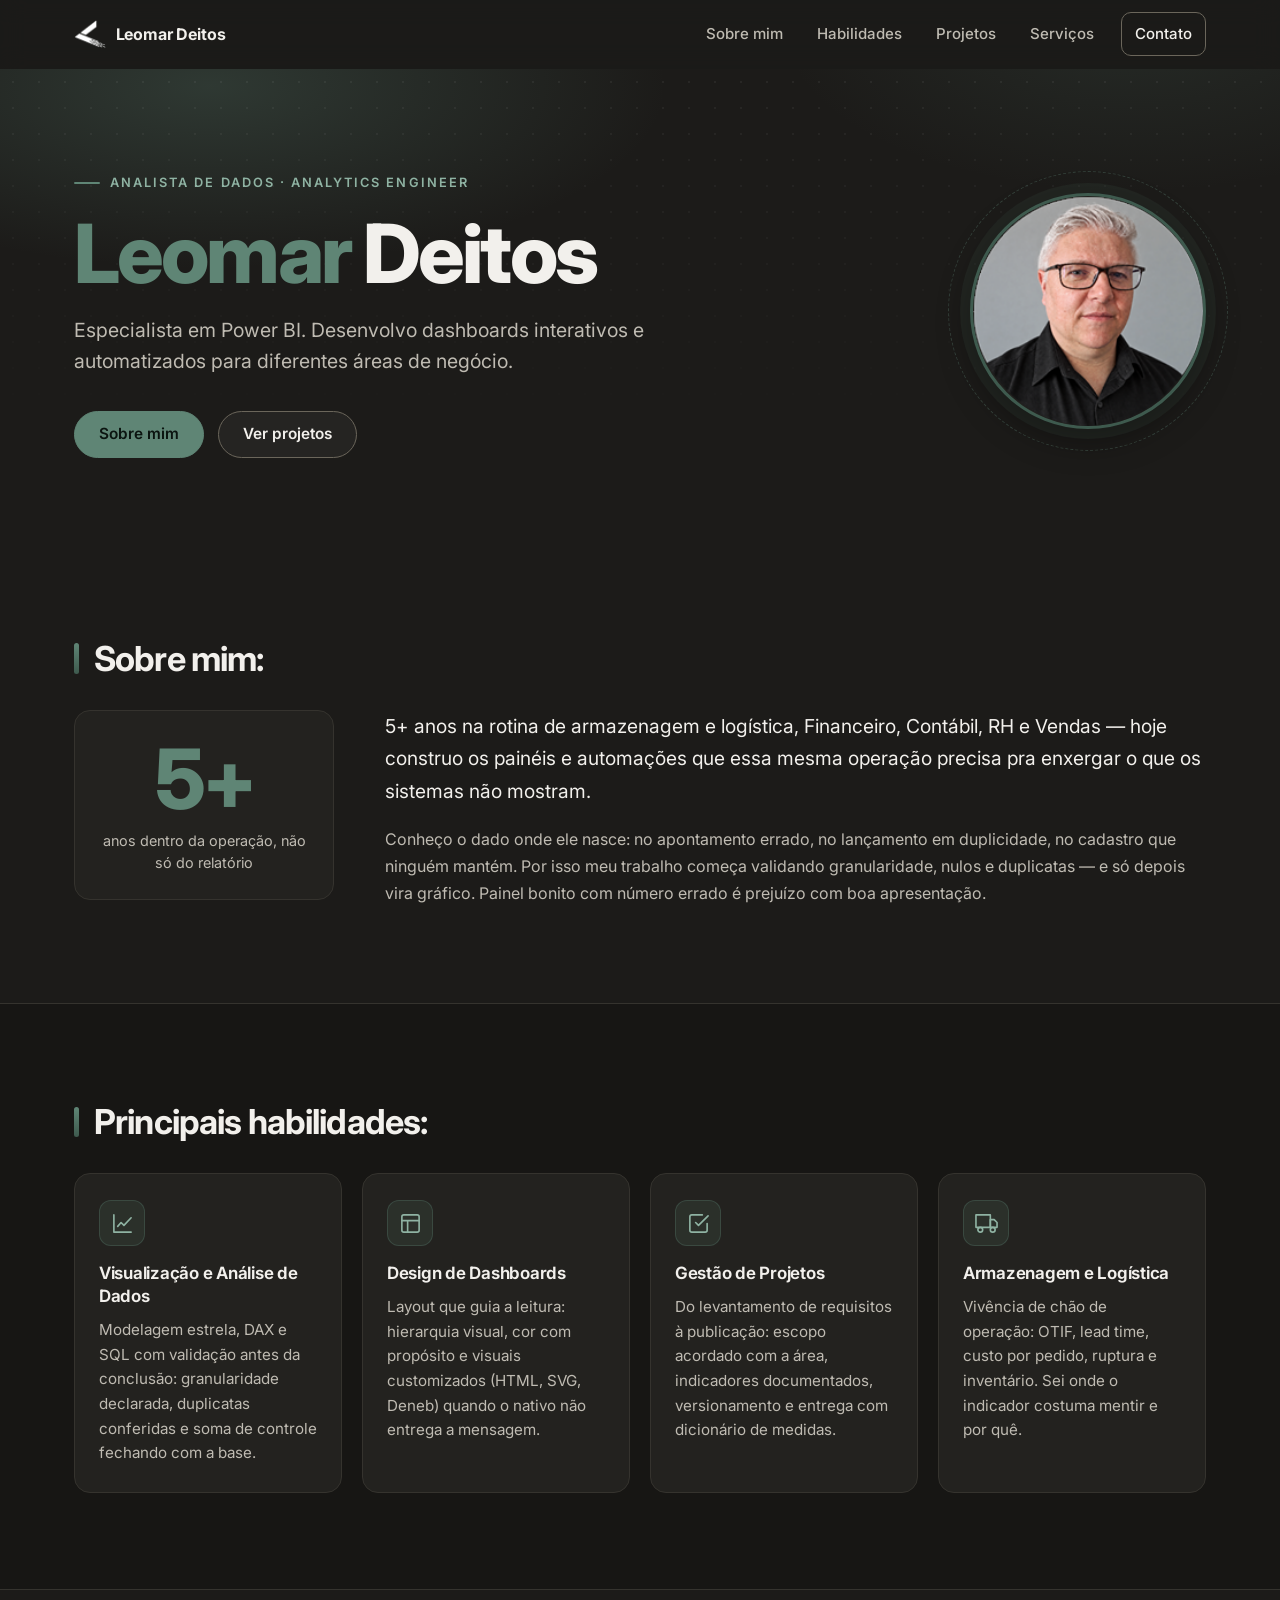
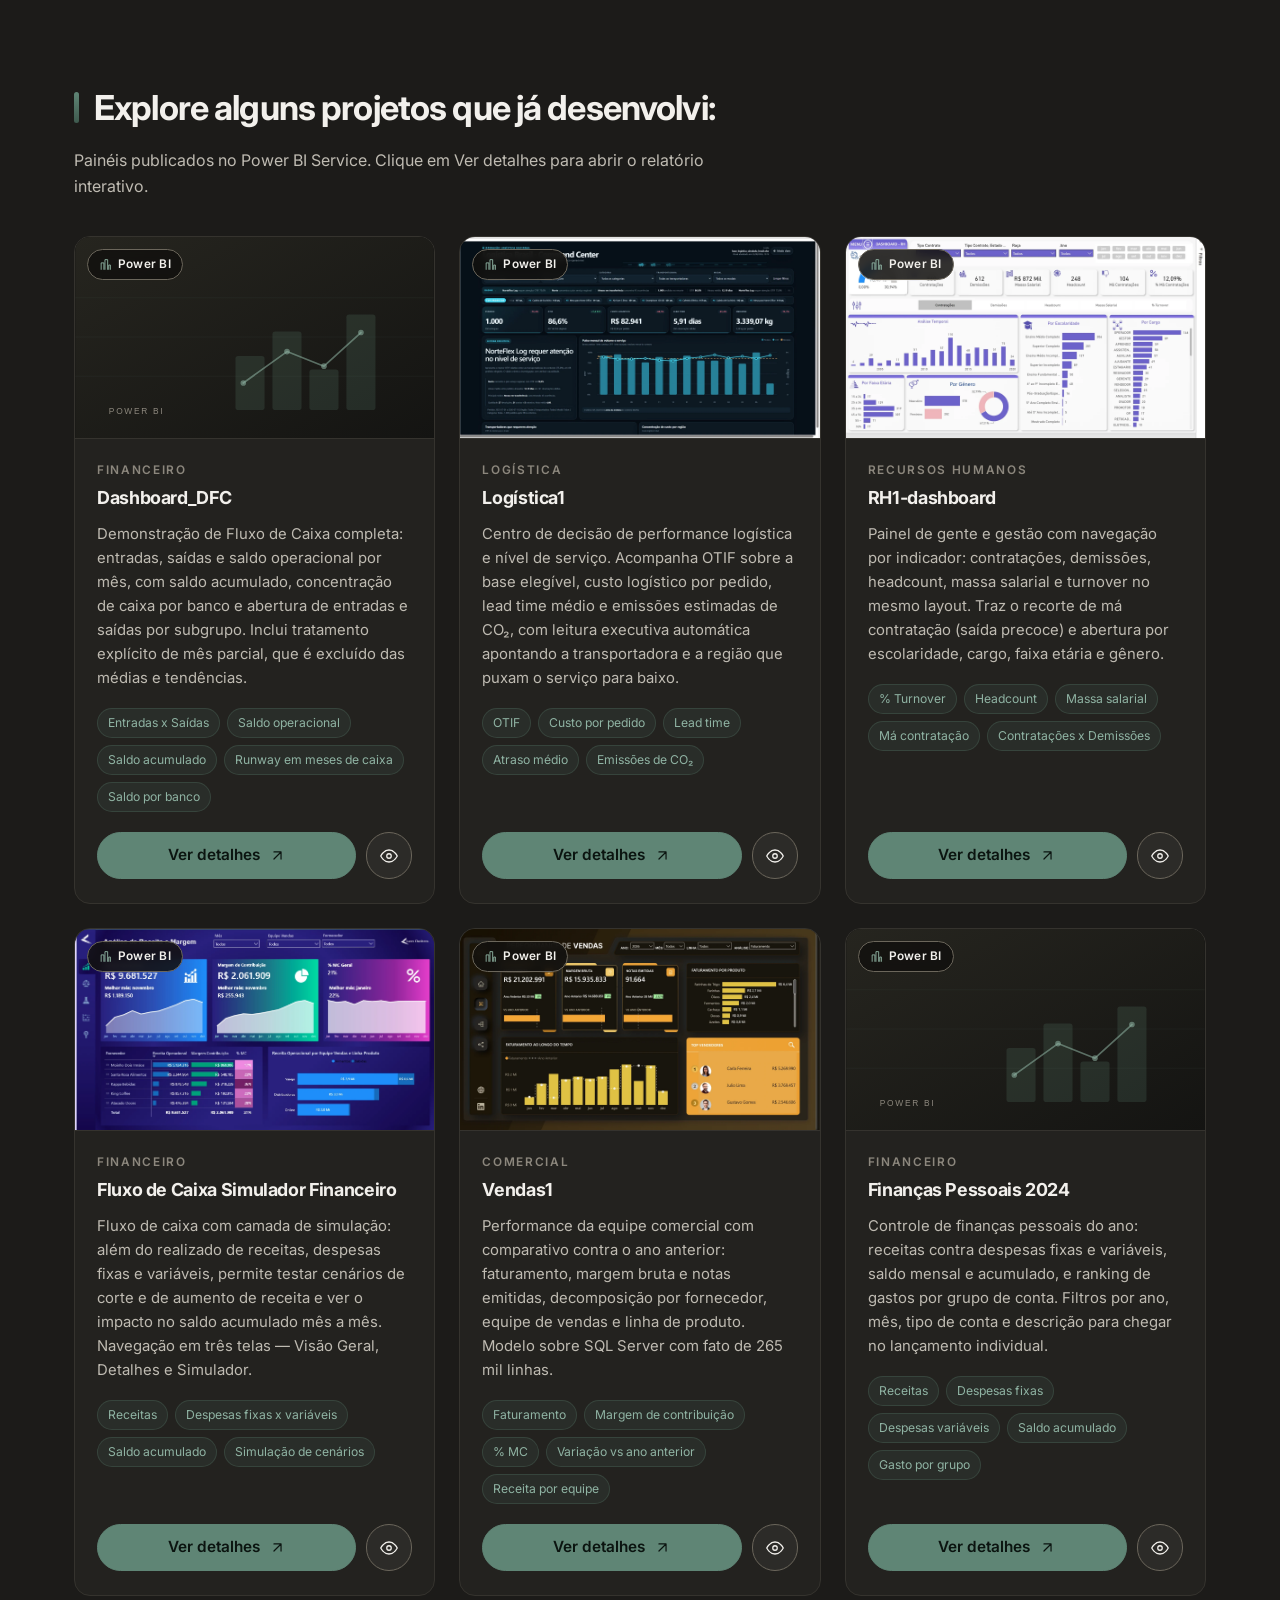
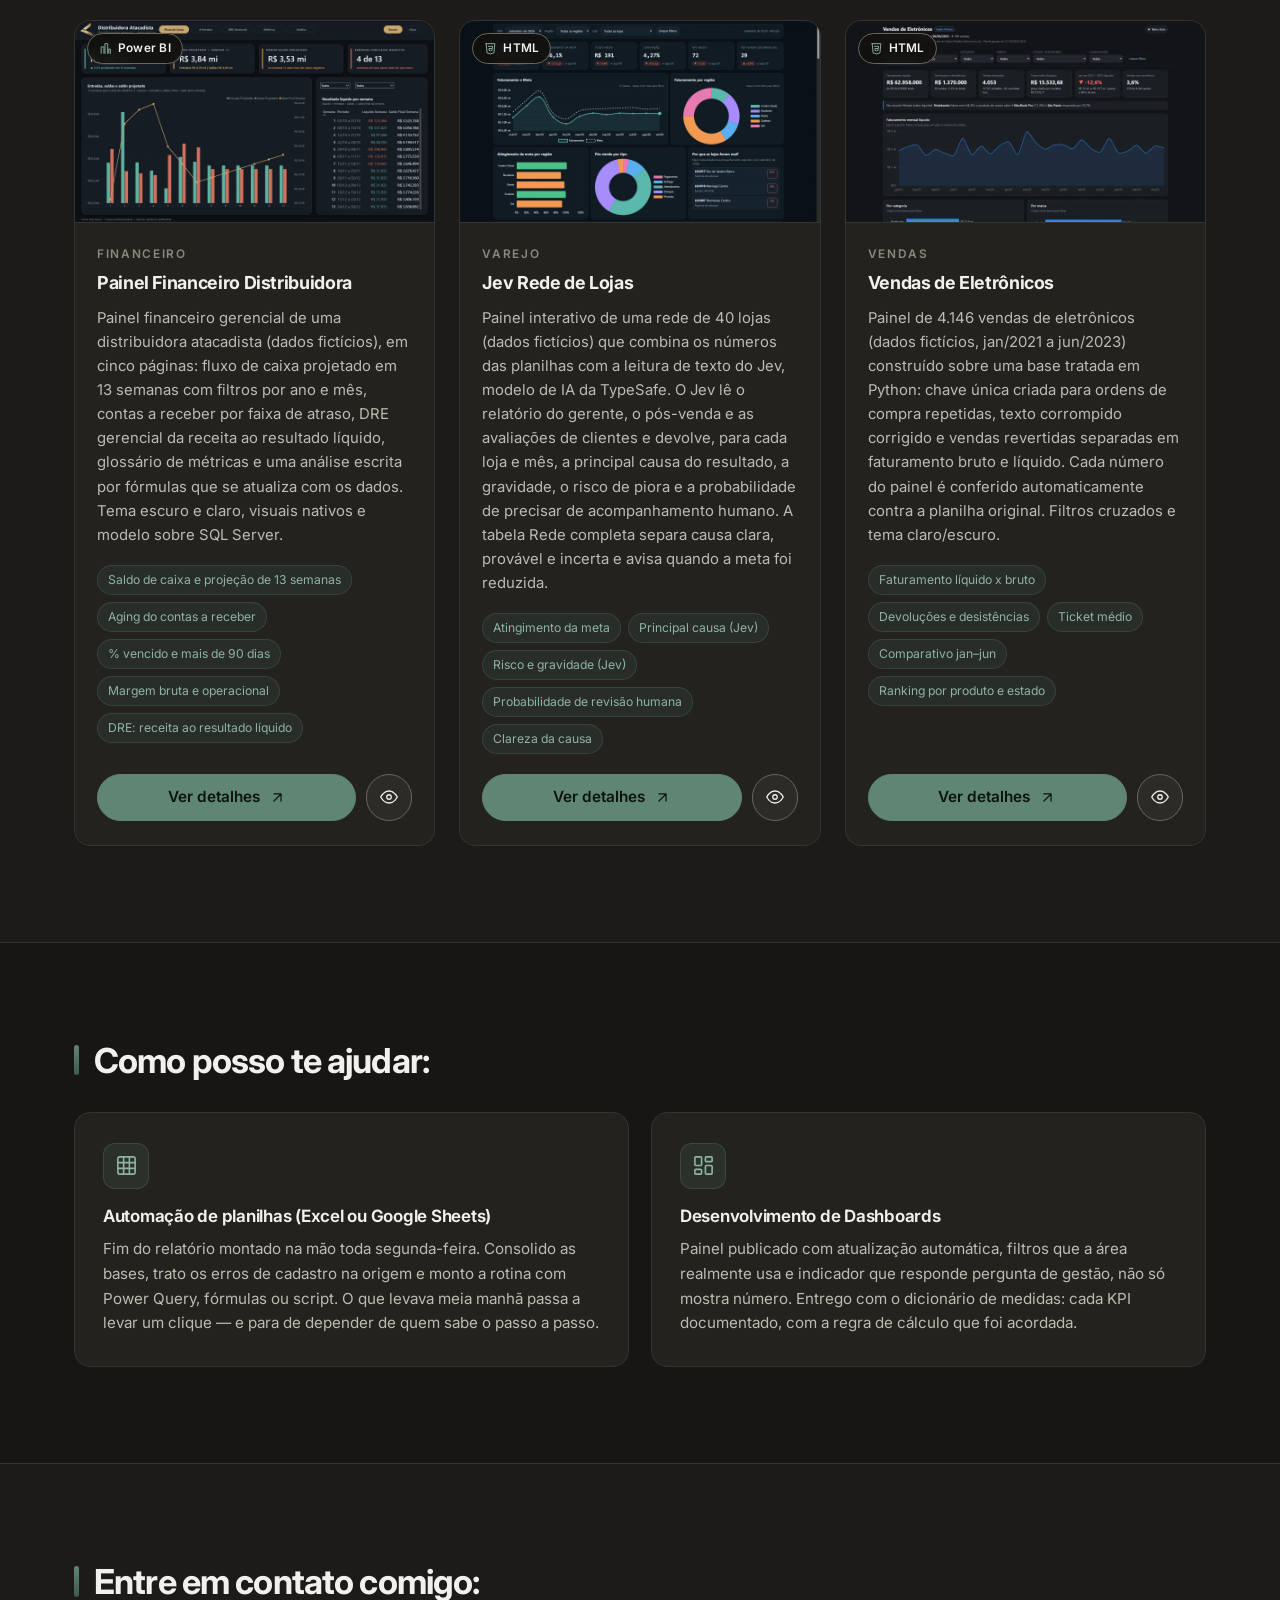
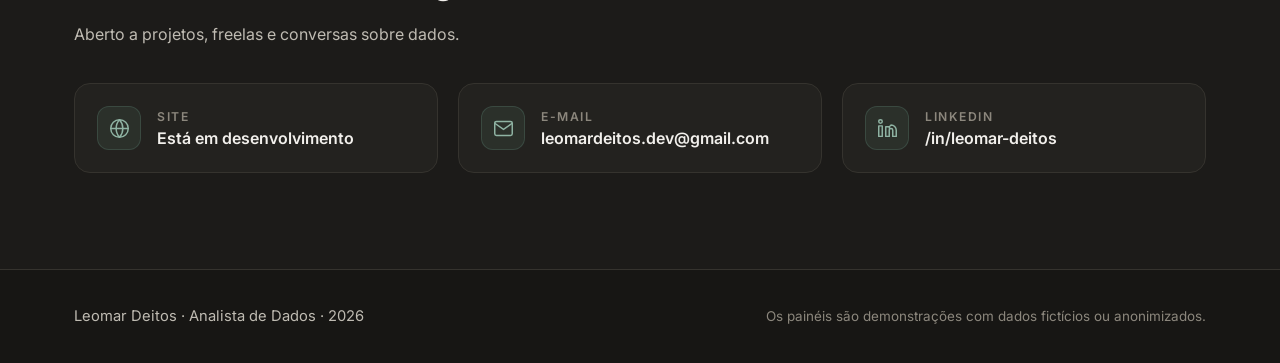
<file: index.html>
<!doctype html>
<html lang="pt-BR">
<head>
<meta charset="utf-8">
<meta name="viewport" content="width=device-width, initial-scale=1">
<title>Leomar Deitos — Analista de Dados e Especialista em Power BI</title>
<meta name="description" content="Especialista em Power BI. Dashboards interativos e automatizados para Financeiro, Logística, RH, Vendas e Contábil.">
<meta name="author" content="Leomar Deitos">
<meta name="theme-color" content="#1C1B19">

<meta property="og:type" content="website">
<meta property="og:title" content="Leomar Deitos — Analista de Dados e Especialista em Power BI">
<meta property="og:description" content="Dashboards interativos e automatizados para diferentes áreas de negócio.">
<meta property="og:image" content="assets/img/logo.png">
<meta name="twitter:card" content="summary_large_image">

<link rel="icon" href="assets/img/logo.png">
<link rel="preconnect" href="https://fonts.googleapis.com">
<link rel="preconnect" href="https://fonts.gstatic.com" crossorigin>
<link rel="stylesheet" href="https://fonts.googleapis.com/css2?family=Inter:wght@400;500;600;700;800&display=swap">
<link rel="stylesheet" href="assets/css/portfolio.css">
</head>
<body>

<a class="pular-link" href="#conteudo">Pular para o conteúdo</a>

<!-- ======================= TOPO ======================= -->
<header class="topo" id="topo">
  <div class="container topo__interno">
    <a class="topo__marca" href="#inicio">
      <img src="assets/img/logo.png" alt="" class="topo__logo" data-bind="site.logo:src">
      <span data-bind="site.nomeMenu">Leomar Deitos</span>
    </a>

    <button class="topo__botao-menu" type="button" aria-expanded="false" aria-controls="menu-principal">
      <span class="sr-only">Abrir menu</span>
      <span class="hamburguer" aria-hidden="true"></span>
    </button>

    <nav class="topo__nav" id="menu-principal" aria-label="Navegação principal">
      <a href="#sobre-mim">Sobre mim</a>
      <a href="#habilidades">Habilidades</a>
      <a href="#projetos">Projetos</a>
      <a href="#ajuda">Serviços</a>
      <a href="#contato" class="topo__cta">Contato</a>
    </nav>
  </div>
</header>

<main id="conteudo">

  <!-- ======================= HERO ======================= -->
  <section class="hero" id="inicio">
    <div class="hero__brilho" aria-hidden="true"></div>
    <div class="hero__grade" aria-hidden="true"></div>

    <div class="container hero__interno">
      <div class="hero__texto">
        <p class="hero__rotulo" data-bind="hero.rotulo">Analista de Dados · Analytics Engineer</p>
        <h1 class="hero__nome">
          <span class="verde" data-bind="hero.nomeDestaque">Leomar</span>
          <span data-bind="hero.nomeResto">Deitos</span>
        </h1>
        <p class="hero__subtitulo" data-bind="hero.subtitulo">
          Especialista em Power BI. Desenvolvo dashboards interativos e automatizados para diferentes áreas de negócio.
        </p>
        <div class="hero__acoes">
          <a class="btn btn--primario" href="#sobre-mim" data-bind="hero.botaoTexto|hero.botaoHref:href">Sobre mim</a>
          <a class="btn btn--secundario" href="#projetos" data-bind="hero.botaoSecundarioTexto|hero.botaoSecundarioHref:href">Ver projetos</a>
        </div>
      </div>

      <div class="hero__foto-area">
        <div class="hero__foto-anel" aria-hidden="true"></div>
        <img class="hero__foto" id="hero-foto" src="assets/img/perfil-2.webp" alt="Foto de Leomar Deitos">
      </div>
    </div>
  </section>

  <!-- ======================= SOBRE MIM ======================= -->
  <section class="secao" id="sobre-mim">
    <div class="container">
      <h2 class="titulo-barra" data-bind="sobre.titulo">Sobre mim:</h2>

      <div class="sobre__grade">
        <div class="sobre__numero-bloco">
          <span class="sobre__numero" data-bind="sobre.numero">5+</span>
          <span class="sobre__numero-legenda" data-bind="sobre.numeroLegenda">anos dentro da operação, não só do relatório</span>
        </div>
        <div class="sobre__texto-bloco">
          <p class="sobre__texto" data-bind="sobre.texto"></p>
          <p class="sobre__texto sobre__texto--secundario" data-bind="sobre.textoComplementar"></p>
        </div>
      </div>
    </div>
  </section>

  <!-- ======================= HABILIDADES ======================= -->
  <section class="secao secao--alt" id="habilidades">
    <div class="container">
      <h2 class="titulo-barra" data-bind="habilidades.titulo">Principais habilidades:</h2>
      <div class="grade-habilidades" id="lista-habilidades"></div>
    </div>
  </section>

  <!-- ======================= PROJETOS ======================= -->
  <section class="secao" id="projetos">
    <div class="container">
      <h2 class="titulo-barra" data-bind="projetos.titulo">Explore alguns projetos que já desenvolvi:</h2>
      <p class="secao__subtitulo" data-bind="projetos.subtitulo"></p>
      <div class="grade-projetos" id="lista-projetos"></div>
    </div>
  </section>

  <!-- ======================= COMO POSSO AJUDAR ======================= -->
  <section class="secao secao--alt" id="ajuda">
    <div class="container">
      <h2 class="titulo-barra" data-bind="ajuda.titulo">Como posso te ajudar:</h2>
      <div class="grade-ajuda" id="lista-ajuda"></div>
    </div>
  </section>

  <!-- ======================= CONTATO ======================= -->
  <section class="secao" id="contato">
    <div class="container">
      <h2 class="titulo-barra" data-bind="contato.titulo">Entre em contato comigo:</h2>
      <p class="secao__subtitulo" data-bind="contato.subtitulo"></p>
      <div class="grade-contato" id="lista-contato"></div>
    </div>
  </section>

</main>

<footer class="rodape">
  <div class="container rodape__interno">
    <p class="rodape__texto"><span data-bind="rodape.texto">Leomar Deitos · Analista de Dados</span> · <span id="ano"></span></p>
    <p class="rodape__nota" data-bind="rodape.nota"></p>
  </div>
</footer>

<!-- ======================= MODAL DE VISUALIZAÇÃO ======================= -->
<div class="modal" id="modal" hidden>
  <div class="modal__fundo" data-fechar-modal></div>
  <div class="modal__caixa" role="dialog" aria-modal="true" aria-labelledby="modal-titulo">
    <div class="modal__topo">
      <h3 class="modal__titulo" id="modal-titulo"></h3>
      <div class="modal__acoes">
        <a class="btn btn--pequeno btn--secundario" id="modal-abrir" href="#" target="_blank" rel="noopener">Abrir em nova aba</a>
        <button class="modal__fechar" type="button" data-fechar-modal aria-label="Fechar">&times;</button>
      </div>
    </div>
    <div class="modal__corpo" id="modal-corpo"></div>
  </div>
</div>

<script src="assets/js/conteudo-padrao.js"></script>
<script src="assets/js/site.js"></script>
</body>
</html>
</file>
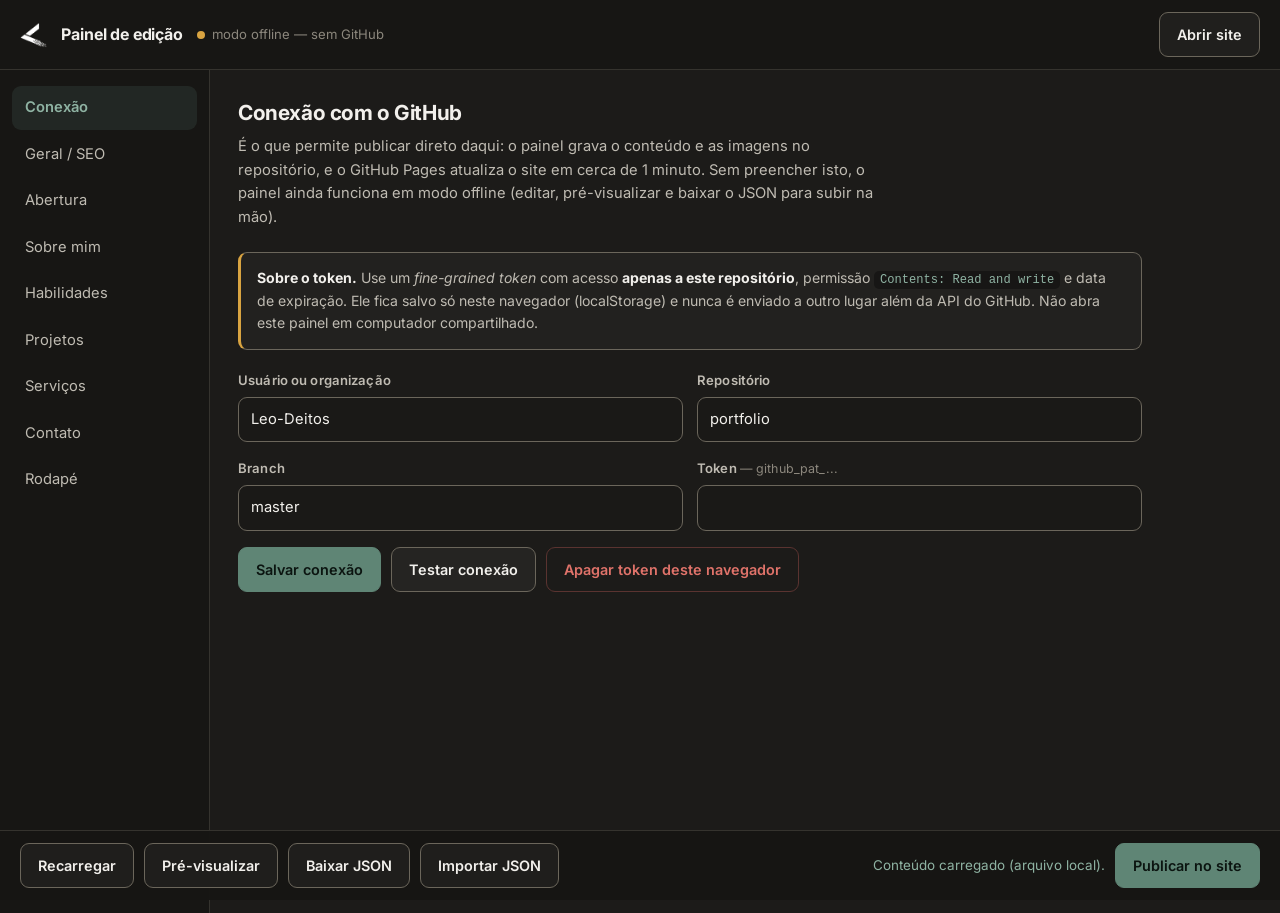
<file: admin.html>
<!doctype html>
<html lang="pt-BR">
<head>
<meta charset="utf-8">
<meta name="viewport" content="width=device-width, initial-scale=1">
<meta name="robots" content="noindex, nofollow">
<title>Painel de edição — Portfólio Leomar Deitos</title>
<link rel="icon" href="assets/img/logo.png">
<link rel="preconnect" href="https://fonts.googleapis.com">
<link rel="preconnect" href="https://fonts.gstatic.com" crossorigin>
<link rel="stylesheet" href="https://fonts.googleapis.com/css2?family=Inter:wght@400;500;600;700&display=swap">
<style>
:root{
  --bg:#1C1B19; --bg-alt:#171614; --card:#23221F; --card-2:#2A2825;
  --linha:#35332E; --linha-forte:#6B665B;
  --txt:#F2F0EC; --txt-2:#BFBBB2; --txt-3:#8C877D;
  --verde:#5F8575; --verde-claro:#8FB3A3; --verde-tinta:#0B1410;
  --erro:#E0736A; --alerta:#D9A441;
  --raio:12px; --fonte:"Inter",system-ui,-apple-system,"Segoe UI",Roboto,Arial,sans-serif;
}
*,*::before,*::after{box-sizing:border-box}
body{margin:0;background:var(--bg);color:var(--txt);font-family:var(--fonte);font-size:15px;line-height:1.6}
a{color:var(--verde-claro)}
:focus-visible{outline:2px solid var(--verde-claro);outline-offset:2px;border-radius:4px}

/* topo */
.painel-topo{position:sticky;top:0;z-index:20;display:flex;align-items:center;gap:14px;flex-wrap:wrap;
  padding:12px 20px;background:rgba(23,22,20,.96);border-bottom:1px solid var(--linha);backdrop-filter:blur(10px)}
.painel-topo img{height:26px}
.painel-topo h1{margin:0;font-size:1rem;font-weight:700;letter-spacing:-.01em}
.painel-topo .espaco{flex:1}
.estado{font-size:.82rem;color:var(--txt-3);display:flex;align-items:center;gap:7px}
.ponto{width:8px;height:8px;border-radius:50%;background:var(--txt-3)}
.ponto.ok{background:var(--verde)} .ponto.erro{background:var(--erro)} .ponto.pend{background:var(--alerta)}

/* layout */
.layout{display:grid;grid-template-columns:210px minmax(0,1fr);gap:0;min-height:calc(100vh - 57px)}
.abas{border-right:1px solid var(--linha);background:var(--bg-alt);padding:16px 12px;display:flex;flex-direction:column;gap:3px}
.abas button{display:block;width:100%;text-align:left;background:transparent;border:0;color:var(--txt-2);
  padding:10px 13px;border-radius:9px;cursor:pointer;font:inherit;font-size:.92rem}
.abas button:hover{background:#ffffff0d;color:var(--txt)}
.abas button.ativa{background:rgba(95,133,117,.16);color:var(--verde-claro);font-weight:600}
.conteudo{padding:26px 28px 90px;max-width:960px}
.painel{display:none} .painel.ativo{display:block}

h2.secao-titulo{margin:0 0 6px;font-size:1.3rem;letter-spacing:-.02em}
p.secao-ajuda{margin:0 0 22px;color:var(--txt-2);font-size:.92rem;max-width:72ch}

/* campos */
.campo{margin-bottom:16px}
.campo label{display:block;font-size:.82rem;font-weight:600;color:var(--txt-2);margin-bottom:6px;letter-spacing:.01em}
.campo .dica{font-weight:400;color:var(--txt-3);font-size:.78rem}
input[type=text],input[type=url],input[type=password],textarea,select{
  width:100%;background:#1A1917;border:1px solid var(--linha-forte);color:var(--txt);
  border-radius:9px;padding:10px 12px;font:inherit;font-size:.92rem}
textarea{min-height:92px;resize:vertical;line-height:1.6}
input:focus,textarea:focus,select:focus{border-color:var(--verde);outline:none}
.linha{display:grid;grid-template-columns:repeat(2,minmax(0,1fr));gap:14px}
.check{display:flex;align-items:center;gap:9px;font-size:.9rem;color:var(--txt-2);margin-bottom:10px}
.check input{width:17px;height:17px;accent-color:var(--verde)}

/* botões */
.btn{display:inline-flex;align-items:center;justify-content:center;gap:8px;border-radius:9px;
  padding:10px 17px;font:inherit;font-size:.9rem;font-weight:600;cursor:pointer;border:1px solid transparent;text-decoration:none}
.btn-primario{background:var(--verde);color:var(--verde-tinta);border-color:var(--verde)}
.btn-primario:hover{background:#6F9785}
.btn-sec{background:#ffffff0a;color:var(--txt);border-color:var(--linha-forte)}
.btn-sec:hover{border-color:var(--verde);color:var(--verde-claro)}
.btn-perigo{background:transparent;color:var(--erro);border-color:#5a3330}
.btn-perigo:hover{background:#e0736a14}
.btn-mini{padding:5px 10px;font-size:.8rem;border-radius:7px}
.btn:disabled{opacity:.5;cursor:not-allowed}

/* blocos de item (listas) */
.item{border:1px solid var(--linha);background:var(--card);border-radius:var(--raio);padding:18px;margin-bottom:14px}
.item__topo{display:flex;align-items:center;gap:10px;margin-bottom:14px}
.item__nome{font-weight:650;flex:1;font-size:.96rem}
.item__ordem{display:flex;gap:5px}

/* preview de imagem */
.img-campo{display:flex;gap:14px;align-items:flex-start;flex-wrap:wrap}
.img-previa{width:150px;aspect-ratio:16/9;object-fit:cover;border-radius:9px;border:1px solid var(--linha-forte);background:#111}
.img-previa.redonda{aspect-ratio:1;width:84px;border-radius:50%}
.img-acoes{flex:1;min-width:230px;display:flex;flex-direction:column;gap:8px}
input[type=file]{font-size:.85rem;color:var(--txt-2)}
input[type=file]::file-selector-button{background:#ffffff0a;color:var(--txt);border:1px solid var(--linha-forte);
  border-radius:7px;padding:7px 12px;margin-right:10px;cursor:pointer;font:inherit;font-size:.85rem}

/* barra de ações fixa */
.barra-acoes{position:fixed;bottom:0;left:0;right:0;z-index:30;display:flex;gap:10px;flex-wrap:wrap;align-items:center;
  padding:12px 20px;background:rgba(23,22,20,.97);border-top:1px solid var(--linha);backdrop-filter:blur(10px)}
.barra-acoes .espaco{flex:1}
.log{font-size:.84rem;color:var(--txt-2)}
.log.ok{color:var(--verde-claro)} .log.erro{color:var(--erro)}

.aviso{border:1px solid var(--linha-forte);background:#ffffff07;border-left:3px solid var(--alerta);
  border-radius:9px;padding:14px 16px;margin-bottom:20px;font-size:.88rem;color:var(--txt-2)}
.aviso strong{color:var(--txt)}
.aviso.verde{border-left-color:var(--verde)}
code{background:#00000055;padding:2px 6px;border-radius:5px;font-size:.86em;color:var(--verde-claro)}

@media (max-width:780px){
  .layout{grid-template-columns:1fr}
  .abas{flex-direction:row;overflow-x:auto;border-right:0;border-bottom:1px solid var(--linha);padding:10px}
  .abas button{white-space:nowrap;width:auto}
  .conteudo{padding:20px 16px 120px}
  .linha{grid-template-columns:1fr}
}
</style>
</head>
<body>

<header class="painel-topo">
  <img src="assets/img/logo.png" alt="">
  <h1>Painel de edição</h1>
  <span class="estado"><span class="ponto" id="ponto-conexao"></span><span id="txt-conexao">sem conexão</span></span>
  <span class="espaco"></span>
  <a class="btn btn-sec" href="index.html" target="_blank" rel="noopener">Abrir site</a>
</header>

<div class="layout">
  <nav class="abas" id="abas" aria-label="Seções do painel"></nav>
  <div class="conteudo" id="conteudo"></div>
</div>

<div class="barra-acoes">
  <button class="btn btn-sec" id="btn-recarregar" type="button">Recarregar</button>
  <button class="btn btn-sec" id="btn-previa" type="button">Pré-visualizar</button>
  <button class="btn btn-sec" id="btn-baixar" type="button">Baixar JSON</button>
  <label class="btn btn-sec" for="importar-json" style="margin:0">Importar JSON</label>
  <input type="file" id="importar-json" accept="application/json,.json" hidden>
  <span class="espaco"></span>
  <span class="log" id="log"></span>
  <button class="btn btn-primario" id="btn-publicar" type="button">Publicar no site</button>
</div>

<script src="assets/js/conteudo-padrao.js"></script>
<script src="assets/js/admin.js"></script>
</body>
</html>
</file>
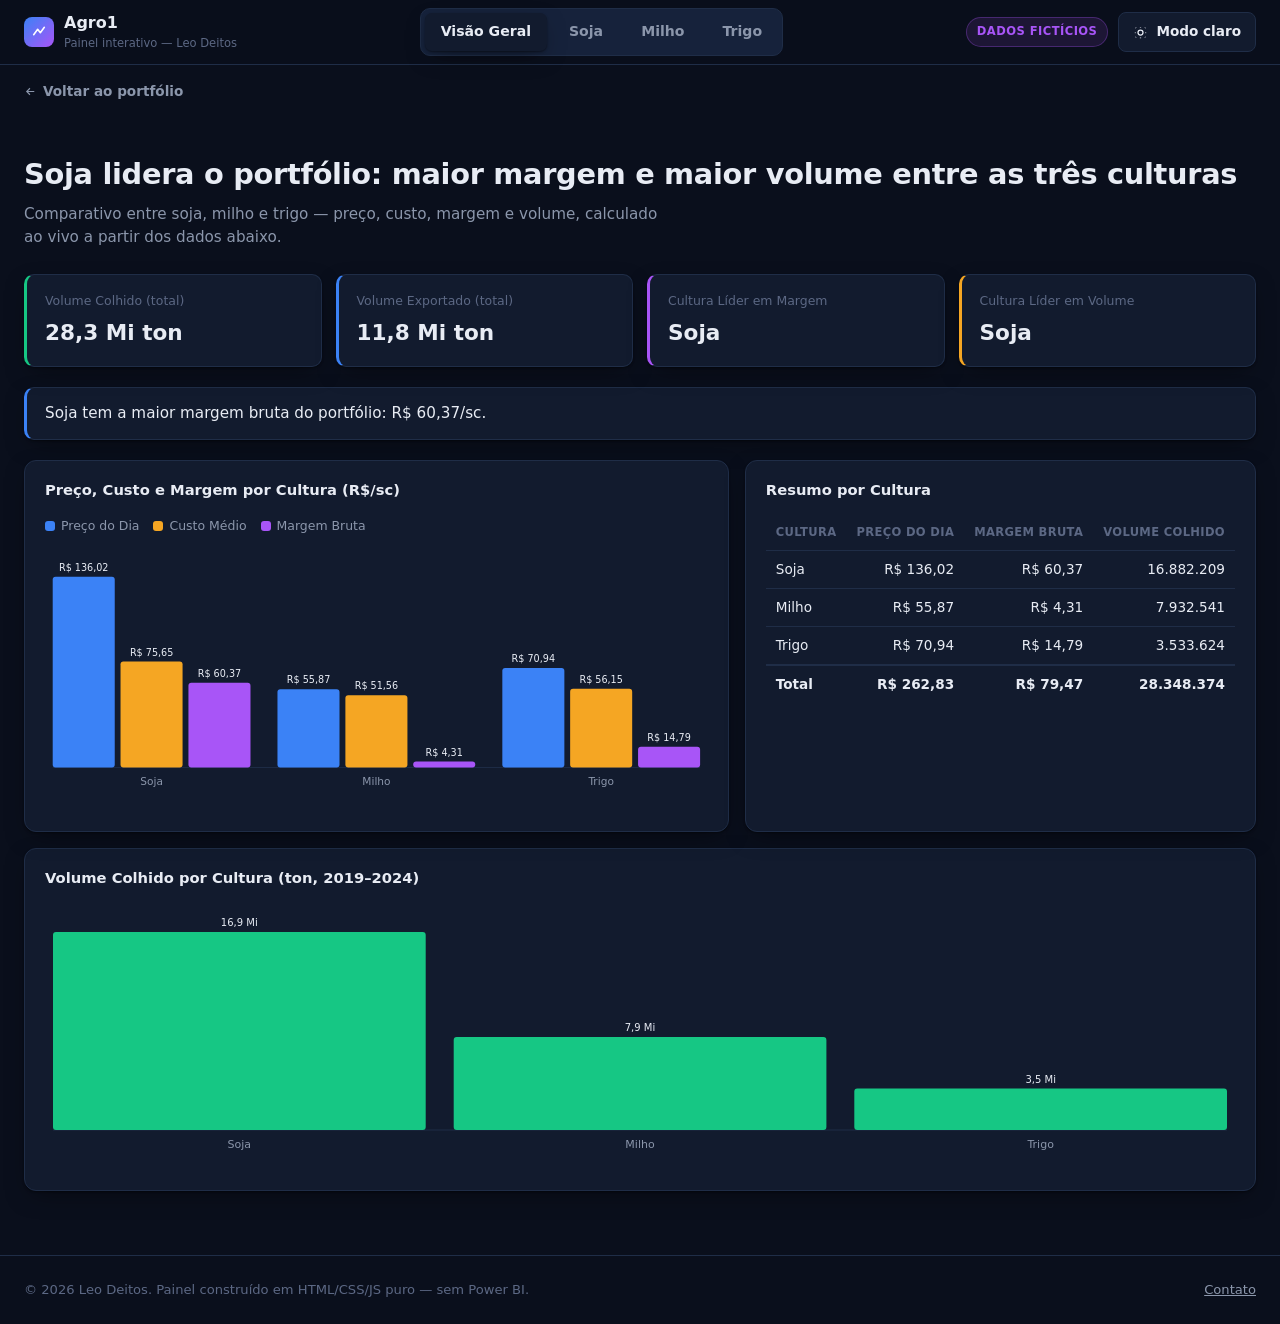
<file: projects/agro1-dashboard.html>
<!doctype html>
<html lang="pt-BR" data-theme="dark">
<head>
<meta charset="UTF-8" />
<meta name="viewport" content="width=device-width, initial-scale=1.0" />
<title>Agro1 — Painel Interativo | Leo Deitos</title>
<meta name="description" content="Painel interativo (HTML/JS, sem Power BI) de cotações de grãos — dados fictícios para portfólio." />
<link rel="icon" href="data:image/svg+xml,<svg xmlns=%22http://www.w3.org/2000/svg%22 viewBox=%220 0 100 100%22><rect width=%22100%22 height=%22100%22 rx=%2220%22 fill=%22%230a0f1c%22/><path d=%22M20 70 L45 30 L60 55 L80 25%22 stroke=%22%233b82f6%22 stroke-width=%228%22 fill=%22none%22 stroke-linecap=%22round%22 stroke-linejoin=%22round%22/></svg>" />
<style>
:root {
  color-scheme: light;
  --bg: #f7f8fa;
  --surface: #ffffff;
  --surface-2: #f1f4f8;
  --border: #e2e8f0;
  --text: #101828;
  --text-muted: #475569;
  --text-faint: #94a3b8;
  --blue: #2563eb;
  --orange: #b45309;
  --purple: #9333ea;
  --green: #0ea45f;
  --shadow: 0 1px 2px rgba(16,24,40,.06), 0 4px 16px -4px rgba(16,24,40,.10);
}
:root[data-theme="dark"] {
  color-scheme: dark;
  --bg: #0a0f1c;
  --surface: #121b2e;
  --surface-2: #16223b;
  --border: #1f2d47;
  --text: #e8ecf4;
  --text-muted: #8b96ab;
  --text-faint: #5c6884;
  --blue: #3b82f6;
  --orange: #f5a623;
  --purple: #a855f7;
  --green: #16c784;
  --shadow: 0 1px 2px rgba(0,0,0,.4), 0 8px 24px -8px rgba(0,0,0,.5);
}
* { box-sizing: border-box; }
html { scroll-behavior: smooth; background: var(--bg); }
body {
  margin: 0; background: var(--bg); color: var(--text);
  font-family: "Segoe UI", "Inter", system-ui, -apple-system, "Helvetica Neue", Arial, sans-serif;
  line-height: 1.55; transition: background .2s ease, color .2s ease;
}
.container { max-width: 1280px; margin: 0 auto; padding: 0 24px; }
a { color: inherit; }
button { font: inherit; cursor: pointer; }
svg text { font-family: inherit; }

/* header */
.topbar {
  position: sticky; top: 0; z-index: 20;
  background: color-mix(in srgb, var(--bg) 85%, transparent);
  backdrop-filter: blur(10px);
  border-bottom: 1px solid var(--border);
}
.topbar .container { display: flex; align-items: center; justify-content: space-between; height: 64px; gap: 16px; flex-wrap: wrap; }
.brand { display: flex; align-items: center; gap: 10px; font-weight: 700; }
.brand-mark { width: 30px; height: 30px; border-radius: 8px; background: linear-gradient(135deg, var(--blue), var(--purple)); display: flex; align-items: center; justify-content: center; flex-shrink: 0; }
.brand-mark svg { width: 16px; height: 16px; }
.brand small { display: block; font-weight: 400; color: var(--text-faint); font-size: .72rem; }

.tabs { display: flex; gap: 6px; background: var(--surface-2); padding: 4px; border-radius: 10px; border: 1px solid var(--border); }
.tab { padding: 8px 16px; border-radius: 7px; border: none; background: transparent; color: var(--text-muted); font-weight: 600; font-size: .88rem; }
.tab.active { background: var(--surface); color: var(--text); box-shadow: var(--shadow); }

.top-actions { display: flex; align-items: center; gap: 10px; }
.theme-btn {
  display: flex; align-items: center; gap: 8px; padding: 8px 14px; border-radius: 8px;
  border: 1px solid var(--border); background: var(--surface); color: var(--text); font-weight: 600; font-size: .85rem;
}
.theme-btn svg { width: 15px; height: 15px; }
.badge-demo {
  font-size: .72rem; font-weight: 700; text-transform: uppercase; letter-spacing: .04em;
  padding: 5px 10px; border-radius: 999px; background: rgba(168,85,247,.12); color: var(--purple);
  border: 1px solid rgba(168,85,247,.3);
}

/* views */
.view { display: none; padding: 32px 0 64px; }
.view.active { display: block; }

.page-head { display: flex; align-items: flex-start; justify-content: space-between; gap: 24px; flex-wrap: wrap; margin-bottom: 24px; }
.page-head h1 { font-size: clamp(1.3rem, 2.6vw, 1.8rem); margin: 0 0 6px; letter-spacing: -.01em; }
.page-head p { margin: 0; color: var(--text-muted); font-size: .95rem; max-width: 640px; }

.year-filter { display: flex; gap: 6px; flex-wrap: wrap; }
.year-btn {
  padding: 7px 14px; border-radius: 999px; border: 1px solid var(--border); background: var(--surface);
  color: var(--text-muted); font-weight: 600; font-size: .85rem;
}
.year-btn.active { background: var(--blue); border-color: var(--blue); color: #fff; }
.year-btn:hover:not(.active) { border-color: var(--blue); color: var(--text); }

/* kpi row */
.kpi-row { display: grid; grid-template-columns: repeat(auto-fit, minmax(220px, 1fr)); gap: 14px; margin-bottom: 20px; }
.kpi-card {
  background: var(--surface); border: 1px solid var(--border); border-left: 3px solid var(--blue);
  border-radius: 10px; padding: 16px 18px; box-shadow: var(--shadow);
}
.kpi-card .label { font-size: .78rem; color: var(--text-faint); margin-bottom: 6px; }
.kpi-card .value { font-size: 1.35rem; font-weight: 700; font-variant-numeric: tabular-nums; }
.kpi-card .delta { font-size: .8rem; margin-top: 4px; font-weight: 600; font-variant-numeric: tabular-nums; }
.kpi-card .delta.up { color: var(--green); }
.kpi-card .delta.down { color: #ef4444; }
.kpi-card .delta.flat { color: var(--text-faint); }

.insight-banner {
  background: var(--surface); border: 1px solid var(--border); border-left: 3px solid var(--blue);
  border-radius: 10px; padding: 14px 18px; margin-bottom: 20px; font-size: .95rem; box-shadow: var(--shadow);
}

/* grid layout */
.grid-2 { display: grid; grid-template-columns: 1.5fr 1fr; gap: 16px; margin-bottom: 16px; }
.grid-1x1 { display: grid; grid-template-columns: 1fr 1fr; gap: 16px; }
@media (max-width: 860px) { .grid-2, .grid-1x1 { grid-template-columns: 1fr; } }

.panel { background: var(--surface); border: 1px solid var(--border); border-radius: 12px; padding: 18px 20px; box-shadow: var(--shadow); }
.panel h3 { margin: 0 0 14px; font-size: .92rem; font-weight: 700; }
.panel .sub { color: var(--text-faint); font-size: .78rem; margin: -10px 0 14px; }

/* table */
table { width: 100%; border-collapse: collapse; font-size: .85rem; }
th, td { text-align: right; padding: 8px 10px; border-bottom: 1px solid var(--border); font-variant-numeric: tabular-nums; white-space: nowrap; }
th:first-child, td:first-child { text-align: left; font-variant-numeric: normal; }
th { color: var(--text-faint); font-weight: 600; font-size: .72rem; text-transform: uppercase; letter-spacing: .03em; }
tbody tr:last-child td { border-bottom: none; }
tbody tr.total td { font-weight: 700; border-top: 2px solid var(--border); }
.table-scroll { overflow-x: auto; max-height: 280px; overflow-y: auto; }

/* legend */
.legend { display: flex; gap: 14px; flex-wrap: wrap; margin-bottom: 10px; font-size: .78rem; color: var(--text-muted); }
.legend span { display: inline-flex; align-items: center; gap: 6px; }
.legend i { width: 10px; height: 10px; border-radius: 3px; display: inline-block; }

footer { border-top: 1px solid var(--border); padding: 24px 0; color: var(--text-faint); font-size: .82rem; }
footer .container { display: flex; justify-content: space-between; flex-wrap: wrap; gap: 8px; }
footer a { color: var(--text-muted); }

.back-link { display: inline-flex; align-items: center; gap: 6px; color: var(--text-muted); font-size: .85rem; font-weight: 600; margin-bottom: 18px; }
.back-link:hover { color: var(--text); }
.back-link svg { width: 13px; height: 13px; }
</style>
</head>
<body>

<header class="topbar">
  <div class="container">
    <div class="brand">
      <span class="brand-mark"><svg viewBox="0 0 24 24" fill="none"><path d="M4 16 L10 8 L14 13 L20 5" stroke="white" stroke-width="2.4" stroke-linecap="round" stroke-linejoin="round"/></svg></span>
      <span>Agro1 <small>Painel interativo — Leo Deitos</small></span>
    </div>
    <nav class="tabs" id="tabs">
      <button class="tab active" data-view="geral">Visão Geral</button>
      <button class="tab" data-view="soja">Soja</button>
      <button class="tab" data-view="milho">Milho</button>
      <button class="tab" data-view="trigo">Trigo</button>
    </nav>
    <div class="top-actions">
      <span class="badge-demo">Dados fictícios</span>
      <button class="theme-btn" id="themeBtn">
        <svg id="themeIcon" viewBox="0 0 24 24" fill="none" stroke="currentColor" stroke-width="2"><path d="M12 3v1M12 20v1M4.2 4.2l.7.7M19.1 19.1l.7.7M3 12h1M20 12h1M4.2 19.8l.7-.7M19.1 4.9l.7-.7"/><circle cx="12" cy="12" r="4"/></svg>
        <span id="themeLabel">Modo claro</span>
      </button>
    </div>
  </div>
</header>

<a class="container" style="display:block;margin-top:16px;" href="../index.html#projetos">
  <span class="back-link"><svg viewBox="0 0 24 24" fill="none" stroke="currentColor" stroke-width="2"><path d="M19 12H5M11 6l-6 6 6 6"/></svg> Voltar ao portfólio</span>
</a>

<!-- ===================== VISÃO GERAL ===================== -->
<section class="view active" id="view-geral">
  <div class="container">
    <div class="page-head">
      <div>
        <h1 id="geralTitle">Carregando…</h1>
        <p>Comparativo entre soja, milho e trigo — preço, custo, margem e volume, calculado ao vivo a partir dos dados abaixo.</p>
      </div>
    </div>

    <div class="kpi-row" id="geralKpis"></div>
    <div class="insight-banner" id="geralInsight"></div>

    <div class="grid-2">
      <div class="panel">
        <h3>Preço, Custo e Margem por Cultura (R$/sc)</h3>
        <div class="legend" id="geralHeroLegend"></div>
        <div id="geralHeroChart"></div>
      </div>
      <div class="panel">
        <h3>Resumo por Cultura</h3>
        <div class="table-scroll"><table id="geralTable"></table></div>
      </div>
    </div>

    <div class="panel">
      <h3>Volume Colhido por Cultura (ton, 2019–2024)</h3>
      <div id="geralVolChart"></div>
    </div>
  </div>
</section>

<!-- ===================== CROP PAGE TEMPLATE (x3, filled by JS) ===================== -->
<section class="view" id="view-soja" data-cultura="Soja"></section>
<section class="view" id="view-milho" data-cultura="Milho"></section>
<section class="view" id="view-trigo" data-cultura="Trigo"></section>

<footer>
  <div class="container">
    <span>© 2026 Leo Deitos. Painel construído em HTML/CSS/JS puro — sem Power BI.</span>
    <a href="../index.html#contato">Contato</a>
  </div>
</footer>

<script id="agro1-data" type="application/json">{"cultura":["Soja","Milho","Trigo"],"safraAnoUF":[{"cultura":"Soja","ano":2019,"uf":"PR","producao":693652,"exportado":379387},{"cultura":"Soja","ano":2019,"uf":"RS","producao":1491662,"exportado":836428},{"cultura":"Soja","ano":2019,"uf":"SC","producao":249635,"exportado":147858},{"cultura":"Soja","ano":2020,"uf":"PR","producao":785495,"exportado":433005},{"cultura":"Soja","ano":2020,"uf":"RS","producao":1675866,"exportado":917158},{"cultura":"Soja","ano":2020,"uf":"SC","producao":265878,"exportado":154308},{"cultura":"Soja","ano":2021,"uf":"PR","producao":724671,"exportado":405119},{"cultura":"Soja","ano":2021,"uf":"RS","producao":1687798,"exportado":984202},{"cultura":"Soja","ano":2021,"uf":"SC","producao":262984,"exportado":154165},{"cultura":"Soja","ano":2022,"uf":"PR","producao":671419,"exportado":366361},{"cultura":"Soja","ano":2022,"uf":"RS","producao":1486295,"exportado":882548},{"cultura":"Soja","ano":2022,"uf":"SC","producao":231009,"exportado":128446},{"cultura":"Soja","ano":2023,"uf":"PR","producao":885237,"exportado":503370},{"cultura":"Soja","ano":2023,"uf":"RS","producao":1829391,"exportado":1009698},{"cultura":"Soja","ano":2023,"uf":"SC","producao":313479,"exportado":184081},{"cultura":"Soja","ano":2024,"uf":"PR","producao":1032767,"exportado":615518},{"cultura":"Soja","ano":2024,"uf":"RS","producao":2238469,"exportado":1372022},{"cultura":"Soja","ano":2024,"uf":"SC","producao":356502,"exportado":208062},{"cultura":"Milho","ano":2019,"uf":"PR","producao":708183,"exportado":158016},{"cultura":"Milho","ano":2019,"uf":"RS","producao":331318,"exportado":73567},{"cultura":"Milho","ano":2019,"uf":"SC","producao":140258,"exportado":29175},{"cultura":"Milho","ano":2020,"uf":"PR","producao":721935,"exportado":154812},{"cultura":"Milho","ano":2020,"uf":"RS","producao":332822,"exportado":70873},{"cultura":"Milho","ano":2020,"uf":"SC","producao":142889,"exportado":30598},{"cultura":"Milho","ano":2021,"uf":"PR","producao":655034,"exportado":141770},{"cultura":"Milho","ano":2021,"uf":"RS","producao":299259,"exportado":63542},{"cultura":"Milho","ano":2021,"uf":"SC","producao":127184,"exportado":29447},{"cultura":"Milho","ano":2022,"uf":"PR","producao":722456,"exportado":161022},{"cultura":"Milho","ano":2022,"uf":"RS","producao":324434,"exportado":73338},{"cultura":"Milho","ano":2022,"uf":"SC","producao":138955,"exportado":30128},{"cultura":"Milho","ano":2023,"uf":"PR","producao":823016,"exportado":184105},{"cultura":"Milho","ano":2023,"uf":"RS","producao":371284,"exportado":83492},{"cultura":"Milho","ano":2023,"uf":"SC","producao":162745,"exportado":36990},{"cultura":"Milho","ano":2024,"uf":"PR","producao":1156379,"exportado":240119},{"cultura":"Milho","ano":2024,"uf":"RS","producao":543456,"exportado":116228},{"cultura":"Milho","ano":2024,"uf":"SC","producao":230934,"exportado":53506},{"cultura":"Trigo","ano":2019,"uf":"PR","producao":95182,"exportado":11168},{"cultura":"Trigo","ano":2019,"uf":"RS","producao":289151,"exportado":34264},{"cultura":"Trigo","ano":2019,"uf":"SC","producao":43393,"exportado":5181},{"cultura":"Trigo","ano":2020,"uf":"PR","producao":103614,"exportado":12056},{"cultura":"Trigo","ano":2020,"uf":"RS","producao":328002,"exportado":38240},{"cultura":"Trigo","ano":2020,"uf":"SC","producao":48325,"exportado":6076},{"cultura":"Trigo","ano":2021,"uf":"PR","producao":111297,"exportado":12906},{"cultura":"Trigo","ano":2021,"uf":"RS","producao":360604,"exportado":43322},{"cultura":"Trigo","ano":2021,"uf":"SC","producao":49331,"exportado":5598},{"cultura":"Trigo","ano":2022,"uf":"PR","producao":83121,"exportado":10127},{"cultura":"Trigo","ano":2022,"uf":"RS","producao":271397,"exportado":32263},{"cultura":"Trigo","ano":2022,"uf":"SC","producao":37638,"exportado":4452},{"cultura":"Trigo","ano":2023,"uf":"PR","producao":128090,"exportado":15425},{"cultura":"Trigo","ano":2023,"uf":"RS","producao":395151,"exportado":49471},{"cultura":"Trigo","ano":2023,"uf":"SC","producao":53811,"exportado":6628},{"cultura":"Trigo","ano":2024,"uf":"PR","producao":256678,"exportado":30938},{"cultura":"Trigo","ano":2024,"uf":"RS","producao":767413,"exportado":93647},{"cultura":"Trigo","ano":2024,"uf":"SC","producao":111426,"exportado":13266}],"safraMesorregiao":[{"cultura":"Soja","mesorregiao":"Noroeste Rio-Grandense","area":739399,"producao":2238469},{"cultura":"Soja","mesorregiao":"Oeste Paranaense","area":189414,"producao":619660},{"cultura":"Soja","mesorregiao":"Sudoeste Paranaense","area":127762,"producao":413107},{"cultura":"Soja","mesorregiao":"Oeste Catarinense","area":121485,"producao":356502},{"cultura":"Milho","mesorregiao":"Noroeste Rio-Grandense","area":84907,"producao":543456},{"cultura":"Milho","mesorregiao":"Oeste Paranaense","area":114287,"producao":693827},{"cultura":"Milho","mesorregiao":"Sudoeste Paranaense","area":67798,"producao":462552},{"cultura":"Milho","mesorregiao":"Oeste Catarinense","area":34064,"producao":230934},{"cultura":"Trigo","mesorregiao":"Noroeste Rio-Grandense","area":299240,"producao":767413},{"cultura":"Trigo","mesorregiao":"Oeste Paranaense","area":56852,"producao":154007},{"cultura":"Trigo","mesorregiao":"Sudoeste Paranaense","area":38080,"producao":102671},{"cultura":"Trigo","mesorregiao":"Oeste Catarinense","area":44520,"producao":111426}],"precoMensal":[{"cultura":"Soja","anoMes":"2019/01","ano":2019,"mes":1,"min":77.52,"med":80.43,"max":83.34,"custo":52.43},{"cultura":"Soja","anoMes":"2019/02","ano":2019,"mes":2,"min":78.33,"med":79.93,"max":81.53,"custo":51.99},{"cultura":"Soja","anoMes":"2019/03","ano":2019,"mes":3,"min":75.02,"med":78.79,"max":82.56,"custo":53.13},{"cultura":"Soja","anoMes":"2019/04","ano":2019,"mes":4,"min":82.18,"med":84.65,"max":87.12,"custo":52.1},{"cultura":"Soja","anoMes":"2019/05","ano":2019,"mes":5,"min":82.75,"med":86.96,"max":91.17,"custo":52.41},{"cultura":"Soja","anoMes":"2019/06","ano":2019,"mes":6,"min":84.83,"med":86.75,"max":88.67,"custo":53.76},{"cultura":"Soja","anoMes":"2019/07","ano":2019,"mes":7,"min":87.29,"med":89.42,"max":91.55,"custo":53.57},{"cultura":"Soja","anoMes":"2019/08","ano":2019,"mes":8,"min":86.22,"med":88.7,"max":91.18,"custo":54.48},{"cultura":"Soja","anoMes":"2019/09","ano":2019,"mes":9,"min":85.38,"med":87.69,"max":90.0,"custo":54.21},{"cultura":"Soja","anoMes":"2019/10","ano":2019,"mes":10,"min":86.11,"med":88.41,"max":90.71,"custo":54.1},{"cultura":"Soja","anoMes":"2019/11","ano":2019,"mes":11,"min":85.21,"med":88.71,"max":92.21,"custo":54.58},{"cultura":"Soja","anoMes":"2019/12","ano":2019,"mes":12,"min":83.42,"med":85.44,"max":87.46,"custo":54.49},{"cultura":"Soja","anoMes":"2020/01","ano":2020,"mes":1,"min":81.16,"med":84.33,"max":87.5,"custo":54.77},{"cultura":"Soja","anoMes":"2020/02","ano":2020,"mes":2,"min":82.46,"med":84.33,"max":86.2,"custo":55.7},{"cultura":"Soja","anoMes":"2020/03","ano":2020,"mes":3,"min":81.72,"med":85.76,"max":89.8,"custo":56.35},{"cultura":"Soja","anoMes":"2020/04","ano":2020,"mes":4,"min":84.49,"med":86.85,"max":89.21,"custo":56.3},{"cultura":"Soja","anoMes":"2020/05","ano":2020,"mes":5,"min":87.57,"med":89.72,"max":91.87,"custo":57.02},{"cultura":"Soja","anoMes":"2020/06","ano":2020,"mes":6,"min":90.37,"med":93.57,"max":96.77,"custo":57.04},{"cultura":"Soja","anoMes":"2020/07","ano":2020,"mes":7,"min":93.69,"med":96.16,"max":98.63,"custo":56.13},{"cultura":"Soja","anoMes":"2020/08","ano":2020,"mes":8,"min":91.35,"med":94.44,"max":97.53,"custo":57.03},{"cultura":"Soja","anoMes":"2020/09","ano":2020,"mes":9,"min":91.87,"med":95.72,"max":99.57,"custo":58.19},{"cultura":"Soja","anoMes":"2020/10","ano":2020,"mes":10,"min":88.26,"med":91.19,"max":94.12,"custo":57.35},{"cultura":"Soja","anoMes":"2020/11","ano":2020,"mes":11,"min":91.68,"med":94.27,"max":96.86,"custo":57.35},{"cultura":"Soja","anoMes":"2020/12","ano":2020,"mes":12,"min":88.12,"med":91.09,"max":94.06,"custo":57.77},{"cultura":"Soja","anoMes":"2021/01","ano":2021,"mes":1,"min":85.48,"med":89.76,"max":94.04,"custo":58.33},{"cultura":"Soja","anoMes":"2021/02","ano":2021,"mes":2,"min":90.32,"med":93.74,"max":97.16,"custo":57.9},{"cultura":"Soja","anoMes":"2021/03","ano":2021,"mes":3,"min":91.68,"med":96.01,"max":100.34,"custo":59.79},{"cultura":"Soja","anoMes":"2021/04","ano":2021,"mes":4,"min":93.29,"med":97.73,"max":102.17,"custo":58.64},{"cultura":"Soja","anoMes":"2021/05","ano":2021,"mes":5,"min":94.89,"med":97.46,"max":100.03,"custo":59.32},{"cultura":"Soja","anoMes":"2021/06","ano":2021,"mes":6,"min":93.84,"med":96.88,"max":99.92,"custo":60.64},{"cultura":"Soja","anoMes":"2021/07","ano":2021,"mes":7,"min":95.07,"med":99.4,"max":103.73,"custo":59.95},{"cultura":"Soja","anoMes":"2021/08","ano":2021,"mes":8,"min":95.84,"med":100.75,"max":105.66,"custo":61.2},{"cultura":"Soja","anoMes":"2021/09","ano":2021,"mes":9,"min":96.89,"med":101.09,"max":105.29,"custo":59.94},{"cultura":"Soja","anoMes":"2021/10","ano":2021,"mes":10,"min":93.62,"med":98.45,"max":103.28,"custo":60.98},{"cultura":"Soja","anoMes":"2021/11","ano":2021,"mes":11,"min":94.44,"med":98.63,"max":102.82,"custo":60.29},{"cultura":"Soja","anoMes":"2021/12","ano":2021,"mes":12,"min":94.46,"med":97.89,"max":101.32,"custo":62.02},{"cultura":"Soja","anoMes":"2022/01","ano":2022,"mes":1,"min":90.47,"med":95.11,"max":99.75,"custo":60.86},{"cultura":"Soja","anoMes":"2022/02","ano":2022,"mes":2,"min":92.26,"med":95.89,"max":99.52,"custo":62.23},{"cultura":"Soja","anoMes":"2022/03","ano":2022,"mes":3,"min":95.38,"med":97.69,"max":100.0,"custo":62.9},{"cultura":"Soja","anoMes":"2022/04","ano":2022,"mes":4,"min":96.11,"med":99.89,"max":103.67,"custo":62.67},{"cultura":"Soja","anoMes":"2022/05","ano":2022,"mes":5,"min":99.43,"med":103.3,"max":107.17,"custo":62.75},{"cultura":"Soja","anoMes":"2022/06","ano":2022,"mes":6,"min":105.79,"med":108.63,"max":111.47,"custo":63.39},{"cultura":"Soja","anoMes":"2022/07","ano":2022,"mes":7,"min":102.18,"med":105.54,"max":108.9,"custo":63.57},{"cultura":"Soja","anoMes":"2022/08","ano":2022,"mes":8,"min":103.19,"med":106.32,"max":109.45,"custo":63.99},{"cultura":"Soja","anoMes":"2022/09","ano":2022,"mes":9,"min":100.81,"med":104.33,"max":107.85,"custo":64.74},{"cultura":"Soja","anoMes":"2022/10","ano":2022,"mes":10,"min":106.62,"med":109.04,"max":111.46,"custo":63.5},{"cultura":"Soja","anoMes":"2022/11","ano":2022,"mes":11,"min":98.08,"med":103.03,"max":107.98,"custo":65.05},{"cultura":"Soja","anoMes":"2022/12","ano":2022,"mes":12,"min":102.48,"med":105.77,"max":109.06,"custo":63.92},{"cultura":"Soja","anoMes":"2023/01","ano":2023,"mes":1,"min":100.82,"med":105.14,"max":109.46,"custo":65.07},{"cultura":"Soja","anoMes":"2023/02","ano":2023,"mes":2,"min":102.52,"med":106.75,"max":110.98,"custo":64.16},{"cultura":"Soja","anoMes":"2023/03","ano":2023,"mes":3,"min":104.21,"med":107.32,"max":110.43,"custo":65.71},{"cultura":"Soja","anoMes":"2023/04","ano":2023,"mes":4,"min":107.77,"med":110.42,"max":113.07,"custo":64.9},{"cultura":"Soja","anoMes":"2023/05","ano":2023,"mes":5,"min":103.54,"med":107.47,"max":111.4,"custo":65.47},{"cultura":"Soja","anoMes":"2023/06","ano":2023,"mes":6,"min":108.24,"med":112.93,"max":117.62,"custo":65.6},{"cultura":"Soja","anoMes":"2023/07","ano":2023,"mes":7,"min":111.33,"med":114.53,"max":117.73,"custo":66.44},{"cultura":"Soja","anoMes":"2023/08","ano":2023,"mes":8,"min":111.48,"med":116.78,"max":122.08,"custo":65.91},{"cultura":"Soja","anoMes":"2023/09","ano":2023,"mes":9,"min":109.7,"med":112.89,"max":116.08,"custo":66.0},{"cultura":"Soja","anoMes":"2023/10","ano":2023,"mes":10,"min":109.48,"med":113.94,"max":118.4,"custo":66.78},{"cultura":"Soja","anoMes":"2023/11","ano":2023,"mes":11,"min":108.12,"med":112.22,"max":116.32,"custo":67.38},{"cultura":"Soja","anoMes":"2023/12","ano":2023,"mes":12,"min":103.86,"med":106.22,"max":108.58,"custo":68.58},{"cultura":"Soja","anoMes":"2024/01","ano":2024,"mes":1,"min":107.63,"med":111.69,"max":115.75,"custo":68.75},{"cultura":"Soja","anoMes":"2024/02","ano":2024,"mes":2,"min":107.55,"med":110.24,"max":112.93,"custo":67.57},{"cultura":"Soja","anoMes":"2024/03","ano":2024,"mes":3,"min":104.91,"med":110.08,"max":115.25,"custo":69.21},{"cultura":"Soja","anoMes":"2024/04","ano":2024,"mes":4,"min":110.73,"med":116.19,"max":121.65,"custo":68.27},{"cultura":"Soja","anoMes":"2024/05","ano":2024,"mes":5,"min":111.93,"med":114.57,"max":117.21,"custo":69.72},{"cultura":"Soja","anoMes":"2024/06","ano":2024,"mes":6,"min":117.4,"med":121.3,"max":125.2,"custo":69.66},{"cultura":"Soja","anoMes":"2024/07","ano":2024,"mes":7,"min":111.9,"med":117.53,"max":123.16,"custo":70.44},{"cultura":"Soja","anoMes":"2024/08","ano":2024,"mes":8,"min":118.34,"med":123.83,"max":129.32,"custo":70.74},{"cultura":"Soja","anoMes":"2024/09","ano":2024,"mes":9,"min":111.42,"med":116.32,"max":121.22,"custo":69.86},{"cultura":"Soja","anoMes":"2024/10","ano":2024,"mes":10,"min":116.05,"med":121.4,"max":126.75,"custo":71.25},{"cultura":"Soja","anoMes":"2024/11","ano":2024,"mes":11,"min":115.58,"med":118.91,"max":122.24,"custo":71.35},{"cultura":"Soja","anoMes":"2024/12","ano":2024,"mes":12,"min":107.54,"med":112.75,"max":117.96,"custo":71.78},{"cultura":"Soja","anoMes":"2025/01","ano":2025,"mes":1,"min":108.08,"med":113.11,"max":118.14,"custo":71.2},{"cultura":"Soja","anoMes":"2025/02","ano":2025,"mes":2,"min":109.32,"med":114.33,"max":119.34,"custo":70.96},{"cultura":"Soja","anoMes":"2025/03","ano":2025,"mes":3,"min":111.11,"med":114.05,"max":116.99,"custo":71.45},{"cultura":"Soja","anoMes":"2025/04","ano":2025,"mes":4,"min":116.49,"med":122.49,"max":128.49,"custo":71.61},{"cultura":"Soja","anoMes":"2025/05","ano":2025,"mes":5,"min":119.67,"med":123.62,"max":127.57,"custo":73.4},{"cultura":"Soja","anoMes":"2025/06","ano":2025,"mes":6,"min":119.16,"med":125.19,"max":131.22,"custo":71.78},{"cultura":"Soja","anoMes":"2025/07","ano":2025,"mes":7,"min":126.68,"med":129.98,"max":133.28,"custo":73.9},{"cultura":"Soja","anoMes":"2025/08","ano":2025,"mes":8,"min":122.09,"med":125.0,"max":127.91,"custo":73.01},{"cultura":"Soja","anoMes":"2025/09","ano":2025,"mes":9,"min":124.03,"med":127.79,"max":131.55,"custo":73.66},{"cultura":"Soja","anoMes":"2025/10","ano":2025,"mes":10,"min":120.73,"med":124.66,"max":128.59,"custo":73.86},{"cultura":"Soja","anoMes":"2025/11","ano":2025,"mes":11,"min":116.05,"med":121.04,"max":126.03,"custo":72.85},{"cultura":"Soja","anoMes":"2025/12","ano":2025,"mes":12,"min":120.09,"med":124.59,"max":129.09,"custo":74.71},{"cultura":"Soja","anoMes":"2026/01","ano":2026,"mes":1,"min":117.84,"med":122.76,"max":127.68,"custo":74.19},{"cultura":"Soja","anoMes":"2026/02","ano":2026,"mes":2,"min":113.79,"med":118.52,"max":123.25,"custo":74.38},{"cultura":"Soja","anoMes":"2026/03","ano":2026,"mes":3,"min":116.52,"med":122.07,"max":127.62,"custo":75.52},{"cultura":"Soja","anoMes":"2026/04","ano":2026,"mes":4,"min":120.86,"med":124.51,"max":128.16,"custo":75.09},{"cultura":"Soja","anoMes":"2026/05","ano":2026,"mes":5,"min":124.38,"med":128.08,"max":131.78,"custo":74.72},{"cultura":"Soja","anoMes":"2026/06","ano":2026,"mes":6,"min":124.35,"med":130.65,"max":136.95,"custo":76.24},{"cultura":"Soja","anoMes":"2026/07","ano":2026,"mes":7,"min":130.79,"med":136.02,"max":141.25,"custo":75.65},{"cultura":"Milho","anoMes":"2019/01","ano":2019,"mes":1,"min":38.5,"med":39.29,"max":40.08,"custo":33.78},{"cultura":"Milho","anoMes":"2019/02","ano":2019,"mes":2,"min":38.23,"med":39.72,"max":41.21,"custo":34.35},{"cultura":"Milho","anoMes":"2019/03","ano":2019,"mes":3,"min":38.88,"med":40.22,"max":41.56,"custo":34.09},{"cultura":"Milho","anoMes":"2019/04","ano":2019,"mes":4,"min":38.39,"med":40.28,"max":42.17,"custo":34.89},{"cultura":"Milho","anoMes":"2019/05","ano":2019,"mes":5,"min":38.38,"med":39.27,"max":40.16,"custo":34.79},{"cultura":"Milho","anoMes":"2019/06","ano":2019,"mes":6,"min":38.71,"med":39.91,"max":41.11,"custo":35.3},{"cultura":"Milho","anoMes":"2019/07","ano":2019,"mes":7,"min":38.11,"med":39.71,"max":41.31,"custo":34.87},{"cultura":"Milho","anoMes":"2019/08","ano":2019,"mes":8,"min":37.33,"med":38.12,"max":38.91,"custo":35.08},{"cultura":"Milho","anoMes":"2019/09","ano":2019,"mes":9,"min":37.02,"med":38.78,"max":40.54,"custo":35.09},{"cultura":"Milho","anoMes":"2019/10","ano":2019,"mes":10,"min":37.52,"med":39.04,"max":40.56,"custo":35.41},{"cultura":"Milho","anoMes":"2019/11","ano":2019,"mes":11,"min":39.04,"med":40.45,"max":41.86,"custo":35.66},{"cultura":"Milho","anoMes":"2019/12","ano":2019,"mes":12,"min":40.46,"med":41.29,"max":42.12,"custo":36.4},{"cultura":"Milho","anoMes":"2020/01","ano":2020,"mes":1,"min":41.53,"med":42.52,"max":43.51,"custo":36.24},{"cultura":"Milho","anoMes":"2020/02","ano":2020,"mes":2,"min":39.73,"med":41.77,"max":43.81,"custo":36.53},{"cultura":"Milho","anoMes":"2020/03","ano":2020,"mes":3,"min":40.71,"med":41.86,"max":43.01,"custo":37.09},{"cultura":"Milho","anoMes":"2020/04","ano":2020,"mes":4,"min":41.05,"med":42.94,"max":44.83,"custo":37.09},{"cultura":"Milho","anoMes":"2020/05","ano":2020,"mes":5,"min":42.32,"med":43.99,"max":45.66,"custo":37.59},{"cultura":"Milho","anoMes":"2020/06","ano":2020,"mes":6,"min":41.55,"med":43.21,"max":44.87,"custo":37.53},{"cultura":"Milho","anoMes":"2020/07","ano":2020,"mes":7,"min":39.84,"med":41.71,"max":43.58,"custo":37.53},{"cultura":"Milho","anoMes":"2020/08","ano":2020,"mes":8,"min":40.56,"med":42.35,"max":44.14,"custo":37.64},{"cultura":"Milho","anoMes":"2020/09","ano":2020,"mes":9,"min":39.66,"med":40.78,"max":41.9,"custo":38.02},{"cultura":"Milho","anoMes":"2020/10","ano":2020,"mes":10,"min":40.95,"med":42.46,"max":43.97,"custo":38.2},{"cultura":"Milho","anoMes":"2020/11","ano":2020,"mes":11,"min":41.04,"med":41.98,"max":42.92,"custo":38.01},{"cultura":"Milho","anoMes":"2020/12","ano":2020,"mes":12,"min":41.67,"med":42.94,"max":44.21,"custo":38.49},{"cultura":"Milho","anoMes":"2021/01","ano":2021,"mes":1,"min":42.38,"med":43.55,"max":44.72,"custo":38.86},{"cultura":"Milho","anoMes":"2021/02","ano":2021,"mes":2,"min":44.86,"med":45.87,"max":46.88,"custo":38.73},{"cultura":"Milho","anoMes":"2021/03","ano":2021,"mes":3,"min":44.36,"med":45.85,"max":47.34,"custo":38.68},{"cultura":"Milho","anoMes":"2021/04","ano":2021,"mes":4,"min":43.39,"med":45.54,"max":47.69,"custo":39.32},{"cultura":"Milho","anoMes":"2021/05","ano":2021,"mes":5,"min":43.84,"med":45.94,"max":48.04,"custo":39.73},{"cultura":"Milho","anoMes":"2021/06","ano":2021,"mes":6,"min":43.63,"med":44.53,"max":45.43,"custo":39.43},{"cultura":"Milho","anoMes":"2021/07","ano":2021,"mes":7,"min":42.9,"med":44.95,"max":47.0,"custo":40.34},{"cultura":"Milho","anoMes":"2021/08","ano":2021,"mes":8,"min":41.85,"med":43.7,"max":45.55,"custo":40.05},{"cultura":"Milho","anoMes":"2021/09","ano":2021,"mes":9,"min":43.0,"med":44.18,"max":45.36,"custo":39.85},{"cultura":"Milho","anoMes":"2021/10","ano":2021,"mes":10,"min":43.25,"med":44.17,"max":45.09,"custo":40.18},{"cultura":"Milho","anoMes":"2021/11","ano":2021,"mes":11,"min":44.15,"med":45.62,"max":47.09,"custo":40.17},{"cultura":"Milho","anoMes":"2021/12","ano":2021,"mes":12,"min":44.97,"med":46.07,"max":47.17,"custo":40.92},{"cultura":"Milho","anoMes":"2022/01","ano":2022,"mes":1,"min":44.39,"med":45.85,"max":47.31,"custo":41.04},{"cultura":"Milho","anoMes":"2022/02","ano":2022,"mes":2,"min":44.82,"med":46.65,"max":48.48,"custo":40.7},{"cultura":"Milho","anoMes":"2022/03","ano":2022,"mes":3,"min":47.31,"med":48.35,"max":49.39,"custo":41.2},{"cultura":"Milho","anoMes":"2022/04","ano":2022,"mes":4,"min":46.2,"med":47.62,"max":49.04,"custo":41.87},{"cultura":"Milho","anoMes":"2022/05","ano":2022,"mes":5,"min":45.7,"med":47.73,"max":49.76,"custo":42.15},{"cultura":"Milho","anoMes":"2022/06","ano":2022,"mes":6,"min":45.72,"med":46.77,"max":47.82,"custo":41.32},{"cultura":"Milho","anoMes":"2022/07","ano":2022,"mes":7,"min":44.62,"med":46.97,"max":49.32,"custo":41.93},{"cultura":"Milho","anoMes":"2022/08","ano":2022,"mes":8,"min":44.84,"med":46.88,"max":48.92,"custo":42.51},{"cultura":"Milho","anoMes":"2022/09","ano":2022,"mes":9,"min":44.87,"med":47.16,"max":49.45,"custo":42.12},{"cultura":"Milho","anoMes":"2022/10","ano":2022,"mes":10,"min":44.42,"med":45.54,"max":46.66,"custo":42.22},{"cultura":"Milho","anoMes":"2022/11","ano":2022,"mes":11,"min":46.42,"med":48.2,"max":49.98,"custo":42.53},{"cultura":"Milho","anoMes":"2022/12","ano":2022,"mes":12,"min":47.25,"med":49.37,"max":51.49,"custo":42.66},{"cultura":"Milho","anoMes":"2023/01","ano":2023,"mes":1,"min":48.06,"med":50.19,"max":52.32,"custo":42.78},{"cultura":"Milho","anoMes":"2023/02","ano":2023,"mes":2,"min":49.16,"med":51.69,"max":54.22,"custo":42.96},{"cultura":"Milho","anoMes":"2023/03","ano":2023,"mes":3,"min":48.26,"med":49.72,"max":51.18,"custo":43.9},{"cultura":"Milho","anoMes":"2023/04","ano":2023,"mes":4,"min":50.9,"med":52.58,"max":54.26,"custo":44.14},{"cultura":"Milho","anoMes":"2023/05","ano":2023,"mes":5,"min":47.45,"med":49.46,"max":51.47,"custo":44.22},{"cultura":"Milho","anoMes":"2023/06","ano":2023,"mes":6,"min":46.79,"med":48.9,"max":51.01,"custo":44.71},{"cultura":"Milho","anoMes":"2023/07","ano":2023,"mes":7,"min":48.56,"med":49.74,"max":50.92,"custo":45.09},{"cultura":"Milho","anoMes":"2023/08","ano":2023,"mes":8,"min":48.32,"med":49.84,"max":51.36,"custo":44.54},{"cultura":"Milho","anoMes":"2023/09","ano":2023,"mes":9,"min":46.89,"med":48.6,"max":50.31,"custo":44.61},{"cultura":"Milho","anoMes":"2023/10","ano":2023,"mes":10,"min":48.22,"med":50.47,"max":52.72,"custo":44.49},{"cultura":"Milho","anoMes":"2023/11","ano":2023,"mes":11,"min":49.67,"med":51.69,"max":53.71,"custo":45.66},{"cultura":"Milho","anoMes":"2023/12","ano":2023,"mes":12,"min":50.33,"med":52.05,"max":53.77,"custo":45.73},{"cultura":"Milho","anoMes":"2024/01","ano":2024,"mes":1,"min":52.48,"med":54.0,"max":55.52,"custo":46.02},{"cultura":"Milho","anoMes":"2024/02","ano":2024,"mes":2,"min":51.7,"med":53.55,"max":55.4,"custo":45.7},{"cultura":"Milho","anoMes":"2024/03","ano":2024,"mes":3,"min":53.11,"med":54.64,"max":56.17,"custo":46.47},{"cultura":"Milho","anoMes":"2024/04","ano":2024,"mes":4,"min":53.7,"med":54.94,"max":56.18,"custo":46.71},{"cultura":"Milho","anoMes":"2024/05","ano":2024,"mes":5,"min":50.82,"med":52.61,"max":54.4,"custo":46.53},{"cultura":"Milho","anoMes":"2024/06","ano":2024,"mes":6,"min":51.25,"med":52.34,"max":53.43,"custo":47.06},{"cultura":"Milho","anoMes":"2024/07","ano":2024,"mes":7,"min":49.68,"med":51.03,"max":52.38,"custo":47.18},{"cultura":"Milho","anoMes":"2024/08","ano":2024,"mes":8,"min":48.69,"med":51.06,"max":53.43,"custo":47.24},{"cultura":"Milho","anoMes":"2024/09","ano":2024,"mes":9,"min":49.79,"med":50.82,"max":51.85,"custo":47.78},{"cultura":"Milho","anoMes":"2024/10","ano":2024,"mes":10,"min":48.58,"med":50.69,"max":52.8,"custo":47.32},{"cultura":"Milho","anoMes":"2024/11","ano":2024,"mes":11,"min":51.51,"med":53.7,"max":55.89,"custo":47.74},{"cultura":"Milho","anoMes":"2024/12","ano":2024,"mes":12,"min":51.65,"med":54.01,"max":56.37,"custo":47.14},{"cultura":"Milho","anoMes":"2025/01","ano":2025,"mes":1,"min":52.08,"med":54.29,"max":56.5,"custo":47.64},{"cultura":"Milho","anoMes":"2025/02","ano":2025,"mes":2,"min":54.47,"med":56.4,"max":58.33,"custo":48.16},{"cultura":"Milho","anoMes":"2025/03","ano":2025,"mes":3,"min":53.97,"med":56.36,"max":58.75,"custo":48.06},{"cultura":"Milho","anoMes":"2025/04","ano":2025,"mes":4,"min":55.66,"med":57.27,"max":58.88,"custo":48.14},{"cultura":"Milho","anoMes":"2025/05","ano":2025,"mes":5,"min":53.41,"med":54.82,"max":56.23,"custo":48.14},{"cultura":"Milho","anoMes":"2025/06","ano":2025,"mes":6,"min":53.09,"med":55.47,"max":57.85,"custo":48.42},{"cultura":"Milho","anoMes":"2025/07","ano":2025,"mes":7,"min":51.82,"med":53.67,"max":55.52,"custo":49.41},{"cultura":"Milho","anoMes":"2025/08","ano":2025,"mes":8,"min":53.66,"med":55.65,"max":57.64,"custo":48.95},{"cultura":"Milho","anoMes":"2025/09","ano":2025,"mes":9,"min":51.4,"med":52.76,"max":54.12,"custo":49.06},{"cultura":"Milho","anoMes":"2025/10","ano":2025,"mes":10,"min":52.39,"med":53.48,"max":54.57,"custo":49.71},{"cultura":"Milho","anoMes":"2025/11","ano":2025,"mes":11,"min":52.02,"med":54.71,"max":57.4,"custo":49.93},{"cultura":"Milho","anoMes":"2025/12","ano":2025,"mes":12,"min":55.98,"med":57.34,"max":58.7,"custo":50.6},{"cultura":"Milho","anoMes":"2026/01","ano":2026,"mes":1,"min":55.18,"med":57.85,"max":60.52,"custo":50.35},{"cultura":"Milho","anoMes":"2026/02","ano":2026,"mes":2,"min":56.78,"med":58.73,"max":60.68,"custo":49.96},{"cultura":"Milho","anoMes":"2026/03","ano":2026,"mes":3,"min":54.95,"med":57.73,"max":60.51,"custo":50.59},{"cultura":"Milho","anoMes":"2026/04","ano":2026,"mes":4,"min":58.49,"med":60.43,"max":62.37,"custo":50.17},{"cultura":"Milho","anoMes":"2026/05","ano":2026,"mes":5,"min":57.95,"med":59.23,"max":60.51,"custo":50.48},{"cultura":"Milho","anoMes":"2026/06","ano":2026,"mes":6,"min":56.51,"med":58.2,"max":59.89,"custo":51.97},{"cultura":"Milho","anoMes":"2026/07","ano":2026,"mes":7,"min":53.47,"med":55.87,"max":58.27,"custo":51.56},{"cultura":"Trigo","anoMes":"2019/01","ano":2019,"mes":1,"min":44.95,"med":46.19,"max":47.43,"custo":36.02},{"cultura":"Trigo","anoMes":"2019/02","ano":2019,"mes":2,"min":43.37,"med":44.86,"max":46.35,"custo":36.61},{"cultura":"Trigo","anoMes":"2019/03","ano":2019,"mes":3,"min":44.89,"med":46.24,"max":47.59,"custo":36.57},{"cultura":"Trigo","anoMes":"2019/04","ano":2019,"mes":4,"min":43.65,"med":45.57,"max":47.49,"custo":37.15},{"cultura":"Trigo","anoMes":"2019/05","ano":2019,"mes":5,"min":44.05,"med":45.24,"max":46.43,"custo":37.05},{"cultura":"Trigo","anoMes":"2019/06","ano":2019,"mes":6,"min":44.96,"med":46.12,"max":47.28,"custo":36.62},{"cultura":"Trigo","anoMes":"2019/07","ano":2019,"mes":7,"min":45.21,"med":46.78,"max":48.35,"custo":37.41},{"cultura":"Trigo","anoMes":"2019/08","ano":2019,"mes":8,"min":47.25,"med":48.56,"max":49.87,"custo":37.76},{"cultura":"Trigo","anoMes":"2019/09","ano":2019,"mes":9,"min":48.71,"med":50.4,"max":52.09,"custo":37.95},{"cultura":"Trigo","anoMes":"2019/10","ano":2019,"mes":10,"min":48.99,"med":51.23,"max":53.47,"custo":38.1},{"cultura":"Trigo","anoMes":"2019/11","ano":2019,"mes":11,"min":47.78,"med":50.19,"max":52.6,"custo":38.09},{"cultura":"Trigo","anoMes":"2019/12","ano":2019,"mes":12,"min":47.35,"med":49.29,"max":51.23,"custo":38.87},{"cultura":"Trigo","anoMes":"2020/01","ano":2020,"mes":1,"min":48.4,"med":49.5,"max":50.6,"custo":38.23},{"cultura":"Trigo","anoMes":"2020/02","ano":2020,"mes":2,"min":45.52,"med":47.54,"max":49.56,"custo":38.91},{"cultura":"Trigo","anoMes":"2020/03","ano":2020,"mes":3,"min":46.27,"med":47.39,"max":48.51,"custo":39.27},{"cultura":"Trigo","anoMes":"2020/04","ano":2020,"mes":4,"min":46.58,"med":48.94,"max":51.3,"custo":39.27},{"cultura":"Trigo","anoMes":"2020/05","ano":2020,"mes":5,"min":48.05,"med":49.15,"max":50.25,"custo":38.94},{"cultura":"Trigo","anoMes":"2020/06","ano":2020,"mes":6,"min":48.57,"med":50.06,"max":51.55,"custo":39.4},{"cultura":"Trigo","anoMes":"2020/07","ano":2020,"mes":7,"min":47.73,"med":50.18,"max":52.63,"custo":40.32},{"cultura":"Trigo","anoMes":"2020/08","ano":2020,"mes":8,"min":50.13,"med":52.69,"max":55.25,"custo":40.74},{"cultura":"Trigo","anoMes":"2020/09","ano":2020,"mes":9,"min":52.13,"med":53.64,"max":55.15,"custo":39.8},{"cultura":"Trigo","anoMes":"2020/10","ano":2020,"mes":10,"min":52.23,"med":54.07,"max":55.91,"custo":40.76},{"cultura":"Trigo","anoMes":"2020/11","ano":2020,"mes":11,"min":52.9,"med":54.28,"max":55.66,"custo":40.9},{"cultura":"Trigo","anoMes":"2020/12","ano":2020,"mes":12,"min":50.96,"med":52.79,"max":54.62,"custo":40.51},{"cultura":"Trigo","anoMes":"2021/01","ano":2021,"mes":1,"min":49.68,"med":51.22,"max":52.76,"custo":41.44},{"cultura":"Trigo","anoMes":"2021/02","ano":2021,"mes":2,"min":50.73,"med":52.29,"max":53.85,"custo":41.69},{"cultura":"Trigo","anoMes":"2021/03","ano":2021,"mes":3,"min":47.98,"med":50.42,"max":52.86,"custo":42.05},{"cultura":"Trigo","anoMes":"2021/04","ano":2021,"mes":4,"min":49.86,"med":51.6,"max":53.34,"custo":41.65},{"cultura":"Trigo","anoMes":"2021/05","ano":2021,"mes":5,"min":49.19,"med":51.73,"max":54.27,"custo":41.98},{"cultura":"Trigo","anoMes":"2021/06","ano":2021,"mes":6,"min":50.83,"med":53.48,"max":56.13,"custo":42.52},{"cultura":"Trigo","anoMes":"2021/07","ano":2021,"mes":7,"min":53.03,"med":54.81,"max":56.59,"custo":42.13},{"cultura":"Trigo","anoMes":"2021/08","ano":2021,"mes":8,"min":52.9,"med":55.26,"max":57.62,"custo":42.91},{"cultura":"Trigo","anoMes":"2021/09","ano":2021,"mes":9,"min":55.77,"med":57.27,"max":58.77,"custo":43.03},{"cultura":"Trigo","anoMes":"2021/10","ano":2021,"mes":10,"min":56.07,"med":57.99,"max":59.91,"custo":43.44},{"cultura":"Trigo","anoMes":"2021/11","ano":2021,"mes":11,"min":52.24,"med":54.94,"max":57.64,"custo":43.55},{"cultura":"Trigo","anoMes":"2021/12","ano":2021,"mes":12,"min":53.35,"med":54.7,"max":56.05,"custo":43.69},{"cultura":"Trigo","anoMes":"2022/01","ano":2022,"mes":1,"min":53.76,"med":55.01,"max":56.26,"custo":44.49},{"cultura":"Trigo","anoMes":"2022/02","ano":2022,"mes":2,"min":53.75,"med":55.63,"max":57.51,"custo":43.55},{"cultura":"Trigo","anoMes":"2022/03","ano":2022,"mes":3,"min":53.3,"med":55.23,"max":57.16,"custo":44.56},{"cultura":"Trigo","anoMes":"2022/04","ano":2022,"mes":4,"min":53.02,"med":54.56,"max":56.1,"custo":44.94},{"cultura":"Trigo","anoMes":"2022/05","ano":2022,"mes":5,"min":55.44,"med":57.0,"max":58.56,"custo":44.78},{"cultura":"Trigo","anoMes":"2022/06","ano":2022,"mes":6,"min":53.53,"med":56.21,"max":58.89,"custo":44.94},{"cultura":"Trigo","anoMes":"2022/07","ano":2022,"mes":7,"min":56.5,"med":59.22,"max":61.94,"custo":44.84},{"cultura":"Trigo","anoMes":"2022/08","ano":2022,"mes":8,"min":58.08,"med":60.03,"max":61.98,"custo":45.96},{"cultura":"Trigo","anoMes":"2022/09","ano":2022,"mes":9,"min":57.05,"med":59.71,"max":62.37,"custo":45.29},{"cultura":"Trigo","anoMes":"2022/10","ano":2022,"mes":10,"min":56.89,"med":59.11,"max":61.33,"custo":46.49},{"cultura":"Trigo","anoMes":"2022/11","ano":2022,"mes":11,"min":57.99,"med":59.44,"max":60.89,"custo":46.07},{"cultura":"Trigo","anoMes":"2022/12","ano":2022,"mes":12,"min":56.09,"med":58.22,"max":60.35,"custo":46.3},{"cultura":"Trigo","anoMes":"2023/01","ano":2023,"mes":1,"min":56.11,"med":57.82,"max":59.53,"custo":46.02},{"cultura":"Trigo","anoMes":"2023/02","ano":2023,"mes":2,"min":55.91,"med":58.07,"max":60.23,"custo":46.3},{"cultura":"Trigo","anoMes":"2023/03","ano":2023,"mes":3,"min":56.93,"med":58.17,"max":59.41,"custo":47.23},{"cultura":"Trigo","anoMes":"2023/04","ano":2023,"mes":4,"min":55.73,"med":58.32,"max":60.91,"custo":46.95},{"cultura":"Trigo","anoMes":"2023/05","ano":2023,"mes":5,"min":56.45,"med":59.09,"max":61.73,"custo":48.01},{"cultura":"Trigo","anoMes":"2023/06","ano":2023,"mes":6,"min":58.5,"med":59.76,"max":61.02,"custo":47.55},{"cultura":"Trigo","anoMes":"2023/07","ano":2023,"mes":7,"min":58.63,"med":61.46,"max":64.29,"custo":48.3},{"cultura":"Trigo","anoMes":"2023/08","ano":2023,"mes":8,"min":59.83,"med":62.05,"max":64.27,"custo":47.92},{"cultura":"Trigo","anoMes":"2023/09","ano":2023,"mes":9,"min":61.76,"med":63.82,"max":65.88,"custo":48.42},{"cultura":"Trigo","anoMes":"2023/10","ano":2023,"mes":10,"min":59.7,"med":61.81,"max":63.92,"custo":49.09},{"cultura":"Trigo","anoMes":"2023/11","ano":2023,"mes":11,"min":59.59,"med":62.12,"max":64.65,"custo":48.85},{"cultura":"Trigo","anoMes":"2023/12","ano":2023,"mes":12,"min":60.4,"med":63.28,"max":66.16,"custo":49.38},{"cultura":"Trigo","anoMes":"2024/01","ano":2024,"mes":1,"min":58.9,"med":60.69,"max":62.48,"custo":49.39},{"cultura":"Trigo","anoMes":"2024/02","ano":2024,"mes":2,"min":58.59,"med":61.43,"max":64.27,"custo":48.6},{"cultura":"Trigo","anoMes":"2024/03","ano":2024,"mes":3,"min":56.45,"med":58.74,"max":61.03,"custo":50.13},{"cultura":"Trigo","anoMes":"2024/04","ano":2024,"mes":4,"min":59.85,"med":62.5,"max":65.15,"custo":49.62},{"cultura":"Trigo","anoMes":"2024/05","ano":2024,"mes":5,"min":57.8,"med":60.15,"max":62.5,"custo":50.5},{"cultura":"Trigo","anoMes":"2024/06","ano":2024,"mes":6,"min":60.18,"med":62.74,"max":65.3,"custo":50.76},{"cultura":"Trigo","anoMes":"2024/07","ano":2024,"mes":7,"min":59.85,"med":62.6,"max":65.35,"custo":50.06},{"cultura":"Trigo","anoMes":"2024/08","ano":2024,"mes":8,"min":63.47,"med":65.06,"max":66.65,"custo":50.64},{"cultura":"Trigo","anoMes":"2024/09","ano":2024,"mes":9,"min":63.63,"med":66.54,"max":69.45,"custo":50.31},{"cultura":"Trigo","anoMes":"2024/10","ano":2024,"mes":10,"min":61.74,"med":64.73,"max":67.72,"custo":51.21},{"cultura":"Trigo","anoMes":"2024/11","ano":2024,"mes":11,"min":61.88,"med":64.96,"max":68.04,"custo":50.7},{"cultura":"Trigo","anoMes":"2024/12","ano":2024,"mes":12,"min":63.22,"med":65.02,"max":66.82,"custo":51.08},{"cultura":"Trigo","anoMes":"2025/01","ano":2025,"mes":1,"min":59.63,"med":62.38,"max":65.13,"custo":52.3},{"cultura":"Trigo","anoMes":"2025/02","ano":2025,"mes":2,"min":62.67,"med":64.26,"max":65.85,"custo":51.81},{"cultura":"Trigo","anoMes":"2025/03","ano":2025,"mes":3,"min":60.43,"med":62.79,"max":65.15,"custo":52.33},{"cultura":"Trigo","anoMes":"2025/04","ano":2025,"mes":4,"min":61.74,"med":63.49,"max":65.24,"custo":52.88},{"cultura":"Trigo","anoMes":"2025/05","ano":2025,"mes":5,"min":61.57,"med":63.58,"max":65.59,"custo":52.52},{"cultura":"Trigo","anoMes":"2025/06","ano":2025,"mes":6,"min":62.66,"med":65.08,"max":67.5,"custo":52.89},{"cultura":"Trigo","anoMes":"2025/07","ano":2025,"mes":7,"min":67.57,"med":69.58,"max":71.59,"custo":53.75},{"cultura":"Trigo","anoMes":"2025/08","ano":2025,"mes":8,"min":67.52,"med":69.48,"max":71.44,"custo":53.31},{"cultura":"Trigo","anoMes":"2025/09","ano":2025,"mes":9,"min":67.37,"med":70.35,"max":73.33,"custo":52.7},{"cultura":"Trigo","anoMes":"2025/10","ano":2025,"mes":10,"min":67.7,"med":70.15,"max":72.6,"custo":54.29},{"cultura":"Trigo","anoMes":"2025/11","ano":2025,"mes":11,"min":65.34,"med":68.35,"max":71.36,"custo":54.03},{"cultura":"Trigo","anoMes":"2025/12","ano":2025,"mes":12,"min":65.12,"med":67.77,"max":70.42,"custo":54.27},{"cultura":"Trigo","anoMes":"2026/01","ano":2026,"mes":1,"min":65.29,"med":68.13,"max":70.97,"custo":54.55},{"cultura":"Trigo","anoMes":"2026/02","ano":2026,"mes":2,"min":65.4,"med":68.04,"max":70.68,"custo":55.17},{"cultura":"Trigo","anoMes":"2026/03","ano":2026,"mes":3,"min":65.08,"med":67.04,"max":69.0,"custo":54.63},{"cultura":"Trigo","anoMes":"2026/04","ano":2026,"mes":4,"min":64.36,"med":67.18,"max":70.0,"custo":54.27},{"cultura":"Trigo","anoMes":"2026/05","ano":2026,"mes":5,"min":64.2,"med":67.04,"max":69.88,"custo":54.63},{"cultura":"Trigo","anoMes":"2026/06","ano":2026,"mes":6,"min":65.31,"med":67.76,"max":70.21,"custo":56.17},{"cultura":"Trigo","anoMes":"2026/07","ano":2026,"mes":7,"min":67.58,"med":70.94,"max":74.3,"custo":56.15}]}</script>
<script>
(function () {
  'use strict';
  const DATA = JSON.parse(document.getElementById('agro1-data').textContent);
  const CROP_COLOR_VAR = { PR: '--orange', RS: '--blue', SC: '--green' };
  const HEX = () => ({
    blue: getCss('--blue'), orange: getCss('--orange'), purple: getCss('--purple'), green: getCss('--green'),
    text: getCss('--text'), muted: getCss('--text-muted'), faint: getCss('--text-faint'), border: getCss('--border')
  });
  function getCss(v) { return getComputedStyle(document.documentElement).getPropertyValue(v).trim(); }

  // ---------- formatting ----------
  const fmtBRL = (n) => 'R$ ' + n.toLocaleString('pt-BR', { minimumFractionDigits: 2, maximumFractionDigits: 2 });
  const fmtPct = (n) => (n == null ? '—' : (n >= 0 ? '▲ +' : '▼ ') + Math.abs(n * 100).toLocaleString('pt-BR', { minimumFractionDigits: 1, maximumFractionDigits: 1 }) + '%');
  const fmtInt = (n) => Math.round(n).toLocaleString('pt-BR');
  const fmtCompact = (n) => {
    if (Math.abs(n) >= 1e6) return (n / 1e6).toLocaleString('pt-BR', { minimumFractionDigits: 1, maximumFractionDigits: 1 }) + ' Mi';
    if (Math.abs(n) >= 1e3) return (n / 1e3).toLocaleString('pt-BR', { minimumFractionDigits: 0, maximumFractionDigits: 0 }) + ' Mil';
    return fmtInt(n);
  };
  const fmtKgHa = (n) => Math.round(n).toLocaleString('pt-BR') + ' kg/ha';

  // ---------- data helpers ----------
  function precoRows(cultura) { return DATA.precoMensal.filter((r) => r.cultura === cultura); }
  function latestPreco(cultura) {
    const rows = precoRows(cultura);
    return rows.reduce((a, b) => (a.anoMes > b.anoMes ? a : b));
  }
  function prevPreco(cultura, anoMes) {
    const rows = precoRows(cultura).filter((r) => r.anoMes < anoMes);
    if (!rows.length) return null;
    return rows.reduce((a, b) => (a.anoMes > b.anoMes ? a : b));
  }
  function cultureStats(cultura) {
    const latest = latestPreco(cultura);
    const prev = prevPreco(cultura, latest.anoMes);
    const margem = latest.med - latest.custo;
    const margemPrev = prev ? prev.med - prev.custo : null;
    return {
      preco: latest.med, custo: latest.custo, margem,
      varPreco: prev ? (latest.med - prev.med) / prev.med : null,
      varCusto: prev ? (latest.custo - prev.custo) / prev.custo : null,
      varMargem: prev ? (margem - margemPrev) / margemPrev : null
    };
  }
  function safraRows(cultura, ano) {
    return DATA.safraAnoUF.filter((r) => r.cultura === cultura && (ano == null || r.ano === ano));
  }
  function volumeStats(cultura, ano) {
    const rows = safraRows(cultura, ano);
    return {
      producao: rows.reduce((s, r) => s + r.producao, 0),
      exportado: rows.reduce((s, r) => s + r.exportado, 0)
    };
  }
  function totalVolume(cultura) { return volumeStats(cultura, null).producao; }
  function leaderMargin() {
    return DATA.cultura.map((c) => ({ c, v: cultureStats(c).margem })).sort((a, b) => b.v - a.v)[0];
  }
  function leaderVolume() {
    return DATA.cultura.map((c) => ({ c, v: totalVolume(c) })).sort((a, b) => b.v - a.v)[0];
  }
  const YEARS = [...new Set(DATA.safraAnoUF.map((r) => r.ano))].sort();

  // ---------- SVG grouped bar chart ----------
  function groupedBarChart(el, { categories, series, valueFmt = fmtInt, height = 260, showLegend = true }) {
    // Hidden containers (display:none ancestors) report clientWidth 0, and a
    // container mid-layout can briefly report a tiny non-zero width — both
    // would otherwise starve the group/bar math into negative rect
    // dimensions, which browsers reject outright. Floor at a sane minimum.
    const W = Math.max(el.clientWidth || 0, 300);
    const H = height;
    const padL = 8, padR = 8, padT = 28, padB = 34;
    const plotW = W - padL - padR, plotH = H - padT - padB;
    const groupCount = categories.length;
    const groupGap = 28;
    const groupW = Math.max((plotW - groupGap * (groupCount - 1)) / groupCount, 12);
    const barGap = 6;
    const barW = Math.max((groupW - barGap * (series.length - 1)) / series.length, 2);
    const maxVal = Math.max(1, ...series.flatMap((s) => s.values));
    const c = HEX();

    let svg = `<svg viewBox="0 0 ${W} ${H}" width="100%" height="${H}" role="img" aria-label="Gráfico de barras">`;
    // baseline
    svg += `<line x1="${padL}" y1="${H - padB}" x2="${W - padR}" y2="${H - padB}" stroke="${c.border}" stroke-width="1"/>`;

    categories.forEach((cat, gi) => {
      const gx = padL + gi * (groupW + groupGap);
      series.forEach((s, si) => {
        const val = s.values[gi] || 0;
        const bh = maxVal > 0 ? (val / maxVal) * plotH : 0;
        const bx = gx + si * (barW + barGap);
        const by = H - padB - bh;
        svg += `<rect x="${bx.toFixed(1)}" y="${by.toFixed(1)}" width="${barW.toFixed(1)}" height="${bh.toFixed(1)}" rx="3" fill="${s.color}"/>`;
        if (val > 0) {
          svg += `<text x="${(bx + barW / 2).toFixed(1)}" y="${(by - 6).toFixed(1)}" font-size="10" fill="${c.text}" text-anchor="middle">${valueFmt(val)}</text>`;
        }
      });
      svg += `<text x="${(gx + groupW / 2).toFixed(1)}" y="${H - padB + 18}" font-size="11" fill="${c.muted}" text-anchor="middle">${cat}</text>`;
    });
    svg += `</svg>`;
    el.innerHTML = svg;

    if (showLegend) {
      const legendId = el.dataset.legend;
      if (legendId) {
        const legendEl = document.getElementById(legendId);
        if (legendEl) {
          legendEl.innerHTML = series.map((s) => `<span><i style="background:${s.color}"></i>${s.name}</span>`).join('');
        }
      }
    }
  }

  // ---------- KPI card ----------
  function kpiCard(label, value, delta, color) {
    const deltaCls = delta == null ? '' : delta > 0.001 ? 'up' : delta < -0.001 ? 'down' : 'flat';
    return `<div class="kpi-card" style="border-left-color:${color}">
      <div class="label">${label}</div>
      <div class="value">${value}</div>
      ${delta != null ? `<div class="delta ${deltaCls}">${fmtPct(delta)} vs. período anterior</div>` : ''}
    </div>`;
  }

  // ---------- Visão Geral ----------
  function renderGeral() {
    const c = HEX();
    const lm = leaderMargin(), lv = leaderVolume();
    document.getElementById('geralTitle').textContent =
      `${lm.c} lidera o portfólio: maior margem e maior volume entre as três culturas`;

    const totalColhido = DATA.cultura.reduce((s, cu) => s + totalVolume(cu), 0);
    const totalExportado = DATA.cultura.reduce((s, cu) => s + volumeStats(cu, null).exportado, 0);

    document.getElementById('geralKpis').innerHTML = [
      kpiCard('Volume Colhido (total)', fmtCompact(totalColhido) + ' ton', null, c.green),
      kpiCard('Volume Exportado (total)', fmtCompact(totalExportado) + ' ton', null, c.blue),
      kpiCard('Cultura Líder em Margem', lm.c, null, c.purple),
      kpiCard('Cultura Líder em Volume', lv.c, null, c.orange)
    ].join('');

    const lmStats = cultureStats(lm.c);
    document.getElementById('geralInsight').textContent =
      `${lm.c} tem a maior margem bruta do portfólio: ${fmtBRL(lmStats.margem)}/sc.`;

    const heroEl = document.getElementById('geralHeroChart');
    heroEl.dataset.legend = 'geralHeroLegend';
    groupedBarChart(heroEl, {
      categories: DATA.cultura,
      series: [
        { name: 'Preço do Dia', color: c.blue, values: DATA.cultura.map((cu) => cultureStats(cu).preco) },
        { name: 'Custo Médio', color: c.orange, values: DATA.cultura.map((cu) => cultureStats(cu).custo) },
        { name: 'Margem Bruta', color: c.purple, values: DATA.cultura.map((cu) => cultureStats(cu).margem) }
      ],
      valueFmt: (v) => fmtBRL(v)
    });

    groupedBarChart(document.getElementById('geralVolChart'), {
      categories: DATA.cultura,
      series: [{ name: 'Volume Colhido', color: c.green, values: DATA.cultura.map((cu) => totalVolume(cu)) }],
      valueFmt: (v) => fmtCompact(v),
      showLegend: false
    });

    const rows = DATA.cultura.map((cu) => {
      const st = cultureStats(cu);
      return { cu, preco: st.preco, margem: st.margem, vol: totalVolume(cu) };
    });
    const totalPreco = rows.reduce((s, r) => s + r.preco, 0);
    const totalMargem = rows.reduce((s, r) => s + r.margem, 0);
    const totalVol = rows.reduce((s, r) => s + r.vol, 0);
    document.getElementById('geralTable').innerHTML = `
      <thead><tr><th>Cultura</th><th>Preço do Dia</th><th>Margem Bruta</th><th>Volume Colhido</th></tr></thead>
      <tbody>
        ${rows.map((r) => `<tr><td>${r.cu}</td><td>${fmtBRL(r.preco)}</td><td>${fmtBRL(r.margem)}</td><td>${fmtInt(r.vol)}</td></tr>`).join('')}
        <tr class="total"><td>Total</td><td>${fmtBRL(totalPreco)}</td><td>${fmtBRL(totalMargem)}</td><td>${fmtInt(totalVol)}</td></tr>
      </tbody>`;
  }

  // ---------- crop pages ----------
  const CROP_TITLES = {
    Soja: 'Soja sustenta a maior margem do portfólio',
    Milho: 'Milho opera com a menor margem entre as culturas',
    Trigo: 'Trigo cresce em produção mas segue com margem intermediária'
  };
  const cropState = { Soja: null, Milho: null, Trigo: null }; // selected year, null = all

  function scaffoldCropPage(cultura) {
    const id = cultura.toLowerCase();
    const el = document.getElementById('view-' + id);
    el.innerHTML = `
      <div class="container">
        <div class="page-head">
          <div>
            <h1>${CROP_TITLES[cultura]}</h1>
            <p>Produção, preço e margem de ${cultura}. Clique em um ano para filtrar a produção.</p>
          </div>
          <div class="year-filter" id="yf-${id}">
            <button class="year-btn" data-year="">Todos</button>
            ${YEARS.map((y) => `<button class="year-btn" data-year="${y}">${y}</button>`).join('')}
          </div>
        </div>
        <div class="kpi-row" id="kpi-${id}"></div>
        <div class="grid-2">
          <div class="panel">
            <h3>Produção por Ano e UF (ton)</h3>
            <div class="legend" id="legend-${id}"></div>
            <div id="chart-${id}"></div>
          </div>
          <div class="panel">
            <h3>Produção por Mesorregião</h3>
            <div class="sub">Safra 2024</div>
            <div class="table-scroll"><table id="meso-${id}"></table></div>
          </div>
        </div>
        <div class="panel" style="margin-bottom:16px;">
          <h3>Preço Mensal (Mín · Méd · Máx)</h3>
          <div class="table-scroll"><table id="preco-${id}"></table></div>
        </div>
        <div class="insight-banner" id="insight-${id}"></div>
      </div>`;

    el.querySelectorAll('.year-btn').forEach((btn) => {
      btn.addEventListener('click', () => {
        cropState[cultura] = btn.dataset.year ? Number(btn.dataset.year) : null;
        renderCropPage(cultura);
      });
    });
  }

  function renderCropPage(cultura) {
    const id = cultura.toLowerCase();
    const c = HEX();
    const selYear = cropState[cultura];

    document.querySelectorAll(`#yf-${id} .year-btn`).forEach((b) => {
      const y = b.dataset.year ? Number(b.dataset.year) : null;
      b.classList.toggle('active', y === selYear);
    });

    const vol = volumeStats(cultura, selYear);
    const volPrevYear = selYear ? volumeStats(cultura, selYear - 1) : null;
    const varVol = volPrevYear && volPrevYear.producao ? (vol.producao - volPrevYear.producao) / volPrevYear.producao : null;
    const varExp = volPrevYear && volPrevYear.exportado ? (vol.exportado - volPrevYear.exportado) / volPrevYear.exportado : null;
    const st = cultureStats(cultura);

    document.getElementById('kpi-' + id).innerHTML = [
      kpiCard('Volume Colhido' + (selYear ? ' · ' + selYear : ''), fmtCompact(vol.producao) + ' ton', varVol, c.green),
      kpiCard('Preço do Dia', fmtBRL(st.preco), st.varPreco, c.blue),
      kpiCard('Volume Exportado' + (selYear ? ' · ' + selYear : ''), fmtCompact(vol.exportado) + ' ton', varExp, c.orange),
      kpiCard('Margem Bruta', fmtBRL(st.margem), st.varMargem, c.purple)
    ].join('');

    const chartEl = document.getElementById('chart-' + id);
    chartEl.dataset.legend = 'legend-' + id;
    const ufs = ['PR', 'RS', 'SC'];
    groupedBarChart(chartEl, {
      categories: YEARS.map(String),
      series: ufs.map((uf) => ({
        name: uf,
        color: getCss(CROP_COLOR_VAR[uf]),
        values: YEARS.map((y) => {
          const row = DATA.safraAnoUF.find((r) => r.cultura === cultura && r.ano === y && r.uf === uf);
          return row ? row.producao : 0;
        })
      })),
      valueFmt: (v) => fmtCompact(v)
    });

    const mesoRows = DATA.safraMesorregiao.filter((r) => r.cultura === cultura).sort((a, b) => b.producao - a.producao);
    const mesoTotalArea = mesoRows.reduce((s, r) => s + r.area, 0);
    const mesoTotalProd = mesoRows.reduce((s, r) => s + r.producao, 0);
    document.getElementById('meso-' + id).innerHTML = `
      <thead><tr><th>Mesorregião</th><th>Área (ha)</th><th>Produção (ton)</th><th>Produtividade</th></tr></thead>
      <tbody>
        ${mesoRows.map((r) => `<tr><td>${r.mesorregiao}</td><td>${fmtInt(r.area)}</td><td>${fmtInt(r.producao)}</td><td>${fmtKgHa((r.producao * 1000) / r.area)}</td></tr>`).join('')}
        <tr class="total"><td>Total</td><td>${fmtInt(mesoTotalArea)}</td><td>${fmtInt(mesoTotalProd)}</td><td>${fmtKgHa((mesoTotalProd * 1000) / mesoTotalArea)}</td></tr>
      </tbody>`;

    const precoRowsDesc = precoRows(cultura).slice().sort((a, b) => (a.anoMes < b.anoMes ? 1 : -1)).slice(0, 6);
    document.getElementById('preco-' + id).innerHTML = `
      <thead><tr><th>AnoMês</th><th>Mínimo</th><th>Médio</th><th>Máximo</th></tr></thead>
      <tbody>
        ${precoRowsDesc.map((r) => `<tr><td>${r.anoMes}</td><td>${fmtBRL(r.min)}</td><td>${fmtBRL(r.med)}</td><td>${fmtBRL(r.max)}</td></tr>`).join('')}
      </tbody>`;

    const direction = st.varPreco == null ? '' : st.varPreco >= 0 ? 'subiu' : 'caiu';
    document.getElementById('insight-' + id).textContent =
      `Margem bruta de ${fmtBRL(st.margem)}/sc, com preço em ${fmtBRL(st.preco)}/sc` +
      (st.varPreco != null ? ` — ${direction} ${Math.abs(st.varPreco * 100).toLocaleString('pt-BR', { maximumFractionDigits: 1 })}% desde o último preço registrado.` : '.');
  }

  // ---------- nav ----------
  const CULTURA_BY_VIEW = { soja: 'Soja', milho: 'Milho', trigo: 'Trigo' };
  function showView(view) {
    document.querySelectorAll('.view').forEach((v) => v.classList.toggle('active', v.id === 'view-' + view));
    document.querySelectorAll('.tab').forEach((t) => t.classList.toggle('active', t.dataset.view === view));
    history.replaceState(null, '', view === 'geral' ? '#' : '#' + view);
    // Re-render charts for the now-visible view: elements hidden via display:none
    // report clientWidth 0, so their charts need a fresh pass once they're on screen.
    if (view === 'geral') renderGeral();
    else if (CULTURA_BY_VIEW[view]) renderCropPage(CULTURA_BY_VIEW[view]);
  }
  document.querySelectorAll('.tab').forEach((t) => {
    t.addEventListener('click', () => showView(t.dataset.view));
  });

  // ---------- theme ----------
  function applyThemeLabel() {
    const isDark = document.documentElement.getAttribute('data-theme') !== 'light';
    document.getElementById('themeLabel').textContent = isDark ? 'Modo claro' : 'Modo escuro';
  }
  document.getElementById('themeBtn').addEventListener('click', () => {
    const root = document.documentElement;
    const next = root.getAttribute('data-theme') === 'light' ? 'dark' : 'light';
    root.setAttribute('data-theme', next);
    try { localStorage.setItem('agro1-theme', next); } catch (e) {}
    applyThemeLabel();
    renderAll();
  });
  (function initTheme() {
    let saved = null;
    try { saved = localStorage.getItem('agro1-theme'); } catch (e) {}
    if (saved) document.documentElement.setAttribute('data-theme', saved);
    applyThemeLabel();
  })();

  // ---------- init ----------
  function renderAll() {
    renderGeral();
    DATA.cultura.forEach(renderCropPage);
  }
  DATA.cultura.forEach(scaffoldCropPage);
  renderAll();

  const initial = location.hash.replace('#', '');
  if (['soja', 'milho', 'trigo'].includes(initial)) showView(initial);

  window.addEventListener('resize', () => {
    clearTimeout(window.__agro1ResizeT);
    window.__agro1ResizeT = setTimeout(renderAll, 150);
  });
})();

</script>
</body>
</html>
</file>
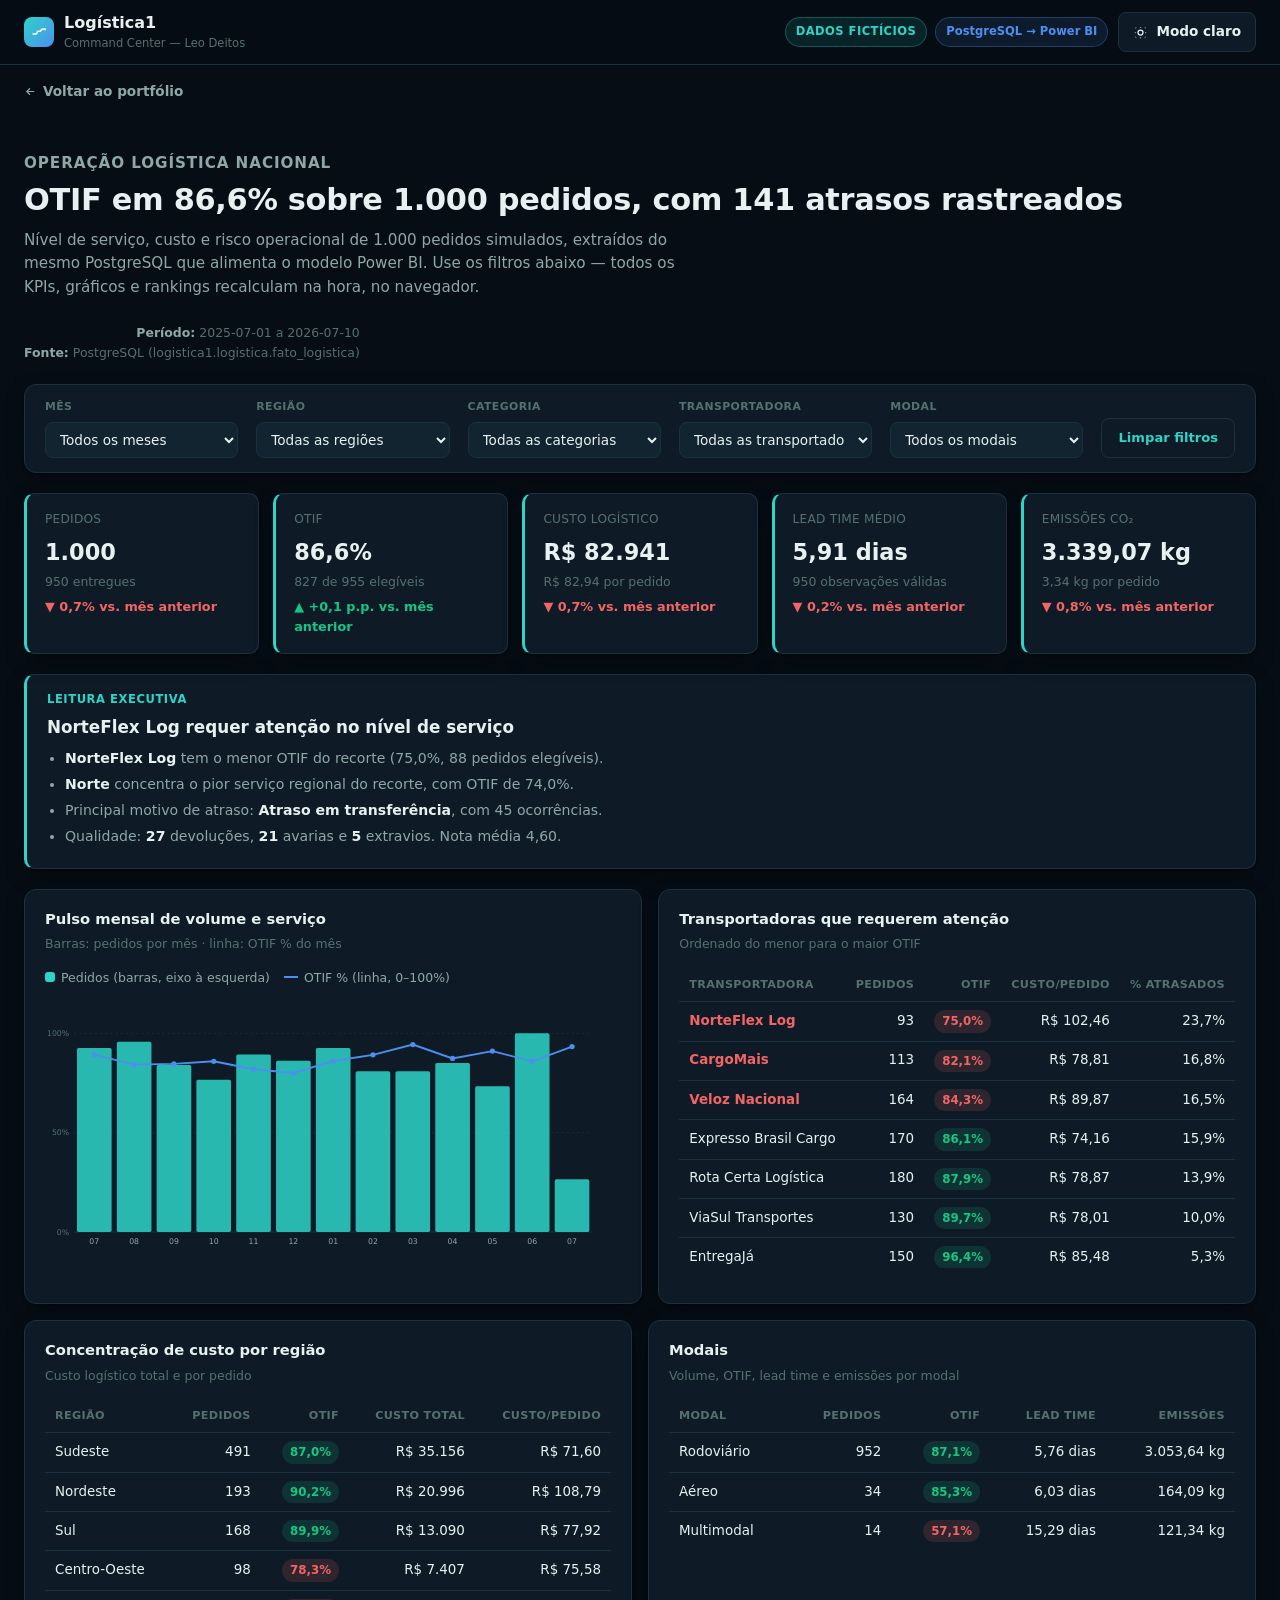
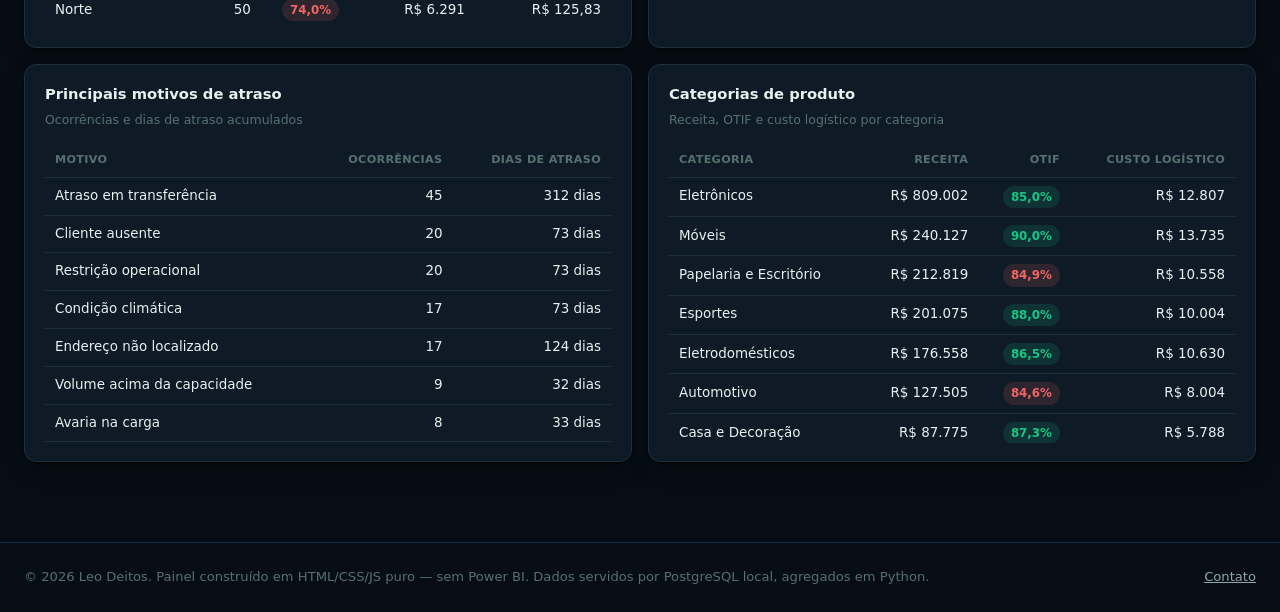
<file: projects/logistica1-dashboard.html>
<!doctype html>
<html lang="pt-BR" data-theme="dark">
<head>
<meta charset="UTF-8" />
<meta name="viewport" content="width=device-width, initial-scale=1.0" />
<title>Logística1 — Painel Interativo | Leo Deitos</title>
<meta name="description" content="Painel interativo (HTML/JS, sem Power BI) de logística — dados fictícios, servidos por PostgreSQL, para portfólio." />
<link rel="icon" href="data:image/svg+xml,<svg xmlns=%22http://www.w3.org/2000/svg%22 viewBox=%220 0 100 100%22><rect width=%22100%22 height=%22100%22 rx=%2220%22 fill=%22%230a0f1c%22/><path d=%22M15 60 L35 60 L40 45 L60 45 L65 35 L85 35%22 stroke=%22%232dd4c8%22 stroke-width=%228%22 fill=%22none%22 stroke-linecap=%22round%22 stroke-linejoin=%22round%22/><circle cx=%2285%22 cy=%2235%22 r=%226%22 fill=%22%232dd4c8%22/></svg>" />
<style>
:root {
  color-scheme: light;
  --bg: #f5f8f8;
  --surface: #ffffff;
  --surface-2: #eef3f3;
  --border: #dbe4e4;
  --text: #0d1b1b;
  --text-muted: #4a5c5c;
  --text-faint: #8a9d9d;
  --teal: #0d9488;
  --blue: #2563eb;
  --orange: #b45309;
  --red: #dc2626;
  --green: #0ea45f;
  --shadow: 0 1px 2px rgba(13,27,27,.06), 0 4px 16px -4px rgba(13,27,27,.10);
}
:root[data-theme="dark"] {
  color-scheme: dark;
  --bg: #060d14;
  --surface: #0e1b26;
  --surface-2: #122430;
  --border: #1c3140;
  --text: #e7f1f1;
  --text-muted: #8fa7a7;
  --text-faint: #56706f;
  --teal: #2dd4c8;
  --blue: #4d8fef;
  --orange: #f5a623;
  --red: #f16565;
  --green: #16c784;
  --shadow: 0 1px 2px rgba(0,0,0,.4), 0 8px 24px -8px rgba(0,0,0,.6);
}
* { box-sizing: border-box; }
html { scroll-behavior: smooth; background: var(--bg); }
body {
  margin: 0; background: var(--bg); color: var(--text);
  font-family: "Segoe UI", "Inter", system-ui, -apple-system, "Helvetica Neue", Arial, sans-serif;
  line-height: 1.55; transition: background .2s ease, color .2s ease;
}
.container { max-width: 1320px; margin: 0 auto; padding: 0 24px; }
a { color: inherit; }
button { font: inherit; cursor: pointer; }
svg text { font-family: inherit; }

.topbar {
  position: sticky; top: 0; z-index: 20;
  background: color-mix(in srgb, var(--bg) 85%, transparent);
  backdrop-filter: blur(10px);
  border-bottom: 1px solid var(--border);
}
.topbar .container { display: flex; align-items: center; justify-content: space-between; height: 64px; gap: 16px; flex-wrap: wrap; }
.brand { display: flex; align-items: center; gap: 10px; font-weight: 700; }
.brand-mark { width: 30px; height: 30px; border-radius: 8px; background: linear-gradient(135deg, var(--teal), var(--blue)); display: flex; align-items: center; justify-content: center; flex-shrink: 0; }
.brand-mark svg { width: 16px; height: 16px; }
.brand small { display: block; font-weight: 400; color: var(--text-faint); font-size: .72rem; }

.top-actions { display: flex; align-items: center; gap: 10px; }
.theme-btn {
  display: flex; align-items: center; gap: 8px; padding: 8px 14px; border-radius: 8px;
  border: 1px solid var(--border); background: var(--surface); color: var(--text); font-weight: 600; font-size: .85rem;
}
.theme-btn svg { width: 15px; height: 15px; }
.badge-demo {
  font-size: .72rem; font-weight: 700; text-transform: uppercase; letter-spacing: .04em;
  padding: 5px 10px; border-radius: 999px; background: rgba(45,212,200,.12); color: var(--teal);
  border: 1px solid rgba(45,212,200,.3);
}
.badge-stack { display: flex; align-items: center; gap: 8px; }
.badge-pg {
  font-size: .72rem; font-weight: 700; padding: 5px 10px; border-radius: 999px;
  background: rgba(77,143,239,.12); color: var(--blue); border: 1px solid rgba(77,143,239,.3);
}

.view { padding: 32px 0 64px; }
.page-head { display: flex; align-items: flex-start; justify-content: space-between; gap: 24px; flex-wrap: wrap; margin-bottom: 22px; }
.eyebrow { font-size: .74rem; font-weight: 700; letter-spacing: .06em; text-transform: uppercase; color: var(--teal); margin: 0 0 8px; }
.page-head h1 { font-size: clamp(1.3rem, 2.6vw, 1.9rem); margin: 0 0 6px; letter-spacing: -.01em; }
.page-head p { margin: 0; color: var(--text-muted); font-size: .95rem; max-width: 680px; }
.page-head .meta { text-align: right; font-size: .78rem; color: var(--text-faint); }
.page-head .meta b { color: var(--text-muted); }

.filters-panel {
  background: var(--surface); border: 1px solid var(--border); border-radius: 12px;
  padding: 14px 20px; margin-bottom: 20px; box-shadow: var(--shadow);
  display: flex; align-items: flex-end; gap: 18px; flex-wrap: wrap;
}
.filter-field { display: flex; flex-direction: column; gap: 6px; min-width: 160px; flex: 1 1 160px; }
.filter-field label { font-size: .68rem; font-weight: 700; text-transform: uppercase; letter-spacing: .04em; color: var(--text-faint); }
.filter-field select {
  font: inherit; padding: 8px 10px; border-radius: 8px; border: 1px solid var(--border);
  background: var(--surface-2); color: var(--text); font-size: .85rem;
}
.clear-btn {
  padding: 9px 16px; border-radius: 8px; border: 1px solid var(--border); background: transparent;
  color: var(--teal); font-weight: 700; font-size: .82rem; flex: 0 0 auto;
}
.clear-btn:hover { background: rgba(45,212,200,.1); }
.empty-state {
  background: var(--surface); border: 1px solid var(--border); border-radius: 12px;
  padding: 48px 24px; text-align: center; color: var(--text-muted); margin-bottom: 20px;
}
.empty-state h2 { margin: 0 0 6px; font-size: 1.1rem; color: var(--text); }

.kpi-row { display: grid; grid-template-columns: repeat(auto-fit, minmax(200px, 1fr)); gap: 14px; margin-bottom: 20px; }
.kpi-card {
  background: var(--surface); border: 1px solid var(--border); border-left: 3px solid var(--teal);
  border-radius: 10px; padding: 16px 18px; box-shadow: var(--shadow);
}
.kpi-card .label { font-size: .76rem; color: var(--text-faint); margin-bottom: 6px; text-transform: uppercase; letter-spacing: .02em; }
.kpi-card .value { font-size: 1.4rem; font-weight: 700; font-variant-numeric: tabular-nums; }
.kpi-card .sub { font-size: .78rem; color: var(--text-faint); margin-top: 2px; }
.kpi-card .delta { font-size: .8rem; margin-top: 6px; font-weight: 600; font-variant-numeric: tabular-nums; }
.kpi-card .delta.up { color: var(--green); }
.kpi-card .delta.down { color: var(--red); }
.kpi-card .delta.flat { color: var(--text-faint); }

.insight-banner {
  background: var(--surface); border: 1px solid var(--border); border-left: 3px solid var(--teal);
  border-radius: 10px; padding: 16px 20px; margin-bottom: 20px; box-shadow: var(--shadow);
}
.insight-banner .tag { font-size: .72rem; font-weight: 700; text-transform: uppercase; letter-spacing: .05em; color: var(--teal); margin-bottom: 6px; }
.insight-banner h2 { margin: 0 0 8px; font-size: 1.05rem; }
.insight-banner ul { margin: 8px 0 0; padding-left: 18px; color: var(--text-muted); font-size: .88rem; }
.insight-banner li { margin-bottom: 4px; }
.insight-banner li b { color: var(--text); }

.grid-2 { display: grid; grid-template-columns: 1.4fr 1fr; gap: 16px; margin-bottom: 16px; }
.grid-1x1 { display: grid; grid-template-columns: 1fr 1fr; gap: 16px; margin-bottom: 16px; }
@media (max-width: 900px) { .grid-2, .grid-1x1 { grid-template-columns: 1fr; } }

.panel { background: var(--surface); border: 1px solid var(--border); border-radius: 12px; padding: 18px 20px; box-shadow: var(--shadow); }
.panel h3 { margin: 0 0 4px; font-size: .92rem; font-weight: 700; }
.panel .sub { color: var(--text-faint); font-size: .78rem; margin: 0 0 14px; }

table { width: 100%; border-collapse: collapse; font-size: .84rem; }
th, td { text-align: right; padding: 8px 10px; border-bottom: 1px solid var(--border); font-variant-numeric: tabular-nums; white-space: nowrap; }
th:first-child, td:first-child { text-align: left; font-variant-numeric: normal; }
th { color: var(--text-faint); font-weight: 600; font-size: .7rem; text-transform: uppercase; letter-spacing: .03em; }
tbody tr:last-child td { border-bottom: none; }
tbody tr.risk td:first-child { color: var(--red); font-weight: 600; }
.table-scroll { overflow-x: auto; max-height: 300px; overflow-y: auto; }

.legend { display: flex; gap: 14px; flex-wrap: wrap; margin-bottom: 10px; font-size: .78rem; color: var(--text-muted); }
.legend span { display: inline-flex; align-items: center; gap: 6px; }
.legend i { width: 10px; height: 10px; border-radius: 3px; display: inline-block; }
.legend i.line { width: 14px; height: 2px; border-radius: 0; }

.pill { display: inline-block; padding: 2px 8px; border-radius: 999px; font-size: .74rem; font-weight: 700; }
.pill.ok { background: rgba(22,199,132,.14); color: var(--green); }
.pill.warn { background: rgba(241,101,101,.14); color: var(--red); }

footer { border-top: 1px solid var(--border); padding: 24px 0; color: var(--text-faint); font-size: .82rem; }
footer .container { display: flex; justify-content: space-between; flex-wrap: wrap; gap: 8px; }
footer a { color: var(--text-muted); }

.back-link { display: inline-flex; align-items: center; gap: 6px; color: var(--text-muted); font-size: .85rem; font-weight: 600; margin-bottom: 18px; }
.back-link:hover { color: var(--text); }
.back-link svg { width: 13px; height: 13px; }
</style>
</head>
<body>

<header class="topbar">
  <div class="container">
    <div class="brand">
      <span class="brand-mark"><svg viewBox="0 0 24 24" fill="none"><path d="M3 15 L8 15 L10 11 L14 11 L16 8 L21 8" stroke="white" stroke-width="2.2" stroke-linecap="round" stroke-linejoin="round"/><circle cx="21" cy="8" r="1.6" fill="white"/></svg></span>
      <span>Logística1 <small>Command Center — Leo Deitos</small></span>
    </div>
    <div class="top-actions">
      <div class="badge-stack">
        <span class="badge-demo">Dados fictícios</span>
        <span class="badge-pg">PostgreSQL → Power BI</span>
      </div>
      <button class="theme-btn" id="themeBtn">
        <svg id="themeIcon" viewBox="0 0 24 24" fill="none" stroke="currentColor" stroke-width="2"><path d="M12 3v1M12 20v1M4.2 4.2l.7.7M19.1 19.1l.7.7M3 12h1M20 12h1M4.2 19.8l.7-.7M19.1 4.9l.7-.7"/><circle cx="12" cy="12" r="4"/></svg>
        <span id="themeLabel">Modo claro</span>
      </button>
    </div>
  </div>
</header>

<a class="container" style="display:block;margin-top:16px;" href="../index.html#projetos">
  <span class="back-link"><svg viewBox="0 0 24 24" fill="none" stroke="currentColor" stroke-width="2"><path d="M19 12H5M11 6l-6 6 6 6"/></svg> Voltar ao portfólio</span>
</a>

<section class="view">
  <div class="container">
    <div class="page-head">
      <div>
        <p class="eyebrow">Operação logística nacional</p>
        <h1 id="pageTitle">Carregando…</h1>
        <p>Nível de serviço, custo e risco operacional de 1.000 pedidos simulados, extraídos do mesmo PostgreSQL que alimenta o modelo Power BI. Use os filtros abaixo — todos os KPIs, gráficos e rankings recalculam na hora, no navegador.</p>
      </div>
      <div class="meta" id="pageMeta"></div>
    </div>

    <div class="filters-panel">
      <div class="filter-field">
        <label for="fMes">Mês</label>
        <select id="fMes"><option value="">Todos os meses</option></select>
      </div>
      <div class="filter-field">
        <label for="fRegiao">Região</label>
        <select id="fRegiao"><option value="">Todas as regiões</option></select>
      </div>
      <div class="filter-field">
        <label for="fCategoria">Categoria</label>
        <select id="fCategoria"><option value="">Todas as categorias</option></select>
      </div>
      <div class="filter-field">
        <label for="fTransportadora">Transportadora</label>
        <select id="fTransportadora"><option value="">Todas as transportadoras</option></select>
      </div>
      <div class="filter-field">
        <label for="fModal">Modal</label>
        <select id="fModal"><option value="">Todos os modais</option></select>
      </div>
      <button class="clear-btn" id="clearFilters" type="button">Limpar filtros</button>
    </div>

    <div id="dashboardBody">
      <div class="kpi-row" id="kpiRow"></div>

      <div class="insight-banner" id="insightBanner"></div>

      <div class="grid-2">
        <div class="panel">
          <h3>Pulso mensal de volume e serviço</h3>
          <p class="sub">Barras: pedidos por mês · linha: OTIF % do mês</p>
          <div class="legend" id="pulseLegend"></div>
          <div id="pulseChart"></div>
        </div>
        <div class="panel">
          <h3>Transportadoras que requerem atenção</h3>
          <p class="sub">Ordenado do menor para o maior OTIF</p>
          <div class="table-scroll"><table id="carrierTable"></table></div>
        </div>
      </div>

      <div class="grid-1x1">
        <div class="panel">
          <h3>Concentração de custo por região</h3>
          <p class="sub">Custo logístico total e por pedido</p>
          <div class="table-scroll"><table id="regionTable"></table></div>
        </div>
        <div class="panel">
          <h3>Modais</h3>
          <p class="sub">Volume, OTIF, lead time e emissões por modal</p>
          <div class="table-scroll"><table id="modalTable"></table></div>
        </div>
      </div>

      <div class="grid-1x1">
        <div class="panel">
          <h3>Principais motivos de atraso</h3>
          <p class="sub">Ocorrências e dias de atraso acumulados</p>
          <div class="table-scroll"><table id="reasonTable"></table></div>
        </div>
        <div class="panel">
          <h3>Categorias de produto</h3>
          <p class="sub">Receita, OTIF e custo logístico por categoria</p>
          <div class="table-scroll"><table id="categoryTable"></table></div>
        </div>
      </div>
    </div>

    <div class="empty-state" id="emptyState" style="display:none;">
      <h2>Sem dados neste recorte</h2>
      <p>Os filtros selecionados não retornaram pedidos. Tente limpar algum filtro.</p>
    </div>
  </div>
</section>

<footer>
  <div class="container">
    <span>© 2026 Leo Deitos. Painel construído em HTML/CSS/JS puro — sem Power BI. Dados servidos por PostgreSQL local, agregados em Python.</span>
    <a href="../index.html#contato">Contato</a>
  </div>
</footer>

<script id="logistica1-data" type="application/json">{"meta":{"periodo":"2025-07-01 a 2026-07-10","dataInicial":"2025-07-01","dataFinal":"2026-07-10","quantidadeMeses":13,"contexto":"Período: completo | Região: Todas | Transportadora: Todas | Modal: Todos | Categoria: Todas","fonteDados":"PostgreSQL (logistica1.logistica.fato_logistica)"},"kpis":{"pedidos":1000,"quantidadeItens":2732.0,"receita":1993279.53,"custoLogistico":82940.8,"custoPorPedido":82.9408,"custoPctReceita":0.04161,"pedidosEntregues":950,"pedidosAtrasados":141,"pctAtrasados":0.141,"pedidosOTIF":827,"otifPct":0.865969,"leadTimeMedio":5.913684,"atrasoMedio":12.191489,"devolucoes":27,"avarias":21,"extravios":5,"emissoesCO2":3339.07,"notaMediaCliente":4.602105,"variacoesMesAnterior":{"pedidosAbs":-69.0,"pedidosPct":-0.734043,"otifPontosPercentuais":0.074359,"otifPct":0.086567,"custoAbs":-5553.61,"custoPct":-0.680929,"leadTimeAbs":-1.423077,"leadTimePct":-0.233684,"emissoesAbs":-342.51,"emissoesPct":-0.757347}},"seriesRankings":{"tendenciaMensal":[{"m":"2025-07","p":87,"q":75,"qe":84,"otifPct":0.892857,"cp":6238.0,"lt":5.714286,"co":193.48},{"m":"2025-08","p":90,"q":75,"qe":89,"otifPct":0.842697,"cp":7780.46,"lt":5.741573,"co":319.77},{"m":"2025-09","p":79,"q":66,"qe":78,"otifPct":0.846154,"cp":6728.67,"lt":6.298701,"co":310.59},{"m":"2025-10","p":72,"q":61,"qe":71,"otifPct":0.859155,"cp":5754.95,"lt":5.901408,"co":186.38},{"m":"2025-11","p":84,"q":68,"qe":83,"otifPct":0.819277,"cp":7374.56,"lt":6.37037,"co":323.65},{"m":"2025-12","p":81,"q":64,"qe":80,"otifPct":0.8,"cp":6598.48,"lt":6.088608,"co":235.0},{"m":"2026-01","p":87,"q":74,"qe":86,"otifPct":0.860465,"cp":7142.68,"lt":6.151163,"co":301.14},{"m":"2026-02","p":76,"q":66,"qe":74,"otifPct":0.891892,"cp":5762.67,"lt":5.864865,"co":190.3},{"m":"2026-03","p":76,"q":67,"qe":71,"otifPct":0.943662,"cp":5882.67,"lt":5.28169,"co":225.21},{"m":"2026-04","p":80,"q":69,"qe":79,"otifPct":0.873418,"cp":6548.92,"lt":5.898734,"co":253.51},{"m":"2026-05","p":69,"q":61,"qe":67,"otifPct":0.910448,"cp":6370.49,"lt":5.712121,"co":238.05},{"m":"2026-06","p":94,"q":67,"qe":78,"otifPct":0.858974,"cp":8155.93,"lt":6.089744,"co":452.25},{"m":"2026-07","p":25,"q":14,"qe":15,"otifPct":0.933333,"cp":2602.32,"lt":4.666667,"co":109.74}],"transportadoras":[{"n":"Rota Certa Logística","p":180,"q":153,"qe":174,"otifPct":0.87931,"cp":14196.58,"custoPorPedido":78.869889,"pctAtrasados":0.138889},{"n":"Expresso Brasil Cargo","p":170,"q":136,"qe":158,"otifPct":0.860759,"cp":12607.46,"custoPorPedido":74.161529,"pctAtrasados":0.158824},{"n":"Veloz Nacional","p":164,"q":134,"qe":159,"otifPct":0.842767,"cp":14738.15,"custoPorPedido":89.866768,"pctAtrasados":0.164634},{"n":"EntregaJá","p":150,"q":133,"qe":138,"otifPct":0.963768,"cp":12821.92,"custoPorPedido":85.479467,"pctAtrasados":0.053333},{"n":"ViaSul Transportes","p":130,"q":113,"qe":126,"otifPct":0.896825,"cp":10141.87,"custoPorPedido":78.014385,"pctAtrasados":0.1},{"n":"CargoMais","p":113,"q":92,"qe":112,"otifPct":0.821429,"cp":8905.79,"custoPorPedido":78.812301,"pctAtrasados":0.168142},{"n":"NorteFlex Log","p":93,"q":66,"qe":88,"otifPct":0.75,"cp":9529.03,"custoPorPedido":102.462688,"pctAtrasados":0.236559}],"regioes":[{"n":"Sudeste","p":491,"q":410,"qe":471,"otifPct":0.870488,"cp":35156.24,"custoPorPedido":71.601303},{"n":"Nordeste","p":193,"q":165,"qe":183,"otifPct":0.901639,"cp":20996.21,"custoPorPedido":108.788653},{"n":"Sul","p":168,"q":143,"qe":159,"otifPct":0.899371,"cp":13090.34,"custoPorPedido":77.91869},{"n":"Centro-Oeste","p":98,"q":72,"qe":92,"otifPct":0.782609,"cp":7406.75,"custoPorPedido":75.579082},{"n":"Norte","p":50,"q":37,"qe":50,"otifPct":0.74,"cp":6291.26,"custoPorPedido":125.8252}],"modais":[{"n":"Rodoviário","p":952,"otifPct":0.871003,"lt":5.763858,"co":3053.64},{"n":"Aéreo","p":34,"otifPct":0.852941,"lt":6.029412,"co":164.09},{"n":"Multimodal","p":14,"otifPct":0.571429,"lt":15.285714,"co":121.34}],"categorias":[{"n":"Eletrônicos","p":176,"qt":467.0,"rc":809001.95,"otifPct":0.850299,"cp":12806.74},{"n":"Móveis","p":106,"qt":301.0,"rc":240127.27,"otifPct":0.9,"cp":13735.18},{"n":"Papelaria e Escritório","p":108,"qt":310.0,"rc":212818.52,"otifPct":0.849057,"cp":10557.64},{"n":"Esportes","p":96,"qt":271.0,"rc":201075.46,"otifPct":0.880435,"cp":10003.77},{"n":"Eletrodomésticos","p":148,"qt":455.0,"rc":176557.74,"otifPct":0.865248,"cp":10629.62},{"n":"Automotivo","p":95,"qt":239.0,"rc":127505.03,"otifPct":0.846154,"cp":8004.4},{"n":"Casa e Decoração","p":84,"qt":235.0,"rc":87774.72,"otifPct":0.873418,"cp":5788.39},{"n":"Moda","p":100,"qt":264.0,"rc":74827.98,"otifPct":0.846939,"cp":6244.35},{"n":"Beleza","p":87,"qt":190.0,"rc":63590.86,"otifPct":0.901235,"cp":5170.71}],"principaisProdutos":[{"n":"Notebook 15 polegadas","p":31,"qt":90.0,"rc":303662.55,"cp":2121.78,"otifPct":0.862069},{"n":"Smartphone 128 GB","p":49,"qt":121.0,"rc":206742.59,"cp":2774.49,"otifPct":0.854167},{"n":"Smart TV 50 polegadas","p":32,"qt":84.0,"rc":197344.94,"cp":3589.31,"otifPct":0.741935},{"n":"Bicicleta Urbana","p":32,"qt":103.0,"rc":151314.5,"cp":4482.71,"otifPct":0.933333},{"n":"Cadeira Gamer","p":41,"qt":104.0,"rc":118338.17,"cp":4970.32,"otifPct":0.9},{"n":"Mesa para Home Office","p":33,"qt":111.0,"rc":106358.75,"cp":5318.38,"otifPct":0.903226},{"n":"Cadeira de Escritório","p":45,"qt":112.0,"rc":85431.03,"cp":4580.04,"otifPct":0.886364},{"n":"Monitor 24 polegadas","p":36,"qt":96.0,"rc":82996.9,"cp":2478.88,"otifPct":0.909091},{"n":"Air Fryer 5 litros","p":42,"qt":151.0,"rc":80419.23,"cp":3434.43,"otifPct":0.769231},{"n":"Impressora Multifuncional","p":30,"qt":99.0,"rc":75365.48,"cp":2346.04,"otifPct":0.758621},{"n":"Pneu Aro 16","p":38,"qt":110.0,"rc":68166.25,"cp":3571.58,"otifPct":0.815789},{"n":"Jogo de Panelas","p":30,"qt":85.0,"rc":57273.09,"cp":2439.26,"otifPct":0.821429},{"n":"Estante Modular","p":28,"qt":78.0,"rc":48337.49,"cp":3836.76,"otifPct":0.92},{"n":"Aspirador Vertical","p":28,"qt":92.0,"rc":42242.27,"cp":2247.22,"otifPct":0.892857},{"n":"Kit de Halteres","p":31,"qt":91.0,"rc":38850.63,"cp":3347.25,"otifPct":0.793103},{"n":"Tênis Esportivo","p":38,"qt":109.0,"rc":34780.19,"cp":2650.44,"otifPct":0.810811},{"n":"Cafeteira Elétrica","p":43,"qt":117.0,"rc":34018.76,"cp":2590.95,"otifPct":0.926829},{"n":"Bateria Automotiva","p":26,"qt":59.0,"rc":33231.96,"cp":2347.08,"otifPct":0.833333},{"n":"Perfume 100 ml","p":37,"qt":78.0,"rc":31797.13,"cp":2117.8,"otifPct":0.911765},{"n":"Kit de Ferramentas","p":31,"qt":70.0,"rc":26106.82,"cp":2085.74,"otifPct":0.896552},{"n":"Jaqueta Corta-Vento","p":37,"qt":100.0,"rc":24827.06,"cp":2185.01,"otifPct":0.864865},{"n":"Secador de Cabelo","p":32,"qt":79.0,"rc":20613.1,"cp":1791.98,"otifPct":0.9},{"n":"Liquidificador","p":35,"qt":95.0,"rc":19877.48,"cp":2357.02,"otifPct":0.878788},{"n":"Caixa de Papel A4","p":37,"qt":107.0,"rc":19114.87,"cp":3241.28,"otifPct":0.864865},{"n":"Fone Bluetooth","p":28,"qt":76.0,"rc":18254.97,"cp":1842.28,"otifPct":0.884615},{"n":"Jogo de Cama Queen","p":28,"qt":72.0,"rc":16185.76,"cp":1709.59,"otifPct":0.92},{"n":"Mochila Executiva","p":25,"qt":55.0,"rc":15220.73,"cp":1408.9,"otifPct":0.875},{"n":"Luminária de Mesa","p":26,"qt":78.0,"rc":14315.87,"cp":1639.54,"otifPct":0.884615},{"n":"Kit de Skincare","p":18,"qt":33.0,"rc":11180.63,"cp":1260.93,"otifPct":0.882353},{"n":"Tapete de Yoga","p":33,"qt":77.0,"rc":10910.33,"cp":2173.81,"otifPct":0.909091}],"motivosAtraso":[{"n":"Atraso em transferência","p":45,"atrasados":45,"diasAtraso":312.0},{"n":"Cliente ausente","p":20,"atrasados":20,"diasAtraso":73.0},{"n":"Restrição operacional","p":20,"atrasados":20,"diasAtraso":73.0},{"n":"Condição climática","p":17,"atrasados":17,"diasAtraso":73.0},{"n":"Endereço não localizado","p":17,"atrasados":17,"diasAtraso":124.0},{"n":"Volume acima da capacidade","p":9,"atrasados":9,"diasAtraso":32.0},{"n":"Avaria na carga","p":8,"atrasados":8,"diasAtraso":33.0},{"n":"Extravio durante o transporte","p":5,"atrasados":5,"diasAtraso":999.0}],"statusEntrega":[{"n":"Entregue","p":923,"e":923,"q":807,"atrasados":108},{"n":"Devolvido","p":27,"e":27,"q":20,"atrasados":7},{"n":"Atrasado","p":21,"e":0,"q":0,"atrasados":21},{"n":"Cancelado","p":21,"e":0,"q":0,"atrasados":0},{"n":"Extraviado","p":5,"e":0,"q":0,"atrasados":5},{"n":"Em trânsito","p":3,"e":0,"q":0,"atrasados":0}]},"filtros":{"meses":["2025-07","2025-08","2025-09","2025-10","2025-11","2025-12","2026-01","2026-02","2026-03","2026-04","2026-05","2026-06","2026-07"],"regioes":["Centro-Oeste","Nordeste","Norte","Sudeste","Sul"],"categorias":["Automotivo","Beleza","Casa e Decoração","Eletrodomésticos","Eletrônicos","Esportes","Moda","Móveis","Papelaria e Escritório"],"transportadoras":["CargoMais","EntregaJá","Expresso Brasil Cargo","NorteFlex Log","Rota Certa Logística","Veloz Nacional","ViaSul Transportes"],"modais":["Aéreo","Multimodal","Rodoviário"]},"baseInterativa":[{"m":"2025-08","r":"Sudeste","t":"Expresso Brasil Cargo","o":"Rodoviário","c":"Papelaria e Escritório","pr":"Caixa de Papel A4","s":"Entregue","ma":null,"qt":2.0,"otif":"Sim","entregue":true,"rc":377.73,"cp":45.71,"lt":4.0,"co":0.98,"atraso":0.0,"dv":false,"av":false,"ex":false,"ns":5.0},{"m":"2026-03","r":"Sudeste","t":"EntregaJá","o":"Rodoviário","c":"Automotivo","pr":"Pneu Aro 16","s":"Entregue","ma":null,"qt":1.0,"otif":"Sim","entregue":true,"rc":586.0,"cp":73.35,"lt":6.0,"co":2.53,"atraso":0.0,"dv":false,"av":false,"ex":false,"ns":4.0},{"m":"2026-04","r":"Sudeste","t":"CargoMais","o":"Rodoviário","c":"Beleza","pr":"Perfume 100 ml","s":"Entregue","ma":"Avaria identificada no transporte","qt":2.0,"otif":"Sim","entregue":true,"rc":851.65,"cp":38.11,"lt":3.0,"co":0.42,"atraso":0.0,"dv":false,"av":true,"ex":false,"ns":4.0},{"m":"2025-08","r":"Sudeste","t":"Expresso Brasil Cargo","o":"Rodoviário","c":"Automotivo","pr":"Pneu Aro 16","s":"Entregue","ma":null,"qt":3.0,"otif":"Sim","entregue":true,"rc":1737.15,"cp":72.97,"lt":5.0,"co":2.86,"atraso":0.0,"dv":false,"av":false,"ex":false,"ns":5.0},{"m":"2026-04","r":"Nordeste","t":"Veloz Nacional","o":"Rodoviário","c":"Móveis","pr":"Cadeira de Escritório","s":"Entregue","ma":null,"qt":1.0,"otif":"Sim","entregue":true,"rc":790.25,"cp":95.41,"lt":10.0,"co":4.37,"atraso":0.0,"dv":false,"av":false,"ex":false,"ns":4.0},{"m":"2025-11","r":"Sudeste","t":"Expresso Brasil Cargo","o":"Rodoviário","c":"Móveis","pr":"Mesa para Home Office","s":"Entregue","ma":null,"qt":1.0,"otif":"Sim","entregue":true,"rc":1018.05,"cp":67.25,"lt":5.0,"co":2.12,"atraso":0.0,"dv":false,"av":false,"ex":false,"ns":5.0},{"m":"2025-11","r":"Sul","t":"ViaSul Transportes","o":"Rodoviário","c":"Eletrodomésticos","pr":"Aspirador Vertical","s":"Entregue","ma":null,"qt":1.0,"otif":"Sim","entregue":true,"rc":454.56,"cp":49.76,"lt":5.0,"co":0.82,"atraso":0.0,"dv":false,"av":false,"ex":false,"ns":5.0},{"m":"2025-08","r":"Sudeste","t":"EntregaJá","o":"Rodoviário","c":"Eletrônicos","pr":"Smartphone 128 GB","s":"Entregue","ma":null,"qt":4.0,"otif":"Não","entregue":true,"rc":6546.5,"cp":37.56,"lt":3.0,"co":0.4,"atraso":0.0,"dv":false,"av":false,"ex":false,"ns":4.0},{"m":"2026-02","r":"Norte","t":"Veloz Nacional","o":"Rodoviário","c":"Eletrônicos","pr":"Fone Bluetooth","s":"Entregue","ma":null,"qt":1.0,"otif":"Sim","entregue":true,"rc":254.3,"cp":76.99,"lt":10.0,"co":0.44,"atraso":0.0,"dv":false,"av":false,"ex":false,"ns":4.0},{"m":"2025-12","r":"Sudeste","t":"EntregaJá","o":"Rodoviário","c":"Esportes","pr":"Kit de Halteres","s":"Entregue","ma":"Atraso em transferência","qt":3.0,"otif":"Não","entregue":true,"rc":1187.19,"cp":91.33,"lt":12.0,"co":4.86,"atraso":7.0,"dv":false,"av":false,"ex":false,"ns":1.0},{"m":"2025-08","r":"Nordeste","t":"EntregaJá","o":"Rodoviário","c":"Eletrônicos","pr":"Smartphone 128 GB","s":"Entregue","ma":null,"qt":1.0,"otif":"Sim","entregue":true,"rc":1641.12,"cp":53.52,"lt":3.0,"co":0.41,"atraso":0.0,"dv":false,"av":false,"ex":false,"ns":5.0},{"m":"2026-05","r":"Nordeste","t":"Veloz Nacional","o":"Rodoviário","c":"Eletrodomésticos","pr":"Cafeteira Elétrica","s":"Entregue","ma":null,"qt":1.0,"otif":"Sim","entregue":true,"rc":263.14,"cp":82.7,"lt":10.0,"co":1.17,"atraso":0.0,"dv":false,"av":false,"ex":false,"ns":5.0},{"m":"2025-10","r":"Sudeste","t":"Expresso Brasil Cargo","o":"Rodoviário","c":"Papelaria e Escritório","pr":"Impressora Multifuncional","s":"Entregue","ma":null,"qt":3.0,"otif":"Sim","entregue":true,"rc":2425.47,"cp":60.61,"lt":5.0,"co":1.92,"atraso":0.0,"dv":false,"av":false,"ex":false,"ns":5.0},{"m":"2025-09","r":"Nordeste","t":"Veloz Nacional","o":"Rodoviário","c":"Esportes","pr":"Kit de Halteres","s":"Entregue","ma":null,"qt":1.0,"otif":"Sim","entregue":true,"rc":395.64,"cp":83.97,"lt":8.0,"co":5.17,"atraso":0.0,"dv":false,"av":false,"ex":false,"ns":5.0},{"m":"2025-09","r":"Sul","t":"ViaSul Transportes","o":"Rodoviário","c":"Eletrodomésticos","pr":"Liquidificador","s":"Entregue","ma":null,"qt":4.0,"otif":"Sim","entregue":true,"rc":774.6,"cp":61.03,"lt":3.0,"co":1.3,"atraso":0.0,"dv":false,"av":false,"ex":false,"ns":4.0},{"m":"2026-01","r":"Sudeste","t":"CargoMais","o":"Rodoviário","c":"Eletrônicos","pr":"Notebook 15 polegadas","s":"Entregue","ma":"Condição climática","qt":4.0,"otif":"Não","entregue":true,"rc":12921.07,"cp":108.22,"lt":24.0,"co":4.86,"atraso":12.0,"dv":false,"av":false,"ex":false,"ns":3.0},{"m":"2026-05","r":"Sul","t":"EntregaJá","o":"Rodoviário","c":"Papelaria e Escritório","pr":"Caixa de Papel A4","s":"Entregue","ma":null,"qt":4.0,"otif":"Sim","entregue":true,"rc":673.68,"cp":59.56,"lt":3.0,"co":0.63,"atraso":0.0,"dv":false,"av":false,"ex":false,"ns":5.0},{"m":"2026-03","r":"Sudeste","t":"Expresso Brasil Cargo","o":"Rodoviário","c":"Móveis","pr":"Cadeira de Escritório","s":"Entregue","ma":null,"qt":1.0,"otif":"Sim","entregue":true,"rc":820.56,"cp":52.25,"lt":4.0,"co":1.12,"atraso":0.0,"dv":false,"av":false,"ex":false,"ns":5.0},{"m":"2025-11","r":"Sul","t":"Rota Certa Logística","o":"Rodoviário","c":"Eletrônicos","pr":"Smart TV 50 polegadas","s":"Entregue","ma":null,"qt":1.0,"otif":"Sim","entregue":true,"rc":2457.71,"cp":43.5,"lt":2.0,"co":0.44,"atraso":0.0,"dv":false,"av":false,"ex":false,"ns":5.0},{"m":"2025-10","r":"Sudeste","t":"Rota Certa Logística","o":"Rodoviário","c":"Eletrônicos","pr":"Smartphone 128 GB","s":"Entregue","ma":null,"qt":1.0,"otif":"Sim","entregue":true,"rc":1835.28,"cp":35.11,"lt":5.0,"co":0.37,"atraso":0.0,"dv":false,"av":false,"ex":false,"ns":4.0},{"m":"2025-11","r":"Centro-Oeste","t":"EntregaJá","o":"Rodoviário","c":"Móveis","pr":"Estante Modular","s":"Entregue","ma":null,"qt":1.0,"otif":"Sim","entregue":true,"rc":626.01,"cp":83.97,"lt":4.0,"co":3.38,"atraso":0.0,"dv":false,"av":false,"ex":false,"ns":4.0},{"m":"2025-11","r":"Norte","t":"NorteFlex Log","o":"Aéreo","c":"Esportes","pr":"Tapete de Yoga","s":"Entregue","ma":"Cliente ausente","qt":1.0,"otif":"Não","entregue":true,"rc":145.62,"cp":267.23,"lt":10.0,"co":3.42,"atraso":2.0,"dv":false,"av":false,"ex":false,"ns":4.0},{"m":"2025-08","r":"Nordeste","t":"Rota Certa Logística","o":"Rodoviário","c":"Esportes","pr":"Bicicleta Urbana","s":"Entregue","ma":null,"qt":1.0,"otif":"Sim","entregue":true,"rc":1322.82,"cp":71.57,"lt":4.0,"co":2.07,"atraso":0.0,"dv":false,"av":false,"ex":false,"ns":5.0},{"m":"2025-11","r":"Sudeste","t":"CargoMais","o":"Rodoviário","c":"Beleza","pr":"Perfume 100 ml","s":"Entregue","ma":null,"qt":2.0,"otif":"Sim","entregue":true,"rc":792.05,"cp":49.67,"lt":4.0,"co":0.51,"atraso":0.0,"dv":false,"av":false,"ex":false,"ns":4.0},{"m":"2025-07","r":"Sudeste","t":"Expresso Brasil Cargo","o":"Rodoviário","c":"Eletrônicos","pr":"Fone Bluetooth","s":"Entregue","ma":null,"qt":1.0,"otif":"Sim","entregue":true,"rc":233.81,"cp":32.55,"lt":1.0,"co":0.36,"atraso":0.0,"dv":false,"av":false,"ex":false,"ns":5.0},{"m":"2026-01","r":"Sudeste","t":"Veloz Nacional","o":"Rodoviário","c":"Móveis","pr":"Mesa para Home Office","s":"Entregue","ma":null,"qt":3.0,"otif":"Sim","entregue":true,"rc":3004.55,"cp":123.88,"lt":4.0,"co":4.5,"atraso":0.0,"dv":false,"av":false,"ex":false,"ns":5.0},{"m":"2026-03","r":"Sudeste","t":"Veloz Nacional","o":"Rodoviário","c":"Moda","pr":"Jaqueta Corta-Vento","s":"Entregue","ma":null,"qt":3.0,"otif":"Sim","entregue":true,"rc":738.17,"cp":42.25,"lt":5.0,"co":0.5,"atraso":0.0,"dv":false,"av":false,"ex":false,"ns":5.0},{"m":"2025-12","r":"Sudeste","t":"Rota Certa Logística","o":"Rodoviário","c":"Casa e Decoração","pr":"Jogo de Panelas","s":"Entregue","ma":null,"qt":2.0,"otif":"Sim","entregue":true,"rc":1412.12,"cp":58.51,"lt":4.0,"co":1.66,"atraso":0.0,"dv":false,"av":false,"ex":false,"ns":5.0},{"m":"2025-12","r":"Sudeste","t":"NorteFlex Log","o":"Rodoviário","c":"Automotivo","pr":"Pneu Aro 16","s":"Entregue","ma":null,"qt":5.0,"otif":"Sim","entregue":true,"rc":3097.33,"cp":107.9,"lt":3.0,"co":4.34,"atraso":0.0,"dv":false,"av":false,"ex":false,"ns":5.0},{"m":"2026-04","r":"Sul","t":"Rota Certa Logística","o":"Rodoviário","c":"Casa e Decoração","pr":"Luminária de Mesa","s":"Entregue","ma":null,"qt":14.0,"otif":"Sim","entregue":true,"rc":2659.81,"cp":86.55,"lt":5.0,"co":2.42,"atraso":0.0,"dv":false,"av":false,"ex":false,"ns":5.0},{"m":"2025-09","r":"Sul","t":"Veloz Nacional","o":"Rodoviário","c":"Moda","pr":"Mochila Executiva","s":"Entregue","ma":"Avaria na carga","qt":1.0,"otif":"Não","entregue":true,"rc":282.34,"cp":52.5,"lt":11.0,"co":0.52,"atraso":4.0,"dv":false,"av":false,"ex":false,"ns":4.0},{"m":"2025-09","r":"Centro-Oeste","t":"CargoMais","o":"Rodoviário","c":"Automotivo","pr":"Pneu Aro 16","s":"Entregue","ma":"Atraso em transferência","qt":4.0,"otif":"Não","entregue":true,"rc":2632.03,"cp":117.84,"lt":13.0,"co":9.0,"atraso":6.0,"dv":false,"av":false,"ex":false,"ns":3.0},{"m":"2025-11","r":"Sul","t":"EntregaJá","o":"Rodoviário","c":"Eletrônicos","pr":"Smart TV 50 polegadas","s":"Entregue","ma":null,"qt":8.0,"otif":"Sim","entregue":true,"rc":18128.19,"cp":236.64,"lt":8.0,"co":16.27,"atraso":0.0,"dv":false,"av":false,"ex":false,"ns":4.0},{"m":"2026-05","r":"Sul","t":"Rota Certa Logística","o":"Rodoviário","c":"Móveis","pr":"Estante Modular","s":"Entregue","ma":null,"qt":2.0,"otif":"Sim","entregue":true,"rc":1306.29,"cp":91.71,"lt":4.0,"co":3.57,"atraso":0.0,"dv":false,"av":false,"ex":false,"ns":5.0},{"m":"2025-07","r":"Nordeste","t":"Veloz Nacional","o":"Rodoviário","c":"Eletrodomésticos","pr":"Cafeteira Elétrica","s":"Entregue","ma":null,"qt":1.0,"otif":"Sim","entregue":true,"rc":275.65,"cp":66.63,"lt":10.0,"co":0.9,"atraso":0.0,"dv":false,"av":false,"ex":false,"ns":4.0},{"m":"2025-08","r":"Sudeste","t":"Expresso Brasil Cargo","o":"Rodoviário","c":"Casa e Decoração","pr":"Jogo de Cama Queen","s":"Entregue","ma":null,"qt":1.0,"otif":"Sim","entregue":true,"rc":220.27,"cp":73.3,"lt":8.0,"co":1.06,"atraso":0.0,"dv":false,"av":false,"ex":false,"ns":4.0},{"m":"2026-06","r":"Nordeste","t":"Expresso Brasil Cargo","o":"Rodoviário","c":"Beleza","pr":"Secador de Cabelo","s":"Entregue","ma":null,"qt":1.0,"otif":"Sim","entregue":true,"rc":255.69,"cp":62.22,"lt":8.0,"co":0.63,"atraso":0.0,"dv":false,"av":false,"ex":false,"ns":5.0},{"m":"2026-03","r":"Nordeste","t":"Veloz Nacional","o":"Rodoviário","c":"Esportes","pr":"Tapete de Yoga","s":"Entregue","ma":null,"qt":4.0,"otif":"Sim","entregue":true,"rc":552.44,"cp":68.32,"lt":7.0,"co":1.52,"atraso":0.0,"dv":false,"av":false,"ex":false,"ns":5.0},{"m":"2025-10","r":"Sul","t":"EntregaJá","o":"Rodoviário","c":"Esportes","pr":"Bicicleta Urbana","s":"Entregue","ma":null,"qt":4.0,"otif":"Sim","entregue":true,"rc":5758.25,"cp":166.45,"lt":5.0,"co":9.02,"atraso":0.0,"dv":false,"av":false,"ex":false,"ns":5.0},{"m":"2025-09","r":"Sudeste","t":"Veloz Nacional","o":"Rodoviário","c":"Eletrodomésticos","pr":"Air Fryer 5 litros","s":"Cancelado","ma":null,"qt":1.0,"otif":"Não aplicável","entregue":false,"rc":485.5,"cp":36.39,"lt":null,"co":0.59,"atraso":null,"dv":false,"av":false,"ex":false,"ns":null},{"m":"2026-04","r":"Centro-Oeste","t":"ViaSul Transportes","o":"Rodoviário","c":"Automotivo","pr":"Bateria Automotiva","s":"Entregue","ma":null,"qt":1.0,"otif":"Sim","entregue":true,"rc":615.28,"cp":66.32,"lt":4.0,"co":2.77,"atraso":0.0,"dv":false,"av":false,"ex":false,"ns":5.0},{"m":"2025-09","r":"Sul","t":"ViaSul Transportes","o":"Rodoviário","c":"Papelaria e Escritório","pr":"Cadeira Gamer","s":"Entregue","ma":null,"qt":2.0,"otif":"Sim","entregue":true,"rc":2244.49,"cp":90.83,"lt":4.0,"co":3.14,"atraso":0.0,"dv":false,"av":false,"ex":false,"ns":5.0},{"m":"2026-02","r":"Sul","t":"EntregaJá","o":"Rodoviário","c":"Eletrodomésticos","pr":"Aspirador Vertical","s":"Entregue","ma":null,"qt":1.0,"otif":"Sim","entregue":true,"rc":483.08,"cp":51.29,"lt":6.0,"co":0.83,"atraso":0.0,"dv":false,"av":false,"ex":false,"ns":5.0},{"m":"2026-01","r":"Sudeste","t":"ViaSul Transportes","o":"Rodoviário","c":"Beleza","pr":"Secador de Cabelo","s":"Entregue","ma":null,"qt":2.0,"otif":"Sim","entregue":true,"rc":532.65,"cp":43.12,"lt":5.0,"co":0.51,"atraso":0.0,"dv":false,"av":false,"ex":false,"ns":5.0},{"m":"2026-06","r":"Sudeste","t":"Expresso Brasil Cargo","o":"Rodoviário","c":"Móveis","pr":"Cadeira de Escritório","s":"Entregue","ma":"Atraso em transferência","qt":1.0,"otif":"Não","entregue":true,"rc":721.86,"cp":54.89,"lt":7.0,"co":1.2,"atraso":1.0,"dv":false,"av":false,"ex":false,"ns":4.0},{"m":"2026-06","r":"Sudeste","t":"Rota Certa Logística","o":"Rodoviário","c":"Esportes","pr":"Tapete de Yoga","s":"Devolvido","ma":"Restrição operacional","qt":5.0,"otif":"Não","entregue":true,"rc":726.92,"cp":50.22,"lt":9.0,"co":0.8,"atraso":4.0,"dv":true,"av":false,"ex":false,"ns":1.0},{"m":"2026-02","r":"Nordeste","t":"Veloz Nacional","o":"Rodoviário","c":"Automotivo","pr":"Kit de Ferramentas","s":"Entregue","ma":null,"qt":1.0,"otif":"Sim","entregue":true,"rc":382.12,"cp":65.62,"lt":8.0,"co":1.81,"atraso":0.0,"dv":false,"av":false,"ex":false,"ns":5.0},{"m":"2026-05","r":"Centro-Oeste","t":"EntregaJá","o":"Rodoviário","c":"Esportes","pr":"Bicicleta Urbana","s":"Devolvido","ma":null,"qt":1.0,"otif":"Sim","entregue":true,"rc":1520.29,"cp":70.07,"lt":3.0,"co":1.99,"atraso":0.0,"dv":true,"av":false,"ex":false,"ns":3.0},{"m":"2026-01","r":"Sul","t":"EntregaJá","o":"Rodoviário","c":"Beleza","pr":"Perfume 100 ml","s":"Entregue","ma":null,"qt":1.0,"otif":"Sim","entregue":true,"rc":433.52,"cp":56.23,"lt":6.0,"co":0.46,"atraso":0.0,"dv":false,"av":false,"ex":false,"ns":5.0},{"m":"2026-04","r":"Sudeste","t":"Expresso Brasil Cargo","o":"Rodoviário","c":"Eletrodomésticos","pr":"Liquidificador","s":"Cancelado","ma":null,"qt":1.0,"otif":"Não aplicável","entregue":false,"rc":220.39,"cp":36.73,"lt":null,"co":0.5,"atraso":null,"dv":false,"av":false,"ex":false,"ns":null},{"m":"2026-02","r":"Nordeste","t":"Veloz Nacional","o":"Rodoviário","c":"Eletrodomésticos","pr":"Air Fryer 5 litros","s":"Entregue","ma":"Volume acima da capacidade","qt":2.0,"otif":"Não","entregue":true,"rc":1046.63,"cp":63.86,"lt":10.0,"co":1.85,"atraso":5.0,"dv":false,"av":false,"ex":false,"ns":4.0},{"m":"2025-07","r":"Sudeste","t":"Expresso Brasil Cargo","o":"Rodoviário","c":"Papelaria e Escritório","pr":"Impressora Multifuncional","s":"Entregue","ma":"Cliente ausente","qt":1.0,"otif":"Não","entregue":true,"rc":745.42,"cp":51.02,"lt":8.0,"co":0.82,"atraso":4.0,"dv":false,"av":false,"ex":false,"ns":2.0},{"m":"2025-08","r":"Nordeste","t":"CargoMais","o":"Rodoviário","c":"Moda","pr":"Mochila Executiva","s":"Entregue","ma":null,"qt":3.0,"otif":"Não","entregue":true,"rc":773.52,"cp":50.28,"lt":4.0,"co":0.62,"atraso":0.0,"dv":false,"av":false,"ex":false,"ns":4.0},{"m":"2026-04","r":"Sudeste","t":"ViaSul Transportes","o":"Rodoviário","c":"Beleza","pr":"Perfume 100 ml","s":"Entregue","ma":null,"qt":4.0,"otif":"Sim","entregue":true,"rc":1720.96,"cp":44.26,"lt":3.0,"co":0.52,"atraso":0.0,"dv":false,"av":false,"ex":false,"ns":4.0},{"m":"2025-11","r":"Sudeste","t":"Expresso Brasil Cargo","o":"Rodoviário","c":"Beleza","pr":"Secador de Cabelo","s":"Entregue","ma":null,"qt":3.0,"otif":"Sim","entregue":true,"rc":790.35,"cp":48.38,"lt":5.0,"co":0.74,"atraso":0.0,"dv":false,"av":false,"ex":false,"ns":4.0},{"m":"2026-04","r":"Sudeste","t":"EntregaJá","o":"Rodoviário","c":"Esportes","pr":"Tapete de Yoga","s":"Entregue","ma":null,"qt":1.0,"otif":"Sim","entregue":true,"rc":150.33,"cp":62.43,"lt":5.0,"co":0.66,"atraso":0.0,"dv":false,"av":false,"ex":false,"ns":5.0},{"m":"2025-12","r":"Nordeste","t":"EntregaJá","o":"Rodoviário","c":"Eletrônicos","pr":"Notebook 15 polegadas","s":"Entregue","ma":null,"qt":1.0,"otif":"Sim","entregue":true,"rc":3169.84,"cp":73.61,"lt":8.0,"co":1.03,"atraso":0.0,"dv":false,"av":false,"ex":false,"ns":5.0},{"m":"2026-03","r":"Nordeste","t":"ViaSul Transportes","o":"Rodoviário","c":"Eletrodomésticos","pr":"Aspirador Vertical","s":"Entregue","ma":null,"qt":1.0,"otif":"Sim","entregue":true,"rc":461.09,"cp":63.34,"lt":6.0,"co":1.05,"atraso":0.0,"dv":false,"av":false,"ex":false,"ns":5.0},{"m":"2025-07","r":"Norte","t":"NorteFlex Log","o":"Rodoviário","c":"Eletrodomésticos","pr":"Liquidificador","s":"Entregue","ma":null,"qt":5.0,"otif":"Sim","entregue":true,"rc":1123.78,"cp":101.55,"lt":9.0,"co":3.16,"atraso":0.0,"dv":false,"av":false,"ex":false,"ns":5.0},{"m":"2026-05","r":"Nordeste","t":"EntregaJá","o":"Rodoviário","c":"Casa e Decoração","pr":"Jogo de Cama Queen","s":"Cancelado","ma":null,"qt":1.0,"otif":"Não aplicável","entregue":false,"rc":242.95,"cp":74.53,"lt":null,"co":0.9,"atraso":null,"dv":false,"av":false,"ex":false,"ns":null},{"m":"2026-01","r":"Centro-Oeste","t":"EntregaJá","o":"Rodoviário","c":"Casa e Decoração","pr":"Jogo de Panelas","s":"Cancelado","ma":null,"qt":2.0,"otif":"Não aplicável","entregue":false,"rc":1387.01,"cp":60.06,"lt":null,"co":1.86,"atraso":null,"dv":false,"av":false,"ex":false,"ns":null},{"m":"2025-08","r":"Centro-Oeste","t":"CargoMais","o":"Rodoviário","c":"Papelaria e Escritório","pr":"Cadeira Gamer","s":"Entregue","ma":null,"qt":1.0,"otif":"Sim","entregue":true,"rc":1127.67,"cp":73.54,"lt":6.0,"co":2.76,"atraso":0.0,"dv":false,"av":false,"ex":false,"ns":5.0},{"m":"2025-12","r":"Sudeste","t":"Veloz Nacional","o":"Rodoviário","c":"Beleza","pr":"Perfume 100 ml","s":"Entregue","ma":"Atraso em transferência","qt":1.0,"otif":"Não","entregue":true,"rc":378.23,"cp":42.55,"lt":9.0,"co":0.42,"atraso":4.0,"dv":false,"av":false,"ex":false,"ns":3.0},{"m":"2025-10","r":"Nordeste","t":"Veloz Nacional","o":"Rodoviário","c":"Beleza","pr":"Secador de Cabelo","s":"Entregue","ma":null,"qt":1.0,"otif":"Sim","entregue":true,"rc":251.57,"cp":59.36,"lt":6.0,"co":0.61,"atraso":0.0,"dv":false,"av":false,"ex":false,"ns":5.0},{"m":"2026-03","r":"Sudeste","t":"Expresso Brasil Cargo","o":"Rodoviário","c":"Papelaria e Escritório","pr":"Cadeira Gamer","s":"Entregue","ma":null,"qt":2.0,"otif":"Sim","entregue":true,"rc":2291.61,"cp":80.68,"lt":4.0,"co":2.73,"atraso":0.0,"dv":false,"av":false,"ex":false,"ns":5.0},{"m":"2026-03","r":"Sudeste","t":"Expresso Brasil Cargo","o":"Rodoviário","c":"Esportes","pr":"Bicicleta Urbana","s":"Entregue","ma":null,"qt":3.0,"otif":"Sim","entregue":true,"rc":4587.31,"cp":100.85,"lt":3.0,"co":3.02,"atraso":0.0,"dv":false,"av":false,"ex":false,"ns":4.0},{"m":"2026-06","r":"Norte","t":"NorteFlex Log","o":"Multimodal","c":"Moda","pr":"Jaqueta Corta-Vento","s":"Entregue","ma":null,"qt":3.0,"otif":"Sim","entregue":true,"rc":768.05,"cp":86.83,"lt":10.0,"co":0.66,"atraso":0.0,"dv":false,"av":false,"ex":false,"ns":5.0},{"m":"2026-02","r":"Sudeste","t":"NorteFlex Log","o":"Rodoviário","c":"Eletrodomésticos","pr":"Air Fryer 5 litros","s":"Cancelado","ma":null,"qt":1.0,"otif":"Não aplicável","entregue":false,"rc":511.73,"cp":41.5,"lt":null,"co":0.6,"atraso":null,"dv":false,"av":false,"ex":false,"ns":null},{"m":"2025-07","r":"Sudeste","t":"Rota Certa Logística","o":"Rodoviário","c":"Eletrônicos","pr":"Smartphone 128 GB","s":"Entregue","ma":null,"qt":1.0,"otif":"Sim","entregue":true,"rc":1754.98,"cp":35.3,"lt":3.0,"co":0.37,"atraso":0.0,"dv":false,"av":false,"ex":false,"ns":5.0},{"m":"2025-09","r":"Sudeste","t":"Expresso Brasil Cargo","o":"Rodoviário","c":"Eletrodomésticos","pr":"Liquidificador","s":"Entregue","ma":null,"qt":1.0,"otif":"Sim","entregue":true,"rc":206.51,"cp":55.02,"lt":7.0,"co":0.79,"atraso":0.0,"dv":false,"av":false,"ex":false,"ns":5.0},{"m":"2025-12","r":"Sul","t":"ViaSul Transportes","o":"Rodoviário","c":"Eletrônicos","pr":"Fone Bluetooth","s":"Entregue","ma":"Restrição operacional","qt":11.0,"otif":"Não","entregue":true,"rc":2494.8,"cp":90.93,"lt":13.0,"co":1.17,"atraso":3.0,"dv":false,"av":false,"ex":false,"ns":4.0},{"m":"2026-03","r":"Sudeste","t":"EntregaJá","o":"Rodoviário","c":"Eletrodomésticos","pr":"Cafeteira Elétrica","s":"Entregue","ma":null,"qt":2.0,"otif":"Sim","entregue":true,"rc":606.3,"cp":44.82,"lt":5.0,"co":0.6,"atraso":0.0,"dv":false,"av":false,"ex":false,"ns":5.0},{"m":"2026-03","r":"Sudeste","t":"Expresso Brasil Cargo","o":"Rodoviário","c":"Eletrônicos","pr":"Monitor 24 polegadas","s":"Entregue","ma":null,"qt":2.0,"otif":"Sim","entregue":true,"rc":1765.03,"cp":49.83,"lt":4.0,"co":1.23,"atraso":0.0,"dv":false,"av":false,"ex":false,"ns":5.0},{"m":"2025-07","r":"Sudeste","t":"Expresso Brasil Cargo","o":"Rodoviário","c":"Papelaria e Escritório","pr":"Caixa de Papel A4","s":"Entregue","ma":null,"qt":10.0,"otif":"Sim","entregue":true,"rc":1946.6,"cp":130.94,"lt":6.0,"co":7.61,"atraso":0.0,"dv":false,"av":false,"ex":false,"ns":5.0},{"m":"2026-06","r":"Sudeste","t":"Rota Certa Logística","o":"Rodoviário","c":"Móveis","pr":"Estante Modular","s":"Entregue","ma":null,"qt":4.0,"otif":"Sim","entregue":true,"rc":2306.0,"cp":135.39,"lt":4.0,"co":4.41,"atraso":0.0,"dv":false,"av":false,"ex":false,"ns":4.0},{"m":"2026-06","r":"Norte","t":"Veloz Nacional","o":"Rodoviário","c":"Casa e Decoração","pr":"Jogo de Cama Queen","s":"Entregue","ma":null,"qt":1.0,"otif":"Sim","entregue":true,"rc":212.23,"cp":74.96,"lt":10.0,"co":1.0,"atraso":0.0,"dv":false,"av":false,"ex":false,"ns":5.0},{"m":"2025-08","r":"Sudeste","t":"NorteFlex Log","o":"Rodoviário","c":"Eletrodomésticos","pr":"Aspirador Vertical","s":"Entregue","ma":null,"qt":18.0,"otif":"Sim","entregue":true,"rc":8129.29,"cp":197.74,"lt":7.0,"co":12.85,"atraso":0.0,"dv":false,"av":false,"ex":false,"ns":5.0},{"m":"2025-11","r":"Norte","t":"NorteFlex Log","o":"Rodoviário","c":"Papelaria e Escritório","pr":"Impressora Multifuncional","s":"Entregue","ma":null,"qt":1.0,"otif":"Sim","entregue":true,"rc":789.28,"cp":93.76,"lt":10.0,"co":2.34,"atraso":0.0,"dv":false,"av":false,"ex":false,"ns":5.0},{"m":"2025-08","r":"Sul","t":"ViaSul Transportes","o":"Rodoviário","c":"Papelaria e Escritório","pr":"Cadeira Gamer","s":"Entregue","ma":"Cliente ausente","qt":1.0,"otif":"Não","entregue":true,"rc":1193.18,"cp":83.74,"lt":8.0,"co":1.95,"atraso":3.0,"dv":false,"av":false,"ex":false,"ns":4.0},{"m":"2026-02","r":"Nordeste","t":"EntregaJá","o":"Rodoviário","c":"Eletrodomésticos","pr":"Cafeteira Elétrica","s":"Entregue","ma":null,"qt":2.0,"otif":"Sim","entregue":true,"rc":591.0,"cp":66.46,"lt":6.0,"co":1.06,"atraso":0.0,"dv":false,"av":false,"ex":false,"ns":5.0},{"m":"2025-09","r":"Sul","t":"ViaSul Transportes","o":"Rodoviário","c":"Eletrônicos","pr":"Smartphone 128 GB","s":"Entregue","ma":null,"qt":1.0,"otif":"Sim","entregue":true,"rc":1658.79,"cp":45.67,"lt":4.0,"co":0.4,"atraso":0.0,"dv":false,"av":false,"ex":false,"ns":5.0},{"m":"2026-02","r":"Nordeste","t":"Veloz Nacional","o":"Rodoviário","c":"Casa e Decoração","pr":"Jogo de Panelas","s":"Entregue","ma":null,"qt":4.0,"otif":"Sim","entregue":true,"rc":2806.21,"cp":75.06,"lt":4.0,"co":2.88,"atraso":0.0,"dv":false,"av":false,"ex":false,"ns":5.0},{"m":"2025-09","r":"Nordeste","t":"NorteFlex Log","o":"Rodoviário","c":"Eletrodomésticos","pr":"Aspirador Vertical","s":"Entregue","ma":null,"qt":2.0,"otif":"Sim","entregue":true,"rc":982.24,"cp":58.13,"lt":5.0,"co":0.93,"atraso":0.0,"dv":false,"av":false,"ex":false,"ns":5.0},{"m":"2025-09","r":"Sul","t":"ViaSul Transportes","o":"Rodoviário","c":"Casa e Decoração","pr":"Jogo de Panelas","s":"Entregue","ma":null,"qt":1.0,"otif":"Sim","entregue":true,"rc":618.88,"cp":45.21,"lt":4.0,"co":0.77,"atraso":0.0,"dv":false,"av":false,"ex":false,"ns":5.0},{"m":"2025-09","r":"Sudeste","t":"Veloz Nacional","o":"Rodoviário","c":"Eletrodomésticos","pr":"Liquidificador","s":"Entregue","ma":"Cliente ausente","qt":7.0,"otif":"Não","entregue":true,"rc":1536.76,"cp":72.98,"lt":9.0,"co":1.75,"atraso":3.0,"dv":false,"av":false,"ex":false,"ns":4.0},{"m":"2025-11","r":"Sudeste","t":"CargoMais","o":"Rodoviário","c":"Eletrônicos","pr":"Smartphone 128 GB","s":"Entregue","ma":"Avaria identificada no transporte","qt":1.0,"otif":"Sim","entregue":true,"rc":1751.23,"cp":36.22,"lt":3.0,"co":0.38,"atraso":0.0,"dv":false,"av":true,"ex":false,"ns":5.0},{"m":"2026-06","r":"Sul","t":"Rota Certa Logística","o":"Rodoviário","c":"Esportes","pr":"Kit de Halteres","s":"Entregue","ma":null,"qt":15.0,"otif":"Sim","entregue":true,"rc":6576.19,"cp":441.21,"lt":10.0,"co":108.63,"atraso":0.0,"dv":false,"av":false,"ex":false,"ns":5.0},{"m":"2025-11","r":"Sudeste","t":"Rota Certa Logística","o":"Rodoviário","c":"Eletrodomésticos","pr":"Air Fryer 5 litros","s":"Entregue","ma":null,"qt":17.0,"otif":"Sim","entregue":true,"rc":9407.81,"cp":141.17,"lt":6.0,"co":2.58,"atraso":0.0,"dv":false,"av":false,"ex":false,"ns":5.0},{"m":"2026-06","r":"Nordeste","t":"Veloz Nacional","o":"Aéreo","c":"Eletrônicos","pr":"Smartphone 128 GB","s":"Entregue","ma":null,"qt":2.0,"otif":"Sim","entregue":true,"rc":3321.89,"cp":144.62,"lt":5.0,"co":1.57,"atraso":0.0,"dv":false,"av":false,"ex":false,"ns":5.0},{"m":"2025-08","r":"Centro-Oeste","t":"NorteFlex Log","o":"Rodoviário","c":"Eletrodomésticos","pr":"Air Fryer 5 litros","s":"Entregue","ma":"Atraso em transferência","qt":15.0,"otif":"Não","entregue":true,"rc":8414.49,"cp":185.42,"lt":10.0,"co":10.91,"atraso":3.0,"dv":false,"av":false,"ex":false,"ns":4.0},{"m":"2026-06","r":"Nordeste","t":"Rota Certa Logística","o":"Rodoviário","c":"Automotivo","pr":"Kit de Ferramentas","s":"Atrasado","ma":"Atraso em transferência","qt":1.0,"otif":"Pendente","entregue":false,"rc":374.19,"cp":51.05,"lt":39.0,"co":0.68,"atraso":35.0,"dv":false,"av":false,"ex":false,"ns":null},{"m":"2026-01","r":"Sudeste","t":"Rota Certa Logística","o":"Rodoviário","c":"Eletrodomésticos","pr":"Air Fryer 5 litros","s":"Entregue","ma":"Cliente ausente","qt":4.0,"otif":"Não","entregue":true,"rc":2192.98,"cp":70.46,"lt":8.0,"co":1.53,"atraso":5.0,"dv":false,"av":false,"ex":false,"ns":4.0},{"m":"2026-05","r":"Sul","t":"EntregaJá","o":"Rodoviário","c":"Móveis","pr":"Cadeira de Escritório","s":"Entregue","ma":null,"qt":2.0,"otif":"Sim","entregue":true,"rc":1406.91,"cp":80.51,"lt":6.0,"co":2.08,"atraso":0.0,"dv":false,"av":false,"ex":false,"ns":5.0},{"m":"2026-06","r":"Sudeste","t":"NorteFlex Log","o":"Rodoviário","c":"Eletrodomésticos","pr":"Aspirador Vertical","s":"Entregue","ma":null,"qt":11.0,"otif":"Sim","entregue":true,"rc":4857.69,"cp":158.88,"lt":6.0,"co":9.92,"atraso":0.0,"dv":false,"av":false,"ex":false,"ns":5.0},{"m":"2026-04","r":"Centro-Oeste","t":"NorteFlex Log","o":"Rodoviário","c":"Eletrônicos","pr":"Monitor 24 polegadas","s":"Entregue","ma":null,"qt":3.0,"otif":"Sim","entregue":true,"rc":2739.74,"cp":71.28,"lt":4.0,"co":2.18,"atraso":0.0,"dv":false,"av":false,"ex":false,"ns":4.0},{"m":"2025-08","r":"Sul","t":"Veloz Nacional","o":"Rodoviário","c":"Beleza","pr":"Secador de Cabelo","s":"Entregue","ma":null,"qt":1.0,"otif":"Sim","entregue":true,"rc":278.14,"cp":53.21,"lt":6.0,"co":0.58,"atraso":0.0,"dv":false,"av":false,"ex":false,"ns":5.0},{"m":"2026-04","r":"Sudeste","t":"Rota Certa Logística","o":"Rodoviário","c":"Papelaria e Escritório","pr":"Impressora Multifuncional","s":"Entregue","ma":"Restrição operacional","qt":4.0,"otif":"Não","entregue":true,"rc":2914.29,"cp":97.96,"lt":9.0,"co":5.73,"atraso":2.0,"dv":false,"av":false,"ex":false,"ns":4.0},{"m":"2025-11","r":"Sudeste","t":"Rota Certa Logística","o":"Rodoviário","c":"Eletrônicos","pr":"Smartphone 128 GB","s":"Entregue","ma":null,"qt":4.0,"otif":"Sim","entregue":true,"rc":7051.25,"cp":49.4,"lt":4.0,"co":0.57,"atraso":0.0,"dv":false,"av":false,"ex":false,"ns":4.0},{"m":"2026-07","r":"Sudeste","t":"EntregaJá","o":"Rodoviário","c":"Móveis","pr":"Mesa para Home Office","s":"Entregue","ma":null,"qt":1.0,"otif":"Sim","entregue":true,"rc":992.61,"cp":108.64,"lt":5.0,"co":5.79,"atraso":0.0,"dv":false,"av":false,"ex":false,"ns":5.0},{"m":"2026-04","r":"Sudeste","t":"Expresso Brasil Cargo","o":"Rodoviário","c":"Eletrônicos","pr":"Fone Bluetooth","s":"Entregue","ma":null,"qt":4.0,"otif":"Sim","entregue":true,"rc":1019.57,"cp":36.93,"lt":4.0,"co":0.39,"atraso":0.0,"dv":false,"av":false,"ex":false,"ns":5.0},{"m":"2026-01","r":"Norte","t":"EntregaJá","o":"Multimodal","c":"Automotivo","pr":"Bateria Automotiva","s":"Entregue","ma":null,"qt":11.0,"otif":"Sim","entregue":true,"rc":5838.82,"cp":446.0,"lt":16.0,"co":40.39,"atraso":0.0,"dv":false,"av":false,"ex":false,"ns":5.0},{"m":"2026-02","r":"Sul","t":"EntregaJá","o":"Rodoviário","c":"Eletrônicos","pr":"Monitor 24 polegadas","s":"Entregue","ma":null,"qt":2.0,"otif":"Sim","entregue":true,"rc":1597.48,"cp":125.17,"lt":11.0,"co":4.93,"atraso":0.0,"dv":false,"av":false,"ex":false,"ns":5.0},{"m":"2025-12","r":"Sul","t":"CargoMais","o":"Rodoviário","c":"Beleza","pr":"Kit de Skincare","s":"Entregue","ma":null,"qt":5.0,"otif":"Sim","entregue":true,"rc":1708.94,"cp":51.94,"lt":6.0,"co":0.77,"atraso":0.0,"dv":false,"av":false,"ex":false,"ns":5.0},{"m":"2025-09","r":"Sul","t":"ViaSul Transportes","o":"Rodoviário","c":"Moda","pr":"Tênis Esportivo","s":"Entregue","ma":null,"qt":1.0,"otif":"Sim","entregue":true,"rc":291.81,"cp":47.38,"lt":5.0,"co":0.49,"atraso":0.0,"dv":false,"av":false,"ex":false,"ns":4.0},{"m":"2025-12","r":"Nordeste","t":"Rota Certa Logística","o":"Rodoviário","c":"Automotivo","pr":"Kit de Ferramentas","s":"Entregue","ma":null,"qt":1.0,"otif":"Sim","entregue":true,"rc":382.9,"cp":69.63,"lt":6.0,"co":1.83,"atraso":0.0,"dv":false,"av":false,"ex":false,"ns":5.0},{"m":"2025-10","r":"Norte","t":"CargoMais","o":"Rodoviário","c":"Eletrônicos","pr":"Notebook 15 polegadas","s":"Entregue","ma":null,"qt":10.0,"otif":"Sim","entregue":true,"rc":35019.21,"cp":125.36,"lt":9.0,"co":8.46,"atraso":0.0,"dv":false,"av":false,"ex":false,"ns":5.0},{"m":"2025-08","r":"Nordeste","t":"NorteFlex Log","o":"Rodoviário","c":"Papelaria e Escritório","pr":"Cadeira Gamer","s":"Entregue","ma":null,"qt":2.0,"otif":"Sim","entregue":true,"rc":2155.92,"cp":133.77,"lt":6.0,"co":7.26,"atraso":0.0,"dv":false,"av":false,"ex":false,"ns":5.0},{"m":"2025-07","r":"Centro-Oeste","t":"CargoMais","o":"Rodoviário","c":"Esportes","pr":"Kit de Halteres","s":"Entregue","ma":null,"qt":1.0,"otif":"Sim","entregue":true,"rc":425.78,"cp":53.02,"lt":4.0,"co":1.92,"atraso":0.0,"dv":false,"av":false,"ex":false,"ns":5.0},{"m":"2025-09","r":"Sudeste","t":"ViaSul Transportes","o":"Rodoviário","c":"Eletrodomésticos","pr":"Liquidificador","s":"Entregue","ma":null,"qt":4.0,"otif":"Sim","entregue":true,"rc":773.98,"cp":49.32,"lt":3.0,"co":0.78,"atraso":0.0,"dv":false,"av":false,"ex":false,"ns":5.0},{"m":"2026-04","r":"Sudeste","t":"Rota Certa Logística","o":"Rodoviário","c":"Casa e Decoração","pr":"Luminária de Mesa","s":"Entregue","ma":null,"qt":1.0,"otif":"Sim","entregue":true,"rc":194.33,"cp":32.76,"lt":3.0,"co":0.38,"atraso":0.0,"dv":false,"av":false,"ex":false,"ns":5.0},{"m":"2025-09","r":"Centro-Oeste","t":"Veloz Nacional","o":"Rodoviário","c":"Eletrodomésticos","pr":"Cafeteira Elétrica","s":"Entregue","ma":null,"qt":1.0,"otif":"Sim","entregue":true,"rc":303.6,"cp":42.84,"lt":5.0,"co":0.56,"atraso":0.0,"dv":false,"av":false,"ex":false,"ns":5.0},{"m":"2026-03","r":"Sudeste","t":"Expresso Brasil Cargo","o":"Rodoviário","c":"Móveis","pr":"Cadeira de Escritório","s":"Entregue","ma":null,"qt":2.0,"otif":"Sim","entregue":true,"rc":1584.62,"cp":80.02,"lt":4.0,"co":2.89,"atraso":0.0,"dv":false,"av":false,"ex":false,"ns":4.0},{"m":"2026-02","r":"Sudeste","t":"ViaSul Transportes","o":"Rodoviário","c":"Papelaria e Escritório","pr":"Caixa de Papel A4","s":"Entregue","ma":null,"qt":3.0,"otif":"Sim","entregue":true,"rc":581.81,"cp":68.07,"lt":4.0,"co":2.99,"atraso":0.0,"dv":false,"av":false,"ex":false,"ns":5.0},{"m":"2026-03","r":"Nordeste","t":"Rota Certa Logística","o":"Aéreo","c":"Eletrodomésticos","pr":"Cafeteira Elétrica","s":"Entregue","ma":null,"qt":1.0,"otif":"Sim","entregue":true,"rc":297.13,"cp":163.19,"lt":5.0,"co":3.41,"atraso":0.0,"dv":false,"av":false,"ex":false,"ns":5.0},{"m":"2025-10","r":"Nordeste","t":"Veloz Nacional","o":"Rodoviário","c":"Eletrônicos","pr":"Smart TV 50 polegadas","s":"Entregue","ma":"Cliente ausente","qt":3.0,"otif":"Não","entregue":true,"rc":7312.41,"cp":126.18,"lt":9.0,"co":7.37,"atraso":3.0,"dv":false,"av":false,"ex":false,"ns":4.0},{"m":"2025-08","r":"Nordeste","t":"EntregaJá","o":"Rodoviário","c":"Eletrodomésticos","pr":"Aspirador Vertical","s":"Entregue","ma":null,"qt":1.0,"otif":"Sim","entregue":true,"rc":472.98,"cp":75.63,"lt":8.0,"co":1.4,"atraso":0.0,"dv":false,"av":false,"ex":false,"ns":5.0},{"m":"2025-09","r":"Sudeste","t":"CargoMais","o":"Rodoviário","c":"Beleza","pr":"Perfume 100 ml","s":"Entregue","ma":null,"qt":1.0,"otif":"Sim","entregue":true,"rc":400.1,"cp":38.68,"lt":5.0,"co":0.39,"atraso":0.0,"dv":false,"av":false,"ex":false,"ns":5.0},{"m":"2025-09","r":"Sudeste","t":"CargoMais","o":"Rodoviário","c":"Automotivo","pr":"Pneu Aro 16","s":"Entregue","ma":"Avaria identificada no transporte","qt":5.0,"otif":"Sim","entregue":true,"rc":3042.15,"cp":114.72,"lt":5.0,"co":7.72,"atraso":0.0,"dv":false,"av":true,"ex":false,"ns":4.0},{"m":"2025-07","r":"Sudeste","t":"Veloz Nacional","o":"Rodoviário","c":"Moda","pr":"Mochila Executiva","s":"Entregue","ma":"Condição climática","qt":1.0,"otif":"Não","entregue":true,"rc":259.64,"cp":48.51,"lt":7.0,"co":0.5,"atraso":2.0,"dv":false,"av":false,"ex":false,"ns":3.0},{"m":"2026-07","r":"Sul","t":"NorteFlex Log","o":"Rodoviário","c":"Eletrodomésticos","pr":"Cafeteira Elétrica","s":"Entregue","ma":null,"qt":5.0,"otif":"Sim","entregue":true,"rc":1482.41,"cp":66.07,"lt":5.0,"co":1.44,"atraso":0.0,"dv":false,"av":false,"ex":false,"ns":5.0},{"m":"2026-05","r":"Nordeste","t":"Veloz Nacional","o":"Rodoviário","c":"Beleza","pr":"Secador de Cabelo","s":"Entregue","ma":null,"qt":2.0,"otif":"Sim","entregue":true,"rc":502.75,"cp":64.58,"lt":8.0,"co":0.94,"atraso":0.0,"dv":false,"av":false,"ex":false,"ns":5.0},{"m":"2025-07","r":"Sudeste","t":"Rota Certa Logística","o":"Rodoviário","c":"Moda","pr":"Mochila Executiva","s":"Entregue","ma":null,"qt":12.0,"otif":"Sim","entregue":true,"rc":3156.46,"cp":77.59,"lt":6.0,"co":1.84,"atraso":0.0,"dv":false,"av":false,"ex":false,"ns":5.0},{"m":"2025-09","r":"Sudeste","t":"Veloz Nacional","o":"Rodoviário","c":"Beleza","pr":"Secador de Cabelo","s":"Entregue","ma":null,"qt":15.0,"otif":"Sim","entregue":true,"rc":3780.09,"cp":79.94,"lt":6.0,"co":2.7,"atraso":0.0,"dv":false,"av":false,"ex":false,"ns":4.0},{"m":"2026-01","r":"Centro-Oeste","t":"NorteFlex Log","o":"Rodoviário","c":"Eletrodomésticos","pr":"Liquidificador","s":"Entregue","ma":null,"qt":2.0,"otif":"Sim","entregue":true,"rc":395.34,"cp":63.74,"lt":5.0,"co":1.12,"atraso":0.0,"dv":false,"av":false,"ex":false,"ns":5.0},{"m":"2026-01","r":"Sudeste","t":"CargoMais","o":"Rodoviário","c":"Eletrônicos","pr":"Smartphone 128 GB","s":"Entregue","ma":null,"qt":1.0,"otif":"Sim","entregue":true,"rc":1682.32,"cp":54.19,"lt":6.0,"co":0.44,"atraso":0.0,"dv":false,"av":false,"ex":false,"ns":4.0},{"m":"2025-07","r":"Sudeste","t":"Expresso Brasil Cargo","o":"Rodoviário","c":"Esportes","pr":"Tapete de Yoga","s":"Entregue","ma":null,"qt":2.0,"otif":"Sim","entregue":true,"rc":294.97,"cp":38.6,"lt":3.0,"co":0.51,"atraso":0.0,"dv":false,"av":false,"ex":false,"ns":5.0},{"m":"2025-11","r":"Sul","t":"Rota Certa Logística","o":"Rodoviário","c":"Eletrodomésticos","pr":"Cafeteira Elétrica","s":"Entregue","ma":"Atraso em transferência","qt":1.0,"otif":"Não","entregue":true,"rc":269.11,"cp":41.09,"lt":9.0,"co":0.52,"atraso":5.0,"dv":false,"av":true,"ex":false,"ns":2.0},{"m":"2026-04","r":"Sudeste","t":"CargoMais","o":"Rodoviário","c":"Eletrodomésticos","pr":"Cafeteira Elétrica","s":"Entregue","ma":null,"qt":1.0,"otif":"Sim","entregue":true,"rc":264.86,"cp":36.9,"lt":1.0,"co":0.46,"atraso":0.0,"dv":false,"av":false,"ex":false,"ns":5.0},{"m":"2026-04","r":"Sul","t":"ViaSul Transportes","o":"Rodoviário","c":"Papelaria e Escritório","pr":"Impressora Multifuncional","s":"Entregue","ma":null,"qt":1.0,"otif":"Sim","entregue":true,"rc":818.62,"cp":43.76,"lt":3.0,"co":0.72,"atraso":0.0,"dv":false,"av":false,"ex":false,"ns":5.0},{"m":"2025-07","r":"Sudeste","t":"Rota Certa Logística","o":"Rodoviário","c":"Casa e Decoração","pr":"Luminária de Mesa","s":"Devolvido","ma":null,"qt":1.0,"otif":"Sim","entregue":true,"rc":186.38,"cp":32.75,"lt":3.0,"co":0.38,"atraso":0.0,"dv":true,"av":false,"ex":false,"ns":4.0},{"m":"2026-05","r":"Sudeste","t":"Rota Certa Logística","o":"Rodoviário","c":"Papelaria e Escritório","pr":"Impressora Multifuncional","s":"Devolvido","ma":null,"qt":4.0,"otif":"Sim","entregue":true,"rc":3182.04,"cp":66.44,"lt":5.0,"co":1.71,"atraso":0.0,"dv":true,"av":false,"ex":false,"ns":3.0},{"m":"2025-09","r":"Nordeste","t":"Veloz Nacional","o":"Rodoviário","c":"Móveis","pr":"Estante Modular","s":"Entregue","ma":null,"qt":17.0,"otif":"Sim","entregue":true,"rc":10778.7,"cp":551.34,"lt":7.0,"co":84.25,"atraso":0.0,"dv":false,"av":false,"ex":false,"ns":4.0},{"m":"2026-01","r":"Centro-Oeste","t":"Veloz Nacional","o":"Rodoviário","c":"Eletrodomésticos","pr":"Cafeteira Elétrica","s":"Entregue","ma":null,"qt":1.0,"otif":"Sim","entregue":true,"rc":296.8,"cp":54.06,"lt":7.0,"co":0.72,"atraso":0.0,"dv":false,"av":false,"ex":false,"ns":5.0},{"m":"2025-07","r":"Sudeste","t":"ViaSul Transportes","o":"Rodoviário","c":"Casa e Decoração","pr":"Luminária de Mesa","s":"Entregue","ma":null,"qt":3.0,"otif":"Sim","entregue":true,"rc":571.49,"cp":59.65,"lt":4.0,"co":1.19,"atraso":0.0,"dv":false,"av":false,"ex":false,"ns":5.0},{"m":"2026-06","r":"Sudeste","t":"Rota Certa Logística","o":"Rodoviário","c":"Eletrodomésticos","pr":"Aspirador Vertical","s":"Entregue","ma":null,"qt":12.0,"otif":"Sim","entregue":true,"rc":5829.29,"cp":110.43,"lt":4.0,"co":3.78,"atraso":0.0,"dv":false,"av":false,"ex":false,"ns":5.0},{"m":"2025-09","r":"Norte","t":"CargoMais","o":"Multimodal","c":"Esportes","pr":"Bicicleta Urbana","s":"Entregue","ma":"Restrição operacional","qt":1.0,"otif":"Não","entregue":true,"rc":1439.95,"cp":124.21,"lt":15.0,"co":3.65,"atraso":2.0,"dv":false,"av":false,"ex":false,"ns":5.0},{"m":"2025-09","r":"Sudeste","t":"Rota Certa Logística","o":"Rodoviário","c":"Casa e Decoração","pr":"Jogo de Cama Queen","s":"Entregue","ma":null,"qt":1.0,"otif":"Sim","entregue":true,"rc":239.83,"cp":54.86,"lt":5.0,"co":0.7,"atraso":0.0,"dv":false,"av":false,"ex":false,"ns":5.0},{"m":"2025-10","r":"Sudeste","t":"Veloz Nacional","o":"Rodoviário","c":"Casa e Decoração","pr":"Luminária de Mesa","s":"Entregue","ma":null,"qt":3.0,"otif":"Sim","entregue":true,"rc":542.4,"cp":44.17,"lt":6.0,"co":0.66,"atraso":0.0,"dv":false,"av":false,"ex":false,"ns":5.0},{"m":"2026-06","r":"Centro-Oeste","t":"CargoMais","o":"Rodoviário","c":"Eletrodomésticos","pr":"Cafeteira Elétrica","s":"Entregue","ma":null,"qt":1.0,"otif":"Sim","entregue":true,"rc":287.07,"cp":51.83,"lt":5.0,"co":0.66,"atraso":0.0,"dv":false,"av":false,"ex":false,"ns":5.0},{"m":"2025-12","r":"Sudeste","t":"Expresso Brasil Cargo","o":"Rodoviário","c":"Eletrônicos","pr":"Monitor 24 polegadas","s":"Entregue","ma":null,"qt":4.0,"otif":"Sim","entregue":true,"rc":3514.72,"cp":70.34,"lt":6.0,"co":2.66,"atraso":0.0,"dv":false,"av":false,"ex":false,"ns":4.0},{"m":"2026-05","r":"Sudeste","t":"Expresso Brasil Cargo","o":"Rodoviário","c":"Eletrônicos","pr":"Smartphone 128 GB","s":"Entregue","ma":null,"qt":1.0,"otif":"Sim","entregue":true,"rc":1592.0,"cp":36.67,"lt":5.0,"co":0.38,"atraso":0.0,"dv":false,"av":false,"ex":false,"ns":5.0},{"m":"2025-10","r":"Sudeste","t":"Rota Certa Logística","o":"Rodoviário","c":"Esportes","pr":"Kit de Halteres","s":"Entregue","ma":null,"qt":1.0,"otif":"Sim","entregue":true,"rc":457.47,"cp":67.48,"lt":5.0,"co":3.28,"atraso":0.0,"dv":false,"av":false,"ex":false,"ns":5.0},{"m":"2026-07","r":"Sudeste","t":"ViaSul Transportes","o":"Rodoviário","c":"Móveis","pr":"Mesa para Home Office","s":"Atrasado","ma":"Atraso em transferência","qt":11.0,"otif":"Pendente","entregue":false,"rc":11013.41,"cp":402.56,"lt":8.0,"co":19.01,"atraso":2.0,"dv":false,"av":false,"ex":false,"ns":null},{"m":"2026-03","r":"Sudeste","t":"Expresso Brasil Cargo","o":"Rodoviário","c":"Esportes","pr":"Bicicleta Urbana","s":"Devolvido","ma":null,"qt":1.0,"otif":"Sim","entregue":true,"rc":1424.96,"cp":61.29,"lt":6.0,"co":1.6,"atraso":0.0,"dv":true,"av":false,"ex":false,"ns":4.0},{"m":"2026-02","r":"Sudeste","t":"ViaSul Transportes","o":"Rodoviário","c":"Moda","pr":"Jaqueta Corta-Vento","s":"Entregue","ma":null,"qt":1.0,"otif":"Sim","entregue":true,"rc":253.64,"cp":36.99,"lt":4.0,"co":0.38,"atraso":0.0,"dv":false,"av":false,"ex":false,"ns":4.0},{"m":"2026-06","r":"Nordeste","t":"EntregaJá","o":"Rodoviário","c":"Automotivo","pr":"Bateria Automotiva","s":"Atrasado","ma":"Restrição operacional","qt":3.0,"otif":"Pendente","entregue":false,"rc":1658.14,"cp":128.2,"lt":19.0,"co":9.84,"atraso":12.0,"dv":false,"av":false,"ex":false,"ns":null},{"m":"2026-05","r":"Sudeste","t":"Rota Certa Logística","o":"Rodoviário","c":"Eletrodomésticos","pr":"Aspirador Vertical","s":"Entregue","ma":null,"qt":2.0,"otif":"Sim","entregue":true,"rc":844.58,"cp":57.01,"lt":4.0,"co":1.43,"atraso":0.0,"dv":false,"av":false,"ex":false,"ns":4.0},{"m":"2026-07","r":"Nordeste","t":"NorteFlex Log","o":"Aéreo","c":"Eletrodomésticos","pr":"Aspirador Vertical","s":"Entregue","ma":null,"qt":2.0,"otif":"Sim","entregue":true,"rc":950.36,"cp":198.38,"lt":5.0,"co":10.31,"atraso":0.0,"dv":false,"av":false,"ex":false,"ns":5.0},{"m":"2025-11","r":"Sul","t":"ViaSul Transportes","o":"Rodoviário","c":"Esportes","pr":"Kit de Halteres","s":"Entregue","ma":null,"qt":1.0,"otif":"Sim","entregue":true,"rc":423.52,"cp":59.48,"lt":6.0,"co":2.16,"atraso":0.0,"dv":false,"av":false,"ex":false,"ns":5.0},{"m":"2026-02","r":"Sudeste","t":"Veloz Nacional","o":"Rodoviário","c":"Móveis","pr":"Estante Modular","s":"Entregue","ma":null,"qt":2.0,"otif":"Sim","entregue":true,"rc":1252.0,"cp":126.7,"lt":6.0,"co":9.89,"atraso":0.0,"dv":false,"av":false,"ex":false,"ns":4.0},{"m":"2026-02","r":"Sudeste","t":"Veloz Nacional","o":"Rodoviário","c":"Beleza","pr":"Perfume 100 ml","s":"Entregue","ma":null,"qt":5.0,"otif":"Sim","entregue":true,"rc":1945.08,"cp":43.64,"lt":5.0,"co":0.53,"atraso":0.0,"dv":false,"av":false,"ex":false,"ns":5.0},{"m":"2025-09","r":"Sul","t":"Veloz Nacional","o":"Rodoviário","c":"Automotivo","pr":"Bateria Automotiva","s":"Entregue","ma":"Atraso em transferência","qt":1.0,"otif":"Não","entregue":true,"rc":551.86,"cp":55.54,"lt":7.0,"co":2.25,"atraso":2.0,"dv":false,"av":false,"ex":false,"ns":3.0},{"m":"2026-03","r":"Sul","t":"CargoMais","o":"Rodoviário","c":"Esportes","pr":"Tapete de Yoga","s":"Entregue","ma":null,"qt":1.0,"otif":"Sim","entregue":true,"rc":142.86,"cp":46.34,"lt":6.0,"co":0.51,"atraso":0.0,"dv":false,"av":false,"ex":false,"ns":5.0},{"m":"2025-09","r":"Nordeste","t":"Veloz Nacional","o":"Rodoviário","c":"Papelaria e Escritório","pr":"Cadeira Gamer","s":"Entregue","ma":"Atraso em transferência","qt":2.0,"otif":"Não","entregue":true,"rc":2465.96,"cp":137.21,"lt":16.0,"co":10.6,"atraso":6.0,"dv":false,"av":false,"ex":false,"ns":3.0},{"m":"2025-11","r":"Nordeste","t":"EntregaJá","o":"Rodoviário","c":"Móveis","pr":"Estante Modular","s":"Entregue","ma":null,"qt":2.0,"otif":"Sim","entregue":true,"rc":1322.68,"cp":150.05,"lt":10.0,"co":9.92,"atraso":0.0,"dv":false,"av":false,"ex":false,"ns":5.0},{"m":"2025-08","r":"Sudeste","t":"CargoMais","o":"Rodoviário","c":"Automotivo","pr":"Pneu Aro 16","s":"Entregue","ma":null,"qt":1.0,"otif":"Sim","entregue":true,"rc":617.03,"cp":50.52,"lt":4.0,"co":1.18,"atraso":0.0,"dv":false,"av":false,"ex":false,"ns":5.0},{"m":"2025-11","r":"Nordeste","t":"Veloz Nacional","o":"Rodoviário","c":"Eletrônicos","pr":"Smart TV 50 polegadas","s":"Entregue","ma":"Atraso em transferência","qt":14.0,"otif":"Não","entregue":true,"rc":33285.44,"cp":379.96,"lt":16.0,"co":44.25,"atraso":7.0,"dv":false,"av":false,"ex":false,"ns":2.0},{"m":"2026-01","r":"Sudeste","t":"Rota Certa Logística","o":"Rodoviário","c":"Eletrônicos","pr":"Smart TV 50 polegadas","s":"Entregue","ma":null,"qt":1.0,"otif":"Sim","entregue":true,"rc":2232.2,"cp":53.85,"lt":4.0,"co":1.19,"atraso":0.0,"dv":false,"av":false,"ex":false,"ns":5.0},{"m":"2026-03","r":"Centro-Oeste","t":"CargoMais","o":"Rodoviário","c":"Papelaria e Escritório","pr":"Caixa de Papel A4","s":"Entregue","ma":null,"qt":1.0,"otif":"Sim","entregue":true,"rc":193.89,"cp":42.31,"lt":3.0,"co":0.98,"atraso":0.0,"dv":false,"av":false,"ex":false,"ns":5.0},{"m":"2025-09","r":"Sul","t":"CargoMais","o":"Rodoviário","c":"Eletrodomésticos","pr":"Air Fryer 5 litros","s":"Entregue","ma":null,"qt":4.0,"otif":"Sim","entregue":true,"rc":2031.8,"cp":71.85,"lt":4.0,"co":2.56,"atraso":0.0,"dv":false,"av":false,"ex":false,"ns":5.0},{"m":"2025-08","r":"Centro-Oeste","t":"CargoMais","o":"Rodoviário","c":"Eletrodomésticos","pr":"Cafeteira Elétrica","s":"Entregue","ma":"Avaria identificada no transporte","qt":1.0,"otif":"Sim","entregue":true,"rc":264.32,"cp":58.58,"lt":7.0,"co":0.75,"atraso":0.0,"dv":false,"av":true,"ex":false,"ns":4.0},{"m":"2026-06","r":"Sudeste","t":"ViaSul Transportes","o":"Rodoviário","c":"Eletrônicos","pr":"Smart TV 50 polegadas","s":"Entregue","ma":null,"qt":2.0,"otif":"Sim","entregue":true,"rc":4545.56,"cp":76.23,"lt":4.0,"co":2.13,"atraso":0.0,"dv":false,"av":false,"ex":false,"ns":5.0},{"m":"2025-07","r":"Sul","t":"Rota Certa Logística","o":"Rodoviário","c":"Eletrodomésticos","pr":"Air Fryer 5 litros","s":"Entregue","ma":null,"qt":1.0,"otif":"Sim","entregue":true,"rc":544.53,"cp":53.92,"lt":6.0,"co":1.03,"atraso":0.0,"dv":false,"av":false,"ex":false,"ns":4.0},{"m":"2025-10","r":"Sudeste","t":"ViaSul Transportes","o":"Rodoviário","c":"Móveis","pr":"Mesa para Home Office","s":"Entregue","ma":null,"qt":13.0,"otif":"Sim","entregue":true,"rc":11492.27,"cp":402.82,"lt":5.0,"co":9.26,"atraso":0.0,"dv":false,"av":false,"ex":false,"ns":5.0},{"m":"2025-11","r":"Sudeste","t":"Rota Certa Logística","o":"Rodoviário","c":"Móveis","pr":"Cadeira de Escritório","s":"Entregue","ma":null,"qt":1.0,"otif":"Sim","entregue":true,"rc":785.03,"cp":63.76,"lt":6.0,"co":1.9,"atraso":0.0,"dv":false,"av":false,"ex":false,"ns":5.0},{"m":"2026-06","r":"Centro-Oeste","t":"Expresso Brasil Cargo","o":"Rodoviário","c":"Móveis","pr":"Mesa para Home Office","s":"Entregue","ma":null,"qt":5.0,"otif":"Sim","entregue":true,"rc":4665.3,"cp":206.81,"lt":5.0,"co":10.67,"atraso":0.0,"dv":false,"av":false,"ex":false,"ns":4.0},{"m":"2025-07","r":"Centro-Oeste","t":"CargoMais","o":"Rodoviário","c":"Eletrônicos","pr":"Monitor 24 polegadas","s":"Entregue","ma":null,"qt":2.0,"otif":"Sim","entregue":true,"rc":1792.3,"cp":59.65,"lt":5.0,"co":1.74,"atraso":0.0,"dv":false,"av":false,"ex":false,"ns":5.0},{"m":"2025-10","r":"Nordeste","t":"Veloz Nacional","o":"Rodoviário","c":"Eletrodomésticos","pr":"Cafeteira Elétrica","s":"Entregue","ma":null,"qt":2.0,"otif":"Sim","entregue":true,"rc":557.67,"cp":53.94,"lt":5.0,"co":0.89,"atraso":0.0,"dv":false,"av":false,"ex":false,"ns":5.0},{"m":"2026-01","r":"Sudeste","t":"Expresso Brasil Cargo","o":"Rodoviário","c":"Móveis","pr":"Cadeira de Escritório","s":"Entregue","ma":null,"qt":4.0,"otif":"Sim","entregue":true,"rc":2849.35,"cp":140.07,"lt":5.0,"co":8.5,"atraso":0.0,"dv":false,"av":false,"ex":false,"ns":5.0},{"m":"2025-08","r":"Sul","t":"ViaSul Transportes","o":"Rodoviário","c":"Eletrônicos","pr":"Notebook 15 polegadas","s":"Entregue","ma":null,"qt":1.0,"otif":"Sim","entregue":true,"rc":3155.52,"cp":48.04,"lt":4.0,"co":0.64,"atraso":0.0,"dv":false,"av":false,"ex":false,"ns":5.0},{"m":"2025-08","r":"Sudeste","t":"NorteFlex Log","o":"Rodoviário","c":"Eletrônicos","pr":"Fone Bluetooth","s":"Entregue","ma":null,"qt":1.0,"otif":"Sim","entregue":true,"rc":231.9,"cp":59.45,"lt":6.0,"co":0.4,"atraso":0.0,"dv":false,"av":false,"ex":false,"ns":4.0},{"m":"2025-12","r":"Sudeste","t":"Expresso Brasil Cargo","o":"Rodoviário","c":"Móveis","pr":"Estante Modular","s":"Entregue","ma":null,"qt":1.0,"otif":"Sim","entregue":true,"rc":653.61,"cp":87.84,"lt":6.0,"co":4.57,"atraso":0.0,"dv":false,"av":false,"ex":false,"ns":5.0},{"m":"2025-07","r":"Centro-Oeste","t":"Expresso Brasil Cargo","o":"Rodoviário","c":"Esportes","pr":"Tapete de Yoga","s":"Entregue","ma":null,"qt":1.0,"otif":"Sim","entregue":true,"rc":136.51,"cp":46.74,"lt":5.0,"co":0.54,"atraso":0.0,"dv":false,"av":false,"ex":false,"ns":4.0},{"m":"2025-10","r":"Sudeste","t":"CargoMais","o":"Rodoviário","c":"Casa e Decoração","pr":"Luminária de Mesa","s":"Entregue","ma":"Atraso em transferência","qt":2.0,"otif":"Não","entregue":true,"rc":362.89,"cp":42.98,"lt":6.0,"co":0.59,"atraso":1.0,"dv":false,"av":false,"ex":false,"ns":4.0},{"m":"2026-06","r":"Sul","t":"Rota Certa Logística","o":"Rodoviário","c":"Eletrônicos","pr":"Notebook 15 polegadas","s":"Atrasado","ma":"Condição climática","qt":4.0,"otif":"Pendente","entregue":false,"rc":13118.77,"cp":52.11,"lt":23.0,"co":1.08,"atraso":18.0,"dv":false,"av":false,"ex":false,"ns":null},{"m":"2026-06","r":"Sul","t":"ViaSul Transportes","o":"Rodoviário","c":"Eletrodomésticos","pr":"Cafeteira Elétrica","s":"Entregue","ma":null,"qt":1.0,"otif":"Sim","entregue":true,"rc":300.06,"cp":50.27,"lt":3.0,"co":0.64,"atraso":0.0,"dv":false,"av":false,"ex":false,"ns":5.0},{"m":"2025-09","r":"Nordeste","t":"NorteFlex Log","o":"Rodoviário","c":"Casa e Decoração","pr":"Jogo de Panelas","s":"Entregue","ma":null,"qt":1.0,"otif":"Sim","entregue":true,"rc":652.84,"cp":102.31,"lt":8.0,"co":2.94,"atraso":0.0,"dv":false,"av":false,"ex":false,"ns":5.0},{"m":"2025-09","r":"Sudeste","t":"Expresso Brasil Cargo","o":"Rodoviário","c":"Casa e Decoração","pr":"Jogo de Panelas","s":"Entregue","ma":null,"qt":2.0,"otif":"Sim","entregue":true,"rc":1236.72,"cp":60.64,"lt":5.0,"co":1.98,"atraso":0.0,"dv":false,"av":false,"ex":false,"ns":5.0},{"m":"2025-07","r":"Centro-Oeste","t":"CargoMais","o":"Rodoviário","c":"Moda","pr":"Tênis Esportivo","s":"Cancelado","ma":null,"qt":2.0,"otif":"Não aplicável","entregue":false,"rc":648.99,"cp":42.66,"lt":null,"co":0.57,"atraso":null,"dv":false,"av":false,"ex":false,"ns":null},{"m":"2025-10","r":"Sul","t":"CargoMais","o":"Rodoviário","c":"Móveis","pr":"Cadeira de Escritório","s":"Entregue","ma":null,"qt":1.0,"otif":"Sim","entregue":true,"rc":704.81,"cp":53.89,"lt":3.0,"co":1.18,"atraso":0.0,"dv":false,"av":false,"ex":false,"ns":5.0},{"m":"2026-06","r":"Sudeste","t":"EntregaJá","o":"Rodoviário","c":"Eletrônicos","pr":"Smart TV 50 polegadas","s":"Atrasado","ma":"Atraso em transferência","qt":3.0,"otif":"Pendente","entregue":false,"rc":7073.92,"cp":97.56,"lt":39.0,"co":2.91,"atraso":34.0,"dv":false,"av":false,"ex":false,"ns":null},{"m":"2026-05","r":"Sul","t":"EntregaJá","o":"Rodoviário","c":"Automotivo","pr":"Bateria Automotiva","s":"Entregue","ma":null,"qt":1.0,"otif":"Sim","entregue":true,"rc":590.76,"cp":58.66,"lt":4.0,"co":1.95,"atraso":0.0,"dv":false,"av":false,"ex":false,"ns":5.0},{"m":"2026-04","r":"Nordeste","t":"CargoMais","o":"Aéreo","c":"Eletrodomésticos","pr":"Air Fryer 5 litros","s":"Entregue","ma":"Avaria na carga","qt":2.0,"otif":"Não","entregue":true,"rc":1096.11,"cp":231.02,"lt":8.0,"co":18.26,"atraso":1.0,"dv":false,"av":false,"ex":false,"ns":4.0},{"m":"2026-05","r":"Sudeste","t":"Rota Certa Logística","o":"Rodoviário","c":"Casa e Decoração","pr":"Jogo de Panelas","s":"Entregue","ma":null,"qt":1.0,"otif":"Sim","entregue":true,"rc":650.92,"cp":45.23,"lt":3.0,"co":0.9,"atraso":0.0,"dv":false,"av":false,"ex":false,"ns":5.0},{"m":"2026-06","r":"Sudeste","t":"NorteFlex Log","o":"Rodoviário","c":"Eletrônicos","pr":"Fone Bluetooth","s":"Entregue","ma":null,"qt":1.0,"otif":"Sim","entregue":true,"rc":255.76,"cp":36.24,"lt":3.0,"co":0.36,"atraso":0.0,"dv":false,"av":false,"ex":false,"ns":5.0},{"m":"2025-10","r":"Sudeste","t":"Veloz Nacional","o":"Rodoviário","c":"Eletrodomésticos","pr":"Cafeteira Elétrica","s":"Entregue","ma":null,"qt":1.0,"otif":"Sim","entregue":true,"rc":296.07,"cp":36.04,"lt":3.0,"co":0.46,"atraso":0.0,"dv":false,"av":false,"ex":false,"ns":5.0},{"m":"2025-12","r":"Sudeste","t":"EntregaJá","o":"Rodoviário","c":"Eletrônicos","pr":"Monitor 24 polegadas","s":"Entregue","ma":null,"qt":5.0,"otif":"Sim","entregue":true,"rc":4165.75,"cp":65.13,"lt":3.0,"co":1.6,"atraso":0.0,"dv":false,"av":false,"ex":false,"ns":5.0},{"m":"2025-08","r":"Sudeste","t":"EntregaJá","o":"Rodoviário","c":"Esportes","pr":"Tapete de Yoga","s":"Entregue","ma":null,"qt":14.0,"otif":"Sim","entregue":true,"rc":1877.31,"cp":74.72,"lt":4.0,"co":1.04,"atraso":0.0,"dv":false,"av":false,"ex":false,"ns":5.0},{"m":"2026-03","r":"Sudeste","t":"ViaSul Transportes","o":"Rodoviário","c":"Eletrodomésticos","pr":"Cafeteira Elétrica","s":"Entregue","ma":null,"qt":5.0,"otif":"Sim","entregue":true,"rc":1409.39,"cp":66.71,"lt":4.0,"co":1.8,"atraso":0.0,"dv":false,"av":false,"ex":false,"ns":5.0},{"m":"2026-06","r":"Sudeste","t":"Expresso Brasil Cargo","o":"Rodoviário","c":"Esportes","pr":"Kit de Halteres","s":"Cancelado","ma":null,"qt":1.0,"otif":"Não aplicável","entregue":false,"rc":462.3,"cp":46.97,"lt":null,"co":1.54,"atraso":null,"dv":false,"av":false,"ex":false,"ns":null},{"m":"2026-06","r":"Sudeste","t":"ViaSul Transportes","o":"Rodoviário","c":"Papelaria e Escritório","pr":"Impressora Multifuncional","s":"Entregue","ma":null,"qt":2.0,"otif":"Sim","entregue":true,"rc":1549.96,"cp":64.54,"lt":6.0,"co":1.82,"atraso":0.0,"dv":false,"av":false,"ex":false,"ns":4.0},{"m":"2026-07","r":"Sudeste","t":"CargoMais","o":"Rodoviário","c":"Eletrônicos","pr":"Smart TV 50 polegadas","s":"Entregue","ma":null,"qt":2.0,"otif":"Sim","entregue":true,"rc":4959.2,"cp":74.71,"lt":3.0,"co":2.48,"atraso":0.0,"dv":false,"av":false,"ex":false,"ns":5.0},{"m":"2026-01","r":"Nordeste","t":"Veloz Nacional","o":"Rodoviário","c":"Automotivo","pr":"Pneu Aro 16","s":"Entregue","ma":null,"qt":3.0,"otif":"Sim","entregue":true,"rc":1803.17,"cp":93.07,"lt":4.0,"co":5.5,"atraso":0.0,"dv":false,"av":false,"ex":false,"ns":5.0},{"m":"2026-05","r":"Sul","t":"ViaSul Transportes","o":"Rodoviário","c":"Papelaria e Escritório","pr":"Cadeira Gamer","s":"Entregue","ma":null,"qt":2.0,"otif":"Sim","entregue":true,"rc":2358.93,"cp":102.57,"lt":5.0,"co":4.96,"atraso":0.0,"dv":false,"av":false,"ex":false,"ns":5.0},{"m":"2025-12","r":"Sudeste","t":"Rota Certa Logística","o":"Rodoviário","c":"Móveis","pr":"Cadeira de Escritório","s":"Entregue","ma":null,"qt":1.0,"otif":"Sim","entregue":true,"rc":767.51,"cp":67.91,"lt":5.0,"co":2.2,"atraso":0.0,"dv":false,"av":false,"ex":false,"ns":5.0},{"m":"2026-02","r":"Sudeste","t":"Expresso Brasil Cargo","o":"Rodoviário","c":"Moda","pr":"Jaqueta Corta-Vento","s":"Entregue","ma":null,"qt":3.0,"otif":"Sim","entregue":true,"rc":761.53,"cp":53.68,"lt":5.0,"co":0.67,"atraso":0.0,"dv":false,"av":false,"ex":false,"ns":5.0},{"m":"2026-06","r":"Norte","t":"NorteFlex Log","o":"Rodoviário","c":"Móveis","pr":"Estante Modular","s":"Entregue","ma":null,"qt":4.0,"otif":"Sim","entregue":true,"rc":2574.64,"cp":272.72,"lt":11.0,"co":24.86,"atraso":0.0,"dv":false,"av":false,"ex":false,"ns":5.0},{"m":"2025-10","r":"Sul","t":"EntregaJá","o":"Rodoviário","c":"Papelaria e Escritório","pr":"Impressora Multifuncional","s":"Entregue","ma":null,"qt":2.0,"otif":"Sim","entregue":true,"rc":1480.72,"cp":62.67,"lt":4.0,"co":1.81,"atraso":0.0,"dv":false,"av":false,"ex":false,"ns":4.0},{"m":"2026-05","r":"Sudeste","t":"EntregaJá","o":"Rodoviário","c":"Papelaria e Escritório","pr":"Caixa de Papel A4","s":"Entregue","ma":null,"qt":14.0,"otif":"Sim","entregue":true,"rc":2420.64,"cp":183.11,"lt":5.0,"co":12.76,"atraso":0.0,"dv":false,"av":false,"ex":false,"ns":5.0},{"m":"2026-05","r":"Sudeste","t":"EntregaJá","o":"Rodoviário","c":"Eletrodomésticos","pr":"Liquidificador","s":"Entregue","ma":null,"qt":1.0,"otif":"Sim","entregue":true,"rc":222.29,"cp":52.87,"lt":5.0,"co":0.66,"atraso":0.0,"dv":false,"av":false,"ex":false,"ns":5.0},{"m":"2025-11","r":"Centro-Oeste","t":"CargoMais","o":"Rodoviário","c":"Eletrodomésticos","pr":"Air Fryer 5 litros","s":"Entregue","ma":null,"qt":1.0,"otif":"Sim","entregue":true,"rc":515.64,"cp":50.84,"lt":3.0,"co":0.93,"atraso":0.0,"dv":false,"av":false,"ex":false,"ns":5.0},{"m":"2026-05","r":"Nordeste","t":"Rota Certa Logística","o":"Rodoviário","c":"Automotivo","pr":"Pneu Aro 16","s":"Entregue","ma":null,"qt":4.0,"otif":"Sim","entregue":true,"rc":2436.99,"cp":141.58,"lt":9.0,"co":11.43,"atraso":0.0,"dv":false,"av":false,"ex":false,"ns":5.0},{"m":"2025-09","r":"Sul","t":"EntregaJá","o":"Rodoviário","c":"Eletrônicos","pr":"Fone Bluetooth","s":"Entregue","ma":null,"qt":3.0,"otif":"Sim","entregue":true,"rc":674.34,"cp":49.17,"lt":4.0,"co":0.44,"atraso":0.0,"dv":false,"av":false,"ex":false,"ns":5.0},{"m":"2025-08","r":"Nordeste","t":"CargoMais","o":"Rodoviário","c":"Automotivo","pr":"Pneu Aro 16","s":"Entregue","ma":null,"qt":2.0,"otif":"Sim","entregue":true,"rc":1227.89,"cp":84.72,"lt":8.0,"co":4.08,"atraso":0.0,"dv":false,"av":false,"ex":false,"ns":4.0},{"m":"2025-10","r":"Nordeste","t":"Veloz Nacional","o":"Rodoviário","c":"Moda","pr":"Jaqueta Corta-Vento","s":"Entregue","ma":null,"qt":1.0,"otif":"Sim","entregue":true,"rc":258.99,"cp":83.74,"lt":12.0,"co":0.63,"atraso":0.0,"dv":false,"av":false,"ex":false,"ns":5.0},{"m":"2026-01","r":"Sudeste","t":"CargoMais","o":"Rodoviário","c":"Móveis","pr":"Estante Modular","s":"Entregue","ma":null,"qt":5.0,"otif":"Sim","entregue":true,"rc":2962.28,"cp":147.87,"lt":1.0,"co":3.72,"atraso":0.0,"dv":false,"av":false,"ex":false,"ns":5.0},{"m":"2026-05","r":"Centro-Oeste","t":"CargoMais","o":"Rodoviário","c":"Eletrônicos","pr":"Notebook 15 polegadas","s":"Entregue","ma":null,"qt":3.0,"otif":"Sim","entregue":true,"rc":10455.44,"cp":59.39,"lt":4.0,"co":1.53,"atraso":0.0,"dv":false,"av":false,"ex":false,"ns":5.0},{"m":"2026-06","r":"Sudeste","t":"EntregaJá","o":"Rodoviário","c":"Moda","pr":"Tênis Esportivo","s":"Entregue","ma":null,"qt":4.0,"otif":"Sim","entregue":true,"rc":1281.51,"cp":51.51,"lt":4.0,"co":0.71,"atraso":0.0,"dv":false,"av":false,"ex":false,"ns":5.0},{"m":"2025-09","r":"Centro-Oeste","t":"Rota Certa Logística","o":"Rodoviário","c":"Eletrônicos","pr":"Monitor 24 polegadas","s":"Entregue","ma":null,"qt":2.0,"otif":"Sim","entregue":true,"rc":1747.59,"cp":50.11,"lt":4.0,"co":1.1,"atraso":0.0,"dv":false,"av":false,"ex":false,"ns":5.0},{"m":"2026-04","r":"Sudeste","t":"Expresso Brasil Cargo","o":"Rodoviário","c":"Eletrônicos","pr":"Notebook 15 polegadas","s":"Entregue","ma":null,"qt":2.0,"otif":"Sim","entregue":true,"rc":7137.75,"cp":41.65,"lt":3.0,"co":0.71,"atraso":0.0,"dv":false,"av":false,"ex":false,"ns":5.0},{"m":"2025-10","r":"Centro-Oeste","t":"Rota Certa Logística","o":"Rodoviário","c":"Moda","pr":"Mochila Executiva","s":"Entregue","ma":null,"qt":1.0,"otif":"Sim","entregue":true,"rc":282.3,"cp":33.77,"lt":3.0,"co":0.38,"atraso":0.0,"dv":false,"av":false,"ex":false,"ns":5.0},{"m":"2026-05","r":"Nordeste","t":"Expresso Brasil Cargo","o":"Rodoviário","c":"Eletrônicos","pr":"Notebook 15 polegadas","s":"Entregue","ma":"Cliente ausente","qt":2.0,"otif":"Não","entregue":true,"rc":6426.23,"cp":66.06,"lt":6.0,"co":1.22,"atraso":1.0,"dv":false,"av":false,"ex":false,"ns":5.0},{"m":"2026-06","r":"Sudeste","t":"Rota Certa Logística","o":"Rodoviário","c":"Moda","pr":"Mochila Executiva","s":"Entregue","ma":null,"qt":1.0,"otif":"Sim","entregue":true,"rc":275.54,"cp":40.06,"lt":5.0,"co":0.42,"atraso":0.0,"dv":false,"av":false,"ex":false,"ns":5.0},{"m":"2025-11","r":"Sudeste","t":"EntregaJá","o":"Rodoviário","c":"Eletrônicos","pr":"Monitor 24 polegadas","s":"Cancelado","ma":null,"qt":1.0,"otif":"Não aplicável","entregue":false,"rc":915.77,"cp":42.52,"lt":null,"co":0.7,"atraso":null,"dv":false,"av":false,"ex":false,"ns":null},{"m":"2026-03","r":"Sul","t":"ViaSul Transportes","o":"Rodoviário","c":"Móveis","pr":"Mesa para Home Office","s":"Entregue","ma":null,"qt":1.0,"otif":"Sim","entregue":true,"rc":974.3,"cp":72.87,"lt":5.0,"co":2.18,"atraso":0.0,"dv":false,"av":false,"ex":false,"ns":5.0},{"m":"2026-04","r":"Sudeste","t":"Expresso Brasil Cargo","o":"Rodoviário","c":"Papelaria e Escritório","pr":"Cadeira Gamer","s":"Entregue","ma":null,"qt":2.0,"otif":"Sim","entregue":true,"rc":2331.78,"cp":87.78,"lt":5.0,"co":3.5,"atraso":0.0,"dv":false,"av":false,"ex":false,"ns":5.0},{"m":"2026-01","r":"Sul","t":"ViaSul Transportes","o":"Rodoviário","c":"Eletrônicos","pr":"Smartphone 128 GB","s":"Entregue","ma":null,"qt":1.0,"otif":"Sim","entregue":true,"rc":1794.82,"cp":43.22,"lt":5.0,"co":0.39,"atraso":0.0,"dv":false,"av":false,"ex":false,"ns":4.0},{"m":"2025-08","r":"Sudeste","t":"Rota Certa Logística","o":"Rodoviário","c":"Eletrônicos","pr":"Smartphone 128 GB","s":"Entregue","ma":null,"qt":3.0,"otif":"Não","entregue":true,"rc":5459.28,"cp":38.93,"lt":2.0,"co":0.42,"atraso":0.0,"dv":false,"av":false,"ex":false,"ns":4.0},{"m":"2025-12","r":"Sudeste","t":"Expresso Brasil Cargo","o":"Rodoviário","c":"Esportes","pr":"Kit de Halteres","s":"Entregue","ma":null,"qt":1.0,"otif":"Sim","entregue":true,"rc":395.84,"cp":68.58,"lt":5.0,"co":3.76,"atraso":0.0,"dv":false,"av":false,"ex":false,"ns":5.0},{"m":"2026-06","r":"Sudeste","t":"Veloz Nacional","o":"Rodoviário","c":"Eletrodomésticos","pr":"Aspirador Vertical","s":"Entregue","ma":null,"qt":1.0,"otif":"Sim","entregue":true,"rc":475.12,"cp":36.78,"lt":4.0,"co":0.49,"atraso":0.0,"dv":false,"av":false,"ex":false,"ns":4.0},{"m":"2025-08","r":"Sudeste","t":"Rota Certa Logística","o":"Rodoviário","c":"Eletrônicos","pr":"Smart TV 50 polegadas","s":"Entregue","ma":null,"qt":2.0,"otif":"Sim","entregue":true,"rc":5039.62,"cp":76.06,"lt":5.0,"co":2.36,"atraso":0.0,"dv":false,"av":false,"ex":false,"ns":4.0},{"m":"2025-07","r":"Sudeste","t":"EntregaJá","o":"Rodoviário","c":"Eletrodomésticos","pr":"Liquidificador","s":"Entregue","ma":null,"qt":2.0,"otif":"Sim","entregue":true,"rc":407.86,"cp":44.84,"lt":3.0,"co":0.64,"atraso":0.0,"dv":false,"av":false,"ex":false,"ns":5.0},{"m":"2026-07","r":"Nordeste","t":"Rota Certa Logística","o":"Rodoviário","c":"Casa e Decoração","pr":"Jogo de Panelas","s":"Em trânsito","ma":null,"qt":4.0,"otif":"Pendente","entregue":false,"rc":2583.88,"cp":120.02,"lt":8.0,"co":8.22,"atraso":0.0,"dv":false,"av":false,"ex":false,"ns":null},{"m":"2026-03","r":"Sudeste","t":"EntregaJá","o":"Rodoviário","c":"Automotivo","pr":"Pneu Aro 16","s":"Entregue","ma":null,"qt":3.0,"otif":"Sim","entregue":true,"rc":1897.79,"cp":73.04,"lt":3.0,"co":2.21,"atraso":0.0,"dv":false,"av":false,"ex":false,"ns":5.0},{"m":"2026-03","r":"Sul","t":"NorteFlex Log","o":"Rodoviário","c":"Automotivo","pr":"Pneu Aro 16","s":"Entregue","ma":null,"qt":2.0,"otif":"Sim","entregue":true,"rc":1292.89,"cp":131.42,"lt":10.0,"co":7.68,"atraso":0.0,"dv":false,"av":false,"ex":false,"ns":5.0},{"m":"2025-11","r":"Sudeste","t":"Veloz Nacional","o":"Rodoviário","c":"Beleza","pr":"Perfume 100 ml","s":"Entregue","ma":"Volume acima da capacidade","qt":7.0,"otif":"Não","entregue":true,"rc":2813.22,"cp":65.1,"lt":8.0,"co":1.15,"atraso":1.0,"dv":false,"av":false,"ex":false,"ns":4.0},{"m":"2026-06","r":"Nordeste","t":"NorteFlex Log","o":"Rodoviário","c":"Automotivo","pr":"Bateria Automotiva","s":"Atrasado","ma":"Endereço não localizado","qt":10.0,"otif":"Pendente","entregue":false,"rc":5637.4,"cp":250.06,"lt":18.0,"co":26.3,"atraso":12.0,"dv":false,"av":false,"ex":false,"ns":null},{"m":"2026-01","r":"Sul","t":"ViaSul Transportes","o":"Rodoviário","c":"Papelaria e Escritório","pr":"Caixa de Papel A4","s":"Devolvido","ma":"Avaria na carga","qt":1.0,"otif":"Não","entregue":true,"rc":190.97,"cp":59.21,"lt":11.0,"co":1.88,"atraso":5.0,"dv":true,"av":false,"ex":false,"ns":3.0},{"m":"2026-05","r":"Sul","t":"ViaSul Transportes","o":"Aéreo","c":"Moda","pr":"Tênis Esportivo","s":"Entregue","ma":"Endereço não localizado","qt":1.0,"otif":"Não","entregue":true,"rc":312.68,"cp":235.09,"lt":14.0,"co":2.7,"atraso":9.0,"dv":false,"av":false,"ex":false,"ns":3.0},{"m":"2025-10","r":"Sudeste","t":"Expresso Brasil Cargo","o":"Rodoviário","c":"Beleza","pr":"Kit de Skincare","s":"Entregue","ma":null,"qt":1.0,"otif":"Sim","entregue":true,"rc":331.63,"cp":49.18,"lt":4.0,"co":0.47,"atraso":0.0,"dv":false,"av":false,"ex":false,"ns":5.0},{"m":"2026-06","r":"Sul","t":"CargoMais","o":"Rodoviário","c":"Beleza","pr":"Kit de Skincare","s":"Entregue","ma":null,"qt":1.0,"otif":"Sim","entregue":true,"rc":348.3,"cp":71.07,"lt":7.0,"co":0.61,"atraso":0.0,"dv":false,"av":false,"ex":false,"ns":5.0},{"m":"2025-11","r":"Centro-Oeste","t":"CargoMais","o":"Rodoviário","c":"Automotivo","pr":"Bateria Automotiva","s":"Entregue","ma":null,"qt":1.0,"otif":"Sim","entregue":true,"rc":589.34,"cp":63.89,"lt":6.0,"co":2.82,"atraso":0.0,"dv":false,"av":false,"ex":false,"ns":5.0},{"m":"2026-07","r":"Sudeste","t":"ViaSul Transportes","o":"Rodoviário","c":"Eletrônicos","pr":"Smart TV 50 polegadas","s":"Entregue","ma":null,"qt":1.0,"otif":"Sim","entregue":true,"rc":2236.72,"cp":62.2,"lt":3.0,"co":1.69,"atraso":0.0,"dv":false,"av":false,"ex":false,"ns":5.0},{"m":"2025-10","r":"Nordeste","t":"Rota Certa Logística","o":"Rodoviário","c":"Moda","pr":"Jaqueta Corta-Vento","s":"Entregue","ma":null,"qt":2.0,"otif":"Sim","entregue":true,"rc":470.71,"cp":66.1,"lt":7.0,"co":0.69,"atraso":0.0,"dv":false,"av":false,"ex":false,"ns":5.0},{"m":"2025-08","r":"Nordeste","t":"CargoMais","o":"Rodoviário","c":"Automotivo","pr":"Pneu Aro 16","s":"Entregue","ma":null,"qt":9.0,"otif":"Sim","entregue":true,"rc":5807.05,"cp":151.76,"lt":4.0,"co":8.4,"atraso":0.0,"dv":false,"av":false,"ex":false,"ns":4.0},{"m":"2026-07","r":"Nordeste","t":"NorteFlex Log","o":"Rodoviário","c":"Eletrônicos","pr":"Fone Bluetooth","s":"Atrasado","ma":"Restrição operacional","qt":3.0,"otif":"Pendente","entregue":false,"rc":735.89,"cp":95.12,"lt":14.0,"co":0.6,"atraso":4.0,"dv":false,"av":false,"ex":false,"ns":null},{"m":"2025-11","r":"Centro-Oeste","t":"CargoMais","o":"Rodoviário","c":"Papelaria e Escritório","pr":"Impressora Multifuncional","s":"Entregue","ma":null,"qt":1.0,"otif":"Sim","entregue":true,"rc":759.6,"cp":34.93,"lt":2.0,"co":0.39,"atraso":0.0,"dv":false,"av":false,"ex":false,"ns":5.0},{"m":"2026-04","r":"Sudeste","t":"Expresso Brasil Cargo","o":"Rodoviário","c":"Papelaria e Escritório","pr":"Caixa de Papel A4","s":"Entregue","ma":null,"qt":3.0,"otif":"Sim","entregue":true,"rc":577.36,"cp":116.97,"lt":9.0,"co":10.79,"atraso":0.0,"dv":false,"av":false,"ex":false,"ns":5.0},{"m":"2025-11","r":"Nordeste","t":"ViaSul Transportes","o":"Rodoviário","c":"Eletrônicos","pr":"Smart TV 50 polegadas","s":"Entregue","ma":"Avaria na carga","qt":1.0,"otif":"Não","entregue":true,"rc":2332.81,"cp":116.75,"lt":18.0,"co":5.43,"atraso":6.0,"dv":false,"av":false,"ex":false,"ns":4.0},{"m":"2025-11","r":"Nordeste","t":"Veloz Nacional","o":"Rodoviário","c":"Moda","pr":"Tênis Esportivo","s":"Entregue","ma":"Endereço não localizado","qt":2.0,"otif":"Não","entregue":true,"rc":592.67,"cp":70.28,"lt":10.0,"co":0.81,"atraso":1.0,"dv":false,"av":false,"ex":false,"ns":4.0},{"m":"2025-08","r":"Sudeste","t":"Expresso Brasil Cargo","o":"Rodoviário","c":"Moda","pr":"Tênis Esportivo","s":"Entregue","ma":null,"qt":1.0,"otif":"Sim","entregue":true,"rc":337.98,"cp":38.79,"lt":3.0,"co":0.44,"atraso":0.0,"dv":false,"av":false,"ex":false,"ns":5.0},{"m":"2026-04","r":"Centro-Oeste","t":"Veloz Nacional","o":"Rodoviário","c":"Eletrônicos","pr":"Fone Bluetooth","s":"Entregue","ma":null,"qt":1.0,"otif":"Sim","entregue":true,"rc":255.42,"cp":41.76,"lt":5.0,"co":0.38,"atraso":0.0,"dv":false,"av":false,"ex":false,"ns":5.0},{"m":"2025-10","r":"Sul","t":"Rota Certa Logística","o":"Rodoviário","c":"Beleza","pr":"Secador de Cabelo","s":"Entregue","ma":null,"qt":1.0,"otif":"Sim","entregue":true,"rc":251.83,"cp":32.41,"lt":2.0,"co":0.35,"atraso":0.0,"dv":false,"av":false,"ex":false,"ns":4.0},{"m":"2025-07","r":"Nordeste","t":"ViaSul Transportes","o":"Rodoviário","c":"Móveis","pr":"Mesa para Home Office","s":"Entregue","ma":null,"qt":1.0,"otif":"Sim","entregue":true,"rc":936.77,"cp":108.63,"lt":6.0,"co":5.81,"atraso":0.0,"dv":false,"av":false,"ex":false,"ns":5.0},{"m":"2025-11","r":"Nordeste","t":"Rota Certa Logística","o":"Rodoviário","c":"Automotivo","pr":"Pneu Aro 16","s":"Entregue","ma":null,"qt":4.0,"otif":"Sim","entregue":true,"rc":2588.34,"cp":149.39,"lt":10.0,"co":12.48,"atraso":0.0,"dv":false,"av":false,"ex":false,"ns":5.0},{"m":"2025-12","r":"Sul","t":"EntregaJá","o":"Rodoviário","c":"Papelaria e Escritório","pr":"Cadeira Gamer","s":"Entregue","ma":null,"qt":4.0,"otif":"Sim","entregue":true,"rc":4827.74,"cp":142.21,"lt":4.0,"co":6.18,"atraso":0.0,"dv":false,"av":false,"ex":false,"ns":4.0},{"m":"2025-12","r":"Sul","t":"EntregaJá","o":"Rodoviário","c":"Eletrodomésticos","pr":"Liquidificador","s":"Entregue","ma":null,"qt":1.0,"otif":"Sim","entregue":true,"rc":217.64,"cp":50.01,"lt":6.0,"co":0.63,"atraso":0.0,"dv":false,"av":false,"ex":false,"ns":4.0},{"m":"2026-06","r":"Sudeste","t":"Veloz Nacional","o":"Rodoviário","c":"Eletrodomésticos","pr":"Cafeteira Elétrica","s":"Entregue","ma":null,"qt":2.0,"otif":"Sim","entregue":true,"rc":575.03,"cp":48.73,"lt":5.0,"co":0.88,"atraso":0.0,"dv":false,"av":false,"ex":false,"ns":4.0},{"m":"2025-07","r":"Sudeste","t":"ViaSul Transportes","o":"Rodoviário","c":"Beleza","pr":"Secador de Cabelo","s":"Entregue","ma":null,"qt":3.0,"otif":"Sim","entregue":true,"rc":767.86,"cp":41.39,"lt":4.0,"co":0.53,"atraso":0.0,"dv":false,"av":false,"ex":false,"ns":5.0},{"m":"2025-11","r":"Centro-Oeste","t":"NorteFlex Log","o":"Rodoviário","c":"Eletrodomésticos","pr":"Air Fryer 5 litros","s":"Entregue","ma":"Cliente ausente","qt":1.0,"otif":"Não","entregue":true,"rc":527.08,"cp":62.4,"lt":7.0,"co":0.96,"atraso":2.0,"dv":false,"av":true,"ex":false,"ns":3.0},{"m":"2025-12","r":"Sudeste","t":"Rota Certa Logística","o":"Rodoviário","c":"Casa e Decoração","pr":"Jogo de Panelas","s":"Entregue","ma":null,"qt":1.0,"otif":"Sim","entregue":true,"rc":714.92,"cp":64.18,"lt":6.0,"co":1.67,"atraso":0.0,"dv":false,"av":false,"ex":false,"ns":5.0},{"m":"2026-02","r":"Sudeste","t":"Expresso Brasil Cargo","o":"Rodoviário","c":"Esportes","pr":"Bicicleta Urbana","s":"Entregue","ma":null,"qt":17.0,"otif":"Sim","entregue":true,"rc":25577.99,"cp":401.09,"lt":3.0,"co":11.32,"atraso":0.0,"dv":false,"av":false,"ex":false,"ns":4.0},{"m":"2026-02","r":"Centro-Oeste","t":"Rota Certa Logística","o":"Rodoviário","c":"Papelaria e Escritório","pr":"Impressora Multifuncional","s":"Entregue","ma":null,"qt":9.0,"otif":"Sim","entregue":true,"rc":7157.11,"cp":131.26,"lt":6.0,"co":8.0,"atraso":0.0,"dv":false,"av":false,"ex":false,"ns":5.0},{"m":"2026-05","r":"Nordeste","t":"Rota Certa Logística","o":"Rodoviário","c":"Beleza","pr":"Perfume 100 ml","s":"Entregue","ma":null,"qt":1.0,"otif":"Sim","entregue":true,"rc":410.81,"cp":59.18,"lt":8.0,"co":0.45,"atraso":0.0,"dv":false,"av":false,"ex":false,"ns":4.0},{"m":"2025-11","r":"Sul","t":"Rota Certa Logística","o":"Rodoviário","c":"Eletrônicos","pr":"Smartphone 128 GB","s":"Entregue","ma":null,"qt":3.0,"otif":"Sim","entregue":true,"rc":5112.71,"cp":43.27,"lt":5.0,"co":0.46,"atraso":0.0,"dv":false,"av":false,"ex":false,"ns":5.0},{"m":"2026-07","r":"Sudeste","t":"Rota Certa Logística","o":"Rodoviário","c":"Eletrodomésticos","pr":"Air Fryer 5 litros","s":"Entregue","ma":null,"qt":1.0,"otif":"Sim","entregue":true,"rc":537.83,"cp":45.27,"lt":5.0,"co":0.79,"atraso":0.0,"dv":false,"av":false,"ex":false,"ns":4.0},{"m":"2025-08","r":"Sudeste","t":"CargoMais","o":"Rodoviário","c":"Esportes","pr":"Kit de Halteres","s":"Entregue","ma":null,"qt":12.0,"otif":"Sim","entregue":true,"rc":5053.39,"cp":201.67,"lt":5.0,"co":12.88,"atraso":0.0,"dv":false,"av":false,"ex":false,"ns":4.0},{"m":"2026-01","r":"Sul","t":"Expresso Brasil Cargo","o":"Rodoviário","c":"Eletrônicos","pr":"Smartphone 128 GB","s":"Entregue","ma":null,"qt":2.0,"otif":"Sim","entregue":true,"rc":3515.54,"cp":37.77,"lt":5.0,"co":0.4,"atraso":0.0,"dv":false,"av":false,"ex":false,"ns":5.0},{"m":"2026-06","r":"Sudeste","t":"EntregaJá","o":"Rodoviário","c":"Papelaria e Escritório","pr":"Cadeira Gamer","s":"Entregue","ma":null,"qt":2.0,"otif":"Sim","entregue":true,"rc":2297.22,"cp":80.82,"lt":3.0,"co":1.76,"atraso":0.0,"dv":false,"av":false,"ex":false,"ns":5.0},{"m":"2025-12","r":"Sudeste","t":"Expresso Brasil Cargo","o":"Rodoviário","c":"Eletrônicos","pr":"Fone Bluetooth","s":"Entregue","ma":null,"qt":1.0,"otif":"Sim","entregue":true,"rc":227.04,"cp":39.15,"lt":5.0,"co":0.37,"atraso":0.0,"dv":false,"av":false,"ex":false,"ns":5.0},{"m":"2025-09","r":"Sudeste","t":"Expresso Brasil Cargo","o":"Rodoviário","c":"Automotivo","pr":"Bateria Automotiva","s":"Entregue","ma":null,"qt":1.0,"otif":"Sim","entregue":true,"rc":529.15,"cp":45.34,"lt":3.0,"co":1.16,"atraso":0.0,"dv":false,"av":false,"ex":false,"ns":5.0},{"m":"2025-11","r":"Centro-Oeste","t":"EntregaJá","o":"Rodoviário","c":"Papelaria e Escritório","pr":"Cadeira Gamer","s":"Entregue","ma":null,"qt":2.0,"otif":"Sim","entregue":true,"rc":2419.44,"cp":114.44,"lt":5.0,"co":6.01,"atraso":0.0,"dv":false,"av":false,"ex":false,"ns":5.0},{"m":"2026-01","r":"Centro-Oeste","t":"CargoMais","o":"Rodoviário","c":"Beleza","pr":"Secador de Cabelo","s":"Entregue","ma":null,"qt":1.0,"otif":"Sim","entregue":true,"rc":282.44,"cp":65.73,"lt":6.0,"co":0.67,"atraso":0.0,"dv":false,"av":false,"ex":false,"ns":5.0},{"m":"2025-07","r":"Sudeste","t":"Rota Certa Logística","o":"Rodoviário","c":"Beleza","pr":"Perfume 100 ml","s":"Entregue","ma":null,"qt":2.0,"otif":"Sim","entregue":true,"rc":759.34,"cp":87.26,"lt":11.0,"co":0.8,"atraso":0.0,"dv":false,"av":false,"ex":false,"ns":5.0},{"m":"2026-02","r":"Sudeste","t":"Veloz Nacional","o":"Rodoviário","c":"Eletrodomésticos","pr":"Air Fryer 5 litros","s":"Entregue","ma":null,"qt":3.0,"otif":"Sim","entregue":true,"rc":1617.05,"cp":52.17,"lt":5.0,"co":0.96,"atraso":0.0,"dv":false,"av":false,"ex":false,"ns":5.0},{"m":"2026-05","r":"Sudeste","t":"CargoMais","o":"Rodoviário","c":"Casa e Decoração","pr":"Luminária de Mesa","s":"Entregue","ma":null,"qt":4.0,"otif":"Sim","entregue":true,"rc":747.74,"cp":55.65,"lt":4.0,"co":1.13,"atraso":0.0,"dv":false,"av":false,"ex":false,"ns":4.0},{"m":"2026-02","r":"Sul","t":"EntregaJá","o":"Rodoviário","c":"Eletrodomésticos","pr":"Liquidificador","s":"Entregue","ma":null,"qt":1.0,"otif":"Sim","entregue":true,"rc":208.16,"cp":60.65,"lt":5.0,"co":0.78,"atraso":0.0,"dv":false,"av":false,"ex":false,"ns":4.0},{"m":"2026-05","r":"Sudeste","t":"NorteFlex Log","o":"Rodoviário","c":"Esportes","pr":"Bicicleta Urbana","s":"Entregue","ma":null,"qt":18.0,"otif":"Sim","entregue":true,"rc":27028.46,"cp":558.11,"lt":5.0,"co":43.07,"atraso":0.0,"dv":false,"av":false,"ex":false,"ns":5.0},{"m":"2025-08","r":"Sudeste","t":"Veloz Nacional","o":"Aéreo","c":"Eletrônicos","pr":"Smartphone 128 GB","s":"Entregue","ma":null,"qt":1.0,"otif":"Sim","entregue":true,"rc":1604.9,"cp":125.05,"lt":4.0,"co":0.89,"atraso":0.0,"dv":false,"av":false,"ex":false,"ns":5.0},{"m":"2025-12","r":"Sudeste","t":"Rota Certa Logística","o":"Rodoviário","c":"Automotivo","pr":"Kit de Ferramentas","s":"Entregue","ma":"Atraso em transferência","qt":1.0,"otif":"Não","entregue":true,"rc":390.53,"cp":41.5,"lt":6.0,"co":0.78,"atraso":1.0,"dv":false,"av":false,"ex":false,"ns":4.0},{"m":"2026-06","r":"Sudeste","t":"Rota Certa Logística","o":"Rodoviário","c":"Papelaria e Escritório","pr":"Impressora Multifuncional","s":"Atrasado","ma":"Atraso em transferência","qt":1.0,"otif":"Pendente","entregue":false,"rc":802.08,"cp":49.46,"lt":21.0,"co":0.62,"atraso":17.0,"dv":false,"av":false,"ex":false,"ns":null},{"m":"2025-11","r":"Sudeste","t":"NorteFlex Log","o":"Rodoviário","c":"Móveis","pr":"Mesa para Home Office","s":"Entregue","ma":null,"qt":2.0,"otif":"Não","entregue":true,"rc":2022.06,"cp":167.06,"lt":7.0,"co":12.1,"atraso":0.0,"dv":false,"av":false,"ex":false,"ns":5.0},{"m":"2026-06","r":"Sul","t":"ViaSul Transportes","o":"Rodoviário","c":"Casa e Decoração","pr":"Jogo de Panelas","s":"Entregue","ma":null,"qt":1.0,"otif":"Sim","entregue":true,"rc":653.93,"cp":52.96,"lt":4.0,"co":1.22,"atraso":0.0,"dv":false,"av":false,"ex":false,"ns":5.0},{"m":"2025-11","r":"Centro-Oeste","t":"ViaSul Transportes","o":"Rodoviário","c":"Esportes","pr":"Bicicleta Urbana","s":"Entregue","ma":null,"qt":1.0,"otif":"Sim","entregue":true,"rc":1492.76,"cp":71.5,"lt":4.0,"co":2.24,"atraso":0.0,"dv":false,"av":false,"ex":false,"ns":5.0},{"m":"2026-06","r":"Norte","t":"NorteFlex Log","o":"Rodoviário","c":"Eletrodomésticos","pr":"Air Fryer 5 litros","s":"Entregue","ma":null,"qt":2.0,"otif":"Sim","entregue":true,"rc":995.11,"cp":123.1,"lt":12.0,"co":4.49,"atraso":0.0,"dv":false,"av":false,"ex":false,"ns":5.0},{"m":"2025-10","r":"Norte","t":"NorteFlex Log","o":"Rodoviário","c":"Casa e Decoração","pr":"Luminária de Mesa","s":"Entregue","ma":null,"qt":4.0,"otif":"Sim","entregue":true,"rc":767.28,"cp":113.21,"lt":12.0,"co":3.01,"atraso":0.0,"dv":false,"av":false,"ex":false,"ns":5.0},{"m":"2026-04","r":"Sul","t":"ViaSul Transportes","o":"Rodoviário","c":"Eletrônicos","pr":"Smart TV 50 polegadas","s":"Entregue","ma":null,"qt":1.0,"otif":"Sim","entregue":true,"rc":2473.06,"cp":67.19,"lt":6.0,"co":1.93,"atraso":0.0,"dv":false,"av":false,"ex":false,"ns":5.0},{"m":"2025-12","r":"Sudeste","t":"Expresso Brasil Cargo","o":"Aéreo","c":"Moda","pr":"Jaqueta Corta-Vento","s":"Entregue","ma":null,"qt":5.0,"otif":"Sim","entregue":true,"rc":1224.05,"cp":147.42,"lt":5.0,"co":4.4,"atraso":0.0,"dv":false,"av":false,"ex":false,"ns":5.0},{"m":"2026-01","r":"Sul","t":"Expresso Brasil Cargo","o":"Rodoviário","c":"Moda","pr":"Tênis Esportivo","s":"Entregue","ma":null,"qt":15.0,"otif":"Sim","entregue":true,"rc":4916.58,"cp":75.58,"lt":4.0,"co":1.91,"atraso":0.0,"dv":false,"av":false,"ex":false,"ns":5.0},{"m":"2025-07","r":"Sul","t":"Rota Certa Logística","o":"Aéreo","c":"Eletrônicos","pr":"Fone Bluetooth","s":"Devolvido","ma":null,"qt":2.0,"otif":"Sim","entregue":true,"rc":478.04,"cp":132.51,"lt":5.0,"co":0.89,"atraso":0.0,"dv":true,"av":false,"ex":false,"ns":4.0},{"m":"2026-02","r":"Sudeste","t":"Rota Certa Logística","o":"Rodoviário","c":"Eletrodomésticos","pr":"Cafeteira Elétrica","s":"Entregue","ma":"Atraso em transferência","qt":15.0,"otif":"Não","entregue":true,"rc":4302.21,"cp":89.68,"lt":7.0,"co":2.26,"atraso":2.0,"dv":false,"av":false,"ex":false,"ns":4.0},{"m":"2025-11","r":"Nordeste","t":"Veloz Nacional","o":"Rodoviário","c":"Automotivo","pr":"Pneu Aro 16","s":"Entregue","ma":"Cliente ausente","qt":1.0,"otif":"Não","entregue":true,"rc":660.82,"cp":73.22,"lt":6.0,"co":2.22,"atraso":1.0,"dv":false,"av":false,"ex":false,"ns":4.0},{"m":"2025-12","r":"Sudeste","t":"Rota Certa Logística","o":"Rodoviário","c":"Esportes","pr":"Bicicleta Urbana","s":"Entregue","ma":null,"qt":2.0,"otif":"Sim","entregue":true,"rc":2847.67,"cp":90.67,"lt":4.0,"co":3.11,"atraso":0.0,"dv":false,"av":false,"ex":false,"ns":5.0},{"m":"2025-11","r":"Sudeste","t":"EntregaJá","o":"Rodoviário","c":"Móveis","pr":"Cadeira de Escritório","s":"Entregue","ma":null,"qt":4.0,"otif":"Sim","entregue":true,"rc":3032.33,"cp":174.58,"lt":6.0,"co":12.9,"atraso":0.0,"dv":false,"av":false,"ex":false,"ns":5.0},{"m":"2025-10","r":"Sudeste","t":"EntregaJá","o":"Rodoviário","c":"Eletrodomésticos","pr":"Cafeteira Elétrica","s":"Entregue","ma":null,"qt":2.0,"otif":"Sim","entregue":true,"rc":588.0,"cp":40.72,"lt":2.0,"co":0.52,"atraso":0.0,"dv":false,"av":false,"ex":false,"ns":5.0},{"m":"2025-10","r":"Sudeste","t":"CargoMais","o":"Rodoviário","c":"Eletrônicos","pr":"Fone Bluetooth","s":"Entregue","ma":null,"qt":1.0,"otif":"Sim","entregue":true,"rc":250.52,"cp":88.01,"lt":11.0,"co":0.47,"atraso":0.0,"dv":false,"av":false,"ex":false,"ns":5.0},{"m":"2026-01","r":"Sudeste","t":"Rota Certa Logística","o":"Rodoviário","c":"Automotivo","pr":"Bateria Automotiva","s":"Entregue","ma":null,"qt":2.0,"otif":"Sim","entregue":true,"rc":1124.62,"cp":73.84,"lt":4.0,"co":4.3,"atraso":0.0,"dv":false,"av":false,"ex":false,"ns":5.0},{"m":"2026-07","r":"Nordeste","t":"Veloz Nacional","o":"Rodoviário","c":"Eletrônicos","pr":"Notebook 15 polegadas","s":"Entregue","ma":"Atraso em transferência","qt":1.0,"otif":"Não","entregue":true,"rc":3379.27,"cp":64.51,"lt":12.0,"co":0.94,"atraso":4.0,"dv":false,"av":false,"ex":false,"ns":3.0},{"m":"2026-02","r":"Sudeste","t":"Expresso Brasil Cargo","o":"Rodoviário","c":"Eletrônicos","pr":"Monitor 24 polegadas","s":"Entregue","ma":null,"qt":1.0,"otif":"Sim","entregue":true,"rc":861.14,"cp":38.38,"lt":4.0,"co":0.61,"atraso":0.0,"dv":false,"av":false,"ex":false,"ns":4.0},{"m":"2025-11","r":"Norte","t":"EntregaJá","o":"Rodoviário","c":"Automotivo","pr":"Pneu Aro 16","s":"Extraviado","ma":"Extravio durante o transporte","qt":2.0,"otif":"Não","entregue":false,"rc":1271.07,"cp":128.99,"lt":null,"co":7.19,"atraso":220.0,"dv":false,"av":false,"ex":true,"ns":null},{"m":"2025-11","r":"Sul","t":"Expresso Brasil Cargo","o":"Rodoviário","c":"Casa e Decoração","pr":"Jogo de Cama Queen","s":"Entregue","ma":null,"qt":1.0,"otif":"Sim","entregue":true,"rc":218.16,"cp":40.35,"lt":4.0,"co":0.5,"atraso":0.0,"dv":false,"av":false,"ex":false,"ns":5.0},{"m":"2026-01","r":"Sudeste","t":"EntregaJá","o":"Rodoviário","c":"Móveis","pr":"Mesa para Home Office","s":"Entregue","ma":null,"qt":1.0,"otif":"Sim","entregue":true,"rc":945.06,"cp":73.82,"lt":5.0,"co":2.11,"atraso":0.0,"dv":false,"av":false,"ex":false,"ns":4.0},{"m":"2025-08","r":"Norte","t":"EntregaJá","o":"Rodoviário","c":"Móveis","pr":"Cadeira de Escritório","s":"Entregue","ma":null,"qt":4.0,"otif":"Sim","entregue":true,"rc":3236.78,"cp":150.03,"lt":7.0,"co":7.79,"atraso":0.0,"dv":false,"av":false,"ex":false,"ns":5.0},{"m":"2025-12","r":"Sudeste","t":"Expresso Brasil Cargo","o":"Rodoviário","c":"Móveis","pr":"Mesa para Home Office","s":"Entregue","ma":null,"qt":5.0,"otif":"Sim","entregue":true,"rc":4709.73,"cp":168.66,"lt":2.0,"co":1.61,"atraso":0.0,"dv":false,"av":false,"ex":false,"ns":5.0},{"m":"2026-03","r":"Sudeste","t":"ViaSul Transportes","o":"Rodoviário","c":"Beleza","pr":"Perfume 100 ml","s":"Cancelado","ma":null,"qt":1.0,"otif":"Não aplicável","entregue":false,"rc":437.2,"cp":75.79,"lt":null,"co":0.55,"atraso":null,"dv":false,"av":false,"ex":false,"ns":null},{"m":"2026-05","r":"Centro-Oeste","t":"EntregaJá","o":"Rodoviário","c":"Esportes","pr":"Kit de Halteres","s":"Entregue","ma":null,"qt":1.0,"otif":"Sim","entregue":true,"rc":397.91,"cp":63.34,"lt":5.0,"co":2.46,"atraso":0.0,"dv":false,"av":false,"ex":false,"ns":5.0},{"m":"2025-08","r":"Sudeste","t":"Rota Certa Logística","o":"Rodoviário","c":"Eletrônicos","pr":"Fone Bluetooth","s":"Entregue","ma":null,"qt":1.0,"otif":"Sim","entregue":true,"rc":239.33,"cp":80.36,"lt":9.0,"co":0.44,"atraso":0.0,"dv":false,"av":false,"ex":false,"ns":5.0},{"m":"2025-09","r":"Sudeste","t":"EntregaJá","o":"Rodoviário","c":"Moda","pr":"Jaqueta Corta-Vento","s":"Entregue","ma":null,"qt":1.0,"otif":"Sim","entregue":true,"rc":257.52,"cp":57.17,"lt":6.0,"co":0.48,"atraso":0.0,"dv":false,"av":false,"ex":false,"ns":5.0},{"m":"2025-08","r":"Sudeste","t":"CargoMais","o":"Rodoviário","c":"Papelaria e Escritório","pr":"Impressora Multifuncional","s":"Entregue","ma":"Endereço não localizado","qt":16.0,"otif":"Não","entregue":true,"rc":12200.87,"cp":249.6,"lt":8.0,"co":24.85,"atraso":1.0,"dv":false,"av":false,"ex":false,"ns":3.0},{"m":"2025-07","r":"Nordeste","t":"Expresso Brasil Cargo","o":"Rodoviário","c":"Beleza","pr":"Perfume 100 ml","s":"Entregue","ma":null,"qt":1.0,"otif":"Sim","entregue":true,"rc":430.36,"cp":64.42,"lt":7.0,"co":0.5,"atraso":0.0,"dv":false,"av":false,"ex":false,"ns":5.0},{"m":"2025-09","r":"Nordeste","t":"Veloz Nacional","o":"Rodoviário","c":"Eletrodomésticos","pr":"Liquidificador","s":"Entregue","ma":null,"qt":1.0,"otif":"Sim","entregue":true,"rc":222.74,"cp":52.74,"lt":5.0,"co":0.68,"atraso":0.0,"dv":false,"av":false,"ex":false,"ns":5.0},{"m":"2025-07","r":"Sul","t":"ViaSul Transportes","o":"Rodoviário","c":"Eletrodomésticos","pr":"Cafeteira Elétrica","s":"Entregue","ma":null,"qt":1.0,"otif":"Sim","entregue":true,"rc":265.07,"cp":37.95,"lt":3.0,"co":0.43,"atraso":0.0,"dv":false,"av":false,"ex":false,"ns":4.0},{"m":"2025-10","r":"Sul","t":"CargoMais","o":"Rodoviário","c":"Papelaria e Escritório","pr":"Caixa de Papel A4","s":"Entregue","ma":null,"qt":1.0,"otif":"Sim","entregue":true,"rc":185.82,"cp":55.44,"lt":5.0,"co":1.82,"atraso":0.0,"dv":false,"av":false,"ex":false,"ns":4.0},{"m":"2025-09","r":"Sudeste","t":"Veloz Nacional","o":"Rodoviário","c":"Móveis","pr":"Cadeira de Escritório","s":"Entregue","ma":null,"qt":2.0,"otif":"Sim","entregue":true,"rc":1522.88,"cp":82.44,"lt":2.0,"co":3.4,"atraso":0.0,"dv":false,"av":false,"ex":false,"ns":5.0},{"m":"2025-07","r":"Sudeste","t":"Veloz Nacional","o":"Rodoviário","c":"Beleza","pr":"Secador de Cabelo","s":"Entregue","ma":null,"qt":1.0,"otif":"Sim","entregue":true,"rc":279.67,"cp":55.92,"lt":6.0,"co":0.62,"atraso":0.0,"dv":false,"av":false,"ex":false,"ns":5.0},{"m":"2025-08","r":"Sudeste","t":"Expresso Brasil Cargo","o":"Rodoviário","c":"Papelaria e Escritório","pr":"Impressora Multifuncional","s":"Entregue","ma":null,"qt":2.0,"otif":"Sim","entregue":true,"rc":1476.38,"cp":63.24,"lt":6.0,"co":2.07,"atraso":0.0,"dv":false,"av":false,"ex":false,"ns":5.0},{"m":"2026-04","r":"Nordeste","t":"Veloz Nacional","o":"Rodoviário","c":"Eletrônicos","pr":"Monitor 24 polegadas","s":"Entregue","ma":null,"qt":2.0,"otif":"Sim","entregue":true,"rc":1812.1,"cp":53.25,"lt":6.0,"co":1.08,"atraso":0.0,"dv":false,"av":false,"ex":false,"ns":5.0},{"m":"2025-10","r":"Sudeste","t":"Rota Certa Logística","o":"Rodoviário","c":"Moda","pr":"Jaqueta Corta-Vento","s":"Entregue","ma":null,"qt":1.0,"otif":"Sim","entregue":true,"rc":229.11,"cp":49.15,"lt":5.0,"co":0.46,"atraso":0.0,"dv":false,"av":false,"ex":false,"ns":5.0},{"m":"2026-05","r":"Sudeste","t":"NorteFlex Log","o":"Rodoviário","c":"Moda","pr":"Mochila Executiva","s":"Entregue","ma":null,"qt":3.0,"otif":"Sim","entregue":true,"rc":872.91,"cp":43.69,"lt":4.0,"co":0.49,"atraso":0.0,"dv":false,"av":false,"ex":false,"ns":5.0},{"m":"2025-10","r":"Sudeste","t":"NorteFlex Log","o":"Rodoviário","c":"Casa e Decoração","pr":"Jogo de Panelas","s":"Entregue","ma":null,"qt":1.0,"otif":"Sim","entregue":true,"rc":646.55,"cp":50.77,"lt":4.0,"co":0.89,"atraso":0.0,"dv":false,"av":false,"ex":false,"ns":5.0},{"m":"2026-03","r":"Sudeste","t":"Expresso Brasil Cargo","o":"Rodoviário","c":"Esportes","pr":"Kit de Halteres","s":"Cancelado","ma":null,"qt":2.0,"otif":"Não aplicável","entregue":false,"rc":904.55,"cp":62.41,"lt":null,"co":2.74,"atraso":null,"dv":false,"av":false,"ex":false,"ns":null},{"m":"2026-02","r":"Centro-Oeste","t":"CargoMais","o":"Rodoviário","c":"Papelaria e Escritório","pr":"Impressora Multifuncional","s":"Entregue","ma":null,"qt":1.0,"otif":"Sim","entregue":true,"rc":729.16,"cp":49.19,"lt":4.0,"co":0.94,"atraso":0.0,"dv":false,"av":false,"ex":false,"ns":5.0},{"m":"2026-03","r":"Sudeste","t":"Veloz Nacional","o":"Rodoviário","c":"Eletrodomésticos","pr":"Air Fryer 5 litros","s":"Entregue","ma":null,"qt":1.0,"otif":"Sim","entregue":true,"rc":537.61,"cp":58.91,"lt":8.0,"co":1.31,"atraso":0.0,"dv":false,"av":false,"ex":false,"ns":5.0},{"m":"2026-02","r":"Sul","t":"Expresso Brasil Cargo","o":"Rodoviário","c":"Casa e Decoração","pr":"Jogo de Panelas","s":"Entregue","ma":null,"qt":1.0,"otif":"Sim","entregue":true,"rc":685.89,"cp":51.92,"lt":7.0,"co":1.19,"atraso":0.0,"dv":false,"av":false,"ex":false,"ns":5.0},{"m":"2026-01","r":"Sudeste","t":"CargoMais","o":"Rodoviário","c":"Móveis","pr":"Mesa para Home Office","s":"Entregue","ma":"Condição climática","qt":2.0,"otif":"Não","entregue":true,"rc":1869.04,"cp":97.22,"lt":7.0,"co":2.91,"atraso":2.0,"dv":false,"av":false,"ex":false,"ns":5.0},{"m":"2026-02","r":"Nordeste","t":"Veloz Nacional","o":"Rodoviário","c":"Beleza","pr":"Perfume 100 ml","s":"Entregue","ma":null,"qt":1.0,"otif":"Sim","entregue":true,"rc":386.0,"cp":51.03,"lt":5.0,"co":0.43,"atraso":0.0,"dv":false,"av":false,"ex":false,"ns":5.0},{"m":"2025-07","r":"Nordeste","t":"Veloz Nacional","o":"Rodoviário","c":"Automotivo","pr":"Kit de Ferramentas","s":"Cancelado","ma":null,"qt":2.0,"otif":"Não aplicável","entregue":false,"rc":685.45,"cp":51.78,"lt":null,"co":1.47,"atraso":null,"dv":false,"av":false,"ex":false,"ns":null},{"m":"2025-10","r":"Sul","t":"ViaSul Transportes","o":"Rodoviário","c":"Móveis","pr":"Cadeira de Escritório","s":"Entregue","ma":"Avaria identificada no transporte","qt":1.0,"otif":"Sim","entregue":true,"rc":712.4,"cp":54.24,"lt":2.0,"co":1.06,"atraso":0.0,"dv":false,"av":true,"ex":false,"ns":4.0},{"m":"2026-04","r":"Nordeste","t":"EntregaJá","o":"Rodoviário","c":"Papelaria e Escritório","pr":"Impressora Multifuncional","s":"Entregue","ma":null,"qt":1.0,"otif":"Sim","entregue":true,"rc":746.66,"cp":71.25,"lt":8.0,"co":1.58,"atraso":0.0,"dv":false,"av":false,"ex":false,"ns":4.0},{"m":"2025-09","r":"Sudeste","t":"ViaSul Transportes","o":"Rodoviário","c":"Eletrodomésticos","pr":"Liquidificador","s":"Entregue","ma":null,"qt":1.0,"otif":"Sim","entregue":true,"rc":216.75,"cp":38.58,"lt":4.0,"co":0.45,"atraso":0.0,"dv":false,"av":false,"ex":false,"ns":5.0},{"m":"2026-03","r":"Sudeste","t":"Expresso Brasil Cargo","o":"Rodoviário","c":"Móveis","pr":"Estante Modular","s":"Entregue","ma":null,"qt":2.0,"otif":"Sim","entregue":true,"rc":1169.33,"cp":82.8,"lt":4.0,"co":2.28,"atraso":0.0,"dv":false,"av":false,"ex":false,"ns":5.0},{"m":"2025-08","r":"Sul","t":"ViaSul Transportes","o":"Rodoviário","c":"Móveis","pr":"Cadeira de Escritório","s":"Entregue","ma":null,"qt":1.0,"otif":"Sim","entregue":true,"rc":785.46,"cp":70.77,"lt":6.0,"co":2.29,"atraso":0.0,"dv":false,"av":false,"ex":false,"ns":5.0},{"m":"2026-06","r":"Sudeste","t":"EntregaJá","o":"Rodoviário","c":"Beleza","pr":"Kit de Skincare","s":"Entregue","ma":null,"qt":1.0,"otif":"Sim","entregue":true,"rc":344.98,"cp":37.88,"lt":5.0,"co":0.4,"atraso":0.0,"dv":false,"av":false,"ex":false,"ns":5.0},{"m":"2025-08","r":"Norte","t":"Veloz Nacional","o":"Aéreo","c":"Eletrodomésticos","pr":"Liquidificador","s":"Entregue","ma":"Restrição operacional","qt":1.0,"otif":"Não","entregue":true,"rc":197.04,"cp":151.43,"lt":9.0,"co":3.38,"atraso":1.0,"dv":false,"av":false,"ex":false,"ns":4.0},{"m":"2025-10","r":"Sudeste","t":"NorteFlex Log","o":"Rodoviário","c":"Eletrônicos","pr":"Smart TV 50 polegadas","s":"Entregue","ma":"Condição climática","qt":1.0,"otif":"Não","entregue":true,"rc":2253.36,"cp":61.19,"lt":6.0,"co":1.27,"atraso":1.0,"dv":false,"av":false,"ex":false,"ns":4.0},{"m":"2025-07","r":"Sudeste","t":"Rota Certa Logística","o":"Rodoviário","c":"Automotivo","pr":"Pneu Aro 16","s":"Entregue","ma":null,"qt":2.0,"otif":"Sim","entregue":true,"rc":1205.19,"cp":66.97,"lt":4.0,"co":2.59,"atraso":0.0,"dv":false,"av":false,"ex":false,"ns":5.0},{"m":"2025-12","r":"Sudeste","t":"Expresso Brasil Cargo","o":"Rodoviário","c":"Moda","pr":"Mochila Executiva","s":"Entregue","ma":null,"qt":1.0,"otif":"Sim","entregue":true,"rc":295.18,"cp":32.35,"lt":2.0,"co":0.36,"atraso":0.0,"dv":false,"av":false,"ex":false,"ns":5.0},{"m":"2025-09","r":"Sul","t":"ViaSul Transportes","o":"Rodoviário","c":"Papelaria e Escritório","pr":"Cadeira Gamer","s":"Entregue","ma":null,"qt":1.0,"otif":"Sim","entregue":true,"rc":1221.42,"cp":72.49,"lt":6.0,"co":2.29,"atraso":0.0,"dv":false,"av":false,"ex":false,"ns":5.0},{"m":"2026-02","r":"Sudeste","t":"Expresso Brasil Cargo","o":"Rodoviário","c":"Eletrônicos","pr":"Smartphone 128 GB","s":"Entregue","ma":null,"qt":2.0,"otif":"Sim","entregue":true,"rc":3229.04,"cp":35.03,"lt":4.0,"co":0.39,"atraso":0.0,"dv":false,"av":false,"ex":false,"ns":5.0},{"m":"2025-11","r":"Centro-Oeste","t":"ViaSul Transportes","o":"Rodoviário","c":"Casa e Decoração","pr":"Jogo de Cama Queen","s":"Entregue","ma":null,"qt":3.0,"otif":"Não","entregue":true,"rc":645.87,"cp":50.41,"lt":6.0,"co":0.9,"atraso":0.0,"dv":false,"av":false,"ex":false,"ns":3.0},{"m":"2025-07","r":"Sudeste","t":"NorteFlex Log","o":"Rodoviário","c":"Automotivo","pr":"Bateria Automotiva","s":"Entregue","ma":"Condição climática","qt":3.0,"otif":"Não","entregue":true,"rc":1743.02,"cp":69.52,"lt":10.0,"co":2.27,"atraso":5.0,"dv":false,"av":false,"ex":false,"ns":4.0},{"m":"2026-04","r":"Sudeste","t":"Rota Certa Logística","o":"Rodoviário","c":"Papelaria e Escritório","pr":"Cadeira Gamer","s":"Entregue","ma":null,"qt":2.0,"otif":"Sim","entregue":true,"rc":2380.54,"cp":85.3,"lt":3.0,"co":2.78,"atraso":0.0,"dv":false,"av":false,"ex":false,"ns":4.0},{"m":"2025-07","r":"Sul","t":"ViaSul Transportes","o":"Rodoviário","c":"Esportes","pr":"Bicicleta Urbana","s":"Entregue","ma":null,"qt":2.0,"otif":"Sim","entregue":true,"rc":2848.28,"cp":109.68,"lt":5.0,"co":4.98,"atraso":0.0,"dv":false,"av":false,"ex":false,"ns":5.0},{"m":"2026-04","r":"Sul","t":"Rota Certa Logística","o":"Rodoviário","c":"Papelaria e Escritório","pr":"Caixa de Papel A4","s":"Entregue","ma":null,"qt":12.0,"otif":"Sim","entregue":true,"rc":2004.88,"cp":202.32,"lt":6.0,"co":21.3,"atraso":0.0,"dv":false,"av":false,"ex":false,"ns":4.0},{"m":"2026-02","r":"Sudeste","t":"Expresso Brasil Cargo","o":"Rodoviário","c":"Beleza","pr":"Perfume 100 ml","s":"Entregue","ma":null,"qt":1.0,"otif":"Sim","entregue":true,"rc":440.45,"cp":39.12,"lt":5.0,"co":0.39,"atraso":0.0,"dv":false,"av":false,"ex":false,"ns":4.0},{"m":"2026-03","r":"Sul","t":"Veloz Nacional","o":"Rodoviário","c":"Móveis","pr":"Estante Modular","s":"Entregue","ma":null,"qt":3.0,"otif":"Sim","entregue":true,"rc":1792.47,"cp":105.08,"lt":3.0,"co":3.83,"atraso":0.0,"dv":false,"av":false,"ex":false,"ns":4.0},{"m":"2026-03","r":"Centro-Oeste","t":"ViaSul Transportes","o":"Rodoviário","c":"Papelaria e Escritório","pr":"Caixa de Papel A4","s":"Devolvido","ma":"Atraso em transferência","qt":1.0,"otif":"Não","entregue":true,"rc":167.27,"cp":66.92,"lt":8.0,"co":2.42,"atraso":2.0,"dv":true,"av":false,"ex":false,"ns":3.0},{"m":"2026-03","r":"Norte","t":"Rota Certa Logística","o":"Rodoviário","c":"Moda","pr":"Mochila Executiva","s":"Entregue","ma":null,"qt":1.0,"otif":"Sim","entregue":true,"rc":261.42,"cp":59.52,"lt":10.0,"co":0.53,"atraso":0.0,"dv":false,"av":false,"ex":false,"ns":5.0},{"m":"2025-12","r":"Centro-Oeste","t":"EntregaJá","o":"Rodoviário","c":"Esportes","pr":"Bicicleta Urbana","s":"Entregue","ma":null,"qt":1.0,"otif":"Sim","entregue":true,"rc":1397.39,"cp":84.33,"lt":5.0,"co":3.03,"atraso":0.0,"dv":false,"av":false,"ex":false,"ns":5.0},{"m":"2025-12","r":"Sul","t":"ViaSul Transportes","o":"Aéreo","c":"Eletrônicos","pr":"Smartphone 128 GB","s":"Entregue","ma":null,"qt":2.0,"otif":"Sim","entregue":true,"rc":3473.33,"cp":253.55,"lt":6.0,"co":2.74,"atraso":0.0,"dv":false,"av":false,"ex":false,"ns":4.0},{"m":"2025-11","r":"Sudeste","t":"Expresso Brasil Cargo","o":"Rodoviário","c":"Eletrodomésticos","pr":"Aspirador Vertical","s":"Entregue","ma":null,"qt":2.0,"otif":"Sim","entregue":true,"rc":909.3,"cp":69.95,"lt":7.0,"co":2.07,"atraso":0.0,"dv":false,"av":false,"ex":false,"ns":5.0},{"m":"2026-06","r":"Centro-Oeste","t":"EntregaJá","o":"Rodoviário","c":"Eletrodomésticos","pr":"Air Fryer 5 litros","s":"Entregue","ma":null,"qt":1.0,"otif":"Sim","entregue":true,"rc":513.83,"cp":61.74,"lt":6.0,"co":1.26,"atraso":0.0,"dv":false,"av":false,"ex":false,"ns":5.0},{"m":"2025-12","r":"Centro-Oeste","t":"Veloz Nacional","o":"Rodoviário","c":"Moda","pr":"Tênis Esportivo","s":"Entregue","ma":"Cliente ausente","qt":2.0,"otif":"Não","entregue":true,"rc":606.13,"cp":53.5,"lt":14.0,"co":0.62,"atraso":9.0,"dv":false,"av":false,"ex":false,"ns":3.0},{"m":"2026-06","r":"Centro-Oeste","t":"Rota Certa Logística","o":"Rodoviário","c":"Casa e Decoração","pr":"Jogo de Cama Queen","s":"Atrasado","ma":"Atraso em transferência","qt":2.0,"otif":"Pendente","entregue":false,"rc":437.19,"cp":50.43,"lt":20.0,"co":0.86,"atraso":15.0,"dv":false,"av":false,"ex":false,"ns":null},{"m":"2025-12","r":"Nordeste","t":"ViaSul Transportes","o":"Rodoviário","c":"Esportes","pr":"Tapete de Yoga","s":"Entregue","ma":null,"qt":2.0,"otif":"Sim","entregue":true,"rc":263.91,"cp":62.18,"lt":5.0,"co":0.84,"atraso":0.0,"dv":false,"av":false,"ex":false,"ns":5.0},{"m":"2025-10","r":"Sudeste","t":"EntregaJá","o":"Rodoviário","c":"Eletrodomésticos","pr":"Aspirador Vertical","s":"Entregue","ma":null,"qt":1.0,"otif":"Sim","entregue":true,"rc":441.35,"cp":43.55,"lt":3.0,"co":0.62,"atraso":0.0,"dv":false,"av":false,"ex":false,"ns":5.0},{"m":"2026-06","r":"Sudeste","t":"Expresso Brasil Cargo","o":"Rodoviário","c":"Móveis","pr":"Cadeira de Escritório","s":"Entregue","ma":null,"qt":3.0,"otif":"Não","entregue":true,"rc":2225.52,"cp":85.59,"lt":3.0,"co":1.28,"atraso":0.0,"dv":false,"av":false,"ex":false,"ns":3.0},{"m":"2026-06","r":"Sul","t":"ViaSul Transportes","o":"Rodoviário","c":"Automotivo","pr":"Bateria Automotiva","s":"Entregue","ma":null,"qt":4.0,"otif":"Sim","entregue":true,"rc":2300.65,"cp":99.39,"lt":3.0,"co":6.88,"atraso":0.0,"dv":false,"av":false,"ex":false,"ns":5.0},{"m":"2026-04","r":"Norte","t":"NorteFlex Log","o":"Rodoviário","c":"Casa e Decoração","pr":"Jogo de Cama Queen","s":"Entregue","ma":null,"qt":2.0,"otif":"Sim","entregue":true,"rc":489.48,"cp":100.65,"lt":11.0,"co":1.88,"atraso":0.0,"dv":false,"av":false,"ex":false,"ns":4.0},{"m":"2026-06","r":"Sudeste","t":"Expresso Brasil Cargo","o":"Rodoviário","c":"Papelaria e Escritório","pr":"Cadeira Gamer","s":"Entregue","ma":null,"qt":3.0,"otif":"Sim","entregue":true,"rc":3549.71,"cp":101.22,"lt":5.0,"co":2.68,"atraso":0.0,"dv":false,"av":false,"ex":false,"ns":5.0},{"m":"2026-03","r":"Sul","t":"ViaSul Transportes","o":"Rodoviário","c":"Moda","pr":"Jaqueta Corta-Vento","s":"Entregue","ma":"Atraso em transferência","qt":5.0,"otif":"Não","entregue":true,"rc":1235.56,"cp":55.07,"lt":9.0,"co":0.77,"atraso":4.0,"dv":false,"av":false,"ex":false,"ns":4.0},{"m":"2025-11","r":"Sudeste","t":"ViaSul Transportes","o":"Rodoviário","c":"Eletrodomésticos","pr":"Cafeteira Elétrica","s":"Entregue","ma":null,"qt":2.0,"otif":"Sim","entregue":true,"rc":575.79,"cp":47.61,"lt":5.0,"co":0.73,"atraso":0.0,"dv":false,"av":false,"ex":false,"ns":5.0},{"m":"2026-06","r":"Nordeste","t":"Rota Certa Logística","o":"Rodoviário","c":"Móveis","pr":"Cadeira de Escritório","s":"Entregue","ma":"Cliente ausente","qt":1.0,"otif":"Não","entregue":true,"rc":735.3,"cp":122.83,"lt":14.0,"co":4.81,"atraso":4.0,"dv":false,"av":false,"ex":false,"ns":3.0},{"m":"2026-05","r":"Sudeste","t":"EntregaJá","o":"Rodoviário","c":"Eletrodomésticos","pr":"Cafeteira Elétrica","s":"Entregue","ma":null,"qt":3.0,"otif":"Sim","entregue":true,"rc":839.47,"cp":62.62,"lt":5.0,"co":1.33,"atraso":0.0,"dv":false,"av":false,"ex":false,"ns":5.0},{"m":"2026-03","r":"Sudeste","t":"EntregaJá","o":"Rodoviário","c":"Beleza","pr":"Perfume 100 ml","s":"Entregue","ma":null,"qt":3.0,"otif":"Sim","entregue":true,"rc":1193.97,"cp":42.13,"lt":3.0,"co":0.44,"atraso":0.0,"dv":false,"av":false,"ex":false,"ns":5.0},{"m":"2025-11","r":"Sul","t":"EntregaJá","o":"Rodoviário","c":"Papelaria e Escritório","pr":"Caixa de Papel A4","s":"Entregue","ma":null,"qt":3.0,"otif":"Sim","entregue":true,"rc":532.91,"cp":91.57,"lt":5.0,"co":5.99,"atraso":0.0,"dv":false,"av":false,"ex":false,"ns":5.0},{"m":"2026-03","r":"Nordeste","t":"Veloz Nacional","o":"Aéreo","c":"Moda","pr":"Tênis Esportivo","s":"Entregue","ma":null,"qt":1.0,"otif":"Sim","entregue":true,"rc":324.57,"cp":152.64,"lt":4.0,"co":1.98,"atraso":0.0,"dv":false,"av":false,"ex":false,"ns":5.0},{"m":"2025-07","r":"Nordeste","t":"EntregaJá","o":"Rodoviário","c":"Papelaria e Escritório","pr":"Caixa de Papel A4","s":"Devolvido","ma":null,"qt":1.0,"otif":"Sim","entregue":true,"rc":183.04,"cp":81.4,"lt":7.0,"co":3.21,"atraso":0.0,"dv":true,"av":true,"ex":false,"ns":4.0},{"m":"2025-08","r":"Sudeste","t":"EntregaJá","o":"Rodoviário","c":"Papelaria e Escritório","pr":"Impressora Multifuncional","s":"Entregue","ma":null,"qt":1.0,"otif":"Sim","entregue":true,"rc":772.02,"cp":49.95,"lt":3.0,"co":0.92,"atraso":0.0,"dv":false,"av":false,"ex":false,"ns":5.0},{"m":"2025-12","r":"Sudeste","t":"NorteFlex Log","o":"Rodoviário","c":"Beleza","pr":"Perfume 100 ml","s":"Entregue","ma":"Atraso em transferência","qt":4.0,"otif":"Não","entregue":true,"rc":1530.74,"cp":37.06,"lt":5.0,"co":0.38,"atraso":1.0,"dv":false,"av":false,"ex":false,"ns":4.0},{"m":"2025-09","r":"Nordeste","t":"Veloz Nacional","o":"Rodoviário","c":"Automotivo","pr":"Pneu Aro 16","s":"Entregue","ma":"Restrição operacional","qt":1.0,"otif":"Não","entregue":true,"rc":601.1,"cp":69.67,"lt":8.0,"co":2.41,"atraso":1.0,"dv":false,"av":false,"ex":false,"ns":4.0},{"m":"2026-03","r":"Sudeste","t":"CargoMais","o":"Rodoviário","c":"Automotivo","pr":"Kit de Ferramentas","s":"Entregue","ma":null,"qt":1.0,"otif":"Sim","entregue":true,"rc":362.63,"cp":44.53,"lt":5.0,"co":0.91,"atraso":0.0,"dv":false,"av":false,"ex":false,"ns":5.0},{"m":"2025-12","r":"Nordeste","t":"EntregaJá","o":"Rodoviário","c":"Eletrodomésticos","pr":"Liquidificador","s":"Entregue","ma":null,"qt":5.0,"otif":"Sim","entregue":true,"rc":1109.06,"cp":77.21,"lt":4.0,"co":2.12,"atraso":0.0,"dv":false,"av":false,"ex":false,"ns":5.0},{"m":"2026-01","r":"Centro-Oeste","t":"ViaSul Transportes","o":"Rodoviário","c":"Papelaria e Escritório","pr":"Impressora Multifuncional","s":"Entregue","ma":null,"qt":1.0,"otif":"Sim","entregue":true,"rc":764.52,"cp":43.13,"lt":3.0,"co":0.7,"atraso":0.0,"dv":false,"av":false,"ex":false,"ns":5.0},{"m":"2026-01","r":"Nordeste","t":"Veloz Nacional","o":"Rodoviário","c":"Papelaria e Escritório","pr":"Cadeira Gamer","s":"Entregue","ma":null,"qt":2.0,"otif":"Sim","entregue":true,"rc":2175.33,"cp":105.41,"lt":5.0,"co":6.21,"atraso":0.0,"dv":false,"av":false,"ex":false,"ns":5.0},{"m":"2026-06","r":"Nordeste","t":"EntregaJá","o":"Rodoviário","c":"Casa e Decoração","pr":"Luminária de Mesa","s":"Entregue","ma":null,"qt":2.0,"otif":"Sim","entregue":true,"rc":346.51,"cp":69.8,"lt":6.0,"co":1.11,"atraso":0.0,"dv":false,"av":false,"ex":false,"ns":5.0},{"m":"2026-06","r":"Sudeste","t":"Veloz Nacional","o":"Rodoviário","c":"Eletrodomésticos","pr":"Cafeteira Elétrica","s":"Entregue","ma":null,"qt":2.0,"otif":"Sim","entregue":true,"rc":589.79,"cp":45.47,"lt":3.0,"co":0.78,"atraso":0.0,"dv":false,"av":false,"ex":false,"ns":5.0},{"m":"2025-07","r":"Centro-Oeste","t":"Expresso Brasil Cargo","o":"Rodoviário","c":"Papelaria e Escritório","pr":"Impressora Multifuncional","s":"Entregue","ma":"Atraso em transferência","qt":2.0,"otif":"Não","entregue":true,"rc":1635.78,"cp":67.19,"lt":9.0,"co":2.57,"atraso":4.0,"dv":false,"av":false,"ex":false,"ns":3.0},{"m":"2025-12","r":"Sul","t":"Expresso Brasil Cargo","o":"Rodoviário","c":"Eletrodomésticos","pr":"Liquidificador","s":"Entregue","ma":null,"qt":1.0,"otif":"Sim","entregue":true,"rc":198.95,"cp":97.6,"lt":12.0,"co":1.47,"atraso":0.0,"dv":false,"av":false,"ex":false,"ns":4.0},{"m":"2026-01","r":"Sudeste","t":"Expresso Brasil Cargo","o":"Rodoviário","c":"Automotivo","pr":"Kit de Ferramentas","s":"Entregue","ma":"Condição climática","qt":1.0,"otif":"Não","entregue":true,"rc":352.69,"cp":40.92,"lt":8.0,"co":0.81,"atraso":4.0,"dv":false,"av":false,"ex":false,"ns":3.0},{"m":"2025-08","r":"Nordeste","t":"Rota Certa Logística","o":"Rodoviário","c":"Casa e Decoração","pr":"Jogo de Cama Queen","s":"Entregue","ma":null,"qt":3.0,"otif":"Sim","entregue":true,"rc":719.61,"cp":65.85,"lt":8.0,"co":1.41,"atraso":0.0,"dv":false,"av":false,"ex":false,"ns":5.0},{"m":"2025-11","r":"Nordeste","t":"Veloz Nacional","o":"Rodoviário","c":"Papelaria e Escritório","pr":"Cadeira Gamer","s":"Entregue","ma":null,"qt":1.0,"otif":"Sim","entregue":true,"rc":1108.2,"cp":100.66,"lt":10.0,"co":5.39,"atraso":0.0,"dv":false,"av":false,"ex":false,"ns":5.0},{"m":"2025-07","r":"Nordeste","t":"EntregaJá","o":"Rodoviário","c":"Esportes","pr":"Tapete de Yoga","s":"Entregue","ma":null,"qt":1.0,"otif":"Sim","entregue":true,"rc":147.53,"cp":81.11,"lt":9.0,"co":0.77,"atraso":0.0,"dv":false,"av":false,"ex":false,"ns":5.0},{"m":"2026-01","r":"Sudeste","t":"Rota Certa Logística","o":"Rodoviário","c":"Beleza","pr":"Kit de Skincare","s":"Entregue","ma":null,"qt":3.0,"otif":"Sim","entregue":true,"rc":962.79,"cp":54.66,"lt":6.0,"co":0.72,"atraso":0.0,"dv":false,"av":false,"ex":false,"ns":5.0},{"m":"2025-12","r":"Sudeste","t":"Expresso Brasil Cargo","o":"Rodoviário","c":"Eletrodomésticos","pr":"Cafeteira Elétrica","s":"Entregue","ma":null,"qt":14.0,"otif":"Sim","entregue":true,"rc":4165.51,"cp":82.46,"lt":2.0,"co":1.86,"atraso":0.0,"dv":false,"av":false,"ex":false,"ns":5.0},{"m":"2026-03","r":"Sudeste","t":"Rota Certa Logística","o":"Rodoviário","c":"Esportes","pr":"Bicicleta Urbana","s":"Entregue","ma":null,"qt":3.0,"otif":"Sim","entregue":true,"rc":4620.03,"cp":106.05,"lt":4.0,"co":2.39,"atraso":0.0,"dv":false,"av":false,"ex":false,"ns":5.0},{"m":"2026-01","r":"Centro-Oeste","t":"CargoMais","o":"Rodoviário","c":"Automotivo","pr":"Bateria Automotiva","s":"Entregue","ma":null,"qt":1.0,"otif":"Sim","entregue":true,"rc":568.04,"cp":54.56,"lt":4.0,"co":1.98,"atraso":0.0,"dv":false,"av":false,"ex":false,"ns":5.0},{"m":"2025-08","r":"Sudeste","t":"NorteFlex Log","o":"Rodoviário","c":"Esportes","pr":"Kit de Halteres","s":"Entregue","ma":"Restrição operacional","qt":3.0,"otif":"Não","entregue":true,"rc":1345.33,"cp":88.74,"lt":8.0,"co":3.95,"atraso":4.0,"dv":false,"av":false,"ex":false,"ns":3.0},{"m":"2026-05","r":"Sudeste","t":"Rota Certa Logística","o":"Rodoviário","c":"Beleza","pr":"Perfume 100 ml","s":"Entregue","ma":null,"qt":2.0,"otif":"Sim","entregue":true,"rc":811.77,"cp":45.34,"lt":4.0,"co":0.47,"atraso":0.0,"dv":false,"av":false,"ex":false,"ns":5.0},{"m":"2026-01","r":"Centro-Oeste","t":"CargoMais","o":"Rodoviário","c":"Casa e Decoração","pr":"Jogo de Panelas","s":"Entregue","ma":"Cliente ausente","qt":3.0,"otif":"Não","entregue":true,"rc":1942.67,"cp":57.47,"lt":10.0,"co":0.5,"atraso":7.0,"dv":false,"av":false,"ex":false,"ns":2.0},{"m":"2025-09","r":"Sudeste","t":"Expresso Brasil Cargo","o":"Rodoviário","c":"Beleza","pr":"Secador de Cabelo","s":"Entregue","ma":null,"qt":2.0,"otif":"Sim","entregue":true,"rc":546.65,"cp":37.33,"lt":3.0,"co":0.48,"atraso":0.0,"dv":false,"av":false,"ex":false,"ns":5.0},{"m":"2025-07","r":"Nordeste","t":"Veloz Nacional","o":"Rodoviário","c":"Eletrônicos","pr":"Smartphone 128 GB","s":"Entregue","ma":null,"qt":2.0,"otif":"Sim","entregue":true,"rc":3625.2,"cp":58.38,"lt":7.0,"co":0.54,"atraso":0.0,"dv":false,"av":false,"ex":false,"ns":5.0},{"m":"2026-06","r":"Sudeste","t":"Rota Certa Logística","o":"Rodoviário","c":"Móveis","pr":"Estante Modular","s":"Entregue","ma":"Endereço não localizado","qt":3.0,"otif":"Não","entregue":true,"rc":1916.6,"cp":191.0,"lt":17.0,"co":15.16,"atraso":9.0,"dv":false,"av":false,"ex":false,"ns":2.0},{"m":"2025-08","r":"Centro-Oeste","t":"CargoMais","o":"Rodoviário","c":"Móveis","pr":"Estante Modular","s":"Entregue","ma":null,"qt":3.0,"otif":"Sim","entregue":true,"rc":1857.92,"cp":136.91,"lt":3.0,"co":8.09,"atraso":0.0,"dv":false,"av":false,"ex":false,"ns":5.0},{"m":"2026-02","r":"Sudeste","t":"EntregaJá","o":"Rodoviário","c":"Casa e Decoração","pr":"Luminária de Mesa","s":"Entregue","ma":null,"qt":1.0,"otif":"Sim","entregue":true,"rc":177.69,"cp":49.2,"lt":6.0,"co":0.57,"atraso":0.0,"dv":false,"av":false,"ex":false,"ns":5.0},{"m":"2026-01","r":"Sudeste","t":"CargoMais","o":"Rodoviário","c":"Eletrônicos","pr":"Smartphone 128 GB","s":"Entregue","ma":null,"qt":1.0,"otif":"Sim","entregue":true,"rc":1828.77,"cp":35.85,"lt":3.0,"co":0.38,"atraso":0.0,"dv":false,"av":false,"ex":false,"ns":5.0},{"m":"2025-10","r":"Sul","t":"ViaSul Transportes","o":"Rodoviário","c":"Papelaria e Escritório","pr":"Caixa de Papel A4","s":"Entregue","ma":null,"qt":1.0,"otif":"Sim","entregue":true,"rc":168.22,"cp":59.0,"lt":5.0,"co":1.87,"atraso":0.0,"dv":false,"av":false,"ex":false,"ns":5.0},{"m":"2025-08","r":"Centro-Oeste","t":"CargoMais","o":"Rodoviário","c":"Casa e Decoração","pr":"Jogo de Cama Queen","s":"Entregue","ma":null,"qt":1.0,"otif":"Sim","entregue":true,"rc":230.22,"cp":41.63,"lt":4.0,"co":0.53,"atraso":0.0,"dv":false,"av":false,"ex":false,"ns":5.0},{"m":"2026-05","r":"Nordeste","t":"Veloz Nacional","o":"Rodoviário","c":"Moda","pr":"Mochila Executiva","s":"Entregue","ma":null,"qt":2.0,"otif":"Sim","entregue":true,"rc":538.25,"cp":48.65,"lt":4.0,"co":0.53,"atraso":0.0,"dv":false,"av":false,"ex":false,"ns":5.0},{"m":"2026-03","r":"Nordeste","t":"Expresso Brasil Cargo","o":"Rodoviário","c":"Móveis","pr":"Cadeira de Escritório","s":"Entregue","ma":null,"qt":2.0,"otif":"Sim","entregue":true,"rc":1541.5,"cp":105.82,"lt":7.0,"co":5.9,"atraso":0.0,"dv":false,"av":false,"ex":false,"ns":5.0},{"m":"2026-06","r":"Sudeste","t":"Rota Certa Logística","o":"Rodoviário","c":"Eletrônicos","pr":"Monitor 24 polegadas","s":"Entregue","ma":null,"qt":2.0,"otif":"Sim","entregue":true,"rc":1806.19,"cp":49.84,"lt":7.0,"co":1.0,"atraso":0.0,"dv":false,"av":false,"ex":false,"ns":5.0},{"m":"2025-11","r":"Sul","t":"ViaSul Transportes","o":"Rodoviário","c":"Eletrônicos","pr":"Notebook 15 polegadas","s":"Entregue","ma":null,"qt":3.0,"otif":"Sim","entregue":true,"rc":9728.7,"cp":59.85,"lt":5.0,"co":1.47,"atraso":0.0,"dv":false,"av":false,"ex":false,"ns":5.0},{"m":"2026-06","r":"Sul","t":"Expresso Brasil Cargo","o":"Rodoviário","c":"Esportes","pr":"Bicicleta Urbana","s":"Atrasado","ma":"Endereço não localizado","qt":1.0,"otif":"Pendente","entregue":false,"rc":1541.38,"cp":60.7,"lt":18.0,"co":1.76,"atraso":14.0,"dv":false,"av":false,"ex":false,"ns":null},{"m":"2026-05","r":"Centro-Oeste","t":"Veloz Nacional","o":"Rodoviário","c":"Beleza","pr":"Secador de Cabelo","s":"Cancelado","ma":null,"qt":1.0,"otif":"Não aplicável","entregue":false,"rc":270.26,"cp":54.27,"lt":null,"co":0.62,"atraso":null,"dv":false,"av":false,"ex":false,"ns":null},{"m":"2026-07","r":"Centro-Oeste","t":"EntregaJá","o":"Rodoviário","c":"Esportes","pr":"Kit de Halteres","s":"Entregue","ma":null,"qt":1.0,"otif":"Sim","entregue":true,"rc":436.61,"cp":57.44,"lt":3.0,"co":2.03,"atraso":0.0,"dv":false,"av":false,"ex":false,"ns":5.0},{"m":"2026-05","r":"Sudeste","t":"Expresso Brasil Cargo","o":"Rodoviário","c":"Eletrônicos","pr":"Smartphone 128 GB","s":"Entregue","ma":null,"qt":3.0,"otif":"Sim","entregue":true,"rc":5191.95,"cp":75.31,"lt":9.0,"co":0.82,"atraso":0.0,"dv":false,"av":false,"ex":false,"ns":5.0},{"m":"2025-11","r":"Sudeste","t":"Rota Certa Logística","o":"Rodoviário","c":"Móveis","pr":"Mesa para Home Office","s":"Entregue","ma":null,"qt":4.0,"otif":"Sim","entregue":true,"rc":3598.7,"cp":252.55,"lt":8.0,"co":26.25,"atraso":0.0,"dv":false,"av":false,"ex":false,"ns":4.0},{"m":"2026-01","r":"Sul","t":"ViaSul Transportes","o":"Aéreo","c":"Papelaria e Escritório","pr":"Caixa de Papel A4","s":"Entregue","ma":null,"qt":1.0,"otif":"Sim","entregue":true,"rc":183.97,"cp":207.68,"lt":5.0,"co":17.67,"atraso":0.0,"dv":false,"av":false,"ex":false,"ns":5.0},{"m":"2025-09","r":"Centro-Oeste","t":"NorteFlex Log","o":"Rodoviário","c":"Móveis","pr":"Cadeira de Escritório","s":"Entregue","ma":null,"qt":2.0,"otif":"Sim","entregue":true,"rc":1627.85,"cp":118.68,"lt":7.0,"co":5.76,"atraso":0.0,"dv":false,"av":false,"ex":false,"ns":5.0},{"m":"2025-09","r":"Norte","t":"NorteFlex Log","o":"Multimodal","c":"Eletrônicos","pr":"Smartphone 128 GB","s":"Entregue","ma":null,"qt":1.0,"otif":"Sim","entregue":true,"rc":1658.62,"cp":104.29,"lt":13.0,"co":0.46,"atraso":0.0,"dv":false,"av":false,"ex":false,"ns":5.0},{"m":"2025-11","r":"Centro-Oeste","t":"CargoMais","o":"Rodoviário","c":"Casa e Decoração","pr":"Jogo de Cama Queen","s":"Entregue","ma":null,"qt":2.0,"otif":"Sim","entregue":true,"rc":437.54,"cp":51.14,"lt":3.0,"co":0.88,"atraso":0.0,"dv":false,"av":false,"ex":false,"ns":4.0},{"m":"2026-04","r":"Centro-Oeste","t":"Veloz Nacional","o":"Rodoviário","c":"Eletrodomésticos","pr":"Cafeteira Elétrica","s":"Entregue","ma":null,"qt":1.0,"otif":"Sim","entregue":true,"rc":293.21,"cp":53.82,"lt":7.0,"co":0.74,"atraso":0.0,"dv":false,"av":false,"ex":false,"ns":5.0},{"m":"2026-07","r":"Sul","t":"EntregaJá","o":"Rodoviário","c":"Papelaria e Escritório","pr":"Cadeira Gamer","s":"Em trânsito","ma":null,"qt":2.0,"otif":"Pendente","entregue":false,"rc":2369.48,"cp":184.52,"lt":5.0,"co":15.79,"atraso":0.0,"dv":false,"av":false,"ex":false,"ns":null},{"m":"2025-07","r":"Sudeste","t":"Rota Certa Logística","o":"Aéreo","c":"Beleza","pr":"Kit de Skincare","s":"Entregue","ma":null,"qt":1.0,"otif":"Sim","entregue":true,"rc":350.35,"cp":168.18,"lt":6.0,"co":1.54,"atraso":0.0,"dv":false,"av":false,"ex":false,"ns":5.0},{"m":"2025-08","r":"Sudeste","t":"Expresso Brasil Cargo","o":"Rodoviário","c":"Papelaria e Escritório","pr":"Impressora Multifuncional","s":"Entregue","ma":null,"qt":2.0,"otif":"Sim","entregue":true,"rc":1610.53,"cp":48.69,"lt":4.0,"co":1.11,"atraso":0.0,"dv":false,"av":false,"ex":false,"ns":5.0},{"m":"2026-04","r":"Nordeste","t":"Veloz Nacional","o":"Rodoviário","c":"Móveis","pr":"Cadeira de Escritório","s":"Entregue","ma":null,"qt":5.0,"otif":"Sim","entregue":true,"rc":3976.46,"cp":192.36,"lt":9.0,"co":15.64,"atraso":0.0,"dv":false,"av":false,"ex":false,"ns":4.0},{"m":"2025-07","r":"Sudeste","t":"Expresso Brasil Cargo","o":"Rodoviário","c":"Eletrônicos","pr":"Monitor 24 polegadas","s":"Entregue","ma":null,"qt":1.0,"otif":"Sim","entregue":true,"rc":802.54,"cp":38.25,"lt":4.0,"co":0.59,"atraso":0.0,"dv":false,"av":false,"ex":false,"ns":5.0},{"m":"2026-02","r":"Sul","t":"Rota Certa Logística","o":"Rodoviário","c":"Eletrônicos","pr":"Smartphone 128 GB","s":"Entregue","ma":null,"qt":2.0,"otif":"Sim","entregue":true,"rc":3266.87,"cp":44.38,"lt":4.0,"co":0.45,"atraso":0.0,"dv":false,"av":false,"ex":false,"ns":5.0},{"m":"2025-08","r":"Sudeste","t":"Rota Certa Logística","o":"Rodoviário","c":"Eletrônicos","pr":"Smart TV 50 polegadas","s":"Entregue","ma":null,"qt":9.0,"otif":"Sim","entregue":true,"rc":21749.61,"cp":210.02,"lt":5.0,"co":10.52,"atraso":0.0,"dv":false,"av":false,"ex":false,"ns":5.0},{"m":"2025-11","r":"Centro-Oeste","t":"Veloz Nacional","o":"Rodoviário","c":"Automotivo","pr":"Kit de Ferramentas","s":"Entregue","ma":null,"qt":5.0,"otif":"Sim","entregue":true,"rc":1970.33,"cp":94.2,"lt":5.0,"co":6.97,"atraso":0.0,"dv":false,"av":false,"ex":false,"ns":5.0},{"m":"2026-04","r":"Norte","t":"Rota Certa Logística","o":"Rodoviário","c":"Eletrônicos","pr":"Notebook 15 polegadas","s":"Entregue","ma":null,"qt":1.0,"otif":"Sim","entregue":true,"rc":3328.46,"cp":63.76,"lt":6.0,"co":0.92,"atraso":0.0,"dv":false,"av":false,"ex":false,"ns":5.0},{"m":"2026-04","r":"Sul","t":"CargoMais","o":"Rodoviário","c":"Eletrodomésticos","pr":"Liquidificador","s":"Entregue","ma":null,"qt":1.0,"otif":"Sim","entregue":true,"rc":200.35,"cp":64.14,"lt":6.0,"co":0.89,"atraso":0.0,"dv":false,"av":false,"ex":false,"ns":5.0},{"m":"2025-11","r":"Centro-Oeste","t":"CargoMais","o":"Rodoviário","c":"Automotivo","pr":"Pneu Aro 16","s":"Entregue","ma":"Endereço não localizado","qt":1.0,"otif":"Não","entregue":true,"rc":575.95,"cp":79.98,"lt":9.0,"co":2.63,"atraso":3.0,"dv":false,"av":false,"ex":false,"ns":5.0},{"m":"2026-05","r":"Sudeste","t":"Expresso Brasil Cargo","o":"Rodoviário","c":"Beleza","pr":"Secador de Cabelo","s":"Entregue","ma":null,"qt":1.0,"otif":"Sim","entregue":true,"rc":258.55,"cp":60.87,"lt":7.0,"co":0.67,"atraso":0.0,"dv":false,"av":false,"ex":false,"ns":5.0},{"m":"2025-10","r":"Sul","t":"NorteFlex Log","o":"Rodoviário","c":"Esportes","pr":"Tapete de Yoga","s":"Entregue","ma":"Condição climática","qt":1.0,"otif":"Não","entregue":true,"rc":147.38,"cp":54.95,"lt":7.0,"co":0.57,"atraso":2.0,"dv":false,"av":false,"ex":false,"ns":4.0},{"m":"2026-03","r":"Nordeste","t":"Veloz Nacional","o":"Rodoviário","c":"Papelaria e Escritório","pr":"Caixa de Papel A4","s":"Devolvido","ma":null,"qt":3.0,"otif":"Sim","entregue":true,"rc":505.75,"cp":98.3,"lt":9.0,"co":7.71,"atraso":0.0,"dv":true,"av":false,"ex":false,"ns":3.0},{"m":"2025-12","r":"Sul","t":"Rota Certa Logística","o":"Rodoviário","c":"Esportes","pr":"Bicicleta Urbana","s":"Entregue","ma":null,"qt":2.0,"otif":"Sim","entregue":true,"rc":2700.97,"cp":105.83,"lt":5.0,"co":5.26,"atraso":0.0,"dv":false,"av":false,"ex":false,"ns":4.0},{"m":"2026-04","r":"Sul","t":"NorteFlex Log","o":"Rodoviário","c":"Esportes","pr":"Kit de Halteres","s":"Entregue","ma":null,"qt":2.0,"otif":"Sim","entregue":true,"rc":923.53,"cp":93.34,"lt":5.0,"co":5.56,"atraso":0.0,"dv":false,"av":false,"ex":false,"ns":5.0},{"m":"2025-12","r":"Centro-Oeste","t":"EntregaJá","o":"Rodoviário","c":"Moda","pr":"Jaqueta Corta-Vento","s":"Extraviado","ma":"Extravio durante o transporte","qt":1.0,"otif":"Não","entregue":false,"rc":247.88,"cp":41.38,"lt":null,"co":0.35,"atraso":212.0,"dv":false,"av":false,"ex":true,"ns":null},{"m":"2025-10","r":"Sul","t":"ViaSul Transportes","o":"Rodoviário","c":"Móveis","pr":"Cadeira de Escritório","s":"Entregue","ma":null,"qt":3.0,"otif":"Sim","entregue":true,"rc":2439.39,"cp":108.54,"lt":5.0,"co":4.37,"atraso":0.0,"dv":false,"av":false,"ex":false,"ns":4.0},{"m":"2026-04","r":"Sul","t":"Rota Certa Logística","o":"Rodoviário","c":"Casa e Decoração","pr":"Luminária de Mesa","s":"Entregue","ma":"Atraso em transferência","qt":1.0,"otif":"Não","entregue":true,"rc":171.64,"cp":46.2,"lt":18.0,"co":0.55,"atraso":12.0,"dv":false,"av":false,"ex":false,"ns":2.0},{"m":"2025-07","r":"Nordeste","t":"ViaSul Transportes","o":"Rodoviário","c":"Eletrônicos","pr":"Notebook 15 polegadas","s":"Entregue","ma":null,"qt":2.0,"otif":"Sim","entregue":true,"rc":6518.82,"cp":71.04,"lt":6.0,"co":1.48,"atraso":0.0,"dv":false,"av":false,"ex":false,"ns":5.0},{"m":"2025-12","r":"Sudeste","t":"Expresso Brasil Cargo","o":"Rodoviário","c":"Moda","pr":"Jaqueta Corta-Vento","s":"Entregue","ma":null,"qt":1.0,"otif":"Sim","entregue":true,"rc":259.65,"cp":40.86,"lt":5.0,"co":0.41,"atraso":0.0,"dv":false,"av":false,"ex":false,"ns":5.0},{"m":"2026-01","r":"Sul","t":"Rota Certa Logística","o":"Rodoviário","c":"Moda","pr":"Jaqueta Corta-Vento","s":"Entregue","ma":null,"qt":5.0,"otif":"Sim","entregue":true,"rc":1187.42,"cp":47.59,"lt":4.0,"co":0.64,"atraso":0.0,"dv":false,"av":false,"ex":false,"ns":4.0},{"m":"2025-11","r":"Sul","t":"ViaSul Transportes","o":"Rodoviário","c":"Eletrodomésticos","pr":"Cafeteira Elétrica","s":"Entregue","ma":null,"qt":2.0,"otif":"Sim","entregue":true,"rc":582.56,"cp":70.8,"lt":7.0,"co":1.34,"atraso":0.0,"dv":false,"av":false,"ex":false,"ns":4.0},{"m":"2025-12","r":"Sudeste","t":"Expresso Brasil Cargo","o":"Rodoviário","c":"Beleza","pr":"Secador de Cabelo","s":"Entregue","ma":null,"qt":3.0,"otif":"Sim","entregue":true,"rc":808.98,"cp":61.17,"lt":4.0,"co":1.11,"atraso":0.0,"dv":false,"av":false,"ex":false,"ns":4.0},{"m":"2026-03","r":"Sudeste","t":"Veloz Nacional","o":"Rodoviário","c":"Papelaria e Escritório","pr":"Cadeira Gamer","s":"Entregue","ma":null,"qt":1.0,"otif":"Sim","entregue":true,"rc":1084.17,"cp":65.11,"lt":6.0,"co":2.31,"atraso":0.0,"dv":false,"av":false,"ex":false,"ns":5.0},{"m":"2026-02","r":"Nordeste","t":"Rota Certa Logística","o":"Rodoviário","c":"Moda","pr":"Mochila Executiva","s":"Entregue","ma":null,"qt":2.0,"otif":"Sim","entregue":true,"rc":583.1,"cp":76.73,"lt":7.0,"co":0.93,"atraso":0.0,"dv":false,"av":false,"ex":false,"ns":5.0},{"m":"2025-11","r":"Sul","t":"NorteFlex Log","o":"Rodoviário","c":"Casa e Decoração","pr":"Jogo de Cama Queen","s":"Entregue","ma":null,"qt":2.0,"otif":"Sim","entregue":true,"rc":424.72,"cp":59.47,"lt":5.0,"co":0.93,"atraso":0.0,"dv":false,"av":false,"ex":false,"ns":5.0},{"m":"2026-02","r":"Nordeste","t":"EntregaJá","o":"Aéreo","c":"Moda","pr":"Tênis Esportivo","s":"Entregue","ma":null,"qt":1.0,"otif":"Sim","entregue":true,"rc":296.95,"cp":175.39,"lt":7.0,"co":1.86,"atraso":0.0,"dv":false,"av":false,"ex":false,"ns":5.0},{"m":"2025-12","r":"Sudeste","t":"Expresso Brasil Cargo","o":"Rodoviário","c":"Esportes","pr":"Tapete de Yoga","s":"Entregue","ma":null,"qt":2.0,"otif":"Sim","entregue":true,"rc":296.87,"cp":47.61,"lt":5.0,"co":0.71,"atraso":0.0,"dv":false,"av":false,"ex":false,"ns":5.0},{"m":"2025-07","r":"Sudeste","t":"Rota Certa Logística","o":"Rodoviário","c":"Eletrônicos","pr":"Smartphone 128 GB","s":"Entregue","ma":null,"qt":2.0,"otif":"Sim","entregue":true,"rc":3508.81,"cp":33.41,"lt":3.0,"co":0.37,"atraso":0.0,"dv":false,"av":false,"ex":false,"ns":5.0},{"m":"2026-04","r":"Nordeste","t":"Veloz Nacional","o":"Rodoviário","c":"Eletrônicos","pr":"Smartphone 128 GB","s":"Entregue","ma":null,"qt":5.0,"otif":"Sim","entregue":true,"rc":9115.67,"cp":78.85,"lt":9.0,"co":1.07,"atraso":0.0,"dv":false,"av":false,"ex":false,"ns":5.0},{"m":"2025-11","r":"Sudeste","t":"ViaSul Transportes","o":"Rodoviário","c":"Esportes","pr":"Tapete de Yoga","s":"Entregue","ma":null,"qt":4.0,"otif":"Sim","entregue":true,"rc":594.84,"cp":52.22,"lt":5.0,"co":0.8,"atraso":0.0,"dv":false,"av":false,"ex":false,"ns":5.0},{"m":"2026-04","r":"Centro-Oeste","t":"NorteFlex Log","o":"Rodoviário","c":"Papelaria e Escritório","pr":"Cadeira Gamer","s":"Entregue","ma":null,"qt":2.0,"otif":"Sim","entregue":true,"rc":2324.75,"cp":110.7,"lt":6.0,"co":4.8,"atraso":0.0,"dv":false,"av":false,"ex":false,"ns":5.0},{"m":"2026-06","r":"Sudeste","t":"Rota Certa Logística","o":"Rodoviário","c":"Casa e Decoração","pr":"Jogo de Panelas","s":"Entregue","ma":null,"qt":4.0,"otif":"Sim","entregue":true,"rc":2642.74,"cp":83.49,"lt":6.0,"co":3.81,"atraso":0.0,"dv":false,"av":false,"ex":false,"ns":5.0},{"m":"2026-06","r":"Sul","t":"Expresso Brasil Cargo","o":"Rodoviário","c":"Beleza","pr":"Perfume 100 ml","s":"Entregue","ma":null,"qt":3.0,"otif":"Sim","entregue":true,"rc":1305.97,"cp":41.28,"lt":3.0,"co":0.49,"atraso":0.0,"dv":false,"av":false,"ex":false,"ns":4.0},{"m":"2025-11","r":"Sudeste","t":"ViaSul Transportes","o":"Rodoviário","c":"Automotivo","pr":"Bateria Automotiva","s":"Entregue","ma":null,"qt":1.0,"otif":"Sim","entregue":true,"rc":570.24,"cp":42.28,"lt":4.0,"co":0.73,"atraso":0.0,"dv":false,"av":false,"ex":false,"ns":4.0},{"m":"2026-06","r":"Nordeste","t":"Expresso Brasil Cargo","o":"Rodoviário","c":"Móveis","pr":"Estante Modular","s":"Atrasado","ma":"Atraso em transferência","qt":2.0,"otif":"Pendente","entregue":false,"rc":1323.74,"cp":139.27,"lt":20.0,"co":10.77,"atraso":12.0,"dv":false,"av":false,"ex":false,"ns":null},{"m":"2025-12","r":"Centro-Oeste","t":"CargoMais","o":"Rodoviário","c":"Eletrodomésticos","pr":"Air Fryer 5 litros","s":"Entregue","ma":"Atraso em transferência","qt":15.0,"otif":"Não","entregue":true,"rc":7801.74,"cp":169.74,"lt":7.0,"co":11.75,"atraso":2.0,"dv":false,"av":false,"ex":false,"ns":4.0},{"m":"2026-07","r":"Sudeste","t":"Expresso Brasil Cargo","o":"Rodoviário","c":"Móveis","pr":"Estante Modular","s":"Em trânsito","ma":null,"qt":1.0,"otif":"Pendente","entregue":false,"rc":639.28,"cp":75.19,"lt":5.0,"co":2.95,"atraso":0.0,"dv":false,"av":false,"ex":false,"ns":null},{"m":"2025-11","r":"Nordeste","t":"ViaSul Transportes","o":"Rodoviário","c":"Esportes","pr":"Tapete de Yoga","s":"Entregue","ma":null,"qt":2.0,"otif":"Sim","entregue":true,"rc":273.61,"cp":75.33,"lt":8.0,"co":1.05,"atraso":0.0,"dv":false,"av":false,"ex":false,"ns":5.0},{"m":"2025-07","r":"Centro-Oeste","t":"CargoMais","o":"Rodoviário","c":"Eletrônicos","pr":"Smartphone 128 GB","s":"Entregue","ma":null,"qt":2.0,"otif":"Sim","entregue":true,"rc":3561.14,"cp":45.38,"lt":5.0,"co":0.45,"atraso":0.0,"dv":false,"av":false,"ex":false,"ns":5.0},{"m":"2025-11","r":"Sudeste","t":"NorteFlex Log","o":"Rodoviário","c":"Moda","pr":"Mochila Executiva","s":"Entregue","ma":null,"qt":3.0,"otif":"Sim","entregue":true,"rc":838.18,"cp":44.47,"lt":4.0,"co":0.48,"atraso":0.0,"dv":false,"av":false,"ex":false,"ns":5.0},{"m":"2026-07","r":"Sudeste","t":"ViaSul Transportes","o":"Rodoviário","c":"Eletrodomésticos","pr":"Aspirador Vertical","s":"Entregue","ma":null,"qt":1.0,"otif":"Sim","entregue":true,"rc":471.17,"cp":59.14,"lt":6.0,"co":1.07,"atraso":0.0,"dv":false,"av":false,"ex":false,"ns":4.0},{"m":"2025-07","r":"Sudeste","t":"Expresso Brasil Cargo","o":"Rodoviário","c":"Automotivo","pr":"Bateria Automotiva","s":"Entregue","ma":"Restrição operacional","qt":1.0,"otif":"Não","entregue":true,"rc":588.51,"cp":45.27,"lt":7.0,"co":1.31,"atraso":3.0,"dv":false,"av":false,"ex":false,"ns":4.0},{"m":"2025-09","r":"Nordeste","t":"EntregaJá","o":"Aéreo","c":"Casa e Decoração","pr":"Luminária de Mesa","s":"Entregue","ma":null,"qt":1.0,"otif":"Sim","entregue":true,"rc":167.45,"cp":196.03,"lt":7.0,"co":3.4,"atraso":0.0,"dv":false,"av":false,"ex":false,"ns":5.0},{"m":"2025-11","r":"Sul","t":"Expresso Brasil Cargo","o":"Rodoviário","c":"Papelaria e Escritório","pr":"Caixa de Papel A4","s":"Entregue","ma":null,"qt":1.0,"otif":"Sim","entregue":true,"rc":183.86,"cp":44.99,"lt":5.0,"co":1.1,"atraso":0.0,"dv":false,"av":false,"ex":false,"ns":5.0},{"m":"2026-05","r":"Nordeste","t":"Veloz Nacional","o":"Rodoviário","c":"Moda","pr":"Jaqueta Corta-Vento","s":"Entregue","ma":"Endereço não localizado","qt":17.0,"otif":"Não","entregue":true,"rc":4288.42,"cp":102.47,"lt":10.0,"co":2.76,"atraso":2.0,"dv":false,"av":false,"ex":false,"ns":3.0},{"m":"2025-10","r":"Sudeste","t":"EntregaJá","o":"Rodoviário","c":"Móveis","pr":"Mesa para Home Office","s":"Entregue","ma":null,"qt":1.0,"otif":"Sim","entregue":true,"rc":898.82,"cp":72.02,"lt":4.0,"co":1.95,"atraso":0.0,"dv":false,"av":false,"ex":false,"ns":5.0},{"m":"2026-06","r":"Sudeste","t":"Expresso Brasil Cargo","o":"Rodoviário","c":"Esportes","pr":"Kit de Halteres","s":"Entregue","ma":"Endereço não localizado","qt":1.0,"otif":"Não","entregue":true,"rc":454.04,"cp":113.5,"lt":10.0,"co":7.13,"atraso":1.0,"dv":false,"av":false,"ex":false,"ns":5.0},{"m":"2026-03","r":"Sul","t":"NorteFlex Log","o":"Rodoviário","c":"Papelaria e Escritório","pr":"Cadeira Gamer","s":"Entregue","ma":null,"qt":1.0,"otif":"Sim","entregue":true,"rc":1102.28,"cp":58.81,"lt":2.0,"co":1.0,"atraso":0.0,"dv":false,"av":false,"ex":false,"ns":4.0},{"m":"2025-11","r":"Nordeste","t":"Veloz Nacional","o":"Rodoviário","c":"Automotivo","pr":"Kit de Ferramentas","s":"Entregue","ma":null,"qt":1.0,"otif":"Sim","entregue":true,"rc":344.95,"cp":62.28,"lt":8.0,"co":1.67,"atraso":0.0,"dv":false,"av":false,"ex":false,"ns":4.0},{"m":"2026-06","r":"Sudeste","t":"Rota Certa Logística","o":"Rodoviário","c":"Eletrodomésticos","pr":"Air Fryer 5 litros","s":"Entregue","ma":null,"qt":1.0,"otif":"Sim","entregue":true,"rc":562.24,"cp":46.27,"lt":5.0,"co":0.82,"atraso":0.0,"dv":false,"av":false,"ex":false,"ns":5.0},{"m":"2026-03","r":"Sudeste","t":"Veloz Nacional","o":"Rodoviário","c":"Moda","pr":"Tênis Esportivo","s":"Entregue","ma":null,"qt":4.0,"otif":"Sim","entregue":true,"rc":1189.47,"cp":45.07,"lt":3.0,"co":0.7,"atraso":0.0,"dv":false,"av":false,"ex":false,"ns":5.0},{"m":"2026-04","r":"Sudeste","t":"Rota Certa Logística","o":"Rodoviário","c":"Papelaria e Escritório","pr":"Caixa de Papel A4","s":"Entregue","ma":null,"qt":3.0,"otif":"Sim","entregue":true,"rc":527.02,"cp":67.23,"lt":5.0,"co":2.83,"atraso":0.0,"dv":false,"av":false,"ex":false,"ns":5.0},{"m":"2026-05","r":"Sul","t":"ViaSul Transportes","o":"Rodoviário","c":"Moda","pr":"Tênis Esportivo","s":"Entregue","ma":null,"qt":2.0,"otif":"Sim","entregue":true,"rc":619.05,"cp":47.08,"lt":3.0,"co":0.55,"atraso":0.0,"dv":false,"av":false,"ex":false,"ns":5.0},{"m":"2026-05","r":"Sudeste","t":"NorteFlex Log","o":"Rodoviário","c":"Eletrodomésticos","pr":"Liquidificador","s":"Entregue","ma":null,"qt":1.0,"otif":"Sim","entregue":true,"rc":201.66,"cp":44.76,"lt":5.0,"co":0.51,"atraso":0.0,"dv":false,"av":false,"ex":false,"ns":4.0},{"m":"2025-12","r":"Nordeste","t":"Expresso Brasil Cargo","o":"Rodoviário","c":"Esportes","pr":"Kit de Halteres","s":"Entregue","ma":null,"qt":17.0,"otif":"Sim","entregue":true,"rc":7057.43,"cp":277.64,"lt":6.0,"co":26.35,"atraso":0.0,"dv":false,"av":false,"ex":false,"ns":4.0},{"m":"2025-08","r":"Sul","t":"ViaSul Transportes","o":"Rodoviário","c":"Eletrodomésticos","pr":"Air Fryer 5 litros","s":"Cancelado","ma":null,"qt":1.0,"otif":"Não aplicável","entregue":false,"rc":550.52,"cp":57.51,"lt":null,"co":1.2,"atraso":null,"dv":false,"av":false,"ex":false,"ns":null},{"m":"2025-07","r":"Sul","t":"ViaSul Transportes","o":"Rodoviário","c":"Esportes","pr":"Kit de Halteres","s":"Entregue","ma":null,"qt":1.0,"otif":"Sim","entregue":true,"rc":426.1,"cp":53.34,"lt":3.0,"co":1.59,"atraso":0.0,"dv":false,"av":false,"ex":false,"ns":4.0},{"m":"2026-06","r":"Sul","t":"ViaSul Transportes","o":"Rodoviário","c":"Eletrodomésticos","pr":"Liquidificador","s":"Entregue","ma":null,"qt":2.0,"otif":"Sim","entregue":true,"rc":410.85,"cp":49.82,"lt":5.0,"co":0.74,"atraso":0.0,"dv":false,"av":false,"ex":false,"ns":5.0},{"m":"2025-07","r":"Sudeste","t":"EntregaJá","o":"Rodoviário","c":"Móveis","pr":"Cadeira de Escritório","s":"Entregue","ma":null,"qt":1.0,"otif":"Sim","entregue":true,"rc":728.57,"cp":57.11,"lt":3.0,"co":1.06,"atraso":0.0,"dv":false,"av":false,"ex":false,"ns":5.0},{"m":"2026-02","r":"Sul","t":"ViaSul Transportes","o":"Rodoviário","c":"Casa e Decoração","pr":"Jogo de Panelas","s":"Entregue","ma":null,"qt":1.0,"otif":"Sim","entregue":true,"rc":667.01,"cp":62.95,"lt":5.0,"co":1.68,"atraso":0.0,"dv":false,"av":false,"ex":false,"ns":5.0},{"m":"2025-12","r":"Sudeste","t":"Expresso Brasil Cargo","o":"Rodoviário","c":"Casa e Decoração","pr":"Jogo de Panelas","s":"Entregue","ma":"Endereço não localizado","qt":1.0,"otif":"Não","entregue":true,"rc":698.25,"cp":51.59,"lt":7.0,"co":0.91,"atraso":3.0,"dv":false,"av":false,"ex":false,"ns":4.0},{"m":"2025-11","r":"Norte","t":"EntregaJá","o":"Rodoviário","c":"Eletrodomésticos","pr":"Aspirador Vertical","s":"Entregue","ma":null,"qt":2.0,"otif":"Sim","entregue":true,"rc":924.49,"cp":118.24,"lt":12.0,"co":3.91,"atraso":0.0,"dv":false,"av":false,"ex":false,"ns":5.0},{"m":"2025-09","r":"Centro-Oeste","t":"ViaSul Transportes","o":"Rodoviário","c":"Beleza","pr":"Perfume 100 ml","s":"Entregue","ma":null,"qt":1.0,"otif":"Sim","entregue":true,"rc":386.15,"cp":65.24,"lt":8.0,"co":0.48,"atraso":0.0,"dv":false,"av":false,"ex":false,"ns":5.0},{"m":"2025-10","r":"Nordeste","t":"Veloz Nacional","o":"Rodoviário","c":"Esportes","pr":"Bicicleta Urbana","s":"Entregue","ma":null,"qt":4.0,"otif":"Sim","entregue":true,"rc":6101.03,"cp":209.65,"lt":10.0,"co":20.67,"atraso":0.0,"dv":false,"av":false,"ex":false,"ns":5.0},{"m":"2026-01","r":"Sudeste","t":"Rota Certa Logística","o":"Rodoviário","c":"Eletrodomésticos","pr":"Liquidificador","s":"Entregue","ma":"Atraso em transferência","qt":2.0,"otif":"Não","entregue":true,"rc":414.24,"cp":42.73,"lt":10.0,"co":0.58,"atraso":6.0,"dv":false,"av":false,"ex":false,"ns":3.0},{"m":"2025-07","r":"Sudeste","t":"ViaSul Transportes","o":"Rodoviário","c":"Papelaria e Escritório","pr":"Cadeira Gamer","s":"Entregue","ma":null,"qt":10.0,"otif":"Sim","entregue":true,"rc":10773.08,"cp":297.95,"lt":4.0,"co":17.27,"atraso":0.0,"dv":false,"av":false,"ex":false,"ns":5.0},{"m":"2025-08","r":"Sudeste","t":"CargoMais","o":"Rodoviário","c":"Móveis","pr":"Cadeira de Escritório","s":"Entregue","ma":null,"qt":5.0,"otif":"Sim","entregue":true,"rc":3954.38,"cp":144.6,"lt":4.0,"co":5.36,"atraso":0.0,"dv":false,"av":false,"ex":false,"ns":5.0},{"m":"2025-11","r":"Nordeste","t":"Expresso Brasil Cargo","o":"Aéreo","c":"Moda","pr":"Mochila Executiva","s":"Entregue","ma":null,"qt":2.0,"otif":"Sim","entregue":true,"rc":570.34,"cp":178.11,"lt":6.0,"co":3.6,"atraso":0.0,"dv":false,"av":false,"ex":false,"ns":5.0},{"m":"2026-06","r":"Centro-Oeste","t":"EntregaJá","o":"Rodoviário","c":"Beleza","pr":"Perfume 100 ml","s":"Entregue","ma":null,"qt":2.0,"otif":"Sim","entregue":true,"rc":817.36,"cp":62.42,"lt":6.0,"co":0.59,"atraso":0.0,"dv":false,"av":false,"ex":false,"ns":4.0},{"m":"2025-08","r":"Sudeste","t":"Rota Certa Logística","o":"Rodoviário","c":"Eletrônicos","pr":"Monitor 24 polegadas","s":"Entregue","ma":null,"qt":2.0,"otif":"Sim","entregue":true,"rc":1773.11,"cp":54.8,"lt":4.0,"co":1.38,"atraso":0.0,"dv":false,"av":false,"ex":false,"ns":5.0},{"m":"2026-02","r":"Centro-Oeste","t":"CargoMais","o":"Rodoviário","c":"Eletrônicos","pr":"Notebook 15 polegadas","s":"Entregue","ma":null,"qt":3.0,"otif":"Sim","entregue":true,"rc":10214.7,"cp":53.56,"lt":4.0,"co":1.22,"atraso":0.0,"dv":false,"av":false,"ex":false,"ns":5.0},{"m":"2026-02","r":"Sudeste","t":"ViaSul Transportes","o":"Rodoviário","c":"Automotivo","pr":"Pneu Aro 16","s":"Entregue","ma":null,"qt":3.0,"otif":"Sim","entregue":true,"rc":1762.43,"cp":65.95,"lt":4.0,"co":1.58,"atraso":0.0,"dv":false,"av":false,"ex":false,"ns":5.0},{"m":"2025-12","r":"Sudeste","t":"ViaSul Transportes","o":"Rodoviário","c":"Eletrônicos","pr":"Smartphone 128 GB","s":"Entregue","ma":null,"qt":9.0,"otif":"Sim","entregue":true,"rc":14479.29,"cp":53.3,"lt":6.0,"co":0.64,"atraso":0.0,"dv":false,"av":false,"ex":false,"ns":4.0},{"m":"2025-11","r":"Nordeste","t":"Veloz Nacional","o":"Rodoviário","c":"Esportes","pr":"Tapete de Yoga","s":"Entregue","ma":null,"qt":3.0,"otif":"Sim","entregue":true,"rc":423.71,"cp":58.39,"lt":4.0,"co":0.98,"atraso":0.0,"dv":false,"av":false,"ex":false,"ns":5.0},{"m":"2026-04","r":"Sudeste","t":"Expresso Brasil Cargo","o":"Rodoviário","c":"Moda","pr":"Jaqueta Corta-Vento","s":"Entregue","ma":null,"qt":1.0,"otif":"Sim","entregue":true,"rc":236.68,"cp":33.89,"lt":3.0,"co":0.37,"atraso":0.0,"dv":false,"av":false,"ex":false,"ns":5.0},{"m":"2026-05","r":"Centro-Oeste","t":"NorteFlex Log","o":"Rodoviário","c":"Eletrônicos","pr":"Monitor 24 polegadas","s":"Entregue","ma":null,"qt":4.0,"otif":"Sim","entregue":true,"rc":3335.91,"cp":94.37,"lt":8.0,"co":3.98,"atraso":0.0,"dv":false,"av":false,"ex":false,"ns":5.0},{"m":"2025-11","r":"Sudeste","t":"ViaSul Transportes","o":"Rodoviário","c":"Casa e Decoração","pr":"Luminária de Mesa","s":"Entregue","ma":null,"qt":3.0,"otif":"Sim","entregue":true,"rc":501.59,"cp":40.48,"lt":4.0,"co":0.44,"atraso":0.0,"dv":false,"av":false,"ex":false,"ns":4.0},{"m":"2025-12","r":"Sudeste","t":"CargoMais","o":"Rodoviário","c":"Moda","pr":"Mochila Executiva","s":"Entregue","ma":null,"qt":1.0,"otif":"Sim","entregue":true,"rc":256.85,"cp":44.66,"lt":5.0,"co":0.47,"atraso":0.0,"dv":false,"av":false,"ex":false,"ns":5.0},{"m":"2025-11","r":"Sul","t":"Expresso Brasil Cargo","o":"Rodoviário","c":"Eletrônicos","pr":"Smart TV 50 polegadas","s":"Extraviado","ma":"Extravio durante o transporte","qt":1.0,"otif":"Não","entregue":false,"rc":2485.72,"cp":67.14,"lt":null,"co":2.31,"atraso":226.0,"dv":false,"av":false,"ex":true,"ns":null},{"m":"2025-08","r":"Nordeste","t":"Veloz Nacional","o":"Rodoviário","c":"Moda","pr":"Tênis Esportivo","s":"Entregue","ma":null,"qt":1.0,"otif":"Sim","entregue":true,"rc":328.71,"cp":48.73,"lt":5.0,"co":0.5,"atraso":0.0,"dv":false,"av":false,"ex":false,"ns":5.0},{"m":"2026-02","r":"Sudeste","t":"Veloz Nacional","o":"Rodoviário","c":"Papelaria e Escritório","pr":"Cadeira Gamer","s":"Entregue","ma":null,"qt":1.0,"otif":"Sim","entregue":true,"rc":1170.01,"cp":55.97,"lt":5.0,"co":1.37,"atraso":0.0,"dv":false,"av":false,"ex":false,"ns":4.0},{"m":"2026-06","r":"Sul","t":"ViaSul Transportes","o":"Rodoviário","c":"Casa e Decoração","pr":"Luminária de Mesa","s":"Entregue","ma":"Avaria identificada no transporte","qt":1.0,"otif":"Sim","entregue":true,"rc":192.69,"cp":47.11,"lt":6.0,"co":0.55,"atraso":0.0,"dv":false,"av":true,"ex":false,"ns":4.0},{"m":"2025-12","r":"Sudeste","t":"Rota Certa Logística","o":"Rodoviário","c":"Eletrodomésticos","pr":"Cafeteira Elétrica","s":"Entregue","ma":null,"qt":2.0,"otif":"Sim","entregue":true,"rc":586.5,"cp":48.23,"lt":4.0,"co":0.8,"atraso":0.0,"dv":false,"av":false,"ex":false,"ns":5.0},{"m":"2026-03","r":"Sudeste","t":"Veloz Nacional","o":"Rodoviário","c":"Papelaria e Escritório","pr":"Cadeira Gamer","s":"Entregue","ma":null,"qt":5.0,"otif":"Sim","entregue":true,"rc":5527.44,"cp":202.75,"lt":7.0,"co":18.58,"atraso":0.0,"dv":false,"av":false,"ex":false,"ns":5.0},{"m":"2026-01","r":"Sul","t":"ViaSul Transportes","o":"Rodoviário","c":"Beleza","pr":"Perfume 100 ml","s":"Entregue","ma":null,"qt":1.0,"otif":"Sim","entregue":true,"rc":411.73,"cp":32.11,"lt":3.0,"co":0.36,"atraso":0.0,"dv":false,"av":false,"ex":false,"ns":4.0},{"m":"2026-06","r":"Sudeste","t":"NorteFlex Log","o":"Rodoviário","c":"Eletrônicos","pr":"Fone Bluetooth","s":"Entregue","ma":null,"qt":2.0,"otif":"Sim","entregue":true,"rc":470.3,"cp":38.45,"lt":3.0,"co":0.37,"atraso":0.0,"dv":false,"av":false,"ex":false,"ns":5.0},{"m":"2026-05","r":"Nordeste","t":"ViaSul Transportes","o":"Rodoviário","c":"Casa e Decoração","pr":"Jogo de Cama Queen","s":"Entregue","ma":null,"qt":1.0,"otif":"Sim","entregue":true,"rc":236.22,"cp":64.03,"lt":8.0,"co":0.77,"atraso":0.0,"dv":false,"av":false,"ex":false,"ns":5.0},{"m":"2026-04","r":"Sudeste","t":"EntregaJá","o":"Rodoviário","c":"Esportes","pr":"Tapete de Yoga","s":"Entregue","ma":null,"qt":1.0,"otif":"Sim","entregue":true,"rc":149.29,"cp":35.89,"lt":3.0,"co":0.4,"atraso":0.0,"dv":false,"av":false,"ex":false,"ns":4.0},{"m":"2026-02","r":"Sul","t":"Rota Certa Logística","o":"Rodoviário","c":"Papelaria e Escritório","pr":"Cadeira Gamer","s":"Entregue","ma":null,"qt":1.0,"otif":"Sim","entregue":true,"rc":1132.53,"cp":67.52,"lt":4.0,"co":2.18,"atraso":0.0,"dv":false,"av":false,"ex":false,"ns":5.0},{"m":"2026-01","r":"Sudeste","t":"CargoMais","o":"Rodoviário","c":"Móveis","pr":"Cadeira de Escritório","s":"Entregue","ma":null,"qt":8.0,"otif":"Sim","entregue":true,"rc":5803.07,"cp":182.14,"lt":3.0,"co":2.89,"atraso":0.0,"dv":false,"av":false,"ex":false,"ns":5.0},{"m":"2026-05","r":"Centro-Oeste","t":"Expresso Brasil Cargo","o":"Rodoviário","c":"Beleza","pr":"Perfume 100 ml","s":"Entregue","ma":null,"qt":1.0,"otif":"Sim","entregue":true,"rc":387.33,"cp":35.39,"lt":5.0,"co":0.38,"atraso":0.0,"dv":false,"av":false,"ex":false,"ns":5.0},{"m":"2026-06","r":"Sudeste","t":"Veloz Nacional","o":"Rodoviário","c":"Casa e Decoração","pr":"Jogo de Cama Queen","s":"Entregue","ma":null,"qt":1.0,"otif":"Sim","entregue":true,"rc":228.65,"cp":35.05,"lt":4.0,"co":0.42,"atraso":0.0,"dv":false,"av":false,"ex":false,"ns":4.0},{"m":"2025-12","r":"Sudeste","t":"Rota Certa Logística","o":"Rodoviário","c":"Papelaria e Escritório","pr":"Caixa de Papel A4","s":"Entregue","ma":null,"qt":1.0,"otif":"Sim","entregue":true,"rc":186.49,"cp":59.29,"lt":5.0,"co":2.14,"atraso":0.0,"dv":false,"av":false,"ex":false,"ns":5.0},{"m":"2025-10","r":"Sudeste","t":"Rota Certa Logística","o":"Rodoviário","c":"Automotivo","pr":"Kit de Ferramentas","s":"Entregue","ma":null,"qt":4.0,"otif":"Sim","entregue":true,"rc":1529.13,"cp":66.65,"lt":5.0,"co":2.58,"atraso":0.0,"dv":false,"av":false,"ex":false,"ns":5.0},{"m":"2026-04","r":"Sudeste","t":"EntregaJá","o":"Rodoviário","c":"Papelaria e Escritório","pr":"Caixa de Papel A4","s":"Entregue","ma":null,"qt":2.0,"otif":"Sim","entregue":true,"rc":387.68,"cp":72.86,"lt":6.0,"co":3.56,"atraso":0.0,"dv":false,"av":false,"ex":false,"ns":5.0},{"m":"2026-03","r":"Sudeste","t":"EntregaJá","o":"Rodoviário","c":"Casa e Decoração","pr":"Luminária de Mesa","s":"Entregue","ma":null,"qt":2.0,"otif":"Sim","entregue":true,"rc":366.4,"cp":44.31,"lt":4.0,"co":0.56,"atraso":0.0,"dv":false,"av":false,"ex":false,"ns":5.0},{"m":"2026-03","r":"Sudeste","t":"CargoMais","o":"Rodoviário","c":"Casa e Decoração","pr":"Jogo de Panelas","s":"Entregue","ma":null,"qt":4.0,"otif":"Sim","entregue":true,"rc":2839.49,"cp":101.38,"lt":4.0,"co":6.55,"atraso":0.0,"dv":false,"av":false,"ex":false,"ns":4.0},{"m":"2025-12","r":"Sudeste","t":"Expresso Brasil Cargo","o":"Rodoviário","c":"Automotivo","pr":"Pneu Aro 16","s":"Entregue","ma":null,"qt":6.0,"otif":"Sim","entregue":true,"rc":3957.31,"cp":114.22,"lt":5.0,"co":6.94,"atraso":0.0,"dv":false,"av":false,"ex":false,"ns":5.0},{"m":"2025-11","r":"Nordeste","t":"Veloz Nacional","o":"Rodoviário","c":"Casa e Decoração","pr":"Jogo de Panelas","s":"Entregue","ma":null,"qt":1.0,"otif":"Sim","entregue":true,"rc":649.91,"cp":61.34,"lt":4.0,"co":1.6,"atraso":0.0,"dv":false,"av":false,"ex":false,"ns":5.0},{"m":"2026-02","r":"Sul","t":"ViaSul Transportes","o":"Rodoviário","c":"Eletrônicos","pr":"Notebook 15 polegadas","s":"Entregue","ma":null,"qt":1.0,"otif":"Sim","entregue":true,"rc":3233.61,"cp":37.79,"lt":4.0,"co":0.48,"atraso":0.0,"dv":false,"av":false,"ex":false,"ns":5.0},{"m":"2026-01","r":"Sudeste","t":"Expresso Brasil Cargo","o":"Rodoviário","c":"Móveis","pr":"Cadeira de Escritório","s":"Entregue","ma":"Condição climática","qt":1.0,"otif":"Não","entregue":true,"rc":820.03,"cp":52.67,"lt":6.0,"co":1.19,"atraso":2.0,"dv":false,"av":false,"ex":false,"ns":5.0},{"m":"2025-09","r":"Nordeste","t":"Veloz Nacional","o":"Rodoviário","c":"Casa e Decoração","pr":"Jogo de Panelas","s":"Entregue","ma":null,"qt":14.0,"otif":"Sim","entregue":true,"rc":9906.33,"cp":203.13,"lt":8.0,"co":19.09,"atraso":0.0,"dv":false,"av":false,"ex":false,"ns":5.0},{"m":"2026-04","r":"Sudeste","t":"Expresso Brasil Cargo","o":"Rodoviário","c":"Moda","pr":"Tênis Esportivo","s":"Entregue","ma":null,"qt":1.0,"otif":"Sim","entregue":true,"rc":308.76,"cp":32.38,"lt":3.0,"co":0.37,"atraso":0.0,"dv":false,"av":false,"ex":false,"ns":4.0},{"m":"2025-07","r":"Sudeste","t":"Expresso Brasil Cargo","o":"Rodoviário","c":"Eletrodomésticos","pr":"Aspirador Vertical","s":"Entregue","ma":null,"qt":2.0,"otif":"Sim","entregue":true,"rc":892.26,"cp":42.61,"lt":5.0,"co":0.63,"atraso":0.0,"dv":false,"av":false,"ex":false,"ns":5.0},{"m":"2026-02","r":"Nordeste","t":"Veloz Nacional","o":"Aéreo","c":"Eletrodomésticos","pr":"Air Fryer 5 litros","s":"Entregue","ma":null,"qt":2.0,"otif":"Sim","entregue":true,"rc":1070.01,"cp":165.69,"lt":4.0,"co":11.97,"atraso":0.0,"dv":false,"av":false,"ex":false,"ns":5.0},{"m":"2026-01","r":"Sudeste","t":"EntregaJá","o":"Rodoviário","c":"Beleza","pr":"Perfume 100 ml","s":"Entregue","ma":null,"qt":1.0,"otif":"Sim","entregue":true,"rc":435.48,"cp":37.69,"lt":3.0,"co":0.38,"atraso":0.0,"dv":false,"av":false,"ex":false,"ns":5.0},{"m":"2026-01","r":"Nordeste","t":"EntregaJá","o":"Rodoviário","c":"Beleza","pr":"Secador de Cabelo","s":"Entregue","ma":null,"qt":3.0,"otif":"Sim","entregue":true,"rc":839.47,"cp":86.9,"lt":9.0,"co":1.48,"atraso":0.0,"dv":false,"av":false,"ex":false,"ns":5.0},{"m":"2026-03","r":"Sudeste","t":"ViaSul Transportes","o":"Rodoviário","c":"Eletrônicos","pr":"Smartphone 128 GB","s":"Entregue","ma":null,"qt":2.0,"otif":"Sim","entregue":true,"rc":3693.36,"cp":44.28,"lt":5.0,"co":0.44,"atraso":0.0,"dv":false,"av":false,"ex":false,"ns":4.0},{"m":"2025-08","r":"Sudeste","t":"EntregaJá","o":"Rodoviário","c":"Beleza","pr":"Secador de Cabelo","s":"Entregue","ma":null,"qt":4.0,"otif":"Sim","entregue":true,"rc":986.59,"cp":41.85,"lt":3.0,"co":0.47,"atraso":0.0,"dv":false,"av":false,"ex":false,"ns":5.0},{"m":"2025-12","r":"Sudeste","t":"Veloz Nacional","o":"Rodoviário","c":"Papelaria e Escritório","pr":"Caixa de Papel A4","s":"Entregue","ma":null,"qt":10.0,"otif":"Sim","entregue":true,"rc":1700.89,"cp":130.82,"lt":5.0,"co":8.7,"atraso":0.0,"dv":false,"av":false,"ex":false,"ns":4.0},{"m":"2026-03","r":"Sudeste","t":"Expresso Brasil Cargo","o":"Rodoviário","c":"Eletrodomésticos","pr":"Cafeteira Elétrica","s":"Cancelado","ma":null,"qt":4.0,"otif":"Não aplicável","entregue":false,"rc":1160.97,"cp":52.47,"lt":null,"co":1.26,"atraso":null,"dv":false,"av":false,"ex":false,"ns":null},{"m":"2026-06","r":"Sul","t":"EntregaJá","o":"Rodoviário","c":"Papelaria e Escritório","pr":"Cadeira Gamer","s":"Devolvido","ma":null,"qt":2.0,"otif":"Sim","entregue":true,"rc":2366.52,"cp":110.89,"lt":6.0,"co":5.59,"atraso":0.0,"dv":true,"av":false,"ex":false,"ns":5.0},{"m":"2026-01","r":"Nordeste","t":"Veloz Nacional","o":"Rodoviário","c":"Automotivo","pr":"Bateria Automotiva","s":"Entregue","ma":null,"qt":1.0,"otif":"Sim","entregue":true,"rc":555.76,"cp":65.37,"lt":6.0,"co":2.66,"atraso":0.0,"dv":false,"av":false,"ex":false,"ns":4.0},{"m":"2025-12","r":"Sudeste","t":"Veloz Nacional","o":"Rodoviário","c":"Moda","pr":"Tênis Esportivo","s":"Entregue","ma":"Cliente ausente","qt":1.0,"otif":"Não","entregue":true,"rc":303.96,"cp":44.71,"lt":6.0,"co":0.42,"atraso":1.0,"dv":false,"av":false,"ex":false,"ns":4.0},{"m":"2025-07","r":"Sudeste","t":"Veloz Nacional","o":"Rodoviário","c":"Eletrodomésticos","pr":"Aspirador Vertical","s":"Entregue","ma":"Condição climática","qt":1.0,"otif":"Não","entregue":true,"rc":425.11,"cp":38.03,"lt":9.0,"co":0.47,"atraso":3.0,"dv":false,"av":false,"ex":false,"ns":4.0},{"m":"2025-11","r":"Sudeste","t":"Expresso Brasil Cargo","o":"Rodoviário","c":"Moda","pr":"Tênis Esportivo","s":"Entregue","ma":null,"qt":1.0,"otif":"Sim","entregue":true,"rc":315.0,"cp":38.7,"lt":7.0,"co":0.43,"atraso":0.0,"dv":false,"av":false,"ex":false,"ns":4.0},{"m":"2026-01","r":"Norte","t":"NorteFlex Log","o":"Multimodal","c":"Eletrônicos","pr":"Fone Bluetooth","s":"Entregue","ma":"Atraso em transferência","qt":17.0,"otif":"Não","entregue":true,"rc":4342.37,"cp":107.97,"lt":12.0,"co":1.01,"atraso":1.0,"dv":false,"av":false,"ex":false,"ns":4.0},{"m":"2025-11","r":"Sul","t":"Veloz Nacional","o":"Rodoviário","c":"Eletrônicos","pr":"Notebook 15 polegadas","s":"Entregue","ma":null,"qt":12.0,"otif":"Sim","entregue":true,"rc":42308.78,"cp":90.34,"lt":7.0,"co":4.25,"atraso":0.0,"dv":false,"av":false,"ex":false,"ns":4.0},{"m":"2025-10","r":"Centro-Oeste","t":"CargoMais","o":"Rodoviário","c":"Eletrodomésticos","pr":"Liquidificador","s":"Entregue","ma":null,"qt":3.0,"otif":"Sim","entregue":true,"rc":633.97,"cp":63.6,"lt":4.0,"co":1.56,"atraso":0.0,"dv":false,"av":false,"ex":false,"ns":4.0},{"m":"2025-09","r":"Nordeste","t":"Expresso Brasil Cargo","o":"Rodoviário","c":"Casa e Decoração","pr":"Jogo de Panelas","s":"Entregue","ma":null,"qt":2.0,"otif":"Sim","entregue":true,"rc":1249.53,"cp":97.25,"lt":10.0,"co":4.88,"atraso":0.0,"dv":false,"av":false,"ex":false,"ns":5.0},{"m":"2025-08","r":"Sudeste","t":"ViaSul Transportes","o":"Rodoviário","c":"Móveis","pr":"Cadeira de Escritório","s":"Entregue","ma":null,"qt":2.0,"otif":"Sim","entregue":true,"rc":1423.65,"cp":70.0,"lt":4.0,"co":1.25,"atraso":0.0,"dv":false,"av":false,"ex":false,"ns":5.0},{"m":"2025-07","r":"Sul","t":"EntregaJá","o":"Rodoviário","c":"Eletrodomésticos","pr":"Air Fryer 5 litros","s":"Entregue","ma":null,"qt":1.0,"otif":"Sim","entregue":true,"rc":499.03,"cp":50.33,"lt":4.0,"co":0.9,"atraso":0.0,"dv":false,"av":false,"ex":false,"ns":4.0},{"m":"2025-07","r":"Sul","t":"EntregaJá","o":"Rodoviário","c":"Eletrônicos","pr":"Notebook 15 polegadas","s":"Cancelado","ma":null,"qt":1.0,"otif":"Não aplicável","entregue":false,"rc":3283.91,"cp":61.53,"lt":null,"co":0.93,"atraso":null,"dv":false,"av":false,"ex":false,"ns":null},{"m":"2026-05","r":"Sudeste","t":"ViaSul Transportes","o":"Rodoviário","c":"Eletrônicos","pr":"Smart TV 50 polegadas","s":"Entregue","ma":null,"qt":1.0,"otif":"Sim","entregue":true,"rc":2454.91,"cp":65.75,"lt":5.0,"co":1.93,"atraso":0.0,"dv":false,"av":false,"ex":false,"ns":5.0},{"m":"2025-10","r":"Sudeste","t":"Rota Certa Logística","o":"Rodoviário","c":"Esportes","pr":"Tapete de Yoga","s":"Entregue","ma":null,"qt":4.0,"otif":"Sim","entregue":true,"rc":606.66,"cp":47.4,"lt":4.0,"co":0.73,"atraso":0.0,"dv":false,"av":false,"ex":false,"ns":5.0},{"m":"2025-07","r":"Centro-Oeste","t":"Rota Certa Logística","o":"Rodoviário","c":"Automotivo","pr":"Bateria Automotiva","s":"Entregue","ma":null,"qt":1.0,"otif":"Sim","entregue":true,"rc":591.48,"cp":64.78,"lt":4.0,"co":2.75,"atraso":0.0,"dv":false,"av":false,"ex":false,"ns":5.0},{"m":"2025-09","r":"Sudeste","t":"ViaSul Transportes","o":"Rodoviário","c":"Móveis","pr":"Estante Modular","s":"Entregue","ma":null,"qt":5.0,"otif":"Sim","entregue":true,"rc":3092.11,"cp":210.69,"lt":5.0,"co":15.31,"atraso":0.0,"dv":false,"av":false,"ex":false,"ns":5.0},{"m":"2026-01","r":"Nordeste","t":"Rota Certa Logística","o":"Rodoviário","c":"Eletrônicos","pr":"Fone Bluetooth","s":"Entregue","ma":null,"qt":2.0,"otif":"Sim","entregue":true,"rc":501.63,"cp":49.08,"lt":5.0,"co":0.4,"atraso":0.0,"dv":false,"av":false,"ex":false,"ns":4.0},{"m":"2025-10","r":"Nordeste","t":"CargoMais","o":"Rodoviário","c":"Móveis","pr":"Cadeira de Escritório","s":"Entregue","ma":null,"qt":1.0,"otif":"Sim","entregue":true,"rc":801.75,"cp":118.78,"lt":9.0,"co":5.77,"atraso":0.0,"dv":false,"av":false,"ex":false,"ns":5.0},{"m":"2026-05","r":"Nordeste","t":"CargoMais","o":"Aéreo","c":"Eletrônicos","pr":"Fone Bluetooth","s":"Entregue","ma":null,"qt":1.0,"otif":"Sim","entregue":true,"rc":247.61,"cp":169.14,"lt":6.0,"co":0.75,"atraso":0.0,"dv":false,"av":false,"ex":false,"ns":4.0},{"m":"2025-11","r":"Nordeste","t":"Rota Certa Logística","o":"Rodoviário","c":"Eletrodomésticos","pr":"Cafeteira Elétrica","s":"Entregue","ma":null,"qt":1.0,"otif":"Sim","entregue":true,"rc":299.48,"cp":87.62,"lt":11.0,"co":1.16,"atraso":0.0,"dv":false,"av":false,"ex":false,"ns":5.0},{"m":"2025-08","r":"Nordeste","t":"EntregaJá","o":"Rodoviário","c":"Moda","pr":"Tênis Esportivo","s":"Entregue","ma":null,"qt":2.0,"otif":"Sim","entregue":true,"rc":647.25,"cp":90.93,"lt":9.0,"co":1.09,"atraso":0.0,"dv":false,"av":false,"ex":false,"ns":5.0},{"m":"2025-09","r":"Sudeste","t":"Rota Certa Logística","o":"Rodoviário","c":"Beleza","pr":"Kit de Skincare","s":"Entregue","ma":null,"qt":1.0,"otif":"Sim","entregue":true,"rc":350.94,"cp":36.57,"lt":4.0,"co":0.39,"atraso":0.0,"dv":false,"av":false,"ex":false,"ns":5.0},{"m":"2026-04","r":"Norte","t":"NorteFlex Log","o":"Rodoviário","c":"Casa e Decoração","pr":"Jogo de Panelas","s":"Entregue","ma":null,"qt":6.0,"otif":"Não","entregue":true,"rc":4194.08,"cp":194.33,"lt":13.0,"co":16.34,"atraso":0.0,"dv":false,"av":false,"ex":false,"ns":4.0},{"m":"2026-03","r":"Sul","t":"Veloz Nacional","o":"Rodoviário","c":"Papelaria e Escritório","pr":"Impressora Multifuncional","s":"Entregue","ma":null,"qt":1.0,"otif":"Sim","entregue":true,"rc":733.64,"cp":74.4,"lt":8.0,"co":2.29,"atraso":0.0,"dv":false,"av":false,"ex":false,"ns":5.0},{"m":"2026-03","r":"Sudeste","t":"Rota Certa Logística","o":"Rodoviário","c":"Eletrônicos","pr":"Smart TV 50 polegadas","s":"Entregue","ma":null,"qt":3.0,"otif":"Sim","entregue":true,"rc":6686.96,"cp":93.16,"lt":4.0,"co":3.38,"atraso":0.0,"dv":false,"av":false,"ex":false,"ns":5.0},{"m":"2026-06","r":"Sudeste","t":"Rota Certa Logística","o":"Rodoviário","c":"Esportes","pr":"Tapete de Yoga","s":"Entregue","ma":"Avaria identificada no transporte","qt":1.0,"otif":"Sim","entregue":true,"rc":143.18,"cp":38.24,"lt":3.0,"co":0.44,"atraso":0.0,"dv":false,"av":true,"ex":false,"ns":4.0},{"m":"2026-05","r":"Centro-Oeste","t":"ViaSul Transportes","o":"Rodoviário","c":"Moda","pr":"Tênis Esportivo","s":"Entregue","ma":null,"qt":1.0,"otif":"Sim","entregue":true,"rc":300.24,"cp":57.65,"lt":7.0,"co":0.55,"atraso":0.0,"dv":false,"av":false,"ex":false,"ns":5.0},{"m":"2026-05","r":"Nordeste","t":"EntregaJá","o":"Rodoviário","c":"Casa e Decoração","pr":"Luminária de Mesa","s":"Entregue","ma":null,"qt":2.0,"otif":"Sim","entregue":true,"rc":364.25,"cp":49.86,"lt":3.0,"co":0.59,"atraso":0.0,"dv":false,"av":false,"ex":false,"ns":4.0},{"m":"2026-05","r":"Nordeste","t":"NorteFlex Log","o":"Rodoviário","c":"Eletrônicos","pr":"Smart TV 50 polegadas","s":"Entregue","ma":null,"qt":5.0,"otif":"Sim","entregue":true,"rc":11471.28,"cp":194.94,"lt":8.0,"co":13.45,"atraso":0.0,"dv":false,"av":false,"ex":false,"ns":5.0},{"m":"2026-06","r":"Sudeste","t":"Rota Certa Logística","o":"Rodoviário","c":"Papelaria e Escritório","pr":"Cadeira Gamer","s":"Entregue","ma":null,"qt":1.0,"otif":"Sim","entregue":true,"rc":1159.06,"cp":56.15,"lt":2.0,"co":1.22,"atraso":0.0,"dv":false,"av":false,"ex":false,"ns":5.0},{"m":"2026-01","r":"Sudeste","t":"Rota Certa Logística","o":"Rodoviário","c":"Moda","pr":"Tênis Esportivo","s":"Entregue","ma":null,"qt":1.0,"otif":"Sim","entregue":true,"rc":325.04,"cp":36.67,"lt":2.0,"co":0.4,"atraso":0.0,"dv":false,"av":false,"ex":false,"ns":5.0},{"m":"2025-09","r":"Sudeste","t":"CargoMais","o":"Rodoviário","c":"Eletrodomésticos","pr":"Air Fryer 5 litros","s":"Entregue","ma":"Atraso em transferência","qt":2.0,"otif":"Não","entregue":true,"rc":1098.91,"cp":54.91,"lt":16.0,"co":1.36,"atraso":12.0,"dv":false,"av":false,"ex":false,"ns":2.0},{"m":"2026-05","r":"Nordeste","t":"Veloz Nacional","o":"Rodoviário","c":"Móveis","pr":"Estante Modular","s":"Entregue","ma":null,"qt":1.0,"otif":"Sim","entregue":true,"rc":663.49,"cp":102.78,"lt":9.0,"co":5.77,"atraso":0.0,"dv":false,"av":false,"ex":false,"ns":4.0},{"m":"2026-05","r":"Sudeste","t":"Expresso Brasil Cargo","o":"Rodoviário","c":"Eletrodomésticos","pr":"Liquidificador","s":"Entregue","ma":null,"qt":14.0,"otif":"Sim","entregue":true,"rc":2868.36,"cp":88.08,"lt":5.0,"co":2.33,"atraso":0.0,"dv":false,"av":false,"ex":false,"ns":5.0},{"m":"2025-11","r":"Nordeste","t":"ViaSul Transportes","o":"Rodoviário","c":"Esportes","pr":"Tapete de Yoga","s":"Entregue","ma":null,"qt":3.0,"otif":"Sim","entregue":true,"rc":449.89,"cp":71.62,"lt":7.0,"co":1.19,"atraso":0.0,"dv":false,"av":false,"ex":false,"ns":5.0},{"m":"2026-04","r":"Nordeste","t":"EntregaJá","o":"Rodoviário","c":"Móveis","pr":"Estante Modular","s":"Entregue","ma":null,"qt":4.0,"otif":"Sim","entregue":true,"rc":2296.95,"cp":226.81,"lt":9.0,"co":19.92,"atraso":0.0,"dv":false,"av":false,"ex":false,"ns":5.0},{"m":"2026-04","r":"Sul","t":"ViaSul Transportes","o":"Rodoviário","c":"Eletrodomésticos","pr":"Air Fryer 5 litros","s":"Entregue","ma":null,"qt":7.0,"otif":"Sim","entregue":true,"rc":3834.85,"cp":132.62,"lt":7.0,"co":8.56,"atraso":0.0,"dv":false,"av":false,"ex":false,"ns":5.0},{"m":"2025-08","r":"Nordeste","t":"Veloz Nacional","o":"Rodoviário","c":"Moda","pr":"Mochila Executiva","s":"Entregue","ma":null,"qt":1.0,"otif":"Sim","entregue":true,"rc":291.11,"cp":51.08,"lt":6.0,"co":0.49,"atraso":0.0,"dv":false,"av":false,"ex":false,"ns":5.0},{"m":"2025-08","r":"Sul","t":"CargoMais","o":"Rodoviário","c":"Eletrodomésticos","pr":"Air Fryer 5 litros","s":"Entregue","ma":null,"qt":16.0,"otif":"Sim","entregue":true,"rc":8391.93,"cp":263.48,"lt":10.0,"co":29.85,"atraso":0.0,"dv":false,"av":false,"ex":false,"ns":5.0},{"m":"2026-05","r":"Sudeste","t":"CargoMais","o":"Rodoviário","c":"Automotivo","pr":"Kit de Ferramentas","s":"Entregue","ma":null,"qt":1.0,"otif":"Sim","entregue":true,"rc":365.83,"cp":35.6,"lt":3.0,"co":0.53,"atraso":0.0,"dv":false,"av":false,"ex":false,"ns":5.0},{"m":"2026-01","r":"Sudeste","t":"CargoMais","o":"Rodoviário","c":"Eletrodomésticos","pr":"Air Fryer 5 litros","s":"Entregue","ma":null,"qt":1.0,"otif":"Sim","entregue":true,"rc":554.35,"cp":55.97,"lt":6.0,"co":1.14,"atraso":0.0,"dv":false,"av":false,"ex":false,"ns":5.0},{"m":"2026-01","r":"Sudeste","t":"Expresso Brasil Cargo","o":"Rodoviário","c":"Papelaria e Escritório","pr":"Cadeira Gamer","s":"Entregue","ma":"Condição climática","qt":1.0,"otif":"Não","entregue":true,"rc":1058.06,"cp":56.18,"lt":9.0,"co":1.4,"atraso":4.0,"dv":false,"av":false,"ex":false,"ns":2.0},{"m":"2026-04","r":"Sul","t":"ViaSul Transportes","o":"Rodoviário","c":"Moda","pr":"Mochila Executiva","s":"Entregue","ma":null,"qt":3.0,"otif":"Sim","entregue":true,"rc":844.39,"cp":57.93,"lt":6.0,"co":0.76,"atraso":0.0,"dv":false,"av":false,"ex":false,"ns":5.0},{"m":"2026-05","r":"Sudeste","t":"Veloz Nacional","o":"Rodoviário","c":"Moda","pr":"Jaqueta Corta-Vento","s":"Entregue","ma":null,"qt":4.0,"otif":"Sim","entregue":true,"rc":999.56,"cp":40.23,"lt":4.0,"co":0.47,"atraso":0.0,"dv":false,"av":false,"ex":false,"ns":5.0},{"m":"2025-11","r":"Sudeste","t":"EntregaJá","o":"Rodoviário","c":"Móveis","pr":"Mesa para Home Office","s":"Entregue","ma":null,"qt":2.0,"otif":"Sim","entregue":true,"rc":2049.57,"cp":132.41,"lt":5.0,"co":7.54,"atraso":0.0,"dv":false,"av":false,"ex":false,"ns":5.0},{"m":"2025-09","r":"Nordeste","t":"Expresso Brasil Cargo","o":"Rodoviário","c":"Eletrônicos","pr":"Smartphone 128 GB","s":"Devolvido","ma":null,"qt":7.0,"otif":"Sim","entregue":true,"rc":11323.34,"cp":76.42,"lt":8.0,"co":1.19,"atraso":0.0,"dv":true,"av":true,"ex":false,"ns":4.0},{"m":"2026-05","r":"Nordeste","t":"Expresso Brasil Cargo","o":"Aéreo","c":"Eletrônicos","pr":"Fone Bluetooth","s":"Entregue","ma":null,"qt":1.0,"otif":"Sim","entregue":true,"rc":227.2,"cp":160.3,"lt":7.0,"co":0.73,"atraso":0.0,"dv":false,"av":false,"ex":false,"ns":4.0},{"m":"2026-02","r":"Sudeste","t":"NorteFlex Log","o":"Rodoviário","c":"Eletrônicos","pr":"Monitor 24 polegadas","s":"Entregue","ma":"Restrição operacional","qt":1.0,"otif":"Não","entregue":true,"rc":834.7,"cp":38.36,"lt":8.0,"co":0.48,"atraso":5.0,"dv":false,"av":false,"ex":false,"ns":3.0},{"m":"2025-08","r":"Sudeste","t":"EntregaJá","o":"Rodoviário","c":"Beleza","pr":"Secador de Cabelo","s":"Entregue","ma":null,"qt":12.0,"otif":"Sim","entregue":true,"rc":3162.43,"cp":81.29,"lt":6.0,"co":2.33,"atraso":0.0,"dv":false,"av":false,"ex":false,"ns":5.0},{"m":"2025-09","r":"Centro-Oeste","t":"ViaSul Transportes","o":"Rodoviário","c":"Eletrodomésticos","pr":"Cafeteira Elétrica","s":"Entregue","ma":null,"qt":1.0,"otif":"Sim","entregue":true,"rc":305.83,"cp":52.21,"lt":6.0,"co":0.65,"atraso":0.0,"dv":false,"av":false,"ex":false,"ns":5.0},{"m":"2026-02","r":"Nordeste","t":"EntregaJá","o":"Rodoviário","c":"Esportes","pr":"Tapete de Yoga","s":"Entregue","ma":null,"qt":3.0,"otif":"Sim","entregue":true,"rc":454.41,"cp":83.39,"lt":8.0,"co":1.51,"atraso":0.0,"dv":false,"av":false,"ex":false,"ns":5.0},{"m":"2026-03","r":"Sudeste","t":"Rota Certa Logística","o":"Rodoviário","c":"Moda","pr":"Mochila Executiva","s":"Entregue","ma":null,"qt":3.0,"otif":"Sim","entregue":true,"rc":886.17,"cp":39.64,"lt":3.0,"co":0.47,"atraso":0.0,"dv":false,"av":false,"ex":false,"ns":5.0},{"m":"2026-01","r":"Sul","t":"EntregaJá","o":"Rodoviário","c":"Papelaria e Escritório","pr":"Impressora Multifuncional","s":"Entregue","ma":null,"qt":2.0,"otif":"Sim","entregue":true,"rc":1437.8,"cp":66.22,"lt":5.0,"co":2.0,"atraso":0.0,"dv":false,"av":false,"ex":false,"ns":5.0},{"m":"2025-08","r":"Centro-Oeste","t":"CargoMais","o":"Rodoviário","c":"Casa e Decoração","pr":"Jogo de Panelas","s":"Entregue","ma":"Volume acima da capacidade","qt":1.0,"otif":"Não","entregue":true,"rc":693.78,"cp":56.25,"lt":8.0,"co":1.45,"atraso":3.0,"dv":false,"av":false,"ex":false,"ns":5.0},{"m":"2025-12","r":"Sudeste","t":"Expresso Brasil Cargo","o":"Rodoviário","c":"Moda","pr":"Tênis Esportivo","s":"Devolvido","ma":"Cliente ausente","qt":1.0,"otif":"Não","entregue":true,"rc":336.72,"cp":41.68,"lt":11.0,"co":0.4,"atraso":7.0,"dv":true,"av":false,"ex":false,"ns":1.0},{"m":"2025-12","r":"Sul","t":"Veloz Nacional","o":"Rodoviário","c":"Eletrodomésticos","pr":"Cafeteira Elétrica","s":"Entregue","ma":null,"qt":1.0,"otif":"Sim","entregue":true,"rc":291.33,"cp":42.84,"lt":4.0,"co":0.58,"atraso":0.0,"dv":false,"av":false,"ex":false,"ns":5.0},{"m":"2026-01","r":"Sul","t":"ViaSul Transportes","o":"Rodoviário","c":"Automotivo","pr":"Kit de Ferramentas","s":"Entregue","ma":null,"qt":2.0,"otif":"Sim","entregue":true,"rc":737.82,"cp":49.24,"lt":5.0,"co":1.2,"atraso":0.0,"dv":false,"av":false,"ex":false,"ns":5.0},{"m":"2026-06","r":"Norte","t":"Rota Certa Logística","o":"Rodoviário","c":"Moda","pr":"Jaqueta Corta-Vento","s":"Entregue","ma":null,"qt":1.0,"otif":"Sim","entregue":true,"rc":239.91,"cp":68.78,"lt":8.0,"co":0.53,"atraso":0.0,"dv":false,"av":false,"ex":false,"ns":5.0},{"m":"2025-12","r":"Sul","t":"Expresso Brasil Cargo","o":"Rodoviário","c":"Eletrodomésticos","pr":"Liquidificador","s":"Entregue","ma":null,"qt":1.0,"otif":"Sim","entregue":true,"rc":220.53,"cp":44.54,"lt":2.0,"co":0.6,"atraso":0.0,"dv":false,"av":false,"ex":false,"ns":5.0},{"m":"2025-09","r":"Sudeste","t":"EntregaJá","o":"Rodoviário","c":"Casa e Decoração","pr":"Jogo de Cama Queen","s":"Entregue","ma":null,"qt":3.0,"otif":"Sim","entregue":true,"rc":658.81,"cp":65.91,"lt":8.0,"co":1.42,"atraso":0.0,"dv":false,"av":false,"ex":false,"ns":5.0},{"m":"2026-06","r":"Nordeste","t":"NorteFlex Log","o":"Rodoviário","c":"Eletrodomésticos","pr":"Air Fryer 5 litros","s":"Devolvido","ma":"Volume acima da capacidade","qt":1.0,"otif":"Não","entregue":true,"rc":543.59,"cp":69.57,"lt":11.0,"co":1.26,"atraso":5.0,"dv":true,"av":false,"ex":false,"ns":3.0},{"m":"2026-01","r":"Norte","t":"Veloz Nacional","o":"Rodoviário","c":"Papelaria e Escritório","pr":"Impressora Multifuncional","s":"Entregue","ma":null,"qt":2.0,"otif":"Sim","entregue":true,"rc":1440.27,"cp":89.19,"lt":10.0,"co":3.9,"atraso":0.0,"dv":false,"av":false,"ex":false,"ns":5.0},{"m":"2025-07","r":"Centro-Oeste","t":"CargoMais","o":"Rodoviário","c":"Papelaria e Escritório","pr":"Caixa de Papel A4","s":"Entregue","ma":null,"qt":1.0,"otif":"Sim","entregue":true,"rc":184.97,"cp":70.13,"lt":6.0,"co":3.0,"atraso":0.0,"dv":false,"av":false,"ex":false,"ns":5.0},{"m":"2026-04","r":"Sudeste","t":"Expresso Brasil Cargo","o":"Rodoviário","c":"Eletrodomésticos","pr":"Air Fryer 5 litros","s":"Entregue","ma":null,"qt":2.0,"otif":"Sim","entregue":true,"rc":1023.66,"cp":45.96,"lt":3.0,"co":0.9,"atraso":0.0,"dv":false,"av":false,"ex":false,"ns":4.0},{"m":"2026-04","r":"Sul","t":"ViaSul Transportes","o":"Rodoviário","c":"Eletrônicos","pr":"Smartphone 128 GB","s":"Entregue","ma":null,"qt":4.0,"otif":"Sim","entregue":true,"rc":6588.7,"cp":89.86,"lt":8.0,"co":1.08,"atraso":0.0,"dv":false,"av":false,"ex":false,"ns":5.0},{"m":"2026-07","r":"Sudeste","t":"ViaSul Transportes","o":"Rodoviário","c":"Eletrônicos","pr":"Monitor 24 polegadas","s":"Entregue","ma":null,"qt":1.0,"otif":"Sim","entregue":true,"rc":843.87,"cp":45.44,"lt":5.0,"co":0.76,"atraso":0.0,"dv":false,"av":false,"ex":false,"ns":4.0},{"m":"2025-08","r":"Sudeste","t":"Veloz Nacional","o":"Rodoviário","c":"Eletrodomésticos","pr":"Aspirador Vertical","s":"Entregue","ma":null,"qt":1.0,"otif":"Sim","entregue":true,"rc":490.12,"cp":36.71,"lt":4.0,"co":0.47,"atraso":0.0,"dv":false,"av":false,"ex":false,"ns":4.0},{"m":"2026-02","r":"Norte","t":"NorteFlex Log","o":"Multimodal","c":"Papelaria e Escritório","pr":"Cadeira Gamer","s":"Entregue","ma":null,"qt":1.0,"otif":"Sim","entregue":true,"rc":1101.36,"cp":114.37,"lt":12.0,"co":2.52,"atraso":0.0,"dv":false,"av":false,"ex":false,"ns":5.0},{"m":"2025-11","r":"Sudeste","t":"CargoMais","o":"Rodoviário","c":"Eletrônicos","pr":"Fone Bluetooth","s":"Entregue","ma":null,"qt":4.0,"otif":"Sim","entregue":true,"rc":943.49,"cp":40.05,"lt":5.0,"co":0.41,"atraso":0.0,"dv":false,"av":false,"ex":false,"ns":5.0},{"m":"2026-02","r":"Sudeste","t":"Expresso Brasil Cargo","o":"Rodoviário","c":"Eletrônicos","pr":"Smartphone 128 GB","s":"Entregue","ma":null,"qt":2.0,"otif":"Sim","entregue":true,"rc":3434.28,"cp":38.81,"lt":4.0,"co":0.42,"atraso":0.0,"dv":false,"av":false,"ex":false,"ns":5.0},{"m":"2026-03","r":"Sudeste","t":"Rota Certa Logística","o":"Rodoviário","c":"Moda","pr":"Jaqueta Corta-Vento","s":"Entregue","ma":null,"qt":1.0,"otif":"Sim","entregue":true,"rc":266.77,"cp":43.55,"lt":5.0,"co":0.42,"atraso":0.0,"dv":false,"av":false,"ex":false,"ns":5.0},{"m":"2026-06","r":"Sudeste","t":"ViaSul Transportes","o":"Rodoviário","c":"Papelaria e Escritório","pr":"Impressora Multifuncional","s":"Entregue","ma":"Atraso em transferência","qt":2.0,"otif":"Não","entregue":true,"rc":1444.71,"cp":87.63,"lt":8.0,"co":3.67,"atraso":1.0,"dv":false,"av":false,"ex":false,"ns":4.0},{"m":"2026-03","r":"Centro-Oeste","t":"Rota Certa Logística","o":"Rodoviário","c":"Papelaria e Escritório","pr":"Caixa de Papel A4","s":"Entregue","ma":null,"qt":3.0,"otif":"Sim","entregue":true,"rc":513.68,"cp":86.31,"lt":6.0,"co":5.63,"atraso":0.0,"dv":false,"av":false,"ex":false,"ns":5.0},{"m":"2025-09","r":"Nordeste","t":"Veloz Nacional","o":"Rodoviário","c":"Esportes","pr":"Kit de Halteres","s":"Entregue","ma":null,"qt":1.0,"otif":"Sim","entregue":true,"rc":397.26,"cp":94.4,"lt":9.0,"co":6.33,"atraso":0.0,"dv":false,"av":false,"ex":false,"ns":4.0},{"m":"2025-09","r":"Sudeste","t":"ViaSul Transportes","o":"Rodoviário","c":"Automotivo","pr":"Kit de Ferramentas","s":"Entregue","ma":null,"qt":4.0,"otif":"Sim","entregue":true,"rc":1511.88,"cp":59.72,"lt":3.0,"co":1.73,"atraso":0.0,"dv":false,"av":false,"ex":false,"ns":5.0},{"m":"2025-10","r":"Sudeste","t":"ViaSul Transportes","o":"Rodoviário","c":"Eletrodomésticos","pr":"Liquidificador","s":"Entregue","ma":null,"qt":2.0,"otif":"Sim","entregue":true,"rc":388.15,"cp":68.63,"lt":7.0,"co":1.28,"atraso":0.0,"dv":false,"av":false,"ex":false,"ns":5.0},{"m":"2025-12","r":"Norte","t":"Rota Certa Logística","o":"Rodoviário","c":"Eletrodomésticos","pr":"Cafeteira Elétrica","s":"Entregue","ma":null,"qt":1.0,"otif":"Sim","entregue":true,"rc":292.95,"cp":89.86,"lt":11.0,"co":1.17,"atraso":0.0,"dv":false,"av":false,"ex":false,"ns":5.0},{"m":"2026-01","r":"Sudeste","t":"NorteFlex Log","o":"Rodoviário","c":"Eletrônicos","pr":"Monitor 24 polegadas","s":"Entregue","ma":null,"qt":2.0,"otif":"Sim","entregue":true,"rc":1742.03,"cp":54.56,"lt":6.0,"co":1.07,"atraso":0.0,"dv":false,"av":false,"ex":false,"ns":5.0},{"m":"2025-11","r":"Nordeste","t":"NorteFlex Log","o":"Rodoviário","c":"Esportes","pr":"Kit de Halteres","s":"Devolvido","ma":null,"qt":5.0,"otif":"Sim","entregue":true,"rc":2289.11,"cp":232.67,"lt":9.0,"co":27.26,"atraso":0.0,"dv":true,"av":false,"ex":false,"ns":4.0},{"m":"2025-08","r":"Sudeste","t":"CargoMais","o":"Rodoviário","c":"Papelaria e Escritório","pr":"Impressora Multifuncional","s":"Entregue","ma":null,"qt":5.0,"otif":"Sim","entregue":true,"rc":4074.84,"cp":73.23,"lt":4.0,"co":2.14,"atraso":0.0,"dv":false,"av":false,"ex":false,"ns":5.0},{"m":"2026-03","r":"Sudeste","t":"Expresso Brasil Cargo","o":"Aéreo","c":"Automotivo","pr":"Pneu Aro 16","s":"Entregue","ma":null,"qt":1.0,"otif":"Sim","entregue":true,"rc":652.56,"cp":221.3,"lt":4.0,"co":19.81,"atraso":0.0,"dv":false,"av":false,"ex":false,"ns":5.0},{"m":"2026-07","r":"Sudeste","t":"Expresso Brasil Cargo","o":"Rodoviário","c":"Automotivo","pr":"Pneu Aro 16","s":"Entregue","ma":null,"qt":3.0,"otif":"Sim","entregue":true,"rc":1936.52,"cp":59.14,"lt":3.0,"co":0.76,"atraso":0.0,"dv":false,"av":false,"ex":false,"ns":5.0},{"m":"2026-05","r":"Sudeste","t":"Veloz Nacional","o":"Rodoviário","c":"Eletrônicos","pr":"Smart TV 50 polegadas","s":"Entregue","ma":null,"qt":2.0,"otif":"Sim","entregue":true,"rc":4626.65,"cp":69.3,"lt":5.0,"co":1.98,"atraso":0.0,"dv":false,"av":false,"ex":false,"ns":5.0},{"m":"2026-03","r":"Sudeste","t":"Veloz Nacional","o":"Rodoviário","c":"Moda","pr":"Jaqueta Corta-Vento","s":"Entregue","ma":null,"qt":2.0,"otif":"Sim","entregue":true,"rc":476.47,"cp":36.12,"lt":2.0,"co":0.42,"atraso":0.0,"dv":false,"av":false,"ex":false,"ns":5.0},{"m":"2026-05","r":"Sul","t":"CargoMais","o":"Rodoviário","c":"Moda","pr":"Jaqueta Corta-Vento","s":"Entregue","ma":null,"qt":1.0,"otif":"Sim","entregue":true,"rc":261.61,"cp":42.96,"lt":5.0,"co":0.42,"atraso":0.0,"dv":false,"av":false,"ex":false,"ns":5.0},{"m":"2026-02","r":"Sudeste","t":"Veloz Nacional","o":"Rodoviário","c":"Móveis","pr":"Cadeira de Escritório","s":"Entregue","ma":null,"qt":1.0,"otif":"Sim","entregue":true,"rc":770.2,"cp":49.48,"lt":3.0,"co":0.95,"atraso":0.0,"dv":false,"av":false,"ex":false,"ns":5.0},{"m":"2026-06","r":"Sudeste","t":"Rota Certa Logística","o":"Rodoviário","c":"Esportes","pr":"Tapete de Yoga","s":"Entregue","ma":null,"qt":1.0,"otif":"Sim","entregue":true,"rc":135.23,"cp":50.98,"lt":5.0,"co":0.55,"atraso":0.0,"dv":false,"av":false,"ex":false,"ns":4.0},{"m":"2025-07","r":"Nordeste","t":"NorteFlex Log","o":"Rodoviário","c":"Eletrônicos","pr":"Monitor 24 polegadas","s":"Entregue","ma":null,"qt":1.0,"otif":"Sim","entregue":true,"rc":826.12,"cp":50.39,"lt":5.0,"co":0.66,"atraso":0.0,"dv":false,"av":false,"ex":false,"ns":5.0},{"m":"2025-09","r":"Sudeste","t":"CargoMais","o":"Rodoviário","c":"Beleza","pr":"Kit de Skincare","s":"Extraviado","ma":"Extravio durante o transporte","qt":1.0,"otif":"Não","entregue":false,"rc":333.62,"cp":38.75,"lt":null,"co":0.41,"atraso":296.0,"dv":false,"av":false,"ex":true,"ns":null},{"m":"2025-08","r":"Sudeste","t":"EntregaJá","o":"Rodoviário","c":"Casa e Decoração","pr":"Jogo de Panelas","s":"Entregue","ma":null,"qt":1.0,"otif":"Sim","entregue":true,"rc":619.17,"cp":36.44,"lt":3.0,"co":0.42,"atraso":0.0,"dv":false,"av":false,"ex":false,"ns":5.0},{"m":"2025-12","r":"Nordeste","t":"CargoMais","o":"Rodoviário","c":"Eletrodomésticos","pr":"Air Fryer 5 litros","s":"Entregue","ma":null,"qt":1.0,"otif":"Sim","entregue":true,"rc":516.22,"cp":74.2,"lt":8.0,"co":1.75,"atraso":0.0,"dv":false,"av":false,"ex":false,"ns":5.0},{"m":"2025-11","r":"Sudeste","t":"EntregaJá","o":"Rodoviário","c":"Papelaria e Escritório","pr":"Caixa de Papel A4","s":"Entregue","ma":null,"qt":1.0,"otif":"Sim","entregue":true,"rc":169.01,"cp":63.75,"lt":4.0,"co":2.18,"atraso":0.0,"dv":false,"av":false,"ex":false,"ns":5.0},{"m":"2025-12","r":"Sudeste","t":"Rota Certa Logística","o":"Rodoviário","c":"Automotivo","pr":"Kit de Ferramentas","s":"Entregue","ma":null,"qt":1.0,"otif":"Sim","entregue":true,"rc":379.53,"cp":48.55,"lt":3.0,"co":1.05,"atraso":0.0,"dv":false,"av":false,"ex":false,"ns":4.0},{"m":"2026-05","r":"Sudeste","t":"EntregaJá","o":"Rodoviário","c":"Beleza","pr":"Perfume 100 ml","s":"Entregue","ma":null,"qt":1.0,"otif":"Sim","entregue":true,"rc":420.87,"cp":97.12,"lt":10.0,"co":0.59,"atraso":0.0,"dv":false,"av":false,"ex":false,"ns":5.0},{"m":"2026-06","r":"Sul","t":"Expresso Brasil Cargo","o":"Rodoviário","c":"Beleza","pr":"Perfume 100 ml","s":"Atrasado","ma":"Atraso em transferência","qt":1.0,"otif":"Pendente","entregue":false,"rc":405.24,"cp":57.57,"lt":17.0,"co":0.44,"atraso":11.0,"dv":false,"av":false,"ex":false,"ns":null},{"m":"2026-01","r":"Nordeste","t":"Veloz Nacional","o":"Rodoviário","c":"Papelaria e Escritório","pr":"Caixa de Papel A4","s":"Entregue","ma":null,"qt":1.0,"otif":"Sim","entregue":true,"rc":169.16,"cp":102.57,"lt":12.0,"co":5.29,"atraso":0.0,"dv":false,"av":false,"ex":false,"ns":5.0},{"m":"2025-12","r":"Norte","t":"NorteFlex Log","o":"Multimodal","c":"Esportes","pr":"Kit de Halteres","s":"Entregue","ma":"Cliente ausente","qt":1.0,"otif":"Não","entregue":true,"rc":398.27,"cp":153.3,"lt":16.0,"co":5.21,"atraso":2.0,"dv":false,"av":false,"ex":false,"ns":4.0},{"m":"2025-12","r":"Nordeste","t":"Veloz Nacional","o":"Rodoviário","c":"Beleza","pr":"Kit de Skincare","s":"Entregue","ma":null,"qt":1.0,"otif":"Sim","entregue":true,"rc":334.37,"cp":60.43,"lt":8.0,"co":0.53,"atraso":0.0,"dv":false,"av":false,"ex":false,"ns":4.0},{"m":"2026-01","r":"Sudeste","t":"Expresso Brasil Cargo","o":"Rodoviário","c":"Eletrodomésticos","pr":"Air Fryer 5 litros","s":"Entregue","ma":null,"qt":3.0,"otif":"Sim","entregue":true,"rc":1556.38,"cp":47.97,"lt":3.0,"co":0.74,"atraso":0.0,"dv":false,"av":false,"ex":false,"ns":5.0},{"m":"2026-05","r":"Sudeste","t":"Veloz Nacional","o":"Rodoviário","c":"Automotivo","pr":"Pneu Aro 16","s":"Entregue","ma":null,"qt":3.0,"otif":"Sim","entregue":true,"rc":1835.88,"cp":73.68,"lt":3.0,"co":2.84,"atraso":0.0,"dv":false,"av":false,"ex":false,"ns":5.0},{"m":"2025-11","r":"Nordeste","t":"Veloz Nacional","o":"Aéreo","c":"Moda","pr":"Jaqueta Corta-Vento","s":"Entregue","ma":null,"qt":1.0,"otif":"Sim","entregue":true,"rc":230.44,"cp":165.57,"lt":6.0,"co":1.52,"atraso":0.0,"dv":false,"av":false,"ex":false,"ns":4.0},{"m":"2026-04","r":"Sudeste","t":"CargoMais","o":"Rodoviário","c":"Papelaria e Escritório","pr":"Caixa de Papel A4","s":"Entregue","ma":null,"qt":1.0,"otif":"Sim","entregue":true,"rc":167.04,"cp":50.32,"lt":3.0,"co":1.55,"atraso":0.0,"dv":false,"av":false,"ex":false,"ns":5.0},{"m":"2026-01","r":"Sudeste","t":"Expresso Brasil Cargo","o":"Rodoviário","c":"Esportes","pr":"Kit de Halteres","s":"Entregue","ma":null,"qt":1.0,"otif":"Sim","entregue":true,"rc":438.03,"cp":66.1,"lt":6.0,"co":3.27,"atraso":0.0,"dv":false,"av":false,"ex":false,"ns":5.0},{"m":"2025-11","r":"Nordeste","t":"Veloz Nacional","o":"Rodoviário","c":"Eletrônicos","pr":"Smart TV 50 polegadas","s":"Entregue","ma":null,"qt":3.0,"otif":"Sim","entregue":true,"rc":6844.52,"cp":164.83,"lt":10.0,"co":15.01,"atraso":0.0,"dv":false,"av":false,"ex":false,"ns":5.0},{"m":"2025-09","r":"Sudeste","t":"Expresso Brasil Cargo","o":"Rodoviário","c":"Esportes","pr":"Tapete de Yoga","s":"Entregue","ma":null,"qt":2.0,"otif":"Sim","entregue":true,"rc":264.02,"cp":36.85,"lt":2.0,"co":0.47,"atraso":0.0,"dv":false,"av":false,"ex":false,"ns":4.0},{"m":"2025-07","r":"Centro-Oeste","t":"CargoMais","o":"Rodoviário","c":"Beleza","pr":"Kit de Skincare","s":"Entregue","ma":null,"qt":1.0,"otif":"Sim","entregue":true,"rc":347.26,"cp":46.89,"lt":4.0,"co":0.47,"atraso":0.0,"dv":false,"av":false,"ex":false,"ns":5.0},{"m":"2025-12","r":"Nordeste","t":"Veloz Nacional","o":"Rodoviário","c":"Automotivo","pr":"Bateria Automotiva","s":"Entregue","ma":null,"qt":1.0,"otif":"Sim","entregue":true,"rc":573.29,"cp":64.51,"lt":5.0,"co":2.55,"atraso":0.0,"dv":false,"av":false,"ex":false,"ns":5.0},{"m":"2026-04","r":"Sudeste","t":"Expresso Brasil Cargo","o":"Rodoviário","c":"Eletrônicos","pr":"Monitor 24 polegadas","s":"Entregue","ma":null,"qt":2.0,"otif":"Sim","entregue":true,"rc":1681.86,"cp":39.85,"lt":2.0,"co":0.6,"atraso":0.0,"dv":false,"av":false,"ex":false,"ns":5.0},{"m":"2025-09","r":"Nordeste","t":"Veloz Nacional","o":"Aéreo","c":"Eletrônicos","pr":"Notebook 15 polegadas","s":"Entregue","ma":null,"qt":1.0,"otif":"Sim","entregue":true,"rc":3316.91,"cp":164.98,"lt":6.0,"co":4.32,"atraso":0.0,"dv":false,"av":false,"ex":false,"ns":5.0},{"m":"2026-07","r":"Sul","t":"Expresso Brasil Cargo","o":"Rodoviário","c":"Esportes","pr":"Bicicleta Urbana","s":"Atrasado","ma":"Condição climática","qt":3.0,"otif":"Pendente","entregue":false,"rc":4555.85,"cp":177.92,"lt":13.0,"co":14.97,"atraso":4.0,"dv":false,"av":false,"ex":false,"ns":null},{"m":"2026-01","r":"Sudeste","t":"ViaSul Transportes","o":"Rodoviário","c":"Casa e Decoração","pr":"Jogo de Cama Queen","s":"Entregue","ma":null,"qt":2.0,"otif":"Sim","entregue":true,"rc":442.62,"cp":42.34,"lt":4.0,"co":0.55,"atraso":0.0,"dv":false,"av":false,"ex":false,"ns":5.0},{"m":"2025-10","r":"Sudeste","t":"Veloz Nacional","o":"Rodoviário","c":"Eletrônicos","pr":"Notebook 15 polegadas","s":"Entregue","ma":null,"qt":1.0,"otif":"Sim","entregue":true,"rc":3157.23,"cp":39.87,"lt":3.0,"co":0.56,"atraso":0.0,"dv":false,"av":false,"ex":false,"ns":5.0},{"m":"2025-10","r":"Sudeste","t":"ViaSul Transportes","o":"Rodoviário","c":"Esportes","pr":"Kit de Halteres","s":"Entregue","ma":null,"qt":1.0,"otif":"Sim","entregue":true,"rc":403.85,"cp":51.0,"lt":1.0,"co":1.49,"atraso":0.0,"dv":false,"av":false,"ex":false,"ns":5.0},{"m":"2025-10","r":"Nordeste","t":"ViaSul Transportes","o":"Rodoviário","c":"Papelaria e Escritório","pr":"Caixa de Papel A4","s":"Entregue","ma":null,"qt":1.0,"otif":"Sim","entregue":true,"rc":169.82,"cp":94.34,"lt":11.0,"co":4.02,"atraso":0.0,"dv":false,"av":false,"ex":false,"ns":5.0},{"m":"2026-03","r":"Sudeste","t":"NorteFlex Log","o":"Rodoviário","c":"Móveis","pr":"Cadeira de Escritório","s":"Entregue","ma":null,"qt":2.0,"otif":"Sim","entregue":true,"rc":1421.52,"cp":91.53,"lt":5.0,"co":3.19,"atraso":0.0,"dv":false,"av":false,"ex":false,"ns":5.0},{"m":"2026-06","r":"Sudeste","t":"Veloz Nacional","o":"Rodoviário","c":"Eletrônicos","pr":"Monitor 24 polegadas","s":"Entregue","ma":null,"qt":1.0,"otif":"Sim","entregue":true,"rc":876.67,"cp":65.54,"lt":6.0,"co":1.58,"atraso":0.0,"dv":false,"av":false,"ex":false,"ns":5.0},{"m":"2026-04","r":"Sul","t":"ViaSul Transportes","o":"Rodoviário","c":"Eletrônicos","pr":"Notebook 15 polegadas","s":"Entregue","ma":null,"qt":1.0,"otif":"Sim","entregue":true,"rc":3251.77,"cp":38.73,"lt":4.0,"co":0.46,"atraso":0.0,"dv":false,"av":false,"ex":false,"ns":5.0},{"m":"2026-07","r":"Sudeste","t":"EntregaJá","o":"Rodoviário","c":"Móveis","pr":"Estante Modular","s":"Atrasado","ma":"Endereço não localizado","qt":1.0,"otif":"Pendente","entregue":false,"rc":658.49,"cp":102.12,"lt":12.0,"co":4.0,"atraso":5.0,"dv":false,"av":false,"ex":false,"ns":null},{"m":"2025-09","r":"Nordeste","t":"Veloz Nacional","o":"Rodoviário","c":"Esportes","pr":"Bicicleta Urbana","s":"Entregue","ma":null,"qt":2.0,"otif":"Sim","entregue":true,"rc":2749.62,"cp":113.28,"lt":7.0,"co":6.68,"atraso":0.0,"dv":false,"av":false,"ex":false,"ns":5.0},{"m":"2026-02","r":"Sudeste","t":"Expresso Brasil Cargo","o":"Rodoviário","c":"Móveis","pr":"Estante Modular","s":"Entregue","ma":null,"qt":1.0,"otif":"Sim","entregue":true,"rc":602.81,"cp":60.46,"lt":3.0,"co":1.63,"atraso":0.0,"dv":false,"av":false,"ex":false,"ns":5.0},{"m":"2025-10","r":"Sudeste","t":"NorteFlex Log","o":"Rodoviário","c":"Casa e Decoração","pr":"Luminária de Mesa","s":"Entregue","ma":null,"qt":2.0,"otif":"Sim","entregue":true,"rc":349.88,"cp":52.52,"lt":4.0,"co":0.74,"atraso":0.0,"dv":false,"av":false,"ex":false,"ns":5.0},{"m":"2026-01","r":"Nordeste","t":"Rota Certa Logística","o":"Rodoviário","c":"Eletrodomésticos","pr":"Liquidificador","s":"Entregue","ma":null,"qt":1.0,"otif":"Sim","entregue":true,"rc":207.02,"cp":67.81,"lt":9.0,"co":0.9,"atraso":0.0,"dv":false,"av":false,"ex":false,"ns":5.0},{"m":"2025-07","r":"Sudeste","t":"Expresso Brasil Cargo","o":"Rodoviário","c":"Automotivo","pr":"Bateria Automotiva","s":"Entregue","ma":null,"qt":1.0,"otif":"Sim","entregue":true,"rc":612.24,"cp":60.27,"lt":5.0,"co":2.62,"atraso":0.0,"dv":false,"av":false,"ex":false,"ns":5.0},{"m":"2025-11","r":"Sudeste","t":"Rota Certa Logística","o":"Rodoviário","c":"Papelaria e Escritório","pr":"Impressora Multifuncional","s":"Entregue","ma":null,"qt":1.0,"otif":"Sim","entregue":true,"rc":770.31,"cp":42.99,"lt":5.0,"co":0.67,"atraso":0.0,"dv":false,"av":false,"ex":false,"ns":5.0},{"m":"2026-03","r":"Nordeste","t":"EntregaJá","o":"Rodoviário","c":"Eletrônicos","pr":"Smartphone 128 GB","s":"Entregue","ma":null,"qt":3.0,"otif":"Sim","entregue":true,"rc":5328.39,"cp":64.71,"lt":8.0,"co":0.6,"atraso":0.0,"dv":false,"av":false,"ex":false,"ns":5.0},{"m":"2025-07","r":"Nordeste","t":"Rota Certa Logística","o":"Rodoviário","c":"Automotivo","pr":"Bateria Automotiva","s":"Entregue","ma":null,"qt":4.0,"otif":"Sim","entregue":true,"rc":2324.8,"cp":129.99,"lt":6.0,"co":12.21,"atraso":0.0,"dv":false,"av":false,"ex":false,"ns":5.0},{"m":"2026-06","r":"Sudeste","t":"Rota Certa Logística","o":"Rodoviário","c":"Eletrônicos","pr":"Monitor 24 polegadas","s":"Entregue","ma":null,"qt":3.0,"otif":"Sim","entregue":true,"rc":2716.77,"cp":48.57,"lt":3.0,"co":0.88,"atraso":0.0,"dv":false,"av":false,"ex":false,"ns":5.0},{"m":"2026-03","r":"Centro-Oeste","t":"Rota Certa Logística","o":"Rodoviário","c":"Beleza","pr":"Secador de Cabelo","s":"Entregue","ma":null,"qt":1.0,"otif":"Sim","entregue":true,"rc":279.73,"cp":45.09,"lt":4.0,"co":0.48,"atraso":0.0,"dv":false,"av":false,"ex":false,"ns":5.0},{"m":"2025-11","r":"Sudeste","t":"Expresso Brasil Cargo","o":"Rodoviário","c":"Moda","pr":"Tênis Esportivo","s":"Entregue","ma":null,"qt":4.0,"otif":"Sim","entregue":true,"rc":1346.79,"cp":48.95,"lt":7.0,"co":0.7,"atraso":0.0,"dv":false,"av":false,"ex":false,"ns":5.0},{"m":"2026-07","r":"Sudeste","t":"Expresso Brasil Cargo","o":"Rodoviário","c":"Móveis","pr":"Mesa para Home Office","s":"Entregue","ma":null,"qt":2.0,"otif":"Sim","entregue":true,"rc":2008.67,"cp":88.99,"lt":3.0,"co":2.41,"atraso":0.0,"dv":false,"av":false,"ex":false,"ns":4.0},{"m":"2026-02","r":"Sudeste","t":"Rota Certa Logística","o":"Rodoviário","c":"Moda","pr":"Tênis Esportivo","s":"Entregue","ma":null,"qt":15.0,"otif":"Sim","entregue":true,"rc":4985.25,"cp":86.96,"lt":7.0,"co":2.51,"atraso":0.0,"dv":false,"av":false,"ex":false,"ns":5.0},{"m":"2025-08","r":"Sudeste","t":"EntregaJá","o":"Rodoviário","c":"Automotivo","pr":"Kit de Ferramentas","s":"Entregue","ma":null,"qt":1.0,"otif":"Sim","entregue":true,"rc":368.19,"cp":58.4,"lt":6.0,"co":1.28,"atraso":0.0,"dv":false,"av":false,"ex":false,"ns":5.0},{"m":"2025-07","r":"Sudeste","t":"CargoMais","o":"Rodoviário","c":"Eletrônicos","pr":"Notebook 15 polegadas","s":"Entregue","ma":null,"qt":1.0,"otif":"Sim","entregue":true,"rc":3263.9,"cp":35.29,"lt":5.0,"co":0.43,"atraso":0.0,"dv":false,"av":false,"ex":false,"ns":5.0},{"m":"2026-01","r":"Nordeste","t":"Rota Certa Logística","o":"Rodoviário","c":"Moda","pr":"Tênis Esportivo","s":"Entregue","ma":null,"qt":3.0,"otif":"Sim","entregue":true,"rc":953.1,"cp":51.46,"lt":4.0,"co":0.68,"atraso":0.0,"dv":false,"av":false,"ex":false,"ns":4.0},{"m":"2025-09","r":"Centro-Oeste","t":"Rota Certa Logística","o":"Rodoviário","c":"Eletrônicos","pr":"Notebook 15 polegadas","s":"Entregue","ma":null,"qt":4.0,"otif":"Sim","entregue":true,"rc":12945.51,"cp":61.08,"lt":3.0,"co":1.72,"atraso":0.0,"dv":false,"av":false,"ex":false,"ns":5.0},{"m":"2025-10","r":"Nordeste","t":"EntregaJá","o":"Rodoviário","c":"Papelaria e Escritório","pr":"Cadeira Gamer","s":"Entregue","ma":"Avaria identificada no transporte","qt":3.0,"otif":"Sim","entregue":true,"rc":3441.65,"cp":155.9,"lt":8.0,"co":9.84,"atraso":0.0,"dv":false,"av":true,"ex":false,"ns":4.0},{"m":"2025-08","r":"Sudeste","t":"NorteFlex Log","o":"Rodoviário","c":"Moda","pr":"Jaqueta Corta-Vento","s":"Entregue","ma":null,"qt":15.0,"otif":"Sim","entregue":true,"rc":3711.07,"cp":77.42,"lt":3.0,"co":1.42,"atraso":0.0,"dv":false,"av":false,"ex":false,"ns":4.0},{"m":"2025-10","r":"Sul","t":"ViaSul Transportes","o":"Rodoviário","c":"Automotivo","pr":"Kit de Ferramentas","s":"Entregue","ma":null,"qt":3.0,"otif":"Sim","entregue":true,"rc":1105.5,"cp":65.1,"lt":4.0,"co":2.38,"atraso":0.0,"dv":false,"av":false,"ex":false,"ns":5.0},{"m":"2025-09","r":"Sul","t":"CargoMais","o":"Rodoviário","c":"Papelaria e Escritório","pr":"Caixa de Papel A4","s":"Entregue","ma":null,"qt":1.0,"otif":"Sim","entregue":true,"rc":168.33,"cp":59.63,"lt":6.0,"co":2.1,"atraso":0.0,"dv":false,"av":false,"ex":false,"ns":4.0},{"m":"2025-12","r":"Sudeste","t":"Veloz Nacional","o":"Rodoviário","c":"Eletrônicos","pr":"Smartphone 128 GB","s":"Entregue","ma":"Restrição operacional","qt":1.0,"otif":"Não","entregue":true,"rc":1629.79,"cp":46.37,"lt":7.0,"co":0.42,"atraso":1.0,"dv":false,"av":false,"ex":false,"ns":4.0},{"m":"2026-02","r":"Sul","t":"Rota Certa Logística","o":"Rodoviário","c":"Beleza","pr":"Perfume 100 ml","s":"Entregue","ma":null,"qt":1.0,"otif":"Sim","entregue":true,"rc":387.74,"cp":42.9,"lt":4.0,"co":0.41,"atraso":0.0,"dv":false,"av":false,"ex":false,"ns":5.0},{"m":"2026-06","r":"Sul","t":"EntregaJá","o":"Rodoviário","c":"Moda","pr":"Jaqueta Corta-Vento","s":"Entregue","ma":null,"qt":2.0,"otif":"Sim","entregue":true,"rc":526.55,"cp":56.28,"lt":7.0,"co":0.59,"atraso":0.0,"dv":false,"av":false,"ex":false,"ns":5.0},{"m":"2025-08","r":"Sudeste","t":"Expresso Brasil Cargo","o":"Rodoviário","c":"Esportes","pr":"Tapete de Yoga","s":"Entregue","ma":null,"qt":3.0,"otif":"Sim","entregue":true,"rc":402.6,"cp":40.78,"lt":2.0,"co":0.56,"atraso":0.0,"dv":false,"av":false,"ex":false,"ns":5.0},{"m":"2025-09","r":"Centro-Oeste","t":"Expresso Brasil Cargo","o":"Rodoviário","c":"Papelaria e Escritório","pr":"Cadeira Gamer","s":"Entregue","ma":"Volume acima da capacidade","qt":1.0,"otif":"Não","entregue":true,"rc":1220.37,"cp":88.44,"lt":11.0,"co":4.34,"atraso":2.0,"dv":false,"av":false,"ex":false,"ns":4.0},{"m":"2026-03","r":"Sul","t":"ViaSul Transportes","o":"Rodoviário","c":"Móveis","pr":"Cadeira de Escritório","s":"Entregue","ma":null,"qt":1.0,"otif":"Sim","entregue":true,"rc":807.0,"cp":56.51,"lt":4.0,"co":1.17,"atraso":0.0,"dv":false,"av":false,"ex":false,"ns":5.0},{"m":"2025-09","r":"Centro-Oeste","t":"Rota Certa Logística","o":"Rodoviário","c":"Automotivo","pr":"Pneu Aro 16","s":"Entregue","ma":null,"qt":14.0,"otif":"Sim","entregue":true,"rc":8347.97,"cp":287.04,"lt":8.0,"co":29.74,"atraso":0.0,"dv":false,"av":false,"ex":false,"ns":5.0},{"m":"2025-09","r":"Nordeste","t":"Rota Certa Logística","o":"Rodoviário","c":"Eletrônicos","pr":"Smart TV 50 polegadas","s":"Entregue","ma":null,"qt":2.0,"otif":"Sim","entregue":true,"rc":4597.8,"cp":117.62,"lt":10.0,"co":7.19,"atraso":0.0,"dv":false,"av":false,"ex":false,"ns":5.0},{"m":"2025-08","r":"Sudeste","t":"CargoMais","o":"Rodoviário","c":"Eletrônicos","pr":"Smart TV 50 polegadas","s":"Entregue","ma":null,"qt":2.0,"otif":"Sim","entregue":true,"rc":4576.8,"cp":59.91,"lt":2.0,"co":0.67,"atraso":0.0,"dv":false,"av":false,"ex":false,"ns":5.0},{"m":"2025-08","r":"Centro-Oeste","t":"CargoMais","o":"Rodoviário","c":"Eletrônicos","pr":"Smart TV 50 polegadas","s":"Entregue","ma":"Atraso em transferência","qt":4.0,"otif":"Não","entregue":true,"rc":9217.68,"cp":128.87,"lt":11.0,"co":7.08,"atraso":4.0,"dv":false,"av":false,"ex":false,"ns":4.0},{"m":"2026-04","r":"Sudeste","t":"EntregaJá","o":"Rodoviário","c":"Casa e Decoração","pr":"Jogo de Cama Queen","s":"Entregue","ma":null,"qt":1.0,"otif":"Sim","entregue":true,"rc":228.72,"cp":55.31,"lt":5.0,"co":0.67,"atraso":0.0,"dv":false,"av":false,"ex":false,"ns":5.0},{"m":"2025-07","r":"Sudeste","t":"Rota Certa Logística","o":"Rodoviário","c":"Eletrodomésticos","pr":"Cafeteira Elétrica","s":"Entregue","ma":null,"qt":4.0,"otif":"Sim","entregue":true,"rc":1185.87,"cp":47.28,"lt":2.0,"co":0.75,"atraso":0.0,"dv":false,"av":false,"ex":false,"ns":5.0},{"m":"2026-06","r":"Sudeste","t":"Expresso Brasil Cargo","o":"Rodoviário","c":"Eletrodomésticos","pr":"Air Fryer 5 litros","s":"Entregue","ma":null,"qt":1.0,"otif":"Sim","entregue":true,"rc":486.58,"cp":39.15,"lt":2.0,"co":0.62,"atraso":0.0,"dv":false,"av":false,"ex":false,"ns":4.0},{"m":"2026-01","r":"Sul","t":"ViaSul Transportes","o":"Rodoviário","c":"Automotivo","pr":"Kit de Ferramentas","s":"Entregue","ma":null,"qt":1.0,"otif":"Sim","entregue":true,"rc":392.75,"cp":47.84,"lt":4.0,"co":0.96,"atraso":0.0,"dv":false,"av":false,"ex":false,"ns":5.0},{"m":"2026-01","r":"Sudeste","t":"CargoMais","o":"Rodoviário","c":"Eletrodomésticos","pr":"Aspirador Vertical","s":"Entregue","ma":null,"qt":4.0,"otif":"Sim","entregue":true,"rc":1874.95,"cp":96.22,"lt":6.0,"co":4.82,"atraso":0.0,"dv":false,"av":false,"ex":false,"ns":5.0},{"m":"2026-04","r":"Nordeste","t":"EntregaJá","o":"Rodoviário","c":"Casa e Decoração","pr":"Jogo de Panelas","s":"Entregue","ma":null,"qt":1.0,"otif":"Sim","entregue":true,"rc":705.17,"cp":63.17,"lt":7.0,"co":1.41,"atraso":0.0,"dv":false,"av":false,"ex":false,"ns":5.0},{"m":"2026-04","r":"Norte","t":"CargoMais","o":"Rodoviário","c":"Móveis","pr":"Mesa para Home Office","s":"Entregue","ma":null,"qt":1.0,"otif":"Sim","entregue":true,"rc":1007.51,"cp":113.37,"lt":9.0,"co":6.69,"atraso":0.0,"dv":false,"av":false,"ex":false,"ns":5.0},{"m":"2025-10","r":"Sudeste","t":"Expresso Brasil Cargo","o":"Rodoviário","c":"Automotivo","pr":"Kit de Ferramentas","s":"Entregue","ma":"Avaria identificada no transporte","qt":1.0,"otif":"Sim","entregue":true,"rc":356.27,"cp":49.83,"lt":4.0,"co":1.11,"atraso":0.0,"dv":false,"av":true,"ex":false,"ns":4.0},{"m":"2026-02","r":"Nordeste","t":"Rota Certa Logística","o":"Rodoviário","c":"Eletrônicos","pr":"Notebook 15 polegadas","s":"Entregue","ma":null,"qt":11.0,"otif":"Sim","entregue":true,"rc":37693.36,"cp":72.67,"lt":4.0,"co":0.92,"atraso":0.0,"dv":false,"av":false,"ex":false,"ns":5.0},{"m":"2025-12","r":"Sudeste","t":"Expresso Brasil Cargo","o":"Rodoviário","c":"Eletrodomésticos","pr":"Cafeteira Elétrica","s":"Cancelado","ma":null,"qt":1.0,"otif":"Não aplicável","entregue":false,"rc":306.83,"cp":31.69,"lt":null,"co":0.42,"atraso":null,"dv":false,"av":false,"ex":false,"ns":null},{"m":"2025-07","r":"Centro-Oeste","t":"Veloz Nacional","o":"Rodoviário","c":"Moda","pr":"Jaqueta Corta-Vento","s":"Entregue","ma":null,"qt":1.0,"otif":"Sim","entregue":true,"rc":229.82,"cp":39.98,"lt":4.0,"co":0.42,"atraso":0.0,"dv":false,"av":false,"ex":false,"ns":5.0},{"m":"2025-08","r":"Sul","t":"Veloz Nacional","o":"Rodoviário","c":"Esportes","pr":"Bicicleta Urbana","s":"Entregue","ma":null,"qt":1.0,"otif":"Sim","entregue":true,"rc":1402.28,"cp":61.99,"lt":5.0,"co":1.76,"atraso":0.0,"dv":false,"av":false,"ex":false,"ns":5.0},{"m":"2026-06","r":"Sudeste","t":"Veloz Nacional","o":"Rodoviário","c":"Papelaria e Escritório","pr":"Caixa de Papel A4","s":"Entregue","ma":null,"qt":4.0,"otif":"Sim","entregue":true,"rc":772.43,"cp":58.89,"lt":4.0,"co":1.19,"atraso":0.0,"dv":false,"av":false,"ex":false,"ns":5.0},{"m":"2026-01","r":"Nordeste","t":"Rota Certa Logística","o":"Rodoviário","c":"Eletrônicos","pr":"Monitor 24 polegadas","s":"Entregue","ma":null,"qt":1.0,"otif":"Sim","entregue":true,"rc":873.9,"cp":85.64,"lt":9.0,"co":1.88,"atraso":0.0,"dv":false,"av":false,"ex":false,"ns":5.0},{"m":"2025-08","r":"Centro-Oeste","t":"ViaSul Transportes","o":"Rodoviário","c":"Eletrodomésticos","pr":"Cafeteira Elétrica","s":"Entregue","ma":"Atraso em transferência","qt":1.0,"otif":"Não","entregue":true,"rc":281.05,"cp":43.95,"lt":5.0,"co":0.54,"atraso":1.0,"dv":false,"av":false,"ex":false,"ns":4.0},{"m":"2026-07","r":"Nordeste","t":"EntregaJá","o":"Rodoviário","c":"Eletrônicos","pr":"Smartphone 128 GB","s":"Atrasado","ma":"Restrição operacional","qt":6.0,"otif":"Pendente","entregue":false,"rc":9924.23,"cp":61.71,"lt":6.0,"co":0.56,"atraso":1.0,"dv":false,"av":false,"ex":false,"ns":null},{"m":"2026-03","r":"Sul","t":"Veloz Nacional","o":"Rodoviário","c":"Automotivo","pr":"Bateria Automotiva","s":"Entregue","ma":null,"qt":1.0,"otif":"Sim","entregue":true,"rc":605.09,"cp":51.88,"lt":4.0,"co":1.92,"atraso":0.0,"dv":false,"av":false,"ex":false,"ns":5.0},{"m":"2026-01","r":"Nordeste","t":"EntregaJá","o":"Aéreo","c":"Eletrodomésticos","pr":"Liquidificador","s":"Entregue","ma":null,"qt":2.0,"otif":"Sim","entregue":true,"rc":404.7,"cp":213.36,"lt":6.0,"co":7.95,"atraso":0.0,"dv":false,"av":false,"ex":false,"ns":5.0},{"m":"2026-05","r":"Sul","t":"ViaSul Transportes","o":"Rodoviário","c":"Eletrodomésticos","pr":"Cafeteira Elétrica","s":"Entregue","ma":null,"qt":1.0,"otif":"Sim","entregue":true,"rc":293.27,"cp":48.46,"lt":6.0,"co":0.61,"atraso":0.0,"dv":false,"av":false,"ex":false,"ns":5.0},{"m":"2026-04","r":"Sul","t":"EntregaJá","o":"Rodoviário","c":"Móveis","pr":"Mesa para Home Office","s":"Entregue","ma":null,"qt":2.0,"otif":"Sim","entregue":true,"rc":1989.33,"cp":114.3,"lt":3.0,"co":5.11,"atraso":0.0,"dv":false,"av":false,"ex":false,"ns":5.0},{"m":"2026-01","r":"Sudeste","t":"Expresso Brasil Cargo","o":"Rodoviário","c":"Papelaria e Escritório","pr":"Cadeira Gamer","s":"Entregue","ma":null,"qt":3.0,"otif":"Sim","entregue":true,"rc":3677.37,"cp":93.82,"lt":3.0,"co":1.6,"atraso":0.0,"dv":false,"av":false,"ex":false,"ns":4.0},{"m":"2025-07","r":"Sudeste","t":"Expresso Brasil Cargo","o":"Rodoviário","c":"Eletrodomésticos","pr":"Cafeteira Elétrica","s":"Entregue","ma":null,"qt":1.0,"otif":"Sim","entregue":true,"rc":281.45,"cp":61.98,"lt":9.0,"co":0.86,"atraso":0.0,"dv":false,"av":false,"ex":false,"ns":4.0},{"m":"2026-01","r":"Sul","t":"ViaSul Transportes","o":"Rodoviário","c":"Papelaria e Escritório","pr":"Caixa de Papel A4","s":"Entregue","ma":null,"qt":1.0,"otif":"Sim","entregue":true,"rc":192.57,"cp":52.36,"lt":5.0,"co":1.45,"atraso":0.0,"dv":false,"av":false,"ex":false,"ns":4.0},{"m":"2025-12","r":"Sudeste","t":"EntregaJá","o":"Rodoviário","c":"Esportes","pr":"Bicicleta Urbana","s":"Entregue","ma":null,"qt":1.0,"otif":"Sim","entregue":true,"rc":1468.4,"cp":87.63,"lt":4.0,"co":3.45,"atraso":0.0,"dv":false,"av":false,"ex":false,"ns":5.0},{"m":"2025-10","r":"Sul","t":"Expresso Brasil Cargo","o":"Rodoviário","c":"Móveis","pr":"Estante Modular","s":"Entregue","ma":"Atraso em transferência","qt":1.0,"otif":"Não","entregue":true,"rc":638.17,"cp":71.12,"lt":7.0,"co":2.55,"atraso":1.0,"dv":false,"av":false,"ex":false,"ns":4.0},{"m":"2026-02","r":"Centro-Oeste","t":"NorteFlex Log","o":"Rodoviário","c":"Eletrônicos","pr":"Smartphone 128 GB","s":"Entregue","ma":null,"qt":3.0,"otif":"Sim","entregue":true,"rc":5159.93,"cp":51.96,"lt":4.0,"co":0.51,"atraso":0.0,"dv":false,"av":false,"ex":false,"ns":5.0},{"m":"2026-04","r":"Centro-Oeste","t":"CargoMais","o":"Rodoviário","c":"Eletrônicos","pr":"Fone Bluetooth","s":"Entregue","ma":"Endereço não localizado","qt":5.0,"otif":"Não","entregue":true,"rc":1142.23,"cp":59.26,"lt":8.0,"co":0.44,"atraso":3.0,"dv":false,"av":false,"ex":false,"ns":3.0},{"m":"2026-05","r":"Nordeste","t":"Veloz Nacional","o":"Rodoviário","c":"Automotivo","pr":"Kit de Ferramentas","s":"Entregue","ma":"Volume acima da capacidade","qt":17.0,"otif":"Não","entregue":true,"rc":6339.39,"cp":184.33,"lt":14.0,"co":17.97,"atraso":7.0,"dv":false,"av":false,"ex":false,"ns":2.0},{"m":"2026-01","r":"Sudeste","t":"CargoMais","o":"Rodoviário","c":"Beleza","pr":"Perfume 100 ml","s":"Entregue","ma":null,"qt":1.0,"otif":"Sim","entregue":true,"rc":439.74,"cp":37.27,"lt":4.0,"co":0.39,"atraso":0.0,"dv":false,"av":false,"ex":false,"ns":5.0},{"m":"2026-03","r":"Sudeste","t":"NorteFlex Log","o":"Rodoviário","c":"Eletrodomésticos","pr":"Air Fryer 5 litros","s":"Entregue","ma":null,"qt":3.0,"otif":"Sim","entregue":true,"rc":1690.37,"cp":66.9,"lt":5.0,"co":1.63,"atraso":0.0,"dv":false,"av":false,"ex":false,"ns":4.0},{"m":"2025-07","r":"Sul","t":"Rota Certa Logística","o":"Rodoviário","c":"Móveis","pr":"Mesa para Home Office","s":"Entregue","ma":null,"qt":1.0,"otif":"Sim","entregue":true,"rc":991.85,"cp":79.48,"lt":6.0,"co":3.09,"atraso":0.0,"dv":false,"av":false,"ex":false,"ns":5.0},{"m":"2026-02","r":"Centro-Oeste","t":"Veloz Nacional","o":"Rodoviário","c":"Móveis","pr":"Mesa para Home Office","s":"Entregue","ma":null,"qt":13.0,"otif":"Sim","entregue":true,"rc":12687.61,"cp":461.84,"lt":5.0,"co":43.84,"atraso":0.0,"dv":false,"av":false,"ex":false,"ns":5.0},{"m":"2026-06","r":"Centro-Oeste","t":"EntregaJá","o":"Rodoviário","c":"Móveis","pr":"Mesa para Home Office","s":"Entregue","ma":null,"qt":1.0,"otif":"Sim","entregue":true,"rc":992.71,"cp":81.32,"lt":5.0,"co":3.07,"atraso":0.0,"dv":false,"av":false,"ex":false,"ns":5.0},{"m":"2025-10","r":"Sudeste","t":"Rota Certa Logística","o":"Rodoviário","c":"Esportes","pr":"Bicicleta Urbana","s":"Entregue","ma":"Cliente ausente","qt":1.0,"otif":"Não","entregue":true,"rc":1486.17,"cp":57.41,"lt":8.0,"co":0.49,"atraso":5.0,"dv":false,"av":false,"ex":false,"ns":3.0},{"m":"2026-01","r":"Nordeste","t":"ViaSul Transportes","o":"Rodoviário","c":"Beleza","pr":"Kit de Skincare","s":"Entregue","ma":null,"qt":1.0,"otif":"Sim","entregue":true,"rc":337.22,"cp":62.14,"lt":7.0,"co":0.52,"atraso":0.0,"dv":false,"av":false,"ex":false,"ns":5.0},{"m":"2025-08","r":"Nordeste","t":"Veloz Nacional","o":"Rodoviário","c":"Eletrodomésticos","pr":"Cafeteira Elétrica","s":"Entregue","ma":null,"qt":2.0,"otif":"Sim","entregue":true,"rc":526.59,"cp":82.29,"lt":9.0,"co":1.79,"atraso":0.0,"dv":false,"av":false,"ex":false,"ns":5.0},{"m":"2025-12","r":"Sudeste","t":"NorteFlex Log","o":"Rodoviário","c":"Moda","pr":"Mochila Executiva","s":"Entregue","ma":null,"qt":1.0,"otif":"Sim","entregue":true,"rc":280.96,"cp":41.55,"lt":2.0,"co":0.42,"atraso":0.0,"dv":false,"av":false,"ex":false,"ns":4.0},{"m":"2026-01","r":"Nordeste","t":"Rota Certa Logística","o":"Rodoviário","c":"Eletrônicos","pr":"Fone Bluetooth","s":"Entregue","ma":null,"qt":2.0,"otif":"Sim","entregue":true,"rc":439.76,"cp":79.77,"lt":9.0,"co":0.52,"atraso":0.0,"dv":false,"av":false,"ex":false,"ns":5.0},{"m":"2025-07","r":"Nordeste","t":"Veloz Nacional","o":"Rodoviário","c":"Casa e Decoração","pr":"Jogo de Cama Queen","s":"Entregue","ma":"Endereço não localizado","qt":1.0,"otif":"Não","entregue":true,"rc":222.46,"cp":70.22,"lt":11.0,"co":0.82,"atraso":3.0,"dv":false,"av":false,"ex":false,"ns":4.0},{"m":"2025-07","r":"Nordeste","t":"ViaSul Transportes","o":"Aéreo","c":"Automotivo","pr":"Kit de Ferramentas","s":"Entregue","ma":null,"qt":1.0,"otif":"Sim","entregue":true,"rc":395.17,"cp":183.4,"lt":5.0,"co":9.63,"atraso":0.0,"dv":false,"av":false,"ex":false,"ns":5.0},{"m":"2026-04","r":"Sul","t":"NorteFlex Log","o":"Rodoviário","c":"Eletrodomésticos","pr":"Aspirador Vertical","s":"Entregue","ma":"Avaria na carga","qt":1.0,"otif":"Não","entregue":true,"rc":456.88,"cp":47.75,"lt":13.0,"co":0.69,"atraso":9.0,"dv":false,"av":false,"ex":false,"ns":2.0},{"m":"2026-01","r":"Sudeste","t":"Rota Certa Logística","o":"Rodoviário","c":"Moda","pr":"Tênis Esportivo","s":"Entregue","ma":null,"qt":12.0,"otif":"Sim","entregue":true,"rc":3866.38,"cp":65.1,"lt":4.0,"co":1.26,"atraso":0.0,"dv":false,"av":false,"ex":false,"ns":4.0},{"m":"2025-12","r":"Sudeste","t":"NorteFlex Log","o":"Rodoviário","c":"Esportes","pr":"Kit de Halteres","s":"Entregue","ma":"Restrição operacional","qt":2.0,"otif":"Não","entregue":true,"rc":897.12,"cp":72.23,"lt":8.0,"co":2.79,"atraso":2.0,"dv":false,"av":false,"ex":false,"ns":4.0},{"m":"2026-04","r":"Sudeste","t":"EntregaJá","o":"Rodoviário","c":"Móveis","pr":"Cadeira de Escritório","s":"Entregue","ma":null,"qt":7.0,"otif":"Sim","entregue":true,"rc":5716.91,"cp":191.98,"lt":6.0,"co":6.85,"atraso":0.0,"dv":false,"av":false,"ex":false,"ns":5.0},{"m":"2025-09","r":"Sul","t":"ViaSul Transportes","o":"Rodoviário","c":"Beleza","pr":"Kit de Skincare","s":"Entregue","ma":null,"qt":2.0,"otif":"Sim","entregue":true,"rc":621.5,"cp":76.39,"lt":8.0,"co":0.87,"atraso":0.0,"dv":false,"av":false,"ex":false,"ns":5.0},{"m":"2025-10","r":"Sudeste","t":"Expresso Brasil Cargo","o":"Rodoviário","c":"Papelaria e Escritório","pr":"Impressora Multifuncional","s":"Entregue","ma":"Cliente ausente","qt":1.0,"otif":"Não","entregue":true,"rc":739.96,"cp":59.6,"lt":8.0,"co":1.23,"atraso":3.0,"dv":false,"av":false,"ex":false,"ns":3.0},{"m":"2025-09","r":"Sul","t":"ViaSul Transportes","o":"Rodoviário","c":"Móveis","pr":"Mesa para Home Office","s":"Entregue","ma":"Condição climática","qt":2.0,"otif":"Não","entregue":true,"rc":1985.6,"cp":84.05,"lt":4.0,"co":0.61,"atraso":1.0,"dv":false,"av":false,"ex":false,"ns":3.0},{"m":"2025-08","r":"Nordeste","t":"CargoMais","o":"Rodoviário","c":"Eletrônicos","pr":"Smart TV 50 polegadas","s":"Entregue","ma":null,"qt":1.0,"otif":"Sim","entregue":true,"rc":2393.03,"cp":94.28,"lt":6.0,"co":4.03,"atraso":0.0,"dv":false,"av":false,"ex":false,"ns":5.0},{"m":"2025-11","r":"Sudeste","t":"EntregaJá","o":"Rodoviário","c":"Casa e Decoração","pr":"Jogo de Panelas","s":"Entregue","ma":null,"qt":4.0,"otif":"Sim","entregue":true,"rc":2802.42,"cp":77.18,"lt":4.0,"co":2.67,"atraso":0.0,"dv":false,"av":false,"ex":false,"ns":4.0},{"m":"2026-06","r":"Sudeste","t":"Expresso Brasil Cargo","o":"Rodoviário","c":"Moda","pr":"Mochila Executiva","s":"Atrasado","ma":"Restrição operacional","qt":1.0,"otif":"Pendente","entregue":false,"rc":267.44,"cp":35.57,"lt":19.0,"co":0.41,"atraso":15.0,"dv":false,"av":false,"ex":false,"ns":null},{"m":"2025-08","r":"Centro-Oeste","t":"CargoMais","o":"Rodoviário","c":"Papelaria e Escritório","pr":"Caixa de Papel A4","s":"Entregue","ma":"Cliente ausente","qt":1.0,"otif":"Não","entregue":true,"rc":176.81,"cp":65.79,"lt":9.0,"co":1.98,"atraso":3.0,"dv":false,"av":false,"ex":false,"ns":5.0},{"m":"2025-09","r":"Nordeste","t":"EntregaJá","o":"Rodoviário","c":"Móveis","pr":"Mesa para Home Office","s":"Entregue","ma":null,"qt":1.0,"otif":"Sim","entregue":true,"rc":992.64,"cp":117.41,"lt":8.0,"co":6.25,"atraso":0.0,"dv":false,"av":false,"ex":false,"ns":5.0},{"m":"2026-05","r":"Sudeste","t":"Expresso Brasil Cargo","o":"Rodoviário","c":"Móveis","pr":"Cadeira de Escritório","s":"Entregue","ma":null,"qt":15.0,"otif":"Sim","entregue":true,"rc":11587.18,"cp":299.51,"lt":2.0,"co":3.8,"atraso":0.0,"dv":false,"av":false,"ex":false,"ns":5.0},{"m":"2026-04","r":"Norte","t":"NorteFlex Log","o":"Aéreo","c":"Beleza","pr":"Secador de Cabelo","s":"Entregue","ma":"Condição climática","qt":1.0,"otif":"Não","entregue":true,"rc":279.97,"cp":162.31,"lt":10.0,"co":1.72,"atraso":3.0,"dv":false,"av":false,"ex":false,"ns":4.0},{"m":"2025-09","r":"Sudeste","t":"Rota Certa Logística","o":"Rodoviário","c":"Eletrônicos","pr":"Smartphone 128 GB","s":"Entregue","ma":null,"qt":3.0,"otif":"Sim","entregue":true,"rc":5431.23,"cp":42.71,"lt":3.0,"co":0.47,"atraso":0.0,"dv":false,"av":false,"ex":false,"ns":4.0},{"m":"2026-06","r":"Norte","t":"Rota Certa Logística","o":"Rodoviário","c":"Eletrodomésticos","pr":"Air Fryer 5 litros","s":"Entregue","ma":null,"qt":1.0,"otif":"Sim","entregue":true,"rc":520.85,"cp":49.92,"lt":5.0,"co":0.81,"atraso":0.0,"dv":false,"av":false,"ex":false,"ns":5.0},{"m":"2025-12","r":"Norte","t":"NorteFlex Log","o":"Rodoviário","c":"Esportes","pr":"Kit de Halteres","s":"Entregue","ma":null,"qt":3.0,"otif":"Sim","entregue":true,"rc":1188.83,"cp":183.86,"lt":9.0,"co":19.07,"atraso":0.0,"dv":false,"av":false,"ex":false,"ns":5.0},{"m":"2026-06","r":"Sudeste","t":"Expresso Brasil Cargo","o":"Rodoviário","c":"Eletrodomésticos","pr":"Air Fryer 5 litros","s":"Entregue","ma":null,"qt":1.0,"otif":"Sim","entregue":true,"rc":515.71,"cp":41.41,"lt":2.0,"co":0.69,"atraso":0.0,"dv":false,"av":false,"ex":false,"ns":5.0},{"m":"2025-09","r":"Nordeste","t":"CargoMais","o":"Rodoviário","c":"Automotivo","pr":"Kit de Ferramentas","s":"Entregue","ma":null,"qt":1.0,"otif":"Sim","entregue":true,"rc":357.95,"cp":52.25,"lt":4.0,"co":1.06,"atraso":0.0,"dv":false,"av":false,"ex":false,"ns":5.0},{"m":"2025-07","r":"Norte","t":"NorteFlex Log","o":"Rodoviário","c":"Eletrodomésticos","pr":"Aspirador Vertical","s":"Entregue","ma":null,"qt":2.0,"otif":"Sim","entregue":true,"rc":902.66,"cp":114.27,"lt":11.0,"co":3.65,"atraso":0.0,"dv":false,"av":false,"ex":false,"ns":5.0},{"m":"2026-06","r":"Sul","t":"NorteFlex Log","o":"Rodoviário","c":"Eletrônicos","pr":"Fone Bluetooth","s":"Entregue","ma":null,"qt":1.0,"otif":"Sim","entregue":true,"rc":253.49,"cp":46.95,"lt":4.0,"co":0.38,"atraso":0.0,"dv":false,"av":false,"ex":false,"ns":5.0},{"m":"2025-10","r":"Sudeste","t":"NorteFlex Log","o":"Rodoviário","c":"Papelaria e Escritório","pr":"Caixa de Papel A4","s":"Entregue","ma":null,"qt":3.0,"otif":"Sim","entregue":true,"rc":533.22,"cp":80.02,"lt":4.0,"co":4.07,"atraso":0.0,"dv":false,"av":false,"ex":false,"ns":5.0},{"m":"2026-03","r":"Norte","t":"CargoMais","o":"Rodoviário","c":"Papelaria e Escritório","pr":"Caixa de Papel A4","s":"Entregue","ma":"Volume acima da capacidade","qt":1.0,"otif":"Não","entregue":true,"rc":193.37,"cp":117.9,"lt":15.0,"co":6.32,"atraso":1.0,"dv":false,"av":false,"ex":false,"ns":4.0},{"m":"2025-11","r":"Sudeste","t":"NorteFlex Log","o":"Rodoviário","c":"Esportes","pr":"Tapete de Yoga","s":"Entregue","ma":null,"qt":2.0,"otif":"Sim","entregue":true,"rc":289.0,"cp":47.09,"lt":4.0,"co":0.58,"atraso":0.0,"dv":false,"av":false,"ex":false,"ns":5.0},{"m":"2026-05","r":"Sudeste","t":"EntregaJá","o":"Rodoviário","c":"Casa e Decoração","pr":"Luminária de Mesa","s":"Entregue","ma":null,"qt":1.0,"otif":"Sim","entregue":true,"rc":194.5,"cp":38.85,"lt":3.0,"co":0.45,"atraso":0.0,"dv":false,"av":false,"ex":false,"ns":5.0},{"m":"2025-10","r":"Sudeste","t":"EntregaJá","o":"Rodoviário","c":"Esportes","pr":"Tapete de Yoga","s":"Entregue","ma":null,"qt":2.0,"otif":"Sim","entregue":true,"rc":295.9,"cp":44.23,"lt":5.0,"co":0.55,"atraso":0.0,"dv":false,"av":false,"ex":false,"ns":4.0},{"m":"2026-04","r":"Nordeste","t":"Veloz Nacional","o":"Rodoviário","c":"Eletrônicos","pr":"Smartphone 128 GB","s":"Entregue","ma":null,"qt":5.0,"otif":"Sim","entregue":true,"rc":7975.14,"cp":53.57,"lt":4.0,"co":0.58,"atraso":0.0,"dv":false,"av":false,"ex":false,"ns":5.0},{"m":"2026-02","r":"Sul","t":"Veloz Nacional","o":"Rodoviário","c":"Eletrônicos","pr":"Smartphone 128 GB","s":"Entregue","ma":null,"qt":1.0,"otif":"Sim","entregue":true,"rc":1787.09,"cp":44.21,"lt":6.0,"co":0.42,"atraso":0.0,"dv":false,"av":false,"ex":false,"ns":5.0},{"m":"2026-01","r":"Sudeste","t":"Rota Certa Logística","o":"Rodoviário","c":"Eletrônicos","pr":"Smartphone 128 GB","s":"Entregue","ma":null,"qt":3.0,"otif":"Sim","entregue":true,"rc":5327.69,"cp":48.04,"lt":5.0,"co":0.51,"atraso":0.0,"dv":false,"av":false,"ex":false,"ns":5.0},{"m":"2026-06","r":"Sudeste","t":"Veloz Nacional","o":"Rodoviário","c":"Eletrônicos","pr":"Monitor 24 polegadas","s":"Atrasado","ma":"Endereço não localizado","qt":4.0,"otif":"Pendente","entregue":false,"rc":3404.19,"cp":109.98,"lt":42.0,"co":6.95,"atraso":31.0,"dv":false,"av":false,"ex":false,"ns":null},{"m":"2025-07","r":"Sudeste","t":"Expresso Brasil Cargo","o":"Rodoviário","c":"Automotivo","pr":"Pneu Aro 16","s":"Entregue","ma":null,"qt":2.0,"otif":"Sim","entregue":true,"rc":1196.16,"cp":61.87,"lt":3.0,"co":2.2,"atraso":0.0,"dv":false,"av":false,"ex":false,"ns":5.0},{"m":"2025-10","r":"Sudeste","t":"Expresso Brasil Cargo","o":"Rodoviário","c":"Beleza","pr":"Secador de Cabelo","s":"Entregue","ma":null,"qt":5.0,"otif":"Sim","entregue":true,"rc":1236.06,"cp":43.0,"lt":4.0,"co":0.55,"atraso":0.0,"dv":false,"av":false,"ex":false,"ns":5.0},{"m":"2025-08","r":"Sudeste","t":"EntregaJá","o":"Rodoviário","c":"Eletrônicos","pr":"Notebook 15 polegadas","s":"Entregue","ma":null,"qt":5.0,"otif":"Sim","entregue":true,"rc":17047.94,"cp":50.83,"lt":5.0,"co":0.87,"atraso":0.0,"dv":false,"av":false,"ex":false,"ns":5.0},{"m":"2025-12","r":"Sudeste","t":"Expresso Brasil Cargo","o":"Rodoviário","c":"Eletrônicos","pr":"Fone Bluetooth","s":"Entregue","ma":null,"qt":2.0,"otif":"Sim","entregue":true,"rc":485.22,"cp":36.66,"lt":4.0,"co":0.38,"atraso":0.0,"dv":false,"av":false,"ex":false,"ns":5.0},{"m":"2026-04","r":"Sul","t":"Rota Certa Logística","o":"Aéreo","c":"Esportes","pr":"Tapete de Yoga","s":"Entregue","ma":null,"qt":1.0,"otif":"Sim","entregue":true,"rc":135.93,"cp":176.53,"lt":6.0,"co":2.73,"atraso":0.0,"dv":false,"av":false,"ex":false,"ns":5.0},{"m":"2026-05","r":"Sul","t":"EntregaJá","o":"Rodoviário","c":"Moda","pr":"Tênis Esportivo","s":"Entregue","ma":null,"qt":1.0,"otif":"Sim","entregue":true,"rc":323.7,"cp":64.0,"lt":7.0,"co":0.58,"atraso":0.0,"dv":false,"av":false,"ex":false,"ns":5.0},{"m":"2026-06","r":"Sudeste","t":"Veloz Nacional","o":"Rodoviário","c":"Casa e Decoração","pr":"Jogo de Cama Queen","s":"Atrasado","ma":"Atraso em transferência","qt":1.0,"otif":"Pendente","entregue":false,"rc":233.28,"cp":41.99,"lt":32.0,"co":0.38,"atraso":28.0,"dv":false,"av":false,"ex":false,"ns":null},{"m":"2026-01","r":"Norte","t":"Rota Certa Logística","o":"Aéreo","c":"Moda","pr":"Tênis Esportivo","s":"Entregue","ma":null,"qt":5.0,"otif":"Sim","entregue":true,"rc":1690.17,"cp":202.3,"lt":7.0,"co":9.61,"atraso":0.0,"dv":false,"av":false,"ex":false,"ns":5.0},{"m":"2025-07","r":"Sudeste","t":"Veloz Nacional","o":"Rodoviário","c":"Eletrônicos","pr":"Notebook 15 polegadas","s":"Entregue","ma":null,"qt":1.0,"otif":"Sim","entregue":true,"rc":3218.75,"cp":34.73,"lt":3.0,"co":0.41,"atraso":0.0,"dv":false,"av":false,"ex":false,"ns":4.0},{"m":"2026-02","r":"Sudeste","t":"Rota Certa Logística","o":"Rodoviário","c":"Móveis","pr":"Cadeira de Escritório","s":"Devolvido","ma":null,"qt":1.0,"otif":"Sim","entregue":true,"rc":773.8,"cp":63.99,"lt":5.0,"co":1.85,"atraso":0.0,"dv":true,"av":false,"ex":false,"ns":3.0},{"m":"2026-07","r":"Sudeste","t":"Rota Certa Logística","o":"Rodoviário","c":"Automotivo","pr":"Pneu Aro 16","s":"Entregue","ma":null,"qt":1.0,"otif":"Sim","entregue":true,"rc":584.08,"cp":57.73,"lt":4.0,"co":1.6,"atraso":0.0,"dv":false,"av":false,"ex":false,"ns":4.0},{"m":"2026-02","r":"Sudeste","t":"Expresso Brasil Cargo","o":"Rodoviário","c":"Moda","pr":"Tênis Esportivo","s":"Entregue","ma":null,"qt":1.0,"otif":"Sim","entregue":true,"rc":300.15,"cp":54.48,"lt":6.0,"co":0.58,"atraso":0.0,"dv":false,"av":false,"ex":false,"ns":5.0},{"m":"2026-01","r":"Sudeste","t":"Veloz Nacional","o":"Rodoviário","c":"Moda","pr":"Jaqueta Corta-Vento","s":"Entregue","ma":null,"qt":1.0,"otif":"Sim","entregue":true,"rc":242.42,"cp":44.68,"lt":6.0,"co":0.44,"atraso":0.0,"dv":false,"av":false,"ex":false,"ns":5.0},{"m":"2026-01","r":"Nordeste","t":"Veloz Nacional","o":"Rodoviário","c":"Automotivo","pr":"Bateria Automotiva","s":"Entregue","ma":null,"qt":2.0,"otif":"Sim","entregue":true,"rc":1199.49,"cp":83.24,"lt":6.0,"co":5.55,"atraso":0.0,"dv":false,"av":false,"ex":false,"ns":5.0},{"m":"2025-07","r":"Sudeste","t":"Rota Certa Logística","o":"Rodoviário","c":"Beleza","pr":"Secador de Cabelo","s":"Entregue","ma":null,"qt":1.0,"otif":"Sim","entregue":true,"rc":284.12,"cp":51.46,"lt":3.0,"co":0.55,"atraso":0.0,"dv":false,"av":false,"ex":false,"ns":4.0},{"m":"2026-04","r":"Sudeste","t":"Rota Certa Logística","o":"Rodoviário","c":"Papelaria e Escritório","pr":"Cadeira Gamer","s":"Entregue","ma":null,"qt":1.0,"otif":"Sim","entregue":true,"rc":1125.25,"cp":60.13,"lt":4.0,"co":1.47,"atraso":0.0,"dv":false,"av":false,"ex":false,"ns":5.0},{"m":"2026-02","r":"Sudeste","t":"Expresso Brasil Cargo","o":"Rodoviário","c":"Casa e Decoração","pr":"Jogo de Cama Queen","s":"Entregue","ma":null,"qt":8.0,"otif":"Sim","entregue":true,"rc":1750.41,"cp":67.71,"lt":6.0,"co":1.93,"atraso":0.0,"dv":false,"av":false,"ex":false,"ns":5.0},{"m":"2026-05","r":"Sudeste","t":"Expresso Brasil Cargo","o":"Rodoviário","c":"Esportes","pr":"Bicicleta Urbana","s":"Entregue","ma":null,"qt":7.0,"otif":"Sim","entregue":true,"rc":10666.68,"cp":186.22,"lt":4.0,"co":3.93,"atraso":0.0,"dv":false,"av":false,"ex":false,"ns":5.0},{"m":"2025-09","r":"Sudeste","t":"Veloz Nacional","o":"Rodoviário","c":"Beleza","pr":"Kit de Skincare","s":"Entregue","ma":null,"qt":1.0,"otif":"Sim","entregue":true,"rc":314.61,"cp":36.38,"lt":4.0,"co":0.41,"atraso":0.0,"dv":false,"av":false,"ex":false,"ns":4.0},{"m":"2025-07","r":"Sudeste","t":"Rota Certa Logística","o":"Rodoviário","c":"Papelaria e Escritório","pr":"Cadeira Gamer","s":"Devolvido","ma":null,"qt":1.0,"otif":"Sim","entregue":true,"rc":1066.66,"cp":55.96,"lt":3.0,"co":1.2,"atraso":0.0,"dv":true,"av":false,"ex":false,"ns":3.0},{"m":"2025-12","r":"Centro-Oeste","t":"CargoMais","o":"Rodoviário","c":"Automotivo","pr":"Kit de Ferramentas","s":"Entregue","ma":null,"qt":1.0,"otif":"Sim","entregue":true,"rc":359.77,"cp":43.84,"lt":5.0,"co":0.8,"atraso":0.0,"dv":false,"av":false,"ex":false,"ns":5.0},{"m":"2025-10","r":"Sudeste","t":"Rota Certa Logística","o":"Rodoviário","c":"Casa e Decoração","pr":"Jogo de Cama Queen","s":"Entregue","ma":null,"qt":2.0,"otif":"Sim","entregue":true,"rc":449.16,"cp":47.1,"lt":4.0,"co":0.76,"atraso":0.0,"dv":false,"av":false,"ex":false,"ns":5.0},{"m":"2025-07","r":"Sudeste","t":"ViaSul Transportes","o":"Rodoviário","c":"Eletrônicos","pr":"Smartphone 128 GB","s":"Entregue","ma":null,"qt":1.0,"otif":"Sim","entregue":true,"rc":1845.17,"cp":36.52,"lt":2.0,"co":0.37,"atraso":0.0,"dv":false,"av":false,"ex":false,"ns":5.0},{"m":"2025-07","r":"Sudeste","t":"Rota Certa Logística","o":"Rodoviário","c":"Moda","pr":"Mochila Executiva","s":"Entregue","ma":null,"qt":2.0,"otif":"Sim","entregue":true,"rc":526.7,"cp":55.64,"lt":7.0,"co":0.67,"atraso":0.0,"dv":false,"av":false,"ex":false,"ns":4.0},{"m":"2025-08","r":"Nordeste","t":"Veloz Nacional","o":"Rodoviário","c":"Eletrônicos","pr":"Smart TV 50 polegadas","s":"Entregue","ma":null,"qt":3.0,"otif":"Sim","entregue":true,"rc":6628.18,"cp":191.48,"lt":13.0,"co":19.57,"atraso":0.0,"dv":false,"av":false,"ex":false,"ns":5.0},{"m":"2026-02","r":"Sudeste","t":"EntregaJá","o":"Rodoviário","c":"Beleza","pr":"Kit de Skincare","s":"Entregue","ma":null,"qt":9.0,"otif":"Sim","entregue":true,"rc":3114.59,"cp":87.09,"lt":8.0,"co":2.08,"atraso":0.0,"dv":false,"av":false,"ex":false,"ns":5.0},{"m":"2026-01","r":"Norte","t":"NorteFlex Log","o":"Rodoviário","c":"Automotivo","pr":"Pneu Aro 16","s":"Entregue","ma":null,"qt":1.0,"otif":"Sim","entregue":true,"rc":634.48,"cp":69.09,"lt":7.0,"co":1.86,"atraso":0.0,"dv":false,"av":false,"ex":false,"ns":4.0},{"m":"2026-04","r":"Nordeste","t":"Rota Certa Logística","o":"Rodoviário","c":"Moda","pr":"Mochila Executiva","s":"Entregue","ma":null,"qt":1.0,"otif":"Sim","entregue":true,"rc":286.5,"cp":71.22,"lt":7.0,"co":0.61,"atraso":0.0,"dv":false,"av":false,"ex":false,"ns":4.0},{"m":"2025-10","r":"Nordeste","t":"Expresso Brasil Cargo","o":"Rodoviário","c":"Casa e Decoração","pr":"Jogo de Panelas","s":"Entregue","ma":null,"qt":1.0,"otif":"Sim","entregue":true,"rc":718.28,"cp":78.64,"lt":7.0,"co":2.55,"atraso":0.0,"dv":false,"av":false,"ex":false,"ns":5.0},{"m":"2026-02","r":"Sul","t":"EntregaJá","o":"Rodoviário","c":"Eletrônicos","pr":"Smart TV 50 polegadas","s":"Entregue","ma":null,"qt":1.0,"otif":"Sim","entregue":true,"rc":2569.23,"cp":68.81,"lt":5.0,"co":2.17,"atraso":0.0,"dv":false,"av":false,"ex":false,"ns":5.0},{"m":"2025-08","r":"Nordeste","t":"CargoMais","o":"Rodoviário","c":"Beleza","pr":"Kit de Skincare","s":"Entregue","ma":null,"qt":1.0,"otif":"Sim","entregue":true,"rc":315.16,"cp":45.01,"lt":6.0,"co":0.43,"atraso":0.0,"dv":false,"av":false,"ex":false,"ns":5.0},{"m":"2026-03","r":"Sudeste","t":"Rota Certa Logística","o":"Rodoviário","c":"Eletrônicos","pr":"Notebook 15 polegadas","s":"Entregue","ma":null,"qt":4.0,"otif":"Sim","entregue":true,"rc":13191.94,"cp":60.47,"lt":5.0,"co":1.6,"atraso":0.0,"dv":false,"av":false,"ex":false,"ns":5.0},{"m":"2025-07","r":"Sudeste","t":"Rota Certa Logística","o":"Rodoviário","c":"Eletrônicos","pr":"Smartphone 128 GB","s":"Entregue","ma":"Volume acima da capacidade","qt":1.0,"otif":"Não","entregue":true,"rc":1704.98,"cp":57.21,"lt":9.0,"co":0.44,"atraso":3.0,"dv":false,"av":false,"ex":false,"ns":4.0},{"m":"2025-07","r":"Sudeste","t":"Veloz Nacional","o":"Rodoviário","c":"Automotivo","pr":"Pneu Aro 16","s":"Entregue","ma":null,"qt":1.0,"otif":"Sim","entregue":true,"rc":640.99,"cp":51.02,"lt":4.0,"co":1.43,"atraso":0.0,"dv":false,"av":false,"ex":false,"ns":5.0},{"m":"2026-06","r":"Norte","t":"Veloz Nacional","o":"Multimodal","c":"Eletrônicos","pr":"Smart TV 50 polegadas","s":"Entregue","ma":null,"qt":1.0,"otif":"Sim","entregue":true,"rc":2376.04,"cp":162.61,"lt":19.0,"co":5.28,"atraso":0.0,"dv":false,"av":false,"ex":false,"ns":5.0},{"m":"2026-03","r":"Centro-Oeste","t":"Expresso Brasil Cargo","o":"Rodoviário","c":"Eletrodomésticos","pr":"Aspirador Vertical","s":"Devolvido","ma":"Restrição operacional","qt":9.0,"otif":"Não","entregue":true,"rc":3821.45,"cp":124.12,"lt":9.0,"co":8.51,"atraso":2.0,"dv":true,"av":false,"ex":false,"ns":2.0},{"m":"2026-04","r":"Sudeste","t":"Veloz Nacional","o":"Rodoviário","c":"Moda","pr":"Tênis Esportivo","s":"Entregue","ma":null,"qt":1.0,"otif":"Sim","entregue":true,"rc":332.34,"cp":66.05,"lt":8.0,"co":0.68,"atraso":0.0,"dv":false,"av":false,"ex":false,"ns":5.0},{"m":"2025-11","r":"Sul","t":"ViaSul Transportes","o":"Rodoviário","c":"Eletrodomésticos","pr":"Liquidificador","s":"Entregue","ma":null,"qt":3.0,"otif":"Sim","entregue":true,"rc":606.34,"cp":56.0,"lt":4.0,"co":1.14,"atraso":0.0,"dv":false,"av":false,"ex":false,"ns":4.0},{"m":"2026-06","r":"Nordeste","t":"Veloz Nacional","o":"Rodoviário","c":"Automotivo","pr":"Kit de Ferramentas","s":"Entregue","ma":null,"qt":5.0,"otif":"Sim","entregue":true,"rc":1900.89,"cp":116.61,"lt":9.0,"co":9.69,"atraso":0.0,"dv":false,"av":false,"ex":false,"ns":4.0},{"m":"2026-03","r":"Sudeste","t":"NorteFlex Log","o":"Rodoviário","c":"Moda","pr":"Mochila Executiva","s":"Entregue","ma":null,"qt":3.0,"otif":"Sim","entregue":true,"rc":875.05,"cp":46.66,"lt":5.0,"co":0.55,"atraso":0.0,"dv":false,"av":false,"ex":false,"ns":5.0},{"m":"2025-09","r":"Sul","t":"EntregaJá","o":"Aéreo","c":"Beleza","pr":"Kit de Skincare","s":"Entregue","ma":null,"qt":1.0,"otif":"Sim","entregue":true,"rc":355.76,"cp":206.58,"lt":3.0,"co":1.84,"atraso":0.0,"dv":false,"av":false,"ex":false,"ns":5.0},{"m":"2025-07","r":"Sul","t":"ViaSul Transportes","o":"Rodoviário","c":"Automotivo","pr":"Pneu Aro 16","s":"Entregue","ma":null,"qt":2.0,"otif":"Sim","entregue":true,"rc":1276.72,"cp":75.0,"lt":6.0,"co":3.15,"atraso":0.0,"dv":false,"av":false,"ex":false,"ns":5.0},{"m":"2026-04","r":"Sul","t":"CargoMais","o":"Rodoviário","c":"Eletrodomésticos","pr":"Cafeteira Elétrica","s":"Entregue","ma":null,"qt":2.0,"otif":"Sim","entregue":true,"rc":528.28,"cp":49.84,"lt":5.0,"co":0.86,"atraso":0.0,"dv":false,"av":false,"ex":false,"ns":5.0},{"m":"2026-01","r":"Sudeste","t":"Rota Certa Logística","o":"Rodoviário","c":"Automotivo","pr":"Pneu Aro 16","s":"Entregue","ma":"Volume acima da capacidade","qt":3.0,"otif":"Não","entregue":true,"rc":1926.39,"cp":66.28,"lt":9.0,"co":1.8,"atraso":5.0,"dv":false,"av":false,"ex":false,"ns":4.0},{"m":"2025-12","r":"Nordeste","t":"Veloz Nacional","o":"Rodoviário","c":"Móveis","pr":"Estante Modular","s":"Entregue","ma":null,"qt":1.0,"otif":"Sim","entregue":true,"rc":614.62,"cp":98.61,"lt":8.0,"co":5.0,"atraso":0.0,"dv":false,"av":false,"ex":false,"ns":5.0},{"m":"2026-05","r":"Sudeste","t":"Rota Certa Logística","o":"Rodoviário","c":"Beleza","pr":"Secador de Cabelo","s":"Entregue","ma":"Atraso em transferência","qt":1.0,"otif":"Não","entregue":true,"rc":264.23,"cp":33.63,"lt":7.0,"co":0.39,"atraso":4.0,"dv":false,"av":false,"ex":false,"ns":3.0},{"m":"2025-08","r":"Norte","t":"EntregaJá","o":"Rodoviário","c":"Eletrodomésticos","pr":"Liquidificador","s":"Devolvido","ma":null,"qt":1.0,"otif":"Sim","entregue":true,"rc":221.78,"cp":59.76,"lt":9.0,"co":0.68,"atraso":0.0,"dv":true,"av":false,"ex":false,"ns":4.0},{"m":"2026-04","r":"Sudeste","t":"CargoMais","o":"Rodoviário","c":"Móveis","pr":"Cadeira de Escritório","s":"Entregue","ma":null,"qt":2.0,"otif":"Sim","entregue":true,"rc":1477.11,"cp":77.52,"lt":3.0,"co":2.41,"atraso":0.0,"dv":false,"av":false,"ex":false,"ns":5.0},{"m":"2025-12","r":"Sudeste","t":"EntregaJá","o":"Rodoviário","c":"Esportes","pr":"Tapete de Yoga","s":"Entregue","ma":null,"qt":2.0,"otif":"Sim","entregue":true,"rc":275.62,"cp":40.69,"lt":3.0,"co":0.49,"atraso":0.0,"dv":false,"av":false,"ex":false,"ns":4.0},{"m":"2025-12","r":"Nordeste","t":"ViaSul Transportes","o":"Rodoviário","c":"Eletrodomésticos","pr":"Aspirador Vertical","s":"Devolvido","ma":null,"qt":1.0,"otif":"Sim","entregue":true,"rc":488.66,"cp":74.94,"lt":6.0,"co":1.36,"atraso":0.0,"dv":true,"av":false,"ex":false,"ns":3.0},{"m":"2025-12","r":"Sudeste","t":"ViaSul Transportes","o":"Rodoviário","c":"Moda","pr":"Tênis Esportivo","s":"Entregue","ma":null,"qt":4.0,"otif":"Sim","entregue":true,"rc":1258.41,"cp":41.93,"lt":3.0,"co":0.5,"atraso":0.0,"dv":false,"av":false,"ex":false,"ns":5.0},{"m":"2025-09","r":"Sudeste","t":"Expresso Brasil Cargo","o":"Rodoviário","c":"Eletrodomésticos","pr":"Air Fryer 5 litros","s":"Entregue","ma":null,"qt":1.0,"otif":"Sim","entregue":true,"rc":528.11,"cp":44.21,"lt":4.0,"co":0.82,"atraso":0.0,"dv":false,"av":false,"ex":false,"ns":5.0},{"m":"2026-05","r":"Sudeste","t":"Rota Certa Logística","o":"Rodoviário","c":"Eletrônicos","pr":"Monitor 24 polegadas","s":"Entregue","ma":null,"qt":4.0,"otif":"Sim","entregue":true,"rc":3322.4,"cp":63.72,"lt":3.0,"co":2.01,"atraso":0.0,"dv":false,"av":false,"ex":false,"ns":5.0},{"m":"2025-07","r":"Sudeste","t":"NorteFlex Log","o":"Rodoviário","c":"Moda","pr":"Jaqueta Corta-Vento","s":"Entregue","ma":null,"qt":1.0,"otif":"Sim","entregue":true,"rc":258.71,"cp":53.18,"lt":6.0,"co":0.44,"atraso":0.0,"dv":false,"av":false,"ex":false,"ns":4.0},{"m":"2025-10","r":"Sudeste","t":"Expresso Brasil Cargo","o":"Rodoviário","c":"Automotivo","pr":"Pneu Aro 16","s":"Entregue","ma":"Condição climática","qt":2.0,"otif":"Não","entregue":true,"rc":1248.3,"cp":50.32,"lt":5.0,"co":1.01,"atraso":2.0,"dv":false,"av":false,"ex":false,"ns":3.0},{"m":"2025-08","r":"Sudeste","t":"Veloz Nacional","o":"Rodoviário","c":"Esportes","pr":"Bicicleta Urbana","s":"Entregue","ma":null,"qt":1.0,"otif":"Sim","entregue":true,"rc":1512.61,"cp":93.0,"lt":6.0,"co":4.76,"atraso":0.0,"dv":false,"av":false,"ex":false,"ns":5.0},{"m":"2026-01","r":"Sudeste","t":"Veloz Nacional","o":"Rodoviário","c":"Esportes","pr":"Bicicleta Urbana","s":"Entregue","ma":null,"qt":2.0,"otif":"Sim","entregue":true,"rc":2756.2,"cp":94.03,"lt":6.0,"co":4.28,"atraso":0.0,"dv":false,"av":false,"ex":false,"ns":5.0},{"m":"2026-06","r":"Sudeste","t":"Rota Certa Logística","o":"Rodoviário","c":"Eletrodomésticos","pr":"Liquidificador","s":"Entregue","ma":"Restrição operacional","qt":1.0,"otif":"Não","entregue":true,"rc":214.09,"cp":39.19,"lt":5.0,"co":0.5,"atraso":1.0,"dv":false,"av":false,"ex":false,"ns":5.0},{"m":"2025-10","r":"Sudeste","t":"EntregaJá","o":"Rodoviário","c":"Papelaria e Escritório","pr":"Cadeira Gamer","s":"Entregue","ma":null,"qt":12.0,"otif":"Sim","entregue":true,"rc":12801.33,"cp":315.55,"lt":4.0,"co":6.58,"atraso":0.0,"dv":false,"av":false,"ex":false,"ns":5.0},{"m":"2025-07","r":"Sudeste","t":"Veloz Nacional","o":"Rodoviário","c":"Moda","pr":"Tênis Esportivo","s":"Entregue","ma":null,"qt":1.0,"otif":"Sim","entregue":true,"rc":307.75,"cp":34.88,"lt":4.0,"co":0.4,"atraso":0.0,"dv":false,"av":false,"ex":false,"ns":5.0},{"m":"2026-04","r":"Nordeste","t":"CargoMais","o":"Rodoviário","c":"Moda","pr":"Tênis Esportivo","s":"Entregue","ma":null,"qt":1.0,"otif":"Sim","entregue":true,"rc":293.13,"cp":54.91,"lt":5.0,"co":0.54,"atraso":0.0,"dv":false,"av":false,"ex":false,"ns":4.0},{"m":"2025-09","r":"Nordeste","t":"ViaSul Transportes","o":"Rodoviário","c":"Papelaria e Escritório","pr":"Impressora Multifuncional","s":"Entregue","ma":null,"qt":3.0,"otif":"Sim","entregue":true,"rc":2247.55,"cp":91.13,"lt":7.0,"co":3.8,"atraso":0.0,"dv":false,"av":false,"ex":false,"ns":5.0},{"m":"2026-03","r":"Sudeste","t":"NorteFlex Log","o":"Rodoviário","c":"Esportes","pr":"Bicicleta Urbana","s":"Entregue","ma":null,"qt":1.0,"otif":"Sim","entregue":true,"rc":1444.93,"cp":80.32,"lt":5.0,"co":2.34,"atraso":0.0,"dv":false,"av":false,"ex":false,"ns":5.0},{"m":"2025-10","r":"Sul","t":"Rota Certa Logística","o":"Rodoviário","c":"Eletrodomésticos","pr":"Aspirador Vertical","s":"Entregue","ma":null,"qt":4.0,"otif":"Sim","entregue":true,"rc":1894.95,"cp":74.16,"lt":5.0,"co":2.79,"atraso":0.0,"dv":false,"av":false,"ex":false,"ns":5.0},{"m":"2025-07","r":"Sudeste","t":"Veloz Nacional","o":"Rodoviário","c":"Moda","pr":"Jaqueta Corta-Vento","s":"Entregue","ma":null,"qt":1.0,"otif":"Sim","entregue":true,"rc":263.63,"cp":36.61,"lt":4.0,"co":0.4,"atraso":0.0,"dv":false,"av":false,"ex":false,"ns":5.0},{"m":"2025-10","r":"Centro-Oeste","t":"Rota Certa Logística","o":"Rodoviário","c":"Eletrônicos","pr":"Notebook 15 polegadas","s":"Entregue","ma":null,"qt":2.0,"otif":"Sim","entregue":true,"rc":7063.29,"cp":45.13,"lt":4.0,"co":0.77,"atraso":0.0,"dv":false,"av":false,"ex":false,"ns":5.0},{"m":"2026-04","r":"Nordeste","t":"Veloz Nacional","o":"Rodoviário","c":"Eletrônicos","pr":"Notebook 15 polegadas","s":"Entregue","ma":null,"qt":1.0,"otif":"Sim","entregue":true,"rc":3560.27,"cp":65.71,"lt":8.0,"co":0.98,"atraso":0.0,"dv":false,"av":false,"ex":false,"ns":5.0},{"m":"2025-11","r":"Sudeste","t":"Expresso Brasil Cargo","o":"Rodoviário","c":"Esportes","pr":"Kit de Halteres","s":"Devolvido","ma":"Avaria na carga","qt":1.0,"otif":"Não","entregue":true,"rc":413.21,"cp":49.58,"lt":7.0,"co":1.63,"atraso":2.0,"dv":true,"av":false,"ex":false,"ns":2.0},{"m":"2025-09","r":"Sudeste","t":"Expresso Brasil Cargo","o":"Rodoviário","c":"Eletrodomésticos","pr":"Air Fryer 5 litros","s":"Devolvido","ma":null,"qt":11.0,"otif":"Sim","entregue":true,"rc":5662.25,"cp":108.97,"lt":3.0,"co":3.42,"atraso":0.0,"dv":true,"av":false,"ex":false,"ns":4.0},{"m":"2025-08","r":"Sudeste","t":"ViaSul Transportes","o":"Rodoviário","c":"Moda","pr":"Jaqueta Corta-Vento","s":"Entregue","ma":null,"qt":1.0,"otif":"Sim","entregue":true,"rc":233.39,"cp":34.45,"lt":3.0,"co":0.38,"atraso":0.0,"dv":false,"av":false,"ex":false,"ns":5.0},{"m":"2025-12","r":"Sudeste","t":"Expresso Brasil Cargo","o":"Rodoviário","c":"Moda","pr":"Tênis Esportivo","s":"Entregue","ma":null,"qt":5.0,"otif":"Sim","entregue":true,"rc":1528.21,"cp":55.45,"lt":4.0,"co":1.05,"atraso":0.0,"dv":false,"av":false,"ex":false,"ns":5.0},{"m":"2026-04","r":"Sudeste","t":"Expresso Brasil Cargo","o":"Rodoviário","c":"Esportes","pr":"Kit de Halteres","s":"Entregue","ma":null,"qt":2.0,"otif":"Sim","entregue":true,"rc":824.11,"cp":73.35,"lt":5.0,"co":4.02,"atraso":0.0,"dv":false,"av":false,"ex":false,"ns":5.0},{"m":"2026-02","r":"Sul","t":"Rota Certa Logística","o":"Rodoviário","c":"Eletrodomésticos","pr":"Cafeteira Elétrica","s":"Entregue","ma":null,"qt":9.0,"otif":"Sim","entregue":true,"rc":2600.02,"cp":84.58,"lt":6.0,"co":3.1,"atraso":0.0,"dv":false,"av":false,"ex":false,"ns":5.0},{"m":"2025-08","r":"Norte","t":"NorteFlex Log","o":"Rodoviário","c":"Eletrônicos","pr":"Smart TV 50 polegadas","s":"Entregue","ma":"Atraso em transferência","qt":1.0,"otif":"Não","entregue":true,"rc":2234.6,"cp":107.58,"lt":12.0,"co":4.04,"atraso":2.0,"dv":false,"av":false,"ex":false,"ns":4.0},{"m":"2025-09","r":"Nordeste","t":"Rota Certa Logística","o":"Rodoviário","c":"Eletrodomésticos","pr":"Aspirador Vertical","s":"Entregue","ma":null,"qt":2.0,"otif":"Sim","entregue":true,"rc":953.24,"cp":75.26,"lt":9.0,"co":2.08,"atraso":0.0,"dv":false,"av":false,"ex":false,"ns":5.0},{"m":"2026-06","r":"Sul","t":"Veloz Nacional","o":"Rodoviário","c":"Beleza","pr":"Secador de Cabelo","s":"Entregue","ma":null,"qt":1.0,"otif":"Sim","entregue":true,"rc":250.32,"cp":52.4,"lt":7.0,"co":0.58,"atraso":0.0,"dv":false,"av":false,"ex":false,"ns":5.0},{"m":"2026-06","r":"Sul","t":"ViaSul Transportes","o":"Rodoviário","c":"Casa e Decoração","pr":"Jogo de Panelas","s":"Entregue","ma":null,"qt":4.0,"otif":"Sim","entregue":true,"rc":2596.34,"cp":81.21,"lt":3.0,"co":3.45,"atraso":0.0,"dv":false,"av":false,"ex":false,"ns":4.0},{"m":"2025-08","r":"Sul","t":"NorteFlex Log","o":"Rodoviário","c":"Beleza","pr":"Perfume 100 ml","s":"Entregue","ma":null,"qt":1.0,"otif":"Sim","entregue":true,"rc":436.63,"cp":34.69,"lt":2.0,"co":0.37,"atraso":0.0,"dv":false,"av":false,"ex":false,"ns":5.0},{"m":"2025-07","r":"Sudeste","t":"EntregaJá","o":"Rodoviário","c":"Eletrônicos","pr":"Monitor 24 polegadas","s":"Entregue","ma":null,"qt":1.0,"otif":"Sim","entregue":true,"rc":842.57,"cp":43.47,"lt":3.0,"co":0.68,"atraso":0.0,"dv":false,"av":false,"ex":false,"ns":4.0},{"m":"2026-01","r":"Nordeste","t":"NorteFlex Log","o":"Rodoviário","c":"Papelaria e Escritório","pr":"Cadeira Gamer","s":"Entregue","ma":null,"qt":2.0,"otif":"Sim","entregue":true,"rc":2277.13,"cp":155.44,"lt":8.0,"co":10.12,"atraso":0.0,"dv":false,"av":false,"ex":false,"ns":5.0},{"m":"2026-02","r":"Centro-Oeste","t":"ViaSul Transportes","o":"Rodoviário","c":"Esportes","pr":"Kit de Halteres","s":"Entregue","ma":null,"qt":3.0,"otif":"Sim","entregue":true,"rc":1334.41,"cp":125.73,"lt":5.0,"co":11.54,"atraso":0.0,"dv":false,"av":false,"ex":false,"ns":4.0},{"m":"2025-07","r":"Norte","t":"Rota Certa Logística","o":"Rodoviário","c":"Casa e Decoração","pr":"Jogo de Cama Queen","s":"Entregue","ma":null,"qt":1.0,"otif":"Sim","entregue":true,"rc":244.54,"cp":77.46,"lt":10.0,"co":0.98,"atraso":0.0,"dv":false,"av":false,"ex":false,"ns":5.0},{"m":"2025-12","r":"Nordeste","t":"Veloz Nacional","o":"Rodoviário","c":"Eletrodomésticos","pr":"Cafeteira Elétrica","s":"Entregue","ma":null,"qt":13.0,"otif":"Sim","entregue":true,"rc":3974.06,"cp":104.84,"lt":5.0,"co":4.94,"atraso":0.0,"dv":false,"av":false,"ex":false,"ns":5.0},{"m":"2026-02","r":"Sudeste","t":"Expresso Brasil Cargo","o":"Rodoviário","c":"Móveis","pr":"Cadeira de Escritório","s":"Entregue","ma":null,"qt":3.0,"otif":"Sim","entregue":true,"rc":2268.7,"cp":89.94,"lt":3.0,"co":2.36,"atraso":0.0,"dv":false,"av":false,"ex":false,"ns":5.0},{"m":"2025-09","r":"Sudeste","t":"Expresso Brasil Cargo","o":"Rodoviário","c":"Móveis","pr":"Cadeira de Escritório","s":"Entregue","ma":null,"qt":1.0,"otif":"Sim","entregue":true,"rc":743.53,"cp":74.13,"lt":6.0,"co":2.96,"atraso":0.0,"dv":false,"av":false,"ex":false,"ns":5.0},{"m":"2025-08","r":"Sudeste","t":"NorteFlex Log","o":"Rodoviário","c":"Móveis","pr":"Estante Modular","s":"Entregue","ma":null,"qt":1.0,"otif":"Sim","entregue":true,"rc":581.42,"cp":71.0,"lt":6.0,"co":1.72,"atraso":0.0,"dv":false,"av":false,"ex":false,"ns":4.0},{"m":"2025-12","r":"Sudeste","t":"Rota Certa Logística","o":"Rodoviário","c":"Casa e Decoração","pr":"Luminária de Mesa","s":"Devolvido","ma":null,"qt":15.0,"otif":"Sim","entregue":true,"rc":2739.91,"cp":92.43,"lt":4.0,"co":2.98,"atraso":0.0,"dv":true,"av":false,"ex":false,"ns":4.0},{"m":"2026-07","r":"Sudeste","t":"Expresso Brasil Cargo","o":"Rodoviário","c":"Esportes","pr":"Bicicleta Urbana","s":"Entregue","ma":null,"qt":3.0,"otif":"Sim","entregue":true,"rc":4369.69,"cp":117.01,"lt":3.0,"co":5.14,"atraso":0.0,"dv":false,"av":false,"ex":false,"ns":5.0},{"m":"2025-09","r":"Norte","t":"Rota Certa Logística","o":"Rodoviário","c":"Moda","pr":"Jaqueta Corta-Vento","s":"Entregue","ma":null,"qt":2.0,"otif":"Sim","entregue":true,"rc":465.19,"cp":86.02,"lt":11.0,"co":0.88,"atraso":0.0,"dv":false,"av":false,"ex":false,"ns":5.0},{"m":"2025-07","r":"Sudeste","t":"Expresso Brasil Cargo","o":"Rodoviário","c":"Eletrodomésticos","pr":"Air Fryer 5 litros","s":"Entregue","ma":"Atraso em transferência","qt":1.0,"otif":"Não","entregue":true,"rc":564.88,"cp":34.79,"lt":15.0,"co":0.46,"atraso":12.0,"dv":false,"av":false,"ex":false,"ns":2.0},{"m":"2025-10","r":"Sul","t":"Veloz Nacional","o":"Rodoviário","c":"Eletrônicos","pr":"Smartphone 128 GB","s":"Entregue","ma":"Restrição operacional","qt":1.0,"otif":"Não","entregue":true,"rc":1791.42,"cp":44.71,"lt":13.0,"co":0.41,"atraso":7.0,"dv":false,"av":false,"ex":false,"ns":3.0},{"m":"2025-08","r":"Norte","t":"Rota Certa Logística","o":"Multimodal","c":"Automotivo","pr":"Kit de Ferramentas","s":"Entregue","ma":null,"qt":1.0,"otif":"Sim","entregue":true,"rc":342.53,"cp":88.29,"lt":12.0,"co":1.54,"atraso":0.0,"dv":false,"av":false,"ex":false,"ns":5.0},{"m":"2026-02","r":"Sudeste","t":"Veloz Nacional","o":"Rodoviário","c":"Esportes","pr":"Tapete de Yoga","s":"Entregue","ma":null,"qt":1.0,"otif":"Sim","entregue":true,"rc":148.39,"cp":36.01,"lt":4.0,"co":0.43,"atraso":0.0,"dv":false,"av":false,"ex":false,"ns":5.0},{"m":"2026-06","r":"Sudeste","t":"NorteFlex Log","o":"Rodoviário","c":"Moda","pr":"Jaqueta Corta-Vento","s":"Entregue","ma":"Atraso em transferência","qt":1.0,"otif":"Não","entregue":true,"rc":246.41,"cp":41.26,"lt":6.0,"co":0.39,"atraso":1.0,"dv":false,"av":true,"ex":false,"ns":2.0},{"m":"2026-04","r":"Sudeste","t":"Veloz Nacional","o":"Rodoviário","c":"Automotivo","pr":"Bateria Automotiva","s":"Entregue","ma":"Atraso em transferência","qt":1.0,"otif":"Não","entregue":true,"rc":537.96,"cp":41.92,"lt":9.0,"co":0.9,"atraso":4.0,"dv":false,"av":false,"ex":false,"ns":4.0},{"m":"2026-06","r":"Nordeste","t":"Rota Certa Logística","o":"Rodoviário","c":"Papelaria e Escritório","pr":"Cadeira Gamer","s":"Entregue","ma":null,"qt":1.0,"otif":"Sim","entregue":true,"rc":1138.07,"cp":84.7,"lt":7.0,"co":3.46,"atraso":0.0,"dv":false,"av":false,"ex":false,"ns":5.0},{"m":"2025-10","r":"Nordeste","t":"Veloz Nacional","o":"Rodoviário","c":"Móveis","pr":"Cadeira de Escritório","s":"Entregue","ma":null,"qt":1.0,"otif":"Sim","entregue":true,"rc":728.29,"cp":69.58,"lt":7.0,"co":2.16,"atraso":0.0,"dv":false,"av":false,"ex":false,"ns":4.0},{"m":"2025-10","r":"Sudeste","t":"Rota Certa Logística","o":"Rodoviário","c":"Casa e Decoração","pr":"Luminária de Mesa","s":"Entregue","ma":null,"qt":1.0,"otif":"Sim","entregue":true,"rc":177.14,"cp":47.5,"lt":5.0,"co":0.56,"atraso":0.0,"dv":false,"av":false,"ex":false,"ns":5.0},{"m":"2025-07","r":"Sul","t":"NorteFlex Log","o":"Rodoviário","c":"Eletrodomésticos","pr":"Liquidificador","s":"Entregue","ma":null,"qt":16.0,"otif":"Sim","entregue":true,"rc":3402.71,"cp":122.2,"lt":4.0,"co":5.02,"atraso":0.0,"dv":false,"av":false,"ex":false,"ns":5.0},{"m":"2026-06","r":"Sudeste","t":"NorteFlex Log","o":"Rodoviário","c":"Casa e Decoração","pr":"Jogo de Cama Queen","s":"Entregue","ma":null,"qt":17.0,"otif":"Sim","entregue":true,"rc":3817.5,"cp":103.42,"lt":4.0,"co":3.22,"atraso":0.0,"dv":false,"av":false,"ex":false,"ns":5.0},{"m":"2025-07","r":"Sudeste","t":"Rota Certa Logística","o":"Rodoviário","c":"Eletrônicos","pr":"Monitor 24 polegadas","s":"Entregue","ma":null,"qt":5.0,"otif":"Sim","entregue":true,"rc":4312.82,"cp":112.47,"lt":8.0,"co":7.08,"atraso":0.0,"dv":false,"av":false,"ex":false,"ns":5.0},{"m":"2026-01","r":"Norte","t":"Rota Certa Logística","o":"Rodoviário","c":"Casa e Decoração","pr":"Luminária de Mesa","s":"Entregue","ma":null,"qt":3.0,"otif":"Sim","entregue":true,"rc":568.31,"cp":101.51,"lt":11.0,"co":2.46,"atraso":0.0,"dv":false,"av":false,"ex":false,"ns":5.0},{"m":"2026-04","r":"Nordeste","t":"EntregaJá","o":"Rodoviário","c":"Eletrodomésticos","pr":"Air Fryer 5 litros","s":"Entregue","ma":null,"qt":3.0,"otif":"Sim","entregue":true,"rc":1663.69,"cp":101.39,"lt":8.0,"co":4.44,"atraso":0.0,"dv":false,"av":false,"ex":false,"ns":5.0},{"m":"2025-11","r":"Nordeste","t":"Expresso Brasil Cargo","o":"Aéreo","c":"Beleza","pr":"Perfume 100 ml","s":"Entregue","ma":null,"qt":1.0,"otif":"Sim","entregue":true,"rc":423.95,"cp":152.56,"lt":4.0,"co":1.14,"atraso":0.0,"dv":false,"av":false,"ex":false,"ns":5.0},{"m":"2025-08","r":"Sudeste","t":"Expresso Brasil Cargo","o":"Rodoviário","c":"Moda","pr":"Mochila Executiva","s":"Entregue","ma":null,"qt":3.0,"otif":"Sim","entregue":true,"rc":869.44,"cp":47.86,"lt":4.0,"co":0.66,"atraso":0.0,"dv":false,"av":false,"ex":false,"ns":5.0},{"m":"2025-08","r":"Sul","t":"ViaSul Transportes","o":"Rodoviário","c":"Eletrônicos","pr":"Monitor 24 polegadas","s":"Entregue","ma":null,"qt":1.0,"otif":"Sim","entregue":true,"rc":861.26,"cp":52.31,"lt":6.0,"co":0.89,"atraso":0.0,"dv":false,"av":false,"ex":false,"ns":5.0},{"m":"2025-10","r":"Sudeste","t":"EntregaJá","o":"Rodoviário","c":"Eletrônicos","pr":"Smartphone 128 GB","s":"Entregue","ma":null,"qt":2.0,"otif":"Sim","entregue":true,"rc":3385.78,"cp":41.71,"lt":6.0,"co":0.41,"atraso":0.0,"dv":false,"av":false,"ex":false,"ns":4.0},{"m":"2026-06","r":"Sudeste","t":"EntregaJá","o":"Rodoviário","c":"Papelaria e Escritório","pr":"Impressora Multifuncional","s":"Entregue","ma":null,"qt":1.0,"otif":"Sim","entregue":true,"rc":726.87,"cp":55.55,"lt":6.0,"co":1.13,"atraso":0.0,"dv":false,"av":false,"ex":false,"ns":5.0},{"m":"2026-05","r":"Sudeste","t":"EntregaJá","o":"Rodoviário","c":"Eletrônicos","pr":"Smartphone 128 GB","s":"Entregue","ma":null,"qt":3.0,"otif":"Sim","entregue":true,"rc":5371.56,"cp":41.18,"lt":3.0,"co":0.43,"atraso":0.0,"dv":false,"av":false,"ex":false,"ns":4.0},{"m":"2026-06","r":"Sudeste","t":"Expresso Brasil Cargo","o":"Rodoviário","c":"Papelaria e Escritório","pr":"Impressora Multifuncional","s":"Entregue","ma":null,"qt":15.0,"otif":"Sim","entregue":true,"rc":11433.01,"cp":167.72,"lt":4.0,"co":9.92,"atraso":0.0,"dv":false,"av":false,"ex":false,"ns":5.0},{"m":"2026-06","r":"Centro-Oeste","t":"ViaSul Transportes","o":"Rodoviário","c":"Eletrodomésticos","pr":"Aspirador Vertical","s":"Entregue","ma":null,"qt":5.0,"otif":"Sim","entregue":true,"rc":2437.49,"cp":78.66,"lt":5.0,"co":2.87,"atraso":0.0,"dv":false,"av":false,"ex":false,"ns":5.0},{"m":"2026-04","r":"Sudeste","t":"Rota Certa Logística","o":"Rodoviário","c":"Eletrodomésticos","pr":"Cafeteira Elétrica","s":"Entregue","ma":null,"qt":1.0,"otif":"Sim","entregue":true,"rc":290.2,"cp":54.37,"lt":4.0,"co":0.7,"atraso":0.0,"dv":false,"av":false,"ex":false,"ns":5.0},{"m":"2025-07","r":"Nordeste","t":"CargoMais","o":"Rodoviário","c":"Esportes","pr":"Tapete de Yoga","s":"Entregue","ma":null,"qt":1.0,"otif":"Sim","entregue":true,"rc":135.05,"cp":62.99,"lt":5.0,"co":0.67,"atraso":0.0,"dv":false,"av":false,"ex":false,"ns":5.0},{"m":"2025-10","r":"Sul","t":"Expresso Brasil Cargo","o":"Rodoviário","c":"Automotivo","pr":"Pneu Aro 16","s":"Entregue","ma":null,"qt":1.0,"otif":"Sim","entregue":true,"rc":585.78,"cp":36.56,"lt":4.0,"co":0.4,"atraso":0.0,"dv":false,"av":false,"ex":false,"ns":5.0},{"m":"2026-03","r":"Sul","t":"ViaSul Transportes","o":"Rodoviário","c":"Eletrodomésticos","pr":"Air Fryer 5 litros","s":"Entregue","ma":null,"qt":10.0,"otif":"Sim","entregue":true,"rc":4995.88,"cp":117.43,"lt":5.0,"co":4.8,"atraso":0.0,"dv":false,"av":false,"ex":false,"ns":4.0},{"m":"2026-03","r":"Nordeste","t":"Rota Certa Logística","o":"Rodoviário","c":"Casa e Decoração","pr":"Jogo de Panelas","s":"Entregue","ma":null,"qt":8.0,"otif":"Sim","entregue":true,"rc":5048.79,"cp":165.89,"lt":9.0,"co":14.57,"atraso":0.0,"dv":false,"av":false,"ex":false,"ns":5.0},{"m":"2026-02","r":"Sudeste","t":"Rota Certa Logística","o":"Rodoviário","c":"Beleza","pr":"Kit de Skincare","s":"Entregue","ma":"Cliente ausente","qt":1.0,"otif":"Não","entregue":true,"rc":354.49,"cp":52.51,"lt":7.0,"co":0.4,"atraso":3.0,"dv":false,"av":false,"ex":false,"ns":3.0},{"m":"2026-05","r":"Sul","t":"ViaSul Transportes","o":"Rodoviário","c":"Móveis","pr":"Cadeira de Escritório","s":"Entregue","ma":null,"qt":2.0,"otif":"Sim","entregue":true,"rc":1474.6,"cp":92.66,"lt":5.0,"co":3.89,"atraso":0.0,"dv":false,"av":false,"ex":false,"ns":5.0},{"m":"2026-02","r":"Sudeste","t":"CargoMais","o":"Rodoviário","c":"Casa e Decoração","pr":"Jogo de Cama Queen","s":"Entregue","ma":"Avaria identificada no transporte","qt":4.0,"otif":"Sim","entregue":true,"rc":879.18,"cp":54.07,"lt":4.0,"co":1.22,"atraso":0.0,"dv":false,"av":true,"ex":false,"ns":5.0},{"m":"2025-10","r":"Nordeste","t":"Expresso Brasil Cargo","o":"Rodoviário","c":"Móveis","pr":"Mesa para Home Office","s":"Entregue","ma":null,"qt":1.0,"otif":"Sim","entregue":true,"rc":1024.83,"cp":96.34,"lt":8.0,"co":5.22,"atraso":0.0,"dv":false,"av":false,"ex":false,"ns":5.0},{"m":"2025-09","r":"Centro-Oeste","t":"EntregaJá","o":"Rodoviário","c":"Beleza","pr":"Perfume 100 ml","s":"Entregue","ma":null,"qt":3.0,"otif":"Sim","entregue":true,"rc":1149.13,"cp":60.52,"lt":7.0,"co":0.64,"atraso":0.0,"dv":false,"av":false,"ex":false,"ns":5.0},{"m":"2026-04","r":"Nordeste","t":"EntregaJá","o":"Rodoviário","c":"Esportes","pr":"Kit de Halteres","s":"Entregue","ma":null,"qt":1.0,"otif":"Sim","entregue":true,"rc":435.43,"cp":81.14,"lt":5.0,"co":3.67,"atraso":0.0,"dv":false,"av":false,"ex":false,"ns":4.0},{"m":"2025-10","r":"Sul","t":"Veloz Nacional","o":"Rodoviário","c":"Beleza","pr":"Perfume 100 ml","s":"Entregue","ma":null,"qt":3.0,"otif":"Sim","entregue":true,"rc":1211.33,"cp":42.96,"lt":3.0,"co":0.52,"atraso":0.0,"dv":false,"av":false,"ex":false,"ns":5.0},{"m":"2026-01","r":"Sudeste","t":"CargoMais","o":"Rodoviário","c":"Beleza","pr":"Secador de Cabelo","s":"Entregue","ma":null,"qt":2.0,"otif":"Sim","entregue":true,"rc":557.64,"cp":44.8,"lt":3.0,"co":0.57,"atraso":0.0,"dv":false,"av":false,"ex":false,"ns":5.0},{"m":"2026-04","r":"Sul","t":"EntregaJá","o":"Rodoviário","c":"Beleza","pr":"Secador de Cabelo","s":"Entregue","ma":null,"qt":3.0,"otif":"Sim","entregue":true,"rc":807.69,"cp":47.87,"lt":4.0,"co":0.67,"atraso":0.0,"dv":false,"av":false,"ex":false,"ns":5.0},{"m":"2026-05","r":"Sudeste","t":"CargoMais","o":"Rodoviário","c":"Esportes","pr":"Tapete de Yoga","s":"Entregue","ma":null,"qt":2.0,"otif":"Sim","entregue":true,"rc":284.96,"cp":55.22,"lt":7.0,"co":0.82,"atraso":0.0,"dv":false,"av":false,"ex":false,"ns":5.0},{"m":"2025-09","r":"Sudeste","t":"Expresso Brasil Cargo","o":"Rodoviário","c":"Moda","pr":"Tênis Esportivo","s":"Entregue","ma":null,"qt":2.0,"otif":"Sim","entregue":true,"rc":594.19,"cp":39.28,"lt":4.0,"co":0.5,"atraso":0.0,"dv":false,"av":false,"ex":false,"ns":5.0},{"m":"2025-11","r":"Sudeste","t":"Expresso Brasil Cargo","o":"Rodoviário","c":"Moda","pr":"Jaqueta Corta-Vento","s":"Entregue","ma":null,"qt":1.0,"otif":"Sim","entregue":true,"rc":253.08,"cp":41.87,"lt":5.0,"co":0.42,"atraso":0.0,"dv":false,"av":false,"ex":false,"ns":4.0},{"m":"2025-11","r":"Nordeste","t":"Veloz Nacional","o":"Rodoviário","c":"Moda","pr":"Tênis Esportivo","s":"Entregue","ma":null,"qt":1.0,"otif":"Sim","entregue":true,"rc":313.42,"cp":62.83,"lt":7.0,"co":0.63,"atraso":0.0,"dv":false,"av":false,"ex":false,"ns":5.0},{"m":"2026-06","r":"Sudeste","t":"Expresso Brasil Cargo","o":"Rodoviário","c":"Automotivo","pr":"Bateria Automotiva","s":"Entregue","ma":null,"qt":2.0,"otif":"Sim","entregue":true,"rc":1109.2,"cp":57.95,"lt":3.0,"co":2.49,"atraso":0.0,"dv":false,"av":false,"ex":false,"ns":4.0},{"m":"2025-11","r":"Sudeste","t":"EntregaJá","o":"Rodoviário","c":"Eletrônicos","pr":"Smart TV 50 polegadas","s":"Devolvido","ma":null,"qt":2.0,"otif":"Sim","entregue":true,"rc":4727.04,"cp":99.18,"lt":4.0,"co":4.76,"atraso":0.0,"dv":true,"av":false,"ex":false,"ns":4.0},{"m":"2025-10","r":"Sudeste","t":"Expresso Brasil Cargo","o":"Rodoviário","c":"Móveis","pr":"Cadeira de Escritório","s":"Entregue","ma":null,"qt":3.0,"otif":"Sim","entregue":true,"rc":2137.75,"cp":95.98,"lt":4.0,"co":2.87,"atraso":0.0,"dv":false,"av":false,"ex":false,"ns":5.0},{"m":"2025-10","r":"Sudeste","t":"CargoMais","o":"Rodoviário","c":"Móveis","pr":"Mesa para Home Office","s":"Entregue","ma":null,"qt":5.0,"otif":"Sim","entregue":true,"rc":4470.7,"cp":204.21,"lt":4.0,"co":9.05,"atraso":0.0,"dv":false,"av":false,"ex":false,"ns":5.0},{"m":"2026-04","r":"Nordeste","t":"CargoMais","o":"Rodoviário","c":"Eletrônicos","pr":"Monitor 24 polegadas","s":"Entregue","ma":null,"qt":2.0,"otif":"Sim","entregue":true,"rc":1676.47,"cp":101.38,"lt":10.0,"co":3.96,"atraso":0.0,"dv":false,"av":false,"ex":false,"ns":5.0},{"m":"2026-03","r":"Nordeste","t":"CargoMais","o":"Rodoviário","c":"Automotivo","pr":"Pneu Aro 16","s":"Entregue","ma":null,"qt":3.0,"otif":"Sim","entregue":true,"rc":1738.67,"cp":83.89,"lt":5.0,"co":3.76,"atraso":0.0,"dv":false,"av":false,"ex":false,"ns":5.0},{"m":"2026-02","r":"Sudeste","t":"ViaSul Transportes","o":"Rodoviário","c":"Eletrônicos","pr":"Smartphone 128 GB","s":"Entregue","ma":null,"qt":3.0,"otif":"Sim","entregue":true,"rc":4852.01,"cp":42.33,"lt":4.0,"co":0.45,"atraso":0.0,"dv":false,"av":false,"ex":false,"ns":5.0},{"m":"2026-01","r":"Sudeste","t":"ViaSul Transportes","o":"Rodoviário","c":"Esportes","pr":"Bicicleta Urbana","s":"Entregue","ma":null,"qt":1.0,"otif":"Sim","entregue":true,"rc":1382.46,"cp":75.8,"lt":6.0,"co":2.43,"atraso":0.0,"dv":false,"av":false,"ex":false,"ns":5.0},{"m":"2026-01","r":"Sudeste","t":"Rota Certa Logística","o":"Rodoviário","c":"Automotivo","pr":"Pneu Aro 16","s":"Entregue","ma":null,"qt":1.0,"otif":"Sim","entregue":true,"rc":619.96,"cp":44.73,"lt":6.0,"co":0.78,"atraso":0.0,"dv":false,"av":false,"ex":false,"ns":5.0},{"m":"2026-07","r":"Sul","t":"ViaSul Transportes","o":"Rodoviário","c":"Eletrônicos","pr":"Monitor 24 polegadas","s":"Cancelado","ma":null,"qt":1.0,"otif":"Não aplicável","entregue":false,"rc":909.16,"cp":54.21,"lt":null,"co":1.06,"atraso":null,"dv":false,"av":false,"ex":false,"ns":null},{"m":"2026-01","r":"Sudeste","t":"Rota Certa Logística","o":"Rodoviário","c":"Moda","pr":"Tênis Esportivo","s":"Entregue","ma":"Restrição operacional","qt":4.0,"otif":"Não","entregue":true,"rc":1174.38,"cp":44.43,"lt":6.0,"co":0.61,"atraso":2.0,"dv":false,"av":false,"ex":false,"ns":4.0},{"m":"2025-12","r":"Nordeste","t":"CargoMais","o":"Rodoviário","c":"Móveis","pr":"Mesa para Home Office","s":"Entregue","ma":null,"qt":1.0,"otif":"Sim","entregue":true,"rc":893.96,"cp":122.78,"lt":10.0,"co":7.68,"atraso":0.0,"dv":false,"av":false,"ex":false,"ns":5.0},{"m":"2025-10","r":"Norte","t":"NorteFlex Log","o":"Multimodal","c":"Casa e Decoração","pr":"Luminária de Mesa","s":"Entregue","ma":"Endereço não localizado","qt":1.0,"otif":"Não","entregue":true,"rc":180.26,"cp":116.99,"lt":28.0,"co":0.77,"atraso":12.0,"dv":false,"av":false,"ex":false,"ns":2.0},{"m":"2025-07","r":"Sudeste","t":"Veloz Nacional","o":"Rodoviário","c":"Moda","pr":"Jaqueta Corta-Vento","s":"Entregue","ma":null,"qt":1.0,"otif":"Sim","entregue":true,"rc":256.89,"cp":50.41,"lt":5.0,"co":0.47,"atraso":0.0,"dv":false,"av":false,"ex":false,"ns":4.0},{"m":"2025-10","r":"Sul","t":"Rota Certa Logística","o":"Rodoviário","c":"Beleza","pr":"Perfume 100 ml","s":"Entregue","ma":null,"qt":3.0,"otif":"Sim","entregue":true,"rc":1153.45,"cp":93.9,"lt":9.0,"co":1.05,"atraso":0.0,"dv":false,"av":false,"ex":false,"ns":4.0},{"m":"2026-02","r":"Sul","t":"ViaSul Transportes","o":"Rodoviário","c":"Eletrodomésticos","pr":"Liquidificador","s":"Entregue","ma":null,"qt":2.0,"otif":"Sim","entregue":true,"rc":406.65,"cp":96.19,"lt":9.0,"co":2.08,"atraso":0.0,"dv":false,"av":false,"ex":false,"ns":5.0},{"m":"2026-04","r":"Sudeste","t":"CargoMais","o":"Aéreo","c":"Esportes","pr":"Tapete de Yoga","s":"Entregue","ma":null,"qt":1.0,"otif":"Sim","entregue":true,"rc":132.0,"cp":145.1,"lt":3.0,"co":2.13,"atraso":0.0,"dv":false,"av":false,"ex":false,"ns":5.0},{"m":"2026-05","r":"Nordeste","t":"Veloz Nacional","o":"Rodoviário","c":"Eletrônicos","pr":"Monitor 24 polegadas","s":"Entregue","ma":null,"qt":3.0,"otif":"Sim","entregue":true,"rc":2461.13,"cp":82.18,"lt":8.0,"co":3.54,"atraso":0.0,"dv":false,"av":false,"ex":false,"ns":5.0},{"m":"2025-12","r":"Sudeste","t":"Expresso Brasil Cargo","o":"Rodoviário","c":"Automotivo","pr":"Kit de Ferramentas","s":"Entregue","ma":null,"qt":1.0,"otif":"Sim","entregue":true,"rc":388.57,"cp":59.38,"lt":7.0,"co":1.56,"atraso":0.0,"dv":false,"av":false,"ex":false,"ns":5.0},{"m":"2025-08","r":"Sudeste","t":"Rota Certa Logística","o":"Rodoviário","c":"Moda","pr":"Jaqueta Corta-Vento","s":"Entregue","ma":null,"qt":2.0,"otif":"Sim","entregue":true,"rc":484.2,"cp":33.67,"lt":2.0,"co":0.37,"atraso":0.0,"dv":false,"av":false,"ex":false,"ns":4.0},{"m":"2025-08","r":"Sudeste","t":"EntregaJá","o":"Rodoviário","c":"Automotivo","pr":"Pneu Aro 16","s":"Entregue","ma":null,"qt":1.0,"otif":"Sim","entregue":true,"rc":667.98,"cp":62.83,"lt":5.0,"co":1.73,"atraso":0.0,"dv":false,"av":false,"ex":false,"ns":5.0},{"m":"2026-02","r":"Sudeste","t":"EntregaJá","o":"Rodoviário","c":"Moda","pr":"Jaqueta Corta-Vento","s":"Entregue","ma":null,"qt":1.0,"otif":"Sim","entregue":true,"rc":250.97,"cp":50.49,"lt":7.0,"co":0.44,"atraso":0.0,"dv":false,"av":false,"ex":false,"ns":4.0},{"m":"2026-01","r":"Sudeste","t":"Veloz Nacional","o":"Rodoviário","c":"Eletrodomésticos","pr":"Liquidificador","s":"Entregue","ma":null,"qt":1.0,"otif":"Sim","entregue":true,"rc":207.61,"cp":32.89,"lt":2.0,"co":0.37,"atraso":0.0,"dv":false,"av":false,"ex":false,"ns":5.0},{"m":"2025-11","r":"Nordeste","t":"Veloz Nacional","o":"Rodoviário","c":"Móveis","pr":"Estante Modular","s":"Entregue","ma":null,"qt":1.0,"otif":"Sim","entregue":true,"rc":642.17,"cp":100.1,"lt":8.0,"co":5.53,"atraso":0.0,"dv":false,"av":false,"ex":false,"ns":5.0},{"m":"2025-12","r":"Nordeste","t":"Veloz Nacional","o":"Rodoviário","c":"Automotivo","pr":"Kit de Ferramentas","s":"Entregue","ma":null,"qt":1.0,"otif":"Sim","entregue":true,"rc":346.18,"cp":53.71,"lt":6.0,"co":1.14,"atraso":0.0,"dv":false,"av":false,"ex":false,"ns":5.0},{"m":"2026-04","r":"Sudeste","t":"ViaSul Transportes","o":"Rodoviário","c":"Esportes","pr":"Kit de Halteres","s":"Entregue","ma":null,"qt":2.0,"otif":"Sim","entregue":true,"rc":818.49,"cp":81.12,"lt":4.0,"co":4.73,"atraso":0.0,"dv":false,"av":false,"ex":false,"ns":5.0},{"m":"2026-07","r":"Sul","t":"EntregaJá","o":"Rodoviário","c":"Esportes","pr":"Kit de Halteres","s":"Entregue","ma":null,"qt":2.0,"otif":"Sim","entregue":true,"rc":857.91,"cp":68.53,"lt":5.0,"co":2.44,"atraso":0.0,"dv":false,"av":false,"ex":false,"ns":5.0},{"m":"2026-05","r":"Sudeste","t":"Expresso Brasil Cargo","o":"Rodoviário","c":"Papelaria e Escritório","pr":"Cadeira Gamer","s":"Entregue","ma":null,"qt":2.0,"otif":"Sim","entregue":true,"rc":2244.9,"cp":93.66,"lt":6.0,"co":4.31,"atraso":0.0,"dv":false,"av":false,"ex":false,"ns":5.0},{"m":"2026-03","r":"Sudeste","t":"Expresso Brasil Cargo","o":"Rodoviário","c":"Casa e Decoração","pr":"Luminária de Mesa","s":"Entregue","ma":null,"qt":2.0,"otif":"Sim","entregue":true,"rc":339.51,"cp":44.71,"lt":2.0,"co":0.69,"atraso":0.0,"dv":false,"av":false,"ex":false,"ns":5.0},{"m":"2026-02","r":"Sudeste","t":"Veloz Nacional","o":"Rodoviário","c":"Automotivo","pr":"Kit de Ferramentas","s":"Entregue","ma":null,"qt":1.0,"otif":"Sim","entregue":true,"rc":396.47,"cp":42.88,"lt":5.0,"co":0.84,"atraso":0.0,"dv":false,"av":false,"ex":false,"ns":4.0},{"m":"2025-11","r":"Centro-Oeste","t":"ViaSul Transportes","o":"Rodoviário","c":"Beleza","pr":"Secador de Cabelo","s":"Entregue","ma":null,"qt":2.0,"otif":"Sim","entregue":true,"rc":505.2,"cp":49.44,"lt":5.0,"co":0.62,"atraso":0.0,"dv":false,"av":false,"ex":false,"ns":5.0},{"m":"2025-12","r":"Centro-Oeste","t":"NorteFlex Log","o":"Rodoviário","c":"Móveis","pr":"Cadeira de Escritório","s":"Entregue","ma":null,"qt":2.0,"otif":"Sim","entregue":true,"rc":1465.07,"cp":127.17,"lt":6.0,"co":6.82,"atraso":0.0,"dv":false,"av":false,"ex":false,"ns":5.0},{"m":"2025-08","r":"Norte","t":"NorteFlex Log","o":"Rodoviário","c":"Eletrodomésticos","pr":"Air Fryer 5 litros","s":"Entregue","ma":null,"qt":1.0,"otif":"Sim","entregue":true,"rc":489.04,"cp":94.42,"lt":11.0,"co":1.94,"atraso":0.0,"dv":false,"av":false,"ex":false,"ns":5.0},{"m":"2026-03","r":"Centro-Oeste","t":"EntregaJá","o":"Rodoviário","c":"Beleza","pr":"Perfume 100 ml","s":"Cancelado","ma":null,"qt":4.0,"otif":"Não aplicável","entregue":false,"rc":1629.42,"cp":51.91,"lt":null,"co":0.64,"atraso":null,"dv":false,"av":false,"ex":false,"ns":null},{"m":"2026-04","r":"Sudeste","t":"Expresso Brasil Cargo","o":"Rodoviário","c":"Móveis","pr":"Mesa para Home Office","s":"Entregue","ma":null,"qt":2.0,"otif":"Sim","entregue":true,"rc":1894.88,"cp":86.85,"lt":3.0,"co":1.52,"atraso":0.0,"dv":false,"av":false,"ex":false,"ns":5.0},{"m":"2026-03","r":"Sudeste","t":"EntregaJá","o":"Rodoviário","c":"Eletrônicos","pr":"Notebook 15 polegadas","s":"Entregue","ma":null,"qt":1.0,"otif":"Sim","entregue":true,"rc":3209.94,"cp":62.04,"lt":6.0,"co":0.91,"atraso":0.0,"dv":false,"av":false,"ex":false,"ns":4.0},{"m":"2026-01","r":"Nordeste","t":"Rota Certa Logística","o":"Rodoviário","c":"Papelaria e Escritório","pr":"Cadeira Gamer","s":"Entregue","ma":null,"qt":11.0,"otif":"Sim","entregue":true,"rc":12706.2,"cp":498.48,"lt":10.0,"co":70.85,"atraso":0.0,"dv":false,"av":false,"ex":false,"ns":5.0},{"m":"2026-02","r":"Sudeste","t":"Expresso Brasil Cargo","o":"Rodoviário","c":"Esportes","pr":"Tapete de Yoga","s":"Entregue","ma":null,"qt":2.0,"otif":"Sim","entregue":true,"rc":280.77,"cp":37.07,"lt":4.0,"co":0.44,"atraso":0.0,"dv":false,"av":false,"ex":false,"ns":5.0},{"m":"2025-09","r":"Sudeste","t":"EntregaJá","o":"Rodoviário","c":"Casa e Decoração","pr":"Luminária de Mesa","s":"Entregue","ma":"Avaria identificada no transporte","qt":1.0,"otif":"Sim","entregue":true,"rc":174.59,"cp":36.43,"lt":3.0,"co":0.4,"atraso":0.0,"dv":false,"av":true,"ex":false,"ns":4.0},{"m":"2025-11","r":"Nordeste","t":"Veloz Nacional","o":"Rodoviário","c":"Esportes","pr":"Bicicleta Urbana","s":"Entregue","ma":null,"qt":1.0,"otif":"Sim","entregue":true,"rc":1442.55,"cp":93.16,"lt":8.0,"co":4.48,"atraso":0.0,"dv":false,"av":false,"ex":false,"ns":5.0},{"m":"2026-02","r":"Sudeste","t":"Expresso Brasil Cargo","o":"Rodoviário","c":"Móveis","pr":"Cadeira de Escritório","s":"Entregue","ma":null,"qt":2.0,"otif":"Sim","entregue":true,"rc":1511.26,"cp":78.46,"lt":5.0,"co":2.53,"atraso":0.0,"dv":false,"av":false,"ex":false,"ns":5.0},{"m":"2026-01","r":"Sudeste","t":"Expresso Brasil Cargo","o":"Rodoviário","c":"Eletrônicos","pr":"Monitor 24 polegadas","s":"Entregue","ma":null,"qt":3.0,"otif":"Sim","entregue":true,"rc":2621.27,"cp":51.8,"lt":3.0,"co":1.14,"atraso":0.0,"dv":false,"av":false,"ex":false,"ns":5.0},{"m":"2026-03","r":"Sudeste","t":"CargoMais","o":"Rodoviário","c":"Beleza","pr":"Secador de Cabelo","s":"Entregue","ma":null,"qt":1.0,"otif":"Sim","entregue":true,"rc":251.34,"cp":38.86,"lt":3.0,"co":0.44,"atraso":0.0,"dv":false,"av":false,"ex":false,"ns":5.0},{"m":"2026-03","r":"Centro-Oeste","t":"EntregaJá","o":"Rodoviário","c":"Móveis","pr":"Cadeira de Escritório","s":"Entregue","ma":null,"qt":1.0,"otif":"Sim","entregue":true,"rc":707.97,"cp":65.68,"lt":5.0,"co":1.71,"atraso":0.0,"dv":false,"av":false,"ex":false,"ns":5.0},{"m":"2025-07","r":"Centro-Oeste","t":"Veloz Nacional","o":"Rodoviário","c":"Eletrodomésticos","pr":"Cafeteira Elétrica","s":"Entregue","ma":null,"qt":1.0,"otif":"Sim","entregue":true,"rc":272.86,"cp":46.45,"lt":6.0,"co":0.61,"atraso":0.0,"dv":false,"av":false,"ex":false,"ns":5.0},{"m":"2026-02","r":"Centro-Oeste","t":"CargoMais","o":"Rodoviário","c":"Moda","pr":"Tênis Esportivo","s":"Entregue","ma":"Atraso em transferência","qt":2.0,"otif":"Não","entregue":true,"rc":598.3,"cp":45.88,"lt":13.0,"co":0.59,"atraso":9.0,"dv":false,"av":false,"ex":false,"ns":3.0},{"m":"2025-12","r":"Nordeste","t":"Veloz Nacional","o":"Rodoviário","c":"Casa e Decoração","pr":"Jogo de Cama Queen","s":"Entregue","ma":null,"qt":5.0,"otif":"Sim","entregue":true,"rc":1129.06,"cp":76.83,"lt":7.0,"co":2.39,"atraso":0.0,"dv":false,"av":false,"ex":false,"ns":4.0},{"m":"2026-05","r":"Sudeste","t":"Expresso Brasil Cargo","o":"Rodoviário","c":"Eletrônicos","pr":"Smartphone 128 GB","s":"Entregue","ma":null,"qt":2.0,"otif":"Sim","entregue":true,"rc":3521.9,"cp":33.4,"lt":1.0,"co":0.36,"atraso":0.0,"dv":false,"av":false,"ex":false,"ns":5.0},{"m":"2025-10","r":"Sudeste","t":"NorteFlex Log","o":"Rodoviário","c":"Móveis","pr":"Cadeira de Escritório","s":"Cancelado","ma":null,"qt":3.0,"otif":"Não aplicável","entregue":false,"rc":2166.83,"cp":201.28,"lt":null,"co":16.93,"atraso":null,"dv":false,"av":false,"ex":false,"ns":null},{"m":"2026-03","r":"Sudeste","t":"CargoMais","o":"Rodoviário","c":"Eletrodomésticos","pr":"Aspirador Vertical","s":"Entregue","ma":null,"qt":1.0,"otif":"Sim","entregue":true,"rc":454.25,"cp":41.76,"lt":4.0,"co":0.64,"atraso":0.0,"dv":false,"av":false,"ex":false,"ns":5.0},{"m":"2025-07","r":"Sudeste","t":"CargoMais","o":"Rodoviário","c":"Móveis","pr":"Estante Modular","s":"Entregue","ma":null,"qt":4.0,"otif":"Sim","entregue":true,"rc":2299.6,"cp":145.21,"lt":4.0,"co":5.58,"atraso":0.0,"dv":false,"av":false,"ex":false,"ns":5.0},{"m":"2025-09","r":"Sudeste","t":"Rota Certa Logística","o":"Rodoviário","c":"Eletrônicos","pr":"Smartphone 128 GB","s":"Entregue","ma":"Restrição operacional","qt":3.0,"otif":"Não","entregue":true,"rc":5487.4,"cp":60.56,"lt":7.0,"co":0.65,"atraso":1.0,"dv":false,"av":false,"ex":false,"ns":5.0},{"m":"2025-12","r":"Sudeste","t":"Rota Certa Logística","o":"Rodoviário","c":"Automotivo","pr":"Pneu Aro 16","s":"Entregue","ma":null,"qt":1.0,"otif":"Sim","entregue":true,"rc":651.88,"cp":42.74,"lt":3.0,"co":0.75,"atraso":0.0,"dv":false,"av":false,"ex":false,"ns":5.0},{"m":"2025-08","r":"Nordeste","t":"Rota Certa Logística","o":"Aéreo","c":"Moda","pr":"Tênis Esportivo","s":"Entregue","ma":null,"qt":1.0,"otif":"Sim","entregue":true,"rc":336.07,"cp":157.68,"lt":5.0,"co":1.86,"atraso":0.0,"dv":false,"av":false,"ex":false,"ns":4.0},{"m":"2026-02","r":"Nordeste","t":"Veloz Nacional","o":"Rodoviário","c":"Casa e Decoração","pr":"Jogo de Cama Queen","s":"Entregue","ma":null,"qt":2.0,"otif":"Sim","entregue":true,"rc":423.3,"cp":54.54,"lt":4.0,"co":0.91,"atraso":0.0,"dv":false,"av":false,"ex":false,"ns":5.0},{"m":"2026-02","r":"Norte","t":"EntregaJá","o":"Rodoviário","c":"Eletrônicos","pr":"Smart TV 50 polegadas","s":"Entregue","ma":"Avaria identificada no transporte","qt":1.0,"otif":"Sim","entregue":true,"rc":2532.02,"cp":89.38,"lt":6.0,"co":3.4,"atraso":0.0,"dv":false,"av":true,"ex":false,"ns":4.0},{"m":"2025-08","r":"Sul","t":"Rota Certa Logística","o":"Rodoviário","c":"Eletrônicos","pr":"Fone Bluetooth","s":"Entregue","ma":null,"qt":1.0,"otif":"Sim","entregue":true,"rc":242.69,"cp":31.97,"lt":3.0,"co":0.36,"atraso":0.0,"dv":false,"av":false,"ex":false,"ns":4.0},{"m":"2026-03","r":"Sudeste","t":"Expresso Brasil Cargo","o":"Rodoviário","c":"Eletrodomésticos","pr":"Aspirador Vertical","s":"Entregue","ma":null,"qt":1.0,"otif":"Sim","entregue":true,"rc":463.66,"cp":54.48,"lt":5.0,"co":1.03,"atraso":0.0,"dv":false,"av":false,"ex":false,"ns":5.0},{"m":"2026-05","r":"Sul","t":"CargoMais","o":"Rodoviário","c":"Esportes","pr":"Bicicleta Urbana","s":"Entregue","ma":null,"qt":1.0,"otif":"Sim","entregue":true,"rc":1503.37,"cp":92.26,"lt":7.0,"co":4.46,"atraso":0.0,"dv":false,"av":false,"ex":false,"ns":4.0},{"m":"2025-08","r":"Sudeste","t":"Expresso Brasil Cargo","o":"Rodoviário","c":"Esportes","pr":"Kit de Halteres","s":"Entregue","ma":null,"qt":2.0,"otif":"Sim","entregue":true,"rc":831.78,"cp":90.78,"lt":6.0,"co":7.13,"atraso":0.0,"dv":false,"av":false,"ex":false,"ns":5.0},{"m":"2026-06","r":"Nordeste","t":"Expresso Brasil Cargo","o":"Rodoviário","c":"Moda","pr":"Jaqueta Corta-Vento","s":"Entregue","ma":"Avaria na carga","qt":4.0,"otif":"Não","entregue":true,"rc":983.44,"cp":72.07,"lt":13.0,"co":1.05,"atraso":4.0,"dv":false,"av":false,"ex":false,"ns":4.0},{"m":"2025-12","r":"Sul","t":"ViaSul Transportes","o":"Aéreo","c":"Beleza","pr":"Perfume 100 ml","s":"Entregue","ma":null,"qt":1.0,"otif":"Sim","entregue":true,"rc":391.58,"cp":144.07,"lt":5.0,"co":1.01,"atraso":0.0,"dv":false,"av":false,"ex":false,"ns":5.0},{"m":"2026-01","r":"Sul","t":"NorteFlex Log","o":"Rodoviário","c":"Automotivo","pr":"Kit de Ferramentas","s":"Entregue","ma":null,"qt":1.0,"otif":"Sim","entregue":true,"rc":344.74,"cp":46.43,"lt":5.0,"co":0.76,"atraso":0.0,"dv":false,"av":false,"ex":false,"ns":5.0},{"m":"2026-07","r":"Sudeste","t":"Expresso Brasil Cargo","o":"Rodoviário","c":"Móveis","pr":"Mesa para Home Office","s":"Atrasado","ma":"Condição climática","qt":4.0,"otif":"Pendente","entregue":false,"rc":3942.71,"cp":155.75,"lt":9.0,"co":2.93,"atraso":5.0,"dv":false,"av":false,"ex":false,"ns":null},{"m":"2026-05","r":"Sudeste","t":"Rota Certa Logística","o":"Rodoviário","c":"Papelaria e Escritório","pr":"Cadeira Gamer","s":"Entregue","ma":null,"qt":5.0,"otif":"Sim","entregue":true,"rc":5880.8,"cp":242.8,"lt":7.0,"co":23.7,"atraso":0.0,"dv":false,"av":false,"ex":false,"ns":5.0},{"m":"2026-01","r":"Nordeste","t":"NorteFlex Log","o":"Rodoviário","c":"Automotivo","pr":"Bateria Automotiva","s":"Entregue","ma":null,"qt":1.0,"otif":"Sim","entregue":true,"rc":603.13,"cp":75.39,"lt":6.0,"co":2.77,"atraso":0.0,"dv":false,"av":false,"ex":false,"ns":5.0},{"m":"2025-10","r":"Sudeste","t":"Rota Certa Logística","o":"Rodoviário","c":"Moda","pr":"Jaqueta Corta-Vento","s":"Entregue","ma":null,"qt":5.0,"otif":"Sim","entregue":true,"rc":1283.87,"cp":57.77,"lt":5.0,"co":0.9,"atraso":0.0,"dv":false,"av":false,"ex":false,"ns":5.0},{"m":"2025-09","r":"Nordeste","t":"CargoMais","o":"Rodoviário","c":"Eletrônicos","pr":"Smart TV 50 polegadas","s":"Entregue","ma":null,"qt":1.0,"otif":"Sim","entregue":true,"rc":2542.19,"cp":71.72,"lt":6.0,"co":2.21,"atraso":0.0,"dv":false,"av":false,"ex":false,"ns":5.0},{"m":"2025-07","r":"Norte","t":"Veloz Nacional","o":"Multimodal","c":"Eletrônicos","pr":"Monitor 24 polegadas","s":"Entregue","ma":null,"qt":15.0,"otif":"Sim","entregue":true,"rc":13789.58,"cp":251.41,"lt":16.0,"co":16.4,"atraso":0.0,"dv":false,"av":false,"ex":false,"ns":5.0},{"m":"2026-01","r":"Nordeste","t":"Rota Certa Logística","o":"Rodoviário","c":"Eletrônicos","pr":"Notebook 15 polegadas","s":"Entregue","ma":null,"qt":4.0,"otif":"Sim","entregue":true,"rc":12753.67,"cp":92.82,"lt":10.0,"co":3.49,"atraso":0.0,"dv":false,"av":false,"ex":false,"ns":5.0},{"m":"2025-08","r":"Centro-Oeste","t":"Rota Certa Logística","o":"Rodoviário","c":"Eletrônicos","pr":"Smartphone 128 GB","s":"Entregue","ma":null,"qt":2.0,"otif":"Sim","entregue":true,"rc":3545.36,"cp":41.31,"lt":2.0,"co":0.43,"atraso":0.0,"dv":false,"av":false,"ex":false,"ns":5.0},{"m":"2025-07","r":"Sudeste","t":"ViaSul Transportes","o":"Rodoviário","c":"Móveis","pr":"Mesa para Home Office","s":"Entregue","ma":"Avaria identificada no transporte","qt":1.0,"otif":"Sim","entregue":true,"rc":1026.33,"cp":115.34,"lt":8.0,"co":6.8,"atraso":0.0,"dv":false,"av":true,"ex":false,"ns":4.0},{"m":"2025-07","r":"Sul","t":"CargoMais","o":"Rodoviário","c":"Móveis","pr":"Estante Modular","s":"Entregue","ma":null,"qt":2.0,"otif":"Sim","entregue":true,"rc":1170.33,"cp":95.61,"lt":5.0,"co":4.1,"atraso":0.0,"dv":false,"av":false,"ex":false,"ns":5.0},{"m":"2026-04","r":"Sudeste","t":"Rota Certa Logística","o":"Rodoviário","c":"Papelaria e Escritório","pr":"Caixa de Papel A4","s":"Entregue","ma":null,"qt":1.0,"otif":"Sim","entregue":true,"rc":168.35,"cp":53.61,"lt":6.0,"co":1.72,"atraso":0.0,"dv":false,"av":false,"ex":false,"ns":5.0},{"m":"2025-08","r":"Sudeste","t":"Rota Certa Logística","o":"Rodoviário","c":"Automotivo","pr":"Kit de Ferramentas","s":"Entregue","ma":null,"qt":1.0,"otif":"Sim","entregue":true,"rc":390.69,"cp":43.92,"lt":4.0,"co":0.81,"atraso":0.0,"dv":false,"av":false,"ex":false,"ns":5.0},{"m":"2026-04","r":"Sudeste","t":"NorteFlex Log","o":"Rodoviário","c":"Eletrônicos","pr":"Fone Bluetooth","s":"Entregue","ma":null,"qt":1.0,"otif":"Sim","entregue":true,"rc":224.85,"cp":35.49,"lt":4.0,"co":0.35,"atraso":0.0,"dv":false,"av":false,"ex":false,"ns":5.0},{"m":"2025-08","r":"Norte","t":"Veloz Nacional","o":"Rodoviário","c":"Eletrônicos","pr":"Monitor 24 polegadas","s":"Entregue","ma":null,"qt":3.0,"otif":"Sim","entregue":true,"rc":2463.83,"cp":74.45,"lt":7.0,"co":2.88,"atraso":0.0,"dv":false,"av":false,"ex":false,"ns":5.0},{"m":"2026-06","r":"Sul","t":"Rota Certa Logística","o":"Rodoviário","c":"Eletrônicos","pr":"Fone Bluetooth","s":"Entregue","ma":null,"qt":3.0,"otif":"Sim","entregue":true,"rc":666.46,"cp":46.91,"lt":5.0,"co":0.44,"atraso":0.0,"dv":false,"av":false,"ex":false,"ns":4.0},{"m":"2025-08","r":"Sudeste","t":"EntregaJá","o":"Rodoviário","c":"Moda","pr":"Tênis Esportivo","s":"Entregue","ma":"Avaria identificada no transporte","qt":1.0,"otif":"Sim","entregue":true,"rc":294.38,"cp":47.45,"lt":6.0,"co":0.48,"atraso":0.0,"dv":false,"av":true,"ex":false,"ns":5.0},{"m":"2026-03","r":"Sudeste","t":"Rota Certa Logística","o":"Rodoviário","c":"Automotivo","pr":"Pneu Aro 16","s":"Entregue","ma":null,"qt":4.0,"otif":"Sim","entregue":true,"rc":2428.71,"cp":78.4,"lt":2.0,"co":2.31,"atraso":0.0,"dv":false,"av":false,"ex":false,"ns":4.0},{"m":"2025-11","r":"Sudeste","t":"EntregaJá","o":"Rodoviário","c":"Beleza","pr":"Perfume 100 ml","s":"Devolvido","ma":null,"qt":8.0,"otif":"Sim","entregue":true,"rc":3437.59,"cp":50.65,"lt":4.0,"co":0.59,"atraso":0.0,"dv":true,"av":false,"ex":false,"ns":3.0},{"m":"2025-10","r":"Centro-Oeste","t":"ViaSul Transportes","o":"Rodoviário","c":"Beleza","pr":"Perfume 100 ml","s":"Entregue","ma":null,"qt":1.0,"otif":"Sim","entregue":true,"rc":428.91,"cp":60.71,"lt":6.0,"co":0.48,"atraso":0.0,"dv":false,"av":false,"ex":false,"ns":5.0},{"m":"2026-06","r":"Nordeste","t":"Veloz Nacional","o":"Rodoviário","c":"Móveis","pr":"Cadeira de Escritório","s":"Entregue","ma":null,"qt":1.0,"otif":"Sim","entregue":true,"rc":791.9,"cp":90.73,"lt":7.0,"co":4.06,"atraso":0.0,"dv":false,"av":false,"ex":false,"ns":5.0},{"m":"2025-12","r":"Centro-Oeste","t":"Veloz Nacional","o":"Rodoviário","c":"Eletrônicos","pr":"Monitor 24 polegadas","s":"Entregue","ma":"Atraso em transferência","qt":7.0,"otif":"Não","entregue":true,"rc":5617.15,"cp":104.61,"lt":8.0,"co":6.9,"atraso":1.0,"dv":false,"av":false,"ex":false,"ns":4.0},{"m":"2026-06","r":"Sudeste","t":"EntregaJá","o":"Rodoviário","c":"Casa e Decoração","pr":"Jogo de Panelas","s":"Entregue","ma":null,"qt":4.0,"otif":"Sim","entregue":true,"rc":2780.79,"cp":96.09,"lt":5.0,"co":4.89,"atraso":0.0,"dv":false,"av":false,"ex":false,"ns":5.0},{"m":"2025-11","r":"Sudeste","t":"NorteFlex Log","o":"Rodoviário","c":"Casa e Decoração","pr":"Luminária de Mesa","s":"Entregue","ma":null,"qt":4.0,"otif":"Sim","entregue":true,"rc":708.66,"cp":52.04,"lt":4.0,"co":0.79,"atraso":0.0,"dv":false,"av":false,"ex":false,"ns":5.0},{"m":"2025-07","r":"Sudeste","t":"Rota Certa Logística","o":"Rodoviário","c":"Eletrônicos","pr":"Smartphone 128 GB","s":"Entregue","ma":null,"qt":2.0,"otif":"Sim","entregue":true,"rc":3262.45,"cp":33.39,"lt":4.0,"co":0.36,"atraso":0.0,"dv":false,"av":false,"ex":false,"ns":5.0},{"m":"2026-01","r":"Sudeste","t":"Expresso Brasil Cargo","o":"Rodoviário","c":"Eletrodomésticos","pr":"Air Fryer 5 litros","s":"Entregue","ma":null,"qt":5.0,"otif":"Sim","entregue":true,"rc":2694.23,"cp":64.04,"lt":4.0,"co":1.39,"atraso":0.0,"dv":false,"av":false,"ex":false,"ns":5.0},{"m":"2026-02","r":"Nordeste","t":"EntregaJá","o":"Rodoviário","c":"Moda","pr":"Mochila Executiva","s":"Entregue","ma":null,"qt":2.0,"otif":"Sim","entregue":true,"rc":558.9,"cp":72.67,"lt":6.0,"co":0.79,"atraso":0.0,"dv":false,"av":false,"ex":false,"ns":5.0},{"m":"2025-08","r":"Sudeste","t":"EntregaJá","o":"Rodoviário","c":"Beleza","pr":"Secador de Cabelo","s":"Entregue","ma":null,"qt":1.0,"otif":"Sim","entregue":true,"rc":264.94,"cp":34.27,"lt":4.0,"co":0.39,"atraso":0.0,"dv":false,"av":false,"ex":false,"ns":5.0},{"m":"2026-06","r":"Nordeste","t":"Veloz Nacional","o":"Rodoviário","c":"Papelaria e Escritório","pr":"Caixa de Papel A4","s":"Entregue","ma":null,"qt":5.0,"otif":"Sim","entregue":true,"rc":934.3,"cp":120.3,"lt":6.0,"co":11.36,"atraso":0.0,"dv":false,"av":false,"ex":false,"ns":5.0},{"m":"2026-04","r":"Sudeste","t":"Veloz Nacional","o":"Rodoviário","c":"Eletrônicos","pr":"Fone Bluetooth","s":"Entregue","ma":null,"qt":1.0,"otif":"Sim","entregue":true,"rc":224.56,"cp":35.61,"lt":4.0,"co":0.37,"atraso":0.0,"dv":false,"av":false,"ex":false,"ns":5.0},{"m":"2026-02","r":"Norte","t":"Rota Certa Logística","o":"Multimodal","c":"Eletrônicos","pr":"Notebook 15 polegadas","s":"Entregue","ma":"Atraso em transferência","qt":1.0,"otif":"Não","entregue":true,"rc":3410.99,"cp":81.02,"lt":18.0,"co":0.78,"atraso":5.0,"dv":false,"av":false,"ex":false,"ns":3.0},{"m":"2025-09","r":"Sudeste","t":"Expresso Brasil Cargo","o":"Rodoviário","c":"Esportes","pr":"Tapete de Yoga","s":"Entregue","ma":null,"qt":1.0,"otif":"Sim","entregue":true,"rc":152.62,"cp":37.34,"lt":5.0,"co":0.45,"atraso":0.0,"dv":false,"av":false,"ex":false,"ns":5.0},{"m":"2025-10","r":"Sudeste","t":"Expresso Brasil Cargo","o":"Rodoviário","c":"Eletrodomésticos","pr":"Air Fryer 5 litros","s":"Entregue","ma":null,"qt":1.0,"otif":"Sim","entregue":true,"rc":557.62,"cp":42.15,"lt":3.0,"co":0.74,"atraso":0.0,"dv":false,"av":false,"ex":false,"ns":5.0},{"m":"2025-08","r":"Sudeste","t":"CargoMais","o":"Rodoviário","c":"Beleza","pr":"Perfume 100 ml","s":"Devolvido","ma":null,"qt":1.0,"otif":"Sim","entregue":true,"rc":402.08,"cp":37.27,"lt":3.0,"co":0.39,"atraso":0.0,"dv":true,"av":false,"ex":false,"ns":3.0},{"m":"2026-04","r":"Sul","t":"EntregaJá","o":"Rodoviário","c":"Móveis","pr":"Cadeira de Escritório","s":"Entregue","ma":null,"qt":3.0,"otif":"Sim","entregue":true,"rc":2365.85,"cp":116.17,"lt":5.0,"co":4.91,"atraso":0.0,"dv":false,"av":false,"ex":false,"ns":5.0},{"m":"2026-03","r":"Norte","t":"CargoMais","o":"Aéreo","c":"Eletrônicos","pr":"Notebook 15 polegadas","s":"Entregue","ma":null,"qt":1.0,"otif":"Sim","entregue":true,"rc":3177.0,"cp":139.59,"lt":7.0,"co":3.35,"atraso":0.0,"dv":false,"av":false,"ex":false,"ns":5.0},{"m":"2026-02","r":"Nordeste","t":"Veloz Nacional","o":"Rodoviário","c":"Automotivo","pr":"Bateria Automotiva","s":"Entregue","ma":null,"qt":1.0,"otif":"Sim","entregue":true,"rc":535.16,"cp":74.48,"lt":9.0,"co":3.5,"atraso":0.0,"dv":false,"av":false,"ex":false,"ns":5.0},{"m":"2025-12","r":"Nordeste","t":"Rota Certa Logística","o":"Rodoviário","c":"Moda","pr":"Mochila Executiva","s":"Entregue","ma":null,"qt":1.0,"otif":"Sim","entregue":true,"rc":288.04,"cp":58.19,"lt":5.0,"co":0.52,"atraso":0.0,"dv":false,"av":false,"ex":false,"ns":5.0},{"m":"2025-11","r":"Sudeste","t":"ViaSul Transportes","o":"Rodoviário","c":"Beleza","pr":"Secador de Cabelo","s":"Entregue","ma":"Cliente ausente","qt":1.0,"otif":"Não","entregue":true,"rc":275.9,"cp":59.12,"lt":12.0,"co":0.52,"atraso":5.0,"dv":false,"av":false,"ex":false,"ns":3.0},{"m":"2026-03","r":"Sudeste","t":"EntregaJá","o":"Rodoviário","c":"Automotivo","pr":"Pneu Aro 16","s":"Entregue","ma":null,"qt":4.0,"otif":"Sim","entregue":true,"rc":2393.54,"cp":188.68,"lt":10.0,"co":18.44,"atraso":0.0,"dv":false,"av":false,"ex":false,"ns":5.0},{"m":"2026-02","r":"Centro-Oeste","t":"Veloz Nacional","o":"Rodoviário","c":"Automotivo","pr":"Bateria Automotiva","s":"Entregue","ma":null,"qt":2.0,"otif":"Sim","entregue":true,"rc":1078.53,"cp":78.43,"lt":6.0,"co":5.21,"atraso":0.0,"dv":false,"av":false,"ex":false,"ns":5.0},{"m":"2025-12","r":"Nordeste","t":"EntregaJá","o":"Rodoviário","c":"Esportes","pr":"Bicicleta Urbana","s":"Entregue","ma":null,"qt":2.0,"otif":"Sim","entregue":true,"rc":2989.69,"cp":172.14,"lt":10.0,"co":12.92,"atraso":0.0,"dv":false,"av":false,"ex":false,"ns":5.0},{"m":"2026-06","r":"Sudeste","t":"Rota Certa Logística","o":"Rodoviário","c":"Beleza","pr":"Secador de Cabelo","s":"Atrasado","ma":"Endereço não localizado","qt":1.0,"otif":"Pendente","entregue":false,"rc":245.83,"cp":65.54,"lt":19.0,"co":0.67,"atraso":12.0,"dv":false,"av":false,"ex":false,"ns":null},{"m":"2026-01","r":"Sudeste","t":"Expresso Brasil Cargo","o":"Rodoviário","c":"Papelaria e Escritório","pr":"Cadeira Gamer","s":"Entregue","ma":null,"qt":2.0,"otif":"Sim","entregue":true,"rc":2365.35,"cp":83.09,"lt":6.0,"co":2.78,"atraso":0.0,"dv":false,"av":false,"ex":false,"ns":5.0},{"m":"2026-02","r":"Sul","t":"ViaSul Transportes","o":"Rodoviário","c":"Móveis","pr":"Cadeira de Escritório","s":"Entregue","ma":"Atraso em transferência","qt":1.0,"otif":"Não","entregue":true,"rc":717.34,"cp":67.85,"lt":11.0,"co":1.88,"atraso":4.0,"dv":false,"av":false,"ex":false,"ns":2.0},{"m":"2025-09","r":"Sudeste","t":"EntregaJá","o":"Rodoviário","c":"Móveis","pr":"Mesa para Home Office","s":"Entregue","ma":null,"qt":1.0,"otif":"Sim","entregue":true,"rc":1028.5,"cp":67.25,"lt":3.0,"co":1.42,"atraso":0.0,"dv":false,"av":false,"ex":false,"ns":5.0},{"m":"2025-12","r":"Norte","t":"NorteFlex Log","o":"Multimodal","c":"Papelaria e Escritório","pr":"Caixa de Papel A4","s":"Entregue","ma":"Atraso em transferência","qt":1.0,"otif":"Não","entregue":true,"rc":188.44,"cp":147.12,"lt":17.0,"co":3.92,"atraso":1.0,"dv":false,"av":false,"ex":false,"ns":5.0},{"m":"2026-01","r":"Sudeste","t":"Rota Certa Logística","o":"Rodoviário","c":"Móveis","pr":"Estante Modular","s":"Entregue","ma":null,"qt":1.0,"otif":"Sim","entregue":true,"rc":603.88,"cp":58.48,"lt":3.0,"co":1.34,"atraso":0.0,"dv":false,"av":false,"ex":false,"ns":5.0},{"m":"2026-03","r":"Sudeste","t":"CargoMais","o":"Rodoviário","c":"Casa e Decoração","pr":"Jogo de Cama Queen","s":"Entregue","ma":null,"qt":2.0,"otif":"Sim","entregue":true,"rc":484.88,"cp":48.92,"lt":4.0,"co":0.83,"atraso":0.0,"dv":false,"av":false,"ex":false,"ns":4.0},{"m":"2026-04","r":"Sudeste","t":"NorteFlex Log","o":"Rodoviário","c":"Papelaria e Escritório","pr":"Impressora Multifuncional","s":"Entregue","ma":null,"qt":11.0,"otif":"Não","entregue":true,"rc":7756.01,"cp":139.73,"lt":4.0,"co":5.54,"atraso":0.0,"dv":false,"av":false,"ex":false,"ns":3.0},{"m":"2026-01","r":"Sudeste","t":"Expresso Brasil Cargo","o":"Rodoviário","c":"Eletrodomésticos","pr":"Liquidificador","s":"Entregue","ma":null,"qt":1.0,"otif":"Sim","entregue":true,"rc":200.69,"cp":32.9,"lt":2.0,"co":0.4,"atraso":0.0,"dv":false,"av":false,"ex":false,"ns":5.0},{"m":"2025-08","r":"Nordeste","t":"Veloz Nacional","o":"Multimodal","c":"Esportes","pr":"Bicicleta Urbana","s":"Entregue","ma":null,"qt":13.0,"otif":"Sim","entregue":true,"rc":17842.99,"cp":536.98,"lt":10.0,"co":38.75,"atraso":0.0,"dv":false,"av":false,"ex":false,"ns":4.0},{"m":"2026-04","r":"Sudeste","t":"Rota Certa Logística","o":"Rodoviário","c":"Casa e Decoração","pr":"Jogo de Panelas","s":"Entregue","ma":"Endereço não localizado","qt":4.0,"otif":"Não","entregue":true,"rc":2468.47,"cp":84.59,"lt":7.0,"co":2.1,"atraso":3.0,"dv":false,"av":false,"ex":false,"ns":5.0},{"m":"2026-01","r":"Nordeste","t":"EntregaJá","o":"Rodoviário","c":"Moda","pr":"Jaqueta Corta-Vento","s":"Entregue","ma":null,"qt":1.0,"otif":"Sim","entregue":true,"rc":245.28,"cp":67.05,"lt":7.0,"co":0.51,"atraso":0.0,"dv":false,"av":false,"ex":false,"ns":5.0},{"m":"2026-02","r":"Centro-Oeste","t":"EntregaJá","o":"Rodoviário","c":"Eletrônicos","pr":"Fone Bluetooth","s":"Cancelado","ma":null,"qt":2.0,"otif":"Não aplicável","entregue":false,"rc":492.39,"cp":45.5,"lt":null,"co":0.41,"atraso":null,"dv":false,"av":false,"ex":false,"ns":null},{"m":"2025-07","r":"Sul","t":"EntregaJá","o":"Rodoviário","c":"Móveis","pr":"Mesa para Home Office","s":"Entregue","ma":null,"qt":4.0,"otif":"Sim","entregue":true,"rc":3751.97,"cp":180.23,"lt":4.0,"co":8.95,"atraso":0.0,"dv":false,"av":false,"ex":false,"ns":5.0},{"m":"2025-08","r":"Nordeste","t":"Rota Certa Logística","o":"Rodoviário","c":"Automotivo","pr":"Kit de Ferramentas","s":"Devolvido","ma":null,"qt":5.0,"otif":"Sim","entregue":true,"rc":1853.3,"cp":112.44,"lt":7.0,"co":8.08,"atraso":0.0,"dv":true,"av":false,"ex":false,"ns":4.0},{"m":"2026-03","r":"Sudeste","t":"EntregaJá","o":"Rodoviário","c":"Papelaria e Escritório","pr":"Cadeira Gamer","s":"Entregue","ma":null,"qt":1.0,"otif":"Sim","entregue":true,"rc":1075.21,"cp":68.76,"lt":3.0,"co":1.97,"atraso":0.0,"dv":false,"av":false,"ex":false,"ns":5.0},{"m":"2026-03","r":"Sul","t":"CargoMais","o":"Rodoviário","c":"Beleza","pr":"Secador de Cabelo","s":"Entregue","ma":null,"qt":1.0,"otif":"Sim","entregue":true,"rc":264.16,"cp":34.25,"lt":4.0,"co":0.38,"atraso":0.0,"dv":false,"av":false,"ex":false,"ns":5.0},{"m":"2026-06","r":"Nordeste","t":"Veloz Nacional","o":"Rodoviário","c":"Móveis","pr":"Mesa para Home Office","s":"Entregue","ma":null,"qt":11.0,"otif":"Sim","entregue":true,"rc":10479.84,"cp":455.26,"lt":9.0,"co":63.96,"atraso":0.0,"dv":false,"av":false,"ex":false,"ns":5.0},{"m":"2026-03","r":"Nordeste","t":"EntregaJá","o":"Rodoviário","c":"Beleza","pr":"Kit de Skincare","s":"Cancelado","ma":null,"qt":1.0,"otif":"Não aplicável","entregue":false,"rc":354.12,"cp":79.28,"lt":null,"co":0.61,"atraso":null,"dv":false,"av":false,"ex":false,"ns":null},{"m":"2026-06","r":"Sul","t":"NorteFlex Log","o":"Rodoviário","c":"Eletrodomésticos","pr":"Liquidificador","s":"Atrasado","ma":"Atraso em transferência","qt":1.0,"otif":"Pendente","entregue":false,"rc":205.28,"cp":61.09,"lt":21.0,"co":0.63,"atraso":15.0,"dv":false,"av":false,"ex":false,"ns":null},{"m":"2026-05","r":"Sudeste","t":"Expresso Brasil Cargo","o":"Rodoviário","c":"Móveis","pr":"Mesa para Home Office","s":"Entregue","ma":null,"qt":5.0,"otif":"Sim","entregue":true,"rc":4998.87,"cp":236.41,"lt":6.0,"co":18.93,"atraso":0.0,"dv":false,"av":false,"ex":false,"ns":5.0},{"m":"2026-02","r":"Sudeste","t":"Rota Certa Logística","o":"Rodoviário","c":"Eletrodomésticos","pr":"Air Fryer 5 litros","s":"Entregue","ma":null,"qt":2.0,"otif":"Sim","entregue":true,"rc":1070.86,"cp":45.41,"lt":3.0,"co":0.78,"atraso":0.0,"dv":false,"av":false,"ex":false,"ns":5.0},{"m":"2026-03","r":"Sudeste","t":"Veloz Nacional","o":"Rodoviário","c":"Papelaria e Escritório","pr":"Caixa de Papel A4","s":"Entregue","ma":null,"qt":3.0,"otif":"Sim","entregue":true,"rc":532.89,"cp":74.54,"lt":5.0,"co":4.68,"atraso":0.0,"dv":false,"av":false,"ex":false,"ns":5.0},{"m":"2025-08","r":"Sudeste","t":"CargoMais","o":"Rodoviário","c":"Eletrônicos","pr":"Smart TV 50 polegadas","s":"Entregue","ma":"Avaria na carga","qt":1.0,"otif":"Não","entregue":true,"rc":2300.48,"cp":60.71,"lt":6.0,"co":1.81,"atraso":2.0,"dv":false,"av":false,"ex":false,"ns":5.0},{"m":"2025-07","r":"Nordeste","t":"NorteFlex Log","o":"Rodoviário","c":"Casa e Decoração","pr":"Jogo de Cama Queen","s":"Entregue","ma":"Avaria identificada no transporte","qt":1.0,"otif":"Sim","entregue":true,"rc":238.9,"cp":67.11,"lt":7.0,"co":0.74,"atraso":0.0,"dv":false,"av":true,"ex":false,"ns":4.0},{"m":"2026-05","r":"Sudeste","t":"EntregaJá","o":"Rodoviário","c":"Casa e Decoração","pr":"Luminária de Mesa","s":"Entregue","ma":null,"qt":3.0,"otif":"Sim","entregue":true,"rc":562.57,"cp":45.85,"lt":4.0,"co":0.61,"atraso":0.0,"dv":false,"av":false,"ex":false,"ns":5.0},{"m":"2025-07","r":"Sudeste","t":"Expresso Brasil Cargo","o":"Rodoviário","c":"Eletrônicos","pr":"Monitor 24 polegadas","s":"Entregue","ma":null,"qt":1.0,"otif":"Sim","entregue":true,"rc":798.17,"cp":48.57,"lt":4.0,"co":0.91,"atraso":0.0,"dv":false,"av":false,"ex":false,"ns":5.0},{"m":"2025-12","r":"Sul","t":"NorteFlex Log","o":"Rodoviário","c":"Automotivo","pr":"Kit de Ferramentas","s":"Entregue","ma":null,"qt":2.0,"otif":"Sim","entregue":true,"rc":698.48,"cp":55.82,"lt":3.0,"co":1.48,"atraso":0.0,"dv":false,"av":false,"ex":false,"ns":5.0},{"m":"2026-02","r":"Sudeste","t":"EntregaJá","o":"Rodoviário","c":"Eletrodomésticos","pr":"Liquidificador","s":"Entregue","ma":"Avaria identificada no transporte","qt":2.0,"otif":"Sim","entregue":true,"rc":430.65,"cp":43.03,"lt":3.0,"co":0.59,"atraso":0.0,"dv":false,"av":true,"ex":false,"ns":5.0},{"m":"2026-02","r":"Sudeste","t":"EntregaJá","o":"Rodoviário","c":"Eletrônicos","pr":"Monitor 24 polegadas","s":"Entregue","ma":"Condição climática","qt":1.0,"otif":"Não","entregue":true,"rc":891.61,"cp":37.05,"lt":6.0,"co":0.48,"atraso":3.0,"dv":false,"av":false,"ex":false,"ns":5.0},{"m":"2025-09","r":"Sudeste","t":"Expresso Brasil Cargo","o":"Rodoviário","c":"Esportes","pr":"Bicicleta Urbana","s":"Entregue","ma":null,"qt":1.0,"otif":"Sim","entregue":true,"rc":1531.47,"cp":51.51,"lt":2.0,"co":0.61,"atraso":0.0,"dv":false,"av":false,"ex":false,"ns":5.0},{"m":"2026-05","r":"Sudeste","t":"Expresso Brasil Cargo","o":"Rodoviário","c":"Eletrônicos","pr":"Smartphone 128 GB","s":"Extraviado","ma":"Extravio durante o transporte","qt":3.0,"otif":"Não","entregue":false,"rc":5110.09,"cp":45.29,"lt":null,"co":0.43,"atraso":45.0,"dv":false,"av":false,"ex":true,"ns":null},{"m":"2026-04","r":"Sudeste","t":"ViaSul Transportes","o":"Rodoviário","c":"Móveis","pr":"Estante Modular","s":"Entregue","ma":null,"qt":3.0,"otif":"Sim","entregue":true,"rc":1991.9,"cp":115.93,"lt":5.0,"co":3.76,"atraso":0.0,"dv":false,"av":false,"ex":false,"ns":5.0}]}</script>
<script>
(function () {
  'use strict';
  let DATA = null;

  function getCss(v) { return getComputedStyle(document.documentElement).getPropertyValue(v).trim(); }
  const HEX = () => ({
    teal: getCss('--teal'), blue: getCss('--blue'), orange: getCss('--orange'), red: getCss('--red'),
    green: getCss('--green'), text: getCss('--text'), muted: getCss('--text-muted'),
    faint: getCss('--text-faint'), border: getCss('--border')
  });

  const fmtInt = (n) => n == null ? '—' : Math.round(n).toLocaleString('pt-BR');
  const fmtBRL = (n) => n == null ? '—' : 'R$ ' + n.toLocaleString('pt-BR', { minimumFractionDigits: 2, maximumFractionDigits: 2 });
  const fmtBRLInt = (n) => n == null ? '—' : 'R$ ' + Math.round(n).toLocaleString('pt-BR');
  const fmtPct1 = (n) => n == null ? '—' : (n * 100).toLocaleString('pt-BR', { minimumFractionDigits: 1, maximumFractionDigits: 1 }) + '%';
  const fmtDias = (n) => n == null ? '—' : n.toLocaleString('pt-BR', { minimumFractionDigits: 2, maximumFractionDigits: 2 }) + ' dias';
  const fmtKg = (n) => n == null ? '—' : n.toLocaleString('pt-BR', { minimumFractionDigits: 2, maximumFractionDigits: 2 }) + ' kg';
  const fmtDelta = (n, unit) => {
    if (n == null) return '—';
    const arrow = n >= 0 ? '▲ +' : '▼ ';
    return arrow + Math.abs(n).toLocaleString('pt-BR', { minimumFractionDigits: 1, maximumFractionDigits: 1 }) + unit;
  };
  const deltaCls = (n) => n == null ? 'flat' : n > 0.0001 ? 'up' : n < -0.0001 ? 'down' : 'flat';

  function kpiCard(label, value, sub, delta, deltaUnit) {
    return `<div class="kpi-card">
      <div class="label">${label}</div>
      <div class="value">${value}</div>
      ${sub ? `<div class="sub">${sub}</div>` : ''}
      ${delta !== undefined ? `<div class="delta ${deltaCls(delta)}">${fmtDelta(delta, deltaUnit)} vs. mês anterior</div>` : ''}
    </div>`;
  }

  // ---------- filter state ----------
  const filters = { mes: '', regiao: '', categoria: '', transportadora: '', modal: '' };

  function matchesFilters(r, opts) {
    opts = opts || {};
    if (!opts.skipMes && filters.mes && r.m !== filters.mes) return false;
    if (filters.regiao && r.r !== filters.regiao) return false;
    if (filters.categoria && r.c !== filters.categoria) return false;
    if (filters.transportadora && r.t !== filters.transportadora) return false;
    if (filters.modal && r.o !== filters.modal) return false;
    return true;
  }
  function getFilteredRows(opts) {
    return DATA.baseInterativa.filter((r) => matchesFilters(r, opts));
  }

  // ---------- KPI computation from row-level data (JS port of the Python/DAX logic) ----------
  function computeKpis(rows) {
    const pedidos = rows.length;
    const entregues = rows.filter((r) => r.entregue).length;
    const elegiveis = rows.filter((r) => r.otif === 'Sim' || r.otif === 'Não');
    const otifSim = rows.filter((r) => r.otif === 'Sim').length;
    const otifPct = elegiveis.length ? otifSim / elegiveis.length : null;
    const atrasados = rows.filter((r) => (r.atraso || 0) > 0);
    const atrasadosPct = pedidos ? atrasados.length / pedidos : null;
    const ltValidos = rows.filter((r) => r.entregue && r.lt != null);
    const leadTimeMedio = ltValidos.length ? ltValidos.reduce((s, r) => s + r.lt, 0) / ltValidos.length : null;
    const atrasoMedio = atrasados.length ? atrasados.reduce((s, r) => s + r.atraso, 0) / atrasados.length : null;
    const receita = rows.reduce((s, r) => s + (r.rc || 0), 0);
    const custo = rows.reduce((s, r) => s + (r.cp || 0), 0);
    const custoPorPedido = pedidos ? custo / pedidos : null;
    const custoPctReceita = receita ? custo / receita : null;
    const devolucoes = rows.filter((r) => r.dv).length;
    const avarias = rows.filter((r) => r.av).length;
    const extravios = rows.filter((r) => r.ex).length;
    const notas = rows.filter((r) => r.ns != null);
    const notaMedia = notas.length ? notas.reduce((s, r) => s + r.ns, 0) / notas.length : null;
    return {
      pedidos, pedidosEntregues: entregues, pedidosOTIF: otifSim, otifElegiveis: elegiveis.length,
      otifPct, pedidosAtrasados: atrasados.length, pctAtrasados: atrasadosPct,
      leadTimeMedio, atrasoMedio, receita, custoLogistico: custo, custoPorPedido, custoPctReceita,
      devolucoes, avarias, extravios, emissoesCO2: rows.reduce((s, r) => s + (r.co || 0), 0),
      quantidadeItens: rows.reduce((s, r) => s + (r.qt || 0), 0), notaMediaCliente: notaMedia,
    };
  }

  function rank(rows, keyFn) {
    const groups = new Map();
    rows.forEach((r) => {
      const key = keyFn(r);
      if (key == null) return;
      if (!groups.has(key)) groups.set(key, []);
      groups.get(key).push(r);
    });
    return [...groups.entries()].map(([n, g]) => ({ n, rows: g, k: computeKpis(g) }));
  }

  function prevMonth(m) {
    const [y, mo] = m.split('-').map(Number);
    const d = mo === 1 ? y - 1 : y, mm = mo === 1 ? 12 : mo - 1;
    return `${d}-${String(mm).padStart(2, '0')}`;
  }

  // ---------- combo chart: bars (pedidos) + line (OTIF %) ----------
  function pulseChart(el, rows) {
    const W = Math.max(el.clientWidth || 0, 320);
    const H = 280;
    const padL = 34, padR = 34, padT = 20, padB = 30;
    const plotW = W - padL - padR, plotH = H - padT - padB;
    const c = HEX();
    const n = rows.length;
    const barGap = 6;
    const barW = Math.max((plotW / n) - barGap, 4);
    const maxP = Math.max(1, ...rows.map((r) => r.p || 0));

    let svg = `<svg viewBox="0 0 ${W} ${H}" width="100%" height="${H}" role="img" aria-label="Pedidos e OTIF por mês">`;
    svg += `<line x1="${padL}" y1="${H - padB}" x2="${W - padR}" y2="${H - padB}" stroke="${c.border}" stroke-width="1"/>`;
    [0, 50, 100].forEach((p) => {
      const y = padT + plotH - (p / 100) * plotH;
      svg += `<line x1="${padL}" y1="${y.toFixed(1)}" x2="${W - padR}" y2="${y.toFixed(1)}" stroke="${c.border}" stroke-width="1" stroke-dasharray="2,4"/>`;
      svg += `<text x="${padL - 6}" y="${(y + 3).toFixed(1)}" font-size="9" fill="${c.faint}" text-anchor="end">${p}%</text>`;
    });

    const xCenters = [];
    rows.forEach((r, i) => {
      const gx = padL + i * (plotW / n) + (plotW / n - barW) / 2;
      const bh = ((r.p || 0) / maxP) * plotH;
      const by = H - padB - bh;
      xCenters.push(padL + i * (plotW / n) + (plotW / n) / 2);
      svg += `<rect x="${gx.toFixed(1)}" y="${by.toFixed(1)}" width="${barW.toFixed(1)}" height="${bh.toFixed(1)}" rx="2" fill="${c.teal}" opacity="0.85"/>`;
      svg += `<text x="${(gx + barW / 2).toFixed(1)}" y="${H - padB + 14}" font-size="9" fill="${c.muted}" text-anchor="middle">${r.m.slice(5)}</text>`;
    });

    const linePts = rows.map((r, i) => {
      const y = padT + plotH - ((r.otifPct || 0)) * plotH;
      return `${xCenters[i].toFixed(1)},${y.toFixed(1)}`;
    });
    svg += `<polyline points="${linePts.join(' ')}" fill="none" stroke="${c.blue}" stroke-width="2.2"/>`;
    rows.forEach((r, i) => {
      const y = padT + plotH - ((r.otifPct || 0)) * plotH;
      svg += `<circle cx="${xCenters[i].toFixed(1)}" cy="${y.toFixed(1)}" r="3" fill="${c.blue}"/>`;
    });

    svg += `</svg>`;
    el.innerHTML = svg;
    document.getElementById('pulseLegend').innerHTML =
      `<span><i style="background:${c.teal}"></i>Pedidos (barras, eixo à esquerda)</span>
       <span><i class="line" style="background:${c.blue}"></i>OTIF % (linha, 0–100%)</span>`;
  }

  function tableHtml(sel, cols) {
    return `<thead><tr>${cols.map((c) => `<th>${c}</th>`).join('')}</tr></thead><tbody>${sel}</tbody>`;
  }

  function pillOtif(p) {
    if (p == null) return '—';
    const cls = p >= 0.85 ? 'ok' : 'warn';
    return `<span class="pill ${cls}">${fmtPct1(p)}</span>`;
  }

  function populateFilters() {
    const sel = (id, values) => {
      const el = document.getElementById(id);
      values.forEach((v) => {
        const opt = document.createElement('option');
        opt.value = v; opt.textContent = v;
        el.appendChild(opt);
      });
      el.addEventListener('change', () => {
        filters[el.dataset.key] = el.value;
        render();
      });
    };
    document.getElementById('fMes').dataset.key = 'mes';
    document.getElementById('fRegiao').dataset.key = 'regiao';
    document.getElementById('fCategoria').dataset.key = 'categoria';
    document.getElementById('fTransportadora').dataset.key = 'transportadora';
    document.getElementById('fModal').dataset.key = 'modal';
    sel('fMes', DATA.filtros.meses);
    sel('fRegiao', DATA.filtros.regioes);
    sel('fCategoria', DATA.filtros.categorias);
    sel('fTransportadora', DATA.filtros.transportadoras);
    sel('fModal', DATA.filtros.modais);

    document.getElementById('clearFilters').addEventListener('click', () => {
      Object.keys(filters).forEach((key) => (filters[key] = ''));
      ['fMes', 'fRegiao', 'fCategoria', 'fTransportadora', 'fModal'].forEach((id) => (document.getElementById(id).value = ''));
      render();
    });
  }

  function render() {
    if (!DATA) return;
    const filtered = getFilteredRows();
    const body = document.getElementById('dashboardBody');
    const empty = document.getElementById('emptyState');

    if (!filtered.length) {
      body.style.display = 'none';
      empty.style.display = 'block';
      document.getElementById('pageTitle').textContent = 'Sem dados neste recorte';
      return;
    }
    body.style.display = '';
    empty.style.display = 'none';

    const k = computeKpis(filtered);

    const baseVariancia = getFilteredRows({ skipMes: true });
    const monthsAvailable = [...new Set(baseVariancia.map((r) => r.m))].sort();
    const activeMonth = filters.mes || monthsAvailable[monthsAvailable.length - 1];
    const prevM = prevMonth(activeMonth);
    const kAtual = computeKpis(baseVariancia.filter((r) => r.m === activeMonth));
    const kAnterior = computeKpis(baseVariancia.filter((r) => r.m === prevM));
    const delta = (a, b) => (a == null || b == null ? null : a - b);
    const deltaPct = (a, b) => (a == null || b == null || b === 0 ? null : (a - b) / b);
    const v = {
      pedidosPct: deltaPct(kAtual.pedidos, kAnterior.pedidos),
      otifPontosPercentuais: delta(kAtual.otifPct, kAnterior.otifPct),
      custoPct: deltaPct(kAtual.custoLogistico, kAnterior.custoLogistico),
      leadTimePct: deltaPct(kAtual.leadTimeMedio, kAnterior.leadTimeMedio),
      emissoesPct: deltaPct(kAtual.emissoesCO2, kAnterior.emissoesCO2),
    };

    document.getElementById('pageTitle').textContent =
      `OTIF em ${fmtPct1(k.otifPct)} sobre ${fmtInt(k.pedidos)} pedidos, com ${fmtInt(k.pedidosAtrasados)} atrasos rastreados`;
    document.getElementById('pageMeta').innerHTML =
      `<b>Período:</b> ${DATA.meta.dataInicial} a ${DATA.meta.dataFinal}<br/><b>Fonte:</b> ${DATA.meta.fonteDados}`;

    document.getElementById('kpiRow').innerHTML = [
      kpiCard('Pedidos', fmtInt(k.pedidos), `${fmtInt(k.pedidosEntregues)} entregues`, v.pedidosPct, '%'),
      kpiCard('OTIF', fmtPct1(k.otifPct), `${fmtInt(k.pedidosOTIF)} de ${fmtInt(k.otifElegiveis)} elegíveis`, v.otifPontosPercentuais, ' p.p.'),
      kpiCard('Custo Logístico', fmtBRLInt(k.custoLogistico), `${fmtBRL(k.custoPorPedido)} por pedido`, v.custoPct, '%'),
      kpiCard('Lead Time Médio', fmtDias(k.leadTimeMedio), `${fmtInt(k.pedidosEntregues)} observações válidas`, v.leadTimePct, '%'),
      kpiCard('Emissões CO₂', fmtKg(k.emissoesCO2), `${fmtKg(k.pedidos ? k.emissoesCO2 / k.pedidos : 0)} por pedido`, v.emissoesPct, '%'),
    ].join('');

    const transportadoras = rank(filtered, (r) => r.t).map((g) => ({ n: g.n, ...g.k }));
    const regioes = rank(filtered, (r) => r.r).map((g) => ({ n: g.n, ...g.k }));
    const modais = rank(filtered, (r) => r.o).map((g) => ({ n: g.n, ...g.k }));
    const categorias = rank(filtered, (r) => r.c).map((g) => ({ n: g.n, ...g.k }));
    const motivos = rank(filtered.filter((r) => (r.atraso || 0) > 0), (r) => r.ma)
      .map((g) => ({ n: g.n, atrasados: g.rows.length, diasAtraso: g.rows.reduce((s, r) => s + r.atraso, 0) }));

    const piorTransp = [...transportadoras].filter((t) => t.otifPct != null).sort((a, b) => a.otifPct - b.otifPct)[0];
    const piorRegiao = [...regioes].filter((r) => r.otifPct != null).sort((a, b) => a.otifPct - b.otifPct)[0];
    const piorMotivo = [...motivos].sort((a, b) => b.atrasados - a.atrasados)[0];

    document.getElementById('insightBanner').innerHTML = `
      <div class="tag">Leitura executiva</div>
      <h2>${piorTransp ? piorTransp.n + ' requer atenção no nível de serviço' : 'Recorte sem transportadora com OTIF elegível'}</h2>
      <ul>
        ${piorTransp ? `<li><b>${piorTransp.n}</b> tem o menor OTIF do recorte (${fmtPct1(piorTransp.otifPct)}, ${fmtInt(piorTransp.otifElegiveis)} pedidos elegíveis).</li>` : ''}
        ${piorRegiao ? `<li><b>${piorRegiao.n}</b> concentra o pior serviço regional do recorte, com OTIF de ${fmtPct1(piorRegiao.otifPct)}.</li>` : ''}
        ${piorMotivo ? `<li>Principal motivo de atraso: <b>${piorMotivo.n}</b>, com ${fmtInt(piorMotivo.atrasados)} ocorrências.</li>` : '<li>Nenhum atraso registrado neste recorte.</li>'}
        <li>Qualidade: <b>${fmtInt(k.devolucoes)}</b> devoluções, <b>${fmtInt(k.avarias)}</b> avarias e <b>${fmtInt(k.extravios)}</b> extravios${k.notaMediaCliente != null ? `. Nota média ${k.notaMediaCliente.toLocaleString('pt-BR', { minimumFractionDigits: 2, maximumFractionDigits: 2 })}` : ''}.</li>
      </ul>`;

    const tendenciaMensal = rank(baseVariancia, (r) => r.m)
      .map((g) => ({ m: g.n, p: g.k.pedidos, otifPct: g.k.otifPct }))
      .sort((a, b) => (a.m < b.m ? -1 : 1));
    pulseChart(document.getElementById('pulseChart'), tendenciaMensal);

    document.getElementById('carrierTable').innerHTML = tableHtml(
      [...transportadoras].sort((a, b) => (a.otifPct ?? 1) - (b.otifPct ?? 1))
        .map((r) => `<tr class="${r.otifPct != null && r.otifPct < 0.85 ? 'risk' : ''}"><td>${r.n}</td><td>${fmtInt(r.pedidos)}</td><td>${pillOtif(r.otifPct)}</td><td>${fmtBRL(r.custoPorPedido)}</td><td>${fmtPct1(r.pctAtrasados)}</td></tr>`).join(''),
      ['Transportadora', 'Pedidos', 'OTIF', 'Custo/Pedido', '% Atrasados']
    );

    document.getElementById('regionTable').innerHTML = tableHtml(
      [...regioes].sort((a, b) => b.custoLogistico - a.custoLogistico)
        .map((r) => `<tr><td>${r.n}</td><td>${fmtInt(r.pedidos)}</td><td>${pillOtif(r.otifPct)}</td><td>${fmtBRLInt(r.custoLogistico)}</td><td>${fmtBRL(r.custoPorPedido)}</td></tr>`).join(''),
      ['Região', 'Pedidos', 'OTIF', 'Custo Total', 'Custo/Pedido']
    );

    document.getElementById('modalTable').innerHTML = tableHtml(
      [...modais].sort((a, b) => b.pedidos - a.pedidos)
        .map((r) => `<tr><td>${r.n}</td><td>${fmtInt(r.pedidos)}</td><td>${pillOtif(r.otifPct)}</td><td>${fmtDias(r.leadTimeMedio)}</td><td>${fmtKg(r.emissoesCO2)}</td></tr>`).join(''),
      ['Modal', 'Pedidos', 'OTIF', 'Lead Time', 'Emissões']
    );

    document.getElementById('reasonTable').innerHTML = tableHtml(
      [...motivos].sort((a, b) => b.atrasados - a.atrasados)
        .map((r) => `<tr><td>${r.n}</td><td>${fmtInt(r.atrasados)}</td><td>${fmtInt(r.diasAtraso)} dias</td></tr>`).join(''),
      ['Motivo', 'Ocorrências', 'Dias de Atraso']
    );

    document.getElementById('categoryTable').innerHTML = tableHtml(
      [...categorias].sort((a, b) => b.receita - a.receita)
        .map((r) => `<tr><td>${r.n}</td><td>${fmtBRLInt(r.receita)}</td><td>${pillOtif(r.otifPct)}</td><td>${fmtBRLInt(r.custoLogistico)}</td></tr>`).join(''),
      ['Categoria', 'Receita', 'OTIF', 'Custo Logístico']
    );
  }

  function applyThemeLabel() {
    const isDark = document.documentElement.getAttribute('data-theme') !== 'light';
    document.getElementById('themeLabel').textContent = isDark ? 'Modo claro' : 'Modo escuro';
  }
  document.getElementById('themeBtn').addEventListener('click', () => {
    const root = document.documentElement;
    const next = root.getAttribute('data-theme') === 'light' ? 'dark' : 'light';
    root.setAttribute('data-theme', next);
    try { localStorage.setItem('logistica1-theme', next); } catch (e) {}
    applyThemeLabel();
    render();
  });
  (function initTheme() {
    let saved = null;
    try { saved = localStorage.getItem('logistica1-theme'); } catch (e) {}
    if (saved) document.documentElement.setAttribute('data-theme', saved);
    applyThemeLabel();
  })();

  window.addEventListener('resize', () => {
    clearTimeout(window.__logistica1ResizeT);
    window.__logistica1ResizeT = setTimeout(render, 150);
  });

  DATA = JSON.parse(document.getElementById('logistica1-data').textContent);
  populateFilters();
  render();
})();
</script>
</body>
</html>
</file>
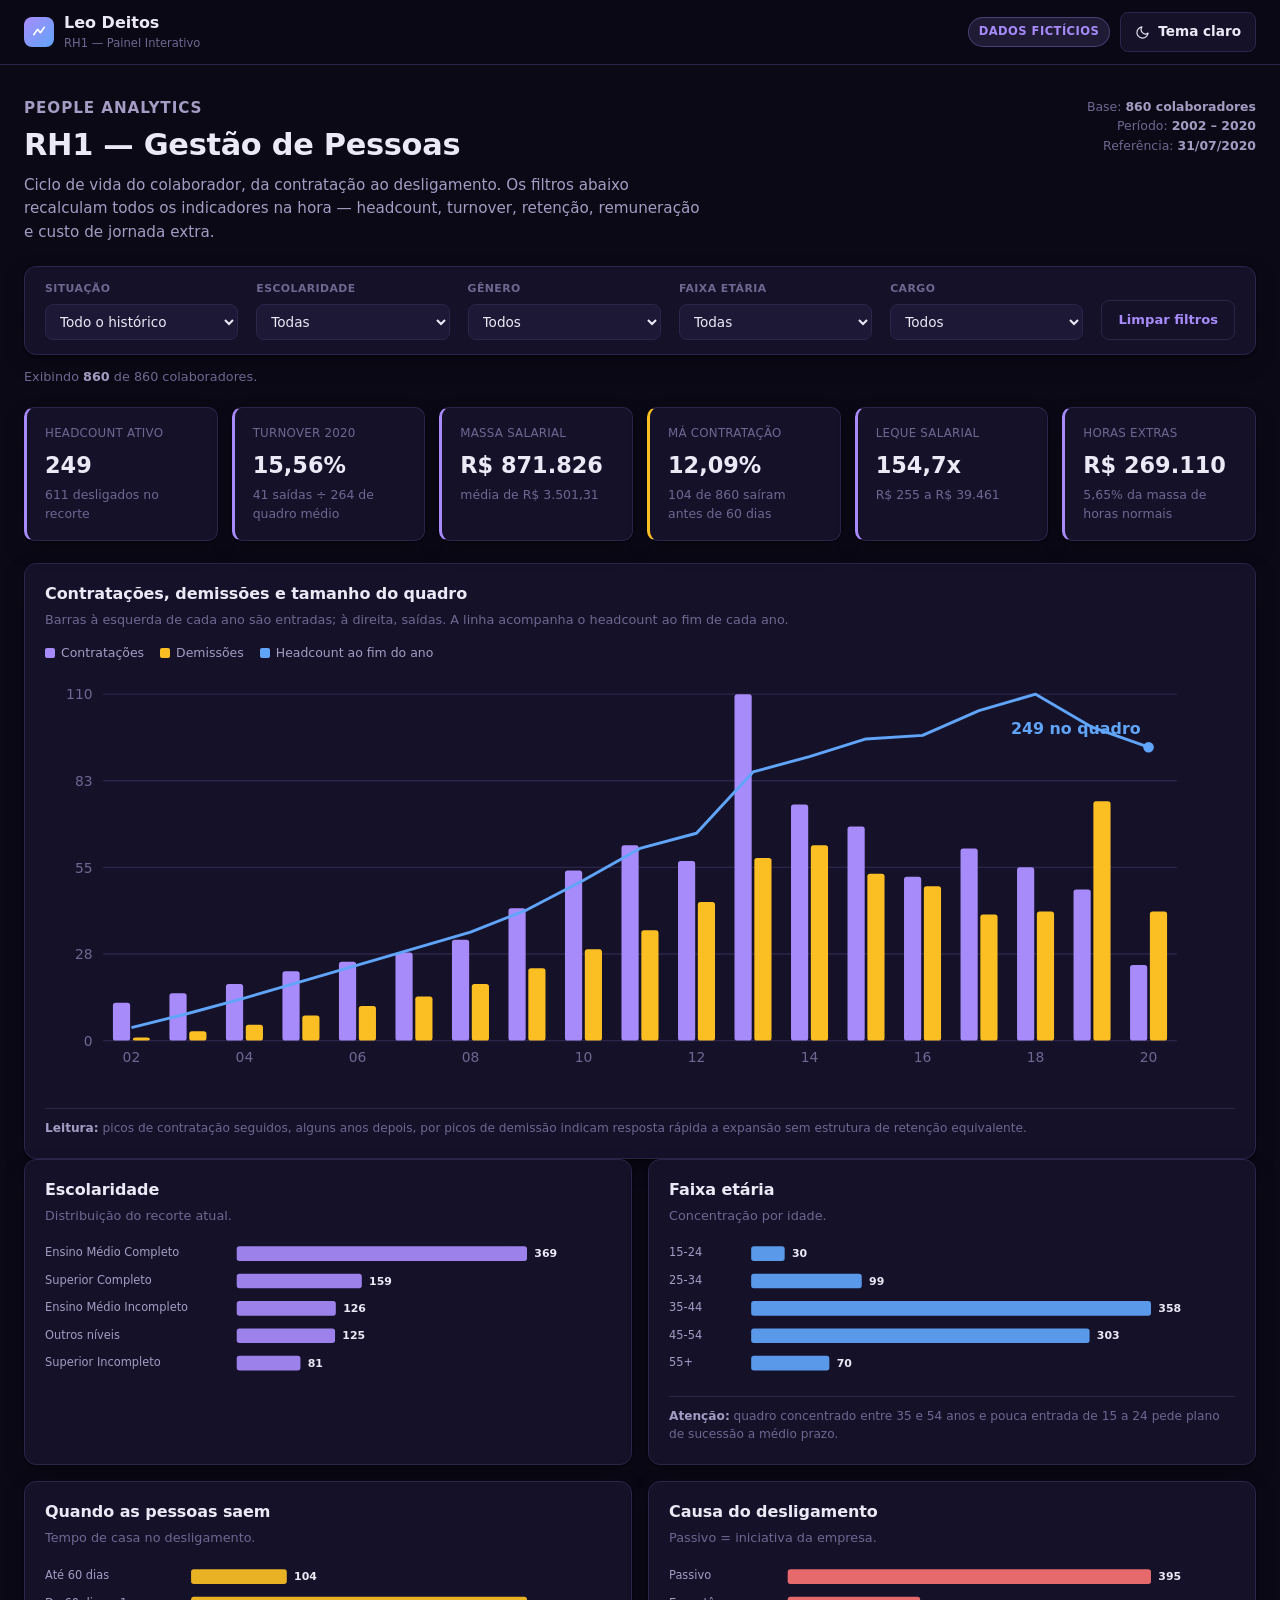
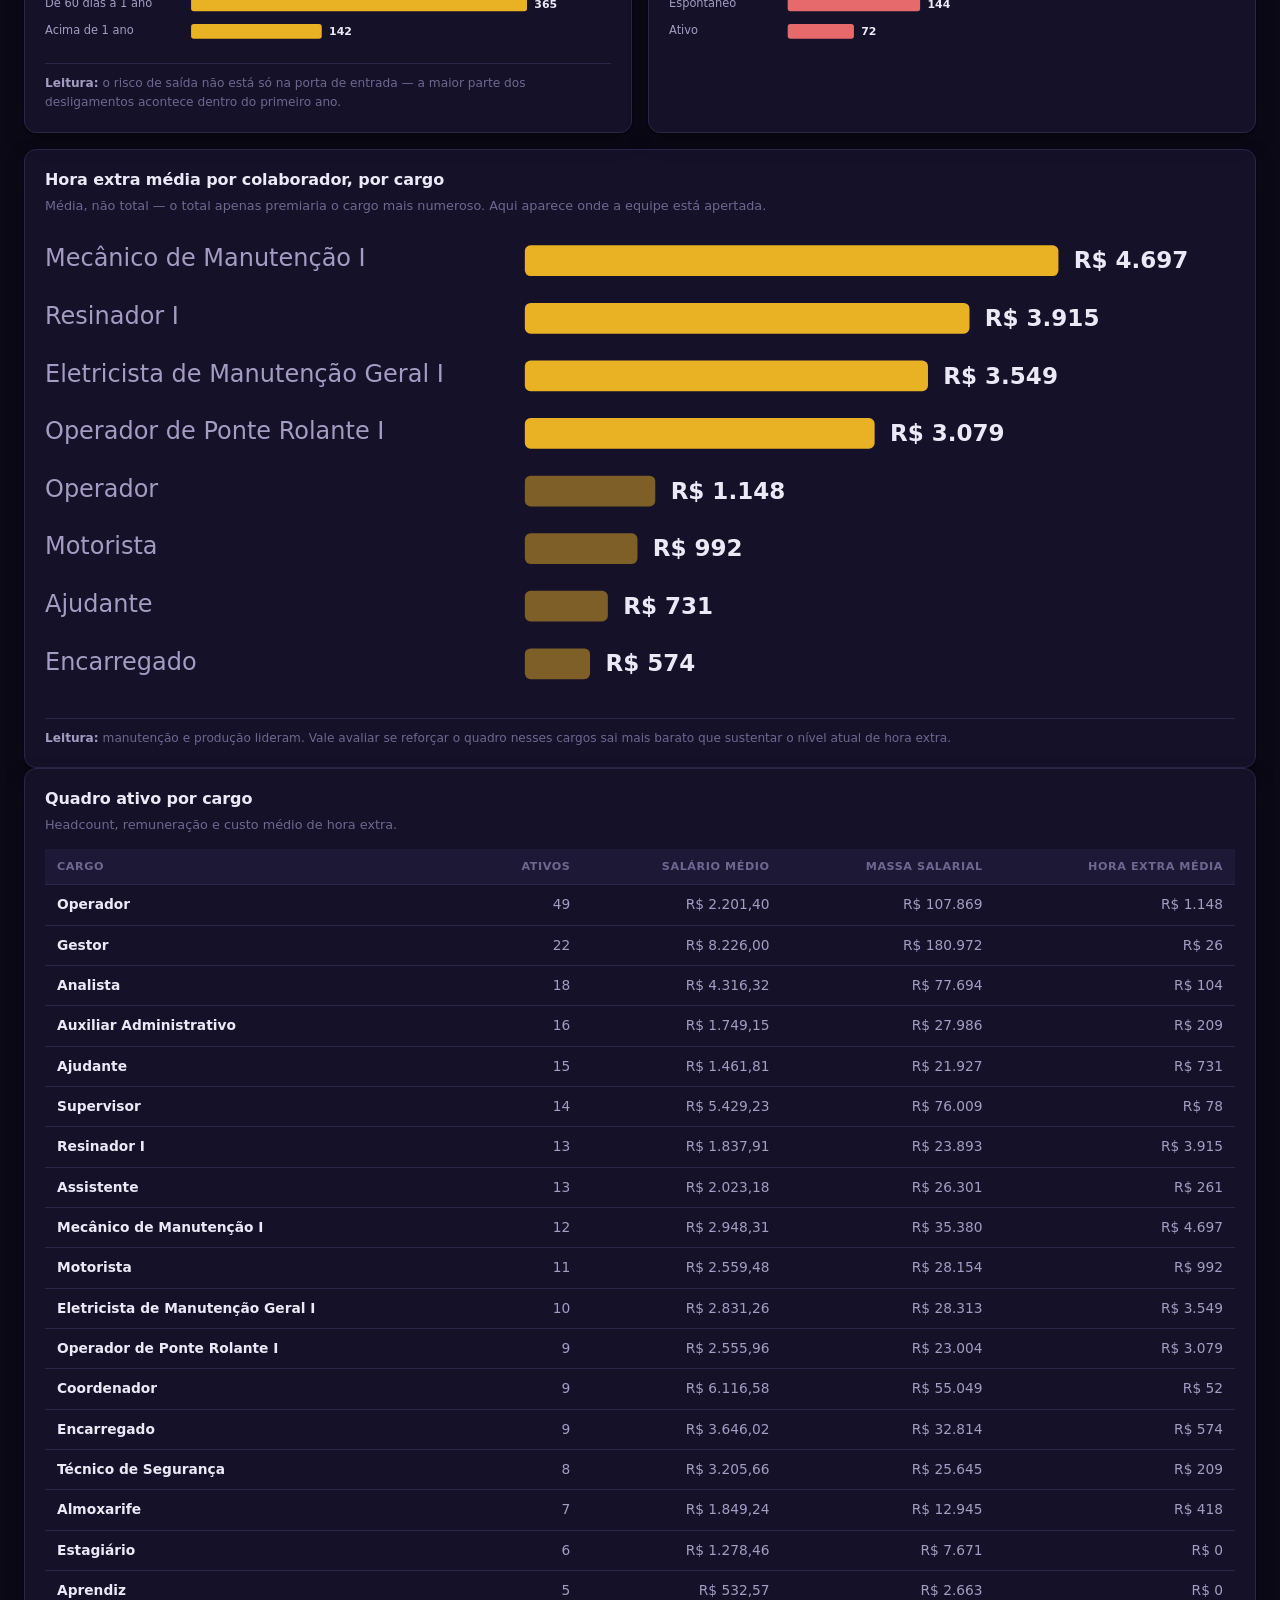
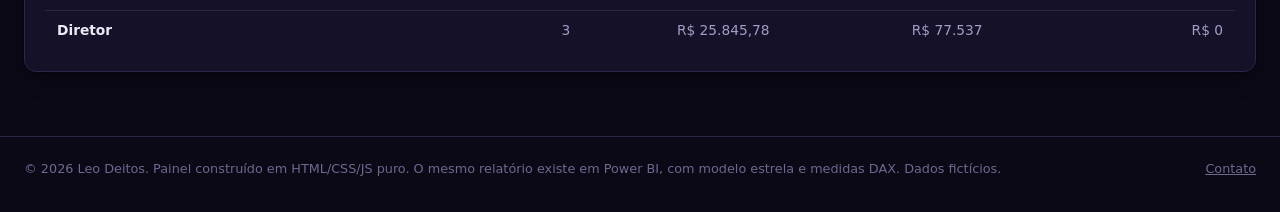
<file: projects/rh1-dashboard.html>
<!doctype html>
<html lang="pt-BR" data-theme="dark">
<head>
<meta charset="UTF-8" />
<meta name="viewport" content="width=device-width, initial-scale=1.0" />
<title>RH1 — Painel Interativo | Leo Deitos</title>
<meta name="description" content="Painel interativo (HTML/JS, sem Power BI) de People Analytics — headcount, turnover, retenção, absenteísmo e horas extras. Dados fictícios, para portfólio." />
<link rel="icon" href="data:image/svg+xml,<svg xmlns=%22http://www.w3.org/2000/svg%22 viewBox=%220 0 100 100%22><rect width=%22100%22 height=%22100%22 rx=%2220%22 fill=%22%230a0f1c%22/><circle cx=%2250%22 cy=%2234%22 r=%2214%22 fill=%22%23a78bfa%22/><path d=%22M22 82 a28 26 0 0 1 56 0%22 fill=%22%23a78bfa%22/></svg>" />
<style>
:root {
  color-scheme: light;
  --bg: #f6f5fa;
  --surface: #ffffff;
  --surface-2: #efedf6;
  --border: #ddd9e8;
  --text: #17132a;
  --text-muted: #544d6e;
  --text-faint: #8b849f;
  --violet: #6d28d9;
  --blue: #2563eb;
  --amber: #b45309;
  --red: #dc2626;
  --green: #0e8a52;
  --shadow: 0 1px 2px rgba(23,19,42,.06), 0 4px 16px -4px rgba(23,19,42,.10);
}
:root[data-theme="dark"] {
  color-scheme: dark;
  --bg: #0b0916;
  --surface: #151129;
  --surface-2: #1d1836;
  --border: #2c2549;
  --text: #ece9f7;
  --text-muted: #a49cc2;
  --text-faint: #6f6790;
  --violet: #a78bfa;
  --blue: #60a5fa;
  --amber: #fbbf24;
  --red: #f87171;
  --green: #34d399;
  --shadow: 0 1px 2px rgba(0,0,0,.4), 0 8px 24px -8px rgba(0,0,0,.6);
}
* { box-sizing: border-box; }
html { scroll-behavior: smooth; background: var(--bg); }
body {
  margin: 0; background: var(--bg); color: var(--text);
  font-family: "Segoe UI", "Inter", system-ui, -apple-system, "Helvetica Neue", Arial, sans-serif;
  line-height: 1.55; transition: background .2s ease, color .2s ease;
}
.container { max-width: 1320px; margin: 0 auto; padding: 0 24px; }
a { color: inherit; }
button { font: inherit; cursor: pointer; }
svg text { font-family: inherit; }
:focus-visible { outline: 2px solid var(--violet); outline-offset: 2px; border-radius: 4px; }

.topbar {
  position: sticky; top: 0; z-index: 20;
  background: color-mix(in srgb, var(--bg) 85%, transparent);
  backdrop-filter: blur(10px);
  border-bottom: 1px solid var(--border);
}
.topbar .container { display: flex; align-items: center; justify-content: space-between; height: 64px; gap: 16px; flex-wrap: wrap; }
.brand { display: flex; align-items: center; gap: 10px; font-weight: 700; text-decoration: none; }
.brand-mark { width: 30px; height: 30px; border-radius: 8px; background: linear-gradient(135deg, var(--violet), var(--blue)); display: flex; align-items: center; justify-content: center; flex-shrink: 0; }
.brand-mark svg { width: 16px; height: 16px; }
.brand small { display: block; font-weight: 400; color: var(--text-faint); font-size: .72rem; }
.top-actions { display: flex; align-items: center; gap: 10px; flex-wrap: wrap; }
.theme-btn {
  display: flex; align-items: center; gap: 8px; padding: 8px 14px; border-radius: 8px;
  border: 1px solid var(--border); background: var(--surface); color: var(--text); font-weight: 600; font-size: .85rem;
}
.theme-btn svg { width: 15px; height: 15px; }
.badge-demo {
  font-size: .72rem; font-weight: 700; text-transform: uppercase; letter-spacing: .04em;
  padding: 5px 10px; border-radius: 999px; background: rgba(167,139,250,.14); color: var(--violet);
  border: 1px solid rgba(167,139,250,.32);
}

.view { padding: 32px 0 64px; }
.page-head { display: flex; align-items: flex-start; justify-content: space-between; gap: 24px; flex-wrap: wrap; margin-bottom: 22px; }
.eyebrow { font-size: .74rem; font-weight: 700; letter-spacing: .06em; text-transform: uppercase; color: var(--violet); margin: 0 0 8px; }
.page-head h1 { font-size: clamp(1.3rem, 2.6vw, 1.9rem); margin: 0 0 6px; letter-spacing: -.01em; }
.page-head p { margin: 0; color: var(--text-muted); font-size: .95rem; max-width: 680px; }
.page-head .meta { text-align: right; font-size: .78rem; color: var(--text-faint); }
.page-head .meta b { color: var(--text-muted); }

.filters-panel {
  background: var(--surface); border: 1px solid var(--border); border-radius: 12px;
  padding: 14px 20px; margin-bottom: 20px; box-shadow: var(--shadow);
  display: flex; align-items: flex-end; gap: 18px; flex-wrap: wrap;
}
.filter-field { display: flex; flex-direction: column; gap: 6px; min-width: 150px; flex: 1 1 150px; }
.filter-field label { font-size: .68rem; font-weight: 700; text-transform: uppercase; letter-spacing: .04em; color: var(--text-faint); }
.filter-field select {
  font: inherit; padding: 8px 10px; border-radius: 8px; border: 1px solid var(--border);
  background: var(--surface-2); color: var(--text); font-size: .85rem;
}
.clear-btn {
  padding: 9px 16px; border-radius: 8px; border: 1px solid var(--border); background: transparent;
  color: var(--violet); font-weight: 700; font-size: .82rem; flex: 0 0 auto;
}
.clear-btn:hover { background: rgba(167,139,250,.12); }

.filter-summary { font-size: .8rem; color: var(--text-faint); margin: -8px 0 20px; }
.filter-summary b { color: var(--text-muted); }

.empty-state {
  background: var(--surface); border: 1px solid var(--border); border-radius: 12px;
  padding: 48px 24px; text-align: center; color: var(--text-muted); margin-bottom: 20px;
}
.empty-state h2 { margin: 0 0 6px; font-size: 1.1rem; color: var(--text); }

.kpi-row { display: grid; grid-template-columns: repeat(auto-fit, minmax(190px, 1fr)); gap: 14px; margin-bottom: 22px; }
.kpi-card {
  background: var(--surface); border: 1px solid var(--border); border-left: 3px solid var(--violet);
  border-radius: 10px; padding: 16px 18px; box-shadow: var(--shadow);
}
.kpi-card .label { font-size: .74rem; color: var(--text-faint); margin-bottom: 6px; text-transform: uppercase; letter-spacing: .02em; }
.kpi-card .value { font-size: 1.4rem; font-weight: 700; font-variant-numeric: tabular-nums; }
.kpi-card .sub { font-size: .78rem; color: var(--text-faint); margin-top: 2px; }
.kpi-card.is-alert { border-left-color: var(--amber); }

.grid { display: grid; gap: 16px; margin-bottom: 16px; }
.grid.cols-2 { grid-template-columns: repeat(auto-fit, minmax(380px, 1fr)); }
.grid.cols-3 { grid-template-columns: repeat(auto-fit, minmax(300px, 1fr)); }

.panel {
  background: var(--surface); border: 1px solid var(--border); border-radius: 12px;
  padding: 18px 20px 20px; box-shadow: var(--shadow); min-width: 0;
}
.panel-head { margin-bottom: 14px; }
.panel-head h2 { font-size: 1rem; margin: 0 0 3px; letter-spacing: -.005em; }
.panel-head p { font-size: .8rem; color: var(--text-faint); margin: 0; }
.panel-note { font-size: .76rem; color: var(--text-faint); margin: 12px 0 0; padding-top: 10px; border-top: 1px solid var(--border); }
.panel-note b { color: var(--text-muted); }

.chart-wrap { width: 100%; overflow-x: auto; }
.chart-wrap svg { display: block; width: 100%; height: auto; }

.legend { display: flex; gap: 16px; flex-wrap: wrap; font-size: .78rem; color: var(--text-muted); margin-bottom: 10px; }
.legend span { display: inline-flex; align-items: center; gap: 6px; }
.legend i { width: 10px; height: 10px; border-radius: 2px; display: inline-block; }

.table-wrap { overflow-x: auto; }
table { border-collapse: collapse; width: 100%; min-width: 620px; font-size: .86rem; }
th, td { padding: 9px 12px; text-align: right; border-bottom: 1px solid var(--border); white-space: nowrap; }
th:first-child, td:first-child { text-align: left; white-space: normal; }
thead th {
  font-size: .7rem; text-transform: uppercase; letter-spacing: .05em; color: var(--text-faint);
  font-weight: 700; border-bottom: 1px solid var(--border); background: var(--surface-2);
}
tbody td { font-variant-numeric: tabular-nums; color: var(--text-muted); }
tbody td:first-child { color: var(--text); font-weight: 600; }
tbody tr:last-child td { border-bottom: none; }
tbody tr:hover td { background: var(--surface-2); }

footer.page-footer { border-top: 1px solid var(--border); padding: 22px 0 34px; }
footer.page-footer .container { display: flex; justify-content: space-between; gap: 16px; flex-wrap: wrap; font-size: .8rem; color: var(--text-faint); }

@media (max-width: 640px) {
  .container { padding: 0 16px; }
  .page-head .meta { text-align: left; }
}
</style>
</head>
<body>

<header class="topbar">
  <div class="container">
    <a class="brand" href="../index.html">
      <span class="brand-mark">
        <svg viewBox="0 0 24 24" fill="none" xmlns="http://www.w3.org/2000/svg">
          <path d="M4 16 L10 8 L14 13 L20 5" stroke="white" stroke-width="2.4" stroke-linecap="round" stroke-linejoin="round"/>
        </svg>
      </span>
      <span>Leo Deitos<small>RH1 — Painel Interativo</small></span>
    </a>
    <div class="top-actions">
      <span class="badge-demo">Dados fictícios</span>
      <button class="theme-btn" id="themeBtn" type="button" aria-label="Alternar tema claro e escuro">
        <svg viewBox="0 0 24 24" fill="none" xmlns="http://www.w3.org/2000/svg" aria-hidden="true">
          <path d="M21 12.8A9 9 0 1 1 11.2 3a7 7 0 0 0 9.8 9.8z" stroke="currentColor" stroke-width="1.8" stroke-linecap="round" stroke-linejoin="round"/>
        </svg>
        <span id="themeLabel">Tema claro</span>
      </button>
    </div>
  </div>
</header>

<main class="view">
  <div class="container">

    <div class="page-head">
      <div>
        <p class="eyebrow">People Analytics</p>
        <h1>RH1 — Gestão de Pessoas</h1>
        <p>
          Ciclo de vida do colaborador, da contratação ao desligamento. Os filtros abaixo recalculam
          todos os indicadores na hora — headcount, turnover, retenção, remuneração e custo de
          jornada extra.
        </p>
      </div>
      <div class="meta">
        <div>Base: <b id="metaBase">—</b></div>
        <div>Período: <b id="metaPeriodo">—</b></div>
        <div>Referência: <b id="metaRef">—</b></div>
      </div>
    </div>

    <div class="filters-panel">
      <div class="filter-field">
        <label for="fSituacao">Situação</label>
        <select id="fSituacao">
          <option value="">Todo o histórico</option>
          <option value="ativo">Somente ativos</option>
          <option value="desligado">Somente desligados</option>
        </select>
      </div>
      <div class="filter-field">
        <label for="fEscolaridade">Escolaridade</label>
        <select id="fEscolaridade"><option value="">Todas</option></select>
      </div>
      <div class="filter-field">
        <label for="fGenero">Gênero</label>
        <select id="fGenero"><option value="">Todos</option></select>
      </div>
      <div class="filter-field">
        <label for="fFaixa">Faixa etária</label>
        <select id="fFaixa"><option value="">Todas</option></select>
      </div>
      <div class="filter-field">
        <label for="fCargo">Cargo</label>
        <select id="fCargo"><option value="">Todos</option></select>
      </div>
      <button class="clear-btn" id="clearBtn" type="button">Limpar filtros</button>
    </div>

    <p class="filter-summary" id="filterSummary"></p>

    <div id="content"></div>

  </div>
</main>

<footer class="page-footer">
  <div class="container">
    <span>© 2026 Leo Deitos. Painel construído em HTML/CSS/JS puro. O mesmo relatório existe em Power BI, com modelo estrela e medidas DAX. Dados fictícios.</span>
    <a href="../index.html#contato">Contato</a>
  </div>
</footer>

<script id="rh1-data" type="application/json">{"meta":{"fonte":"Base sintética derivada dos marginais publicados no estudo de caso RH1","seed":20260902,"periodo":"2002-01-01 a 2020-07-31","dataReferencia":"2020-07-31","colaboradores":860,"ativos":249,"desligados":611},"ancoras":{"massaSalarialAtivos":871825.84,"massaHorasNormais":4762118.22,"totalHorasExtras":269109.74,"totalAbsenteismo":34000.74,"salarioMaximo":39460.8,"salarioMinimo":255.0,"linhasFolha":27462},"colaboradores":[{"id":1,"cargo":"Assistente","escolaridade":"Outros níveis","genero":"Masculino","faixaEtaria":"35-44","admissao":"2002-01-09","demissao":"2003-01-08","causa":"Passivo","tempoCasaDias":364,"salario":2613.31,"horaExtra":0.0,"absenteismo":0.0},{"id":2,"cargo":"Aprendiz","escolaridade":"Ensino Médio Completo","genero":"Feminino","faixaEtaria":"45-54","admissao":"2002-01-11","demissao":"2003-03-30","causa":"Passivo","tempoCasaDias":443,"salario":560.02,"horaExtra":0.0,"absenteismo":0.0},{"id":3,"cargo":"Operador de Ponte Rolante I","escolaridade":"Superior Completo","genero":"Feminino","faixaEtaria":"45-54","admissao":"2002-02-15","demissao":"2004-02-13","causa":"Passivo","tempoCasaDias":728,"salario":2840.98,"horaExtra":0.0,"absenteismo":0.0},{"id":4,"cargo":"Auxiliar Administrativo","escolaridade":"Ensino Médio Completo","genero":"Feminino","faixaEtaria":"55+","admissao":"2002-05-22","demissao":"2003-04-17","causa":"Passivo","tempoCasaDias":330,"salario":2248.14,"horaExtra":0.0,"absenteismo":0.0},{"id":5,"cargo":"Operador","escolaridade":"Superior Incompleto","genero":"Feminino","faixaEtaria":"15-24","admissao":"2002-06-30","demissao":"2002-07-25","causa":"Espontâneo","tempoCasaDias":25,"salario":2795.13,"horaExtra":0.0,"absenteismo":0.0},{"id":6,"cargo":"Supervisor","escolaridade":"Outros níveis","genero":"Masculino","faixaEtaria":"55+","admissao":"2002-07-05","demissao":"2005-08-16","causa":"Passivo","tempoCasaDias":1138,"salario":6755.9,"horaExtra":0.0,"absenteismo":0.0},{"id":7,"cargo":"Auxiliar Administrativo","escolaridade":"Ensino Médio Completo","genero":"Masculino","faixaEtaria":"25-34","admissao":"2002-08-18","demissao":"2005-09-28","causa":"Passivo","tempoCasaDias":1137,"salario":2272.86,"horaExtra":0.0,"absenteismo":0.0},{"id":8,"cargo":"Analista","escolaridade":"Ensino Médio Incompleto","genero":"Masculino","faixaEtaria":"45-54","admissao":"2002-10-03","demissao":"2006-01-24","causa":"Passivo","tempoCasaDias":1209,"salario":3925.0,"horaExtra":0.0,"absenteismo":0.0},{"id":9,"cargo":"Resinador I","escolaridade":"Outros níveis","genero":"Masculino","faixaEtaria":"35-44","admissao":"2002-10-16","demissao":"2006-07-05","causa":"Passivo","tempoCasaDias":1358,"salario":2087.21,"horaExtra":0.0,"absenteismo":0.0},{"id":10,"cargo":"Gestor","escolaridade":"Superior Completo","genero":"Masculino","faixaEtaria":"45-54","admissao":"2002-11-09","demissao":"2006-12-21","causa":"Passivo","tempoCasaDias":1503,"salario":11055.79,"horaExtra":0.0,"absenteismo":0.0},{"id":11,"cargo":"Gestor","escolaridade":"Ensino Médio Completo","genero":"Masculino","faixaEtaria":"35-44","admissao":"2002-11-14","demissao":"2007-02-22","causa":"Passivo","tempoCasaDias":1561,"salario":8133.31,"horaExtra":0.0,"absenteismo":0.0},{"id":12,"cargo":"Analista","escolaridade":"Ensino Médio Incompleto","genero":"Feminino","faixaEtaria":"45-54","admissao":"2002-12-23","demissao":"2007-07-02","causa":"Passivo","tempoCasaDias":1652,"salario":4742.69,"horaExtra":0.0,"absenteismo":0.0},{"id":13,"cargo":"Coordenador","escolaridade":"Superior Completo","genero":"Masculino","faixaEtaria":"25-34","admissao":"2003-02-24","demissao":"2004-01-01","causa":"Passivo","tempoCasaDias":311,"salario":6579.07,"horaExtra":0.0,"absenteismo":0.0},{"id":14,"cargo":"Mecânico de Manutenção I","escolaridade":"Outros níveis","genero":"Feminino","faixaEtaria":"45-54","admissao":"2003-03-29","demissao":"2007-11-11","causa":"Passivo","tempoCasaDias":1688,"salario":3976.23,"horaExtra":0.0,"absenteismo":0.0},{"id":15,"cargo":"Operador","escolaridade":"Ensino Médio Incompleto","genero":"Masculino","faixaEtaria":"45-54","admissao":"2003-04-12","demissao":"2004-04-02","causa":"Espontâneo","tempoCasaDias":356,"salario":2777.87,"horaExtra":0.0,"absenteismo":0.0},{"id":16,"cargo":"Gestor","escolaridade":"Ensino Médio Incompleto","genero":"Masculino","faixaEtaria":"45-54","admissao":"2003-06-09","demissao":"2008-02-25","causa":"Passivo","tempoCasaDias":1722,"salario":8787.22,"horaExtra":0.0,"absenteismo":0.0},{"id":17,"cargo":"Coordenador","escolaridade":"Ensino Médio Completo","genero":"Masculino","faixaEtaria":"35-44","admissao":"2003-08-21","demissao":"2008-04-19","causa":"Espontâneo","tempoCasaDias":1703,"salario":6737.77,"horaExtra":0.0,"absenteismo":0.0},{"id":18,"cargo":"Encarregado","escolaridade":"Superior Incompleto","genero":"Feminino","faixaEtaria":"35-44","admissao":"2003-08-23","demissao":"2008-07-18","causa":"Espontâneo","tempoCasaDias":1791,"salario":3755.57,"horaExtra":0.0,"absenteismo":0.0},{"id":19,"cargo":"Ajudante","escolaridade":"Ensino Médio Completo","genero":"Feminino","faixaEtaria":"45-54","admissao":"2003-08-29","demissao":"2008-12-13","causa":"Passivo","tempoCasaDias":1933,"salario":1446.12,"horaExtra":0.0,"absenteismo":0.0},{"id":20,"cargo":"Assistente","escolaridade":"Ensino Médio Completo","genero":"Feminino","faixaEtaria":"45-54","admissao":"2003-08-31","demissao":"2009-01-25","causa":"Passivo","tempoCasaDias":1974,"salario":2450.51,"horaExtra":0.0,"absenteismo":0.0},{"id":21,"cargo":"Técnico de Segurança","escolaridade":"Superior Completo","genero":"Masculino","faixaEtaria":"35-44","admissao":"2003-09-27","demissao":"2009-04-12","causa":"Ativo","tempoCasaDias":2024,"salario":3687.87,"horaExtra":0.0,"absenteismo":0.0},{"id":22,"cargo":"Auxiliar Administrativo","escolaridade":"Superior Incompleto","genero":"Feminino","faixaEtaria":"25-34","admissao":"2003-10-07","demissao":"2009-05-12","causa":"Espontâneo","tempoCasaDias":2044,"salario":2195.7,"horaExtra":0.0,"absenteismo":0.0},{"id":23,"cargo":"Operador","escolaridade":"Ensino Médio Completo","genero":"Masculino","faixaEtaria":"25-34","admissao":"2003-10-25","demissao":"2009-09-04","causa":"Passivo","tempoCasaDias":2141,"salario":3094.2,"horaExtra":0.0,"absenteismo":0.0},{"id":24,"cargo":"Supervisor","escolaridade":"Ensino Médio Completo","genero":"Masculino","faixaEtaria":"15-24","admissao":"2003-11-20","demissao":"2004-11-18","causa":"Passivo","tempoCasaDias":364,"salario":7182.19,"horaExtra":0.0,"absenteismo":0.0},{"id":25,"cargo":"Aprendiz","escolaridade":"Outros níveis","genero":"Feminino","faixaEtaria":"35-44","admissao":"2003-12-10","demissao":"2009-10-25","causa":"Passivo","tempoCasaDias":2146,"salario":734.91,"horaExtra":0.0,"absenteismo":0.0},{"id":26,"cargo":"Gestor","escolaridade":"Ensino Médio Completo","genero":"Masculino","faixaEtaria":"15-24","admissao":"2003-12-24","demissao":"2009-12-06","causa":"Passivo","tempoCasaDias":2174,"salario":8428.57,"horaExtra":0.0,"absenteismo":0.0},{"id":27,"cargo":"Resinador I","escolaridade":"Superior Incompleto","genero":"Masculino","faixaEtaria":"35-44","admissao":"2003-12-28","demissao":"2010-03-17","causa":"Passivo","tempoCasaDias":2271,"salario":2475.09,"horaExtra":0.0,"absenteismo":0.0},{"id":28,"cargo":"Motorista","escolaridade":"Ensino Médio Completo","genero":"Feminino","faixaEtaria":"55+","admissao":"2004-01-17","demissao":"2010-04-09","causa":"Passivo","tempoCasaDias":2274,"salario":3379.98,"horaExtra":0.0,"absenteismo":0.0},{"id":29,"cargo":"Supervisor","escolaridade":"Ensino Médio Completo","genero":"Masculino","faixaEtaria":"35-44","admissao":"2004-02-03","demissao":"2004-04-02","causa":"Passivo","tempoCasaDias":59,"salario":7326.89,"horaExtra":0.0,"absenteismo":0.0},{"id":30,"cargo":"Ajudante","escolaridade":"Superior Completo","genero":"Masculino","faixaEtaria":"35-44","admissao":"2004-04-10","demissao":"2010-07-16","causa":"Passivo","tempoCasaDias":2288,"salario":1427.37,"horaExtra":0.0,"absenteismo":0.0},{"id":31,"cargo":"Almoxarife","escolaridade":"Ensino Médio Incompleto","genero":"Masculino","faixaEtaria":"35-44","admissao":"2004-04-25","demissao":"2005-04-20","causa":"Passivo","tempoCasaDias":360,"salario":1850.14,"horaExtra":0.0,"absenteismo":0.0},{"id":32,"cargo":"Operador","escolaridade":"Ensino Médio Completo","genero":"Masculino","faixaEtaria":"35-44","admissao":"2004-05-03","demissao":"2010-08-31","causa":"Passivo","tempoCasaDias":2311,"salario":3131.43,"horaExtra":0.0,"absenteismo":0.0},{"id":33,"cargo":"Operador","escolaridade":"Ensino Médio Completo","genero":"Masculino","faixaEtaria":"45-54","admissao":"2004-06-08","demissao":"2010-09-25","causa":"Passivo","tempoCasaDias":2300,"salario":2304.34,"horaExtra":0.0,"absenteismo":0.0},{"id":34,"cargo":"Operador de Ponte Rolante I","escolaridade":"Ensino Médio Incompleto","genero":"Masculino","faixaEtaria":"45-54","admissao":"2004-06-10","demissao":"2010-10-29","causa":"Espontâneo","tempoCasaDias":2332,"salario":3702.83,"horaExtra":0.0,"absenteismo":0.0},{"id":35,"cargo":"Aprendiz","escolaridade":"Ensino Médio Completo","genero":"Masculino","faixaEtaria":"15-24","admissao":"2004-06-10","demissao":"2011-01-30","causa":"Ativo","tempoCasaDias":2425,"salario":833.87,"horaExtra":0.0,"absenteismo":0.0},{"id":36,"cargo":"Motorista","escolaridade":"Ensino Médio Completo","genero":"Feminino","faixaEtaria":"35-44","admissao":"2004-06-24","demissao":"2011-03-01","causa":"Passivo","tempoCasaDias":2441,"salario":3452.72,"horaExtra":0.0,"absenteismo":0.0},{"id":37,"cargo":"Motorista","escolaridade":"Ensino Médio Completo","genero":"Masculino","faixaEtaria":"35-44","admissao":"2004-07-11","demissao":"2011-04-06","causa":"Passivo","tempoCasaDias":2460,"salario":3334.0,"horaExtra":0.0,"absenteismo":0.0},{"id":38,"cargo":"Operador","escolaridade":"Ensino Médio Completo","genero":"Feminino","faixaEtaria":"45-54","admissao":"2004-07-12","demissao":"2011-06-24","causa":"Passivo","tempoCasaDias":2538,"salario":2762.16,"horaExtra":0.0,"absenteismo":0.0},{"id":39,"cargo":"Diretor","escolaridade":"Outros níveis","genero":"Masculino","faixaEtaria":"45-54","admissao":"2004-07-15","demissao":"2011-07-07","causa":"Passivo","tempoCasaDias":2548,"salario":24939.44,"horaExtra":0.0,"absenteismo":0.0},{"id":40,"cargo":"Estagiário","escolaridade":"Ensino Médio Completo","genero":"Feminino","faixaEtaria":"45-54","admissao":"2004-07-27","demissao":"2011-09-05","causa":"Passivo","tempoCasaDias":2596,"salario":1487.91,"horaExtra":0.0,"absenteismo":0.0},{"id":41,"cargo":"Operador","escolaridade":"Superior Completo","genero":"Masculino","faixaEtaria":"35-44","admissao":"2004-08-31","demissao":"2005-08-17","causa":"Passivo","tempoCasaDias":351,"salario":2809.52,"horaExtra":0.0,"absenteismo":0.0},{"id":42,"cargo":"Auxiliar Administrativo","escolaridade":"Ensino Médio Completo","genero":"Feminino","faixaEtaria":"55+","admissao":"2004-11-01","demissao":"2005-08-30","causa":"Passivo","tempoCasaDias":302,"salario":2235.97,"horaExtra":0.0,"absenteismo":0.0},{"id":43,"cargo":"Motorista","escolaridade":"Outros níveis","genero":"Masculino","faixaEtaria":"45-54","admissao":"2004-11-21","demissao":"2005-11-08","causa":"Ativo","tempoCasaDias":352,"salario":2889.6,"horaExtra":0.0,"absenteismo":0.0},{"id":44,"cargo":"Motorista","escolaridade":"Ensino Médio Incompleto","genero":"Masculino","faixaEtaria":"45-54","admissao":"2004-12-07","demissao":"2005-11-21","causa":"Passivo","tempoCasaDias":349,"salario":2489.06,"horaExtra":0.0,"absenteismo":0.0},{"id":45,"cargo":"Operador de Ponte Rolante I","escolaridade":"Ensino Médio Completo","genero":"Feminino","faixaEtaria":"45-54","admissao":"2004-12-22","demissao":"2011-11-03","causa":"Passivo","tempoCasaDias":2507,"salario":3540.99,"horaExtra":0.0,"absenteismo":0.0},{"id":46,"cargo":"Motorista","escolaridade":"Ensino Médio Incompleto","genero":"Feminino","faixaEtaria":"35-44","admissao":"2005-01-02","demissao":"2011-12-09","causa":"Passivo","tempoCasaDias":2532,"salario":2717.32,"horaExtra":0.0,"absenteismo":0.0},{"id":47,"cargo":"Mecânico de Manutenção I","escolaridade":"Outros níveis","genero":"Masculino","faixaEtaria":"35-44","admissao":"2005-01-17","demissao":"2006-01-15","causa":"Espontâneo","tempoCasaDias":363,"salario":2935.63,"horaExtra":0.0,"absenteismo":0.0},{"id":48,"cargo":"Supervisor","escolaridade":"Ensino Médio Completo","genero":"Feminino","faixaEtaria":"25-34","admissao":"2005-01-20","demissao":"2012-01-09","causa":"Espontâneo","tempoCasaDias":2545,"salario":7219.64,"horaExtra":0.0,"absenteismo":0.0},{"id":49,"cargo":"Gestor","escolaridade":"Superior Completo","genero":"Feminino","faixaEtaria":"45-54","admissao":"2005-01-29","demissao":"2012-02-14","causa":"Passivo","tempoCasaDias":2572,"salario":10617.97,"horaExtra":0.0,"absenteismo":0.0},{"id":50,"cargo":"Diretor","escolaridade":"Superior Completo","genero":"Masculino","faixaEtaria":"35-44","admissao":"2005-02-21","demissao":"2012-04-19","causa":"Passivo","tempoCasaDias":2614,"salario":25364.3,"horaExtra":0.0,"absenteismo":0.0},{"id":51,"cargo":"Analista","escolaridade":"Superior Completo","genero":"Feminino","faixaEtaria":"45-54","admissao":"2005-03-25","demissao":"2012-05-30","causa":"Ativo","tempoCasaDias":2623,"salario":5486.71,"horaExtra":0.0,"absenteismo":0.0},{"id":52,"cargo":"Gestor","escolaridade":"Ensino Médio Completo","genero":"Masculino","faixaEtaria":"55+","admissao":"2005-04-01","demissao":"2012-06-18","causa":"Passivo","tempoCasaDias":2635,"salario":8311.16,"horaExtra":0.0,"absenteismo":0.0},{"id":53,"cargo":"Ajudante","escolaridade":"Ensino Médio Completo","genero":"Feminino","faixaEtaria":"45-54","admissao":"2005-04-03","demissao":"2012-08-15","causa":"Passivo","tempoCasaDias":2691,"salario":1828.56,"horaExtra":0.0,"absenteismo":0.0},{"id":54,"cargo":"Motorista","escolaridade":"Superior Incompleto","genero":"Masculino","faixaEtaria":"35-44","admissao":"2005-04-16","demissao":"2012-09-09","causa":"Espontâneo","tempoCasaDias":2703,"salario":2515.01,"horaExtra":0.0,"absenteismo":0.0},{"id":55,"cargo":"Operador de Ponte Rolante I","escolaridade":"Ensino Médio Completo","genero":"Masculino","faixaEtaria":"45-54","admissao":"2005-04-19","demissao":"2012-10-13","causa":"Espontâneo","tempoCasaDias":2734,"salario":2940.43,"horaExtra":0.0,"absenteismo":0.0},{"id":56,"cargo":"Auxiliar Administrativo","escolaridade":"Outros níveis","genero":"Feminino","faixaEtaria":"35-44","admissao":"2005-04-21","demissao":"2012-11-13","causa":"Ativo","tempoCasaDias":2763,"salario":1709.76,"horaExtra":0.0,"absenteismo":0.0},{"id":57,"cargo":"Operador","escolaridade":"Superior Completo","genero":"Masculino","faixaEtaria":"25-34","admissao":"2005-06-02","demissao":"2006-05-17","causa":"Passivo","tempoCasaDias":349,"salario":2348.04,"horaExtra":0.0,"absenteismo":0.0},{"id":58,"cargo":"Técnico de Segurança","escolaridade":"Ensino Médio Completo","genero":"Masculino","faixaEtaria":"55+","admissao":"2005-07-05","demissao":"2006-07-01","causa":"Espontâneo","tempoCasaDias":361,"salario":4228.25,"horaExtra":0.0,"absenteismo":0.0},{"id":59,"cargo":"Coordenador","escolaridade":"Ensino Médio Incompleto","genero":"Masculino","faixaEtaria":"35-44","admissao":"2005-07-21","demissao":"2012-11-30","causa":"Espontâneo","tempoCasaDias":2689,"salario":6763.42,"horaExtra":0.0,"absenteismo":0.0},{"id":60,"cargo":"Auxiliar Administrativo","escolaridade":"Ensino Médio Completo","genero":"Feminino","faixaEtaria":"35-44","admissao":"2005-07-26","demissao":"2005-09-19","causa":"Passivo","tempoCasaDias":55,"salario":2045.62,"horaExtra":0.0,"absenteismo":0.0},{"id":61,"cargo":"Auxiliar Administrativo","escolaridade":"Ensino Médio Incompleto","genero":"Masculino","faixaEtaria":"25-34","admissao":"2005-08-04","demissao":"2013-01-11","causa":"Passivo","tempoCasaDias":2717,"salario":2048.34,"horaExtra":0.0,"absenteismo":0.0},{"id":62,"cargo":"Operador","escolaridade":"Superior Completo","genero":"Masculino","faixaEtaria":"35-44","admissao":"2005-08-06","demissao":"2013-01-26","causa":"Passivo","tempoCasaDias":2730,"salario":2933.07,"horaExtra":0.0,"absenteismo":0.0},{"id":63,"cargo":"Assistente","escolaridade":"Ensino Médio Completo","genero":"Masculino","faixaEtaria":"55+","admissao":"2005-09-10","demissao":"2006-08-11","causa":"Passivo","tempoCasaDias":335,"salario":2330.0,"horaExtra":0.0,"absenteismo":0.0},{"id":64,"cargo":"Analista","escolaridade":"Ensino Médio Completo","genero":"Feminino","faixaEtaria":"35-44","admissao":"2005-10-22","demissao":"2006-08-14","causa":"Passivo","tempoCasaDias":296,"salario":4136.82,"horaExtra":0.0,"absenteismo":0.0},{"id":65,"cargo":"Operador de Ponte Rolante I","escolaridade":"Ensino Médio Completo","genero":"Masculino","faixaEtaria":"25-34","admissao":"2005-11-16","demissao":"2013-03-18","causa":"Passivo","tempoCasaDias":2679,"salario":3609.61,"horaExtra":0.0,"absenteismo":0.0},{"id":66,"cargo":"Motorista","escolaridade":"Ensino Médio Completo","genero":"Feminino","faixaEtaria":"35-44","admissao":"2005-11-17","demissao":"2013-04-12","causa":"Ativo","tempoCasaDias":2703,"salario":2650.81,"horaExtra":0.0,"absenteismo":0.0},{"id":67,"cargo":"Analista","escolaridade":"Ensino Médio Completo","genero":"Masculino","faixaEtaria":"35-44","admissao":"2005-12-16","demissao":"2006-11-23","causa":"Ativo","tempoCasaDias":342,"salario":4052.24,"horaExtra":0.0,"absenteismo":0.0},{"id":68,"cargo":"Motorista","escolaridade":"Superior Completo","genero":"Masculino","faixaEtaria":"45-54","admissao":"2006-02-10","demissao":"2006-04-03","causa":"Passivo","tempoCasaDias":52,"salario":3027.72,"horaExtra":0.0,"absenteismo":0.0},{"id":69,"cargo":"Resinador I","escolaridade":"Superior Completo","genero":"Masculino","faixaEtaria":"35-44","admissao":"2006-02-11","demissao":"2007-01-05","causa":"Espontâneo","tempoCasaDias":328,"salario":2134.45,"horaExtra":0.0,"absenteismo":0.0},{"id":70,"cargo":"Operador","escolaridade":"Ensino Médio Incompleto","genero":"Masculino","faixaEtaria":"35-44","admissao":"2006-03-08","demissao":"2007-01-20","causa":"Espontâneo","tempoCasaDias":318,"salario":2142.45,"horaExtra":0.0,"absenteismo":0.0},{"id":71,"cargo":"Analista","escolaridade":"Ensino Médio Completo","genero":"Masculino","faixaEtaria":"45-54","admissao":"2006-03-08","demissao":"2007-02-26","causa":"Espontâneo","tempoCasaDias":355,"salario":5314.68,"horaExtra":0.0,"absenteismo":0.0},{"id":72,"cargo":"Aprendiz","escolaridade":"Outros níveis","genero":"Feminino","faixaEtaria":"45-54","admissao":"2006-03-25","demissao":"2013-05-11","causa":"Passivo","tempoCasaDias":2604,"salario":689.97,"horaExtra":0.0,"absenteismo":0.0},{"id":73,"cargo":"Técnico de Segurança","escolaridade":"Ensino Médio Completo","genero":"Masculino","faixaEtaria":"35-44","admissao":"2006-03-25","demissao":"2013-06-04","causa":"Espontâneo","tempoCasaDias":2628,"salario":3075.64,"horaExtra":0.0,"absenteismo":0.0},{"id":74,"cargo":"Analista","escolaridade":"Ensino Médio Incompleto","genero":"Masculino","faixaEtaria":"45-54","admissao":"2006-03-26","demissao":"2013-06-25","causa":"Espontâneo","tempoCasaDias":2648,"salario":4100.02,"horaExtra":0.0,"absenteismo":0.0},{"id":75,"cargo":"Analista","escolaridade":"Ensino Médio Incompleto","genero":"Masculino","faixaEtaria":"45-54","admissao":"2006-03-28","demissao":"2013-08-07","causa":"Passivo","tempoCasaDias":2689,"salario":4180.05,"horaExtra":0.0,"absenteismo":0.0},{"id":76,"cargo":"Aprendiz","escolaridade":"Outros níveis","genero":"Masculino","faixaEtaria":"15-24","admissao":"2006-04-15","demissao":"2013-08-20","causa":"Passivo","tempoCasaDias":2684,"salario":674.98,"horaExtra":0.0,"absenteismo":0.0},{"id":77,"cargo":"Resinador I","escolaridade":"Superior Completo","genero":"Masculino","faixaEtaria":"45-54","admissao":"2006-04-24","demissao":"2013-09-11","causa":"Passivo","tempoCasaDias":2697,"salario":2224.93,"horaExtra":0.0,"absenteismo":0.0},{"id":78,"cargo":"Gestor","escolaridade":"Ensino Médio Completo","genero":"Masculino","faixaEtaria":"45-54","admissao":"2006-05-10","demissao":"2007-04-30","causa":"Passivo","tempoCasaDias":355,"salario":9427.09,"horaExtra":0.0,"absenteismo":0.0},{"id":79,"cargo":"Resinador I","escolaridade":"Ensino Médio Completo","genero":"Feminino","faixaEtaria":"45-54","admissao":"2006-05-28","demissao":"2007-05-19","causa":"Espontâneo","tempoCasaDias":356,"salario":1869.93,"horaExtra":0.0,"absenteismo":0.0},{"id":80,"cargo":"Operador","escolaridade":"Ensino Médio Completo","genero":"Feminino","faixaEtaria":"35-44","admissao":"2006-07-30","demissao":"2006-09-14","causa":"Passivo","tempoCasaDias":46,"salario":2741.02,"horaExtra":0.0,"absenteismo":0.0},{"id":81,"cargo":"Analista","escolaridade":"Ensino Médio Completo","genero":"Feminino","faixaEtaria":"45-54","admissao":"2006-08-10","demissao":"2007-07-05","causa":"Espontâneo","tempoCasaDias":329,"salario":4609.77,"horaExtra":0.0,"absenteismo":0.0},{"id":82,"cargo":"Almoxarife","escolaridade":"Superior Completo","genero":"Masculino","faixaEtaria":"45-54","admissao":"2006-08-19","demissao":"2013-09-30","causa":"Passivo","tempoCasaDias":2599,"salario":2691.59,"horaExtra":0.0,"absenteismo":0.0},{"id":83,"cargo":"Operador","escolaridade":"Outros níveis","genero":"Masculino","faixaEtaria":"45-54","admissao":"2006-08-30","demissao":"2013-11-05","causa":"Passivo","tempoCasaDias":2624,"salario":2861.47,"horaExtra":0.0,"absenteismo":0.0},{"id":84,"cargo":"Encarregado","escolaridade":"Superior Incompleto","genero":"Feminino","faixaEtaria":"55+","admissao":"2006-09-14","demissao":"2013-12-03","causa":"Passivo","tempoCasaDias":2637,"salario":3488.62,"horaExtra":0.0,"absenteismo":0.0},{"id":85,"cargo":"Analista","escolaridade":"Outros níveis","genero":"Feminino","faixaEtaria":"35-44","admissao":"2006-09-27","demissao":"2013-12-17","causa":"Passivo","tempoCasaDias":2638,"salario":4487.24,"horaExtra":0.0,"absenteismo":0.0},{"id":86,"cargo":"Supervisor","escolaridade":"Superior Incompleto","genero":"Feminino","faixaEtaria":"35-44","admissao":"2006-10-19","demissao":"2007-10-10","causa":"Ativo","tempoCasaDias":356,"salario":6946.81,"horaExtra":0.0,"absenteismo":0.0},{"id":87,"cargo":"Motorista","escolaridade":"Outros níveis","genero":"Masculino","faixaEtaria":"35-44","admissao":"2006-10-20","demissao":"2014-01-10","causa":"Espontâneo","tempoCasaDias":2639,"salario":2771.58,"horaExtra":0.0,"absenteismo":0.0},{"id":88,"cargo":"Auxiliar Administrativo","escolaridade":"Ensino Médio Completo","genero":"Feminino","faixaEtaria":"55+","admissao":"2006-10-22","demissao":"2014-02-01","causa":"Passivo","tempoCasaDias":2659,"salario":1882.59,"horaExtra":0.0,"absenteismo":0.0},{"id":89,"cargo":"Operador","escolaridade":"Outros níveis","genero":"Feminino","faixaEtaria":"45-54","admissao":"2006-11-08","demissao":"2007-10-31","causa":"Passivo","tempoCasaDias":357,"salario":2795.18,"horaExtra":0.0,"absenteismo":0.0},{"id":90,"cargo":"Estagiário","escolaridade":"Ensino Médio Completo","genero":"Masculino","faixaEtaria":"45-54","admissao":"2006-11-30","demissao":"2014-02-24","causa":"Passivo","tempoCasaDias":2643,"salario":1185.78,"horaExtra":0.0,"absenteismo":0.0},{"id":91,"cargo":"Supervisor","escolaridade":"Ensino Médio Incompleto","genero":"Masculino","faixaEtaria":"25-34","admissao":"2006-12-01","demissao":"2014-03-10","causa":"Passivo","tempoCasaDias":2656,"salario":6388.62,"horaExtra":0.0,"absenteismo":0.0},{"id":92,"cargo":"Operador","escolaridade":"Outros níveis","genero":"Feminino","faixaEtaria":"35-44","admissao":"2006-12-05","demissao":"2007-12-02","causa":"Espontâneo","tempoCasaDias":362,"salario":2924.21,"horaExtra":0.0,"absenteismo":0.0},{"id":93,"cargo":"Ajudante","escolaridade":"Outros níveis","genero":"Masculino","faixaEtaria":"35-44","admissao":"2007-01-01","demissao":"2007-02-13","causa":"Passivo","tempoCasaDias":43,"salario":1796.98,"horaExtra":0.0,"absenteismo":0.0},{"id":94,"cargo":"Eletricista de Manutenção Geral I","escolaridade":"Ensino Médio Incompleto","genero":"Feminino","faixaEtaria":"35-44","admissao":"2007-01-01","demissao":"2014-04-10","causa":"Passivo","tempoCasaDias":2656,"salario":4145.52,"horaExtra":0.0,"absenteismo":0.0},{"id":95,"cargo":"Operador","escolaridade":"Superior Completo","genero":"Feminino","faixaEtaria":"35-44","admissao":"2007-01-05","demissao":"2014-05-23","causa":"Ativo","tempoCasaDias":2695,"salario":3009.61,"horaExtra":0.0,"absenteismo":0.0},{"id":96,"cargo":"Operador","escolaridade":"Ensino Médio Incompleto","genero":"Masculino","faixaEtaria":"25-34","admissao":"2007-01-07","demissao":"2014-06-02","causa":"Passivo","tempoCasaDias":2703,"salario":2615.3,"horaExtra":0.0,"absenteismo":0.0},{"id":97,"cargo":"Eletricista de Manutenção Geral I","escolaridade":"Ensino Médio Completo","genero":"Masculino","faixaEtaria":"55+","admissao":"2007-02-05","demissao":"2008-01-25","causa":"Passivo","tempoCasaDias":354,"salario":4129.1,"horaExtra":0.0,"absenteismo":0.0},{"id":98,"cargo":"Mecânico de Manutenção I","escolaridade":"Ensino Médio Completo","genero":"Masculino","faixaEtaria":"25-34","admissao":"2007-04-22","demissao":"2008-03-21","causa":"Espontâneo","tempoCasaDias":334,"salario":3408.78,"horaExtra":0.0,"absenteismo":0.0},{"id":99,"cargo":"Ajudante","escolaridade":"Ensino Médio Completo","genero":"Masculino","faixaEtaria":"45-54","admissao":"2007-04-30","demissao":"2008-03-24","causa":"Passivo","tempoCasaDias":329,"salario":1670.37,"horaExtra":0.0,"absenteismo":0.0},{"id":100,"cargo":"Operador","escolaridade":"Ensino Médio Completo","genero":"Feminino","faixaEtaria":"45-54","admissao":"2007-04-30","demissao":"2008-03-29","causa":"Passivo","tempoCasaDias":334,"salario":2498.05,"horaExtra":0.0,"absenteismo":0.0},{"id":101,"cargo":"Mecânico de Manutenção I","escolaridade":"Ensino Médio Completo","genero":"Masculino","faixaEtaria":"45-54","admissao":"2007-05-19","demissao":"2008-05-16","causa":"Passivo","tempoCasaDias":363,"salario":3151.8,"horaExtra":0.0,"absenteismo":0.0},{"id":102,"cargo":"Eletricista de Manutenção Geral I","escolaridade":"Outros níveis","genero":"Masculino","faixaEtaria":"45-54","admissao":"2007-06-03","demissao":"2014-07-10","causa":"Passivo","tempoCasaDias":2594,"salario":4123.23,"horaExtra":0.0,"absenteismo":0.0},{"id":103,"cargo":"Operador de Ponte Rolante I","escolaridade":"Outros níveis","genero":"Masculino","faixaEtaria":"45-54","admissao":"2007-06-10","demissao":"2014-07-17","causa":"Passivo","tempoCasaDias":2594,"salario":3073.55,"horaExtra":0.0,"absenteismo":0.0},{"id":104,"cargo":"Coordenador","escolaridade":"Superior Completo","genero":"Masculino","faixaEtaria":"45-54","admissao":"2007-07-07","demissao":"2008-06-29","causa":"Ativo","tempoCasaDias":358,"salario":7776.92,"horaExtra":0.0,"absenteismo":0.0},{"id":105,"cargo":"Supervisor","escolaridade":"Ensino Médio Completo","genero":"Masculino","faixaEtaria":"35-44","admissao":"2007-07-22","demissao":"2014-08-14","causa":"Passivo","tempoCasaDias":2580,"salario":5729.54,"horaExtra":0.0,"absenteismo":0.0},{"id":106,"cargo":"Mecânico de Manutenção I","escolaridade":"Ensino Médio Incompleto","genero":"Masculino","faixaEtaria":"45-54","admissao":"2007-07-30","demissao":"2014-09-04","causa":"Passivo","tempoCasaDias":2593,"salario":3950.48,"horaExtra":0.0,"absenteismo":0.0},{"id":107,"cargo":"Supervisor","escolaridade":"Ensino Médio Incompleto","genero":"Masculino","faixaEtaria":"45-54","admissao":"2007-08-25","demissao":"2007-10-01","causa":"Passivo","tempoCasaDias":37,"salario":6774.81,"horaExtra":0.0,"absenteismo":0.0},{"id":108,"cargo":"Ajudante","escolaridade":"Outros níveis","genero":"Masculino","faixaEtaria":"45-54","admissao":"2007-08-28","demissao":"2014-09-13","causa":"Espontâneo","tempoCasaDias":2573,"salario":1892.21,"horaExtra":0.0,"absenteismo":0.0},{"id":109,"cargo":"Operador","escolaridade":"Ensino Médio Completo","genero":"Feminino","faixaEtaria":"45-54","admissao":"2007-09-06","demissao":"2014-10-23","causa":"Ativo","tempoCasaDias":2604,"salario":2856.75,"horaExtra":0.0,"absenteismo":0.0},{"id":110,"cargo":"Gestor","escolaridade":"Ensino Médio Completo","genero":"Feminino","faixaEtaria":"45-54","admissao":"2007-09-06","demissao":"2014-12-02","causa":"Passivo","tempoCasaDias":2644,"salario":11419.26,"horaExtra":0.0,"absenteismo":0.0},{"id":111,"cargo":"Operador","escolaridade":"Ensino Médio Incompleto","genero":"Feminino","faixaEtaria":"45-54","admissao":"2007-09-16","demissao":"2015-01-11","causa":"Passivo","tempoCasaDias":2674,"salario":2787.26,"horaExtra":0.0,"absenteismo":0.0},{"id":112,"cargo":"Coordenador","escolaridade":"Ensino Médio Completo","genero":"Masculino","faixaEtaria":"35-44","admissao":"2007-09-24","demissao":"2015-02-09","causa":"Ativo","tempoCasaDias":2695,"salario":9118.52,"horaExtra":0.0,"absenteismo":0.0},{"id":113,"cargo":"Operador","escolaridade":"Ensino Médio Completo","genero":"Masculino","faixaEtaria":"35-44","admissao":"2007-09-28","demissao":"2015-02-17","causa":"Passivo","tempoCasaDias":2699,"salario":2303.58,"horaExtra":0.0,"absenteismo":0.0},{"id":114,"cargo":"Gestor","escolaridade":"Outros níveis","genero":"Masculino","faixaEtaria":"45-54","admissao":"2007-10-14","demissao":"2008-10-01","causa":"Passivo","tempoCasaDias":353,"salario":8702.02,"horaExtra":0.0,"absenteismo":0.0},{"id":115,"cargo":"Operador","escolaridade":"Ensino Médio Completo","genero":"Masculino","faixaEtaria":"45-54","admissao":"2007-10-21","demissao":"2015-02-26","causa":"Espontâneo","tempoCasaDias":2685,"salario":2444.34,"horaExtra":0.0,"absenteismo":0.0},{"id":116,"cargo":"Analista","escolaridade":"Ensino Médio Completo","genero":"Masculino","faixaEtaria":"15-24","admissao":"2007-10-24","demissao":"2015-03-31","causa":"Passivo","tempoCasaDias":2715,"salario":4227.95,"horaExtra":0.0,"absenteismo":0.0},{"id":117,"cargo":"Almoxarife","escolaridade":"Superior Incompleto","genero":"Feminino","faixaEtaria":"35-44","admissao":"2007-10-26","demissao":"2008-10-24","causa":"Espontâneo","tempoCasaDias":364,"salario":2180.11,"horaExtra":0.0,"absenteismo":0.0},{"id":118,"cargo":"Motorista","escolaridade":"Ensino Médio Completo","genero":"Feminino","faixaEtaria":"45-54","admissao":"2007-11-09","demissao":"2015-04-16","causa":"Espontâneo","tempoCasaDias":2715,"salario":3287.77,"horaExtra":0.0,"absenteismo":0.0},{"id":119,"cargo":"Assistente","escolaridade":"Ensino Médio Completo","genero":"Feminino","faixaEtaria":"35-44","admissao":"2007-11-11","demissao":"2015-05-18","causa":"Passivo","tempoCasaDias":2745,"salario":2405.66,"horaExtra":0.0,"absenteismo":0.0},{"id":120,"cargo":"Resinador I","escolaridade":"Outros níveis","genero":"Feminino","faixaEtaria":"35-44","admissao":"2007-12-22","demissao":"2008-01-11","causa":"Passivo","tempoCasaDias":20,"salario":2138.2,"horaExtra":0.0,"absenteismo":0.0},{"id":121,"cargo":"Auxiliar Administrativo","escolaridade":"Ensino Médio Completo","genero":"Masculino","faixaEtaria":"25-34","admissao":"2008-01-08","demissao":"2008-11-21","causa":"Passivo","tempoCasaDias":318,"salario":2084.01,"horaExtra":0.0,"absenteismo":0.0},{"id":122,"cargo":"Coordenador","escolaridade":"Ensino Médio Completo","genero":"Feminino","faixaEtaria":"25-34","admissao":"2008-01-15","demissao":"2008-12-17","causa":"Espontâneo","tempoCasaDias":337,"salario":8292.5,"horaExtra":0.0,"absenteismo":0.0},{"id":123,"cargo":"Assistente","escolaridade":"Ensino Médio Completo","genero":"Feminino","faixaEtaria":"45-54","admissao":"2008-01-18","demissao":"2008-12-31","causa":"Passivo","tempoCasaDias":348,"salario":2033.37,"horaExtra":0.0,"absenteismo":0.0},{"id":124,"cargo":"Ajudante","escolaridade":"Superior Completo","genero":"Masculino","faixaEtaria":"45-54","admissao":"2008-02-12","demissao":"2009-02-05","causa":"Espontâneo","tempoCasaDias":359,"salario":1891.13,"horaExtra":0.0,"absenteismo":0.0},{"id":125,"cargo":"Operador","escolaridade":"Ensino Médio Completo","genero":"Masculino","faixaEtaria":"35-44","admissao":"2008-02-29","demissao":"2008-04-13","causa":"Espontâneo","tempoCasaDias":44,"salario":2608.52,"horaExtra":0.0,"absenteismo":0.0},{"id":126,"cargo":"Ajudante","escolaridade":"Ensino Médio Completo","genero":"Masculino","faixaEtaria":"15-24","admissao":"2008-03-03","demissao":"2009-02-22","causa":"Passivo","tempoCasaDias":356,"salario":1489.43,"horaExtra":0.0,"absenteismo":0.0},{"id":127,"cargo":"Coordenador","escolaridade":"Ensino Médio Incompleto","genero":"Masculino","faixaEtaria":"35-44","admissao":"2008-03-04","demissao":"2009-02-23","causa":"Passivo","tempoCasaDias":356,"salario":6541.15,"horaExtra":0.0,"absenteismo":0.0},{"id":128,"cargo":"Encarregado","escolaridade":"Outros níveis","genero":"Feminino","faixaEtaria":"45-54","admissao":"2008-03-04","demissao":"2015-06-19","causa":"Espontâneo","tempoCasaDias":2663,"salario":4972.16,"horaExtra":0.0,"absenteismo":0.0},{"id":129,"cargo":"Gestor","escolaridade":"Ensino Médio Completo","genero":"Feminino","faixaEtaria":"35-44","admissao":"2008-04-09","demissao":"2015-07-14","causa":"Passivo","tempoCasaDias":2652,"salario":9900.06,"horaExtra":0.0,"absenteismo":0.0},{"id":130,"cargo":"Encarregado","escolaridade":"Outros níveis","genero":"Feminino","faixaEtaria":"15-24","admissao":"2008-04-12","demissao":"2015-08-05","causa":"Passivo","tempoCasaDias":2671,"salario":4128.76,"horaExtra":0.0,"absenteismo":0.0},{"id":131,"cargo":"Operador","escolaridade":"Superior Completo","genero":"Masculino","faixaEtaria":"35-44","admissao":"2008-04-30","demissao":"2009-04-26","causa":"Passivo","tempoCasaDias":361,"salario":2417.93,"horaExtra":0.0,"absenteismo":0.0},{"id":132,"cargo":"Supervisor","escolaridade":"Ensino Médio Incompleto","genero":"Feminino","faixaEtaria":"35-44","admissao":"2008-05-08","demissao":"2009-04-26","causa":"Passivo","tempoCasaDias":353,"salario":6172.1,"horaExtra":0.0,"absenteismo":0.0},{"id":133,"cargo":"Operador","escolaridade":"Ensino Médio Incompleto","genero":"Masculino","faixaEtaria":"45-54","admissao":"2008-06-16","demissao":"2009-05-03","causa":"Passivo","tempoCasaDias":321,"salario":2714.91,"horaExtra":0.0,"absenteismo":0.0},{"id":134,"cargo":"Motorista","escolaridade":"Ensino Médio Completo","genero":"Masculino","faixaEtaria":"25-34","admissao":"2008-06-17","demissao":"2015-09-10","causa":"Passivo","tempoCasaDias":2641,"salario":2628.72,"horaExtra":0.0,"absenteismo":0.0},{"id":135,"cargo":"Operador","escolaridade":"Ensino Médio Completo","genero":"Masculino","faixaEtaria":"35-44","admissao":"2008-06-17","demissao":"2015-10-18","causa":"Espontâneo","tempoCasaDias":2679,"salario":2138.51,"horaExtra":0.0,"absenteismo":0.0},{"id":136,"cargo":"Auxiliar Administrativo","escolaridade":"Superior Incompleto","genero":"Masculino","faixaEtaria":"35-44","admissao":"2008-06-30","demissao":"2009-06-25","causa":"Espontâneo","tempoCasaDias":360,"salario":1695.72,"horaExtra":0.0,"absenteismo":0.0},{"id":137,"cargo":"Operador","escolaridade":"Superior Incompleto","genero":"Feminino","faixaEtaria":"45-54","admissao":"2008-07-07","demissao":"2015-12-21","causa":"Passivo","tempoCasaDias":2723,"salario":2890.55,"horaExtra":0.0,"absenteismo":0.0},{"id":138,"cargo":"Auxiliar Administrativo","escolaridade":"Ensino Médio Completo","genero":"Masculino","faixaEtaria":"35-44","admissao":"2008-07-23","demissao":"2016-01-31","causa":"Passivo","tempoCasaDias":2748,"salario":2145.95,"horaExtra":0.0,"absenteismo":0.0},{"id":139,"cargo":"Auxiliar Administrativo","escolaridade":"Ensino Médio Incompleto","genero":"Feminino","faixaEtaria":"45-54","admissao":"2008-08-07","demissao":"2009-08-07","causa":"Passivo","tempoCasaDias":365,"salario":2309.03,"horaExtra":0.0,"absenteismo":0.0},{"id":140,"cargo":"Auxiliar Administrativo","escolaridade":"Ensino Médio Completo","genero":"Feminino","faixaEtaria":"35-44","admissao":"2008-08-14","demissao":"2016-02-20","causa":"Ativo","tempoCasaDias":2746,"salario":2166.64,"horaExtra":0.0,"absenteismo":0.0},{"id":141,"cargo":"Mecânico de Manutenção I","escolaridade":"Ensino Médio Completo","genero":"Feminino","faixaEtaria":"35-44","admissao":"2008-09-10","demissao":"2008-10-15","causa":"Espontâneo","tempoCasaDias":35,"salario":3339.02,"horaExtra":0.0,"absenteismo":0.0},{"id":142,"cargo":"Operador","escolaridade":"Ensino Médio Completo","genero":"Masculino","faixaEtaria":"35-44","admissao":"2008-09-16","demissao":"2009-09-07","causa":"Passivo","tempoCasaDias":356,"salario":2391.18,"horaExtra":0.0,"absenteismo":0.0},{"id":143,"cargo":"Operador","escolaridade":"Ensino Médio Completo","genero":"Masculino","faixaEtaria":"35-44","admissao":"2008-09-16","demissao":"2016-03-14","causa":"Passivo","tempoCasaDias":2736,"salario":2534.07,"horaExtra":0.0,"absenteismo":0.0},{"id":144,"cargo":"Almoxarife","escolaridade":"Ensino Médio Completo","genero":"Masculino","faixaEtaria":"35-44","admissao":"2008-09-25","demissao":"2016-04-30","causa":"Passivo","tempoCasaDias":2774,"salario":2750.66,"horaExtra":0.0,"absenteismo":0.0},{"id":145,"cargo":"Operador de Ponte Rolante I","escolaridade":"Superior Completo","genero":"Feminino","faixaEtaria":"45-54","admissao":"2008-09-26","demissao":"2016-05-26","causa":"Passivo","tempoCasaDias":2799,"salario":3683.64,"horaExtra":0.0,"absenteismo":0.0},{"id":146,"cargo":"Ajudante","escolaridade":"Ensino Médio Completo","genero":"Feminino","faixaEtaria":"55+","admissao":"2008-10-13","demissao":"2009-09-29","causa":"Espontâneo","tempoCasaDias":351,"salario":1426.84,"horaExtra":0.0,"absenteismo":0.0},{"id":147,"cargo":"Mecânico de Manutenção I","escolaridade":"Ensino Médio Incompleto","genero":"Masculino","faixaEtaria":"25-34","admissao":"2008-10-22","demissao":"2009-10-16","causa":"Passivo","tempoCasaDias":359,"salario":3806.17,"horaExtra":0.0,"absenteismo":0.0},{"id":148,"cargo":"Resinador I","escolaridade":"Outros níveis","genero":"Feminino","faixaEtaria":"45-54","admissao":"2008-10-29","demissao":"2016-07-13","causa":"Passivo","tempoCasaDias":2814,"salario":2215.05,"horaExtra":0.0,"absenteismo":0.0},{"id":149,"cargo":"Encarregado","escolaridade":"Ensino Médio Incompleto","genero":"Masculino","faixaEtaria":"55+","admissao":"2008-11-03","demissao":"2009-11-02","causa":"Espontâneo","tempoCasaDias":364,"salario":4779.36,"horaExtra":0.0,"absenteismo":0.0},{"id":150,"cargo":"Auxiliar Administrativo","escolaridade":"Superior Incompleto","genero":"Masculino","faixaEtaria":"35-44","admissao":"2008-11-29","demissao":"2009-01-10","causa":"Espontâneo","tempoCasaDias":42,"salario":1722.33,"horaExtra":0.0,"absenteismo":0.0},{"id":151,"cargo":"Resinador I","escolaridade":"Outros níveis","genero":"Masculino","faixaEtaria":"45-54","admissao":"2008-12-27","demissao":"2009-11-24","causa":"Ativo","tempoCasaDias":332,"salario":2110.35,"horaExtra":0.0,"absenteismo":0.0},{"id":152,"cargo":"Gestor","escolaridade":"Superior Completo","genero":"Masculino","faixaEtaria":"35-44","admissao":"2008-12-28","demissao":"2016-08-29","causa":"Passivo","tempoCasaDias":2801,"salario":8899.7,"horaExtra":0.0,"absenteismo":0.0},{"id":153,"cargo":"Coordenador","escolaridade":"Ensino Médio Completo","genero":"Feminino","faixaEtaria":"35-44","admissao":"2009-01-07","demissao":"2016-10-01","causa":"Passivo","tempoCasaDias":2824,"salario":7656.47,"horaExtra":0.0,"absenteismo":0.0},{"id":154,"cargo":"Operador","escolaridade":"Ensino Médio Completo","genero":"Masculino","faixaEtaria":"35-44","admissao":"2009-01-15","demissao":"2010-01-09","causa":"Espontâneo","tempoCasaDias":359,"salario":2271.08,"horaExtra":0.0,"absenteismo":0.0},{"id":155,"cargo":"Assistente","escolaridade":"Ensino Médio Completo","genero":"Masculino","faixaEtaria":"35-44","admissao":"2009-01-26","demissao":"2016-11-20","causa":"Passivo","tempoCasaDias":2855,"salario":2790.44,"horaExtra":0.0,"absenteismo":0.0},{"id":156,"cargo":"Operador","escolaridade":"Ensino Médio Completo","genero":"Masculino","faixaEtaria":"45-54","admissao":"2009-02-08","demissao":"2016-12-07","causa":"Passivo","tempoCasaDias":2859,"salario":2220.78,"horaExtra":0.0,"absenteismo":0.0},{"id":157,"cargo":"Operador","escolaridade":"Ensino Médio Completo","genero":"Feminino","faixaEtaria":"45-54","admissao":"2009-02-14","demissao":"2010-02-09","causa":"Passivo","tempoCasaDias":360,"salario":3004.75,"horaExtra":0.0,"absenteismo":0.0},{"id":158,"cargo":"Gestor","escolaridade":"Outros níveis","genero":"Masculino","faixaEtaria":"35-44","admissao":"2009-03-07","demissao":"2009-04-23","causa":"Passivo","tempoCasaDias":47,"salario":11727.61,"horaExtra":0.0,"absenteismo":0.0},{"id":159,"cargo":"Ajudante","escolaridade":"Ensino Médio Incompleto","genero":"Masculino","faixaEtaria":"45-54","admissao":"2009-03-07","demissao":"2016-12-22","causa":"Passivo","tempoCasaDias":2847,"salario":1882.08,"horaExtra":0.0,"absenteismo":0.0},{"id":160,"cargo":"Eletricista de Manutenção Geral I","escolaridade":"Superior Completo","genero":"Masculino","faixaEtaria":"45-54","admissao":"2009-03-08","demissao":"2017-01-01","causa":"Passivo","tempoCasaDias":2856,"salario":3304.44,"horaExtra":0.0,"absenteismo":0.0},{"id":161,"cargo":"Operador","escolaridade":"Ensino Médio Incompleto","genero":"Masculino","faixaEtaria":"35-44","admissao":"2009-03-31","demissao":"2010-03-11","causa":"Espontâneo","tempoCasaDias":345,"salario":2945.28,"horaExtra":0.0,"absenteismo":0.0},{"id":162,"cargo":"Gestor","escolaridade":"Ensino Médio Completo","genero":"Feminino","faixaEtaria":"55+","admissao":"2009-04-18","demissao":"2010-03-17","causa":"Passivo","tempoCasaDias":333,"salario":8725.86,"horaExtra":0.0,"absenteismo":0.0},{"id":163,"cargo":"Resinador I","escolaridade":"Superior Completo","genero":"Feminino","faixaEtaria":"45-54","admissao":"2009-04-23","demissao":"2010-03-24","causa":"Passivo","tempoCasaDias":335,"salario":1852.29,"horaExtra":0.0,"absenteismo":0.0},{"id":164,"cargo":"Operador","escolaridade":"Superior Completo","genero":"Masculino","faixaEtaria":"35-44","admissao":"2009-05-11","demissao":"2010-05-06","causa":"Passivo","tempoCasaDias":360,"salario":2885.98,"horaExtra":0.0,"absenteismo":0.0},{"id":165,"cargo":"Gestor","escolaridade":"Ensino Médio Completo","genero":"Feminino","faixaEtaria":"45-54","admissao":"2009-05-22","demissao":"2010-05-20","causa":"Espontâneo","tempoCasaDias":363,"salario":10580.08,"horaExtra":0.0,"absenteismo":0.0},{"id":166,"cargo":"Operador","escolaridade":"Superior Completo","genero":"Masculino","faixaEtaria":"35-44","admissao":"2009-05-29","demissao":"2009-07-23","causa":"Passivo","tempoCasaDias":55,"salario":2502.96,"horaExtra":0.0,"absenteismo":0.0},{"id":167,"cargo":"Auxiliar Administrativo","escolaridade":"Ensino Médio Incompleto","genero":"Masculino","faixaEtaria":"45-54","admissao":"2009-06-09","demissao":"2010-05-30","causa":"Passivo","tempoCasaDias":355,"salario":2121.83,"horaExtra":0.0,"absenteismo":0.0},{"id":168,"cargo":"Coordenador","escolaridade":"Superior Incompleto","genero":"Feminino","faixaEtaria":"35-44","admissao":"2009-06-11","demissao":"2017-01-07","causa":"Espontâneo","tempoCasaDias":2767,"salario":7513.56,"horaExtra":0.0,"absenteismo":0.0},{"id":169,"cargo":"Operador","escolaridade":"Ensino Médio Completo","genero":"Feminino","faixaEtaria":"45-54","admissao":"2009-06-12","demissao":"2017-02-02","causa":"Espontâneo","tempoCasaDias":2792,"salario":2437.73,"horaExtra":0.0,"absenteismo":0.0},{"id":170,"cargo":"Analista","escolaridade":"Outros níveis","genero":"Masculino","faixaEtaria":"25-34","admissao":"2009-06-14","demissao":"2017-04-15","causa":"Espontâneo","tempoCasaDias":2862,"salario":5116.96,"horaExtra":0.0,"absenteismo":0.0},{"id":171,"cargo":"Auxiliar Administrativo","escolaridade":"Superior Incompleto","genero":"Masculino","faixaEtaria":"15-24","admissao":"2009-06-18","demissao":"2017-06-11","causa":"Ativo","tempoCasaDias":2915,"salario":1695.71,"horaExtra":0.0,"absenteismo":0.0},{"id":172,"cargo":"Analista","escolaridade":"Ensino Médio Incompleto","genero":"Masculino","faixaEtaria":"35-44","admissao":"2009-07-02","demissao":"2017-07-27","causa":"Espontâneo","tempoCasaDias":2947,"salario":5379.51,"horaExtra":0.0,"absenteismo":0.0},{"id":173,"cargo":"Encarregado","escolaridade":"Ensino Médio Completo","genero":"Masculino","faixaEtaria":"45-54","admissao":"2009-07-08","demissao":"2017-09-07","causa":"Ativo","tempoCasaDias":2983,"salario":3639.8,"horaExtra":0.0,"absenteismo":0.0},{"id":174,"cargo":"Supervisor","escolaridade":"Superior Completo","genero":"Masculino","faixaEtaria":"55+","admissao":"2009-07-16","demissao":"2017-11-08","causa":"Passivo","tempoCasaDias":3037,"salario":5419.52,"horaExtra":0.0,"absenteismo":0.0},{"id":175,"cargo":"Gestor","escolaridade":"Ensino Médio Incompleto","genero":"Masculino","faixaEtaria":"35-44","admissao":"2009-07-17","demissao":"2017-11-17","causa":"Ativo","tempoCasaDias":3045,"salario":9549.22,"horaExtra":0.0,"absenteismo":0.0},{"id":176,"cargo":"Coordenador","escolaridade":"Ensino Médio Completo","genero":"Masculino","faixaEtaria":"35-44","admissao":"2009-07-17","demissao":"2017-12-27","causa":"Passivo","tempoCasaDias":3085,"salario":6964.54,"horaExtra":0.0,"absenteismo":0.0},{"id":177,"cargo":"Gestor","escolaridade":"Outros níveis","genero":"Feminino","faixaEtaria":"35-44","admissao":"2009-07-18","demissao":"2018-02-03","causa":"Ativo","tempoCasaDias":3122,"salario":10007.59,"horaExtra":0.0,"absenteismo":0.0},{"id":178,"cargo":"Gestor","escolaridade":"Ensino Médio Incompleto","genero":"Masculino","faixaEtaria":"45-54","admissao":"2009-07-21","demissao":"2018-03-17","causa":"Passivo","tempoCasaDias":3161,"salario":9159.57,"horaExtra":0.0,"absenteismo":0.0},{"id":179,"cargo":"Aprendiz","escolaridade":"Ensino Médio Incompleto","genero":"Feminino","faixaEtaria":"35-44","admissao":"2009-08-19","demissao":"2009-10-02","causa":"Espontâneo","tempoCasaDias":44,"salario":778.51,"horaExtra":0.0,"absenteismo":0.0},{"id":180,"cargo":"Supervisor","escolaridade":"Superior Completo","genero":"Masculino","faixaEtaria":"45-54","admissao":"2009-08-27","demissao":"2010-08-01","causa":"Passivo","tempoCasaDias":339,"salario":6350.17,"horaExtra":0.0,"absenteismo":0.0},{"id":181,"cargo":"Operador de Ponte Rolante I","escolaridade":"Ensino Médio Completo","genero":"Masculino","faixaEtaria":"35-44","admissao":"2009-08-29","demissao":"2010-08-11","causa":"Passivo","tempoCasaDias":347,"salario":3168.81,"horaExtra":0.0,"absenteismo":0.0},{"id":182,"cargo":"Mecânico de Manutenção I","escolaridade":"Ensino Médio Completo","genero":"Feminino","faixaEtaria":"35-44","admissao":"2009-08-31","demissao":"2010-08-28","causa":"Espontâneo","tempoCasaDias":362,"salario":3031.24,"horaExtra":0.0,"absenteismo":0.0},{"id":183,"cargo":"Supervisor","escolaridade":"Ensino Médio Completo","genero":"Feminino","faixaEtaria":"35-44","admissao":"2009-09-02","demissao":"2018-04-11","causa":"Passivo","tempoCasaDias":3143,"salario":6030.04,"horaExtra":0.0,"absenteismo":0.0},{"id":184,"cargo":"Operador de Ponte Rolante I","escolaridade":"Ensino Médio Incompleto","genero":"Feminino","faixaEtaria":"35-44","admissao":"2009-09-10","demissao":"2010-09-06","causa":"Passivo","tempoCasaDias":361,"salario":2948.03,"horaExtra":0.0,"absenteismo":0.0},{"id":185,"cargo":"Ajudante","escolaridade":"Ensino Médio Completo","genero":"Feminino","faixaEtaria":"55+","admissao":"2009-10-04","demissao":"2010-09-10","causa":"Passivo","tempoCasaDias":341,"salario":1934.23,"horaExtra":0.0,"absenteismo":0.0},{"id":186,"cargo":"Resinador I","escolaridade":"Outros níveis","genero":"Masculino","faixaEtaria":"45-54","admissao":"2009-10-10","demissao":"2010-09-30","causa":"Passivo","tempoCasaDias":355,"salario":2102.17,"horaExtra":0.0,"absenteismo":0.0},{"id":187,"cargo":"Gestor","escolaridade":"Superior Completo","genero":"Masculino","faixaEtaria":"35-44","admissao":"2009-10-20","demissao":"2010-10-06","causa":"Espontâneo","tempoCasaDias":351,"salario":9718.53,"horaExtra":0.0,"absenteismo":0.0},{"id":188,"cargo":"Assistente","escolaridade":"Ensino Médio Completo","genero":"Feminino","faixaEtaria":"55+","admissao":"2009-10-20","demissao":"2018-06-01","causa":"Ativo","tempoCasaDias":3146,"salario":2013.54,"horaExtra":0.0,"absenteismo":0.0},{"id":189,"cargo":"Analista","escolaridade":"Ensino Médio Incompleto","genero":"Feminino","faixaEtaria":"45-54","admissao":"2009-10-30","demissao":"2010-10-21","causa":"Passivo","tempoCasaDias":356,"salario":5690.92,"horaExtra":0.0,"absenteismo":0.0},{"id":190,"cargo":"Auxiliar Administrativo","escolaridade":"Superior Incompleto","genero":"Feminino","faixaEtaria":"45-54","admissao":"2009-11-02","demissao":"2010-11-01","causa":"Passivo","tempoCasaDias":364,"salario":2397.2,"horaExtra":0.0,"absenteismo":0.0},{"id":191,"cargo":"Analista","escolaridade":"Ensino Médio Completo","genero":"Masculino","faixaEtaria":"45-54","admissao":"2009-11-10","demissao":"2018-06-15","causa":"Passivo","tempoCasaDias":3139,"salario":4192.63,"horaExtra":0.0,"absenteismo":0.0},{"id":192,"cargo":"Resinador I","escolaridade":"Ensino Médio Completo","genero":"Masculino","faixaEtaria":"25-34","admissao":"2009-12-11","demissao":"2010-01-19","causa":"Passivo","tempoCasaDias":39,"salario":2548.95,"horaExtra":0.0,"absenteismo":0.0},{"id":193,"cargo":"Supervisor","escolaridade":"Ensino Médio Completo","genero":"Masculino","faixaEtaria":"35-44","admissao":"2009-12-22","demissao":"2010-11-26","causa":"Passivo","tempoCasaDias":339,"salario":7660.55,"horaExtra":0.0,"absenteismo":0.0},{"id":194,"cargo":"Eletricista de Manutenção Geral I","escolaridade":"Superior Completo","genero":"Masculino","faixaEtaria":"45-54","admissao":"2009-12-29","demissao":"2018-08-03","causa":"Passivo","tempoCasaDias":3139,"salario":3520.63,"horaExtra":0.0,"absenteismo":0.0},{"id":195,"cargo":"Ajudante","escolaridade":"Ensino Médio Completo","genero":"Feminino","faixaEtaria":"45-54","admissao":"2010-01-03","demissao":"2018-08-25","causa":"Passivo","tempoCasaDias":3156,"salario":1423.31,"horaExtra":0.0,"absenteismo":0.0},{"id":196,"cargo":"Mecânico de Manutenção I","escolaridade":"Ensino Médio Completo","genero":"Masculino","faixaEtaria":"35-44","admissao":"2010-01-07","demissao":"2018-10-25","causa":"Passivo","tempoCasaDias":3213,"salario":4015.53,"horaExtra":0.0,"absenteismo":0.0},{"id":197,"cargo":"Operador de Ponte Rolante I","escolaridade":"Ensino Médio Completo","genero":"Masculino","faixaEtaria":"45-54","admissao":"2010-01-24","demissao":"2010-03-24","causa":"Passivo","tempoCasaDias":59,"salario":3674.13,"horaExtra":0.0,"absenteismo":0.0},{"id":198,"cargo":"Supervisor","escolaridade":"Superior Completo","genero":"Feminino","faixaEtaria":"15-24","admissao":"2010-01-24","demissao":"2018-12-24","causa":"Passivo","tempoCasaDias":3256,"salario":6229.43,"horaExtra":0.0,"absenteismo":0.0},{"id":199,"cargo":"Gestor","escolaridade":"Superior Incompleto","genero":"Masculino","faixaEtaria":"55+","admissao":"2010-01-27","demissao":"2019-01-09","causa":"Passivo","tempoCasaDias":3269,"salario":10770.87,"horaExtra":0.0,"absenteismo":0.0},{"id":200,"cargo":"Operador de Ponte Rolante I","escolaridade":"Ensino Médio Completo","genero":"Feminino","faixaEtaria":"25-34","admissao":"2010-01-31","demissao":"2019-01-20","causa":"Passivo","tempoCasaDias":3276,"salario":3278.12,"horaExtra":0.0,"absenteismo":0.0},{"id":201,"cargo":"Auxiliar Administrativo","escolaridade":"Ensino Médio Incompleto","genero":"Masculino","faixaEtaria":"35-44","admissao":"2010-02-04","demissao":"2019-01-26","causa":"Passivo","tempoCasaDias":3278,"salario":2078.05,"horaExtra":0.0,"absenteismo":0.0},{"id":202,"cargo":"Supervisor","escolaridade":"Superior Completo","genero":"Masculino","faixaEtaria":"35-44","admissao":"2010-02-11","demissao":"2019-02-12","causa":"Passivo","tempoCasaDias":3288,"salario":5338.66,"horaExtra":0.0,"absenteismo":0.0},{"id":203,"cargo":"Encarregado","escolaridade":"Ensino Médio Completo","genero":"Masculino","faixaEtaria":"35-44","admissao":"2010-03-02","demissao":"2011-02-14","causa":"Passivo","tempoCasaDias":349,"salario":3618.56,"horaExtra":0.0,"absenteismo":0.0},{"id":204,"cargo":"Auxiliar Administrativo","escolaridade":"Superior Completo","genero":"Masculino","faixaEtaria":"35-44","admissao":"2010-03-07","demissao":"2011-02-17","causa":"Passivo","tempoCasaDias":347,"salario":2170.57,"horaExtra":0.0,"absenteismo":0.0},{"id":205,"cargo":"Operador","escolaridade":"Outros níveis","genero":"Masculino","faixaEtaria":"35-44","admissao":"2010-03-07","demissao":"2011-03-01","causa":"Espontâneo","tempoCasaDias":359,"salario":2253.53,"horaExtra":0.0,"absenteismo":0.0},{"id":206,"cargo":"Gestor","escolaridade":"Ensino Médio Incompleto","genero":"Masculino","faixaEtaria":"25-34","admissao":"2010-03-14","demissao":"2011-03-13","causa":"Passivo","tempoCasaDias":364,"salario":9174.45,"horaExtra":0.0,"absenteismo":0.0},{"id":207,"cargo":"Operador","escolaridade":"Ensino Médio Completo","genero":"Feminino","faixaEtaria":"55+","admissao":"2010-03-14","demissao":"2019-03-06","causa":"Passivo","tempoCasaDias":3279,"salario":2406.54,"horaExtra":0.0,"absenteismo":0.0},{"id":208,"cargo":"Coordenador","escolaridade":"Ensino Médio Completo","genero":"Feminino","faixaEtaria":"15-24","admissao":"2010-03-20","demissao":"2011-03-19","causa":"Espontâneo","tempoCasaDias":364,"salario":6636.72,"horaExtra":0.0,"absenteismo":0.0},{"id":209,"cargo":"Supervisor","escolaridade":"Ensino Médio Completo","genero":"Masculino","faixaEtaria":"55+","admissao":"2010-03-22","demissao":"2019-03-31","causa":"Passivo","tempoCasaDias":3296,"salario":5931.62,"horaExtra":0.0,"absenteismo":0.0},{"id":210,"cargo":"Encarregado","escolaridade":"Ensino Médio Incompleto","genero":"Masculino","faixaEtaria":"25-34","admissao":"2010-03-24","demissao":"2019-04-18","causa":"Passivo","tempoCasaDias":3312,"salario":4494.52,"horaExtra":0.0,"absenteismo":0.0},{"id":211,"cargo":"Resinador I","escolaridade":"Outros níveis","genero":"Masculino","faixaEtaria":"35-44","admissao":"2010-03-29","demissao":"2019-05-04","causa":"Passivo","tempoCasaDias":3323,"salario":2001.23,"horaExtra":0.0,"absenteismo":0.0},{"id":212,"cargo":"Operador","escolaridade":"Ensino Médio Incompleto","genero":"Feminino","faixaEtaria":"45-54","admissao":"2010-04-13","demissao":"2019-05-28","causa":"Espontâneo","tempoCasaDias":3332,"salario":2558.85,"horaExtra":0.0,"absenteismo":0.0},{"id":213,"cargo":"Técnico de Segurança","escolaridade":"Ensino Médio Incompleto","genero":"Masculino","faixaEtaria":"45-54","admissao":"2010-04-20","demissao":"2010-06-14","causa":"Passivo","tempoCasaDias":55,"salario":4333.39,"horaExtra":0.0,"absenteismo":0.0},{"id":214,"cargo":"Supervisor","escolaridade":"Ensino Médio Completo","genero":"Masculino","faixaEtaria":"55+","admissao":"2010-04-28","demissao":"2011-04-26","causa":"Passivo","tempoCasaDias":363,"salario":6760.15,"horaExtra":0.0,"absenteismo":0.0},{"id":215,"cargo":"Coordenador","escolaridade":"Outros níveis","genero":"Feminino","faixaEtaria":"35-44","admissao":"2010-05-04","demissao":"2019-06-29","causa":"Passivo","tempoCasaDias":3343,"salario":7617.86,"horaExtra":0.0,"absenteismo":0.0},{"id":216,"cargo":"Assistente","escolaridade":"Ensino Médio Completo","genero":"Masculino","faixaEtaria":"25-34","admissao":"2010-05-15","demissao":"2011-05-05","causa":"Passivo","tempoCasaDias":355,"salario":2361.19,"horaExtra":0.0,"absenteismo":0.0},{"id":217,"cargo":"Analista","escolaridade":"Outros níveis","genero":"Feminino","faixaEtaria":"25-34","admissao":"2010-06-25","demissao":"2011-06-02","causa":"Passivo","tempoCasaDias":342,"salario":4285.72,"horaExtra":0.0,"absenteismo":0.0},{"id":218,"cargo":"Gestor","escolaridade":"Ensino Médio Completo","genero":"Feminino","faixaEtaria":"35-44","admissao":"2010-07-07","demissao":"2010-09-02","causa":"Passivo","tempoCasaDias":57,"salario":8693.44,"horaExtra":0.0,"absenteismo":0.0},{"id":219,"cargo":"Analista","escolaridade":"Superior Completo","genero":"Masculino","faixaEtaria":"35-44","admissao":"2010-07-11","demissao":"2011-06-27","causa":"Ativo","tempoCasaDias":351,"salario":4656.71,"horaExtra":0.0,"absenteismo":0.0},{"id":220,"cargo":"Gestor","escolaridade":"Outros níveis","genero":"Masculino","faixaEtaria":"35-44","admissao":"2010-07-15","demissao":"2011-06-28","causa":"Ativo","tempoCasaDias":348,"salario":11316.52,"horaExtra":0.0,"absenteismo":0.0},{"id":221,"cargo":"Operador","escolaridade":"Ensino Médio Completo","genero":"Feminino","faixaEtaria":"35-44","admissao":"2010-07-19","demissao":"2011-07-02","causa":"Passivo","tempoCasaDias":348,"salario":2831.47,"horaExtra":0.0,"absenteismo":0.0},{"id":222,"cargo":"Técnico de Segurança","escolaridade":"Ensino Médio Completo","genero":"Masculino","faixaEtaria":"25-34","admissao":"2010-07-23","demissao":"2011-07-11","causa":"Passivo","tempoCasaDias":353,"salario":3804.09,"horaExtra":0.0,"absenteismo":0.0},{"id":223,"cargo":"Operador","escolaridade":"Ensino Médio Completo","genero":"Masculino","faixaEtaria":"35-44","admissao":"2010-07-28","demissao":"2019-07-25","causa":"Passivo","tempoCasaDias":3284,"salario":3169.98,"horaExtra":0.0,"absenteismo":0.0},{"id":224,"cargo":"Ajudante","escolaridade":"Ensino Médio Completo","genero":"Masculino","faixaEtaria":"55+","admissao":"2010-07-29","demissao":"2019-08-29","causa":"Espontâneo","tempoCasaDias":3318,"salario":1767.06,"horaExtra":0.0,"absenteismo":0.0},{"id":225,"cargo":"Operador de Ponte Rolante I","escolaridade":"Superior Incompleto","genero":"Masculino","faixaEtaria":"35-44","admissao":"2010-08-05","demissao":"2011-07-31","causa":"Passivo","tempoCasaDias":360,"salario":3671.64,"horaExtra":0.0,"absenteismo":0.0},{"id":226,"cargo":"Analista","escolaridade":"Superior Completo","genero":"Feminino","faixaEtaria":"25-34","admissao":"2010-08-07","demissao":"2019-09-12","causa":"Passivo","tempoCasaDias":3323,"salario":5215.08,"horaExtra":0.0,"absenteismo":0.0},{"id":227,"cargo":"Mecânico de Manutenção I","escolaridade":"Ensino Médio Completo","genero":"Feminino","faixaEtaria":"35-44","admissao":"2010-08-23","demissao":"2010-10-14","causa":"Passivo","tempoCasaDias":52,"salario":2811.5,"horaExtra":0.0,"absenteismo":0.0},{"id":228,"cargo":"Eletricista de Manutenção Geral I","escolaridade":"Superior Completo","genero":"Feminino","faixaEtaria":"45-54","admissao":"2010-08-24","demissao":"2019-09-26","causa":"Passivo","tempoCasaDias":3320,"salario":3381.89,"horaExtra":0.0,"absenteismo":0.0},{"id":229,"cargo":"Analista","escolaridade":"Ensino Médio Completo","genero":"Masculino","faixaEtaria":"45-54","admissao":"2010-08-27","demissao":"2019-10-10","causa":"Passivo","tempoCasaDias":3331,"salario":4579.24,"horaExtra":0.0,"absenteismo":0.0},{"id":230,"cargo":"Assistente","escolaridade":"Ensino Médio Completo","genero":"Masculino","faixaEtaria":"25-34","admissao":"2010-08-31","demissao":"2019-11-03","causa":"Passivo","tempoCasaDias":3351,"salario":2304.47,"horaExtra":0.0,"absenteismo":0.0},{"id":231,"cargo":"Supervisor","escolaridade":"Superior Completo","genero":"Feminino","faixaEtaria":"15-24","admissao":"2010-09-03","demissao":"2019-11-13","causa":"Espontâneo","tempoCasaDias":3358,"salario":5405.4,"horaExtra":0.0,"absenteismo":0.0},{"id":232,"cargo":"Assistente","escolaridade":"Superior Completo","genero":"Masculino","faixaEtaria":"35-44","admissao":"2010-09-05","demissao":"2019-11-25","causa":"Ativo","tempoCasaDias":3368,"salario":2630.33,"horaExtra":0.0,"absenteismo":0.0},{"id":233,"cargo":"Eletricista de Manutenção Geral I","escolaridade":"Superior Completo","genero":"Masculino","faixaEtaria":"35-44","admissao":"2010-09-10","demissao":"2011-09-06","causa":"Passivo","tempoCasaDias":361,"salario":3524.03,"horaExtra":0.0,"absenteismo":0.0},{"id":234,"cargo":"Operador de Ponte Rolante I","escolaridade":"Superior Completo","genero":"Feminino","faixaEtaria":"45-54","admissao":"2010-09-12","demissao":"2020-01-25","causa":"Passivo","tempoCasaDias":3422,"salario":3257.45,"horaExtra":0.0,"absenteismo":0.0},{"id":235,"cargo":"Operador de Ponte Rolante I","escolaridade":"Ensino Médio Incompleto","genero":"Masculino","faixaEtaria":"45-54","admissao":"2010-09-15","demissao":"2020-03-06","causa":"Ativo","tempoCasaDias":3460,"salario":3542.01,"horaExtra":0.0,"absenteismo":0.0},{"id":236,"cargo":"Supervisor","escolaridade":"Ensino Médio Completo","genero":"Masculino","faixaEtaria":"45-54","admissao":"2010-09-18","demissao":"2020-03-20","causa":"Passivo","tempoCasaDias":3471,"salario":6985.92,"horaExtra":0.0,"absenteismo":0.0},{"id":237,"cargo":"Auxiliar Administrativo","escolaridade":"Superior Completo","genero":"Masculino","faixaEtaria":"45-54","admissao":"2010-09-21","demissao":"2011-09-19","causa":"Passivo","tempoCasaDias":363,"salario":2406.63,"horaExtra":0.0,"absenteismo":0.0},{"id":238,"cargo":"Operador","escolaridade":"Outros níveis","genero":"Masculino","faixaEtaria":"45-54","admissao":"2010-09-23","demissao":"2020-04-16","causa":"Passivo","tempoCasaDias":3493,"salario":3126.95,"horaExtra":0.0,"absenteismo":0.0},{"id":239,"cargo":"Assistente","escolaridade":"Ensino Médio Incompleto","genero":"Feminino","faixaEtaria":"45-54","admissao":"2010-09-29","demissao":"2020-05-17","causa":"Passivo","tempoCasaDias":3518,"salario":2490.94,"horaExtra":0.0,"absenteismo":0.0},{"id":240,"cargo":"Operador","escolaridade":"Superior Completo","genero":"Masculino","faixaEtaria":"45-54","admissao":"2010-10-16","demissao":"2020-06-18","causa":"Espontâneo","tempoCasaDias":3533,"salario":2564.08,"horaExtra":0.0,"absenteismo":0.0},{"id":241,"cargo":"Operador","escolaridade":"Ensino Médio Completo","genero":"Masculino","faixaEtaria":"25-34","admissao":"2010-10-16","demissao":"2020-06-27","causa":"Passivo","tempoCasaDias":3542,"salario":2625.0,"horaExtra":0.0,"absenteismo":0.0},{"id":242,"cargo":"Almoxarife","escolaridade":"Ensino Médio Completo","genero":"Feminino","faixaEtaria":"25-34","admissao":"2010-11-03","demissao":"2011-10-27","causa":"Espontâneo","tempoCasaDias":358,"salario":2260.64,"horaExtra":0.0,"absenteismo":0.0},{"id":243,"cargo":"Auxiliar Administrativo","escolaridade":"Outros níveis","genero":"Masculino","faixaEtaria":"15-24","admissao":"2010-11-07","demissao":"2020-07-11","causa":"Espontâneo","tempoCasaDias":3534,"salario":1827.97,"horaExtra":0.0,"absenteismo":0.0},{"id":244,"cargo":"Operador de Ponte Rolante I","escolaridade":"Ensino Médio Completo","genero":"Masculino","faixaEtaria":"45-54","admissao":"2010-12-06","demissao":"2011-01-12","causa":"Passivo","tempoCasaDias":37,"salario":3167.09,"horaExtra":0.0,"absenteismo":0.0},{"id":245,"cargo":"Almoxarife","escolaridade":"Outros níveis","genero":"Masculino","faixaEtaria":"35-44","admissao":"2010-12-09","demissao":"2011-11-23","causa":"Passivo","tempoCasaDias":349,"salario":2582.26,"horaExtra":0.0,"absenteismo":0.0},{"id":246,"cargo":"Operador","escolaridade":"Ensino Médio Incompleto","genero":"Feminino","faixaEtaria":"45-54","admissao":"2010-12-21","demissao":"2011-11-25","causa":"Passivo","tempoCasaDias":339,"salario":2138.29,"horaExtra":0.0,"absenteismo":0.0},{"id":247,"cargo":"Auxiliar Administrativo","escolaridade":"Ensino Médio Completo","genero":"Feminino","faixaEtaria":"45-54","admissao":"2010-12-27","demissao":"2011-12-15","causa":"Ativo","tempoCasaDias":353,"salario":1960.54,"horaExtra":0.0,"absenteismo":0.0},{"id":248,"cargo":"Mecânico de Manutenção I","escolaridade":"Ensino Médio Completo","genero":"Masculino","faixaEtaria":"35-44","admissao":"2010-12-29","demissao":"2020-07-26","causa":"Passivo","tempoCasaDias":3497,"salario":3974.58,"horaExtra":0.0,"absenteismo":0.0},{"id":249,"cargo":"Gestor","escolaridade":"Ensino Médio Completo","genero":"Feminino","faixaEtaria":"35-44","admissao":"2011-01-04","demissao":"2011-12-30","causa":"Passivo","tempoCasaDias":360,"salario":9335.72,"horaExtra":0.0,"absenteismo":0.0},{"id":250,"cargo":"Ajudante","escolaridade":"Superior Incompleto","genero":"Feminino","faixaEtaria":"45-54","admissao":"2011-01-17","demissao":"2011-03-16","causa":"Passivo","tempoCasaDias":58,"salario":1550.37,"horaExtra":0.0,"absenteismo":0.0},{"id":251,"cargo":"Estagiário","escolaridade":"Superior Completo","genero":"Masculino","faixaEtaria":"45-54","admissao":"2011-01-24","demissao":"2011-12-31","causa":"Espontâneo","tempoCasaDias":341,"salario":1234.65,"horaExtra":0.0,"absenteismo":0.0},{"id":252,"cargo":"Gestor","escolaridade":"Ensino Médio Completo","genero":"Feminino","faixaEtaria":"35-44","admissao":"2011-01-25","demissao":null,"causa":null,"tempoCasaDias":3475,"salario":9761.3,"horaExtra":26.1,"absenteismo":128.79},{"id":253,"cargo":"Analista","escolaridade":"Superior Completo","genero":"Masculino","faixaEtaria":"35-44","admissao":"2011-02-02","demissao":"2012-01-31","causa":"Espontâneo","tempoCasaDias":363,"salario":5243.76,"horaExtra":0.0,"absenteismo":0.0},{"id":254,"cargo":"Ajudante","escolaridade":"Superior Completo","genero":"Masculino","faixaEtaria":"25-34","admissao":"2011-02-14","demissao":"2012-02-08","causa":"Ativo","tempoCasaDias":359,"salario":1873.83,"horaExtra":0.0,"absenteismo":0.0},{"id":255,"cargo":"Operador","escolaridade":"Ensino Médio Completo","genero":"Masculino","faixaEtaria":"35-44","admissao":"2011-02-19","demissao":null,"causa":null,"tempoCasaDias":3450,"salario":2572.31,"horaExtra":1148.26,"absenteismo":65.53},{"id":256,"cargo":"Supervisor","escolaridade":"Outros níveis","genero":"Masculino","faixaEtaria":"45-54","admissao":"2011-02-26","demissao":null,"causa":null,"tempoCasaDias":3443,"salario":6207.43,"horaExtra":78.29,"absenteismo":145.97},{"id":257,"cargo":"Operador","escolaridade":"Ensino Médio Completo","genero":"Feminino","faixaEtaria":"35-44","admissao":"2011-02-27","demissao":null,"causa":null,"tempoCasaDias":3442,"salario":1890.32,"horaExtra":1148.26,"absenteismo":153.03},{"id":258,"cargo":"Analista","escolaridade":"Superior Completo","genero":"Masculino","faixaEtaria":"15-24","admissao":"2011-02-28","demissao":null,"causa":null,"tempoCasaDias":3441,"salario":3608.2,"horaExtra":104.39,"absenteismo":198.64},{"id":259,"cargo":"Operador","escolaridade":"Superior Incompleto","genero":"Feminino","faixaEtaria":"35-44","admissao":"2011-03-17","demissao":"2012-03-16","causa":"Passivo","tempoCasaDias":365,"salario":3015.41,"horaExtra":0.0,"absenteismo":0.0},{"id":260,"cargo":"Analista","escolaridade":"Outros níveis","genero":"Masculino","faixaEtaria":"45-54","admissao":"2011-03-19","demissao":null,"causa":null,"tempoCasaDias":3422,"salario":4669.27,"horaExtra":104.39,"absenteismo":88.91},{"id":261,"cargo":"Assistente","escolaridade":"Ensino Médio Completo","genero":"Masculino","faixaEtaria":"35-44","admissao":"2011-03-23","demissao":"2011-05-20","causa":"Espontâneo","tempoCasaDias":58,"salario":2737.85,"horaExtra":0.0,"absenteismo":0.0},{"id":262,"cargo":"Gestor","escolaridade":"Ensino Médio Completo","genero":"Feminino","faixaEtaria":"45-54","admissao":"2011-03-26","demissao":"2012-03-19","causa":"Ativo","tempoCasaDias":359,"salario":11192.18,"horaExtra":0.0,"absenteismo":0.0},{"id":263,"cargo":"Resinador I","escolaridade":"Superior Incompleto","genero":"Feminino","faixaEtaria":"15-24","admissao":"2011-04-01","demissao":null,"causa":null,"tempoCasaDias":3409,"salario":1617.08,"horaExtra":3914.51,"absenteismo":129.56},{"id":264,"cargo":"Operador de Ponte Rolante I","escolaridade":"Outros níveis","genero":"Feminino","faixaEtaria":"45-54","admissao":"2011-04-05","demissao":null,"causa":null,"tempoCasaDias":3405,"salario":2770.74,"horaExtra":3079.42,"absenteismo":204.88},{"id":265,"cargo":"Operador","escolaridade":"Ensino Médio Completo","genero":"Masculino","faixaEtaria":"45-54","admissao":"2011-04-07","demissao":null,"causa":null,"tempoCasaDias":3403,"salario":2672.33,"horaExtra":1148.26,"absenteismo":107.75},{"id":266,"cargo":"Operador","escolaridade":"Ensino Médio Completo","genero":"Masculino","faixaEtaria":"25-34","admissao":"2011-04-09","demissao":null,"causa":null,"tempoCasaDias":3401,"salario":2546.64,"horaExtra":1148.26,"absenteismo":53.24},{"id":267,"cargo":"Gestor","escolaridade":"Ensino Médio Completo","genero":"Masculino","faixaEtaria":"35-44","admissao":"2011-04-10","demissao":null,"causa":null,"tempoCasaDias":3400,"salario":9743.18,"horaExtra":26.1,"absenteismo":139.41},{"id":268,"cargo":"Ajudante","escolaridade":"Outros níveis","genero":"Feminino","faixaEtaria":"35-44","admissao":"2011-04-17","demissao":null,"causa":null,"tempoCasaDias":3393,"salario":1425.33,"horaExtra":730.71,"absenteismo":139.26},{"id":269,"cargo":"Analista","escolaridade":"Ensino Médio Completo","genero":"Feminino","faixaEtaria":"35-44","admissao":"2011-04-22","demissao":"2012-04-18","causa":"Passivo","tempoCasaDias":362,"salario":5736.69,"horaExtra":0.0,"absenteismo":0.0},{"id":270,"cargo":"Operador","escolaridade":"Superior Completo","genero":"Masculino","faixaEtaria":"35-44","admissao":"2011-04-23","demissao":null,"causa":null,"tempoCasaDias":3387,"salario":2141.14,"horaExtra":1148.26,"absenteismo":236.81},{"id":271,"cargo":"Mecânico de Manutenção I","escolaridade":"Ensino Médio Incompleto","genero":"Feminino","faixaEtaria":"35-44","admissao":"2011-04-24","demissao":null,"causa":null,"tempoCasaDias":3386,"salario":2819.41,"horaExtra":4697.14,"absenteismo":238.17},{"id":272,"cargo":"Mecânico de Manutenção I","escolaridade":"Ensino Médio Completo","genero":"Masculino","faixaEtaria":"25-34","admissao":"2011-05-03","demissao":"2012-05-01","causa":"Ativo","tempoCasaDias":364,"salario":3050.52,"horaExtra":0.0,"absenteismo":0.0},{"id":273,"cargo":"Técnico de Segurança","escolaridade":"Superior Completo","genero":"Masculino","faixaEtaria":"45-54","admissao":"2011-05-05","demissao":null,"causa":null,"tempoCasaDias":3375,"salario":3012.59,"horaExtra":208.77,"absenteismo":235.97},{"id":274,"cargo":"Analista","escolaridade":"Ensino Médio Completo","genero":"Feminino","faixaEtaria":"35-44","admissao":"2011-05-09","demissao":"2011-07-07","causa":"Espontâneo","tempoCasaDias":59,"salario":4926.62,"horaExtra":0.0,"absenteismo":0.0},{"id":275,"cargo":"Ajudante","escolaridade":"Ensino Médio Completo","genero":"Masculino","faixaEtaria":"35-44","admissao":"2011-05-10","demissao":"2012-05-08","causa":"Ativo","tempoCasaDias":364,"salario":1804.02,"horaExtra":0.0,"absenteismo":0.0},{"id":276,"cargo":"Supervisor","escolaridade":"Outros níveis","genero":"Masculino","faixaEtaria":"35-44","admissao":"2011-05-17","demissao":null,"causa":null,"tempoCasaDias":3363,"salario":5973.46,"horaExtra":78.29,"absenteismo":235.24},{"id":277,"cargo":"Coordenador","escolaridade":"Superior Completo","genero":"Masculino","faixaEtaria":"25-34","admissao":"2011-05-25","demissao":null,"causa":null,"tempoCasaDias":3355,"salario":7187.14,"horaExtra":52.19,"absenteismo":209.59},{"id":278,"cargo":"Analista","escolaridade":"Ensino Médio Completo","genero":"Feminino","faixaEtaria":"35-44","admissao":"2011-06-03","demissao":"2012-05-26","causa":"Passivo","tempoCasaDias":358,"salario":4719.85,"horaExtra":0.0,"absenteismo":0.0},{"id":279,"cargo":"Estagiário","escolaridade":"Ensino Médio Completo","genero":"Masculino","faixaEtaria":"55+","admissao":"2011-06-14","demissao":"2012-06-04","causa":"Espontâneo","tempoCasaDias":356,"salario":1539.0,"horaExtra":0.0,"absenteismo":0.0},{"id":280,"cargo":"Almoxarife","escolaridade":"Superior Completo","genero":"Masculino","faixaEtaria":"35-44","admissao":"2011-06-30","demissao":"2012-06-09","causa":"Passivo","tempoCasaDias":345,"salario":2140.42,"horaExtra":0.0,"absenteismo":0.0},{"id":281,"cargo":"Aprendiz","escolaridade":"Superior Completo","genero":"Feminino","faixaEtaria":"15-24","admissao":"2011-07-04","demissao":"2012-06-25","causa":"Passivo","tempoCasaDias":357,"salario":769.48,"horaExtra":0.0,"absenteismo":0.0},{"id":282,"cargo":"Almoxarife","escolaridade":"Superior Completo","genero":"Masculino","faixaEtaria":"25-34","admissao":"2011-07-12","demissao":null,"causa":null,"tempoCasaDias":3307,"salario":1684.38,"horaExtra":417.55,"absenteismo":117.72},{"id":283,"cargo":"Analista","escolaridade":"Ensino Médio Completo","genero":"Masculino","faixaEtaria":"35-44","admissao":"2011-07-17","demissao":"2011-09-10","causa":"Passivo","tempoCasaDias":55,"salario":5840.52,"horaExtra":0.0,"absenteismo":0.0},{"id":284,"cargo":"Auxiliar Administrativo","escolaridade":"Ensino Médio Completo","genero":"Feminino","faixaEtaria":"25-34","admissao":"2011-07-28","demissao":"2012-07-19","causa":"Espontâneo","tempoCasaDias":357,"salario":2110.31,"horaExtra":0.0,"absenteismo":0.0},{"id":285,"cargo":"Resinador I","escolaridade":"Ensino Médio Completo","genero":"Feminino","faixaEtaria":"35-44","admissao":"2011-07-30","demissao":null,"causa":null,"tempoCasaDias":3289,"salario":1516.15,"horaExtra":3914.51,"absenteismo":212.39},{"id":286,"cargo":"Assistente","escolaridade":"Ensino Médio Completo","genero":"Feminino","faixaEtaria":"35-44","admissao":"2011-08-06","demissao":null,"causa":null,"tempoCasaDias":3282,"salario":2006.59,"horaExtra":260.97,"absenteismo":220.32},{"id":287,"cargo":"Supervisor","escolaridade":"Outros níveis","genero":"Feminino","faixaEtaria":"35-44","admissao":"2011-08-08","demissao":null,"causa":null,"tempoCasaDias":3280,"salario":5119.5,"horaExtra":78.29,"absenteismo":235.36},{"id":288,"cargo":"Operador de Ponte Rolante I","escolaridade":"Ensino Médio Completo","genero":"Masculino","faixaEtaria":"25-34","admissao":"2011-08-22","demissao":"2012-08-10","causa":"Espontâneo","tempoCasaDias":354,"salario":2552.49,"horaExtra":0.0,"absenteismo":0.0},{"id":289,"cargo":"Ajudante","escolaridade":"Ensino Médio Incompleto","genero":"Feminino","faixaEtaria":"25-34","admissao":"2011-08-25","demissao":"2012-08-22","causa":"Passivo","tempoCasaDias":363,"salario":1779.7,"horaExtra":0.0,"absenteismo":0.0},{"id":290,"cargo":"Gestor","escolaridade":"Ensino Médio Incompleto","genero":"Masculino","faixaEtaria":"35-44","admissao":"2011-08-29","demissao":null,"causa":null,"tempoCasaDias":3259,"salario":8489.89,"horaExtra":26.1,"absenteismo":115.55},{"id":291,"cargo":"Gestor","escolaridade":"Outros níveis","genero":"Feminino","faixaEtaria":"45-54","admissao":"2011-08-31","demissao":null,"causa":null,"tempoCasaDias":3257,"salario":6587.88,"horaExtra":26.1,"absenteismo":29.05},{"id":292,"cargo":"Gestor","escolaridade":"Superior Completo","genero":"Feminino","faixaEtaria":"35-44","admissao":"2011-09-11","demissao":"2012-09-06","causa":"Espontâneo","tempoCasaDias":361,"salario":9039.56,"horaExtra":0.0,"absenteismo":0.0},{"id":293,"cargo":"Coordenador","escolaridade":"Ensino Médio Incompleto","genero":"Masculino","faixaEtaria":"35-44","admissao":"2011-09-14","demissao":"2012-09-10","causa":"Espontâneo","tempoCasaDias":362,"salario":9050.94,"horaExtra":0.0,"absenteismo":0.0},{"id":294,"cargo":"Eletricista de Manutenção Geral I","escolaridade":"Superior Incompleto","genero":"Masculino","faixaEtaria":"35-44","admissao":"2011-09-15","demissao":null,"causa":null,"tempoCasaDias":3242,"salario":3013.9,"horaExtra":3549.16,"absenteismo":153.6},{"id":295,"cargo":"Técnico de Segurança","escolaridade":"Ensino Médio Completo","genero":"Masculino","faixaEtaria":"45-54","admissao":"2011-09-17","demissao":null,"causa":null,"tempoCasaDias":3240,"salario":3861.49,"horaExtra":208.77,"absenteismo":185.67},{"id":296,"cargo":"Operador","escolaridade":"Ensino Médio Completo","genero":"Masculino","faixaEtaria":"45-54","admissao":"2011-09-18","demissao":null,"causa":null,"tempoCasaDias":3239,"salario":2359.16,"horaExtra":1148.26,"absenteismo":99.03},{"id":297,"cargo":"Coordenador","escolaridade":"Outros níveis","genero":"Masculino","faixaEtaria":"35-44","admissao":"2011-09-27","demissao":"2012-09-22","causa":"Passivo","tempoCasaDias":361,"salario":6926.55,"horaExtra":0.0,"absenteismo":0.0},{"id":298,"cargo":"Gestor","escolaridade":"Superior Completo","genero":"Feminino","faixaEtaria":"25-34","admissao":"2011-09-28","demissao":null,"causa":null,"tempoCasaDias":3229,"salario":8355.11,"horaExtra":26.1,"absenteismo":163.72},{"id":299,"cargo":"Eletricista de Manutenção Geral I","escolaridade":"Ensino Médio Completo","genero":"Masculino","faixaEtaria":"45-54","admissao":"2011-10-03","demissao":null,"causa":null,"tempoCasaDias":3224,"salario":2477.08,"horaExtra":3549.16,"absenteismo":119.63},{"id":300,"cargo":"Motorista","escolaridade":"Superior Incompleto","genero":"Feminino","faixaEtaria":"35-44","admissao":"2011-10-06","demissao":null,"causa":null,"tempoCasaDias":3221,"salario":2683.58,"horaExtra":991.68,"absenteismo":184.21},{"id":301,"cargo":"Auxiliar Administrativo","escolaridade":"Superior Completo","genero":"Masculino","faixaEtaria":"35-44","admissao":"2011-10-28","demissao":"2011-12-06","causa":"Passivo","tempoCasaDias":39,"salario":2253.93,"horaExtra":0.0,"absenteismo":0.0},{"id":302,"cargo":"Operador","escolaridade":"Ensino Médio Completo","genero":"Feminino","faixaEtaria":"35-44","admissao":"2011-10-31","demissao":"2012-10-10","causa":"Espontâneo","tempoCasaDias":345,"salario":2157.77,"horaExtra":0.0,"absenteismo":0.0},{"id":303,"cargo":"Supervisor","escolaridade":"Superior Completo","genero":"Masculino","faixaEtaria":"35-44","admissao":"2011-11-12","demissao":"2012-10-27","causa":"Passivo","tempoCasaDias":350,"salario":6267.39,"horaExtra":0.0,"absenteismo":0.0},{"id":304,"cargo":"Gestor","escolaridade":"Superior Completo","genero":"Feminino","faixaEtaria":"45-54","admissao":"2011-11-24","demissao":"2012-10-30","causa":"Passivo","tempoCasaDias":341,"salario":10881.28,"horaExtra":0.0,"absenteismo":0.0},{"id":305,"cargo":"Auxiliar Administrativo","escolaridade":"Superior Completo","genero":"Feminino","faixaEtaria":"35-44","admissao":"2011-11-25","demissao":"2012-11-18","causa":"Espontâneo","tempoCasaDias":359,"salario":2158.06,"horaExtra":0.0,"absenteismo":0.0},{"id":306,"cargo":"Ajudante","escolaridade":"Outros níveis","genero":"Masculino","faixaEtaria":"45-54","admissao":"2011-12-08","demissao":"2012-01-31","causa":"Ativo","tempoCasaDias":54,"salario":1598.96,"horaExtra":0.0,"absenteismo":0.0},{"id":307,"cargo":"Supervisor","escolaridade":"Ensino Médio Completo","genero":"Feminino","faixaEtaria":"55+","admissao":"2011-12-10","demissao":"2012-11-26","causa":"Espontâneo","tempoCasaDias":352,"salario":6387.88,"horaExtra":0.0,"absenteismo":0.0},{"id":308,"cargo":"Motorista","escolaridade":"Superior Completo","genero":"Masculino","faixaEtaria":"55+","admissao":"2011-12-14","demissao":"2012-11-29","causa":"Espontâneo","tempoCasaDias":351,"salario":2457.85,"horaExtra":0.0,"absenteismo":0.0},{"id":309,"cargo":"Diretor","escolaridade":"Superior Incompleto","genero":"Masculino","faixaEtaria":"45-54","admissao":"2011-12-14","demissao":"2012-12-02","causa":"Ativo","tempoCasaDias":354,"salario":26104.15,"horaExtra":0.0,"absenteismo":0.0},{"id":310,"cargo":"Encarregado","escolaridade":"Ensino Médio Completo","genero":"Masculino","faixaEtaria":"45-54","admissao":"2011-12-15","demissao":null,"causa":null,"tempoCasaDias":3151,"salario":4173.62,"horaExtra":574.13,"absenteismo":89.01},{"id":311,"cargo":"Analista","escolaridade":"Outros níveis","genero":"Masculino","faixaEtaria":"35-44","admissao":"2012-01-12","demissao":"2012-12-16","causa":"Espontâneo","tempoCasaDias":339,"salario":4718.21,"horaExtra":0.0,"absenteismo":0.0},{"id":312,"cargo":"Analista","escolaridade":"Ensino Médio Completo","genero":"Feminino","faixaEtaria":"35-44","admissao":"2012-01-19","demissao":"2012-12-31","causa":"Passivo","tempoCasaDias":347,"salario":4793.96,"horaExtra":0.0,"absenteismo":0.0},{"id":313,"cargo":"Supervisor","escolaridade":"Ensino Médio Completo","genero":"Feminino","faixaEtaria":"35-44","admissao":"2012-01-23","demissao":"2013-01-12","causa":"Passivo","tempoCasaDias":355,"salario":5520.39,"horaExtra":0.0,"absenteismo":0.0},{"id":314,"cargo":"Supervisor","escolaridade":"Superior Incompleto","genero":"Masculino","faixaEtaria":"45-54","admissao":"2012-02-08","demissao":"2012-04-04","causa":"Espontâneo","tempoCasaDias":56,"salario":7180.66,"horaExtra":0.0,"absenteismo":0.0},{"id":315,"cargo":"Almoxarife","escolaridade":"Ensino Médio Completo","genero":"Masculino","faixaEtaria":"35-44","admissao":"2012-02-19","demissao":"2013-01-17","causa":"Espontâneo","tempoCasaDias":333,"salario":2016.41,"horaExtra":0.0,"absenteismo":0.0},{"id":316,"cargo":"Auxiliar Administrativo","escolaridade":"Superior Completo","genero":"Feminino","faixaEtaria":"35-44","admissao":"2012-02-19","demissao":"2013-02-01","causa":"Espontâneo","tempoCasaDias":348,"salario":2127.04,"horaExtra":0.0,"absenteismo":0.0},{"id":317,"cargo":"Assistente","escolaridade":"Ensino Médio Incompleto","genero":"Feminino","faixaEtaria":"35-44","admissao":"2012-02-28","demissao":"2013-02-07","causa":"Passivo","tempoCasaDias":345,"salario":2494.54,"horaExtra":0.0,"absenteismo":0.0},{"id":318,"cargo":"Gestor","escolaridade":"Ensino Médio Incompleto","genero":"Masculino","faixaEtaria":"45-54","admissao":"2012-03-18","demissao":"2012-05-09","causa":"Passivo","tempoCasaDias":52,"salario":9687.52,"horaExtra":0.0,"absenteismo":0.0},{"id":319,"cargo":"Supervisor","escolaridade":"Superior Completo","genero":"Masculino","faixaEtaria":"35-44","admissao":"2012-03-19","demissao":"2013-02-11","causa":"Ativo","tempoCasaDias":329,"salario":7054.2,"horaExtra":0.0,"absenteismo":0.0},{"id":320,"cargo":"Operador","escolaridade":"Ensino Médio Completo","genero":"Masculino","faixaEtaria":"35-44","admissao":"2012-03-22","demissao":"2013-03-22","causa":"Passivo","tempoCasaDias":365,"salario":2733.11,"horaExtra":0.0,"absenteismo":0.0},{"id":321,"cargo":"Resinador I","escolaridade":"Ensino Médio Completo","genero":"Masculino","faixaEtaria":"35-44","admissao":"2012-04-04","demissao":null,"causa":null,"tempoCasaDias":3040,"salario":2050.4,"horaExtra":3914.51,"absenteismo":194.78},{"id":322,"cargo":"Assistente","escolaridade":"Superior Completo","genero":"Masculino","faixaEtaria":"45-54","admissao":"2012-04-06","demissao":null,"causa":null,"tempoCasaDias":3038,"salario":1958.07,"horaExtra":260.97,"absenteismo":191.69},{"id":323,"cargo":"Operador","escolaridade":"Ensino Médio Incompleto","genero":"Masculino","faixaEtaria":"45-54","admissao":"2012-04-07","demissao":null,"causa":null,"tempoCasaDias":3037,"salario":2040.84,"horaExtra":1148.26,"absenteismo":41.56},{"id":324,"cargo":"Operador de Ponte Rolante I","escolaridade":"Ensino Médio Incompleto","genero":"Masculino","faixaEtaria":"45-54","admissao":"2012-04-14","demissao":"2013-04-11","causa":"Espontâneo","tempoCasaDias":362,"salario":3601.69,"horaExtra":0.0,"absenteismo":0.0},{"id":325,"cargo":"Motorista","escolaridade":"Ensino Médio Completo","genero":"Masculino","faixaEtaria":"45-54","admissao":"2012-04-22","demissao":"2013-04-19","causa":"Passivo","tempoCasaDias":362,"salario":2864.23,"horaExtra":0.0,"absenteismo":0.0},{"id":326,"cargo":"Operador","escolaridade":"Superior Completo","genero":"Masculino","faixaEtaria":"55+","admissao":"2012-04-23","demissao":"2013-04-19","causa":"Passivo","tempoCasaDias":361,"salario":2125.81,"horaExtra":0.0,"absenteismo":0.0},{"id":327,"cargo":"Aprendiz","escolaridade":"Ensino Médio Completo","genero":"Feminino","faixaEtaria":"45-54","admissao":"2012-04-23","demissao":null,"causa":null,"tempoCasaDias":3021,"salario":255.0,"horaExtra":0.0,"absenteismo":206.04},{"id":328,"cargo":"Operador","escolaridade":"Outros níveis","genero":"Masculino","faixaEtaria":"25-34","admissao":"2012-04-28","demissao":null,"causa":null,"tempoCasaDias":3016,"salario":2004.95,"horaExtra":1148.26,"absenteismo":30.23},{"id":329,"cargo":"Eletricista de Manutenção Geral I","escolaridade":"Ensino Médio Incompleto","genero":"Feminino","faixaEtaria":"45-54","admissao":"2012-05-01","demissao":null,"causa":null,"tempoCasaDias":3013,"salario":3033.28,"horaExtra":3549.16,"absenteismo":156.62},{"id":330,"cargo":"Diretor","escolaridade":"Ensino Médio Completo","genero":"Masculino","faixaEtaria":"45-54","admissao":"2012-05-05","demissao":null,"causa":null,"tempoCasaDias":3009,"salario":39460.8,"horaExtra":0.0,"absenteismo":87.37},{"id":331,"cargo":"Resinador I","escolaridade":"Superior Completo","genero":"Feminino","faixaEtaria":"45-54","admissao":"2012-05-08","demissao":"2013-05-08","causa":"Ativo","tempoCasaDias":365,"salario":2114.7,"horaExtra":0.0,"absenteismo":0.0},{"id":332,"cargo":"Operador de Ponte Rolante I","escolaridade":"Superior Incompleto","genero":"Masculino","faixaEtaria":"35-44","admissao":"2012-05-09","demissao":null,"causa":null,"tempoCasaDias":3005,"salario":2548.0,"horaExtra":3079.42,"absenteismo":212.49},{"id":333,"cargo":"Analista","escolaridade":"Ensino Médio Completo","genero":"Masculino","faixaEtaria":"45-54","admissao":"2012-05-09","demissao":null,"causa":null,"tempoCasaDias":3005,"salario":4013.47,"horaExtra":104.39,"absenteismo":194.54},{"id":334,"cargo":"Operador de Ponte Rolante I","escolaridade":"Outros níveis","genero":"Feminino","faixaEtaria":"55+","admissao":"2012-05-17","demissao":"2012-07-10","causa":"Passivo","tempoCasaDias":54,"salario":3666.36,"horaExtra":0.0,"absenteismo":0.0},{"id":335,"cargo":"Motorista","escolaridade":"Ensino Médio Completo","genero":"Masculino","faixaEtaria":"55+","admissao":"2012-05-21","demissao":"2013-05-18","causa":"Passivo","tempoCasaDias":362,"salario":2325.36,"horaExtra":0.0,"absenteismo":0.0},{"id":336,"cargo":"Gestor","escolaridade":"Outros níveis","genero":"Feminino","faixaEtaria":"45-54","admissao":"2012-05-22","demissao":null,"causa":null,"tempoCasaDias":2992,"salario":6877.13,"horaExtra":26.1,"absenteismo":229.68},{"id":337,"cargo":"Operador","escolaridade":"Superior Completo","genero":"Feminino","faixaEtaria":"45-54","admissao":"2012-05-24","demissao":null,"causa":null,"tempoCasaDias":2990,"salario":1959.39,"horaExtra":1148.26,"absenteismo":230.65},{"id":338,"cargo":"Motorista","escolaridade":"Superior Completo","genero":"Feminino","faixaEtaria":"45-54","admissao":"2012-05-28","demissao":"2013-05-27","causa":"Ativo","tempoCasaDias":364,"salario":2707.64,"horaExtra":0.0,"absenteismo":0.0},{"id":339,"cargo":"Resinador I","escolaridade":"Ensino Médio Completo","genero":"Feminino","faixaEtaria":"45-54","admissao":"2012-06-04","demissao":null,"causa":null,"tempoCasaDias":2979,"salario":1478.93,"horaExtra":3914.51,"absenteismo":181.48},{"id":340,"cargo":"Encarregado","escolaridade":"Superior Completo","genero":"Feminino","faixaEtaria":"35-44","admissao":"2012-06-14","demissao":"2013-06-09","causa":"Espontâneo","tempoCasaDias":360,"salario":4070.77,"horaExtra":0.0,"absenteismo":0.0},{"id":341,"cargo":"Mecânico de Manutenção I","escolaridade":"Ensino Médio Completo","genero":"Feminino","faixaEtaria":"35-44","admissao":"2012-07-03","demissao":"2012-08-23","causa":"Espontâneo","tempoCasaDias":51,"salario":3719.55,"horaExtra":0.0,"absenteismo":0.0},{"id":342,"cargo":"Gestor","escolaridade":"Superior Incompleto","genero":"Feminino","faixaEtaria":"35-44","admissao":"2012-07-04","demissao":"2013-06-23","causa":"Espontâneo","tempoCasaDias":354,"salario":9711.61,"horaExtra":0.0,"absenteismo":0.0},{"id":343,"cargo":"Operador de Ponte Rolante I","escolaridade":"Ensino Médio Completo","genero":"Masculino","faixaEtaria":"35-44","admissao":"2012-07-07","demissao":"2013-06-24","causa":"Passivo","tempoCasaDias":352,"salario":2823.17,"horaExtra":0.0,"absenteismo":0.0},{"id":344,"cargo":"Operador","escolaridade":"Superior Completo","genero":"Masculino","faixaEtaria":"35-44","admissao":"2012-07-15","demissao":"2013-07-13","causa":"Espontâneo","tempoCasaDias":363,"salario":2543.23,"horaExtra":0.0,"absenteismo":0.0},{"id":345,"cargo":"Operador","escolaridade":"Ensino Médio Completo","genero":"Masculino","faixaEtaria":"55+","admissao":"2012-08-18","demissao":"2012-10-13","causa":"Passivo","tempoCasaDias":56,"salario":2354.98,"horaExtra":0.0,"absenteismo":0.0},{"id":346,"cargo":"Operador","escolaridade":"Ensino Médio Completo","genero":"Feminino","faixaEtaria":"45-54","admissao":"2012-08-31","demissao":"2013-07-21","causa":"Espontâneo","tempoCasaDias":324,"salario":3019.71,"horaExtra":0.0,"absenteismo":0.0},{"id":347,"cargo":"Ajudante","escolaridade":"Outros níveis","genero":"Masculino","faixaEtaria":"55+","admissao":"2012-09-02","demissao":"2013-07-28","causa":"Passivo","tempoCasaDias":329,"salario":1416.91,"horaExtra":0.0,"absenteismo":0.0},{"id":348,"cargo":"Gestor","escolaridade":"Ensino Médio Completo","genero":"Masculino","faixaEtaria":"35-44","admissao":"2012-09-08","demissao":"2013-08-09","causa":"Ativo","tempoCasaDias":335,"salario":8072.01,"horaExtra":0.0,"absenteismo":0.0},{"id":349,"cargo":"Gestor","escolaridade":"Ensino Médio Completo","genero":"Feminino","faixaEtaria":"45-54","admissao":"2012-09-10","demissao":"2013-08-11","causa":"Passivo","tempoCasaDias":335,"salario":11079.55,"horaExtra":0.0,"absenteismo":0.0},{"id":350,"cargo":"Gestor","escolaridade":"Ensino Médio Completo","genero":"Masculino","faixaEtaria":"25-34","admissao":"2012-09-15","demissao":"2013-08-23","causa":"Passivo","tempoCasaDias":342,"salario":10530.12,"horaExtra":0.0,"absenteismo":0.0},{"id":351,"cargo":"Ajudante","escolaridade":"Ensino Médio Incompleto","genero":"Masculino","faixaEtaria":"45-54","admissao":"2012-09-26","demissao":"2012-11-22","causa":"Ativo","tempoCasaDias":57,"salario":1910.48,"horaExtra":0.0,"absenteismo":0.0},{"id":352,"cargo":"Aprendiz","escolaridade":"Ensino Médio Completo","genero":"Masculino","faixaEtaria":"55+","admissao":"2012-10-01","demissao":"2013-08-28","causa":"Passivo","tempoCasaDias":331,"salario":765.06,"horaExtra":0.0,"absenteismo":0.0},{"id":353,"cargo":"Supervisor","escolaridade":"Ensino Médio Completo","genero":"Masculino","faixaEtaria":"35-44","admissao":"2012-10-18","demissao":"2013-09-02","causa":"Ativo","tempoCasaDias":319,"salario":7172.79,"horaExtra":0.0,"absenteismo":0.0},{"id":354,"cargo":"Operador","escolaridade":"Superior Completo","genero":"Masculino","faixaEtaria":"35-44","admissao":"2012-10-23","demissao":"2013-09-17","causa":"Espontâneo","tempoCasaDias":329,"salario":2726.24,"horaExtra":0.0,"absenteismo":0.0},{"id":355,"cargo":"Motorista","escolaridade":"Outros níveis","genero":"Masculino","faixaEtaria":"45-54","admissao":"2012-10-27","demissao":"2012-12-24","causa":"Ativo","tempoCasaDias":58,"salario":3396.4,"horaExtra":0.0,"absenteismo":0.0},{"id":356,"cargo":"Encarregado","escolaridade":"Ensino Médio Completo","genero":"Feminino","faixaEtaria":"25-34","admissao":"2012-10-28","demissao":"2013-09-22","causa":"Espontâneo","tempoCasaDias":329,"salario":4061.71,"horaExtra":0.0,"absenteismo":0.0},{"id":357,"cargo":"Operador","escolaridade":"Outros níveis","genero":"Masculino","faixaEtaria":"25-34","admissao":"2012-10-31","demissao":"2013-10-14","causa":"Espontâneo","tempoCasaDias":348,"salario":2613.84,"horaExtra":0.0,"absenteismo":0.0},{"id":358,"cargo":"Operador","escolaridade":"Ensino Médio Completo","genero":"Masculino","faixaEtaria":"35-44","admissao":"2012-11-02","demissao":"2013-10-21","causa":"Ativo","tempoCasaDias":353,"salario":2447.6,"horaExtra":0.0,"absenteismo":0.0},{"id":359,"cargo":"Operador","escolaridade":"Ensino Médio Completo","genero":"Masculino","faixaEtaria":"35-44","admissao":"2012-11-12","demissao":"2013-11-03","causa":"Passivo","tempoCasaDias":356,"salario":3115.08,"horaExtra":0.0,"absenteismo":0.0},{"id":360,"cargo":"Gestor","escolaridade":"Ensino Médio Completo","genero":"Masculino","faixaEtaria":"45-54","admissao":"2012-11-16","demissao":"2013-11-10","causa":"Espontâneo","tempoCasaDias":359,"salario":9942.98,"horaExtra":0.0,"absenteismo":0.0},{"id":361,"cargo":"Operador","escolaridade":"Ensino Médio Completo","genero":"Masculino","faixaEtaria":"45-54","admissao":"2012-11-20","demissao":null,"causa":null,"tempoCasaDias":2810,"salario":2226.4,"horaExtra":1148.26,"absenteismo":35.49},{"id":362,"cargo":"Gestor","escolaridade":"Outros níveis","genero":"Feminino","faixaEtaria":"45-54","admissao":"2012-11-24","demissao":"2013-11-22","causa":"Espontâneo","tempoCasaDias":363,"salario":8197.36,"horaExtra":0.0,"absenteismo":0.0},{"id":363,"cargo":"Gestor","escolaridade":"Outros níveis","genero":"Feminino","faixaEtaria":"45-54","admissao":"2012-12-04","demissao":"2013-01-28","causa":"Passivo","tempoCasaDias":55,"salario":11411.76,"horaExtra":0.0,"absenteismo":0.0},{"id":364,"cargo":"Operador","escolaridade":"Ensino Médio Completo","genero":"Masculino","faixaEtaria":"35-44","admissao":"2012-12-09","demissao":"2013-12-05","causa":"Espontâneo","tempoCasaDias":361,"salario":3148.89,"horaExtra":0.0,"absenteismo":0.0},{"id":365,"cargo":"Analista","escolaridade":"Ensino Médio Completo","genero":"Feminino","faixaEtaria":"35-44","admissao":"2012-12-12","demissao":null,"causa":null,"tempoCasaDias":2788,"salario":3641.38,"horaExtra":104.39,"absenteismo":177.8},{"id":366,"cargo":"Analista","escolaridade":"Ensino Médio Completo","genero":"Feminino","faixaEtaria":"25-34","admissao":"2012-12-25","demissao":"2013-12-13","causa":"Passivo","tempoCasaDias":353,"salario":4198.05,"horaExtra":0.0,"absenteismo":0.0},{"id":367,"cargo":"Operador","escolaridade":"Superior Completo","genero":"Feminino","faixaEtaria":"35-44","admissao":"2012-12-26","demissao":"2013-12-15","causa":"Espontâneo","tempoCasaDias":354,"salario":2600.11,"horaExtra":0.0,"absenteismo":0.0},{"id":368,"cargo":"Coordenador","escolaridade":"Ensino Médio Completo","genero":"Masculino","faixaEtaria":"55+","admissao":"2013-01-03","demissao":"2013-12-23","causa":"Passivo","tempoCasaDias":354,"salario":8986.64,"horaExtra":0.0,"absenteismo":0.0},{"id":369,"cargo":"Analista","escolaridade":"Outros níveis","genero":"Feminino","faixaEtaria":"35-44","admissao":"2013-01-13","demissao":"2014-01-04","causa":"Passivo","tempoCasaDias":356,"salario":5606.18,"horaExtra":0.0,"absenteismo":0.0},{"id":370,"cargo":"Coordenador","escolaridade":"Outros níveis","genero":"Feminino","faixaEtaria":"35-44","admissao":"2013-01-16","demissao":"2014-01-06","causa":"Passivo","tempoCasaDias":355,"salario":6298.82,"horaExtra":0.0,"absenteismo":0.0},{"id":371,"cargo":"Ajudante","escolaridade":"Superior Incompleto","genero":"Feminino","faixaEtaria":"35-44","admissao":"2013-01-20","demissao":"2014-01-10","causa":"Espontâneo","tempoCasaDias":355,"salario":1545.63,"horaExtra":0.0,"absenteismo":0.0},{"id":372,"cargo":"Eletricista de Manutenção Geral I","escolaridade":"Ensino Médio Completo","genero":"Masculino","faixaEtaria":"45-54","admissao":"2013-01-23","demissao":"2014-01-12","causa":"Passivo","tempoCasaDias":354,"salario":3500.87,"horaExtra":0.0,"absenteismo":0.0},{"id":373,"cargo":"Encarregado","escolaridade":"Ensino Médio Incompleto","genero":"Feminino","faixaEtaria":"15-24","admissao":"2013-01-24","demissao":null,"causa":null,"tempoCasaDias":2745,"salario":3506.48,"horaExtra":574.13,"absenteismo":109.89},{"id":374,"cargo":"Motorista","escolaridade":"Ensino Médio Completo","genero":"Masculino","faixaEtaria":"45-54","admissao":"2013-01-30","demissao":null,"causa":null,"tempoCasaDias":2739,"salario":2943.94,"horaExtra":991.68,"absenteismo":137.74},{"id":375,"cargo":"Eletricista de Manutenção Geral I","escolaridade":"Ensino Médio Completo","genero":"Masculino","faixaEtaria":"45-54","admissao":"2013-02-10","demissao":"2013-04-01","causa":"Passivo","tempoCasaDias":50,"salario":4149.84,"horaExtra":0.0,"absenteismo":0.0},{"id":376,"cargo":"Resinador I","escolaridade":"Outros níveis","genero":"Masculino","faixaEtaria":"45-54","admissao":"2013-02-12","demissao":"2014-02-10","causa":"Ativo","tempoCasaDias":363,"salario":2213.16,"horaExtra":0.0,"absenteismo":0.0},{"id":377,"cargo":"Auxiliar Administrativo","escolaridade":"Superior Incompleto","genero":"Masculino","faixaEtaria":"55+","admissao":"2013-02-13","demissao":"2014-02-10","causa":"Espontâneo","tempoCasaDias":362,"salario":2002.86,"horaExtra":0.0,"absenteismo":0.0},{"id":378,"cargo":"Resinador I","escolaridade":"Ensino Médio Incompleto","genero":"Masculino","faixaEtaria":"45-54","admissao":"2013-02-13","demissao":null,"causa":null,"tempoCasaDias":2725,"salario":1891.5,"horaExtra":3914.51,"absenteismo":141.0},{"id":379,"cargo":"Operador","escolaridade":"Ensino Médio Completo","genero":"Feminino","faixaEtaria":"25-34","admissao":"2013-02-16","demissao":"2014-02-14","causa":"Passivo","tempoCasaDias":363,"salario":2646.17,"horaExtra":0.0,"absenteismo":0.0},{"id":380,"cargo":"Assistente","escolaridade":"Ensino Médio Completo","genero":"Feminino","faixaEtaria":"35-44","admissao":"2013-02-19","demissao":null,"causa":null,"tempoCasaDias":2719,"salario":1905.25,"horaExtra":260.97,"absenteismo":72.01},{"id":381,"cargo":"Supervisor","escolaridade":"Superior Completo","genero":"Feminino","faixaEtaria":"35-44","admissao":"2013-02-23","demissao":null,"causa":null,"tempoCasaDias":2715,"salario":4894.8,"horaExtra":78.29,"absenteismo":189.41},{"id":382,"cargo":"Operador","escolaridade":"Ensino Médio Completo","genero":"Masculino","faixaEtaria":"35-44","admissao":"2013-02-25","demissao":null,"causa":null,"tempoCasaDias":2713,"salario":1916.99,"horaExtra":1148.26,"absenteismo":181.98},{"id":383,"cargo":"Supervisor","escolaridade":"Ensino Médio Incompleto","genero":"Masculino","faixaEtaria":"45-54","admissao":"2013-03-02","demissao":"2013-04-28","causa":"Passivo","tempoCasaDias":57,"salario":5914.46,"horaExtra":0.0,"absenteismo":0.0},{"id":384,"cargo":"Técnico de Segurança","escolaridade":"Outros níveis","genero":"Feminino","faixaEtaria":"15-24","admissao":"2013-03-03","demissao":null,"causa":null,"tempoCasaDias":2707,"salario":2760.09,"horaExtra":208.77,"absenteismo":211.58},{"id":385,"cargo":"Operador","escolaridade":"Outros níveis","genero":"Masculino","faixaEtaria":"45-54","admissao":"2013-03-06","demissao":"2014-03-04","causa":"Passivo","tempoCasaDias":363,"salario":3177.31,"horaExtra":0.0,"absenteismo":0.0},{"id":386,"cargo":"Ajudante","escolaridade":"Ensino Médio Completo","genero":"Masculino","faixaEtaria":"35-44","admissao":"2013-03-15","demissao":"2014-03-09","causa":"Passivo","tempoCasaDias":359,"salario":1687.68,"horaExtra":0.0,"absenteismo":0.0},{"id":387,"cargo":"Operador","escolaridade":"Superior Completo","genero":"Masculino","faixaEtaria":"45-54","admissao":"2013-03-15","demissao":"2014-03-14","causa":"Ativo","tempoCasaDias":364,"salario":2695.7,"horaExtra":0.0,"absenteismo":0.0},{"id":388,"cargo":"Ajudante","escolaridade":"Ensino Médio Completo","genero":"Masculino","faixaEtaria":"35-44","admissao":"2013-03-27","demissao":"2014-03-14","causa":"Espontâneo","tempoCasaDias":352,"salario":1565.41,"horaExtra":0.0,"absenteismo":0.0},{"id":389,"cargo":"Supervisor","escolaridade":"Ensino Médio Incompleto","genero":"Masculino","faixaEtaria":"45-54","admissao":"2013-04-06","demissao":"2014-03-19","causa":"Passivo","tempoCasaDias":347,"salario":5546.1,"horaExtra":0.0,"absenteismo":0.0},{"id":390,"cargo":"Mecânico de Manutenção I","escolaridade":"Ensino Médio Incompleto","genero":"Feminino","faixaEtaria":"25-34","admissao":"2013-04-07","demissao":null,"causa":null,"tempoCasaDias":2672,"salario":2796.73,"horaExtra":4697.42,"absenteismo":110.25},{"id":391,"cargo":"Analista","escolaridade":"Outros níveis","genero":"Masculino","faixaEtaria":"25-34","admissao":"2013-04-08","demissao":null,"causa":null,"tempoCasaDias":2671,"salario":3990.93,"horaExtra":104.39,"absenteismo":67.34},{"id":392,"cargo":"Resinador I","escolaridade":"Ensino Médio Incompleto","genero":"Masculino","faixaEtaria":"45-54","admissao":"2013-04-11","demissao":null,"causa":null,"tempoCasaDias":2668,"salario":1818.24,"horaExtra":3914.51,"absenteismo":61.44},{"id":393,"cargo":"Motorista","escolaridade":"Superior Completo","genero":"Masculino","faixaEtaria":"35-44","admissao":"2013-04-12","demissao":null,"causa":null,"tempoCasaDias":2667,"salario":2766.53,"horaExtra":991.68,"absenteismo":182.16},{"id":394,"cargo":"Gestor","escolaridade":"Ensino Médio Completo","genero":"Masculino","faixaEtaria":"45-54","admissao":"2013-04-17","demissao":null,"causa":null,"tempoCasaDias":2662,"salario":7021.28,"horaExtra":26.1,"absenteismo":143.89},{"id":395,"cargo":"Operador","escolaridade":"Ensino Médio Completo","genero":"Masculino","faixaEtaria":"35-44","admissao":"2013-04-21","demissao":"2013-06-18","causa":"Passivo","tempoCasaDias":58,"salario":2332.0,"horaExtra":0.0,"absenteismo":0.0},{"id":396,"cargo":"Supervisor","escolaridade":"Superior Incompleto","genero":"Masculino","faixaEtaria":"45-54","admissao":"2013-04-21","demissao":null,"causa":null,"tempoCasaDias":2658,"salario":5257.63,"horaExtra":78.29,"absenteismo":28.87},{"id":397,"cargo":"Coordenador","escolaridade":"Superior Completo","genero":"Masculino","faixaEtaria":"35-44","admissao":"2013-04-24","demissao":"2014-04-22","causa":"Passivo","tempoCasaDias":363,"salario":8031.83,"horaExtra":0.0,"absenteismo":0.0},{"id":398,"cargo":"Auxiliar Administrativo","escolaridade":"Ensino Médio Completo","genero":"Masculino","faixaEtaria":"25-34","admissao":"2013-04-25","demissao":"2014-04-23","causa":"Passivo","tempoCasaDias":363,"salario":1945.03,"horaExtra":0.0,"absenteismo":0.0},{"id":399,"cargo":"Analista","escolaridade":"Superior Completo","genero":"Masculino","faixaEtaria":"15-24","admissao":"2013-04-26","demissao":null,"causa":null,"tempoCasaDias":2653,"salario":4948.4,"horaExtra":104.39,"absenteismo":142.64},{"id":400,"cargo":"Analista","escolaridade":"Ensino Médio Completo","genero":"Masculino","faixaEtaria":"55+","admissao":"2013-04-28","demissao":null,"causa":null,"tempoCasaDias":2651,"salario":4052.11,"horaExtra":104.39,"absenteismo":156.45},{"id":401,"cargo":"Operador","escolaridade":"Ensino Médio Incompleto","genero":"Feminino","faixaEtaria":"15-24","admissao":"2013-04-30","demissao":null,"causa":null,"tempoCasaDias":2649,"salario":2655.61,"horaExtra":1148.26,"absenteismo":162.62},{"id":402,"cargo":"Supervisor","escolaridade":"Ensino Médio Completo","genero":"Feminino","faixaEtaria":"45-54","admissao":"2013-04-30","demissao":null,"causa":null,"tempoCasaDias":2649,"salario":5186.97,"horaExtra":78.29,"absenteismo":98.68},{"id":403,"cargo":"Técnico de Segurança","escolaridade":"Ensino Médio Completo","genero":"Masculino","faixaEtaria":"55+","admissao":"2013-05-01","demissao":null,"causa":null,"tempoCasaDias":2648,"salario":2885.73,"horaExtra":208.77,"absenteismo":143.37},{"id":404,"cargo":"Gestor","escolaridade":"Outros níveis","genero":"Masculino","faixaEtaria":"55+","admissao":"2013-05-01","demissao":null,"causa":null,"tempoCasaDias":2648,"salario":9525.43,"horaExtra":26.1,"absenteismo":73.36},{"id":405,"cargo":"Gestor","escolaridade":"Superior Completo","genero":"Masculino","faixaEtaria":"45-54","admissao":"2013-05-02","demissao":null,"causa":null,"tempoCasaDias":2647,"salario":9635.18,"horaExtra":26.1,"absenteismo":113.81},{"id":406,"cargo":"Eletricista de Manutenção Geral I","escolaridade":"Outros níveis","genero":"Masculino","faixaEtaria":"35-44","admissao":"2013-05-03","demissao":null,"causa":null,"tempoCasaDias":2646,"salario":2791.73,"horaExtra":3549.16,"absenteismo":77.85},{"id":407,"cargo":"Mecânico de Manutenção I","escolaridade":"Ensino Médio Completo","genero":"Feminino","faixaEtaria":"45-54","admissao":"2013-05-11","demissao":null,"causa":null,"tempoCasaDias":2638,"salario":2859.95,"horaExtra":4697.42,"absenteismo":90.67},{"id":408,"cargo":"Ajudante","escolaridade":"Ensino Médio Completo","genero":"Feminino","faixaEtaria":"35-44","admissao":"2013-05-14","demissao":null,"causa":null,"tempoCasaDias":2635,"salario":1391.34,"horaExtra":730.71,"absenteismo":157.34},{"id":409,"cargo":"Ajudante","escolaridade":"Ensino Médio Incompleto","genero":"Feminino","faixaEtaria":"15-24","admissao":"2013-05-16","demissao":"2013-07-13","causa":"Passivo","tempoCasaDias":58,"salario":1986.46,"horaExtra":0.0,"absenteismo":0.0},{"id":410,"cargo":"Mecânico de Manutenção I","escolaridade":"Outros níveis","genero":"Masculino","faixaEtaria":"35-44","admissao":"2013-05-20","demissao":null,"causa":null,"tempoCasaDias":2629,"salario":2728.57,"horaExtra":4697.42,"absenteismo":32.54},{"id":411,"cargo":"Analista","escolaridade":"Outros níveis","genero":"Masculino","faixaEtaria":"25-34","admissao":"2013-05-22","demissao":null,"causa":null,"tempoCasaDias":2627,"salario":4487.98,"horaExtra":104.39,"absenteismo":169.0},{"id":412,"cargo":"Assistente","escolaridade":"Superior Incompleto","genero":"Masculino","faixaEtaria":"25-34","admissao":"2013-05-29","demissao":"2014-05-25","causa":"Passivo","tempoCasaDias":361,"salario":2658.47,"horaExtra":0.0,"absenteismo":0.0},{"id":413,"cargo":"Operador","escolaridade":"Ensino Médio Completo","genero":"Masculino","faixaEtaria":"35-44","admissao":"2013-05-30","demissao":"2014-05-30","causa":"Passivo","tempoCasaDias":365,"salario":2210.12,"horaExtra":0.0,"absenteismo":0.0},{"id":414,"cargo":"Estagiário","escolaridade":"Superior Completo","genero":"Masculino","faixaEtaria":"35-44","admissao":"2013-05-30","demissao":null,"causa":null,"tempoCasaDias":2619,"salario":1340.47,"horaExtra":0.0,"absenteismo":52.18},{"id":415,"cargo":"Gestor","escolaridade":"Superior Incompleto","genero":"Feminino","faixaEtaria":"35-44","admissao":"2013-06-01","demissao":null,"causa":null,"tempoCasaDias":2617,"salario":7312.43,"horaExtra":26.1,"absenteismo":152.12},{"id":416,"cargo":"Supervisor","escolaridade":"Superior Incompleto","genero":"Masculino","faixaEtaria":"45-54","admissao":"2013-06-02","demissao":"2014-06-02","causa":"Passivo","tempoCasaDias":365,"salario":5323.14,"horaExtra":0.0,"absenteismo":0.0},{"id":417,"cargo":"Auxiliar Administrativo","escolaridade":"Ensino Médio Incompleto","genero":"Feminino","faixaEtaria":"35-44","admissao":"2013-06-04","demissao":null,"causa":null,"tempoCasaDias":2614,"salario":1737.06,"horaExtra":208.77,"absenteismo":69.98},{"id":418,"cargo":"Auxiliar Administrativo","escolaridade":"Ensino Médio Completo","genero":"Masculino","faixaEtaria":"25-34","admissao":"2013-06-04","demissao":null,"causa":null,"tempoCasaDias":2614,"salario":1869.09,"horaExtra":208.77,"absenteismo":200.48},{"id":419,"cargo":"Operador","escolaridade":"Ensino Médio Incompleto","genero":"Feminino","faixaEtaria":"55+","admissao":"2013-06-05","demissao":null,"causa":null,"tempoCasaDias":2613,"salario":2552.16,"horaExtra":1148.26,"absenteismo":59.43},{"id":420,"cargo":"Gestor","escolaridade":"Ensino Médio Incompleto","genero":"Masculino","faixaEtaria":"35-44","admissao":"2013-06-06","demissao":null,"causa":null,"tempoCasaDias":2612,"salario":8879.24,"horaExtra":26.1,"absenteismo":110.07},{"id":421,"cargo":"Operador","escolaridade":"Outros níveis","genero":"Masculino","faixaEtaria":"35-44","admissao":"2013-06-08","demissao":null,"causa":null,"tempoCasaDias":2610,"salario":2587.34,"horaExtra":1148.26,"absenteismo":49.19},{"id":422,"cargo":"Gestor","escolaridade":"Ensino Médio Completo","genero":"Masculino","faixaEtaria":"45-54","admissao":"2013-06-11","demissao":null,"causa":null,"tempoCasaDias":2607,"salario":9629.27,"horaExtra":26.1,"absenteismo":95.58},{"id":423,"cargo":"Resinador I","escolaridade":"Superior Incompleto","genero":"Feminino","faixaEtaria":"55+","admissao":"2013-06-14","demissao":null,"causa":null,"tempoCasaDias":2604,"salario":1965.6,"horaExtra":3914.51,"absenteismo":142.73},{"id":424,"cargo":"Eletricista de Manutenção Geral I","escolaridade":"Outros níveis","genero":"Masculino","faixaEtaria":"25-34","admissao":"2013-06-15","demissao":null,"causa":null,"tempoCasaDias":2603,"salario":3101.31,"horaExtra":3549.16,"absenteismo":78.9},{"id":425,"cargo":"Ajudante","escolaridade":"Ensino Médio Incompleto","genero":"Masculino","faixaEtaria":"35-44","admissao":"2013-06-16","demissao":null,"causa":null,"tempoCasaDias":2602,"salario":1659.23,"horaExtra":730.71,"absenteismo":150.6},{"id":426,"cargo":"Auxiliar Administrativo","escolaridade":"Outros níveis","genero":"Feminino","faixaEtaria":"45-54","admissao":"2013-06-20","demissao":"2013-08-15","causa":"Espontâneo","tempoCasaDias":56,"salario":1687.92,"horaExtra":0.0,"absenteismo":0.0},{"id":427,"cargo":"Assistente","escolaridade":"Ensino Médio Completo","genero":"Masculino","faixaEtaria":"35-44","admissao":"2013-07-03","demissao":"2014-06-18","causa":"Espontâneo","tempoCasaDias":350,"salario":1930.75,"horaExtra":0.0,"absenteismo":0.0},{"id":428,"cargo":"Operador","escolaridade":"Ensino Médio Incompleto","genero":"Feminino","faixaEtaria":"45-54","admissao":"2013-07-06","demissao":"2014-06-24","causa":"Ativo","tempoCasaDias":353,"salario":2744.22,"horaExtra":0.0,"absenteismo":0.0},{"id":429,"cargo":"Supervisor","escolaridade":"Outros níveis","genero":"Masculino","faixaEtaria":"45-54","admissao":"2013-07-07","demissao":null,"causa":null,"tempoCasaDias":2581,"salario":4985.89,"horaExtra":78.29,"absenteismo":67.81},{"id":430,"cargo":"Analista","escolaridade":"Superior Completo","genero":"Masculino","faixaEtaria":"45-54","admissao":"2013-07-08","demissao":"2014-07-08","causa":"Espontâneo","tempoCasaDias":365,"salario":5331.76,"horaExtra":0.0,"absenteismo":0.0},{"id":431,"cargo":"Aprendiz","escolaridade":"Ensino Médio Incompleto","genero":"Feminino","faixaEtaria":"45-54","admissao":"2013-07-11","demissao":"2014-07-11","causa":"Passivo","tempoCasaDias":365,"salario":618.14,"horaExtra":0.0,"absenteismo":0.0},{"id":432,"cargo":"Operador","escolaridade":"Superior Incompleto","genero":"Feminino","faixaEtaria":"45-54","admissao":"2013-07-15","demissao":null,"causa":null,"tempoCasaDias":2573,"salario":2114.29,"horaExtra":1148.26,"absenteismo":126.55},{"id":433,"cargo":"Operador","escolaridade":"Ensino Médio Completo","genero":"Feminino","faixaEtaria":"35-44","admissao":"2013-07-16","demissao":"2013-09-13","causa":"Passivo","tempoCasaDias":59,"salario":3062.8,"horaExtra":0.0,"absenteismo":0.0},{"id":434,"cargo":"Supervisor","escolaridade":"Ensino Médio Completo","genero":"Masculino","faixaEtaria":"35-44","admissao":"2013-07-16","demissao":null,"causa":null,"tempoCasaDias":2572,"salario":4529.72,"horaExtra":78.29,"absenteismo":37.9},{"id":435,"cargo":"Operador","escolaridade":"Ensino Médio Incompleto","genero":"Feminino","faixaEtaria":"45-54","admissao":"2013-07-22","demissao":"2014-07-17","causa":"Passivo","tempoCasaDias":360,"salario":2676.59,"horaExtra":0.0,"absenteismo":0.0},{"id":436,"cargo":"Operador de Ponte Rolante I","escolaridade":"Ensino Médio Completo","genero":"Masculino","faixaEtaria":"45-54","admissao":"2013-07-22","demissao":null,"causa":null,"tempoCasaDias":2566,"salario":2160.1,"horaExtra":3079.42,"absenteismo":79.35},{"id":437,"cargo":"Assistente","escolaridade":"Ensino Médio Completo","genero":"Masculino","faixaEtaria":"45-54","admissao":"2013-07-23","demissao":null,"causa":null,"tempoCasaDias":2565,"salario":2294.98,"horaExtra":260.97,"absenteismo":193.28},{"id":438,"cargo":"Ajudante","escolaridade":"Ensino Médio Incompleto","genero":"Feminino","faixaEtaria":"25-34","admissao":"2013-07-26","demissao":null,"causa":null,"tempoCasaDias":2562,"salario":1315.83,"horaExtra":730.71,"absenteismo":70.5},{"id":439,"cargo":"Analista","escolaridade":"Superior Completo","genero":"Feminino","faixaEtaria":"35-44","admissao":"2013-07-31","demissao":"2014-07-30","causa":"Espontâneo","tempoCasaDias":364,"salario":4790.23,"horaExtra":0.0,"absenteismo":0.0},{"id":440,"cargo":"Mecânico de Manutenção I","escolaridade":"Ensino Médio Incompleto","genero":"Masculino","faixaEtaria":"45-54","admissao":"2013-08-04","demissao":"2014-08-02","causa":"Passivo","tempoCasaDias":363,"salario":3372.93,"horaExtra":0.0,"absenteismo":0.0},{"id":441,"cargo":"Coordenador","escolaridade":"Superior Completo","genero":"Masculino","faixaEtaria":"35-44","admissao":"2013-08-06","demissao":"2014-08-05","causa":"Passivo","tempoCasaDias":364,"salario":7313.38,"horaExtra":0.0,"absenteismo":0.0},{"id":442,"cargo":"Gestor","escolaridade":"Ensino Médio Completo","genero":"Masculino","faixaEtaria":"35-44","admissao":"2013-08-08","demissao":null,"causa":null,"tempoCasaDias":2549,"salario":9955.09,"horaExtra":26.1,"absenteismo":34.6},{"id":443,"cargo":"Motorista","escolaridade":"Ensino Médio Completo","genero":"Masculino","faixaEtaria":"45-54","admissao":"2013-08-08","demissao":null,"causa":null,"tempoCasaDias":2549,"salario":2316.58,"horaExtra":991.68,"absenteismo":121.37},{"id":444,"cargo":"Auxiliar Administrativo","escolaridade":"Superior Incompleto","genero":"Masculino","faixaEtaria":"35-44","admissao":"2013-08-16","demissao":null,"causa":null,"tempoCasaDias":2541,"salario":1409.1,"horaExtra":208.77,"absenteismo":204.01},{"id":445,"cargo":"Operador","escolaridade":"Ensino Médio Completo","genero":"Masculino","faixaEtaria":"35-44","admissao":"2013-08-18","demissao":null,"causa":null,"tempoCasaDias":2539,"salario":2617.62,"horaExtra":1148.26,"absenteismo":206.4},{"id":446,"cargo":"Auxiliar Administrativo","escolaridade":"Ensino Médio Completo","genero":"Masculino","faixaEtaria":"45-54","admissao":"2013-08-27","demissao":null,"causa":null,"tempoCasaDias":2530,"salario":1887.0,"horaExtra":208.77,"absenteismo":166.82},{"id":447,"cargo":"Coordenador","escolaridade":"Ensino Médio Completo","genero":"Masculino","faixaEtaria":"35-44","admissao":"2013-08-31","demissao":null,"causa":null,"tempoCasaDias":2526,"salario":5789.42,"horaExtra":52.19,"absenteismo":126.64},{"id":448,"cargo":"Resinador I","escolaridade":"Superior Incompleto","genero":"Feminino","faixaEtaria":"45-54","admissao":"2013-09-04","demissao":"2013-11-02","causa":"Passivo","tempoCasaDias":59,"salario":1825.06,"horaExtra":0.0,"absenteismo":0.0},{"id":449,"cargo":"Operador","escolaridade":"Ensino Médio Completo","genero":"Feminino","faixaEtaria":"35-44","admissao":"2013-09-10","demissao":"2014-09-01","causa":"Ativo","tempoCasaDias":356,"salario":3161.01,"horaExtra":0.0,"absenteismo":0.0},{"id":450,"cargo":"Eletricista de Manutenção Geral I","escolaridade":"Ensino Médio Completo","genero":"Masculino","faixaEtaria":"45-54","admissao":"2013-09-16","demissao":"2014-09-01","causa":"Passivo","tempoCasaDias":350,"salario":3933.56,"horaExtra":0.0,"absenteismo":0.0},{"id":451,"cargo":"Operador","escolaridade":"Outros níveis","genero":"Feminino","faixaEtaria":"45-54","admissao":"2013-09-21","demissao":"2014-09-07","causa":"Passivo","tempoCasaDias":351,"salario":2504.73,"horaExtra":0.0,"absenteismo":0.0},{"id":452,"cargo":"Eletricista de Manutenção Geral I","escolaridade":"Ensino Médio Completo","genero":"Feminino","faixaEtaria":"35-44","admissao":"2013-09-29","demissao":"2014-09-10","causa":"Ativo","tempoCasaDias":346,"salario":3450.92,"horaExtra":0.0,"absenteismo":0.0},{"id":453,"cargo":"Ajudante","escolaridade":"Superior Completo","genero":"Feminino","faixaEtaria":"45-54","admissao":"2013-10-01","demissao":"2014-09-11","causa":"Passivo","tempoCasaDias":345,"salario":1548.07,"horaExtra":0.0,"absenteismo":0.0},{"id":454,"cargo":"Motorista","escolaridade":"Ensino Médio Completo","genero":"Masculino","faixaEtaria":"55+","admissao":"2013-10-03","demissao":"2014-09-14","causa":"Passivo","tempoCasaDias":346,"salario":2783.28,"horaExtra":0.0,"absenteismo":0.0},{"id":455,"cargo":"Operador","escolaridade":"Ensino Médio Completo","genero":"Feminino","faixaEtaria":"35-44","admissao":"2013-10-04","demissao":null,"causa":null,"tempoCasaDias":2492,"salario":2624.89,"horaExtra":1148.26,"absenteismo":178.62},{"id":456,"cargo":"Diretor","escolaridade":"Ensino Médio Incompleto","genero":"Feminino","faixaEtaria":"35-44","admissao":"2013-10-04","demissao":null,"causa":null,"tempoCasaDias":2492,"salario":19302.21,"horaExtra":0.0,"absenteismo":101.37},{"id":457,"cargo":"Eletricista de Manutenção Geral I","escolaridade":"Ensino Médio Completo","genero":"Masculino","faixaEtaria":"45-54","admissao":"2013-10-22","demissao":"2013-12-03","causa":"Espontâneo","tempoCasaDias":42,"salario":4308.18,"horaExtra":0.0,"absenteismo":0.0},{"id":458,"cargo":"Coordenador","escolaridade":"Ensino Médio Completo","genero":"Feminino","faixaEtaria":"45-54","admissao":"2013-10-23","demissao":"2014-10-10","causa":"Passivo","tempoCasaDias":352,"salario":9022.62,"horaExtra":0.0,"absenteismo":0.0},{"id":459,"cargo":"Ajudante","escolaridade":"Ensino Médio Completo","genero":"Feminino","faixaEtaria":"35-44","admissao":"2013-10-28","demissao":null,"causa":null,"tempoCasaDias":2468,"salario":1536.93,"horaExtra":730.71,"absenteismo":141.89},{"id":460,"cargo":"Resinador I","escolaridade":"Superior Incompleto","genero":"Masculino","faixaEtaria":"55+","admissao":"2013-11-01","demissao":"2013-12-28","causa":"Passivo","tempoCasaDias":57,"salario":2389.59,"horaExtra":0.0,"absenteismo":0.0},{"id":461,"cargo":"Auxiliar Administrativo","escolaridade":"Ensino Médio Completo","genero":"Masculino","faixaEtaria":"45-54","admissao":"2013-11-01","demissao":null,"causa":null,"tempoCasaDias":2464,"salario":1919.22,"horaExtra":208.77,"absenteismo":113.86},{"id":462,"cargo":"Operador","escolaridade":"Ensino Médio Completo","genero":"Masculino","faixaEtaria":"45-54","admissao":"2013-11-04","demissao":null,"causa":null,"tempoCasaDias":2461,"salario":2447.93,"horaExtra":1148.26,"absenteismo":90.53},{"id":463,"cargo":"Supervisor","escolaridade":"Superior Incompleto","genero":"Masculino","faixaEtaria":"35-44","admissao":"2013-11-04","demissao":null,"causa":null,"tempoCasaDias":2461,"salario":6031.97,"horaExtra":78.29,"absenteismo":128.42},{"id":464,"cargo":"Almoxarife","escolaridade":"Superior Completo","genero":"Masculino","faixaEtaria":"45-54","admissao":"2013-11-05","demissao":null,"causa":null,"tempoCasaDias":2460,"salario":2261.47,"horaExtra":417.55,"absenteismo":237.08},{"id":465,"cargo":"Supervisor","escolaridade":"Superior Incompleto","genero":"Feminino","faixaEtaria":"35-44","admissao":"2013-11-06","demissao":null,"causa":null,"tempoCasaDias":2459,"salario":5782.8,"horaExtra":78.29,"absenteismo":237.04},{"id":466,"cargo":"Assistente","escolaridade":"Ensino Médio Completo","genero":"Feminino","faixaEtaria":"35-44","admissao":"2013-11-10","demissao":null,"causa":null,"tempoCasaDias":2455,"salario":2289.37,"horaExtra":260.97,"absenteismo":68.27},{"id":467,"cargo":"Coordenador","escolaridade":"Ensino Médio Incompleto","genero":"Feminino","faixaEtaria":"35-44","admissao":"2013-11-16","demissao":"2014-01-12","causa":"Passivo","tempoCasaDias":57,"salario":6655.43,"horaExtra":0.0,"absenteismo":0.0},{"id":468,"cargo":"Ajudante","escolaridade":"Outros níveis","genero":"Masculino","faixaEtaria":"45-54","admissao":"2013-11-21","demissao":"2014-11-18","causa":"Passivo","tempoCasaDias":362,"salario":1347.17,"horaExtra":0.0,"absenteismo":0.0},{"id":469,"cargo":"Auxiliar Administrativo","escolaridade":"Superior Completo","genero":"Feminino","faixaEtaria":"35-44","admissao":"2013-11-25","demissao":"2014-11-18","causa":"Passivo","tempoCasaDias":358,"salario":1804.32,"horaExtra":0.0,"absenteismo":0.0},{"id":470,"cargo":"Assistente","escolaridade":"Superior Completo","genero":"Masculino","faixaEtaria":"25-34","admissao":"2013-11-27","demissao":"2014-11-20","causa":"Passivo","tempoCasaDias":358,"salario":2676.44,"horaExtra":0.0,"absenteismo":0.0},{"id":471,"cargo":"Operador","escolaridade":"Ensino Médio Completo","genero":"Feminino","faixaEtaria":"45-54","admissao":"2013-12-07","demissao":null,"causa":null,"tempoCasaDias":2428,"salario":1880.86,"horaExtra":1148.26,"absenteismo":28.41},{"id":472,"cargo":"Encarregado","escolaridade":"Ensino Médio Incompleto","genero":"Masculino","faixaEtaria":"25-34","admissao":"2013-12-11","demissao":"2014-12-08","causa":"Ativo","tempoCasaDias":362,"salario":3976.66,"horaExtra":0.0,"absenteismo":0.0},{"id":473,"cargo":"Mecânico de Manutenção I","escolaridade":"Ensino Médio Completo","genero":"Masculino","faixaEtaria":"45-54","admissao":"2013-12-11","demissao":null,"causa":null,"tempoCasaDias":2424,"salario":2915.67,"horaExtra":4697.42,"absenteismo":133.11},{"id":474,"cargo":"Supervisor","escolaridade":"Ensino Médio Completo","genero":"Feminino","faixaEtaria":"25-34","admissao":"2013-12-11","demissao":null,"causa":null,"tempoCasaDias":2424,"salario":6097.86,"horaExtra":78.29,"absenteismo":102.74},{"id":475,"cargo":"Diretor","escolaridade":"Ensino Médio Incompleto","genero":"Feminino","faixaEtaria":"35-44","admissao":"2013-12-14","demissao":null,"causa":null,"tempoCasaDias":2421,"salario":18774.34,"horaExtra":0.0,"absenteismo":55.06},{"id":476,"cargo":"Analista","escolaridade":"Ensino Médio Completo","genero":"Masculino","faixaEtaria":"15-24","admissao":"2013-12-14","demissao":null,"causa":null,"tempoCasaDias":2421,"salario":4755.18,"horaExtra":104.39,"absenteismo":52.77},{"id":477,"cargo":"Analista","escolaridade":"Outros níveis","genero":"Feminino","faixaEtaria":"45-54","admissao":"2013-12-27","demissao":"2014-12-15","causa":"Passivo","tempoCasaDias":353,"salario":5501.29,"horaExtra":0.0,"absenteismo":0.0},{"id":478,"cargo":"Supervisor","escolaridade":"Superior Completo","genero":"Masculino","faixaEtaria":"25-34","admissao":"2014-01-06","demissao":"2014-03-03","causa":"Passivo","tempoCasaDias":56,"salario":5372.0,"horaExtra":0.0,"absenteismo":0.0},{"id":479,"cargo":"Gestor","escolaridade":"Ensino Médio Completo","genero":"Masculino","faixaEtaria":"35-44","admissao":"2014-01-19","demissao":"2014-03-14","causa":"Ativo","tempoCasaDias":54,"salario":10246.81,"horaExtra":0.0,"absenteismo":0.0},{"id":480,"cargo":"Auxiliar Administrativo","escolaridade":"Ensino Médio Completo","genero":"Masculino","faixaEtaria":"45-54","admissao":"2014-01-20","demissao":"2014-12-19","causa":"Passivo","tempoCasaDias":333,"salario":2356.59,"horaExtra":0.0,"absenteismo":0.0},{"id":481,"cargo":"Gestor","escolaridade":"Ensino Médio Completo","genero":"Masculino","faixaEtaria":"35-44","admissao":"2014-01-23","demissao":"2015-01-18","causa":"Passivo","tempoCasaDias":360,"salario":10005.54,"horaExtra":0.0,"absenteismo":0.0},{"id":482,"cargo":"Operador","escolaridade":"Superior Completo","genero":"Feminino","faixaEtaria":"35-44","admissao":"2014-01-24","demissao":null,"causa":null,"tempoCasaDias":2380,"salario":1971.72,"horaExtra":1148.26,"absenteismo":164.36},{"id":483,"cargo":"Operador","escolaridade":"Ensino Médio Incompleto","genero":"Masculino","faixaEtaria":"55+","admissao":"2014-01-25","demissao":null,"causa":null,"tempoCasaDias":2379,"salario":2437.65,"horaExtra":1148.26,"absenteismo":219.7},{"id":484,"cargo":"Operador","escolaridade":"Outros níveis","genero":"Masculino","faixaEtaria":"35-44","admissao":"2014-01-30","demissao":null,"causa":null,"tempoCasaDias":2374,"salario":1927.0,"horaExtra":1148.26,"absenteismo":207.04},{"id":485,"cargo":"Mecânico de Manutenção I","escolaridade":"Ensino Médio Incompleto","genero":"Masculino","faixaEtaria":"45-54","admissao":"2014-02-06","demissao":null,"causa":null,"tempoCasaDias":2367,"salario":2783.85,"horaExtra":4697.42,"absenteismo":52.33},{"id":486,"cargo":"Mecânico de Manutenção I","escolaridade":"Superior Completo","genero":"Feminino","faixaEtaria":"35-44","admissao":"2014-02-12","demissao":"2015-02-07","causa":"Passivo","tempoCasaDias":360,"salario":2882.34,"horaExtra":0.0,"absenteismo":0.0},{"id":487,"cargo":"Resinador I","escolaridade":"Ensino Médio Incompleto","genero":"Feminino","faixaEtaria":"35-44","admissao":"2014-02-13","demissao":"2015-02-13","causa":"Passivo","tempoCasaDias":365,"salario":2377.86,"horaExtra":0.0,"absenteismo":0.0},{"id":488,"cargo":"Assistente","escolaridade":"Ensino Médio Incompleto","genero":"Feminino","faixaEtaria":"35-44","admissao":"2014-02-20","demissao":"2015-02-14","causa":"Passivo","tempoCasaDias":359,"salario":2611.87,"horaExtra":0.0,"absenteismo":0.0},{"id":489,"cargo":"Eletricista de Manutenção Geral I","escolaridade":"Ensino Médio Completo","genero":"Masculino","faixaEtaria":"35-44","admissao":"2014-02-22","demissao":"2015-02-17","causa":"Ativo","tempoCasaDias":360,"salario":3265.82,"horaExtra":0.0,"absenteismo":0.0},{"id":490,"cargo":"Gestor","escolaridade":"Ensino Médio Completo","genero":"Masculino","faixaEtaria":"35-44","admissao":"2014-02-24","demissao":"2015-02-19","causa":"Espontâneo","tempoCasaDias":360,"salario":9933.15,"horaExtra":0.0,"absenteismo":0.0},{"id":491,"cargo":"Estagiário","escolaridade":"Ensino Médio Completo","genero":"Masculino","faixaEtaria":"45-54","admissao":"2014-02-26","demissao":"2015-02-24","causa":"Passivo","tempoCasaDias":363,"salario":1583.13,"horaExtra":0.0,"absenteismo":0.0},{"id":492,"cargo":"Auxiliar Administrativo","escolaridade":"Ensino Médio Completo","genero":"Masculino","faixaEtaria":"25-34","admissao":"2014-02-26","demissao":null,"causa":null,"tempoCasaDias":2347,"salario":1943.09,"horaExtra":208.77,"absenteismo":117.16},{"id":493,"cargo":"Gestor","escolaridade":"Outros níveis","genero":"Feminino","faixaEtaria":"35-44","admissao":"2014-03-07","demissao":"2015-02-28","causa":"Espontâneo","tempoCasaDias":358,"salario":11622.72,"horaExtra":0.0,"absenteismo":0.0},{"id":494,"cargo":"Técnico de Segurança","escolaridade":"Ensino Médio Incompleto","genero":"Masculino","faixaEtaria":"35-44","admissao":"2014-03-07","demissao":null,"causa":null,"tempoCasaDias":2338,"salario":2590.61,"horaExtra":208.77,"absenteismo":182.42},{"id":495,"cargo":"Eletricista de Manutenção Geral I","escolaridade":"Ensino Médio Completo","genero":"Masculino","faixaEtaria":"35-44","admissao":"2014-03-20","demissao":"2014-05-07","causa":"Espontâneo","tempoCasaDias":48,"salario":2901.99,"horaExtra":0.0,"absenteismo":0.0},{"id":496,"cargo":"Encarregado","escolaridade":"Ensino Médio Completo","genero":"Feminino","faixaEtaria":"45-54","admissao":"2014-03-25","demissao":"2015-03-22","causa":"Passivo","tempoCasaDias":362,"salario":4976.8,"horaExtra":0.0,"absenteismo":0.0},{"id":497,"cargo":"Analista","escolaridade":"Superior Completo","genero":"Feminino","faixaEtaria":"45-54","admissao":"2014-03-28","demissao":"2015-03-23","causa":"Passivo","tempoCasaDias":360,"salario":4009.54,"horaExtra":0.0,"absenteismo":0.0},{"id":498,"cargo":"Encarregado","escolaridade":"Ensino Médio Completo","genero":"Masculino","faixaEtaria":"35-44","admissao":"2014-04-03","demissao":null,"causa":null,"tempoCasaDias":2311,"salario":3709.39,"horaExtra":574.13,"absenteismo":137.96},{"id":499,"cargo":"Auxiliar Administrativo","escolaridade":"Superior Completo","genero":"Masculino","faixaEtaria":"45-54","admissao":"2014-04-04","demissao":null,"causa":null,"tempoCasaDias":2310,"salario":1792.03,"horaExtra":208.77,"absenteismo":148.38},{"id":500,"cargo":"Supervisor","escolaridade":"Ensino Médio Completo","genero":"Feminino","faixaEtaria":"55+","admissao":"2014-04-14","demissao":"2014-06-10","causa":"Passivo","tempoCasaDias":57,"salario":7575.84,"horaExtra":0.0,"absenteismo":0.0},{"id":501,"cargo":"Gestor","escolaridade":"Ensino Médio Completo","genero":"Masculino","faixaEtaria":"45-54","admissao":"2014-04-17","demissao":"2015-04-05","causa":"Passivo","tempoCasaDias":353,"salario":11730.02,"horaExtra":0.0,"absenteismo":0.0},{"id":502,"cargo":"Encarregado","escolaridade":"Ensino Médio Completo","genero":"Feminino","faixaEtaria":"45-54","admissao":"2014-04-20","demissao":"2015-04-12","causa":"Passivo","tempoCasaDias":357,"salario":3997.44,"horaExtra":0.0,"absenteismo":0.0},{"id":503,"cargo":"Analista","escolaridade":"Outros níveis","genero":"Feminino","faixaEtaria":"35-44","admissao":"2014-04-27","demissao":"2015-04-26","causa":"Passivo","tempoCasaDias":364,"salario":4301.35,"horaExtra":0.0,"absenteismo":0.0},{"id":504,"cargo":"Aprendiz","escolaridade":"Outros níveis","genero":"Masculino","faixaEtaria":"45-54","admissao":"2014-04-29","demissao":null,"causa":null,"tempoCasaDias":2285,"salario":508.91,"horaExtra":0.0,"absenteismo":152.57},{"id":505,"cargo":"Encarregado","escolaridade":"Ensino Médio Completo","genero":"Masculino","faixaEtaria":"45-54","admissao":"2014-05-02","demissao":null,"causa":null,"tempoCasaDias":2282,"salario":3466.47,"horaExtra":574.13,"absenteismo":159.36},{"id":506,"cargo":"Operador","escolaridade":"Ensino Médio Completo","genero":"Masculino","faixaEtaria":"25-34","admissao":"2014-05-17","demissao":"2014-07-12","causa":"Passivo","tempoCasaDias":56,"salario":2682.81,"horaExtra":0.0,"absenteismo":0.0},{"id":507,"cargo":"Eletricista de Manutenção Geral I","escolaridade":"Ensino Médio Incompleto","genero":"Feminino","faixaEtaria":"45-54","admissao":"2014-05-21","demissao":"2015-05-11","causa":"Passivo","tempoCasaDias":355,"salario":3521.0,"horaExtra":0.0,"absenteismo":0.0},{"id":508,"cargo":"Resinador I","escolaridade":"Superior Completo","genero":"Masculino","faixaEtaria":"25-34","admissao":"2014-05-24","demissao":"2015-05-11","causa":"Espontâneo","tempoCasaDias":352,"salario":1958.29,"horaExtra":0.0,"absenteismo":0.0},{"id":509,"cargo":"Mecânico de Manutenção I","escolaridade":"Outros níveis","genero":"Masculino","faixaEtaria":"55+","admissao":"2014-05-28","demissao":"2015-05-25","causa":"Passivo","tempoCasaDias":362,"salario":3982.34,"horaExtra":0.0,"absenteismo":0.0},{"id":510,"cargo":"Supervisor","escolaridade":"Ensino Médio Incompleto","genero":"Feminino","faixaEtaria":"45-54","admissao":"2014-05-31","demissao":"2015-05-30","causa":"Ativo","tempoCasaDias":364,"salario":7452.99,"horaExtra":0.0,"absenteismo":0.0},{"id":511,"cargo":"Operador","escolaridade":"Ensino Médio Completo","genero":"Masculino","faixaEtaria":"45-54","admissao":"2014-06-14","demissao":"2014-08-03","causa":"Ativo","tempoCasaDias":50,"salario":2480.47,"horaExtra":0.0,"absenteismo":0.0},{"id":512,"cargo":"Supervisor","escolaridade":"Ensino Médio Incompleto","genero":"Masculino","faixaEtaria":"25-34","admissao":"2014-06-25","demissao":"2015-06-17","causa":"Passivo","tempoCasaDias":357,"salario":5876.02,"horaExtra":0.0,"absenteismo":0.0},{"id":513,"cargo":"Aprendiz","escolaridade":"Ensino Médio Completo","genero":"Masculino","faixaEtaria":"35-44","admissao":"2014-06-28","demissao":null,"causa":null,"tempoCasaDias":2225,"salario":593.06,"horaExtra":0.0,"absenteismo":119.52},{"id":514,"cargo":"Encarregado","escolaridade":"Ensino Médio Completo","genero":"Feminino","faixaEtaria":"35-44","admissao":"2014-07-04","demissao":"2015-07-03","causa":"Passivo","tempoCasaDias":364,"salario":4395.84,"horaExtra":0.0,"absenteismo":0.0},{"id":515,"cargo":"Analista","escolaridade":"Outros níveis","genero":"Masculino","faixaEtaria":"45-54","admissao":"2014-07-08","demissao":null,"causa":null,"tempoCasaDias":2215,"salario":3703.87,"horaExtra":104.39,"absenteismo":54.15},{"id":516,"cargo":"Analista","escolaridade":"Outros níveis","genero":"Masculino","faixaEtaria":"45-54","admissao":"2014-07-14","demissao":"2014-09-09","causa":"Passivo","tempoCasaDias":57,"salario":4377.74,"horaExtra":0.0,"absenteismo":0.0},{"id":517,"cargo":"Analista","escolaridade":"Superior Incompleto","genero":"Masculino","faixaEtaria":"45-54","admissao":"2014-07-25","demissao":"2014-09-16","causa":"Passivo","tempoCasaDias":53,"salario":4368.93,"horaExtra":0.0,"absenteismo":0.0},{"id":518,"cargo":"Supervisor","escolaridade":"Ensino Médio Incompleto","genero":"Masculino","faixaEtaria":"35-44","admissao":"2014-07-25","demissao":"2015-07-12","causa":"Passivo","tempoCasaDias":352,"salario":6461.33,"horaExtra":0.0,"absenteismo":0.0},{"id":519,"cargo":"Ajudante","escolaridade":"Ensino Médio Completo","genero":"Feminino","faixaEtaria":"35-44","admissao":"2014-07-26","demissao":"2015-07-19","causa":"Passivo","tempoCasaDias":358,"salario":1354.81,"horaExtra":0.0,"absenteismo":0.0},{"id":520,"cargo":"Auxiliar Administrativo","escolaridade":"Superior Completo","genero":"Masculino","faixaEtaria":"45-54","admissao":"2014-07-27","demissao":null,"causa":null,"tempoCasaDias":2196,"salario":1941.79,"horaExtra":208.77,"absenteismo":202.79},{"id":521,"cargo":"Operador","escolaridade":"Superior Completo","genero":"Masculino","faixaEtaria":"35-44","admissao":"2014-07-30","demissao":"2015-07-30","causa":"Passivo","tempoCasaDias":365,"salario":2385.13,"horaExtra":0.0,"absenteismo":0.0},{"id":522,"cargo":"Auxiliar Administrativo","escolaridade":"Ensino Médio Incompleto","genero":"Masculino","faixaEtaria":"35-44","admissao":"2014-08-05","demissao":"2015-08-02","causa":"Passivo","tempoCasaDias":362,"salario":1746.01,"horaExtra":0.0,"absenteismo":0.0},{"id":523,"cargo":"Operador","escolaridade":"Ensino Médio Completo","genero":"Masculino","faixaEtaria":"25-34","admissao":"2014-08-06","demissao":null,"causa":null,"tempoCasaDias":2186,"salario":2156.58,"horaExtra":1148.26,"absenteismo":148.3},{"id":524,"cargo":"Operador","escolaridade":"Ensino Médio Completo","genero":"Masculino","faixaEtaria":"45-54","admissao":"2014-08-11","demissao":null,"causa":null,"tempoCasaDias":2181,"salario":1981.2,"horaExtra":1148.26,"absenteismo":163.77},{"id":525,"cargo":"Técnico de Segurança","escolaridade":"Outros níveis","genero":"Masculino","faixaEtaria":"35-44","admissao":"2014-08-21","demissao":null,"causa":null,"tempoCasaDias":2171,"salario":3260.23,"horaExtra":208.77,"absenteismo":70.18},{"id":526,"cargo":"Operador","escolaridade":"Superior Incompleto","genero":"Masculino","faixaEtaria":"45-54","admissao":"2014-09-05","demissao":"2015-08-31","causa":"Passivo","tempoCasaDias":360,"salario":2676.01,"horaExtra":0.0,"absenteismo":0.0},{"id":527,"cargo":"Operador de Ponte Rolante I","escolaridade":"Ensino Médio Completo","genero":"Masculino","faixaEtaria":"45-54","admissao":"2014-09-06","demissao":"2015-09-06","causa":"Espontâneo","tempoCasaDias":365,"salario":2548.67,"horaExtra":0.0,"absenteismo":0.0},{"id":528,"cargo":"Coordenador","escolaridade":"Ensino Médio Completo","genero":"Masculino","faixaEtaria":"55+","admissao":"2014-09-10","demissao":null,"causa":null,"tempoCasaDias":2151,"salario":6505.17,"horaExtra":52.19,"absenteismo":226.23},{"id":529,"cargo":"Motorista","escolaridade":"Superior Completo","genero":"Feminino","faixaEtaria":"45-54","admissao":"2014-09-14","demissao":null,"causa":null,"tempoCasaDias":2147,"salario":2575.86,"horaExtra":991.68,"absenteismo":83.13},{"id":530,"cargo":"Assistente","escolaridade":"Ensino Médio Completo","genero":"Masculino","faixaEtaria":"45-54","admissao":"2014-09-21","demissao":null,"causa":null,"tempoCasaDias":2140,"salario":2282.12,"horaExtra":260.97,"absenteismo":147.08},{"id":531,"cargo":"Ajudante","escolaridade":"Superior Completo","genero":"Masculino","faixaEtaria":"25-34","admissao":"2014-09-21","demissao":null,"causa":null,"tempoCasaDias":2140,"salario":1305.46,"horaExtra":730.71,"absenteismo":144.98},{"id":532,"cargo":"Almoxarife","escolaridade":"Superior Completo","genero":"Masculino","faixaEtaria":"35-44","admissao":"2014-09-22","demissao":null,"causa":null,"tempoCasaDias":2139,"salario":1705.33,"horaExtra":417.55,"absenteismo":185.49},{"id":533,"cargo":"Almoxarife","escolaridade":"Superior Completo","genero":"Masculino","faixaEtaria":"35-44","admissao":"2014-09-25","demissao":null,"causa":null,"tempoCasaDias":2136,"salario":1703.6,"horaExtra":417.55,"absenteismo":70.45},{"id":534,"cargo":"Resinador I","escolaridade":"Outros níveis","genero":"Feminino","faixaEtaria":"45-54","admissao":"2014-10-01","demissao":"2014-11-27","causa":"Ativo","tempoCasaDias":57,"salario":2238.52,"horaExtra":0.0,"absenteismo":0.0},{"id":535,"cargo":"Mecânico de Manutenção I","escolaridade":"Ensino Médio Completo","genero":"Masculino","faixaEtaria":"35-44","admissao":"2014-10-12","demissao":"2015-10-04","causa":"Espontâneo","tempoCasaDias":357,"salario":3242.21,"horaExtra":0.0,"absenteismo":0.0},{"id":536,"cargo":"Eletricista de Manutenção Geral I","escolaridade":"Ensino Médio Incompleto","genero":"Feminino","faixaEtaria":"35-44","admissao":"2014-10-15","demissao":"2015-10-15","causa":"Ativo","tempoCasaDias":365,"salario":3623.25,"horaExtra":0.0,"absenteismo":0.0},{"id":537,"cargo":"Assistente","escolaridade":"Ensino Médio Completo","genero":"Feminino","faixaEtaria":"35-44","admissao":"2014-10-21","demissao":"2015-10-17","causa":"Passivo","tempoCasaDias":361,"salario":2391.64,"horaExtra":0.0,"absenteismo":0.0},{"id":538,"cargo":"Supervisor","escolaridade":"Ensino Médio Completo","genero":"Masculino","faixaEtaria":"25-34","admissao":"2014-10-28","demissao":"2015-10-19","causa":"Passivo","tempoCasaDias":356,"salario":7321.4,"horaExtra":0.0,"absenteismo":0.0},{"id":539,"cargo":"Supervisor","escolaridade":"Ensino Médio Completo","genero":"Masculino","faixaEtaria":"45-54","admissao":"2014-10-30","demissao":null,"causa":null,"tempoCasaDias":2101,"salario":6339.43,"horaExtra":78.29,"absenteismo":70.45},{"id":540,"cargo":"Analista","escolaridade":"Ensino Médio Completo","genero":"Feminino","faixaEtaria":"15-24","admissao":"2014-11-01","demissao":null,"causa":null,"tempoCasaDias":2099,"salario":4839.55,"horaExtra":104.39,"absenteismo":239.14},{"id":541,"cargo":"Operador de Ponte Rolante I","escolaridade":"Superior Completo","genero":"Masculino","faixaEtaria":"45-54","admissao":"2014-11-05","demissao":null,"causa":null,"tempoCasaDias":2095,"salario":2125.84,"horaExtra":3079.42,"absenteismo":159.82},{"id":542,"cargo":"Mecânico de Manutenção I","escolaridade":"Ensino Médio Completo","genero":"Feminino","faixaEtaria":"45-54","admissao":"2014-11-08","demissao":null,"causa":null,"tempoCasaDias":2092,"salario":3495.05,"horaExtra":4697.42,"absenteismo":186.66},{"id":543,"cargo":"Analista","escolaridade":"Superior Completo","genero":"Feminino","faixaEtaria":"35-44","admissao":"2014-11-10","demissao":null,"causa":null,"tempoCasaDias":2090,"salario":4701.88,"horaExtra":104.39,"absenteismo":48.35},{"id":544,"cargo":"Estagiário","escolaridade":"Ensino Médio Completo","genero":"Feminino","faixaEtaria":"35-44","admissao":"2014-11-27","demissao":null,"causa":null,"tempoCasaDias":2073,"salario":1362.11,"horaExtra":0.0,"absenteismo":179.26},{"id":545,"cargo":"Encarregado","escolaridade":"Ensino Médio Completo","genero":"Masculino","faixaEtaria":"45-54","admissao":"2014-11-27","demissao":null,"causa":null,"tempoCasaDias":2073,"salario":3467.95,"horaExtra":574.13,"absenteismo":180.35},{"id":546,"cargo":"Estagiário","escolaridade":"Superior Completo","genero":"Masculino","faixaEtaria":"45-54","admissao":"2014-11-29","demissao":null,"causa":null,"tempoCasaDias":2071,"salario":1305.22,"horaExtra":0.0,"absenteismo":218.37},{"id":547,"cargo":"Almoxarife","escolaridade":"Ensino Médio Completo","genero":"Masculino","faixaEtaria":"45-54","admissao":"2014-12-01","demissao":null,"causa":null,"tempoCasaDias":2069,"salario":1959.46,"horaExtra":417.55,"absenteismo":201.24},{"id":548,"cargo":"Eletricista de Manutenção Geral I","escolaridade":"Outros níveis","genero":"Masculino","faixaEtaria":"45-54","admissao":"2014-12-01","demissao":null,"causa":null,"tempoCasaDias":2069,"salario":2760.51,"horaExtra":3549.16,"absenteismo":199.04},{"id":549,"cargo":"Resinador I","escolaridade":"Ensino Médio Completo","genero":"Masculino","faixaEtaria":"35-44","admissao":"2014-12-07","demissao":null,"causa":null,"tempoCasaDias":2063,"salario":1817.71,"horaExtra":3914.51,"absenteismo":199.8},{"id":550,"cargo":"Operador","escolaridade":"Ensino Médio Incompleto","genero":"Feminino","faixaEtaria":"45-54","admissao":"2014-12-08","demissao":null,"causa":null,"tempoCasaDias":2062,"salario":2169.18,"horaExtra":1148.26,"absenteismo":41.7},{"id":551,"cargo":"Supervisor","escolaridade":"Superior Completo","genero":"Feminino","faixaEtaria":"35-44","admissao":"2014-12-09","demissao":"2015-02-06","causa":"Espontâneo","tempoCasaDias":59,"salario":7635.02,"horaExtra":0.0,"absenteismo":0.0},{"id":552,"cargo":"Operador","escolaridade":"Ensino Médio Incompleto","genero":"Masculino","faixaEtaria":"45-54","admissao":"2014-12-12","demissao":null,"causa":null,"tempoCasaDias":2058,"salario":2101.02,"horaExtra":1148.26,"absenteismo":232.36},{"id":553,"cargo":"Ajudante","escolaridade":"Superior Incompleto","genero":"Feminino","faixaEtaria":"35-44","admissao":"2015-01-04","demissao":"2015-02-16","causa":"Passivo","tempoCasaDias":43,"salario":1344.93,"horaExtra":0.0,"absenteismo":0.0},{"id":554,"cargo":"Resinador I","escolaridade":"Superior Incompleto","genero":"Feminino","faixaEtaria":"55+","admissao":"2015-01-05","demissao":"2015-12-18","causa":"Ativo","tempoCasaDias":347,"salario":2525.76,"horaExtra":0.0,"absenteismo":0.0},{"id":555,"cargo":"Gestor","escolaridade":"Superior Completo","genero":"Feminino","faixaEtaria":"35-44","admissao":"2015-01-12","demissao":"2015-03-10","causa":"Espontâneo","tempoCasaDias":57,"salario":8782.59,"horaExtra":0.0,"absenteismo":0.0},{"id":556,"cargo":"Encarregado","escolaridade":"Ensino Médio Completo","genero":"Masculino","faixaEtaria":"45-54","admissao":"2015-01-12","demissao":"2015-12-24","causa":"Passivo","tempoCasaDias":346,"salario":4942.16,"horaExtra":0.0,"absenteismo":0.0},{"id":557,"cargo":"Gestor","escolaridade":"Ensino Médio Completo","genero":"Feminino","faixaEtaria":"35-44","admissao":"2015-01-20","demissao":"2016-01-05","causa":"Passivo","tempoCasaDias":350,"salario":11510.48,"horaExtra":0.0,"absenteismo":0.0},{"id":558,"cargo":"Gestor","escolaridade":"Ensino Médio Completo","genero":"Feminino","faixaEtaria":"45-54","admissao":"2015-02-03","demissao":"2016-01-14","causa":"Passivo","tempoCasaDias":345,"salario":9973.36,"horaExtra":0.0,"absenteismo":0.0},{"id":559,"cargo":"Operador","escolaridade":"Ensino Médio Incompleto","genero":"Feminino","faixaEtaria":"35-44","admissao":"2015-02-13","demissao":"2015-04-09","causa":"Espontâneo","tempoCasaDias":55,"salario":2404.89,"horaExtra":0.0,"absenteismo":0.0},{"id":560,"cargo":"Encarregado","escolaridade":"Superior Incompleto","genero":"Feminino","faixaEtaria":"35-44","admissao":"2015-02-21","demissao":"2016-02-05","causa":"Passivo","tempoCasaDias":349,"salario":3705.72,"horaExtra":0.0,"absenteismo":0.0},{"id":561,"cargo":"Coordenador","escolaridade":"Superior Completo","genero":"Masculino","faixaEtaria":"45-54","admissao":"2015-02-26","demissao":"2016-02-05","causa":"Passivo","tempoCasaDias":344,"salario":7920.54,"horaExtra":0.0,"absenteismo":0.0},{"id":562,"cargo":"Encarregado","escolaridade":"Ensino Médio Completo","genero":"Feminino","faixaEtaria":"35-44","admissao":"2015-03-01","demissao":"2016-02-18","causa":"Passivo","tempoCasaDias":354,"salario":3784.14,"horaExtra":0.0,"absenteismo":0.0},{"id":563,"cargo":"Operador","escolaridade":"Ensino Médio Incompleto","genero":"Masculino","faixaEtaria":"35-44","admissao":"2015-03-05","demissao":"2016-03-04","causa":"Passivo","tempoCasaDias":365,"salario":2983.74,"horaExtra":0.0,"absenteismo":0.0},{"id":564,"cargo":"Ajudante","escolaridade":"Ensino Médio Incompleto","genero":"Masculino","faixaEtaria":"45-54","admissao":"2015-03-08","demissao":null,"causa":null,"tempoCasaDias":1972,"salario":1520.53,"horaExtra":730.71,"absenteismo":115.87},{"id":565,"cargo":"Supervisor","escolaridade":"Superior Incompleto","genero":"Feminino","faixaEtaria":"55+","admissao":"2015-03-16","demissao":"2015-05-14","causa":"Ativo","tempoCasaDias":59,"salario":6620.07,"horaExtra":0.0,"absenteismo":0.0},{"id":566,"cargo":"Assistente","escolaridade":"Superior Completo","genero":"Masculino","faixaEtaria":"35-44","admissao":"2015-03-22","demissao":"2016-03-09","causa":"Passivo","tempoCasaDias":353,"salario":1951.09,"horaExtra":0.0,"absenteismo":0.0},{"id":567,"cargo":"Auxiliar Administrativo","escolaridade":"Superior Incompleto","genero":"Feminino","faixaEtaria":"35-44","admissao":"2015-03-23","demissao":null,"causa":null,"tempoCasaDias":1957,"salario":1533.08,"horaExtra":208.77,"absenteismo":124.43},{"id":568,"cargo":"Operador de Ponte Rolante I","escolaridade":"Ensino Médio Completo","genero":"Masculino","faixaEtaria":"45-54","admissao":"2015-04-05","demissao":null,"causa":null,"tempoCasaDias":1944,"salario":2696.1,"horaExtra":3079.42,"absenteismo":145.52},{"id":569,"cargo":"Operador","escolaridade":"Superior Incompleto","genero":"Masculino","faixaEtaria":"55+","admissao":"2015-04-06","demissao":null,"causa":null,"tempoCasaDias":1943,"salario":1786.26,"horaExtra":1148.26,"absenteismo":49.95},{"id":570,"cargo":"Técnico de Segurança","escolaridade":"Ensino Médio Completo","genero":"Masculino","faixaEtaria":"35-44","admissao":"2015-04-13","demissao":null,"causa":null,"tempoCasaDias":1936,"salario":3446.49,"horaExtra":208.77,"absenteismo":229.72},{"id":571,"cargo":"Operador","escolaridade":"Ensino Médio Completo","genero":"Masculino","faixaEtaria":"35-44","admissao":"2015-04-20","demissao":"2016-04-13","causa":"Passivo","tempoCasaDias":359,"salario":2527.09,"horaExtra":0.0,"absenteismo":0.0},{"id":572,"cargo":"Gestor","escolaridade":"Ensino Médio Completo","genero":"Masculino","faixaEtaria":"35-44","admissao":"2015-04-24","demissao":"2016-04-22","causa":"Espontâneo","tempoCasaDias":364,"salario":10447.77,"horaExtra":0.0,"absenteismo":0.0},{"id":573,"cargo":"Auxiliar Administrativo","escolaridade":"Ensino Médio Incompleto","genero":"Masculino","faixaEtaria":"35-44","admissao":"2015-05-01","demissao":"2015-06-26","causa":"Espontâneo","tempoCasaDias":56,"salario":1953.7,"horaExtra":0.0,"absenteismo":0.0},{"id":574,"cargo":"Técnico de Segurança","escolaridade":"Outros níveis","genero":"Feminino","faixaEtaria":"25-34","admissao":"2015-05-04","demissao":"2016-04-26","causa":"Passivo","tempoCasaDias":358,"salario":3655.38,"horaExtra":0.0,"absenteismo":0.0},{"id":575,"cargo":"Operador","escolaridade":"Ensino Médio Incompleto","genero":"Feminino","faixaEtaria":"45-54","admissao":"2015-05-12","demissao":"2016-05-07","causa":"Ativo","tempoCasaDias":361,"salario":2326.1,"horaExtra":0.0,"absenteismo":0.0},{"id":576,"cargo":"Operador","escolaridade":"Ensino Médio Completo","genero":"Masculino","faixaEtaria":"55+","admissao":"2015-05-15","demissao":null,"causa":null,"tempoCasaDias":1904,"salario":1842.52,"horaExtra":1148.26,"absenteismo":194.38},{"id":577,"cargo":"Técnico de Segurança","escolaridade":"Superior Incompleto","genero":"Masculino","faixaEtaria":"25-34","admissao":"2015-05-17","demissao":"2016-05-15","causa":"Passivo","tempoCasaDias":364,"salario":3127.88,"horaExtra":0.0,"absenteismo":0.0},{"id":578,"cargo":"Motorista","escolaridade":"Ensino Médio Incompleto","genero":"Masculino","faixaEtaria":"55+","admissao":"2015-05-18","demissao":null,"causa":null,"tempoCasaDias":1901,"salario":2401.85,"horaExtra":991.68,"absenteismo":54.43},{"id":579,"cargo":"Mecânico de Manutenção I","escolaridade":"Ensino Médio Completo","genero":"Feminino","faixaEtaria":"15-24","admissao":"2015-05-18","demissao":null,"causa":null,"tempoCasaDias":1901,"salario":2764.15,"horaExtra":4697.42,"absenteismo":144.78},{"id":580,"cargo":"Resinador I","escolaridade":"Ensino Médio Completo","genero":"Masculino","faixaEtaria":"35-44","admissao":"2015-05-24","demissao":null,"causa":null,"tempoCasaDias":1895,"salario":2099.96,"horaExtra":3914.51,"absenteismo":71.57},{"id":581,"cargo":"Motorista","escolaridade":"Superior Completo","genero":"Masculino","faixaEtaria":"35-44","admissao":"2015-05-28","demissao":"2016-05-26","causa":"Espontâneo","tempoCasaDias":364,"salario":3453.55,"horaExtra":0.0,"absenteismo":0.0},{"id":582,"cargo":"Analista","escolaridade":"Ensino Médio Completo","genero":"Feminino","faixaEtaria":"45-54","admissao":"2015-05-31","demissao":"2016-05-29","causa":"Passivo","tempoCasaDias":364,"salario":5324.14,"horaExtra":0.0,"absenteismo":0.0},{"id":583,"cargo":"Assistente","escolaridade":"Superior Completo","genero":"Masculino","faixaEtaria":"45-54","admissao":"2015-06-03","demissao":null,"causa":null,"tempoCasaDias":1885,"salario":2349.15,"horaExtra":260.97,"absenteismo":193.38},{"id":584,"cargo":"Operador","escolaridade":"Ensino Médio Completo","genero":"Masculino","faixaEtaria":"25-34","admissao":"2015-06-09","demissao":"2015-08-02","causa":"Passivo","tempoCasaDias":54,"salario":2596.15,"horaExtra":0.0,"absenteismo":0.0},{"id":585,"cargo":"Analista","escolaridade":"Ensino Médio Completo","genero":"Masculino","faixaEtaria":"35-44","admissao":"2015-06-11","demissao":null,"causa":null,"tempoCasaDias":1877,"salario":3899.36,"horaExtra":104.39,"absenteismo":109.02},{"id":586,"cargo":"Operador","escolaridade":"Outros níveis","genero":"Masculino","faixaEtaria":"45-54","admissao":"2015-06-13","demissao":null,"causa":null,"tempoCasaDias":1875,"salario":2476.32,"horaExtra":1148.26,"absenteismo":171.61},{"id":587,"cargo":"Ajudante","escolaridade":"Ensino Médio Completo","genero":"Masculino","faixaEtaria":"35-44","admissao":"2015-06-16","demissao":null,"causa":null,"tempoCasaDias":1872,"salario":1334.45,"horaExtra":730.71,"absenteismo":222.14},{"id":588,"cargo":"Auxiliar Administrativo","escolaridade":"Superior Incompleto","genero":"Masculino","faixaEtaria":"45-54","admissao":"2015-06-19","demissao":null,"causa":null,"tempoCasaDias":1869,"salario":1987.59,"horaExtra":208.77,"absenteismo":107.05},{"id":589,"cargo":"Técnico de Segurança","escolaridade":"Ensino Médio Completo","genero":"Feminino","faixaEtaria":"35-44","admissao":"2015-06-20","demissao":null,"causa":null,"tempoCasaDias":1868,"salario":3828.01,"horaExtra":208.77,"absenteismo":74.41},{"id":590,"cargo":"Assistente","escolaridade":"Superior Incompleto","genero":"Feminino","faixaEtaria":"35-44","admissao":"2015-06-21","demissao":null,"causa":null,"tempoCasaDias":1867,"salario":1754.81,"horaExtra":260.97,"absenteismo":107.39},{"id":591,"cargo":"Gestor","escolaridade":"Ensino Médio Completo","genero":"Masculino","faixaEtaria":"35-44","admissao":"2015-06-25","demissao":null,"causa":null,"tempoCasaDias":1863,"salario":7010.0,"horaExtra":26.1,"absenteismo":125.85},{"id":592,"cargo":"Assistente","escolaridade":"Ensino Médio Incompleto","genero":"Feminino","faixaEtaria":"25-34","admissao":"2015-06-25","demissao":null,"causa":null,"tempoCasaDias":1863,"salario":1768.68,"horaExtra":260.97,"absenteismo":135.42},{"id":593,"cargo":"Operador","escolaridade":"Superior Incompleto","genero":"Feminino","faixaEtaria":"45-54","admissao":"2015-07-20","demissao":"2015-09-08","causa":"Passivo","tempoCasaDias":50,"salario":3064.94,"horaExtra":0.0,"absenteismo":0.0},{"id":594,"cargo":"Analista","escolaridade":"Ensino Médio Completo","genero":"Masculino","faixaEtaria":"35-44","admissao":"2015-07-27","demissao":"2016-07-02","causa":"Passivo","tempoCasaDias":341,"salario":4613.77,"horaExtra":0.0,"absenteismo":0.0},{"id":595,"cargo":"Auxiliar Administrativo","escolaridade":"Ensino Médio Completo","genero":"Masculino","faixaEtaria":"35-44","admissao":"2015-07-29","demissao":null,"causa":null,"tempoCasaDias":1829,"salario":2019.21,"horaExtra":208.77,"absenteismo":51.37},{"id":596,"cargo":"Operador","escolaridade":"Superior Completo","genero":"Masculino","faixaEtaria":"55+","admissao":"2015-07-31","demissao":null,"causa":null,"tempoCasaDias":1827,"salario":1975.61,"horaExtra":1148.26,"absenteismo":112.03},{"id":597,"cargo":"Supervisor","escolaridade":"Ensino Médio Completo","genero":"Masculino","faixaEtaria":"35-44","admissao":"2015-08-10","demissao":null,"causa":null,"tempoCasaDias":1817,"salario":4554.0,"horaExtra":78.29,"absenteismo":227.61},{"id":598,"cargo":"Operador de Ponte Rolante I","escolaridade":"Outros níveis","genero":"Masculino","faixaEtaria":"45-54","admissao":"2015-08-19","demissao":"2016-08-18","causa":"Passivo","tempoCasaDias":365,"salario":2560.91,"horaExtra":0.0,"absenteismo":0.0},{"id":599,"cargo":"Gestor","escolaridade":"Superior Completo","genero":"Feminino","faixaEtaria":"35-44","admissao":"2015-08-21","demissao":null,"causa":null,"tempoCasaDias":1806,"salario":8212.41,"horaExtra":26.1,"absenteismo":92.91},{"id":600,"cargo":"Mecânico de Manutenção I","escolaridade":"Outros níveis","genero":"Masculino","faixaEtaria":"45-54","admissao":"2015-08-24","demissao":null,"causa":null,"tempoCasaDias":1803,"salario":2965.83,"horaExtra":4697.42,"absenteismo":217.78},{"id":601,"cargo":"Supervisor","escolaridade":"Outros níveis","genero":"Masculino","faixaEtaria":"45-54","admissao":"2015-08-28","demissao":"2016-08-27","causa":"Ativo","tempoCasaDias":365,"salario":6887.88,"horaExtra":0.0,"absenteismo":0.0},{"id":602,"cargo":"Operador","escolaridade":"Ensino Médio Incompleto","genero":"Feminino","faixaEtaria":"45-54","admissao":"2015-09-07","demissao":"2016-09-03","causa":"Passivo","tempoCasaDias":362,"salario":2955.11,"horaExtra":0.0,"absenteismo":0.0},{"id":603,"cargo":"Motorista","escolaridade":"Superior Completo","genero":"Masculino","faixaEtaria":"35-44","admissao":"2015-09-16","demissao":"2016-09-06","causa":"Passivo","tempoCasaDias":356,"salario":2576.03,"horaExtra":0.0,"absenteismo":0.0},{"id":604,"cargo":"Resinador I","escolaridade":"Superior Completo","genero":"Masculino","faixaEtaria":"35-44","admissao":"2015-09-17","demissao":null,"causa":null,"tempoCasaDias":1779,"salario":1730.65,"horaExtra":3914.51,"absenteismo":100.56},{"id":605,"cargo":"Coordenador","escolaridade":"Superior Incompleto","genero":"Feminino","faixaEtaria":"35-44","admissao":"2015-09-18","demissao":null,"causa":null,"tempoCasaDias":1778,"salario":5673.75,"horaExtra":52.19,"absenteismo":168.73},{"id":606,"cargo":"Operador","escolaridade":"Ensino Médio Completo","genero":"Feminino","faixaEtaria":"35-44","admissao":"2015-09-20","demissao":null,"causa":null,"tempoCasaDias":1776,"salario":2081.73,"horaExtra":1148.26,"absenteismo":170.66},{"id":607,"cargo":"Operador","escolaridade":"Outros níveis","genero":"Masculino","faixaEtaria":"35-44","admissao":"2015-09-21","demissao":null,"causa":null,"tempoCasaDias":1775,"salario":2491.77,"horaExtra":1148.26,"absenteismo":138.55},{"id":608,"cargo":"Gestor","escolaridade":"Superior Completo","genero":"Masculino","faixaEtaria":"25-34","admissao":"2015-09-23","demissao":null,"causa":null,"tempoCasaDias":1773,"salario":7920.25,"horaExtra":26.1,"absenteismo":216.82},{"id":609,"cargo":"Assistente","escolaridade":"Ensino Médio Completo","genero":"Masculino","faixaEtaria":"35-44","admissao":"2015-09-26","demissao":"2015-11-22","causa":"Espontâneo","tempoCasaDias":57,"salario":1958.25,"horaExtra":0.0,"absenteismo":0.0},{"id":610,"cargo":"Assistente","escolaridade":"Outros níveis","genero":"Masculino","faixaEtaria":"55+","admissao":"2015-09-30","demissao":null,"causa":null,"tempoCasaDias":1766,"salario":1936.98,"horaExtra":260.97,"absenteismo":167.27},{"id":611,"cargo":"Gestor","escolaridade":"Superior Incompleto","genero":"Masculino","faixaEtaria":"25-34","admissao":"2015-10-04","demissao":"2016-10-01","causa":"Ativo","tempoCasaDias":363,"salario":9841.32,"horaExtra":0.0,"absenteismo":0.0},{"id":612,"cargo":"Diretor","escolaridade":"Ensino Médio Completo","genero":"Masculino","faixaEtaria":"45-54","admissao":"2015-10-31","demissao":"2016-10-08","causa":"Espontâneo","tempoCasaDias":343,"salario":25611.19,"horaExtra":0.0,"absenteismo":0.0},{"id":613,"cargo":"Auxiliar Administrativo","escolaridade":"Outros níveis","genero":"Masculino","faixaEtaria":"45-54","admissao":"2015-11-07","demissao":"2016-10-27","causa":"Passivo","tempoCasaDias":355,"salario":2158.39,"horaExtra":0.0,"absenteismo":0.0},{"id":614,"cargo":"Diretor","escolaridade":"Outros níveis","genero":"Masculino","faixaEtaria":"35-44","admissao":"2015-11-08","demissao":"2016-11-04","causa":"Passivo","tempoCasaDias":362,"salario":24850.59,"horaExtra":0.0,"absenteismo":0.0},{"id":615,"cargo":"Operador","escolaridade":"Superior Completo","genero":"Feminino","faixaEtaria":"35-44","admissao":"2015-11-27","demissao":"2016-01-07","causa":"Passivo","tempoCasaDias":41,"salario":2404.97,"horaExtra":0.0,"absenteismo":0.0},{"id":616,"cargo":"Operador","escolaridade":"Ensino Médio Completo","genero":"Feminino","faixaEtaria":"35-44","admissao":"2015-11-27","demissao":"2016-11-22","causa":"Passivo","tempoCasaDias":361,"salario":2648.06,"horaExtra":0.0,"absenteismo":0.0},{"id":617,"cargo":"Operador","escolaridade":"Superior Incompleto","genero":"Masculino","faixaEtaria":"45-54","admissao":"2015-12-03","demissao":"2016-11-25","causa":"Passivo","tempoCasaDias":358,"salario":2780.22,"horaExtra":0.0,"absenteismo":0.0},{"id":618,"cargo":"Operador de Ponte Rolante I","escolaridade":"Superior Completo","genero":"Masculino","faixaEtaria":"45-54","admissao":"2015-12-05","demissao":null,"causa":null,"tempoCasaDias":1700,"salario":3050.7,"horaExtra":3079.42,"absenteismo":134.22},{"id":619,"cargo":"Resinador I","escolaridade":"Outros níveis","genero":"Masculino","faixaEtaria":"25-34","admissao":"2015-12-11","demissao":null,"causa":null,"tempoCasaDias":1694,"salario":1781.21,"horaExtra":3914.51,"absenteismo":127.02},{"id":620,"cargo":"Mecânico de Manutenção I","escolaridade":"Superior Completo","genero":"Masculino","faixaEtaria":"35-44","admissao":"2015-12-17","demissao":"2016-12-12","causa":"Passivo","tempoCasaDias":361,"salario":3693.36,"horaExtra":0.0,"absenteismo":0.0},{"id":621,"cargo":"Gestor","escolaridade":"Superior Incompleto","genero":"Masculino","faixaEtaria":"25-34","admissao":"2016-01-08","demissao":"2016-02-24","causa":"Passivo","tempoCasaDias":47,"salario":10595.27,"horaExtra":0.0,"absenteismo":0.0},{"id":622,"cargo":"Aprendiz","escolaridade":"Ensino Médio Completo","genero":"Masculino","faixaEtaria":"45-54","admissao":"2016-01-12","demissao":"2016-12-15","causa":"Espontâneo","tempoCasaDias":338,"salario":646.81,"horaExtra":0.0,"absenteismo":0.0},{"id":623,"cargo":"Gestor","escolaridade":"Superior Incompleto","genero":"Feminino","faixaEtaria":"35-44","admissao":"2016-01-13","demissao":"2016-12-16","causa":"Passivo","tempoCasaDias":338,"salario":7845.7,"horaExtra":0.0,"absenteismo":0.0},{"id":624,"cargo":"Coordenador","escolaridade":"Ensino Médio Completo","genero":"Feminino","faixaEtaria":"45-54","admissao":"2016-01-22","demissao":"2016-12-23","causa":"Passivo","tempoCasaDias":336,"salario":8706.23,"horaExtra":0.0,"absenteismo":0.0},{"id":625,"cargo":"Operador de Ponte Rolante I","escolaridade":"Superior Completo","genero":"Masculino","faixaEtaria":"55+","admissao":"2016-01-25","demissao":"2017-01-01","causa":"Espontâneo","tempoCasaDias":342,"salario":3535.38,"horaExtra":0.0,"absenteismo":0.0},{"id":626,"cargo":"Supervisor","escolaridade":"Ensino Médio Completo","genero":"Masculino","faixaEtaria":"55+","admissao":"2016-01-25","demissao":"2017-01-02","causa":"Espontâneo","tempoCasaDias":343,"salario":5352.49,"horaExtra":0.0,"absenteismo":0.0},{"id":627,"cargo":"Encarregado","escolaridade":"Superior Incompleto","genero":"Feminino","faixaEtaria":"35-44","admissao":"2016-01-26","demissao":"2017-01-04","causa":"Passivo","tempoCasaDias":344,"salario":4104.92,"horaExtra":0.0,"absenteismo":0.0},{"id":628,"cargo":"Operador","escolaridade":"Ensino Médio Completo","genero":"Feminino","faixaEtaria":"35-44","admissao":"2016-02-03","demissao":"2017-01-06","causa":"Passivo","tempoCasaDias":338,"salario":2335.71,"horaExtra":0.0,"absenteismo":0.0},{"id":629,"cargo":"Operador de Ponte Rolante I","escolaridade":"Superior Completo","genero":"Feminino","faixaEtaria":"35-44","admissao":"2016-02-04","demissao":"2017-01-18","causa":"Espontâneo","tempoCasaDias":349,"salario":3287.36,"horaExtra":0.0,"absenteismo":0.0},{"id":630,"cargo":"Encarregado","escolaridade":"Outros níveis","genero":"Feminino","faixaEtaria":"45-54","admissao":"2016-02-28","demissao":"2016-04-17","causa":"Passivo","tempoCasaDias":49,"salario":4645.55,"horaExtra":0.0,"absenteismo":0.0},{"id":631,"cargo":"Mecânico de Manutenção I","escolaridade":"Ensino Médio Incompleto","genero":"Masculino","faixaEtaria":"35-44","admissao":"2016-03-04","demissao":"2017-01-27","causa":"Passivo","tempoCasaDias":329,"salario":3374.37,"horaExtra":0.0,"absenteismo":0.0},{"id":632,"cargo":"Operador de Ponte Rolante I","escolaridade":"Ensino Médio Completo","genero":"Masculino","faixaEtaria":"35-44","admissao":"2016-03-13","demissao":"2017-02-03","causa":"Passivo","tempoCasaDias":327,"salario":3265.58,"horaExtra":0.0,"absenteismo":0.0},{"id":633,"cargo":"Supervisor","escolaridade":"Ensino Médio Incompleto","genero":"Masculino","faixaEtaria":"35-44","admissao":"2016-03-17","demissao":"2017-02-24","causa":"Ativo","tempoCasaDias":344,"salario":6766.64,"horaExtra":0.0,"absenteismo":0.0},{"id":634,"cargo":"Operador","escolaridade":"Outros níveis","genero":"Feminino","faixaEtaria":"45-54","admissao":"2016-03-22","demissao":"2016-05-19","causa":"Passivo","tempoCasaDias":58,"salario":2324.97,"horaExtra":0.0,"absenteismo":0.0},{"id":635,"cargo":"Coordenador","escolaridade":"Ensino Médio Completo","genero":"Masculino","faixaEtaria":"35-44","admissao":"2016-03-27","demissao":null,"causa":null,"tempoCasaDias":1587,"salario":6283.04,"horaExtra":52.19,"absenteismo":63.8},{"id":636,"cargo":"Gestor","escolaridade":"Ensino Médio Incompleto","genero":"Feminino","faixaEtaria":"45-54","admissao":"2016-04-01","demissao":"2017-03-30","causa":"Espontâneo","tempoCasaDias":363,"salario":9142.21,"horaExtra":0.0,"absenteismo":0.0},{"id":637,"cargo":"Operador","escolaridade":"Ensino Médio Incompleto","genero":"Masculino","faixaEtaria":"45-54","admissao":"2016-04-02","demissao":null,"causa":null,"tempoCasaDias":1581,"salario":1940.3,"horaExtra":1148.26,"absenteismo":154.24},{"id":638,"cargo":"Estagiário","escolaridade":"Ensino Médio Incompleto","genero":"Feminino","faixaEtaria":"45-54","admissao":"2016-04-09","demissao":null,"causa":null,"tempoCasaDias":1574,"salario":1147.05,"horaExtra":0.0,"absenteismo":224.02},{"id":639,"cargo":"Operador","escolaridade":"Outros níveis","genero":"Feminino","faixaEtaria":"45-54","admissao":"2016-04-15","demissao":null,"causa":null,"tempoCasaDias":1568,"salario":2315.71,"horaExtra":1148.26,"absenteismo":85.39},{"id":640,"cargo":"Operador","escolaridade":"Ensino Médio Completo","genero":"Masculino","faixaEtaria":"35-44","admissao":"2016-05-21","demissao":"2017-05-02","causa":"Espontâneo","tempoCasaDias":346,"salario":2392.88,"horaExtra":0.0,"absenteismo":0.0},{"id":641,"cargo":"Operador","escolaridade":"Ensino Médio Completo","genero":"Masculino","faixaEtaria":"45-54","admissao":"2016-05-31","demissao":"2017-05-07","causa":"Passivo","tempoCasaDias":341,"salario":2524.82,"horaExtra":0.0,"absenteismo":0.0},{"id":642,"cargo":"Assistente","escolaridade":"Ensino Médio Completo","genero":"Feminino","faixaEtaria":"45-54","admissao":"2016-06-11","demissao":"2016-08-04","causa":"Passivo","tempoCasaDias":54,"salario":2732.69,"horaExtra":0.0,"absenteismo":0.0},{"id":643,"cargo":"Estagiário","escolaridade":"Ensino Médio Completo","genero":"Masculino","faixaEtaria":"45-54","admissao":"2016-06-12","demissao":"2017-06-05","causa":"Passivo","tempoCasaDias":358,"salario":1135.41,"horaExtra":0.0,"absenteismo":0.0},{"id":644,"cargo":"Estagiário","escolaridade":"Superior Incompleto","genero":"Masculino","faixaEtaria":"45-54","admissao":"2016-06-18","demissao":"2017-06-16","causa":"Passivo","tempoCasaDias":363,"salario":1461.57,"horaExtra":0.0,"absenteismo":0.0},{"id":645,"cargo":"Gestor","escolaridade":"Superior Incompleto","genero":"Feminino","faixaEtaria":"55+","admissao":"2016-06-27","demissao":null,"causa":null,"tempoCasaDias":1495,"salario":6868.6,"horaExtra":26.1,"absenteismo":89.46},{"id":646,"cargo":"Motorista","escolaridade":"Ensino Médio Incompleto","genero":"Feminino","faixaEtaria":"35-44","admissao":"2016-06-28","demissao":null,"causa":null,"tempoCasaDias":1494,"salario":2572.99,"horaExtra":991.68,"absenteismo":102.2},{"id":647,"cargo":"Mecânico de Manutenção I","escolaridade":"Superior Completo","genero":"Feminino","faixaEtaria":"55+","admissao":"2016-07-09","demissao":"2017-06-29","causa":"Ativo","tempoCasaDias":355,"salario":3827.38,"horaExtra":0.0,"absenteismo":0.0},{"id":648,"cargo":"Operador de Ponte Rolante I","escolaridade":"Ensino Médio Completo","genero":"Feminino","faixaEtaria":"25-34","admissao":"2016-07-25","demissao":"2016-09-17","causa":"Passivo","tempoCasaDias":54,"salario":3702.04,"horaExtra":0.0,"absenteismo":0.0},{"id":649,"cargo":"Motorista","escolaridade":"Ensino Médio Completo","genero":"Feminino","faixaEtaria":"45-54","admissao":"2016-07-26","demissao":null,"causa":null,"tempoCasaDias":1466,"salario":2886.7,"horaExtra":991.68,"absenteismo":179.67},{"id":650,"cargo":"Motorista","escolaridade":"Outros níveis","genero":"Feminino","faixaEtaria":"35-44","admissao":"2016-08-02","demissao":null,"causa":null,"tempoCasaDias":1459,"salario":2079.89,"horaExtra":991.68,"absenteismo":143.47},{"id":651,"cargo":"Analista","escolaridade":"Ensino Médio Completo","genero":"Masculino","faixaEtaria":"25-34","admissao":"2016-08-09","demissao":null,"causa":null,"tempoCasaDias":1452,"salario":4886.7,"horaExtra":104.39,"absenteismo":127.47},{"id":652,"cargo":"Encarregado","escolaridade":"Outros níveis","genero":"Feminino","faixaEtaria":"35-44","admissao":"2016-08-10","demissao":null,"causa":null,"tempoCasaDias":1451,"salario":4068.15,"horaExtra":574.13,"absenteismo":151.24},{"id":653,"cargo":"Operador","escolaridade":"Superior Incompleto","genero":"Masculino","faixaEtaria":"45-54","admissao":"2016-08-20","demissao":null,"causa":null,"tempoCasaDias":1441,"salario":2232.98,"horaExtra":1148.26,"absenteismo":174.31},{"id":654,"cargo":"Auxiliar Administrativo","escolaridade":"Outros níveis","genero":"Masculino","faixaEtaria":"45-54","admissao":"2016-08-21","demissao":null,"causa":null,"tempoCasaDias":1440,"salario":1647.95,"horaExtra":208.77,"absenteismo":192.39},{"id":655,"cargo":"Gestor","escolaridade":"Superior Completo","genero":"Feminino","faixaEtaria":"55+","admissao":"2016-08-24","demissao":null,"causa":null,"tempoCasaDias":1437,"salario":8441.66,"horaExtra":26.1,"absenteismo":100.8},{"id":656,"cargo":"Ajudante","escolaridade":"Superior Completo","genero":"Feminino","faixaEtaria":"35-44","admissao":"2016-08-30","demissao":"2017-08-26","causa":"Espontâneo","tempoCasaDias":361,"salario":1619.0,"horaExtra":0.0,"absenteismo":0.0},{"id":657,"cargo":"Operador","escolaridade":"Outros níveis","genero":"Masculino","faixaEtaria":"25-34","admissao":"2016-09-06","demissao":"2016-10-30","causa":"Passivo","tempoCasaDias":54,"salario":3106.33,"horaExtra":0.0,"absenteismo":0.0},{"id":658,"cargo":"Operador","escolaridade":"Superior Incompleto","genero":"Masculino","faixaEtaria":"55+","admissao":"2016-09-06","demissao":"2017-09-02","causa":"Passivo","tempoCasaDias":361,"salario":2877.86,"horaExtra":0.0,"absenteismo":0.0},{"id":659,"cargo":"Operador","escolaridade":"Ensino Médio Completo","genero":"Masculino","faixaEtaria":"25-34","admissao":"2016-09-12","demissao":"2017-09-04","causa":"Passivo","tempoCasaDias":357,"salario":2360.66,"horaExtra":0.0,"absenteismo":0.0},{"id":660,"cargo":"Operador","escolaridade":"Outros níveis","genero":"Feminino","faixaEtaria":"25-34","admissao":"2016-09-14","demissao":null,"causa":null,"tempoCasaDias":1416,"salario":2054.06,"horaExtra":1148.26,"absenteismo":233.51},{"id":661,"cargo":"Ajudante","escolaridade":"Superior Completo","genero":"Feminino","faixaEtaria":"25-34","admissao":"2016-09-20","demissao":null,"causa":null,"tempoCasaDias":1410,"salario":1169.75,"horaExtra":730.71,"absenteismo":191.02},{"id":662,"cargo":"Operador de Ponte Rolante I","escolaridade":"Superior Completo","genero":"Feminino","faixaEtaria":"35-44","admissao":"2016-09-23","demissao":null,"causa":null,"tempoCasaDias":1407,"salario":2783.65,"horaExtra":3079.42,"absenteismo":163.1},{"id":663,"cargo":"Aprendiz","escolaridade":"Ensino Médio Completo","genero":"Masculino","faixaEtaria":"35-44","admissao":"2016-09-29","demissao":null,"causa":null,"tempoCasaDias":1401,"salario":598.57,"horaExtra":0.0,"absenteismo":203.49},{"id":664,"cargo":"Mecânico de Manutenção I","escolaridade":"Superior Incompleto","genero":"Feminino","faixaEtaria":"35-44","admissao":"2016-10-03","demissao":"2017-09-30","causa":"Passivo","tempoCasaDias":362,"salario":3634.97,"horaExtra":0.0,"absenteismo":0.0},{"id":665,"cargo":"Analista","escolaridade":"Ensino Médio Incompleto","genero":"Masculino","faixaEtaria":"45-54","admissao":"2016-10-11","demissao":null,"causa":null,"tempoCasaDias":1389,"salario":4533.96,"horaExtra":104.39,"absenteismo":174.66},{"id":666,"cargo":"Operador de Ponte Rolante I","escolaridade":"Superior Completo","genero":"Masculino","faixaEtaria":"35-44","admissao":"2016-10-23","demissao":"2016-12-13","causa":"Espontâneo","tempoCasaDias":51,"salario":3159.76,"horaExtra":0.0,"absenteismo":0.0},{"id":667,"cargo":"Supervisor","escolaridade":"Superior Completo","genero":"Feminino","faixaEtaria":"45-54","admissao":"2016-11-11","demissao":"2016-12-28","causa":"Espontâneo","tempoCasaDias":47,"salario":5406.95,"horaExtra":0.0,"absenteismo":0.0},{"id":668,"cargo":"Analista","escolaridade":"Ensino Médio Completo","genero":"Masculino","faixaEtaria":"25-34","admissao":"2016-11-24","demissao":"2017-01-07","causa":"Passivo","tempoCasaDias":44,"salario":4703.28,"horaExtra":0.0,"absenteismo":0.0},{"id":669,"cargo":"Operador","escolaridade":"Outros níveis","genero":"Feminino","faixaEtaria":"35-44","admissao":"2016-12-04","demissao":"2017-11-02","causa":"Passivo","tempoCasaDias":333,"salario":2842.61,"horaExtra":0.0,"absenteismo":0.0},{"id":670,"cargo":"Operador","escolaridade":"Superior Incompleto","genero":"Feminino","faixaEtaria":"45-54","admissao":"2016-12-18","demissao":"2017-02-08","causa":"Passivo","tempoCasaDias":52,"salario":2925.44,"horaExtra":0.0,"absenteismo":0.0},{"id":671,"cargo":"Auxiliar Administrativo","escolaridade":"Ensino Médio Completo","genero":"Feminino","faixaEtaria":"35-44","admissao":"2016-12-25","demissao":"2017-11-13","causa":"Espontâneo","tempoCasaDias":323,"salario":1990.34,"horaExtra":0.0,"absenteismo":0.0},{"id":672,"cargo":"Operador","escolaridade":"Ensino Médio Completo","genero":"Masculino","faixaEtaria":"35-44","admissao":"2016-12-28","demissao":"2017-11-13","causa":"Passivo","tempoCasaDias":320,"salario":2424.13,"horaExtra":0.0,"absenteismo":0.0},{"id":673,"cargo":"Supervisor","escolaridade":"Ensino Médio Completo","genero":"Masculino","faixaEtaria":"45-54","admissao":"2017-01-05","demissao":"2017-11-16","causa":"Ativo","tempoCasaDias":315,"salario":7497.68,"horaExtra":0.0,"absenteismo":0.0},{"id":674,"cargo":"Operador","escolaridade":"Ensino Médio Completo","genero":"Masculino","faixaEtaria":"45-54","admissao":"2017-01-11","demissao":"2017-11-29","causa":"Passivo","tempoCasaDias":322,"salario":2719.54,"horaExtra":0.0,"absenteismo":0.0},{"id":675,"cargo":"Estagiário","escolaridade":"Superior Completo","genero":"Masculino","faixaEtaria":"35-44","admissao":"2017-01-19","demissao":"2017-12-03","causa":"Passivo","tempoCasaDias":318,"salario":1593.6,"horaExtra":0.0,"absenteismo":0.0},{"id":676,"cargo":"Supervisor","escolaridade":"Outros níveis","genero":"Masculino","faixaEtaria":"55+","admissao":"2017-01-30","demissao":"2018-01-14","causa":"Passivo","tempoCasaDias":349,"salario":7619.68,"horaExtra":0.0,"absenteismo":0.0},{"id":677,"cargo":"Aprendiz","escolaridade":"Superior Incompleto","genero":"Masculino","faixaEtaria":"35-44","admissao":"2017-02-22","demissao":"2018-01-21","causa":"Passivo","tempoCasaDias":333,"salario":596.95,"horaExtra":0.0,"absenteismo":0.0},{"id":678,"cargo":"Gestor","escolaridade":"Ensino Médio Incompleto","genero":"Masculino","faixaEtaria":"55+","admissao":"2017-03-12","demissao":"2018-01-23","causa":"Passivo","tempoCasaDias":317,"salario":10992.65,"horaExtra":0.0,"absenteismo":0.0},{"id":679,"cargo":"Ajudante","escolaridade":"Superior Completo","genero":"Feminino","faixaEtaria":"35-44","admissao":"2017-03-16","demissao":"2018-02-27","causa":"Passivo","tempoCasaDias":348,"salario":1517.01,"horaExtra":0.0,"absenteismo":0.0},{"id":680,"cargo":"Operador de Ponte Rolante I","escolaridade":"Ensino Médio Completo","genero":"Masculino","faixaEtaria":"15-24","admissao":"2017-03-16","demissao":"2018-03-07","causa":"Espontâneo","tempoCasaDias":356,"salario":3697.77,"horaExtra":0.0,"absenteismo":0.0},{"id":681,"cargo":"Coordenador","escolaridade":"Superior Incompleto","genero":"Masculino","faixaEtaria":"45-54","admissao":"2017-03-21","demissao":"2018-03-11","causa":"Passivo","tempoCasaDias":355,"salario":7765.78,"horaExtra":0.0,"absenteismo":0.0},{"id":682,"cargo":"Ajudante","escolaridade":"Ensino Médio Completo","genero":"Masculino","faixaEtaria":"35-44","admissao":"2017-03-23","demissao":null,"causa":null,"tempoCasaDias":1226,"salario":1683.67,"horaExtra":730.71,"absenteismo":198.85},{"id":683,"cargo":"Gestor","escolaridade":"Ensino Médio Completo","genero":"Masculino","faixaEtaria":"45-54","admissao":"2017-03-25","demissao":null,"causa":null,"tempoCasaDias":1224,"salario":7204.19,"horaExtra":26.1,"absenteismo":40.87},{"id":684,"cargo":"Resinador I","escolaridade":"Ensino Médio Completo","genero":"Masculino","faixaEtaria":"35-44","admissao":"2017-03-27","demissao":null,"causa":null,"tempoCasaDias":1222,"salario":2039.2,"horaExtra":3914.51,"absenteismo":49.36},{"id":685,"cargo":"Supervisor","escolaridade":"Ensino Médio Completo","genero":"Feminino","faixaEtaria":"45-54","admissao":"2017-04-06","demissao":"2017-05-27","causa":"Passivo","tempoCasaDias":51,"salario":6065.16,"horaExtra":0.0,"absenteismo":0.0},{"id":686,"cargo":"Auxiliar Administrativo","escolaridade":"Ensino Médio Completo","genero":"Masculino","faixaEtaria":"45-54","admissao":"2017-04-07","demissao":"2018-03-30","causa":"Passivo","tempoCasaDias":357,"salario":1688.32,"horaExtra":0.0,"absenteismo":0.0},{"id":687,"cargo":"Gestor","escolaridade":"Ensino Médio Incompleto","genero":"Feminino","faixaEtaria":"35-44","admissao":"2017-04-10","demissao":"2018-04-04","causa":"Passivo","tempoCasaDias":359,"salario":11292.18,"horaExtra":0.0,"absenteismo":0.0},{"id":688,"cargo":"Encarregado","escolaridade":"Ensino Médio Completo","genero":"Masculino","faixaEtaria":"45-54","admissao":"2017-04-18","demissao":null,"causa":null,"tempoCasaDias":1200,"salario":3166.37,"horaExtra":574.13,"absenteismo":132.62},{"id":689,"cargo":"Resinador I","escolaridade":"Ensino Médio Completo","genero":"Feminino","faixaEtaria":"55+","admissao":"2017-04-22","demissao":null,"causa":null,"tempoCasaDias":1196,"salario":2086.2,"horaExtra":3914.51,"absenteismo":142.88},{"id":690,"cargo":"Ajudante","escolaridade":"Ensino Médio Completo","genero":"Feminino","faixaEtaria":"25-34","admissao":"2017-04-24","demissao":null,"causa":null,"tempoCasaDias":1194,"salario":1604.71,"horaExtra":730.71,"absenteismo":50.97},{"id":691,"cargo":"Encarregado","escolaridade":"Superior Completo","genero":"Masculino","faixaEtaria":"45-54","admissao":"2017-05-05","demissao":null,"causa":null,"tempoCasaDias":1183,"salario":3404.22,"horaExtra":574.13,"absenteismo":216.14},{"id":692,"cargo":"Operador","escolaridade":"Ensino Médio Incompleto","genero":"Feminino","faixaEtaria":"45-54","admissao":"2017-05-14","demissao":"2018-05-14","causa":"Ativo","tempoCasaDias":365,"salario":2189.23,"horaExtra":0.0,"absenteismo":0.0},{"id":693,"cargo":"Assistente","escolaridade":"Superior Completo","genero":"Masculino","faixaEtaria":"25-34","admissao":"2017-05-14","demissao":null,"causa":null,"tempoCasaDias":1174,"salario":1689.69,"horaExtra":260.97,"absenteismo":99.71},{"id":694,"cargo":"Auxiliar Administrativo","escolaridade":"Ensino Médio Completo","genero":"Feminino","faixaEtaria":"35-44","admissao":"2017-05-16","demissao":null,"causa":null,"tempoCasaDias":1172,"salario":1691.04,"horaExtra":208.77,"absenteismo":44.01},{"id":695,"cargo":"Operador","escolaridade":"Ensino Médio Completo","genero":"Feminino","faixaEtaria":"35-44","admissao":"2017-05-16","demissao":null,"causa":null,"tempoCasaDias":1172,"salario":2367.61,"horaExtra":1148.26,"absenteismo":184.7},{"id":696,"cargo":"Operador","escolaridade":"Superior Completo","genero":"Feminino","faixaEtaria":"35-44","admissao":"2017-05-26","demissao":"2018-05-25","causa":"Espontâneo","tempoCasaDias":364,"salario":2227.94,"horaExtra":0.0,"absenteismo":0.0},{"id":697,"cargo":"Operador","escolaridade":"Ensino Médio Incompleto","genero":"Masculino","faixaEtaria":"45-54","admissao":"2017-06-08","demissao":"2018-05-27","causa":"Espontâneo","tempoCasaDias":353,"salario":3023.1,"horaExtra":0.0,"absenteismo":0.0},{"id":698,"cargo":"Operador","escolaridade":"Ensino Médio Completo","genero":"Feminino","faixaEtaria":"35-44","admissao":"2017-06-09","demissao":null,"causa":null,"tempoCasaDias":1148,"salario":2020.08,"horaExtra":1148.26,"absenteismo":234.95},{"id":699,"cargo":"Eletricista de Manutenção Geral I","escolaridade":"Superior Completo","genero":"Masculino","faixaEtaria":"45-54","admissao":"2017-06-10","demissao":null,"causa":null,"tempoCasaDias":1147,"salario":2558.13,"horaExtra":3549.16,"absenteismo":191.68},{"id":700,"cargo":"Mecânico de Manutenção I","escolaridade":"Superior Incompleto","genero":"Masculino","faixaEtaria":"25-34","admissao":"2017-06-16","demissao":"2017-08-12","causa":"Passivo","tempoCasaDias":57,"salario":3819.87,"horaExtra":0.0,"absenteismo":0.0},{"id":701,"cargo":"Operador","escolaridade":"Superior Completo","genero":"Masculino","faixaEtaria":"35-44","admissao":"2017-06-18","demissao":"2018-06-14","causa":"Passivo","tempoCasaDias":361,"salario":2198.87,"horaExtra":0.0,"absenteismo":0.0},{"id":702,"cargo":"Eletricista de Manutenção Geral I","escolaridade":"Ensino Médio Incompleto","genero":"Masculino","faixaEtaria":"35-44","admissao":"2017-06-23","demissao":"2018-06-15","causa":"Espontâneo","tempoCasaDias":357,"salario":3836.33,"horaExtra":0.0,"absenteismo":0.0},{"id":703,"cargo":"Operador","escolaridade":"Superior Completo","genero":"Masculino","faixaEtaria":"35-44","admissao":"2017-06-24","demissao":null,"causa":null,"tempoCasaDias":1133,"salario":1865.2,"horaExtra":1148.26,"absenteismo":141.07},{"id":704,"cargo":"Gestor","escolaridade":"Superior Completo","genero":"Masculino","faixaEtaria":"45-54","admissao":"2017-06-29","demissao":null,"causa":null,"tempoCasaDias":1128,"salario":6604.59,"horaExtra":26.1,"absenteismo":123.66},{"id":705,"cargo":"Mecânico de Manutenção I","escolaridade":"Ensino Médio Completo","genero":"Feminino","faixaEtaria":"45-54","admissao":"2017-06-29","demissao":null,"causa":null,"tempoCasaDias":1128,"salario":3454.89,"horaExtra":4697.42,"absenteismo":69.35},{"id":706,"cargo":"Estagiário","escolaridade":"Ensino Médio Completo","genero":"Masculino","faixaEtaria":"35-44","admissao":"2017-07-01","demissao":null,"causa":null,"tempoCasaDias":1126,"salario":1393.45,"horaExtra":0.0,"absenteismo":159.62},{"id":707,"cargo":"Analista","escolaridade":"Ensino Médio Completo","genero":"Feminino","faixaEtaria":"35-44","admissao":"2017-07-08","demissao":"2018-07-05","causa":"Passivo","tempoCasaDias":362,"salario":5497.11,"horaExtra":0.0,"absenteismo":0.0},{"id":708,"cargo":"Encarregado","escolaridade":"Ensino Médio Completo","genero":"Masculino","faixaEtaria":"25-34","admissao":"2017-07-10","demissao":null,"causa":null,"tempoCasaDias":1117,"salario":3851.56,"horaExtra":574.13,"absenteismo":90.81},{"id":709,"cargo":"Supervisor","escolaridade":"Ensino Médio Completo","genero":"Feminino","faixaEtaria":"15-24","admissao":"2017-08-10","demissao":"2018-07-23","causa":"Passivo","tempoCasaDias":347,"salario":6626.53,"horaExtra":0.0,"absenteismo":0.0},{"id":710,"cargo":"Eletricista de Manutenção Geral I","escolaridade":"Ensino Médio Incompleto","genero":"Masculino","faixaEtaria":"25-34","admissao":"2017-08-13","demissao":"2018-07-29","causa":"Passivo","tempoCasaDias":350,"salario":3760.76,"horaExtra":0.0,"absenteismo":0.0},{"id":711,"cargo":"Almoxarife","escolaridade":"Superior Completo","genero":"Masculino","faixaEtaria":"45-54","admissao":"2017-08-15","demissao":"2018-08-03","causa":"Passivo","tempoCasaDias":353,"salario":2668.51,"horaExtra":0.0,"absenteismo":0.0},{"id":712,"cargo":"Mecânico de Manutenção I","escolaridade":"Ensino Médio Completo","genero":"Masculino","faixaEtaria":"45-54","admissao":"2017-08-27","demissao":"2017-10-23","causa":"Passivo","tempoCasaDias":57,"salario":3418.95,"horaExtra":0.0,"absenteismo":0.0},{"id":713,"cargo":"Analista","escolaridade":"Ensino Médio Completo","genero":"Masculino","faixaEtaria":"25-34","admissao":"2017-08-29","demissao":"2018-08-04","causa":"Passivo","tempoCasaDias":340,"salario":4969.21,"horaExtra":0.0,"absenteismo":0.0},{"id":714,"cargo":"Operador","escolaridade":"Ensino Médio Completo","genero":"Masculino","faixaEtaria":"45-54","admissao":"2017-09-02","demissao":"2018-09-01","causa":"Passivo","tempoCasaDias":364,"salario":2846.04,"horaExtra":0.0,"absenteismo":0.0},{"id":715,"cargo":"Aprendiz","escolaridade":"Outros níveis","genero":"Feminino","faixaEtaria":"25-34","admissao":"2017-09-08","demissao":null,"causa":null,"tempoCasaDias":1057,"salario":707.29,"horaExtra":0.0,"absenteismo":171.7},{"id":716,"cargo":"Assistente","escolaridade":"Outros níveis","genero":"Feminino","faixaEtaria":"35-44","admissao":"2017-09-22","demissao":"2017-11-15","causa":"Passivo","tempoCasaDias":54,"salario":1976.88,"horaExtra":0.0,"absenteismo":0.0},{"id":717,"cargo":"Assistente","escolaridade":"Ensino Médio Completo","genero":"Masculino","faixaEtaria":"35-44","admissao":"2017-10-02","demissao":"2018-09-28","causa":"Passivo","tempoCasaDias":361,"salario":2845.65,"horaExtra":0.0,"absenteismo":0.0},{"id":718,"cargo":"Operador","escolaridade":"Outros níveis","genero":"Masculino","faixaEtaria":"55+","admissao":"2017-10-09","demissao":"2018-10-01","causa":"Passivo","tempoCasaDias":357,"salario":2939.12,"horaExtra":0.0,"absenteismo":0.0},{"id":719,"cargo":"Auxiliar Administrativo","escolaridade":"Ensino Médio Completo","genero":"Masculino","faixaEtaria":"35-44","admissao":"2017-10-19","demissao":null,"causa":null,"tempoCasaDias":1016,"salario":1631.38,"horaExtra":208.77,"absenteismo":82.15},{"id":720,"cargo":"Operador","escolaridade":"Superior Completo","genero":"Masculino","faixaEtaria":"45-54","admissao":"2017-10-27","demissao":null,"causa":null,"tempoCasaDias":1008,"salario":2381.52,"horaExtra":1148.26,"absenteismo":95.96},{"id":721,"cargo":"Operador","escolaridade":"Ensino Médio Incompleto","genero":"Feminino","faixaEtaria":"35-44","admissao":"2017-10-28","demissao":null,"causa":null,"tempoCasaDias":1007,"salario":1931.97,"horaExtra":1148.26,"absenteismo":29.25},{"id":722,"cargo":"Operador","escolaridade":"Ensino Médio Completo","genero":"Masculino","faixaEtaria":"25-34","admissao":"2017-10-29","demissao":"2018-10-29","causa":"Passivo","tempoCasaDias":365,"salario":3039.29,"horaExtra":0.0,"absenteismo":0.0},{"id":723,"cargo":"Analista","escolaridade":"Ensino Médio Completo","genero":"Feminino","faixaEtaria":"35-44","admissao":"2017-10-30","demissao":null,"causa":null,"tempoCasaDias":1005,"salario":3734.5,"horaExtra":104.39,"absenteismo":132.64},{"id":724,"cargo":"Operador de Ponte Rolante I","escolaridade":"Superior Incompleto","genero":"Masculino","faixaEtaria":"55+","admissao":"2017-11-10","demissao":null,"causa":null,"tempoCasaDias":994,"salario":2513.92,"horaExtra":3079.42,"absenteismo":72.04},{"id":725,"cargo":"Operador","escolaridade":"Superior Completo","genero":"Masculino","faixaEtaria":"35-44","admissao":"2017-11-13","demissao":null,"causa":null,"tempoCasaDias":991,"salario":1802.3,"horaExtra":1148.26,"absenteismo":180.82},{"id":726,"cargo":"Coordenador","escolaridade":"Superior Completo","genero":"Masculino","faixaEtaria":"55+","admissao":"2017-11-15","demissao":null,"causa":null,"tempoCasaDias":989,"salario":7198.24,"horaExtra":52.19,"absenteismo":215.12},{"id":727,"cargo":"Auxiliar Administrativo","escolaridade":"Ensino Médio Completo","genero":"Feminino","faixaEtaria":"35-44","admissao":"2017-11-18","demissao":null,"causa":null,"tempoCasaDias":986,"salario":1537.68,"horaExtra":208.77,"absenteismo":33.79},{"id":728,"cargo":"Gestor","escolaridade":"Ensino Médio Incompleto","genero":"Feminino","faixaEtaria":"35-44","admissao":"2017-12-02","demissao":"2018-01-17","causa":"Ativo","tempoCasaDias":46,"salario":8781.29,"horaExtra":0.0,"absenteismo":0.0},{"id":729,"cargo":"Almoxarife","escolaridade":"Superior Incompleto","genero":"Masculino","faixaEtaria":"55+","admissao":"2017-12-08","demissao":"2018-11-25","causa":"Passivo","tempoCasaDias":352,"salario":1869.98,"horaExtra":0.0,"absenteismo":0.0},{"id":730,"cargo":"Ajudante","escolaridade":"Ensino Médio Completo","genero":"Feminino","faixaEtaria":"25-34","admissao":"2017-12-08","demissao":null,"causa":null,"tempoCasaDias":966,"salario":1239.04,"horaExtra":730.71,"absenteismo":198.69},{"id":731,"cargo":"Analista","escolaridade":"Ensino Médio Completo","genero":"Feminino","faixaEtaria":"35-44","admissao":"2017-12-10","demissao":null,"causa":null,"tempoCasaDias":964,"salario":4290.31,"horaExtra":104.39,"absenteismo":205.1},{"id":732,"cargo":"Operador","escolaridade":"Ensino Médio Incompleto","genero":"Feminino","faixaEtaria":"45-54","admissao":"2017-12-17","demissao":"2018-12-13","causa":"Passivo","tempoCasaDias":361,"salario":2956.45,"horaExtra":0.0,"absenteismo":0.0},{"id":733,"cargo":"Supervisor","escolaridade":"Ensino Médio Completo","genero":"Feminino","faixaEtaria":"35-44","admissao":"2017-12-19","demissao":null,"causa":null,"tempoCasaDias":955,"salario":5047.73,"horaExtra":78.29,"absenteismo":137.95},{"id":734,"cargo":"Coordenador","escolaridade":"Ensino Médio Completo","genero":"Masculino","faixaEtaria":"55+","admissao":"2018-01-11","demissao":"2018-03-05","causa":"Passivo","tempoCasaDias":53,"salario":7647.65,"horaExtra":0.0,"absenteismo":0.0},{"id":735,"cargo":"Gestor","escolaridade":"Outros níveis","genero":"Feminino","faixaEtaria":"45-54","admissao":"2018-01-12","demissao":"2018-12-25","causa":"Passivo","tempoCasaDias":347,"salario":8902.84,"horaExtra":0.0,"absenteismo":0.0},{"id":736,"cargo":"Coordenador","escolaridade":"Ensino Médio Completo","genero":"Feminino","faixaEtaria":"35-44","admissao":"2018-01-19","demissao":"2019-01-06","causa":"Passivo","tempoCasaDias":352,"salario":8899.06,"horaExtra":0.0,"absenteismo":0.0},{"id":737,"cargo":"Supervisor","escolaridade":"Ensino Médio Completo","genero":"Feminino","faixaEtaria":"35-44","admissao":"2018-01-19","demissao":"2019-01-13","causa":"Ativo","tempoCasaDias":359,"salario":6065.86,"horaExtra":0.0,"absenteismo":0.0},{"id":738,"cargo":"Auxiliar Administrativo","escolaridade":"Superior Completo","genero":"Masculino","faixaEtaria":"35-44","admissao":"2018-01-31","demissao":"2019-01-17","causa":"Passivo","tempoCasaDias":351,"salario":2256.27,"horaExtra":0.0,"absenteismo":0.0},{"id":739,"cargo":"Operador","escolaridade":"Ensino Médio Completo","genero":"Feminino","faixaEtaria":"45-54","admissao":"2018-02-02","demissao":"2019-01-18","causa":"Passivo","tempoCasaDias":350,"salario":2819.78,"horaExtra":0.0,"absenteismo":0.0},{"id":740,"cargo":"Analista","escolaridade":"Ensino Médio Completo","genero":"Feminino","faixaEtaria":"45-54","admissao":"2018-02-06","demissao":"2019-01-24","causa":"Passivo","tempoCasaDias":352,"salario":5873.03,"horaExtra":0.0,"absenteismo":0.0},{"id":741,"cargo":"Operador","escolaridade":"Ensino Médio Completo","genero":"Feminino","faixaEtaria":"45-54","admissao":"2018-02-17","demissao":"2018-04-09","causa":"Passivo","tempoCasaDias":51,"salario":2947.91,"horaExtra":0.0,"absenteismo":0.0},{"id":742,"cargo":"Operador","escolaridade":"Ensino Médio Completo","genero":"Feminino","faixaEtaria":"45-54","admissao":"2018-02-25","demissao":"2019-01-25","causa":"Passivo","tempoCasaDias":334,"salario":3171.4,"horaExtra":0.0,"absenteismo":0.0},{"id":743,"cargo":"Aprendiz","escolaridade":"Ensino Médio Incompleto","genero":"Masculino","faixaEtaria":"25-34","admissao":"2018-02-25","demissao":"2019-01-29","causa":"Espontâneo","tempoCasaDias":338,"salario":811.15,"horaExtra":0.0,"absenteismo":0.0},{"id":744,"cargo":"Operador","escolaridade":"Ensino Médio Incompleto","genero":"Feminino","faixaEtaria":"45-54","admissao":"2018-03-01","demissao":"2019-02-07","causa":"Passivo","tempoCasaDias":343,"salario":2477.69,"horaExtra":0.0,"absenteismo":0.0},{"id":745,"cargo":"Supervisor","escolaridade":"Superior Completo","genero":"Feminino","faixaEtaria":"15-24","admissao":"2018-03-05","demissao":"2019-02-07","causa":"Passivo","tempoCasaDias":339,"salario":7248.87,"horaExtra":0.0,"absenteismo":0.0},{"id":746,"cargo":"Gestor","escolaridade":"Superior Completo","genero":"Masculino","faixaEtaria":"25-34","admissao":"2018-03-21","demissao":"2019-02-19","causa":"Passivo","tempoCasaDias":335,"salario":10583.43,"horaExtra":0.0,"absenteismo":0.0},{"id":747,"cargo":"Eletricista de Manutenção Geral I","escolaridade":"Superior Completo","genero":"Feminino","faixaEtaria":"25-34","admissao":"2018-03-24","demissao":"2019-02-20","causa":"Passivo","tempoCasaDias":333,"salario":4173.13,"horaExtra":0.0,"absenteismo":0.0},{"id":748,"cargo":"Almoxarife","escolaridade":"Ensino Médio Completo","genero":"Masculino","faixaEtaria":"45-54","admissao":"2018-03-25","demissao":"2019-03-16","causa":"Ativo","tempoCasaDias":356,"salario":2414.62,"horaExtra":0.0,"absenteismo":0.0},{"id":749,"cargo":"Gestor","escolaridade":"Ensino Médio Incompleto","genero":"Masculino","faixaEtaria":"45-54","admissao":"2018-04-11","demissao":"2019-03-17","causa":"Passivo","tempoCasaDias":340,"salario":11282.39,"horaExtra":0.0,"absenteismo":0.0},{"id":750,"cargo":"Resinador I","escolaridade":"Ensino Médio Completo","genero":"Masculino","faixaEtaria":"35-44","admissao":"2018-04-26","demissao":"2018-06-14","causa":"Passivo","tempoCasaDias":49,"salario":1799.23,"horaExtra":0.0,"absenteismo":0.0},{"id":751,"cargo":"Operador","escolaridade":"Outros níveis","genero":"Masculino","faixaEtaria":"25-34","admissao":"2018-04-28","demissao":"2019-03-30","causa":"Passivo","tempoCasaDias":336,"salario":2558.01,"horaExtra":0.0,"absenteismo":0.0},{"id":752,"cargo":"Auxiliar Administrativo","escolaridade":"Ensino Médio Incompleto","genero":"Masculino","faixaEtaria":"45-54","admissao":"2018-05-02","demissao":"2019-04-02","causa":"Passivo","tempoCasaDias":335,"salario":2416.32,"horaExtra":0.0,"absenteismo":0.0},{"id":753,"cargo":"Operador","escolaridade":"Ensino Médio Completo","genero":"Masculino","faixaEtaria":"45-54","admissao":"2018-05-08","demissao":"2019-04-04","causa":"Espontâneo","tempoCasaDias":331,"salario":2147.88,"horaExtra":0.0,"absenteismo":0.0},{"id":754,"cargo":"Assistente","escolaridade":"Ensino Médio Incompleto","genero":"Masculino","faixaEtaria":"25-34","admissao":"2018-05-10","demissao":"2019-04-11","causa":"Ativo","tempoCasaDias":336,"salario":2413.5,"horaExtra":0.0,"absenteismo":0.0},{"id":755,"cargo":"Gestor","escolaridade":"Ensino Médio Completo","genero":"Masculino","faixaEtaria":"15-24","admissao":"2018-05-20","demissao":"2019-04-19","causa":"Espontâneo","tempoCasaDias":334,"salario":10007.32,"horaExtra":0.0,"absenteismo":0.0},{"id":756,"cargo":"Auxiliar Administrativo","escolaridade":"Ensino Médio Completo","genero":"Masculino","faixaEtaria":"35-44","admissao":"2018-05-23","demissao":"2019-05-04","causa":"Passivo","tempoCasaDias":346,"salario":1719.03,"horaExtra":0.0,"absenteismo":0.0},{"id":757,"cargo":"Resinador I","escolaridade":"Superior Incompleto","genero":"Masculino","faixaEtaria":"55+","admissao":"2018-05-25","demissao":"2019-05-22","causa":"Passivo","tempoCasaDias":362,"salario":2574.09,"horaExtra":0.0,"absenteismo":0.0},{"id":758,"cargo":"Coordenador","escolaridade":"Superior Completo","genero":"Feminino","faixaEtaria":"25-34","admissao":"2018-06-10","demissao":"2018-07-26","causa":"Passivo","tempoCasaDias":46,"salario":6799.01,"horaExtra":0.0,"absenteismo":0.0},{"id":759,"cargo":"Operador","escolaridade":"Ensino Médio Completo","genero":"Feminino","faixaEtaria":"35-44","admissao":"2018-07-01","demissao":"2018-08-06","causa":"Passivo","tempoCasaDias":36,"salario":2357.24,"horaExtra":0.0,"absenteismo":0.0},{"id":760,"cargo":"Ajudante","escolaridade":"Superior Incompleto","genero":"Masculino","faixaEtaria":"35-44","admissao":"2018-07-01","demissao":"2019-05-24","causa":"Espontâneo","tempoCasaDias":327,"salario":1976.07,"horaExtra":0.0,"absenteismo":0.0},{"id":761,"cargo":"Operador","escolaridade":"Ensino Médio Completo","genero":"Masculino","faixaEtaria":"35-44","admissao":"2018-07-07","demissao":"2019-05-26","causa":"Passivo","tempoCasaDias":323,"salario":2476.57,"horaExtra":0.0,"absenteismo":0.0},{"id":762,"cargo":"Supervisor","escolaridade":"Ensino Médio Completo","genero":"Feminino","faixaEtaria":"35-44","admissao":"2018-07-26","demissao":"2019-05-28","causa":"Passivo","tempoCasaDias":306,"salario":5508.77,"horaExtra":0.0,"absenteismo":0.0},{"id":763,"cargo":"Mecânico de Manutenção I","escolaridade":"Outros níveis","genero":"Masculino","faixaEtaria":"55+","admissao":"2018-08-07","demissao":"2019-05-30","causa":"Passivo","tempoCasaDias":296,"salario":3152.81,"horaExtra":0.0,"absenteismo":0.0},{"id":764,"cargo":"Motorista","escolaridade":"Superior Incompleto","genero":"Masculino","faixaEtaria":"35-44","admissao":"2018-08-09","demissao":"2019-06-29","causa":"Espontâneo","tempoCasaDias":324,"salario":2988.77,"horaExtra":0.0,"absenteismo":0.0},{"id":765,"cargo":"Operador de Ponte Rolante I","escolaridade":"Superior Completo","genero":"Masculino","faixaEtaria":"45-54","admissao":"2018-09-07","demissao":"2018-11-04","causa":"Ativo","tempoCasaDias":58,"salario":3676.99,"horaExtra":0.0,"absenteismo":0.0},{"id":766,"cargo":"Operador","escolaridade":"Superior Incompleto","genero":"Masculino","faixaEtaria":"35-44","admissao":"2018-09-14","demissao":"2019-07-20","causa":"Passivo","tempoCasaDias":309,"salario":2827.51,"horaExtra":0.0,"absenteismo":0.0},{"id":767,"cargo":"Operador","escolaridade":"Ensino Médio Completo","genero":"Masculino","faixaEtaria":"45-54","admissao":"2018-09-28","demissao":"2019-07-21","causa":"Espontâneo","tempoCasaDias":296,"salario":2147.52,"horaExtra":0.0,"absenteismo":0.0},{"id":768,"cargo":"Operador","escolaridade":"Superior Completo","genero":"Feminino","faixaEtaria":"45-54","admissao":"2018-10-25","demissao":"2019-07-27","causa":"Espontâneo","tempoCasaDias":275,"salario":2997.21,"horaExtra":0.0,"absenteismo":0.0},{"id":769,"cargo":"Diretor","escolaridade":"Ensino Médio Incompleto","genero":"Masculino","faixaEtaria":"45-54","admissao":"2018-10-27","demissao":"2019-08-07","causa":"Passivo","tempoCasaDias":284,"salario":25344.33,"horaExtra":0.0,"absenteismo":0.0},{"id":770,"cargo":"Encarregado","escolaridade":"Ensino Médio Completo","genero":"Feminino","faixaEtaria":"45-54","admissao":"2018-10-30","demissao":"2019-08-31","causa":"Espontâneo","tempoCasaDias":305,"salario":4207.29,"horaExtra":0.0,"absenteismo":0.0},{"id":771,"cargo":"Supervisor","escolaridade":"Ensino Médio Incompleto","genero":"Masculino","faixaEtaria":"45-54","admissao":"2018-10-31","demissao":"2019-09-02","causa":"Ativo","tempoCasaDias":306,"salario":5647.63,"horaExtra":0.0,"absenteismo":0.0},{"id":772,"cargo":"Encarregado","escolaridade":"Superior Completo","genero":"Masculino","faixaEtaria":"35-44","admissao":"2018-11-04","demissao":"2019-09-05","causa":"Espontâneo","tempoCasaDias":305,"salario":4354.78,"horaExtra":0.0,"absenteismo":0.0},{"id":773,"cargo":"Gestor","escolaridade":"Outros níveis","genero":"Feminino","faixaEtaria":"35-44","admissao":"2018-11-06","demissao":"2019-01-03","causa":"Espontâneo","tempoCasaDias":58,"salario":9998.87,"horaExtra":0.0,"absenteismo":0.0},{"id":774,"cargo":"Operador","escolaridade":"Ensino Médio Completo","genero":"Feminino","faixaEtaria":"45-54","admissao":"2018-11-09","demissao":"2019-09-15","causa":"Passivo","tempoCasaDias":310,"salario":2122.15,"horaExtra":0.0,"absenteismo":0.0},{"id":775,"cargo":"Gestor","escolaridade":"Ensino Médio Completo","genero":"Feminino","faixaEtaria":"35-44","admissao":"2018-11-16","demissao":"2019-09-16","causa":"Passivo","tempoCasaDias":304,"salario":10518.1,"horaExtra":0.0,"absenteismo":0.0},{"id":776,"cargo":"Eletricista de Manutenção Geral I","escolaridade":"Outros níveis","genero":"Masculino","faixaEtaria":"55+","admissao":"2018-11-19","demissao":"2019-09-17","causa":"Passivo","tempoCasaDias":302,"salario":2957.09,"horaExtra":0.0,"absenteismo":0.0},{"id":777,"cargo":"Almoxarife","escolaridade":"Superior Incompleto","genero":"Feminino","faixaEtaria":"25-34","admissao":"2018-11-23","demissao":"2019-01-21","causa":"Passivo","tempoCasaDias":59,"salario":2314.47,"horaExtra":0.0,"absenteismo":0.0},{"id":778,"cargo":"Assistente","escolaridade":"Ensino Médio Completo","genero":"Masculino","faixaEtaria":"45-54","admissao":"2018-11-23","demissao":"2019-10-02","causa":"Ativo","tempoCasaDias":313,"salario":2829.84,"horaExtra":0.0,"absenteismo":0.0},{"id":779,"cargo":"Aprendiz","escolaridade":"Ensino Médio Completo","genero":"Feminino","faixaEtaria":"45-54","admissao":"2018-11-25","demissao":"2019-10-05","causa":"Passivo","tempoCasaDias":314,"salario":698.57,"horaExtra":0.0,"absenteismo":0.0},{"id":780,"cargo":"Supervisor","escolaridade":"Ensino Médio Completo","genero":"Masculino","faixaEtaria":"35-44","admissao":"2018-11-27","demissao":"2019-10-21","causa":"Passivo","tempoCasaDias":328,"salario":7026.15,"horaExtra":0.0,"absenteismo":0.0},{"id":781,"cargo":"Operador","escolaridade":"Superior Completo","genero":"Masculino","faixaEtaria":"35-44","admissao":"2018-11-29","demissao":"2019-10-22","causa":"Passivo","tempoCasaDias":327,"salario":2209.33,"horaExtra":0.0,"absenteismo":0.0},{"id":782,"cargo":"Gestor","escolaridade":"Outros níveis","genero":"Masculino","faixaEtaria":"45-54","admissao":"2018-12-04","demissao":"2019-10-31","causa":"Passivo","tempoCasaDias":331,"salario":10812.3,"horaExtra":0.0,"absenteismo":0.0},{"id":783,"cargo":"Supervisor","escolaridade":"Superior Completo","genero":"Masculino","faixaEtaria":"45-54","admissao":"2018-12-17","demissao":"2019-02-04","causa":"Passivo","tempoCasaDias":49,"salario":5644.11,"horaExtra":0.0,"absenteismo":0.0},{"id":784,"cargo":"Almoxarife","escolaridade":"Outros níveis","genero":"Masculino","faixaEtaria":"45-54","admissao":"2018-12-19","demissao":"2019-11-04","causa":"Passivo","tempoCasaDias":320,"salario":2657.71,"horaExtra":0.0,"absenteismo":0.0},{"id":785,"cargo":"Operador","escolaridade":"Ensino Médio Completo","genero":"Masculino","faixaEtaria":"35-44","admissao":"2018-12-22","demissao":"2019-11-12","causa":"Passivo","tempoCasaDias":325,"salario":2634.66,"horaExtra":0.0,"absenteismo":0.0},{"id":786,"cargo":"Operador de Ponte Rolante I","escolaridade":"Superior Completo","genero":"Masculino","faixaEtaria":"45-54","admissao":"2018-12-22","demissao":"2019-11-16","causa":"Passivo","tempoCasaDias":329,"salario":3116.27,"horaExtra":0.0,"absenteismo":0.0},{"id":787,"cargo":"Resinador I","escolaridade":"Superior Incompleto","genero":"Feminino","faixaEtaria":"45-54","admissao":"2018-12-28","demissao":"2019-11-20","causa":"Passivo","tempoCasaDias":327,"salario":2287.96,"horaExtra":0.0,"absenteismo":0.0},{"id":788,"cargo":"Assistente","escolaridade":"Ensino Médio Completo","genero":"Feminino","faixaEtaria":"25-34","admissao":"2018-12-31","demissao":"2019-11-20","causa":"Passivo","tempoCasaDias":324,"salario":2765.65,"horaExtra":0.0,"absenteismo":0.0},{"id":789,"cargo":"Resinador I","escolaridade":"Outros níveis","genero":"Feminino","faixaEtaria":"35-44","admissao":"2019-01-29","demissao":"2019-03-05","causa":"Passivo","tempoCasaDias":35,"salario":2224.31,"horaExtra":0.0,"absenteismo":0.0},{"id":790,"cargo":"Ajudante","escolaridade":"Ensino Médio Completo","genero":"Masculino","faixaEtaria":"45-54","admissao":"2019-02-02","demissao":"2019-04-02","causa":"Passivo","tempoCasaDias":59,"salario":1876.77,"horaExtra":0.0,"absenteismo":0.0},{"id":791,"cargo":"Operador","escolaridade":"Ensino Médio Completo","genero":"Masculino","faixaEtaria":"45-54","admissao":"2019-02-11","demissao":"2020-01-06","causa":"Espontâneo","tempoCasaDias":329,"salario":3134.23,"horaExtra":0.0,"absenteismo":0.0},{"id":792,"cargo":"Almoxarife","escolaridade":"Ensino Médio Incompleto","genero":"Masculino","faixaEtaria":"35-44","admissao":"2019-02-15","demissao":"2020-01-25","causa":"Ativo","tempoCasaDias":344,"salario":2457.18,"horaExtra":0.0,"absenteismo":0.0},{"id":793,"cargo":"Almoxarife","escolaridade":"Superior Incompleto","genero":"Masculino","faixaEtaria":"35-44","admissao":"2019-02-20","demissao":"2020-02-05","causa":"Passivo","tempoCasaDias":350,"salario":2634.15,"horaExtra":0.0,"absenteismo":0.0},{"id":794,"cargo":"Aprendiz","escolaridade":"Ensino Médio Completo","genero":"Feminino","faixaEtaria":"45-54","admissao":"2019-03-02","demissao":"2020-02-14","causa":"Passivo","tempoCasaDias":349,"salario":763.91,"horaExtra":0.0,"absenteismo":0.0},{"id":795,"cargo":"Motorista","escolaridade":"Superior Completo","genero":"Feminino","faixaEtaria":"25-34","admissao":"2019-03-04","demissao":"2019-05-02","causa":"Passivo","tempoCasaDias":59,"salario":2710.42,"horaExtra":0.0,"absenteismo":0.0},{"id":796,"cargo":"Gestor","escolaridade":"Ensino Médio Completo","genero":"Feminino","faixaEtaria":"45-54","admissao":"2019-03-05","demissao":"2020-03-02","causa":"Passivo","tempoCasaDias":363,"salario":8704.4,"horaExtra":0.0,"absenteismo":0.0},{"id":797,"cargo":"Analista","escolaridade":"Ensino Médio Completo","genero":"Masculino","faixaEtaria":"45-54","admissao":"2019-03-11","demissao":"2020-03-07","causa":"Ativo","tempoCasaDias":362,"salario":5500.15,"horaExtra":0.0,"absenteismo":0.0},{"id":798,"cargo":"Supervisor","escolaridade":"Ensino Médio Incompleto","genero":"Feminino","faixaEtaria":"35-44","admissao":"2019-03-15","demissao":"2020-03-12","causa":"Passivo","tempoCasaDias":363,"salario":6310.29,"horaExtra":0.0,"absenteismo":0.0},{"id":799,"cargo":"Almoxarife","escolaridade":"Ensino Médio Incompleto","genero":"Feminino","faixaEtaria":"35-44","admissao":"2019-03-16","demissao":null,"causa":null,"tempoCasaDias":503,"salario":1767.55,"horaExtra":417.55,"absenteismo":55.02},{"id":800,"cargo":"Operador","escolaridade":"Ensino Médio Completo","genero":"Feminino","faixaEtaria":"35-44","admissao":"2019-03-17","demissao":"2020-03-16","causa":"Espontâneo","tempoCasaDias":365,"salario":2677.1,"horaExtra":0.0,"absenteismo":0.0},{"id":801,"cargo":"Mecânico de Manutenção I","escolaridade":"Outros níveis","genero":"Feminino","faixaEtaria":"45-54","admissao":"2019-03-20","demissao":null,"causa":null,"tempoCasaDias":499,"salario":3027.46,"horaExtra":4697.42,"absenteismo":221.81},{"id":802,"cargo":"Mecânico de Manutenção I","escolaridade":"Outros níveis","genero":"Feminino","faixaEtaria":"35-44","admissao":"2019-03-28","demissao":"2019-05-26","causa":"Passivo","tempoCasaDias":59,"salario":3928.54,"horaExtra":0.0,"absenteismo":0.0},{"id":803,"cargo":"Assistente","escolaridade":"Superior Incompleto","genero":"Masculino","faixaEtaria":"35-44","admissao":"2019-03-30","demissao":null,"causa":null,"tempoCasaDias":489,"salario":1679.71,"horaExtra":260.97,"absenteismo":86.4},{"id":804,"cargo":"Eletricista de Manutenção Geral I","escolaridade":"Ensino Médio Completo","genero":"Feminino","faixaEtaria":"45-54","admissao":"2019-04-24","demissao":"2020-04-02","causa":"Passivo","tempoCasaDias":344,"salario":3426.45,"horaExtra":0.0,"absenteismo":0.0},{"id":805,"cargo":"Analista","escolaridade":"Superior Incompleto","genero":"Masculino","faixaEtaria":"45-54","admissao":"2019-05-17","demissao":"2019-07-03","causa":"Passivo","tempoCasaDias":47,"salario":5241.32,"horaExtra":0.0,"absenteismo":0.0},{"id":806,"cargo":"Almoxarife","escolaridade":"Ensino Médio Completo","genero":"Masculino","faixaEtaria":"35-44","admissao":"2019-05-24","demissao":"2020-04-07","causa":"Passivo","tempoCasaDias":319,"salario":2288.0,"horaExtra":0.0,"absenteismo":0.0},{"id":807,"cargo":"Almoxarife","escolaridade":"Ensino Médio Completo","genero":"Feminino","faixaEtaria":"35-44","admissao":"2019-05-29","demissao":"2020-04-22","causa":"Passivo","tempoCasaDias":329,"salario":2499.38,"horaExtra":0.0,"absenteismo":0.0},{"id":808,"cargo":"Técnico de Segurança","escolaridade":"Outros níveis","genero":"Masculino","faixaEtaria":"55+","admissao":"2019-05-30","demissao":"2020-05-12","causa":"Passivo","tempoCasaDias":348,"salario":3894.68,"horaExtra":0.0,"absenteismo":0.0},{"id":809,"cargo":"Coordenador","escolaridade":"Ensino Médio Completo","genero":"Masculino","faixaEtaria":"35-44","admissao":"2019-06-02","demissao":"2020-05-16","causa":"Passivo","tempoCasaDias":349,"salario":7465.37,"horaExtra":0.0,"absenteismo":0.0},{"id":810,"cargo":"Supervisor","escolaridade":"Outros níveis","genero":"Masculino","faixaEtaria":"35-44","admissao":"2019-06-03","demissao":"2019-08-01","causa":"Passivo","tempoCasaDias":59,"salario":5652.43,"horaExtra":0.0,"absenteismo":0.0},{"id":811,"cargo":"Operador de Ponte Rolante I","escolaridade":"Superior Completo","genero":"Feminino","faixaEtaria":"35-44","admissao":"2019-06-27","demissao":"2020-05-25","causa":"Passivo","tempoCasaDias":333,"salario":3211.47,"horaExtra":0.0,"absenteismo":0.0},{"id":812,"cargo":"Gestor","escolaridade":"Superior Completo","genero":"Masculino","faixaEtaria":"45-54","admissao":"2019-06-29","demissao":"2020-05-26","causa":"Ativo","tempoCasaDias":332,"salario":8697.68,"horaExtra":0.0,"absenteismo":0.0},{"id":813,"cargo":"Motorista","escolaridade":"Superior Incompleto","genero":"Feminino","faixaEtaria":"35-44","admissao":"2019-07-19","demissao":"2019-09-10","causa":"Espontâneo","tempoCasaDias":53,"salario":2980.99,"horaExtra":0.0,"absenteismo":0.0},{"id":814,"cargo":"Operador","escolaridade":"Ensino Médio Completo","genero":"Masculino","faixaEtaria":"45-54","admissao":"2019-08-05","demissao":"2019-09-30","causa":"Passivo","tempoCasaDias":56,"salario":2220.4,"horaExtra":0.0,"absenteismo":0.0},{"id":815,"cargo":"Operador","escolaridade":"Superior Incompleto","genero":"Feminino","faixaEtaria":"45-54","admissao":"2019-08-07","demissao":"2020-06-19","causa":"Ativo","tempoCasaDias":317,"salario":2949.31,"horaExtra":0.0,"absenteismo":0.0},{"id":816,"cargo":"Operador","escolaridade":"Superior Incompleto","genero":"Masculino","faixaEtaria":"35-44","admissao":"2019-08-09","demissao":"2020-06-24","causa":"Espontâneo","tempoCasaDias":320,"salario":2337.16,"horaExtra":0.0,"absenteismo":0.0},{"id":817,"cargo":"Técnico de Segurança","escolaridade":"Outros níveis","genero":"Feminino","faixaEtaria":"35-44","admissao":"2019-08-09","demissao":"2020-06-25","causa":"Espontâneo","tempoCasaDias":321,"salario":3117.05,"horaExtra":0.0,"absenteismo":0.0},{"id":818,"cargo":"Supervisor","escolaridade":"Ensino Médio Completo","genero":"Masculino","faixaEtaria":"35-44","admissao":"2019-08-18","demissao":"2020-07-08","causa":"Espontâneo","tempoCasaDias":325,"salario":5711.65,"horaExtra":0.0,"absenteismo":0.0},{"id":819,"cargo":"Diretor","escolaridade":"Ensino Médio Incompleto","genero":"Feminino","faixaEtaria":"35-44","admissao":"2019-08-20","demissao":"2020-07-11","causa":"Passivo","tempoCasaDias":326,"salario":25587.97,"horaExtra":0.0,"absenteismo":0.0},{"id":820,"cargo":"Assistente","escolaridade":"Outros níveis","genero":"Masculino","faixaEtaria":"35-44","admissao":"2019-08-25","demissao":"2020-07-15","causa":"Passivo","tempoCasaDias":325,"salario":1982.19,"horaExtra":0.0,"absenteismo":0.0},{"id":821,"cargo":"Estagiário","escolaridade":"Ensino Médio Completo","genero":"Feminino","faixaEtaria":"25-34","admissao":"2019-08-25","demissao":"2020-07-19","causa":"Passivo","tempoCasaDias":329,"salario":1498.84,"horaExtra":0.0,"absenteismo":0.0},{"id":822,"cargo":"Gestor","escolaridade":"Superior Completo","genero":"Masculino","faixaEtaria":"35-44","admissao":"2019-08-30","demissao":"2020-07-21","causa":"Espontâneo","tempoCasaDias":326,"salario":9326.49,"horaExtra":0.0,"absenteismo":0.0},{"id":823,"cargo":"Analista","escolaridade":"Ensino Médio Completo","genero":"Feminino","faixaEtaria":"35-44","admissao":"2019-09-09","demissao":"2019-10-30","causa":"Espontâneo","tempoCasaDias":51,"salario":4378.39,"horaExtra":0.0,"absenteismo":0.0},{"id":824,"cargo":"Coordenador","escolaridade":"Superior Completo","genero":"Feminino","faixaEtaria":"15-24","admissao":"2019-09-09","demissao":"2020-07-26","causa":"Espontâneo","tempoCasaDias":321,"salario":8785.35,"horaExtra":0.0,"absenteismo":0.0},{"id":825,"cargo":"Auxiliar Administrativo","escolaridade":"Superior Completo","genero":"Masculino","faixaEtaria":"45-54","admissao":"2019-09-20","demissao":"2019-11-14","causa":"Passivo","tempoCasaDias":55,"salario":2125.71,"horaExtra":0.0,"absenteismo":0.0},{"id":826,"cargo":"Técnico de Segurança","escolaridade":"Superior Completo","genero":"Masculino","faixaEtaria":"55+","admissao":"2019-10-03","demissao":"2020-07-31","causa":"Espontâneo","tempoCasaDias":302,"salario":3964.98,"horaExtra":0.0,"absenteismo":0.0},{"id":827,"cargo":"Operador","escolaridade":"Ensino Médio Incompleto","genero":"Masculino","faixaEtaria":"35-44","admissao":"2019-10-16","demissao":null,"causa":null,"tempoCasaDias":289,"salario":2271.04,"horaExtra":1148.26,"absenteismo":185.53},{"id":828,"cargo":"Estagiário","escolaridade":"Ensino Médio Incompleto","genero":"Masculino","faixaEtaria":"35-44","admissao":"2019-10-18","demissao":null,"causa":null,"tempoCasaDias":287,"salario":1122.47,"horaExtra":0.0,"absenteismo":144.39},{"id":829,"cargo":"Assistente","escolaridade":"Ensino Médio Incompleto","genero":"Masculino","faixaEtaria":"35-44","admissao":"2019-10-24","demissao":null,"causa":null,"tempoCasaDias":281,"salario":2386.0,"horaExtra":260.97,"absenteismo":66.53},{"id":830,"cargo":"Ajudante","escolaridade":"Ensino Médio Incompleto","genero":"Feminino","faixaEtaria":"35-44","admissao":"2019-11-07","demissao":null,"causa":null,"tempoCasaDias":267,"salario":1656.74,"horaExtra":730.71,"absenteismo":202.38},{"id":831,"cargo":"Eletricista de Manutenção Geral I","escolaridade":"Outros níveis","genero":"Feminino","faixaEtaria":"35-44","admissao":"2019-11-14","demissao":null,"causa":null,"tempoCasaDias":260,"salario":2810.41,"horaExtra":3549.16,"absenteismo":187.37},{"id":832,"cargo":"Coordenador","escolaridade":"Ensino Médio Completo","genero":"Masculino","faixaEtaria":"45-54","admissao":"2019-11-19","demissao":null,"causa":null,"tempoCasaDias":255,"salario":5566.85,"horaExtra":52.19,"absenteismo":178.9},{"id":833,"cargo":"Auxiliar Administrativo","escolaridade":"Ensino Médio Incompleto","genero":"Masculino","faixaEtaria":"45-54","admissao":"2019-11-26","demissao":"2020-01-18","causa":"Ativo","tempoCasaDias":53,"salario":2257.27,"horaExtra":0.0,"absenteismo":0.0},{"id":834,"cargo":"Ajudante","escolaridade":"Superior Completo","genero":"Feminino","faixaEtaria":"35-44","admissao":"2019-12-01","demissao":null,"causa":null,"tempoCasaDias":243,"salario":1591.72,"horaExtra":730.71,"absenteismo":88.9},{"id":835,"cargo":"Motorista","escolaridade":"Ensino Médio Completo","genero":"Feminino","faixaEtaria":"25-34","admissao":"2019-12-12","demissao":null,"causa":null,"tempoCasaDias":232,"salario":2889.19,"horaExtra":991.68,"absenteismo":77.59},{"id":836,"cargo":"Operador de Ponte Rolante I","escolaridade":"Superior Completo","genero":"Feminino","faixaEtaria":"45-54","admissao":"2019-12-25","demissao":null,"causa":null,"tempoCasaDias":219,"salario":2354.62,"horaExtra":3079.42,"absenteismo":86.84},{"id":837,"cargo":"Auxiliar Administrativo","escolaridade":"Ensino Médio Completo","genero":"Masculino","faixaEtaria":"35-44","admissao":"2020-01-13","demissao":"2020-02-23","causa":"Espontâneo","tempoCasaDias":41,"salario":2311.1,"horaExtra":0.0,"absenteismo":0.0},{"id":838,"cargo":"Coordenador","escolaridade":"Ensino Médio Completo","genero":"Masculino","faixaEtaria":"35-44","admissao":"2020-01-16","demissao":null,"causa":null,"tempoCasaDias":197,"salario":5582.13,"horaExtra":52.19,"absenteismo":41.6},{"id":839,"cargo":"Operador","escolaridade":"Ensino Médio Completo","genero":"Masculino","faixaEtaria":"35-44","admissao":"2020-01-21","demissao":null,"causa":null,"tempoCasaDias":192,"salario":2266.26,"horaExtra":1148.26,"absenteismo":183.76},{"id":840,"cargo":"Gestor","escolaridade":"Superior Completo","genero":"Masculino","faixaEtaria":"35-44","admissao":"2020-02-06","demissao":"2020-03-24","causa":"Espontâneo","tempoCasaDias":47,"salario":10942.54,"horaExtra":0.0,"absenteismo":0.0},{"id":841,"cargo":"Operador","escolaridade":"Ensino Médio Completo","genero":"Masculino","faixaEtaria":"35-44","admissao":"2020-02-14","demissao":null,"causa":null,"tempoCasaDias":168,"salario":2562.64,"horaExtra":1148.26,"absenteismo":201.67},{"id":842,"cargo":"Almoxarife","escolaridade":"Ensino Médio Completo","genero":"Feminino","faixaEtaria":"15-24","admissao":"2020-02-19","demissao":null,"causa":null,"tempoCasaDias":163,"salario":1862.91,"horaExtra":417.55,"absenteismo":198.06},{"id":843,"cargo":"Mecânico de Manutenção I","escolaridade":"Superior Completo","genero":"Feminino","faixaEtaria":"35-44","admissao":"2020-02-21","demissao":null,"causa":null,"tempoCasaDias":161,"salario":2768.1,"horaExtra":4697.42,"absenteismo":90.56},{"id":844,"cargo":"Gestor","escolaridade":"Outros níveis","genero":"Masculino","faixaEtaria":"55+","admissao":"2020-02-22","demissao":null,"causa":null,"tempoCasaDias":160,"salario":8780.97,"horaExtra":26.1,"absenteismo":103.02},{"id":845,"cargo":"Analista","escolaridade":"Superior Incompleto","genero":"Masculino","faixaEtaria":"35-44","admissao":"2020-03-06","demissao":null,"causa":null,"tempoCasaDias":147,"salario":4936.71,"horaExtra":104.39,"absenteismo":72.22},{"id":846,"cargo":"Almoxarife","escolaridade":"Ensino Médio Completo","genero":"Masculino","faixaEtaria":"35-44","admissao":"2020-03-21","demissao":"2020-05-09","causa":"Passivo","tempoCasaDias":49,"salario":2583.37,"horaExtra":0.0,"absenteismo":0.0},{"id":847,"cargo":"Auxiliar Administrativo","escolaridade":"Ensino Médio Completo","genero":"Feminino","faixaEtaria":"45-54","admissao":"2020-03-21","demissao":null,"causa":null,"tempoCasaDias":132,"salario":1440.07,"horaExtra":208.77,"absenteismo":73.47},{"id":848,"cargo":"Operador","escolaridade":"Outros níveis","genero":"Feminino","faixaEtaria":"25-34","admissao":"2020-03-24","demissao":null,"causa":null,"tempoCasaDias":129,"salario":2201.81,"horaExtra":1148.26,"absenteismo":192.59},{"id":849,"cargo":"Gestor","escolaridade":"Outros níveis","genero":"Masculino","faixaEtaria":"45-54","admissao":"2020-04-01","demissao":null,"causa":null,"tempoCasaDias":121,"salario":8156.98,"horaExtra":26.1,"absenteismo":133.77},{"id":850,"cargo":"Operador","escolaridade":"Ensino Médio Completo","genero":"Masculino","faixaEtaria":"35-44","admissao":"2020-04-07","demissao":null,"causa":null,"tempoCasaDias":115,"salario":1793.41,"horaExtra":1148.26,"absenteismo":65.18},{"id":851,"cargo":"Assistente","escolaridade":"Ensino Médio Completo","genero":"Feminino","faixaEtaria":"25-34","admissao":"2020-04-25","demissao":"2020-06-13","causa":"Ativo","tempoCasaDias":49,"salario":2066.76,"horaExtra":0.0,"absenteismo":0.0},{"id":852,"cargo":"Ajudante","escolaridade":"Ensino Médio Completo","genero":"Feminino","faixaEtaria":"35-44","admissao":"2020-04-27","demissao":null,"causa":null,"tempoCasaDias":95,"salario":1492.4,"horaExtra":730.71,"absenteismo":68.7},{"id":853,"cargo":"Motorista","escolaridade":"Superior Completo","genero":"Masculino","faixaEtaria":"45-54","admissao":"2020-05-07","demissao":null,"causa":null,"tempoCasaDias":85,"salario":2037.14,"horaExtra":991.68,"absenteismo":89.68},{"id":854,"cargo":"Operador","escolaridade":"Ensino Médio Completo","genero":"Masculino","faixaEtaria":"35-44","admissao":"2020-05-08","demissao":null,"causa":null,"tempoCasaDias":84,"salario":2331.97,"horaExtra":1148.26,"absenteismo":78.73},{"id":855,"cargo":"Auxiliar Administrativo","escolaridade":"Ensino Médio Completo","genero":"Feminino","faixaEtaria":"25-34","admissao":"2020-05-24","demissao":"2020-07-07","causa":"Espontâneo","tempoCasaDias":44,"salario":2329.93,"horaExtra":0.0,"absenteismo":0.0},{"id":856,"cargo":"Gestor","escolaridade":"Outros níveis","genero":"Feminino","faixaEtaria":"35-44","admissao":"2020-06-16","demissao":"2020-07-20","causa":"Espontâneo","tempoCasaDias":34,"salario":10750.28,"horaExtra":0.0,"absenteismo":0.0},{"id":857,"cargo":"Eletricista de Manutenção Geral I","escolaridade":"Superior Completo","genero":"Feminino","faixaEtaria":"35-44","admissao":"2020-06-19","demissao":null,"causa":null,"tempoCasaDias":42,"salario":2981.07,"horaExtra":3549.16,"absenteismo":189.36},{"id":858,"cargo":"Coordenador","escolaridade":"Ensino Médio Completo","genero":"Feminino","faixaEtaria":"45-54","admissao":"2020-07-10","demissao":null,"causa":null,"tempoCasaDias":21,"salario":5263.46,"horaExtra":52.19,"absenteismo":115.78},{"id":859,"cargo":"Operador","escolaridade":"Superior Completo","genero":"Masculino","faixaEtaria":"45-54","admissao":"2020-07-13","demissao":null,"causa":null,"tempoCasaDias":18,"salario":2320.01,"horaExtra":1148.26,"absenteismo":206.34},{"id":860,"cargo":"Eletricista de Manutenção Geral I","escolaridade":"Superior Incompleto","genero":"Feminino","faixaEtaria":"35-44","admissao":"2020-07-28","demissao":null,"causa":null,"tempoCasaDias":3,"salario":2785.19,"horaExtra":3549.16,"absenteismo":89.57}]}</script>

<script>
(function () {
  'use strict';

  var DATA = JSON.parse(document.getElementById('rh1-data').textContent);
  var PESSOAS = DATA.colaboradores;
  var REF = DATA.meta.dataReferencia;

  // ---------- tema ----------
  var root = document.documentElement;
  var themeBtn = document.getElementById('themeBtn');
  var themeLabel = document.getElementById('themeLabel');

  function aplicarTema(tema) {
    root.setAttribute('data-theme', tema);
    themeLabel.textContent = tema === 'dark' ? 'Tema claro' : 'Tema escuro';
    try { localStorage.setItem('rh1-tema', tema); } catch (e) {}
    render();
  }
  try {
    var salvo = localStorage.getItem('rh1-tema');
    if (salvo) root.setAttribute('data-theme', salvo);
  } catch (e) {}
  themeLabel.textContent = root.getAttribute('data-theme') === 'dark' ? 'Tema claro' : 'Tema escuro';
  themeBtn.addEventListener('click', function () {
    aplicarTema(root.getAttribute('data-theme') === 'dark' ? 'light' : 'dark');
  });

  function cor(nome) {
    return getComputedStyle(root).getPropertyValue(nome).trim();
  }

  // ---------- formatação (pt-BR na apresentação) ----------
  var fmtInt = function (n) { return Math.round(n).toLocaleString('pt-BR'); };
  var fmtBRL = function (n) {
    return 'R$ ' + n.toLocaleString('pt-BR', { minimumFractionDigits: 2, maximumFractionDigits: 2 });
  };
  var fmtBRLc = function (n) { return 'R$ ' + Math.round(n).toLocaleString('pt-BR'); };
  var fmtPct = function (n, casas) {
    return (n * 100).toLocaleString('pt-BR', {
      minimumFractionDigits: casas == null ? 1 : casas,
      maximumFractionDigits: casas == null ? 1 : casas
    }) + '%';
  };
  var esc = function (s) { return String(s).replace(/&/g, '&amp;').replace(/</g, '&lt;').replace(/>/g, '&gt;'); };

  // ---------- filtros ----------
  var filtros = { situacao: '', escolaridade: '', genero: '', faixaEtaria: '', cargo: '' };

  function filtrar() {
    return PESSOAS.filter(function (p) {
      if (filtros.situacao === 'ativo' && p.demissao) return false;
      if (filtros.situacao === 'desligado' && !p.demissao) return false;
      if (filtros.escolaridade && p.escolaridade !== filtros.escolaridade) return false;
      if (filtros.genero && p.genero !== filtros.genero) return false;
      if (filtros.faixaEtaria && p.faixaEtaria !== filtros.faixaEtaria) return false;
      if (filtros.cargo && p.cargo !== filtros.cargo) return false;
      return true;
    });
  }

  function valoresUnicos(campo) {
    var vistos = {};
    PESSOAS.forEach(function (p) { if (p[campo]) vistos[p[campo]] = true; });
    return Object.keys(vistos).sort(function (a, b) { return a.localeCompare(b, 'pt-BR'); });
  }

  function preencherSelect(id, campo) {
    var sel = document.getElementById(id);
    valoresUnicos(campo).forEach(function (v) {
      var o = document.createElement('option');
      o.value = v; o.textContent = v;
      sel.appendChild(o);
    });
  }
  preencherSelect('fEscolaridade', 'escolaridade');
  preencherSelect('fGenero', 'genero');
  preencherSelect('fFaixa', 'faixaEtaria');
  preencherSelect('fCargo', 'cargo');

  [['fSituacao', 'situacao'], ['fEscolaridade', 'escolaridade'], ['fGenero', 'genero'],
   ['fFaixa', 'faixaEtaria'], ['fCargo', 'cargo']].forEach(function (par) {
    document.getElementById(par[0]).addEventListener('change', function (e) {
      filtros[par[1]] = e.target.value;
      render();
    });
  });

  document.getElementById('clearBtn').addEventListener('click', function () {
    filtros = { situacao: '', escolaridade: '', genero: '', faixaEtaria: '', cargo: '' };
    document.getElementById('fSituacao').value = '';
    ['fEscolaridade', 'fGenero', 'fFaixa', 'fCargo'].forEach(function (id) {
      document.getElementById(id).value = '';
    });
    render();
  });

  // ---------- agregações ----------
  function contarPor(linhas, campo) {
    var mapa = {};
    linhas.forEach(function (p) { mapa[p[campo]] = (mapa[p[campo]] || 0) + 1; });
    return Object.keys(mapa).map(function (k) { return { rotulo: k, valor: mapa[k] }; })
      .sort(function (a, b) { return b.valor - a.valor; });
  }

  function serieAnual(linhas) {
    var anos = {};
    linhas.forEach(function (p) {
      var a = p.admissao.slice(0, 4);
      anos[a] = anos[a] || { ano: a, admissoes: 0, demissoes: 0 };
      anos[a].admissoes++;
      if (p.demissao) {
        var d = p.demissao.slice(0, 4);
        anos[d] = anos[d] || { ano: d, admissoes: 0, demissoes: 0 };
        anos[d].demissoes++;
      }
    });
    var lista = Object.keys(anos).sort().map(function (k) { return anos[k]; });
    var acumulado = 0;
    lista.forEach(function (item) {
      acumulado += item.admissoes - item.demissoes;
      item.headcount = acumulado;
    });
    return lista;
  }

  /**
   * Turnover do último ano da base: demissões do ano dividido pelo headcount
   * médio mensal do mesmo ano. Usa média mensal (não média das pontas) porque
   * o quadro oscila dentro do ano.
   */
  function turnoverUltimoAno(linhas) {
    var ano = REF.slice(0, 4);
    var demissoes = linhas.filter(function (p) {
      return p.demissao && p.demissao.slice(0, 4) === ano;
    }).length;

    var mesFinal = parseInt(REF.slice(5, 7), 10);
    var soma = 0, meses = 0;
    for (var m = 1; m <= mesFinal; m++) {
      var corte = ano + '-' + (m < 10 ? '0' + m : m) + '-01';
      soma += linhas.filter(function (p) {
        return p.admissao <= corte && (!p.demissao || p.demissao > corte);
      }).length;
      meses++;
    }
    var medio = meses ? soma / meses : 0;
    return { ano: ano, demissoes: demissoes, headcountMedio: medio, taxa: medio ? demissoes / medio : 0 };
  }

  // ---------- gráficos (SVG puro) ----------

  function barrasHorizontais(dados, opcoes) {
    opcoes = opcoes || {};
    if (!dados.length) return '<p class="panel-note">Sem dados para os filtros atuais.</p>';

    var formato = opcoes.formato || fmtInt;
    var corBarra = opcoes.cor || cor('--violet');
    var alturaLinha = 30;
    var larguraRotulo = opcoes.larguraRotulo || 200;
    var largura = 620;
    var altura = dados.length * alturaLinha + 8;
    var maximo = Math.max.apply(null, dados.map(function (d) { return d.valor; })) || 1;
    var larguraBarra = largura - larguraRotulo - 92;

    var partes = dados.map(function (d, i) {
      var y = i * alturaLinha + 4;
      var w = Math.max(2, (d.valor / maximo) * larguraBarra);
      return '<text x="0" y="' + (y + 15) + '" font-size="12.5" fill="' + cor('--text-muted') + '">' + esc(d.rotulo) + '</text>' +
        '<rect x="' + larguraRotulo + '" y="' + (y + 4) + '" width="' + w + '" height="16" rx="3" fill="' + corBarra + '" opacity="' + (opcoes.esmaecerApos && i >= opcoes.esmaecerApos ? '.45' : '.92') + '"/>' +
        '<text x="' + (larguraRotulo + w + 8) + '" y="' + (y + 16) + '" font-size="12" font-weight="600" fill="' + cor('--text') + '">' + formato(d.valor) + '</text>';
    });

    return '<div class="chart-wrap"><svg viewBox="0 0 ' + largura + ' ' + altura + '" role="img">' + partes.join('') + '</svg></div>';
  }

  function graficoAnual(serie) {
    if (!serie.length) return '<p class="panel-note">Sem dados para os filtros atuais.</p>';

    var largura = 900, altura = 320;
    var margem = { topo: 16, direita: 44, base: 42, esquerda: 44 };
    var larguraPlot = largura - margem.esquerda - margem.direita;
    var alturaPlot = altura - margem.topo - margem.base;

    var maxBarra = Math.max.apply(null, serie.map(function (d) { return Math.max(d.admissoes, d.demissoes); })) || 1;
    var maxLinha = Math.max.apply(null, serie.map(function (d) { return d.headcount; })) || 1;
    var passo = larguraPlot / serie.length;
    var larguraBarra = Math.min(13, passo / 2.8);

    var corAdm = cor('--violet'), corDem = cor('--amber'), corLinha = cor('--blue');
    var eixo = cor('--border'), textoFraco = cor('--text-faint');

    var partes = [];

    // grade horizontal
    for (var g = 0; g <= 4; g++) {
      var y = margem.topo + (alturaPlot / 4) * g;
      partes.push('<line x1="' + margem.esquerda + '" y1="' + y + '" x2="' + (largura - margem.direita) + '" y2="' + y + '" stroke="' + eixo + '" stroke-width="1"/>');
      partes.push('<text x="' + (margem.esquerda - 8) + '" y="' + (y + 4) + '" font-size="10.5" text-anchor="end" fill="' + textoFraco + '">' + fmtInt(maxBarra - (maxBarra / 4) * g) + '</text>');
    }

    serie.forEach(function (d, i) {
      var centro = margem.esquerda + passo * i + passo / 2;
      var hAdm = (d.admissoes / maxBarra) * alturaPlot;
      var hDem = (d.demissoes / maxBarra) * alturaPlot;

      partes.push('<rect x="' + (centro - larguraBarra - 1) + '" y="' + (margem.topo + alturaPlot - hAdm) + '" width="' + larguraBarra + '" height="' + hAdm + '" rx="2" fill="' + corAdm + '"><title>' + d.ano + ': ' + d.admissoes + ' contratações</title></rect>');
      partes.push('<rect x="' + (centro + 1) + '" y="' + (margem.topo + alturaPlot - hDem) + '" width="' + larguraBarra + '" height="' + hDem + '" rx="2" fill="' + corDem + '"><title>' + d.ano + ': ' + d.demissoes + ' demissões</title></rect>');

      if (serie.length <= 12 || i % 2 === 0) {
        partes.push('<text x="' + centro + '" y="' + (altura - margem.base + 16) + '" font-size="10.5" text-anchor="middle" fill="' + textoFraco + '">' + d.ano.slice(2) + '</text>');
      }
    });

    // linha de headcount
    var pontos = serie.map(function (d, i) {
      var x = margem.esquerda + passo * i + passo / 2;
      var y = margem.topo + alturaPlot - (d.headcount / maxLinha) * alturaPlot;
      return x.toFixed(1) + ',' + y.toFixed(1);
    });
    partes.push('<polyline points="' + pontos.join(' ') + '" fill="none" stroke="' + corLinha + '" stroke-width="2.2" stroke-linejoin="round"/>');

    var ultimo = serie[serie.length - 1];
    var xUlt = margem.esquerda + passo * (serie.length - 1) + passo / 2;
    var yUlt = margem.topo + alturaPlot - (ultimo.headcount / maxLinha) * alturaPlot;
    partes.push('<circle cx="' + xUlt + '" cy="' + yUlt + '" r="4" fill="' + corLinha + '"/>');
    partes.push('<text x="' + (xUlt - 6) + '" y="' + (yUlt - 10) + '" font-size="12" font-weight="700" text-anchor="end" fill="' + corLinha + '">' + fmtInt(ultimo.headcount) + ' no quadro</text>');

    return '<div class="legend">' +
      '<span><i style="background:' + corAdm + '"></i>Contratações</span>' +
      '<span><i style="background:' + corDem + '"></i>Demissões</span>' +
      '<span><i style="background:' + corLinha + '"></i>Headcount ao fim do ano</span>' +
      '</div><div class="chart-wrap"><svg viewBox="0 0 ' + largura + ' ' + altura + '" role="img">' + partes.join('') + '</svg></div>';
  }

  // ---------- render ----------
  function render() {
    var linhas = filtrar();
    var ativos = linhas.filter(function (p) { return !p.demissao; });
    var desligados = linhas.filter(function (p) { return p.demissao; });

    document.getElementById('metaBase').textContent = fmtInt(PESSOAS.length) + ' colaboradores';
    document.getElementById('metaPeriodo').textContent = '2002 – 2020';
    document.getElementById('metaRef').textContent = REF.split('-').reverse().join('/');

    var rotulos = [];
    if (filtros.situacao === 'ativo') rotulos.push('somente ativos');
    if (filtros.situacao === 'desligado') rotulos.push('somente desligados');
    if (filtros.escolaridade) rotulos.push(filtros.escolaridade);
    if (filtros.genero) rotulos.push(filtros.genero);
    if (filtros.faixaEtaria) rotulos.push(filtros.faixaEtaria + ' anos');
    if (filtros.cargo) rotulos.push(filtros.cargo);
    document.getElementById('filterSummary').innerHTML =
      'Exibindo <b>' + fmtInt(linhas.length) + '</b> de ' + fmtInt(PESSOAS.length) +
      ' colaboradores' + (rotulos.length ? ' — ' + rotulos.map(esc).join(' · ') : '') + '.';

    var alvo = document.getElementById('content');

    if (!linhas.length) {
      alvo.innerHTML = '<div class="empty-state"><h2>Nenhum colaborador nesse recorte</h2>' +
        '<p>A combinação de filtros não retornou ninguém. Limpe um dos filtros para voltar a ver dados.</p></div>';
      return;
    }

    // --- KPIs ---
    var massa = ativos.reduce(function (s, p) { return s + p.salario; }, 0);
    var salarios = ativos.map(function (p) { return p.salario; });
    var maiorSal = salarios.length ? Math.max.apply(null, salarios) : 0;
    var menorSal = salarios.length ? Math.min.apply(null, salarios) : 0;
    var maContratacao = desligados.filter(function (p) { return p.tempoCasaDias < 60; }).length;
    var to = turnoverUltimoAno(linhas);
    var horaExtra = ativos.reduce(function (s, p) { return s + p.horaExtra; }, 0);

    var kpis = [
      { rotulo: 'Headcount ativo', valor: fmtInt(ativos.length), sub: fmtInt(desligados.length) + ' desligados no recorte' },
      desligados.length
        ? { rotulo: 'Turnover ' + to.ano, valor: fmtPct(to.taxa, 2), sub: fmtInt(to.demissoes) + ' saídas ÷ ' + fmtInt(to.headcountMedio) + ' de quadro médio' }
        : { rotulo: 'Turnover', valor: '—', sub: 'exige histórico de saídas no recorte' },
      { rotulo: 'Massa salarial', valor: fmtBRLc(massa), sub: ativos.length ? 'média de ' + fmtBRL(massa / ativos.length) : '—' },
      {
        // Denominador = todo mundo que foi CONTRATADO no recorte, nao apenas
        // quem ja saiu. E a taxa de contratacoes que nao vingaram; usar os
        // desligados como base responderia outra pergunta.
        rotulo: 'Má contratação',
        valor: desligados.length ? fmtPct(maContratacao / linhas.length, 2) : '—',
        sub: desligados.length
          ? fmtInt(maContratacao) + ' de ' + fmtInt(linhas.length) + ' saíram antes de 60 dias'
          : 'exige histórico de saídas no recorte',
        alerta: true
      },
      { rotulo: 'Leque salarial', valor: menorSal ? (maiorSal / menorSal).toLocaleString('pt-BR', { maximumFractionDigits: 1 }) + 'x' : '—', sub: fmtBRLc(menorSal) + ' a ' + fmtBRLc(maiorSal) },
      { rotulo: 'Horas extras', valor: fmtBRLc(horaExtra), sub: fmtPct(horaExtra / DATA.ancoras.massaHorasNormais, 2) + ' da massa de horas normais' }
    ];

    var htmlKpis = '<div class="kpi-row">' + kpis.map(function (k) {
      return '<div class="kpi-card' + (k.alerta ? ' is-alert' : '') + '">' +
        '<div class="label">' + k.rotulo + '</div>' +
        '<div class="value">' + k.valor + '</div>' +
        '<div class="sub">' + k.sub + '</div></div>';
    }).join('') + '</div>';

    // --- séries e rankings ---
    var serie = serieAnual(linhas);

    var retencao = [
      { rotulo: 'Até 60 dias', valor: desligados.filter(function (p) { return p.tempoCasaDias < 60; }).length },
      { rotulo: 'De 60 dias a 1 ano', valor: desligados.filter(function (p) { return p.tempoCasaDias >= 60 && p.tempoCasaDias <= 365; }).length },
      { rotulo: 'Acima de 1 ano', valor: desligados.filter(function (p) { return p.tempoCasaDias > 365; }).length }
    ].filter(function (d) { return d.valor > 0; });

    // hora extra MÉDIA por colaborador — a leitura de dimensionamento de equipe.
    // O total por cargo apenas premiaria o cargo mais numeroso.
    var porCargo = {};
    ativos.forEach(function (p) {
      porCargo[p.cargo] = porCargo[p.cargo] || { n: 0, he: 0, massa: 0 };
      porCargo[p.cargo].n++;
      porCargo[p.cargo].he += p.horaExtra;
      porCargo[p.cargo].massa += p.salario;
    });
    var cargos = Object.keys(porCargo).map(function (c) {
      var d = porCargo[c];
      return { cargo: c, n: d.n, heMedia: d.he / d.n, heTotal: d.he, salarioMedio: d.massa / d.n, massa: d.massa };
    });
    var topHoraExtra = cargos.slice().sort(function (a, b) { return b.heMedia - a.heMedia; })
      .filter(function (c) { return c.heMedia > 0; }).slice(0, 8)
      .map(function (c) { return { rotulo: c.cargo, valor: c.heMedia }; });

    var htmlLinhaUm =
      '<div class="panel"><div class="panel-head"><h2>Contratações, demissões e tamanho do quadro</h2>' +
      '<p>Barras à esquerda de cada ano são entradas; à direita, saídas. A linha acompanha o headcount ao fim de cada ano.</p></div>' +
      graficoAnual(serie) +
      '<p class="panel-note"><b>Leitura:</b> picos de contratação seguidos, alguns anos depois, por picos de demissão indicam resposta rápida a expansão sem estrutura de retenção equivalente.</p></div>';

    var htmlLinhaDois = '<div class="grid cols-2">' +
      '<div class="panel"><div class="panel-head"><h2>Escolaridade</h2><p>Distribuição do recorte atual.</p></div>' +
      barrasHorizontais(contarPor(linhas, 'escolaridade'), { larguraRotulo: 210 }) + '</div>' +
      '<div class="panel"><div class="panel-head"><h2>Faixa etária</h2><p>Concentração por idade.</p></div>' +
      barrasHorizontais(contarPor(linhas, 'faixaEtaria').sort(function (a, b) { return a.rotulo.localeCompare(b.rotulo); }), { larguraRotulo: 90, cor: cor('--blue') }) +
      '<p class="panel-note"><b>Atenção:</b> quadro concentrado entre 35 e 54 anos e pouca entrada de 15 a 24 pede plano de sucessão a médio prazo.</p></div>' +
      '</div>';

    var htmlLinhaTres = '<div class="grid cols-2">' +
      '<div class="panel"><div class="panel-head"><h2>Quando as pessoas saem</h2><p>Tempo de casa no desligamento.</p></div>' +
      (desligados.length
        ? barrasHorizontais(retencao, { larguraRotulo: 160, cor: cor('--amber') })
        : '<p class="panel-note">O recorte atual só tem gente na casa. Mude <b>Situação</b> para “Todo o histórico” para ver quando as saídas acontecem.</p>') +
      '<p class="panel-note"><b>Leitura:</b> o risco de saída não está só na porta de entrada — a maior parte dos desligamentos acontece dentro do primeiro ano.</p></div>' +
      '<div class="panel"><div class="panel-head"><h2>Causa do desligamento</h2><p>Passivo = iniciativa da empresa.</p></div>' +
      (desligados.length
        ? barrasHorizontais(contarPor(desligados, 'causa'), { larguraRotulo: 130, cor: cor('--red') })
        : '<p class="panel-note">Sem desligamentos no recorte atual.</p>') + '</div>' +
      '</div>';

    var htmlLinhaQuatro =
      '<div class="panel"><div class="panel-head"><h2>Hora extra média por colaborador, por cargo</h2>' +
      '<p>Média, não total — o total apenas premiaria o cargo mais numeroso. Aqui aparece onde a equipe está apertada.</p></div>' +
      barrasHorizontais(topHoraExtra, { larguraRotulo: 250, formato: fmtBRLc, cor: cor('--amber'), esmaecerApos: 4 }) +
      '<p class="panel-note"><b>Leitura:</b> manutenção e produção lideram. Vale avaliar se reforçar o quadro nesses cargos sai mais barato que sustentar o nível atual de hora extra.</p></div>';

    var linhasTabela = cargos.sort(function (a, b) { return b.n - a.n; }).map(function (c) {
      return '<tr><td>' + esc(c.cargo) + '</td>' +
        '<td>' + fmtInt(c.n) + '</td>' +
        '<td>' + fmtBRL(c.salarioMedio) + '</td>' +
        '<td>' + fmtBRLc(c.massa) + '</td>' +
        '<td>' + fmtBRLc(c.heMedia) + '</td></tr>';
    }).join('');

    var htmlTabela = '<div class="panel"><div class="panel-head"><h2>Quadro ativo por cargo</h2>' +
      '<p>Headcount, remuneração e custo médio de hora extra.</p></div>' +
      '<div class="table-wrap"><table><thead><tr>' +
      '<th>Cargo</th><th>Ativos</th><th>Salário médio</th><th>Massa salarial</th><th>Hora extra média</th>' +
      '</tr></thead><tbody>' + (linhasTabela || '<tr><td colspan="5">Sem colaboradores ativos neste recorte.</td></tr>') + '</tbody></table></div></div>';

    alvo.innerHTML = htmlKpis + htmlLinhaUm + htmlLinhaDois + htmlLinhaTres + htmlLinhaQuatro + htmlTabela;
  }

  render();
})();
</script>

</body>
</html>
</file>
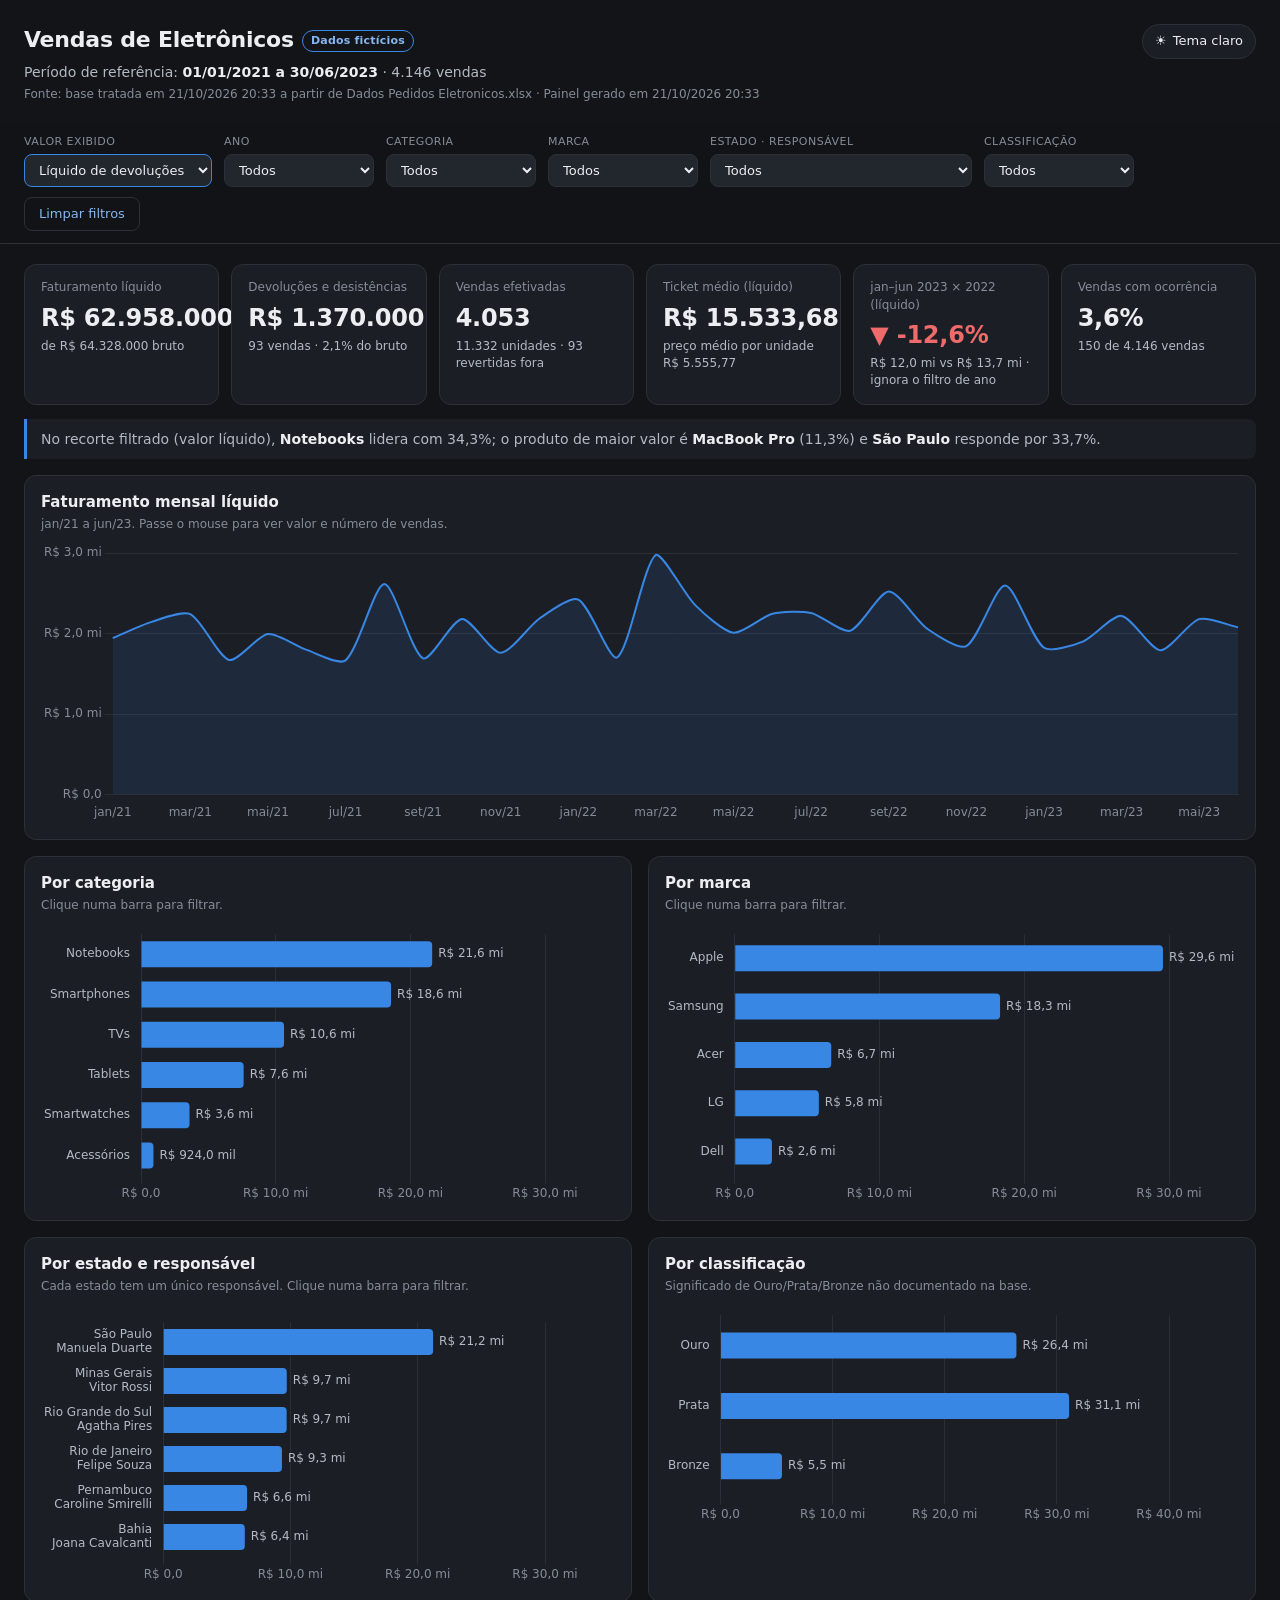
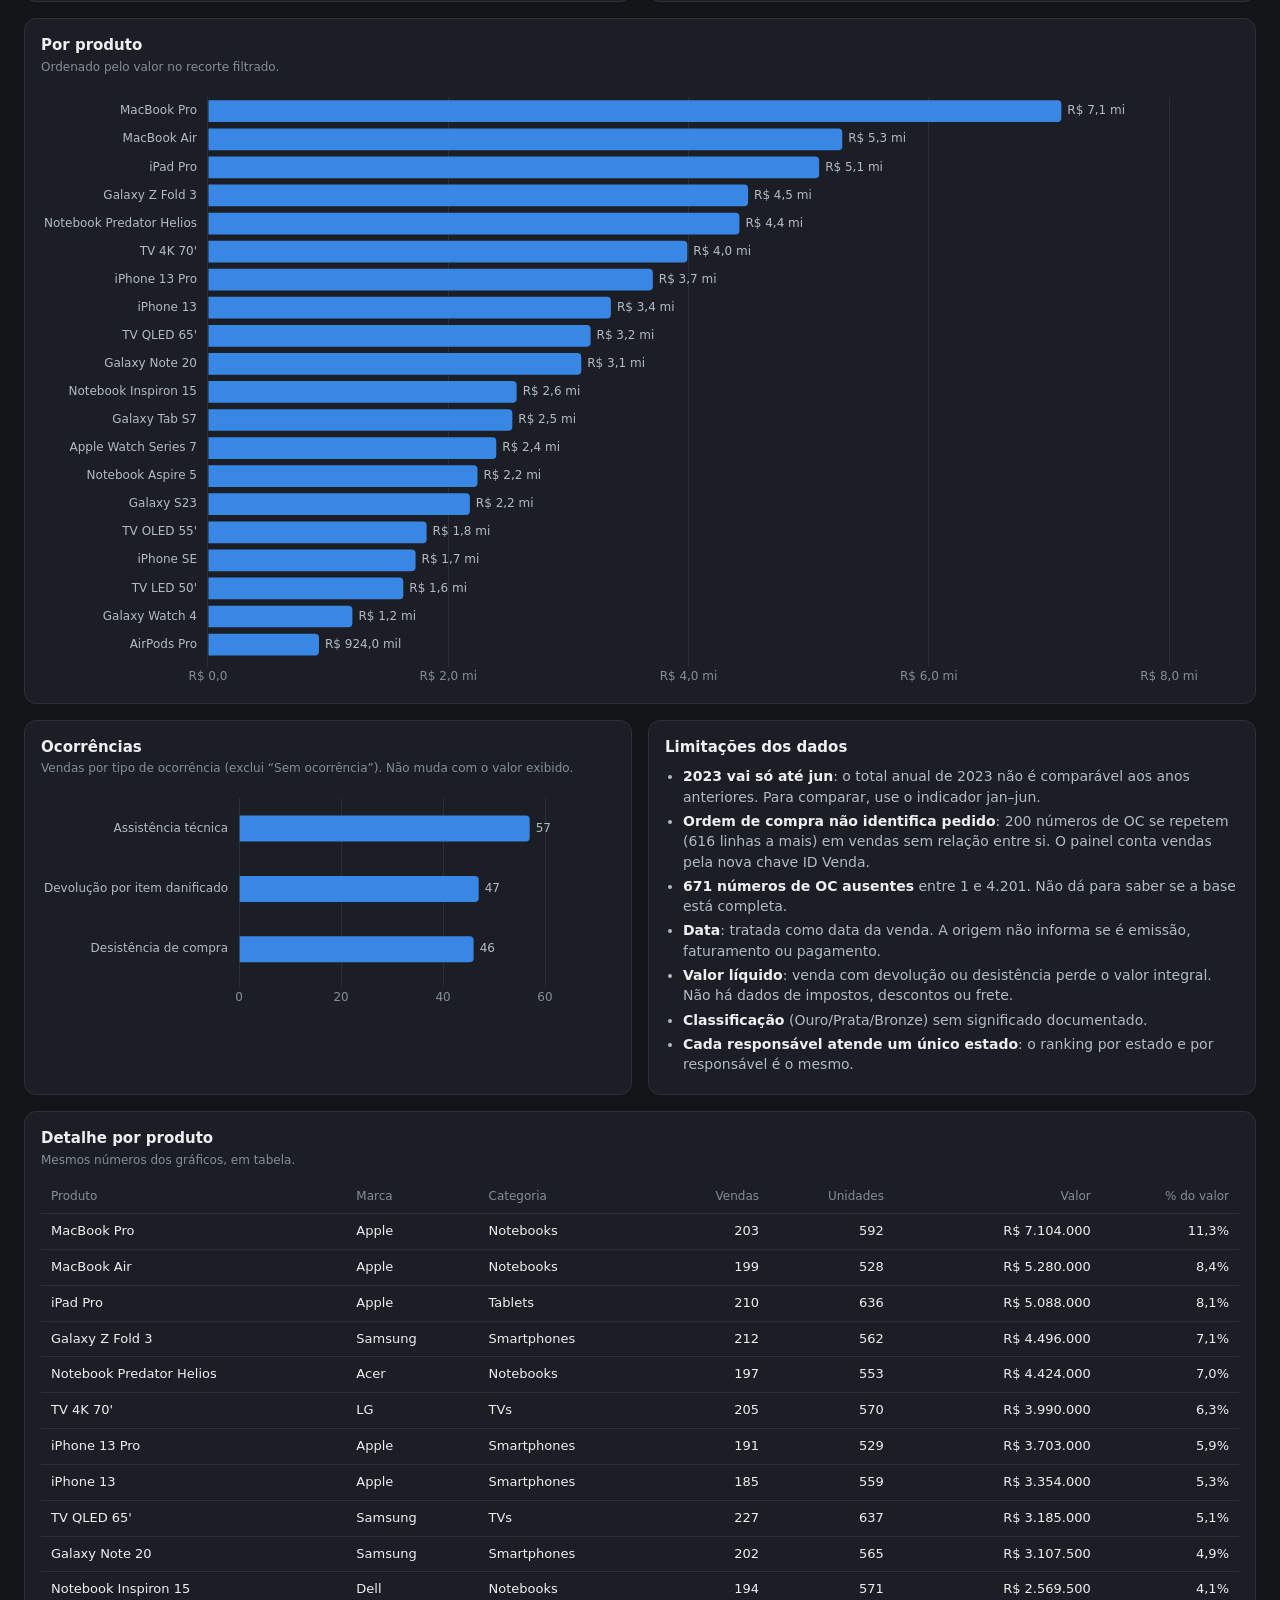
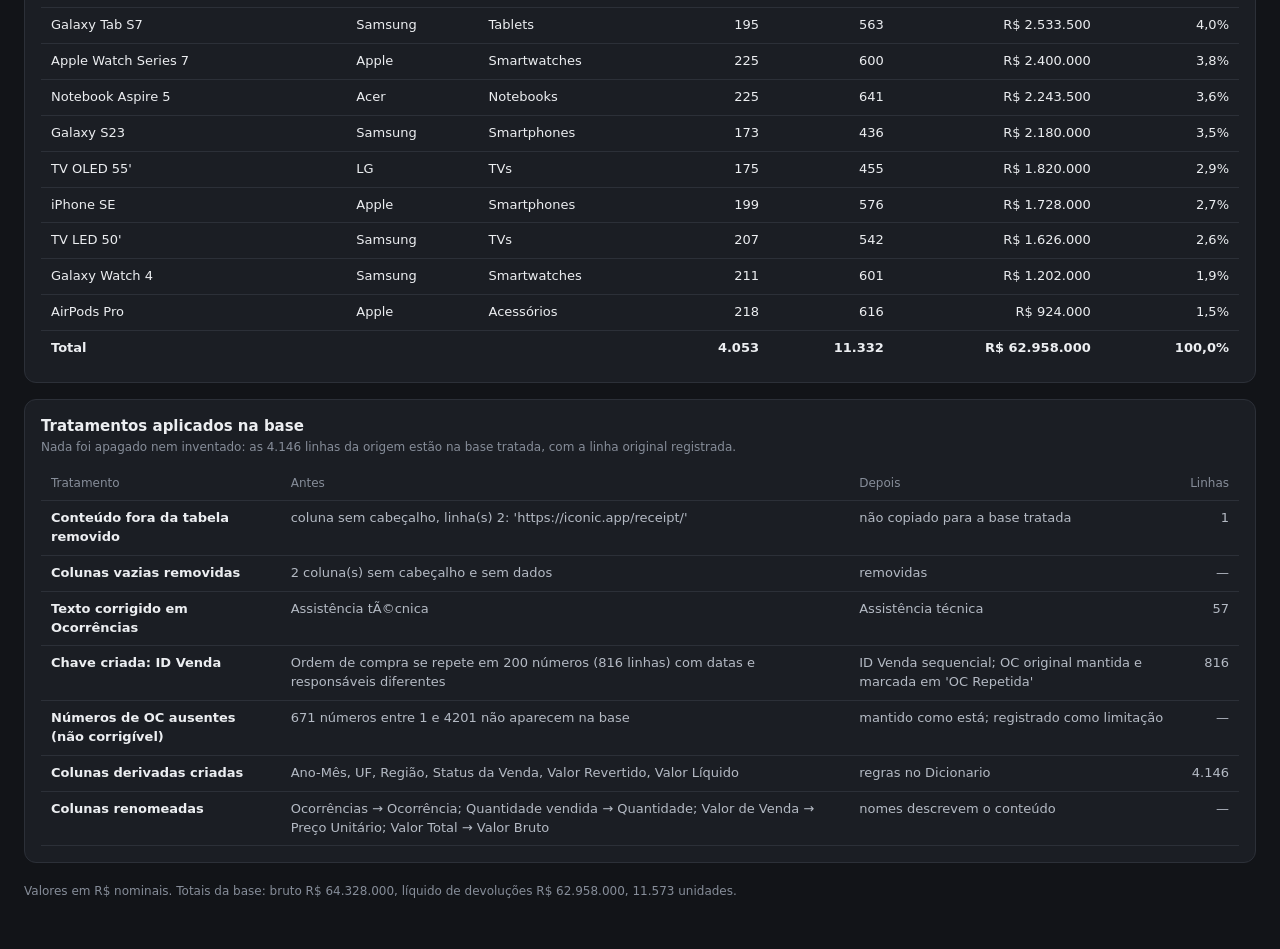
<file: assets/embeds/vendas-eletronicos.html>
<!doctype html>
<html lang="pt-BR">
<head>
<meta charset="utf-8">
<meta name="viewport" content="width=device-width, initial-scale=1">
<title>Vendas de Eletrônicos</title>
<script>
  // Aplica o tema salvo antes de pintar a página (evita piscar no tema errado)
  // Prioridade: ?tema=claro|escuro na URL (útil para incorporar no portfólio) > escolha salva > escuro
  (function () {
    var t = { claro: "light", escuro: "dark" }[new URLSearchParams(location.search).get("tema")];
    try { t = t || localStorage.getItem("tema-painel"); } catch (e) {}
    if (t === "light" || t === "dark") document.documentElement.dataset.theme = t;
  })();
</script>
<style>
  :root {
    color-scheme: dark;
    --fundo: #121418;
    --fundo-vidro: rgba(18, 20, 24, 0.94);
    --card: #1b1e24;
    --card-2: #22262d;
    --borda: #2c3038;
    --texto: #eceef1;
    --texto-2: #b4bac4;
    --texto-3: #868d99;
    --azul: #3987e5;
    --azul-link: #86b6ef;
    --azul-fraco: rgba(57, 135, 229, 0.32);
    --azul-area: rgba(57, 135, 229, 0.12);
    --grade: #2a2e35;
    --tooltip: #0d0f12;
    --bom: #0ca30c;
    --critico: #ef6b6b;
    --fonte: system-ui, -apple-system, "Segoe UI", Roboto, sans-serif;
  }
  :root[data-theme="light"] {
    color-scheme: light;
    --fundo: #f3f4f6;
    --fundo-vidro: rgba(243, 244, 246, 0.94);
    --card: #ffffff;
    --card-2: #eef1f5;
    --borda: #dce0e6;
    --texto: #14171c;
    --texto-2: #464d58;
    --texto-3: #6b7280;
    --azul: #2a78d6;
    --azul-link: #1c5cab;
    --azul-fraco: rgba(42, 120, 214, 0.28);
    --azul-area: rgba(42, 120, 214, 0.10);
    --grade: #e7e9ee;
    --tooltip: #ffffff;
    --bom: #006300;
    --critico: #c62828;
  }
  * { box-sizing: border-box; }
  body {
    margin: 0;
    background: var(--fundo);
    color: var(--texto);
    font: 14px/1.45 var(--fonte);
  }
  .pagina { max-width: 1320px; margin: 0 auto; padding: 24px 24px 48px; }
  header { display: flex; justify-content: space-between; align-items: flex-start; gap: 16px; }
  header h1 { margin: 0 0 6px; font-size: 22px; font-weight: 650; letter-spacing: -0.01em; }
  .selo {
    display: inline-block; margin-left: 8px; padding: 2px 8px; border-radius: 999px; vertical-align: 3px;
    border: 1px solid var(--azul); color: var(--azul-link); font-size: 11px; font-weight: 600; letter-spacing: 0.02em;
  }
  .sub { color: var(--texto-2); margin: 0; }
  .sub b { color: var(--texto); font-weight: 600; }
  .meta { color: var(--texto-3); font-size: 12px; margin: 4px 0 0; }
  .tema {
    flex: none; display: inline-flex; align-items: center; gap: 6px;
    padding: 7px 12px; border-radius: 999px; border: 1px solid var(--borda);
    background: var(--card); color: var(--texto); font: inherit; font-size: 13px; cursor: pointer;
  }
  .tema:hover { background: var(--card-2); }
  .tema:focus-visible { outline: 2px solid var(--azul); outline-offset: 2px; }

  .filtros {
    position: sticky; top: 0; z-index: 5;
    display: flex; flex-wrap: wrap; gap: 10px 12px; align-items: end;
    margin: 18px -24px 0; padding: 12px 24px;
    background: var(--fundo-vidro); backdrop-filter: blur(6px);
    border-bottom: 1px solid var(--borda);
  }
  .filtros label { display: flex; flex-direction: column; gap: 4px; font-size: 11px; color: var(--texto-3); text-transform: uppercase; letter-spacing: 0.04em; }
  .filtros select {
    min-width: 150px; padding: 7px 10px; border-radius: 8px;
    background: var(--card-2); color: var(--texto); border: 1px solid var(--borda); font: inherit; font-size: 13px;
  }
  .filtros select:focus, .filtros button:focus-visible { outline: 2px solid var(--azul); outline-offset: 1px; }
  .filtros .medida select { border-color: var(--azul); }
  .filtros button {
    padding: 7px 14px; border-radius: 8px; border: 1px solid var(--borda);
    background: transparent; color: var(--azul-link); font: inherit; font-size: 13px; cursor: pointer;
  }
  .filtros button:hover { background: var(--card-2); }

  .kpis { display: grid; grid-template-columns: repeat(auto-fit, minmax(170px, 1fr)); gap: 12px; margin-top: 20px; }
  .kpi { background: var(--card); border: 1px solid var(--borda); border-radius: 12px; padding: 14px 16px; }
  .kpi .rot { color: var(--texto-3); font-size: 12px; }
  .kpi .val { font-size: 24px; font-weight: 650; margin-top: 4px; letter-spacing: -0.01em; }
  .kpi .det { color: var(--texto-2); font-size: 12px; margin-top: 2px; }
  .sobe { color: var(--bom); }
  .desce { color: var(--critico); }

  .leitura { margin: 14px 0 0; padding: 10px 14px; border-left: 3px solid var(--azul); background: var(--card); border-radius: 0 8px 8px 0; color: var(--texto-2); }
  .leitura b { color: var(--texto); font-weight: 600; }
  .vazio { display: none; margin-top: 16px; padding: 14px; border: 1px dashed var(--borda); border-radius: 10px; color: var(--texto-2); text-align: center; }

  .grade { display: grid; grid-template-columns: repeat(2, minmax(0, 1fr)); gap: 16px; margin-top: 16px; }
  .card { background: var(--card); border: 1px solid var(--borda); border-radius: 12px; padding: 16px; min-width: 0; }
  .card.largo { grid-column: 1 / -1; }
  .card h2 { margin: 0; font-size: 15px; font-weight: 600; }
  .card .nota { margin: 2px 0 10px; color: var(--texto-3); font-size: 12px; }
  .area { position: relative; height: 280px; }
  .area.alta { height: 600px; }
  .area.media { height: 220px; }

  .tabela { overflow-x: auto; margin-top: 4px; }
  table { width: 100%; border-collapse: collapse; font-variant-numeric: tabular-nums; font-size: 13px; }
  th, td { padding: 8px 10px; border-bottom: 1px solid var(--borda); text-align: right; white-space: nowrap; }
  th:nth-child(-n+3), td:nth-child(-n+3) { text-align: left; }
  thead th { color: var(--texto-3); font-weight: 500; font-size: 12px; }
  tfoot td { font-weight: 650; border-bottom: 0; border-top: 1px solid var(--texto-3); }
  tbody tr:hover { background: var(--card-2); }
  .trat td { white-space: normal; vertical-align: top; text-align: left; }
  .trat td:last-child, .trat th:last-child { text-align: right; white-space: nowrap; }
  .trat td:first-child { font-weight: 600; color: var(--texto); }
  .trat td { color: var(--texto-2); }

  .limites ul { margin: 8px 0 0; padding-left: 18px; color: var(--texto-2); }
  .limites li { margin: 4px 0; }
  .limites b { color: var(--texto); font-weight: 600; }
  footer { margin-top: 20px; color: var(--texto-3); font-size: 12px; }

  @media (max-width: 860px) {
    .grade { grid-template-columns: minmax(0, 1fr); }
  }
  @media (max-width: 600px) {
    .pagina { padding: 16px 16px 40px; }
    header h1 { font-size: 20px; }
    .tema .txt { display: none; }
    .filtros { margin: 14px -16px 0; padding: 10px 16px; position: static; }
    .filtros label { flex: 1 1 calc(50% - 12px); }
    .filtros select { min-width: 0; width: 100%; }
    .kpis { grid-template-columns: repeat(2, minmax(0, 1fr)); }
    .kpi .val { font-size: 20px; }
    .area.alta { height: 720px; }
  }
</style>
</head>
<body>
<div class="pagina">
  <header>
    <div>
      <h1>Vendas de Eletrônicos<span class="selo" id="selo" hidden>Dados fictícios</span></h1>
      <p class="sub" id="periodo"></p>
      <p class="meta" id="atualizacao"></p>
    </div>
    <button type="button" class="tema" id="tema" aria-pressed="false"></button>
  </header>

  <section class="filtros" aria-label="Filtros">
    <label class="medida">Valor exibido
      <select id="f-medida">
        <option value="liquido">Líquido de devoluções</option>
        <option value="bruto">Bruto</option>
      </select>
    </label>
    <label>Ano <select id="f-ano"></select></label>
    <label>Categoria <select id="f-categoria"></select></label>
    <label>Marca <select id="f-marca"></select></label>
    <label>Estado · Responsável <select id="f-estado"></select></label>
    <label>Classificação <select id="f-classe"></select></label>
    <button type="button" id="limpar">Limpar filtros</button>
  </section>

  <section class="kpis" aria-label="Indicadores">
    <div class="kpi"><div class="rot">Faturamento líquido</div><div class="val" id="k-liq"></div><div class="det" id="k-liq-d"></div></div>
    <div class="kpi"><div class="rot">Devoluções e desistências</div><div class="val" id="k-rev"></div><div class="det" id="k-rev-d"></div></div>
    <div class="kpi"><div class="rot" id="k-n-r"></div><div class="val" id="k-n"></div><div class="det" id="k-n-d"></div></div>
    <div class="kpi"><div class="rot" id="k-tm-r"></div><div class="val" id="k-tm"></div><div class="det" id="k-tm-d"></div></div>
    <div class="kpi"><div class="rot" id="k-sem-r"></div><div class="val" id="k-sem"></div><div class="det" id="k-sem-d"></div></div>
    <div class="kpi"><div class="rot">Vendas com ocorrência</div><div class="val" id="k-oc"></div><div class="det" id="k-oc-d"></div></div>
  </section>

  <p class="leitura" id="leitura"></p>
  <p class="vazio" id="vazio">Nenhuma venda com esses filtros. Use “Limpar filtros”.</p>

  <section class="grade">
    <div class="card largo">
      <h2 id="t-mensal">Faturamento mensal</h2>
      <p class="nota" id="nota-mensal"></p>
      <div class="area"><canvas id="g-mensal" aria-label="Faturamento por mês"></canvas></div>
    </div>
    <div class="card">
      <h2>Por categoria</h2>
      <p class="nota">Clique numa barra para filtrar.</p>
      <div class="area"><canvas id="g-cat" aria-label="Faturamento por categoria"></canvas></div>
    </div>
    <div class="card">
      <h2>Por marca</h2>
      <p class="nota">Clique numa barra para filtrar.</p>
      <div class="area"><canvas id="g-marca" aria-label="Faturamento por marca"></canvas></div>
    </div>
    <div class="card">
      <h2>Por estado e responsável</h2>
      <p class="nota" id="nota-estado"></p>
      <div class="area"><canvas id="g-estado" aria-label="Faturamento por estado"></canvas></div>
    </div>
    <div class="card">
      <h2>Por classificação</h2>
      <p class="nota">Significado de Ouro/Prata/Bronze não documentado na base.</p>
      <div class="area media"><canvas id="g-classe" aria-label="Faturamento por classificação"></canvas></div>
    </div>
    <div class="card largo">
      <h2>Por produto</h2>
      <p class="nota">Ordenado pelo valor no recorte filtrado.</p>
      <div class="area alta"><canvas id="g-prod" aria-label="Faturamento por produto"></canvas></div>
    </div>
    <div class="card">
      <h2>Ocorrências</h2>
      <p class="nota">Vendas por tipo de ocorrência (exclui “Sem ocorrência”). Não muda com o valor exibido.</p>
      <div class="area media"><canvas id="g-oc" aria-label="Vendas por tipo de ocorrência"></canvas></div>
    </div>
    <div class="card limites">
      <h2>Limitações dos dados</h2>
      <ul id="limites"></ul>
    </div>
    <div class="card largo">
      <h2>Detalhe por produto</h2>
      <p class="nota">Mesmos números dos gráficos, em tabela.</p>
      <div class="tabela">
        <table>
          <thead><tr><th>Produto</th><th>Marca</th><th>Categoria</th><th>Vendas</th><th>Unidades</th><th>Valor</th><th>% do valor</th></tr></thead>
          <tbody id="t-corpo"></tbody>
          <tfoot><tr id="t-total"></tr></tfoot>
        </table>
      </div>
    </div>
    <div class="card largo">
      <h2>Tratamentos aplicados na base</h2>
      <p class="nota" id="nota-trat"></p>
      <div class="tabela">
        <table class="trat">
          <thead><tr><th>Tratamento</th><th>Antes</th><th>Depois</th><th>Linhas</th></tr></thead>
          <tbody id="t-trat"></tbody>
        </table>
      </div>
    </div>
  </section>

  <footer id="rodape"></footer>
</div>

<script id="dados" type="application/json">{"meta":{"arquivo":"base_tratada.xlsx","origem":"base tratada em 21/10/2026 20:33 a partir de Dados Pedidos Eletronicos.xlsx","linhas":4146,"inicio":"01/01/2021","fim":"30/06/2023","gerado_em":"21/10/2026 20:33","valor_bruto":64328000,"valor_liquido":62958000,"unidades":11573,"oc_ids_repetidos":200,"oc_linhas_repetidas":616,"oc_ids_ausentes":671,"oc_max":4201,"um_responsavel_por_estado":true,"tratamentos":[{"t":"Conteúdo fora da tabela removido","antes":"coluna sem cabeçalho, linha(s) 2: 'https://iconic.app/receipt/'","depois":"não copiado para a base tratada","n":1},{"t":"Colunas vazias removidas","antes":"2 coluna(s) sem cabeçalho e sem dados","depois":"removidas","n":0},{"t":"Texto corrigido em Ocorrências","antes":"Assistência tÃ©cnica","depois":"Assistência técnica","n":57},{"t":"Chave criada: ID Venda","antes":"Ordem de compra se repete em 200 números (816 linhas) com datas e responsáveis diferentes","depois":"ID Venda sequencial; OC original mantida e marcada em 'OC Repetida'","n":816},{"t":"Números de OC ausentes (não corrigível)","antes":"671 números entre 1 e 4201 não aparecem na base","depois":"mantido como está; registrado como limitação","n":0},{"t":"Colunas derivadas criadas","antes":"Ano-Mês, UF, Região, Status da Venda, Valor Revertido, Valor Líquido","depois":"regras no Dicionario","n":4146},{"t":"Colunas renomeadas","antes":"Ocorrências → Ocorrência; Quantidade vendida → Quantidade; Valor de Venda → Preço Unitário; Valor Total → Valor Bruto","depois":"nomes descrevem o conteúdo","n":0}],"ficticio":true},"meses":["2021-01","2021-02","2021-03","2021-04","2021-05","2021-06","2021-07","2021-08","2021-09","2021-10","2021-11","2021-12","2022-01","2022-02","2022-03","2022-04","2022-05","2022-06","2022-07","2022-08","2022-09","2022-10","2022-11","2022-12","2023-01","2023-02","2023-03","2023-04","2023-05","2023-06"],"produtos":[{"n":"AirPods Pro","marca":"Apple","cat":"Acessórios"},{"n":"Apple Watch Series 7","marca":"Apple","cat":"Smartwatches"},{"n":"Galaxy Note 20","marca":"Samsung","cat":"Smartphones"},{"n":"Galaxy S23","marca":"Samsung","cat":"Smartphones"},{"n":"Galaxy Tab S7","marca":"Samsung","cat":"Tablets"},{"n":"Galaxy Watch 4","marca":"Samsung","cat":"Smartwatches"},{"n":"Galaxy Z Fold 3","marca":"Samsung","cat":"Smartphones"},{"n":"MacBook Air","marca":"Apple","cat":"Notebooks"},{"n":"MacBook Pro","marca":"Apple","cat":"Notebooks"},{"n":"Notebook Aspire 5","marca":"Acer","cat":"Notebooks"},{"n":"Notebook Inspiron 15","marca":"Dell","cat":"Notebooks"},{"n":"Notebook Predator Helios","marca":"Acer","cat":"Notebooks"},{"n":"TV 4K 70'","marca":"LG","cat":"TVs"},{"n":"TV LED 50'","marca":"Samsung","cat":"TVs"},{"n":"TV OLED 55'","marca":"LG","cat":"TVs"},{"n":"TV QLED 65'","marca":"Samsung","cat":"TVs"},{"n":"iPad Pro","marca":"Apple","cat":"Tablets"},{"n":"iPhone 13","marca":"Apple","cat":"Smartphones"},{"n":"iPhone 13 Pro","marca":"Apple","cat":"Smartphones"},{"n":"iPhone SE","marca":"Apple","cat":"Smartphones"}],"estados":[{"uf":"Bahia","sigla":"BA","resp":"Joana Cavalcanti"},{"uf":"Minas Gerais","sigla":"MG","resp":"Vitor Rossi"},{"uf":"Pernambuco","sigla":"PE","resp":"Caroline Smirelli"},{"uf":"Rio Grande do Sul","sigla":"RS","resp":"Agatha Pires"},{"uf":"Rio de Janeiro","sigla":"RJ","resp":"Felipe Souza"},{"uf":"São Paulo","sigla":"SP","resp":"Manuela Duarte"}],"ocorrencias":[{"nome":"Sem ocorrência","com":false,"exclui":false},{"nome":"Assistência técnica","com":true,"exclui":false},{"nome":"Desistência de compra","com":true,"exclui":true},{"nome":"Devolução por item danificado","com":true,"exclui":true}],"classes":["Ouro","Prata","Bronze"],"rows":[[11,9,1,0,1,1,3500,3500],[11,2,3,0,1,10,55000,55000],[3,1,5,0,1,2,8000,8000],[2,0,3,0,2,3,4500,4500],[9,19,5,0,2,4,12000,12000],[10,7,1,0,0,4,40000,40000],[6,16,2,0,0,1,8000,8000],[1,1,5,0,1,4,16000,16000],[0,3,5,0,1,1,5000,5000],[2,12,5,0,1,1,7000,7000],[5,12,5,0,1,1,7000,7000],[1,19,1,0,2,3,9000,9000],[8,4,3,0,1,1,4500,4500],[1,13,1,0,2,3,9000,9000],[10,19,5,0,2,1,3000,3000],[11,18,5,0,1,1,7000,7000],[7,12,4,0,1,6,42000,42000],[9,7,3,0,0,2,20000,20000],[0,0,2,0,2,1,1500,1500],[7,14,3,0,1,9,36000,36000],[5,5,5,0,2,2,4000,4000],[4,4,1,0,1,2,9000,9000],[2,13,1,0,2,3,9000,9000],[4,1,5,0,1,1,4000,4000],[9,7,5,0,0,6,60000,60000],[11,18,5,0,1,2,14000,14000],[7,15,5,0,1,2,10000,10000],[4,7,3,0,0,1,10000,10000],[2,18,3,0,1,4,28000,28000],[10,10,5,0,1,5,22500,22500],[6,10,5,0,1,10,45000,45000],[3,17,5,0,1,3,18000,18000],[10,3,1,0,1,1,5000,5000],[2,16,1,0,0,7,56000,56000],[0,4,4,0,1,1,4500,4500],[8,13,3,0,2,4,12000,12000],[10,9,2,0,1,2,7000,7000],[7,10,3,0,1,3,13500,13500],[4,19,5,0,2,2,6000,6000],[8,2,3,0,1,3,16500,16500],[9,13,3,0,2,3,9000,9000],[7,10,1,0,1,2,9000,9000],[1,5,4,0,2,1,2000,2000],[0,12,2,0,1,2,14000,14000],[7,10,5,0,1,2,9000,9000],[5,8,3,0,0,9,108000,108000],[10,7,3,0,0,1,10000,10000],[9,8,5,3,0,2,24000,0],[7,7,5,0,0,1,10000,10000],[5,18,5,0,1,1,7000,7000],[6,0,5,0,2,1,1500,1500],[0,10,1,2,1,2,9000,0],[0,7,0,0,0,1,10000,10000],[0,12,4,0,1,4,28000,28000],[2,4,5,0,1,2,9000,9000],[0,15,1,0,1,5,25000,25000],[3,3,5,0,1,3,15000,15000],[6,8,5,0,0,2,24000,24000],[0,17,3,0,1,6,36000,36000],[11,2,4,0,1,1,5500,5500],[3,15,5,0,1,1,5000,5000],[9,15,5,0,1,2,10000,10000],[1,12,1,0,1,3,21000,21000],[0,16,1,0,0,4,32000,32000],[3,4,3,0,1,1,4500,4500],[1,15,0,0,1,2,10000,10000],[6,1,1,0,1,3,12000,12000],[5,1,5,0,1,3,12000,12000],[6,2,5,0,1,1,5500,5500],[4,7,5,0,0,4,40000,40000],[10,7,4,0,0,1,10000,10000],[8,15,0,0,1,8,40000,40000],[6,18,5,0,1,1,7000,7000],[5,11,1,0,0,1,8000,8000],[2,3,2,0,1,2,10000,10000],[5,2,4,0,1,4,22000,22000],[10,8,4,0,0,3,36000,36000],[7,4,0,0,1,1,4500,4500],[5,9,5,0,1,1,3500,3500],[6,7,1,0,0,8,80000,80000],[0,1,5,0,1,6,24000,24000],[11,18,0,0,1,1,7000,7000],[10,5,4,0,2,4,8000,8000],[4,1,3,0,1,1,4000,4000],[3,13,1,0,2,2,6000,6000],[1,15,3,0,1,4,20000,20000],[9,19,1,0,2,1,3000,3000],[2,7,3,0,0,3,30000,30000],[9,8,5,0,0,2,24000,24000],[8,4,2,0,1,3,13500,13500],[3,6,5,0,0,1,8000,8000],[9,6,5,0,0,2,16000,16000],[9,5,1,0,2,7,14000,14000],[4,4,2,0,1,8,36000,36000],[3,11,2,0,0,5,40000,40000],[8,6,4,0,0,7,56000,56000],[11,8,1,0,0,1,12000,12000],[9,12,4,0,1,2,14000,14000],[4,9,5,0,1,1,3500,3500],[9,18,2,0,1,2,14000,14000],[10,19,2,0,2,1,3000,3000],[5,11,4,0,0,3,24000,24000],[10,0,1,0,2,4,6000,6000],[6,19,5,0,2,2,6000,6000],[10,6,1,0,0,2,16000,16000],[0,14,5,0,1,3,12000,12000],[5,16,1,0,0,2,16000,16000],[8,10,3,0,1,6,27000,27000],[6,8,0,0,0,4,48000,48000],[5,7,0,0,0,3,30000,30000],[10,11,4,0,0,2,16000,16000],[10,4,1,0,1,3,13500,13500],[3,6,5,0,0,3,24000,24000],[1,8,3,0,0,2,24000,24000],[2,17,3,0,1,2,12000,12000],[11,10,3,0,1,3,13500,13500],[0,10,5,0,1,8,36000,36000],[6,12,3,0,1,5,35000,35000],[11,11,0,0,0,1,8000,8000],[5,3,1,0,1,2,10000,10000],[11,12,2,0,1,1,7000,7000],[0,5,3,0,2,5,10000,10000],[6,11,3,0,0,3,24000,24000],[6,13,0,0,2,1,3000,3000],[8,19,2,0,2,5,15000,15000],[4,1,4,0,1,1,4000,4000],[5,5,5,0,2,4,8000,8000],[11,2,5,0,1,1,5500,5500],[4,18,5,0,1,3,21000,21000],[11,4,4,0,1,4,18000,18000],[6,14,5,0,1,4,16000,16000],[2,8,1,0,0,2,24000,24000],[8,5,4,0,2,8,16000,16000],[7,7,0,0,0,1,10000,10000],[9,14,2,2,1,2,8000,0],[5,3,5,0,1,1,5000,5000],[11,7,5,0,0,1,10000,10000],[5,11,3,0,0,3,24000,24000],[0,0,2,0,2,1,1500,1500],[3,0,5,0,2,3,4500,4500],[8,14,3,0,1,1,4000,4000],[6,17,1,3,1,3,18000,0],[1,3,3,0,1,1,5000,5000],[9,11,4,0,0,1,8000,8000],[1,16,4,0,0,1,8000,8000],[0,7,1,0,0,7,70000,70000],[6,2,3,0,1,2,11000,11000],[0,13,5,0,2,3,9000,9000],[5,16,5,0,0,5,40000,40000],[9,17,5,0,1,4,24000,24000],[4,15,5,0,1,1,5000,5000],[2,9,5,0,1,10,35000,35000],[2,1,1,0,1,2,8000,8000],[7,17,5,0,1,2,12000,12000],[3,3,5,0,1,1,5000,5000],[11,13,1,0,2,1,3000,3000],[2,13,4,0,2,4,12000,12000],[11,7,0,0,0,2,20000,20000],[10,17,5,0,1,7,42000,42000],[6,9,3,0,1,5,17500,17500],[8,5,5,0,2,1,2000,2000],[6,7,4,0,0,2,20000,20000],[4,15,3,0,1,2,10000,10000],[0,12,3,0,1,2,14000,14000],[4,8,0,0,0,1,12000,12000],[3,7,5,0,0,1,10000,10000],[5,6,1,0,0,1,8000,8000],[4,16,3,0,0,2,16000,16000],[0,1,5,0,1,1,4000,4000],[11,8,1,0,0,1,12000,12000],[9,14,1,0,1,2,8000,8000],[1,11,5,0,0,2,16000,16000],[0,16,1,0,0,3,24000,24000],[4,12,4,0,1,1,7000,7000],[9,18,2,0,1,5,35000,35000],[8,1,5,0,1,5,20000,20000],[10,16,3,0,0,3,24000,24000],[1,16,4,0,0,2,16000,16000],[8,4,5,0,1,3,13500,13500],[11,15,4,0,1,2,10000,10000],[3,9,1,0,1,1,3500,3500],[7,11,4,0,0,3,24000,24000],[4,13,3,0,2,3,9000,9000],[2,9,1,0,1,2,7000,7000],[3,1,5,0,1,2,8000,8000],[11,7,4,0,0,6,60000,60000],[0,0,1,0,2,5,7500,7500],[9,1,5,0,1,2,8000,8000],[3,10,5,0,1,7,31500,31500],[9,16,5,2,0,3,24000,0],[2,2,5,0,1,2,11000,11000],[4,4,2,0,1,4,18000,18000],[1,14,2,0,1,3,12000,12000],[1,6,0,0,0,1,8000,8000],[9,0,4,0,2,4,6000,6000],[10,15,0,0,1,9,45000,45000],[7,1,5,0,1,3,12000,12000],[9,2,5,0,1,2,11000,11000],[6,0,4,0,2,1,1500,1500],[0,11,2,0,0,1,8000,8000],[9,2,0,0,1,8,44000,44000],[7,4,5,0,1,3,13500,13500],[0,3,0,0,1,2,10000,10000],[5,9,4,0,1,3,10500,10500],[11,1,5,0,1,3,12000,12000],[0,17,3,0,1,1,6000,6000],[6,1,4,0,1,3,12000,12000],[4,4,0,0,1,3,13500,13500],[7,10,2,0,1,5,22500,22500],[9,2,5,0,1,3,16500,16500],[8,15,5,0,1,1,5000,5000],[6,3,5,0,1,1,5000,5000],[8,9,5,0,1,3,10500,10500],[5,16,4,0,0,3,24000,24000],[10,5,5,0,2,3,6000,6000],[3,17,2,0,1,1,6000,6000],[3,15,5,0,1,2,10000,10000],[4,9,3,0,1,2,7000,7000],[1,19,1,0,2,3,9000,9000],[3,15,5,0,1,1,5000,5000],[5,5,1,3,2,2,4000,0],[9,6,5,0,0,9,72000,72000],[11,10,4,0,1,2,9000,9000],[7,7,3,0,0,8,80000,80000],[7,2,0,1,1,10,55000,55000],[8,8,2,0,0,2,24000,24000],[4,4,1,0,1,2,9000,9000],[1,8,2,0,0,8,96000,96000],[8,12,5,0,1,2,14000,14000],[9,6,5,0,0,1,8000,8000],[4,12,2,0,1,1,7000,7000],[1,7,3,0,0,1,10000,10000],[0,18,5,0,1,3,21000,21000],[3,4,3,0,1,1,4500,4500],[2,1,4,0,1,3,12000,12000],[5,19,4,0,2,1,3000,3000],[0,6,3,0,0,3,24000,24000],[1,8,0,0,0,3,36000,36000],[10,0,5,0,2,2,3000,3000],[8,14,3,0,1,1,4000,4000],[1,17,5,0,1,1,6000,6000],[7,14,0,0,1,3,12000,12000],[11,11,0,0,0,3,24000,24000],[1,11,5,0,0,2,16000,16000],[1,7,4,0,0,2,20000,20000],[9,5,4,0,2,2,4000,4000],[6,14,5,0,1,1,4000,4000],[9,10,5,0,1,1,4500,4500],[5,1,5,0,1,5,20000,20000],[6,8,0,0,0,1,12000,12000],[7,13,5,0,2,2,6000,6000],[3,6,5,0,0,1,8000,8000],[3,12,4,0,1,1,7000,7000],[8,18,5,0,1,3,21000,21000],[10,17,4,0,1,2,12000,12000],[10,3,5,0,1,1,5000,5000],[10,14,5,0,1,7,28000,28000],[2,11,1,0,0,4,32000,32000],[6,9,5,0,1,3,10500,10500],[1,1,5,0,1,5,20000,20000],[0,7,5,0,0,4,40000,40000],[9,6,5,0,0,2,16000,16000],[2,1,5,0,1,4,16000,16000],[1,9,1,0,1,1,3500,3500],[1,7,0,0,0,2,20000,20000],[8,2,5,0,1,1,5500,5500],[11,3,3,0,1,2,10000,10000],[9,0,5,0,2,2,3000,3000],[6,14,0,0,1,4,16000,16000],[11,11,0,0,0,4,32000,32000],[3,5,5,0,2,2,4000,4000],[9,11,2,0,0,3,24000,24000],[3,11,5,0,0,1,8000,8000],[10,18,0,0,1,3,21000,21000],[2,10,0,0,1,3,13500,13500],[4,12,5,0,1,1,7000,7000],[8,3,3,0,1,2,10000,10000],[9,4,1,0,1,2,9000,9000],[3,3,1,0,1,3,15000,15000],[4,18,0,0,1,1,7000,7000],[9,0,4,0,2,4,6000,6000],[6,2,0,0,1,3,16500,16500],[8,19,0,0,2,3,9000,9000],[6,16,3,0,0,2,16000,16000],[1,7,1,0,0,1,10000,10000],[11,8,5,0,0,2,24000,24000],[0,4,5,0,1,1,4500,4500],[0,8,5,0,0,7,84000,84000],[3,17,0,0,1,3,18000,18000],[8,7,1,1,0,1,10000,10000],[3,0,3,0,2,5,7500,7500],[9,7,3,0,0,2,20000,20000],[3,17,5,0,1,2,12000,12000],[4,12,1,0,1,2,14000,14000],[5,1,1,0,1,2,8000,8000],[6,15,4,0,1,1,5000,5000],[3,9,3,0,1,3,10500,10500],[9,5,2,0,2,2,4000,4000],[11,9,1,0,1,2,7000,7000],[4,3,5,0,1,2,10000,10000],[1,6,5,0,0,2,16000,16000],[4,6,5,0,0,5,40000,40000],[5,12,1,0,1,5,35000,35000],[11,13,4,0,2,9,27000,27000],[3,10,2,0,1,1,4500,4500],[10,17,1,0,1,2,12000,12000],[7,18,5,0,1,3,21000,21000],[6,6,3,0,0,1,8000,8000],[0,9,0,0,1,1,3500,3500],[4,9,5,0,1,3,10500,10500],[8,6,3,1,0,1,8000,8000],[3,13,4,0,2,3,9000,9000],[3,14,5,0,1,1,4000,4000],[8,11,3,0,0,1,8000,8000],[4,16,5,0,0,5,40000,40000],[11,12,1,0,1,1,7000,7000],[7,16,3,0,0,4,32000,32000],[11,4,5,0,1,2,9000,9000],[10,1,1,0,1,2,8000,8000],[9,14,5,0,1,5,20000,20000],[7,7,3,0,0,1,10000,10000],[0,15,5,0,1,1,5000,5000],[1,16,4,0,0,3,24000,24000],[6,6,5,0,0,3,24000,24000],[3,0,1,0,2,2,3000,3000],[4,11,5,0,0,2,16000,16000],[8,18,5,0,1,1,7000,7000],[2,12,4,0,1,1,7000,7000],[7,9,0,0,1,6,21000,21000],[7,0,2,0,2,1,1500,1500],[8,11,4,0,0,3,24000,24000],[8,4,5,0,1,3,13500,13500],[11,8,3,0,0,4,48000,48000],[7,18,5,0,1,2,14000,14000],[8,0,1,0,2,7,10500,10500],[10,2,4,0,1,1,5500,5500],[2,1,4,0,1,3,12000,12000],[4,7,2,0,0,3,30000,30000],[9,9,3,0,1,5,17500,17500],[2,18,5,0,1,3,21000,21000],[10,7,4,0,0,3,30000,30000],[4,15,5,0,1,1,5000,5000],[1,15,2,0,1,9,45000,45000],[10,5,1,0,2,1,2000,2000],[1,10,3,0,1,3,13500,13500],[1,10,3,0,1,3,13500,13500],[3,16,5,0,0,3,24000,24000],[6,16,0,2,0,3,24000,0],[5,2,5,0,1,1,5500,5500],[10,0,3,0,2,3,4500,4500],[8,0,2,0,2,1,1500,1500],[9,12,4,0,1,2,14000,14000],[2,3,5,0,1,1,5000,5000],[9,7,4,0,0,5,50000,50000],[7,13,5,0,2,1,3000,3000],[3,10,4,0,1,2,9000,9000],[9,4,2,0,1,1,4500,4500],[9,14,5,0,1,2,8000,8000],[6,14,2,0,1,1,4000,4000],[5,7,5,0,0,3,30000,30000],[0,1,5,0,1,3,12000,12000],[4,9,5,0,1,2,7000,7000],[11,16,5,0,0,3,24000,24000],[9,12,5,0,1,1,7000,7000],[6,13,2,0,2,1,3000,3000],[7,0,2,0,2,2,3000,3000],[10,7,5,0,0,1,10000,10000],[4,13,5,0,2,3,9000,9000],[10,1,0,0,1,1,4000,4000],[4,12,4,0,1,2,14000,14000],[10,6,5,0,0,1,8000,8000],[3,1,3,0,1,3,12000,12000],[10,10,5,0,1,1,4500,4500],[7,15,2,1,1,2,10000,10000],[10,16,3,0,0,10,80000,80000],[1,16,0,0,0,6,48000,48000],[9,17,5,0,1,2,12000,12000],[11,15,3,0,1,7,35000,35000],[3,0,5,0,2,2,3000,3000],[5,17,5,0,1,3,18000,18000],[1,17,3,0,1,1,6000,6000],[5,2,1,0,1,1,5500,5500],[2,5,4,0,2,1,2000,2000],[3,14,0,0,1,2,8000,8000],[7,17,4,0,1,5,30000,30000],[0,11,5,0,0,1,8000,8000],[6,19,5,0,2,3,9000,9000],[5,13,1,0,2,6,18000,18000],[1,2,0,0,1,8,44000,44000],[4,10,2,0,1,4,18000,18000],[8,6,0,0,0,1,8000,8000],[5,17,5,0,1,1,6000,6000],[1,15,1,0,1,1,5000,5000],[3,17,4,0,1,2,12000,12000],[2,12,5,0,1,4,28000,28000],[1,19,2,0,2,3,9000,9000],[10,18,4,0,1,4,28000,28000],[11,0,5,0,2,1,1500,1500],[10,16,5,0,0,7,56000,56000],[4,12,3,0,1,1,7000,7000],[7,14,0,0,1,1,4000,4000],[9,18,0,0,1,3,21000,21000],[0,3,1,0,1,1,5000,5000],[0,19,5,0,2,4,12000,12000],[9,7,1,0,0,1,10000,10000],[3,14,5,0,1,1,4000,4000],[1,14,3,0,1,3,12000,12000],[9,16,1,0,0,6,48000,48000],[1,9,3,0,1,2,7000,7000],[10,9,3,0,1,4,14000,14000],[3,1,1,0,1,2,8000,8000],[8,15,2,0,1,1,5000,5000],[4,11,4,0,0,2,16000,16000],[10,18,2,0,1,2,14000,14000],[7,3,4,0,1,1,5000,5000],[8,13,0,0,2,3,9000,9000],[6,6,4,0,0,6,48000,48000],[5,7,1,0,0,1,10000,10000],[1,10,5,0,1,3,13500,13500],[6,18,3,0,1,3,21000,21000],[8,3,4,0,1,2,10000,10000],[9,0,0,0,2,1,1500,1500],[10,4,3,0,1,3,13500,13500],[5,9,5,0,1,2,7000,7000],[11,7,4,0,0,3,30000,30000],[10,19,1,0,2,1,3000,3000],[2,11,1,0,0,2,16000,16000],[4,7,3,0,0,1,10000,10000],[1,15,3,0,1,3,15000,15000],[4,14,5,0,1,1,4000,4000],[9,1,3,0,1,2,8000,8000],[11,15,3,0,1,3,15000,15000],[10,6,1,0,0,2,16000,16000],[5,19,5,0,2,2,6000,6000],[7,4,0,0,1,1,4500,4500],[8,15,5,0,1,2,10000,10000],[3,7,4,0,0,1,10000,10000],[10,7,5,0,0,2,20000,20000],[3,13,5,0,2,2,6000,6000],[4,5,5,0,2,1,2000,2000],[9,6,3,0,0,8,64000,64000],[6,17,5,0,1,4,24000,24000],[3,11,1,0,0,10,80000,80000],[2,2,3,0,1,3,16500,16500],[6,1,5,0,1,1,4000,4000],[2,19,5,0,2,2,6000,6000],[7,3,5,0,1,3,15000,15000],[8,12,5,0,1,5,35000,35000],[3,10,5,0,1,2,9000,9000],[6,18,3,0,1,1,7000,7000],[1,14,5,0,1,3,12000,12000],[9,19,0,0,2,1,3000,3000],[9,9,5,0,1,3,10500,10500],[0,14,2,0,1,4,16000,16000],[6,6,5,0,0,2,16000,16000],[8,17,2,0,1,3,18000,18000],[2,18,1,0,1,1,7000,7000],[3,2,5,0,1,1,5500,5500],[9,6,5,0,0,3,24000,24000],[7,18,2,0,1,1,7000,7000],[0,0,3,0,2,3,4500,4500],[4,5,5,0,2,4,8000,8000],[3,1,5,0,1,3,12000,12000],[5,18,2,0,1,2,14000,14000],[8,16,5,0,0,3,24000,24000],[9,6,5,0,0,5,40000,40000],[9,2,5,0,1,2,11000,11000],[11,13,5,0,2,1,3000,3000],[8,17,5,0,1,1,6000,6000],[5,5,1,0,2,2,4000,4000],[5,14,3,0,1,4,16000,16000],[8,18,5,0,1,3,21000,21000],[10,5,5,0,2,1,2000,2000],[1,8,5,0,0,2,24000,24000],[9,13,5,0,2,8,24000,24000],[4,18,1,0,1,1,7000,7000],[0,18,3,0,1,3,21000,21000],[3,4,3,0,1,3,13500,13500],[8,3,5,0,1,6,30000,30000],[4,8,1,0,0,5,60000,60000],[5,11,2,0,0,1,8000,8000],[10,9,4,0,1,1,3500,3500],[0,15,5,0,1,2,10000,10000],[6,2,5,0,1,1,5500,5500],[3,11,5,0,0,4,32000,32000],[0,4,4,0,1,3,13500,13500],[4,16,3,0,0,1,8000,8000],[9,2,1,0,1,2,11000,11000],[10,18,4,0,1,3,21000,21000],[4,19,4,0,2,2,6000,6000],[8,15,3,0,1,2,10000,10000],[7,11,4,0,0,1,8000,8000],[2,18,1,0,1,4,28000,28000],[10,13,3,2,2,3,9000,0],[11,3,4,0,1,2,10000,10000],[3,2,1,0,1,9,49500,49500],[6,14,2,0,1,4,16000,16000],[2,16,4,0,0,1,8000,8000],[10,0,5,0,2,1,1500,1500],[0,10,5,0,1,2,9000,9000],[4,14,1,0,1,1,4000,4000],[1,1,0,0,1,5,20000,20000],[7,5,5,0,2,3,6000,6000],[4,17,1,0,1,3,18000,18000],[1,6,2,0,0,2,16000,16000],[9,0,5,0,2,2,3000,3000],[1,0,5,0,2,1,1500,1500],[4,8,5,0,0,2,24000,24000],[10,6,4,0,0,1,8000,8000],[9,2,5,0,1,1,5500,5500],[6,19,1,0,2,2,6000,6000],[9,9,0,0,1,3,10500,10500],[4,11,0,0,0,2,16000,16000],[8,17,2,0,1,1,6000,6000],[2,2,5,0,1,1,5500,5500],[2,17,2,3,1,2,12000,0],[2,15,5,0,1,2,10000,10000],[11,18,5,0,1,1,7000,7000],[1,16,4,0,0,2,16000,16000],[7,13,0,0,2,3,9000,9000],[7,17,5,0,1,4,24000,24000],[2,8,4,0,0,2,24000,24000],[9,5,2,0,2,1,2000,2000],[6,3,0,0,1,3,15000,15000],[0,11,4,0,0,6,48000,48000],[11,8,4,0,0,3,36000,36000],[7,1,5,0,1,2,8000,8000],[4,12,0,0,1,2,14000,14000],[11,11,1,0,0,8,64000,64000],[7,12,1,0,1,4,28000,28000],[6,19,1,0,2,2,6000,6000],[2,7,0,0,0,1,10000,10000],[6,14,4,0,1,2,8000,8000],[10,6,5,0,0,2,16000,16000],[10,18,1,0,1,1,7000,7000],[11,14,5,0,1,3,12000,12000],[11,8,5,0,0,2,24000,24000],[6,17,2,0,1,4,24000,24000],[1,16,5,1,0,6,48000,48000],[11,16,4,0,0,3,24000,24000],[1,3,2,0,1,3,15000,15000],[9,5,3,0,2,2,4000,4000],[11,9,2,0,1,4,14000,14000],[0,9,3,0,1,3,10500,10500],[4,10,3,0,1,2,9000,9000],[2,15,3,0,1,3,15000,15000],[7,7,2,0,0,2,20000,20000],[5,10,5,0,1,2,9000,9000],[0,4,5,0,1,2,9000,9000],[0,4,4,0,1,6,27000,27000],[10,5,4,0,2,2,4000,4000],[1,2,3,0,1,6,33000,33000],[1,7,5,0,0,2,20000,20000],[11,8,1,0,0,1,12000,12000],[4,18,0,3,1,2,14000,0],[4,1,0,0,1,2,8000,8000],[8,5,3,0,2,2,4000,4000],[8,0,5,0,2,2,3000,3000],[10,12,3,0,1,3,21000,21000],[9,19,5,0,2,2,6000,6000],[6,8,5,0,0,2,24000,24000],[9,11,5,0,0,4,32000,32000],[9,14,5,0,1,3,12000,12000],[2,4,4,0,1,2,9000,9000],[4,13,4,0,2,7,21000,21000],[9,12,5,0,1,1,7000,7000],[2,19,4,1,2,2,6000,6000],[1,13,5,0,2,4,12000,12000],[9,0,3,0,2,1,1500,1500],[1,13,5,0,2,2,6000,6000],[8,4,5,0,1,1,4500,4500],[5,6,4,0,0,1,8000,8000],[11,16,4,0,0,3,24000,24000],[4,7,5,0,0,1,10000,10000],[2,2,5,0,1,3,16500,16500],[2,0,2,0,2,2,3000,3000],[3,1,3,0,1,4,16000,16000],[7,19,5,0,2,2,6000,6000],[0,12,5,0,1,4,28000,28000],[9,12,5,0,1,1,7000,7000],[0,4,0,0,1,7,31500,31500],[6,15,4,0,1,1,5000,5000],[8,7,2,0,0,4,40000,40000],[3,4,2,0,1,2,9000,9000],[4,8,5,2,0,4,48000,0],[2,18,3,0,1,1,7000,7000],[10,0,1,0,2,2,3000,3000],[10,2,5,0,1,3,16500,16500],[2,17,1,0,1,1,6000,6000],[6,9,4,0,1,4,14000,14000],[0,19,3,0,2,1,3000,3000],[1,16,3,0,0,1,8000,8000],[5,16,5,0,0,3,24000,24000],[9,11,5,0,0,2,16000,16000],[11,18,4,0,1,4,28000,28000],[3,4,4,0,1,7,31500,31500],[2,15,5,0,1,2,10000,10000],[3,0,1,0,2,3,4500,4500],[2,4,2,0,1,1,4500,4500],[11,6,3,0,0,4,32000,32000],[9,17,5,0,1,3,18000,18000],[2,15,3,0,1,1,5000,5000],[2,14,1,0,1,1,4000,4000],[3,7,5,0,0,1,10000,10000],[0,17,3,0,1,5,30000,30000],[4,13,0,0,2,5,15000,15000],[2,11,5,2,0,1,8000,0],[8,0,2,0,2,1,1500,1500],[2,11,5,0,0,7,56000,56000],[6,6,4,0,0,4,32000,32000],[6,4,5,0,1,2,9000,9000],[9,13,4,0,2,3,9000,9000],[11,2,4,0,1,3,16500,16500],[5,0,4,0,2,2,3000,3000],[6,5,3,0,2,1,2000,2000],[3,15,5,0,1,3,15000,15000],[4,13,5,0,2,2,6000,6000],[0,11,1,0,0,5,40000,40000],[11,15,1,0,1,2,10000,10000],[11,10,4,0,1,1,4500,4500],[2,15,5,0,1,2,10000,10000],[0,15,3,0,1,1,5000,5000],[9,8,5,0,0,2,24000,24000],[8,6,1,0,0,2,16000,16000],[10,11,1,0,0,2,16000,16000],[7,4,5,0,1,2,9000,9000],[6,4,3,0,1,1,4500,4500],[10,18,2,0,1,1,7000,7000],[7,6,5,0,0,1,8000,8000],[3,6,4,0,0,1,8000,8000],[11,9,2,0,1,1,3500,3500],[2,15,3,0,1,2,10000,10000],[4,11,3,0,0,4,32000,32000],[7,11,4,0,0,5,40000,40000],[9,19,1,0,2,1,3000,3000],[9,19,4,0,2,4,12000,12000],[0,13,3,0,2,4,12000,12000],[2,3,3,0,1,2,10000,10000],[7,18,0,0,1,1,7000,7000],[8,15,5,0,1,6,30000,30000],[0,14,4,0,1,1,4000,4000],[9,15,1,0,1,2,10000,10000],[0,13,5,0,2,4,12000,12000],[5,5,4,0,2,4,8000,8000],[6,6,4,0,0,1,8000,8000],[6,19,0,0,2,1,3000,3000],[11,13,1,0,2,2,6000,6000],[9,0,5,0,2,7,10500,10500],[0,0,1,0,2,3,4500,4500],[4,19,3,0,2,2,6000,6000],[11,2,3,0,1,3,16500,16500],[1,6,0,0,0,5,40000,40000],[9,10,5,0,1,2,9000,9000],[9,11,0,0,0,3,24000,24000],[8,3,2,0,1,4,20000,20000],[7,2,3,0,1,1,5500,5500],[0,2,5,0,1,5,27500,27500],[4,13,5,0,2,1,3000,3000],[11,17,0,0,1,5,30000,30000],[8,9,1,0,1,1,3500,3500],[1,8,5,0,0,2,24000,24000],[1,13,0,0,2,1,3000,3000],[10,12,5,0,1,1,7000,7000],[5,7,5,0,0,4,40000,40000],[6,12,3,0,1,6,42000,42000],[6,14,1,0,1,1,4000,4000],[7,9,2,0,1,4,14000,14000],[7,8,1,0,0,7,84000,84000],[5,15,5,0,1,1,5000,5000],[3,1,5,0,1,2,8000,8000],[4,4,5,0,1,1,4500,4500],[11,12,5,0,1,3,21000,21000],[0,8,1,0,0,1,12000,12000],[3,15,4,0,1,2,10000,10000],[8,7,3,0,0,3,30000,30000],[2,9,1,0,1,8,28000,28000],[7,6,3,0,0,2,16000,16000],[11,2,3,0,1,2,11000,11000],[3,1,5,0,1,1,4000,4000],[5,18,3,0,1,6,42000,42000],[11,11,3,0,0,2,16000,16000],[10,8,4,0,0,2,24000,24000],[5,16,5,0,0,3,24000,24000],[4,0,5,0,2,3,4500,4500],[0,16,5,0,0,2,16000,16000],[0,19,5,0,2,8,24000,24000],[10,9,3,0,1,2,7000,7000],[0,13,2,1,2,4,12000,12000],[4,17,3,0,1,2,12000,12000],[1,4,3,0,1,4,18000,18000],[10,9,3,0,1,1,3500,3500],[3,12,3,0,1,3,21000,21000],[11,7,1,0,0,1,10000,10000],[3,14,3,0,1,4,16000,16000],[11,9,5,2,1,2,7000,0],[3,18,5,0,1,1,7000,7000],[4,12,3,0,1,7,49000,49000],[9,18,5,0,1,1,7000,7000],[11,18,4,0,1,1,7000,7000],[7,8,1,0,0,4,48000,48000],[6,0,5,0,2,5,7500,7500],[0,15,5,0,1,2,10000,10000],[4,15,2,0,1,1,5000,5000],[8,0,3,0,2,1,1500,1500],[11,8,3,0,0,8,96000,96000],[0,19,5,0,2,1,3000,3000],[10,10,5,0,1,3,13500,13500],[6,12,2,0,1,1,7000,7000],[4,18,5,2,1,3,21000,0],[7,5,1,0,2,4,8000,8000],[11,19,1,0,2,2,6000,6000],[6,7,3,0,0,3,30000,30000],[10,18,3,0,1,2,14000,14000],[3,13,2,2,2,4,12000,0],[2,7,5,0,0,1,10000,10000],[2,10,4,2,1,1,4500,0],[2,10,1,0,1,3,13500,13500],[11,18,0,0,1,4,28000,28000],[6,14,1,0,1,2,8000,8000],[8,12,5,2,1,1,7000,0],[7,2,5,0,1,6,33000,33000],[11,12,5,0,1,3,21000,21000],[2,8,1,0,0,1,12000,12000],[2,6,3,0,0,2,16000,16000],[10,18,5,3,1,5,35000,0],[8,14,5,0,1,1,4000,4000],[8,7,5,0,0,2,20000,20000],[5,11,3,0,0,4,32000,32000],[7,7,4,0,0,2,20000,20000],[8,1,5,0,1,2,8000,8000],[4,3,5,0,1,3,15000,15000],[4,13,5,0,2,1,3000,3000],[3,16,5,0,0,2,16000,16000],[1,2,2,0,1,3,16500,16500],[7,16,0,0,0,2,16000,16000],[0,19,3,0,2,2,6000,6000],[11,11,4,0,0,3,24000,24000],[9,6,3,0,0,4,32000,32000],[9,1,2,0,1,2,8000,8000],[11,4,0,0,1,2,9000,9000],[5,8,3,0,0,3,36000,36000],[4,10,5,0,1,2,9000,9000],[10,0,2,0,2,5,7500,7500],[2,9,3,0,1,2,7000,7000],[5,14,5,0,1,2,8000,8000],[11,15,0,0,1,1,5000,5000],[11,9,1,0,1,2,7000,7000],[10,4,5,0,1,7,31500,31500],[11,11,5,0,0,2,16000,16000],[6,5,2,0,2,1,2000,2000],[2,6,3,0,0,3,24000,24000],[6,14,5,0,1,1,4000,4000],[2,11,0,0,0,1,8000,8000],[8,0,5,0,2,5,7500,7500],[2,13,3,0,2,1,3000,3000],[1,16,1,0,0,3,24000,24000],[5,14,3,0,1,1,4000,4000],[0,7,3,0,0,2,20000,20000],[7,2,1,0,1,2,11000,11000],[1,2,5,0,1,1,5500,5500],[4,8,3,0,0,1,12000,12000],[4,2,5,0,1,3,16500,16500],[6,12,2,0,1,2,14000,14000],[3,7,4,0,0,2,20000,20000],[11,4,3,0,1,4,18000,18000],[2,14,5,0,1,1,4000,4000],[7,13,2,0,2,7,21000,21000],[1,11,4,0,0,1,8000,8000],[9,5,5,0,2,2,4000,4000],[10,4,1,0,1,2,9000,9000],[4,7,4,0,0,2,20000,20000],[9,9,5,0,1,1,3500,3500],[10,13,5,0,2,10,30000,30000],[3,2,5,0,1,2,11000,11000],[7,6,0,0,0,3,24000,24000],[6,6,5,0,0,6,48000,48000],[2,4,2,0,1,4,18000,18000],[7,9,5,0,1,1,3500,3500],[4,11,3,0,0,1,8000,8000],[6,3,5,0,1,2,10000,10000],[9,16,2,0,0,2,16000,16000],[8,6,4,0,0,2,16000,16000],[2,3,3,0,1,7,35000,35000],[2,0,4,0,2,1,1500,1500],[5,1,4,0,1,1,4000,4000],[7,17,0,0,1,1,6000,6000],[4,11,5,0,0,1,8000,8000],[9,7,5,0,0,1,10000,10000],[11,2,5,0,1,2,11000,11000],[1,4,5,0,1,1,4500,4500],[11,2,5,0,1,1,5500,5500],[2,2,0,0,1,1,5500,5500],[0,18,3,0,1,1,7000,7000],[4,14,5,0,1,2,8000,8000],[1,5,0,0,2,1,2000,2000],[11,5,3,0,2,8,16000,16000],[8,19,2,0,2,1,3000,3000],[11,17,3,0,1,9,54000,54000],[5,11,3,0,0,3,24000,24000],[0,10,5,0,1,3,13500,13500],[5,12,1,0,1,7,49000,49000],[7,19,5,0,2,3,9000,9000],[3,15,0,0,1,3,15000,15000],[3,17,4,0,1,1,6000,6000],[4,3,5,0,1,2,10000,10000],[0,8,5,0,0,3,36000,36000],[9,9,1,3,1,1,3500,0],[8,6,5,0,0,3,24000,24000],[6,17,1,0,1,3,18000,18000],[6,19,3,0,2,2,6000,6000],[11,18,3,0,1,3,21000,21000],[6,17,4,0,1,2,12000,12000],[6,0,5,0,2,1,1500,1500],[10,8,5,0,0,2,24000,24000],[7,12,5,0,1,3,21000,21000],[2,2,4,0,1,4,22000,22000],[9,12,3,0,1,4,28000,28000],[11,16,4,0,0,3,24000,24000],[4,14,1,0,1,4,16000,16000],[4,11,5,0,0,3,24000,24000],[7,19,3,0,2,5,15000,15000],[3,11,2,0,0,2,16000,16000],[5,4,1,0,1,1,4500,4500],[1,6,3,0,0,8,64000,64000],[2,10,1,0,1,1,4500,4500],[7,3,4,0,1,1,5000,5000],[7,17,1,0,1,6,36000,36000],[2,18,4,0,1,5,35000,35000],[2,8,2,0,0,3,36000,36000],[2,7,3,0,0,2,20000,20000],[4,13,5,0,2,1,3000,3000],[9,12,5,0,1,4,28000,28000],[5,8,2,0,0,1,12000,12000],[7,16,0,0,0,3,24000,24000],[4,14,5,0,1,1,4000,4000],[8,15,3,0,1,3,15000,15000],[5,9,5,0,1,1,3500,3500],[11,2,5,0,1,2,11000,11000],[7,16,2,0,0,2,16000,16000],[3,10,1,0,1,2,9000,9000],[11,9,5,0,1,2,7000,7000],[5,17,1,0,1,6,36000,36000],[4,8,5,0,0,2,24000,24000],[4,12,4,0,1,10,70000,70000],[7,3,2,0,1,1,5000,5000],[2,6,3,0,0,1,8000,8000],[2,18,5,0,1,2,14000,14000],[3,4,2,0,1,8,36000,36000],[0,11,4,0,0,1,8000,8000],[11,19,5,0,2,5,15000,15000],[5,3,5,0,1,2,10000,10000],[4,19,1,0,2,3,9000,9000],[6,3,5,0,1,1,5000,5000],[9,0,5,0,2,1,1500,1500],[11,19,4,0,2,1,3000,3000],[11,2,5,0,1,4,22000,22000],[9,16,3,0,0,8,64000,64000],[0,15,1,0,1,3,15000,15000],[2,14,5,0,1,3,12000,12000],[10,1,3,0,1,4,16000,16000],[10,9,5,0,1,3,10500,10500],[2,18,3,0,1,1,7000,7000],[4,7,0,0,0,1,10000,10000],[0,15,5,0,1,2,10000,10000],[11,9,1,0,1,3,10500,10500],[9,6,0,0,0,2,16000,16000],[9,14,3,0,1,5,20000,20000],[9,13,5,0,2,2,6000,6000],[7,15,0,3,1,1,5000,0],[4,6,1,0,0,3,24000,24000],[4,2,1,0,1,1,5500,5500],[5,11,5,0,0,1,8000,8000],[2,4,3,0,1,1,4500,4500],[5,3,3,0,1,1,5000,5000],[4,4,3,0,1,1,4500,4500],[11,4,1,0,1,1,4500,4500],[4,13,5,0,2,4,12000,12000],[3,14,2,0,1,3,12000,12000],[2,13,3,0,2,2,6000,6000],[5,10,3,0,1,1,4500,4500],[10,15,5,0,1,5,25000,25000],[6,6,3,0,0,2,16000,16000],[0,0,4,0,2,3,4500,4500],[9,5,3,0,2,4,8000,8000],[3,1,1,0,1,3,12000,12000],[7,8,4,0,0,4,48000,48000],[9,0,4,0,2,2,3000,3000],[1,8,0,0,0,8,96000,96000],[1,5,0,0,2,5,10000,10000],[2,15,5,0,1,1,5000,5000],[1,18,0,0,1,3,21000,21000],[0,9,0,0,1,2,7000,7000],[1,19,0,0,2,5,15000,15000],[2,18,1,0,1,2,14000,14000],[9,13,2,0,2,2,6000,6000],[4,13,5,0,2,1,3000,3000],[6,3,5,0,1,1,5000,5000],[3,16,0,0,0,1,8000,8000],[9,12,4,0,1,2,14000,14000],[2,13,5,0,2,1,3000,3000],[5,15,1,0,1,7,35000,35000],[2,7,5,0,0,7,70000,70000],[8,1,1,0,1,2,8000,8000],[7,15,1,0,1,3,15000,15000],[0,14,2,0,1,2,8000,8000],[3,10,1,0,1,1,4500,4500],[3,1,5,0,1,3,12000,12000],[3,7,1,0,0,3,30000,30000],[3,2,4,0,1,2,11000,11000],[2,17,4,0,1,3,18000,18000],[7,12,5,0,1,2,14000,14000],[11,4,4,1,1,1,4500,4500],[6,0,2,0,2,4,6000,6000],[2,15,5,0,1,4,20000,20000],[11,2,5,0,1,4,22000,22000],[7,1,0,0,1,2,8000,8000],[4,13,5,0,2,3,9000,9000],[10,10,0,0,1,2,9000,9000],[6,19,4,0,2,2,6000,6000],[10,1,5,0,1,1,4000,4000],[11,19,3,0,2,1,3000,3000],[2,16,3,0,0,4,32000,32000],[3,2,3,0,1,1,5500,5500],[9,10,2,0,1,1,4500,4500],[1,0,4,0,2,3,4500,4500],[0,0,3,0,2,2,3000,3000],[5,1,4,0,1,1,4000,4000],[7,18,5,0,1,2,14000,14000],[10,4,3,0,1,2,9000,9000],[3,6,4,0,0,10,80000,80000],[6,7,5,0,0,1,10000,10000],[0,2,1,0,1,3,16500,16500],[4,3,3,0,1,8,40000,40000],[7,14,2,0,1,2,8000,8000],[8,17,3,0,1,2,12000,12000],[2,15,3,0,1,3,15000,15000],[10,4,4,0,1,1,4500,4500],[6,16,4,0,0,1,8000,8000],[7,18,1,0,1,3,21000,21000],[9,13,1,1,2,2,6000,6000],[2,10,1,0,1,1,4500,4500],[8,14,0,0,1,2,8000,8000],[8,18,5,0,1,2,14000,14000],[6,17,0,0,1,3,18000,18000],[2,1,3,0,1,2,8000,8000],[5,12,0,0,1,2,14000,14000],[10,14,4,0,1,1,4000,4000],[4,15,1,0,1,1,5000,5000],[11,3,5,0,1,2,10000,10000],[8,3,5,0,1,4,20000,20000],[11,11,1,0,0,2,16000,16000],[3,1,5,0,1,1,4000,4000],[0,11,5,0,0,5,40000,40000],[4,9,5,0,1,4,14000,14000],[4,14,1,0,1,2,8000,8000],[8,4,2,0,1,1,4500,4500],[11,0,1,0,2,5,7500,7500],[0,0,2,1,2,4,6000,6000],[7,17,3,0,1,10,60000,60000],[4,14,3,0,1,7,28000,28000],[4,3,2,0,1,1,5000,5000],[0,8,5,0,0,2,24000,24000],[6,2,3,0,1,3,16500,16500],[8,5,4,0,2,2,4000,4000],[7,0,4,0,2,3,4500,4500],[2,18,4,0,1,2,14000,14000],[7,12,1,0,1,6,42000,42000],[5,3,3,0,1,2,10000,10000],[8,6,4,0,0,3,24000,24000],[7,4,3,0,1,6,27000,27000],[2,13,2,0,2,2,6000,6000],[5,1,5,0,1,1,4000,4000],[8,9,2,0,1,2,7000,7000],[8,14,5,0,1,2,8000,8000],[2,17,0,0,1,2,12000,12000],[8,5,1,0,2,2,4000,4000],[2,1,1,0,1,1,4000,4000],[1,0,3,0,2,1,1500,1500],[8,11,5,0,0,1,8000,8000],[8,3,5,0,1,1,5000,5000],[5,9,3,0,1,1,3500,3500],[8,10,4,0,1,1,4500,4500],[5,9,4,0,1,2,7000,7000],[6,1,2,0,1,1,4000,4000],[8,15,2,0,1,6,30000,30000],[0,17,0,0,1,1,6000,6000],[11,4,1,0,1,3,13500,13500],[10,5,1,0,2,7,14000,14000],[8,10,5,0,1,1,4500,4500],[6,4,5,2,1,2,9000,0],[8,19,4,0,2,3,9000,9000],[7,8,4,0,0,5,60000,60000],[4,19,5,0,2,1,3000,3000],[3,6,5,0,0,2,16000,16000],[0,1,2,0,1,2,8000,8000],[7,5,2,0,2,3,6000,6000],[2,15,0,0,1,3,15000,15000],[8,5,5,0,2,4,8000,8000],[9,5,5,0,2,1,2000,2000],[3,11,5,0,0,1,8000,8000],[2,13,1,0,2,1,3000,3000],[6,1,4,0,1,2,8000,8000],[5,16,5,0,0,1,8000,8000],[4,17,4,0,1,10,60000,60000],[10,8,5,0,0,10,120000,120000],[5,17,3,0,1,1,6000,6000],[3,8,1,0,0,1,12000,12000],[7,17,5,0,1,1,6000,6000],[9,11,0,0,0,2,16000,16000],[6,0,5,0,2,4,6000,6000],[11,18,1,0,1,3,21000,21000],[3,4,0,0,1,8,36000,36000],[9,1,5,0,1,1,4000,4000],[7,15,5,0,1,2,10000,10000],[3,12,5,0,1,1,7000,7000],[6,3,1,0,1,2,10000,10000],[10,6,5,0,0,1,8000,8000],[9,10,3,0,1,4,18000,18000],[7,2,0,0,1,3,16500,16500],[2,19,1,0,2,4,12000,12000],[11,4,5,0,1,2,9000,9000],[6,15,4,0,1,3,15000,15000],[6,13,4,0,2,1,3000,3000],[0,15,5,1,1,3,15000,15000],[2,5,2,0,2,4,8000,8000],[8,17,3,0,1,3,18000,18000],[5,6,5,0,0,5,40000,40000],[2,8,4,0,0,2,24000,24000],[6,1,1,0,1,1,4000,4000],[11,0,2,0,2,2,3000,3000],[8,13,0,0,2,2,6000,6000],[1,16,1,0,0,3,24000,24000],[11,17,4,2,1,1,6000,0],[10,5,0,0,2,1,2000,2000],[10,11,5,0,0,2,16000,16000],[4,5,1,0,2,2,4000,4000],[3,11,5,0,0,1,8000,8000],[7,13,1,0,2,1,3000,3000],[9,4,5,0,1,1,4500,4500],[10,18,0,0,1,4,28000,28000],[8,2,3,0,1,4,22000,22000],[1,11,5,0,0,2,16000,16000],[9,1,5,0,1,1,4000,4000],[11,5,3,0,2,4,8000,8000],[8,12,5,0,1,1,7000,7000],[3,4,1,0,1,4,18000,18000],[9,13,0,0,2,4,12000,12000],[1,17,5,0,1,3,18000,18000],[3,17,1,0,1,10,60000,60000],[1,6,5,0,0,3,24000,24000],[5,1,5,0,1,2,8000,8000],[8,7,5,0,0,1,10000,10000],[11,8,5,0,0,1,12000,12000],[3,3,5,0,1,3,15000,15000],[5,14,5,0,1,5,20000,20000],[3,9,0,0,1,3,10500,10500],[8,0,5,0,2,1,1500,1500],[4,6,0,0,0,1,8000,8000],[1,7,3,0,0,3,30000,30000],[1,12,4,0,1,2,14000,14000],[9,5,1,0,2,2,4000,4000],[9,5,4,0,2,3,6000,6000],[2,0,2,0,2,2,3000,3000],[10,10,5,0,1,2,9000,9000],[1,16,4,0,0,1,8000,8000],[11,3,3,0,1,3,15000,15000],[8,11,5,0,0,1,8000,8000],[11,17,4,0,1,4,24000,24000],[1,10,4,0,1,1,4500,4500],[10,16,1,0,0,3,24000,24000],[0,10,5,0,1,2,9000,9000],[3,3,2,0,1,1,5000,5000],[7,12,5,0,1,1,7000,7000],[8,3,2,0,1,6,30000,30000],[0,8,1,0,0,1,12000,12000],[6,5,0,0,2,3,6000,6000],[0,8,5,0,0,2,24000,24000],[11,9,0,0,1,2,7000,7000],[5,15,5,0,1,3,15000,15000],[0,8,5,0,0,1,12000,12000],[7,9,2,0,1,2,7000,7000],[4,13,1,0,2,4,12000,12000],[10,8,2,0,0,3,36000,36000],[8,8,0,0,0,4,48000,48000],[7,5,5,2,2,1,2000,0],[1,11,5,0,0,3,24000,24000],[3,5,5,0,2,1,2000,2000],[9,11,3,0,0,4,32000,32000],[2,15,2,0,1,8,40000,40000],[6,10,0,0,1,4,18000,18000],[3,18,5,0,1,3,21000,21000],[0,17,0,0,1,8,48000,48000],[6,0,1,0,2,2,3000,3000],[11,8,2,0,0,8,96000,96000],[9,10,4,2,1,3,13500,0],[7,1,2,0,1,1,4000,4000],[9,1,3,0,1,1,4000,4000],[8,15,3,0,1,2,10000,10000],[1,13,0,0,2,3,9000,9000],[8,0,4,0,2,4,6000,6000],[10,14,5,0,1,3,12000,12000],[8,2,4,0,1,3,16500,16500],[7,2,0,0,1,1,5500,5500],[9,10,5,0,1,4,18000,18000],[0,15,2,0,1,1,5000,5000],[1,6,1,0,0,1,8000,8000],[4,16,5,0,0,3,24000,24000],[2,8,1,0,0,3,36000,36000],[1,1,4,0,1,3,12000,12000],[4,2,5,0,1,3,16500,16500],[5,10,0,0,1,2,9000,9000],[11,4,5,0,1,1,4500,4500],[9,1,4,0,1,3,12000,12000],[5,14,4,0,1,3,12000,12000],[3,0,3,0,2,2,3000,3000],[1,12,4,0,1,2,14000,14000],[1,17,5,0,1,2,12000,12000],[1,15,3,0,1,2,10000,10000],[0,5,4,0,2,1,2000,2000],[2,13,3,0,2,4,12000,12000],[3,6,5,2,0,1,8000,0],[7,0,2,0,2,4,6000,6000],[1,4,0,0,1,4,18000,18000],[7,2,0,0,1,1,5500,5500],[3,12,5,0,1,1,7000,7000],[9,3,2,0,1,3,15000,15000],[10,19,1,0,2,1,3000,3000],[8,10,5,0,1,4,18000,18000],[7,16,5,0,0,4,32000,32000],[2,14,3,0,1,7,28000,28000],[5,6,3,0,0,1,8000,8000],[5,11,1,0,0,3,24000,24000],[7,16,4,0,0,5,40000,40000],[10,0,4,0,2,2,3000,3000],[1,19,0,0,2,1,3000,3000],[1,14,2,0,1,7,28000,28000],[0,7,0,0,0,2,20000,20000],[0,0,4,0,2,2,3000,3000],[7,2,5,0,1,2,11000,11000],[6,2,5,0,1,1,5500,5500],[11,10,0,0,1,2,9000,9000],[3,5,5,0,2,2,4000,4000],[1,7,5,0,0,1,10000,10000],[7,16,0,0,0,4,32000,32000],[7,1,1,0,1,7,28000,28000],[11,4,5,0,1,4,18000,18000],[4,14,5,0,1,1,4000,4000],[0,1,5,0,1,3,12000,12000],[7,2,4,0,1,3,16500,16500],[1,18,5,0,1,2,14000,14000],[0,19,4,0,2,3,9000,9000],[3,1,5,0,1,2,8000,8000],[7,15,2,0,1,4,20000,20000],[10,15,5,0,1,2,10000,10000],[10,11,5,0,0,3,24000,24000],[7,18,5,0,1,1,7000,7000],[3,15,1,0,1,1,5000,5000],[7,19,3,0,2,1,3000,3000],[10,0,3,0,2,3,4500,4500],[4,18,5,0,1,2,14000,14000],[5,2,3,0,1,1,5500,5500],[4,3,3,0,1,1,5000,5000],[0,15,2,0,1,1,5000,5000],[2,13,3,0,2,6,18000,18000],[1,0,5,0,2,2,3000,3000],[6,19,2,0,2,1,3000,3000],[7,6,4,0,0,5,40000,40000],[9,6,5,0,0,3,24000,24000],[5,14,0,0,1,4,16000,16000],[11,0,3,0,2,7,10500,10500],[0,0,0,0,2,2,3000,3000],[6,6,3,0,0,2,16000,16000],[4,0,3,0,2,1,1500,1500],[1,5,5,0,2,1,2000,2000],[2,14,1,0,1,1,4000,4000],[8,16,5,0,0,2,16000,16000],[6,4,1,0,1,2,9000,9000],[4,2,1,0,1,1,5500,5500],[6,18,4,0,1,1,7000,7000],[4,2,5,0,1,1,5500,5500],[6,14,4,0,1,1,4000,4000],[1,14,5,0,1,1,4000,4000],[2,19,5,0,2,5,15000,15000],[8,9,0,0,1,2,7000,7000],[0,16,5,0,0,2,16000,16000],[2,3,4,0,1,2,10000,10000],[4,13,3,0,2,3,9000,9000],[0,0,0,0,2,5,7500,7500],[8,3,5,0,1,1,5000,5000],[3,16,3,0,0,2,16000,16000],[11,5,2,0,2,4,8000,8000],[4,4,1,0,1,1,4500,4500],[4,1,5,0,1,1,4000,4000],[10,1,2,0,1,4,16000,16000],[4,16,2,0,0,5,40000,40000],[1,6,5,0,0,2,16000,16000],[5,7,5,0,0,2,20000,20000],[3,0,4,0,2,3,4500,4500],[9,1,5,0,1,2,8000,8000],[0,10,4,0,1,10,45000,45000],[0,13,4,0,2,4,12000,12000],[4,6,2,0,0,2,16000,16000],[3,3,2,0,1,2,10000,10000],[3,8,5,0,0,1,12000,12000],[8,8,5,0,0,4,48000,48000],[10,11,5,0,0,1,8000,8000],[2,8,1,0,0,2,24000,24000],[8,11,3,0,0,1,8000,8000],[8,3,3,0,1,1,5000,5000],[9,16,1,0,0,9,72000,72000],[0,0,5,0,2,3,4500,4500],[10,12,0,0,1,2,14000,14000],[3,4,5,0,1,7,31500,31500],[9,2,4,0,1,2,11000,11000],[2,5,5,0,2,3,6000,6000],[8,1,5,0,1,2,8000,8000],[3,8,1,0,0,2,24000,24000],[7,16,2,0,0,4,32000,32000],[1,9,4,0,1,6,21000,21000],[7,19,5,0,2,2,6000,6000],[11,3,3,0,1,1,5000,5000],[8,8,1,0,0,1,12000,12000],[2,6,3,3,0,1,8000,0],[10,5,3,1,2,6,12000,12000],[5,12,1,0,1,4,28000,28000],[11,15,5,0,1,2,10000,10000],[5,2,5,0,1,2,11000,11000],[2,10,5,0,1,1,4500,4500],[8,5,5,0,2,3,6000,6000],[1,11,0,0,0,2,16000,16000],[2,12,3,0,1,2,14000,14000],[0,11,4,0,0,1,8000,8000],[4,0,1,0,2,2,3000,3000],[7,11,1,0,0,1,8000,8000],[3,2,4,0,1,2,11000,11000],[8,12,4,0,1,1,7000,7000],[1,2,5,0,1,3,16500,16500],[1,0,5,0,2,4,6000,6000],[9,11,5,0,0,4,32000,32000],[10,2,5,0,1,3,16500,16500],[2,11,4,0,0,3,24000,24000],[9,9,5,0,1,3,10500,10500],[6,8,5,0,0,1,12000,12000],[10,10,5,0,1,1,4500,4500],[2,6,5,0,0,3,24000,24000],[4,6,2,0,0,1,8000,8000],[8,14,5,0,1,2,8000,8000],[8,9,2,0,1,5,17500,17500],[11,17,1,0,1,2,12000,12000],[3,9,0,0,1,1,3500,3500],[0,12,5,0,1,4,28000,28000],[11,17,5,0,1,2,12000,12000],[9,0,4,0,2,1,1500,1500],[9,19,3,0,2,5,15000,15000],[2,1,1,0,1,1,4000,4000],[11,18,4,0,1,2,14000,14000],[7,5,3,0,2,2,4000,4000],[6,7,5,0,0,7,70000,70000],[5,17,5,0,1,3,18000,18000],[5,9,1,0,1,1,3500,3500],[2,19,1,0,2,3,9000,9000],[1,8,2,0,0,1,12000,12000],[6,0,1,0,2,2,3000,3000],[0,4,2,0,1,1,4500,4500],[0,4,5,0,1,1,4500,4500],[4,19,1,0,2,1,3000,3000],[6,16,3,0,0,1,8000,8000],[9,4,0,2,1,1,4500,0],[0,5,5,0,2,2,4000,4000],[4,10,4,0,1,4,18000,18000],[5,8,1,0,0,1,12000,12000],[1,8,0,3,0,4,48000,0],[3,17,1,0,1,4,24000,24000],[2,5,5,0,2,7,14000,14000],[6,15,5,3,1,3,15000,0],[11,0,5,0,2,4,6000,6000],[2,16,0,0,0,1,8000,8000],[2,11,5,0,0,3,24000,24000],[4,5,4,0,2,6,12000,12000],[9,17,1,0,1,3,18000,18000],[1,17,1,0,1,5,30000,30000],[5,15,1,3,1,5,25000,0],[2,2,5,0,1,1,5500,5500],[5,0,1,0,2,2,3000,3000],[3,15,0,0,1,4,20000,20000],[6,6,5,0,0,2,16000,16000],[7,7,1,0,0,2,20000,20000],[10,17,3,0,1,1,6000,6000],[5,10,2,0,1,3,13500,13500],[1,12,5,0,1,3,21000,21000],[0,16,5,0,0,1,8000,8000],[6,5,1,0,2,5,10000,10000],[4,3,0,0,1,2,10000,10000],[1,15,3,0,1,4,20000,20000],[5,7,5,0,0,1,10000,10000],[5,3,1,0,1,1,5000,5000],[2,17,5,0,1,1,6000,6000],[6,9,1,0,1,6,21000,21000],[11,13,4,0,2,2,6000,6000],[1,11,3,0,0,3,24000,24000],[8,9,1,0,1,3,10500,10500],[11,15,5,0,1,5,25000,25000],[4,13,4,0,2,2,6000,6000],[0,14,2,0,1,3,12000,12000],[4,1,5,0,1,9,36000,36000],[10,12,4,0,1,1,7000,7000],[3,1,5,0,1,3,12000,12000],[2,12,5,0,1,7,49000,49000],[6,1,0,0,1,1,4000,4000],[10,0,1,0,2,3,4500,4500],[7,7,5,0,0,7,70000,70000],[4,16,5,0,0,5,40000,40000],[7,0,1,0,2,5,7500,7500],[3,4,5,0,1,2,9000,9000],[9,18,3,0,1,4,28000,28000],[7,19,5,0,2,2,6000,6000],[3,9,0,2,1,1,3500,0],[5,11,5,0,0,2,16000,16000],[11,1,1,0,1,1,4000,4000],[0,12,0,0,1,3,21000,21000],[7,2,5,0,1,2,11000,11000],[4,11,1,0,0,3,24000,24000],[8,4,5,0,1,2,9000,9000],[7,8,1,0,0,3,36000,36000],[4,1,3,0,1,1,4000,4000],[1,2,5,0,1,1,5500,5500],[0,0,2,0,2,3,4500,4500],[7,16,3,0,0,3,24000,24000],[9,13,0,0,2,2,6000,6000],[7,7,0,0,0,4,40000,40000],[9,12,5,0,1,3,21000,21000],[11,18,4,0,1,2,14000,14000],[5,8,3,0,0,1,12000,12000],[5,3,0,0,1,1,5000,5000],[11,2,5,0,1,1,5500,5500],[10,4,4,0,1,1,4500,4500],[4,5,2,0,2,4,8000,8000],[9,8,0,0,0,4,48000,48000],[3,15,3,0,1,2,10000,10000],[1,12,3,0,1,5,35000,35000],[3,0,0,0,2,3,4500,4500],[6,9,1,0,1,4,14000,14000],[2,10,3,0,1,2,9000,9000],[5,6,2,0,0,3,24000,24000],[2,3,4,0,1,3,15000,15000],[5,18,1,0,1,2,14000,14000],[2,0,5,0,2,8,12000,12000],[11,9,1,0,1,3,10500,10500],[2,1,5,0,1,1,4000,4000],[0,3,5,0,1,1,5000,5000],[7,4,5,0,1,2,9000,9000],[4,19,5,0,2,1,3000,3000],[10,0,4,0,2,6,9000,9000],[6,19,5,0,2,3,9000,9000],[9,1,0,0,1,4,16000,16000],[7,12,1,0,1,8,56000,56000],[4,2,3,0,1,2,11000,11000],[7,8,4,0,0,7,84000,84000],[1,13,5,0,2,1,3000,3000],[9,12,5,0,1,1,7000,7000],[0,14,1,0,1,3,12000,12000],[6,10,1,0,1,3,13500,13500],[6,13,5,0,2,8,24000,24000],[2,11,3,0,0,1,8000,8000],[6,7,3,0,0,2,20000,20000],[8,0,5,0,2,1,1500,1500],[2,3,2,0,1,3,15000,15000],[8,13,0,0,2,1,3000,3000],[1,15,3,0,1,1,5000,5000],[6,17,5,0,1,1,6000,6000],[11,9,1,0,1,1,3500,3500],[11,7,2,0,0,2,20000,20000],[9,3,1,0,1,4,20000,20000],[6,10,5,0,1,1,4500,4500],[8,18,5,0,1,8,56000,56000],[11,12,0,0,1,1,7000,7000],[1,4,5,0,1,9,40500,40500],[7,18,5,0,1,1,7000,7000],[1,8,5,0,0,1,12000,12000],[4,12,1,0,1,3,21000,21000],[0,12,3,0,1,1,7000,7000],[2,15,1,0,1,5,25000,25000],[9,14,1,0,1,3,12000,12000],[2,0,5,0,2,3,4500,4500],[10,16,5,0,0,1,8000,8000],[2,13,2,0,2,1,3000,3000],[11,14,2,0,1,1,4000,4000],[5,13,2,3,2,1,3000,0],[0,1,5,0,1,1,4000,4000],[7,18,3,0,1,3,21000,21000],[1,11,5,0,0,3,24000,24000],[0,10,1,1,1,3,13500,13500],[1,15,1,0,1,2,10000,10000],[5,16,3,0,0,1,8000,8000],[1,13,5,0,2,3,9000,9000],[10,10,5,0,1,2,9000,9000],[8,9,5,0,1,1,3500,3500],[7,19,5,0,2,7,21000,21000],[2,3,1,0,1,1,5000,5000],[9,9,3,0,1,2,7000,7000],[5,17,3,0,1,2,12000,12000],[11,2,3,0,1,2,11000,11000],[5,7,1,0,0,2,20000,20000],[7,5,3,0,2,1,2000,2000],[8,1,2,0,1,7,28000,28000],[10,4,1,0,1,3,13500,13500],[2,10,4,0,1,1,4500,4500],[9,12,0,0,1,2,14000,14000],[0,12,5,0,1,2,14000,14000],[7,19,3,0,2,1,3000,3000],[3,10,3,0,1,7,31500,31500],[1,4,1,0,1,9,40500,40500],[9,0,0,0,2,2,3000,3000],[8,19,1,0,2,8,24000,24000],[7,7,5,0,0,4,40000,40000],[4,16,5,0,0,5,40000,40000],[9,12,1,0,1,1,7000,7000],[0,2,3,0,1,1,5500,5500],[10,18,4,0,1,1,7000,7000],[0,1,0,0,1,1,4000,4000],[7,9,5,0,1,10,35000,35000],[10,10,2,0,1,3,13500,13500],[7,6,4,0,0,3,24000,24000],[8,0,5,0,2,4,6000,6000],[10,0,2,0,2,3,4500,4500],[5,17,2,0,1,1,6000,6000],[10,13,0,0,2,1,3000,3000],[11,4,4,0,1,8,36000,36000],[5,11,3,0,0,2,16000,16000],[3,6,1,0,0,1,8000,8000],[2,17,5,0,1,1,6000,6000],[7,17,2,0,1,2,12000,12000],[7,9,4,0,1,2,7000,7000],[7,15,2,0,1,3,15000,15000],[3,1,1,0,1,2,8000,8000],[11,3,5,0,1,1,5000,5000],[6,4,5,0,1,5,22500,22500],[0,6,3,0,0,2,16000,16000],[4,2,4,0,1,1,5500,5500],[3,5,5,0,2,7,14000,14000],[5,16,1,0,0,1,8000,8000],[9,3,5,0,1,6,30000,30000],[3,18,3,0,1,2,14000,14000],[6,10,5,3,1,3,13500,0],[2,19,1,0,2,2,6000,6000],[11,12,4,0,1,3,21000,21000],[10,15,1,0,1,1,5000,5000],[11,9,3,0,1,3,10500,10500],[5,8,4,0,0,2,24000,24000],[7,8,5,0,0,4,48000,48000],[6,8,0,0,0,1,12000,12000],[0,18,1,0,1,4,28000,28000],[9,15,4,0,1,4,20000,20000],[1,19,5,0,2,3,9000,9000],[6,12,5,0,1,2,14000,14000],[4,18,4,0,1,2,14000,14000],[5,5,5,0,2,5,10000,10000],[9,19,5,0,2,2,6000,6000],[9,1,0,0,1,3,12000,12000],[5,8,3,0,0,2,24000,24000],[8,11,3,0,0,3,24000,24000],[2,2,1,0,1,4,22000,22000],[2,18,3,0,1,8,56000,56000],[2,9,3,0,1,3,10500,10500],[2,1,4,0,1,1,4000,4000],[1,6,1,0,0,3,24000,24000],[6,1,0,0,1,3,12000,12000],[2,16,5,0,0,5,40000,40000],[4,5,5,0,2,3,6000,6000],[10,3,4,0,1,5,25000,25000],[2,17,3,0,1,2,12000,12000],[2,14,5,0,1,4,16000,16000],[11,18,1,0,1,1,7000,7000],[7,12,5,0,1,4,28000,28000],[3,5,2,0,2,2,4000,4000],[7,9,5,3,1,3,10500,0],[5,16,4,0,0,2,16000,16000],[7,4,3,0,1,1,4500,4500],[9,14,0,0,1,3,12000,12000],[6,14,0,0,1,2,8000,8000],[6,8,5,0,0,2,24000,24000],[8,18,0,0,1,3,21000,21000],[5,4,5,0,1,1,4500,4500],[4,1,0,0,1,1,4000,4000],[6,8,1,0,0,1,12000,12000],[10,19,5,0,2,1,3000,3000],[7,10,3,0,1,4,18000,18000],[11,1,5,0,1,3,12000,12000],[7,9,1,0,1,3,10500,10500],[1,11,2,0,0,2,16000,16000],[5,7,3,1,0,2,20000,20000],[7,3,5,0,1,3,15000,15000],[10,10,0,0,1,2,9000,9000],[11,5,1,0,2,3,6000,6000],[11,0,5,0,2,3,4500,4500],[9,9,4,0,1,1,3500,3500],[2,18,1,0,1,7,49000,49000],[10,7,1,0,0,1,10000,10000],[1,15,4,0,1,3,15000,15000],[3,4,2,0,1,4,18000,18000],[5,6,3,0,0,4,32000,32000],[1,17,4,1,1,3,18000,18000],[0,4,5,0,1,2,9000,9000],[10,6,3,0,0,1,8000,8000],[5,13,4,0,2,10,30000,30000],[9,5,5,0,2,2,4000,4000],[2,18,5,0,1,3,21000,21000],[1,17,0,0,1,1,6000,6000],[0,17,4,0,1,1,6000,6000],[8,6,5,0,0,1,8000,8000],[0,12,3,0,1,2,14000,14000],[1,12,0,0,1,3,21000,21000],[9,16,3,0,0,3,24000,24000],[6,0,2,0,2,2,3000,3000],[10,11,2,0,0,3,24000,24000],[5,0,4,0,2,2,3000,3000],[1,10,5,0,1,4,18000,18000],[9,6,2,0,0,2,16000,16000],[2,5,3,0,2,2,4000,4000],[5,8,2,0,0,3,36000,36000],[2,19,5,0,2,2,6000,6000],[7,4,3,0,1,1,4500,4500],[7,9,3,0,1,3,10500,10500],[11,3,3,0,1,2,10000,10000],[9,15,0,0,1,2,10000,10000],[4,14,5,0,1,2,8000,8000],[8,10,1,0,1,2,9000,9000],[8,2,5,0,1,2,11000,11000],[9,10,5,0,1,3,13500,13500],[8,18,4,0,1,4,28000,28000],[2,2,2,0,1,4,22000,22000],[6,12,5,0,1,1,7000,7000],[11,18,3,0,1,4,28000,28000],[4,0,4,0,2,6,9000,9000],[4,4,5,0,1,1,4500,4500],[1,5,1,0,2,2,4000,4000],[8,17,0,3,1,5,30000,0],[6,7,0,0,0,3,30000,30000],[9,5,5,0,2,1,2000,2000],[2,17,2,0,1,1,6000,6000],[9,6,5,0,0,5,40000,40000],[0,6,0,0,0,1,8000,8000],[5,8,1,0,0,4,48000,48000],[0,9,1,0,1,4,14000,14000],[11,9,0,0,1,2,7000,7000],[6,16,5,0,0,1,8000,8000],[8,3,2,0,1,3,15000,15000],[7,8,4,0,0,2,24000,24000],[0,14,5,0,1,7,28000,28000],[4,17,5,0,1,3,18000,18000],[2,12,5,3,1,2,14000,0],[2,11,5,0,0,1,8000,8000],[4,12,4,0,1,1,7000,7000],[2,11,0,0,0,3,24000,24000],[5,7,3,0,0,3,30000,30000],[2,6,1,0,0,2,16000,16000],[2,8,3,0,0,3,36000,36000],[3,9,5,0,1,2,7000,7000],[6,0,1,0,2,1,1500,1500],[2,8,0,0,0,2,24000,24000],[0,9,5,0,1,2,7000,7000],[0,13,5,0,2,2,6000,6000],[10,15,5,0,1,5,25000,25000],[8,5,2,0,2,1,2000,2000],[11,11,5,0,0,1,8000,8000],[11,17,5,0,1,3,18000,18000],[11,12,4,0,1,4,28000,28000],[11,9,4,0,1,3,10500,10500],[0,7,5,0,0,2,20000,20000],[0,9,5,0,1,3,10500,10500],[8,13,0,0,2,1,3000,3000],[3,10,5,0,1,3,13500,13500],[10,16,5,0,0,6,48000,48000],[5,17,5,0,1,3,18000,18000],[4,2,5,0,1,4,22000,22000],[6,15,3,0,1,4,20000,20000],[0,19,2,0,2,3,9000,9000],[3,15,3,2,1,2,10000,0],[0,12,4,0,1,2,14000,14000],[0,15,4,0,1,1,5000,5000],[1,6,3,0,0,1,8000,8000],[1,12,3,0,1,4,28000,28000],[8,2,0,0,1,4,22000,22000],[1,16,0,0,0,1,8000,8000],[6,1,5,0,1,3,12000,12000],[3,11,3,0,0,2,16000,16000],[7,12,3,0,1,3,21000,21000],[4,2,2,0,1,3,16500,16500],[4,13,1,0,2,2,6000,6000],[6,0,2,0,2,4,6000,6000],[4,9,1,0,1,10,35000,35000],[1,14,4,0,1,3,12000,12000],[3,13,4,0,2,2,6000,6000],[8,13,1,0,2,3,9000,9000],[4,2,5,0,1,2,11000,11000],[0,4,4,0,1,5,22500,22500],[3,9,5,0,1,1,3500,3500],[6,19,5,0,2,1,3000,3000],[4,18,5,0,1,2,14000,14000],[0,8,3,0,0,1,12000,12000],[11,16,4,0,0,3,24000,24000],[10,8,1,0,0,3,36000,36000],[4,11,0,0,0,4,32000,32000],[7,9,0,0,1,8,28000,28000],[1,11,5,3,0,4,32000,0],[9,0,5,0,2,2,3000,3000],[2,0,3,0,2,3,4500,4500],[9,9,5,0,1,2,7000,7000],[4,1,5,0,1,1,4000,4000],[2,18,4,0,1,1,7000,7000],[17,5,5,0,2,1,2000,2000],[21,16,1,0,0,4,32000,32000],[18,10,2,0,1,2,9000,9000],[14,8,1,0,0,3,36000,36000],[16,5,5,0,2,1,2000,2000],[14,15,0,0,1,4,20000,20000],[19,1,2,0,1,3,12000,12000],[22,1,1,0,1,3,12000,12000],[23,9,2,0,1,1,3500,3500],[20,12,0,0,1,2,14000,14000],[12,16,0,0,0,3,24000,24000],[23,12,3,0,1,1,7000,7000],[21,1,1,0,1,8,32000,32000],[15,19,1,0,2,4,12000,12000],[17,5,5,0,2,1,2000,2000],[18,17,3,0,1,1,6000,6000],[14,0,5,0,2,4,6000,6000],[20,4,1,0,1,4,18000,18000],[21,5,5,2,2,1,2000,0],[12,1,3,0,1,1,4000,4000],[16,10,5,0,1,8,36000,36000],[17,4,5,0,1,2,9000,9000],[15,11,4,0,0,1,8000,8000],[14,13,0,0,2,1,3000,3000],[12,8,2,0,0,4,48000,48000],[17,8,1,0,0,5,60000,60000],[18,3,4,0,1,4,20000,20000],[18,3,3,0,1,2,10000,10000],[13,5,5,0,2,1,2000,2000],[18,10,1,0,1,1,4500,4500],[14,13,2,0,2,5,15000,15000],[17,18,1,0,1,1,7000,7000],[14,8,3,0,0,3,36000,36000],[21,15,2,0,1,7,35000,35000],[19,8,5,0,0,4,48000,48000],[23,6,5,0,0,3,24000,24000],[17,19,5,0,2,8,24000,24000],[12,15,5,0,1,1,5000,5000],[14,7,4,0,0,6,60000,60000],[13,13,5,0,2,1,3000,3000],[14,14,3,0,1,3,12000,12000],[15,13,4,0,2,3,9000,9000],[19,2,3,0,1,2,11000,11000],[13,7,0,0,0,4,40000,40000],[23,13,5,0,2,1,3000,3000],[12,0,3,0,2,3,4500,4500],[14,5,5,0,2,3,6000,6000],[19,0,2,0,2,1,1500,1500],[22,17,2,0,1,3,18000,18000],[13,6,4,0,0,5,40000,40000],[19,6,5,0,0,3,24000,24000],[21,11,3,0,0,2,16000,16000],[14,8,2,0,0,2,24000,24000],[14,9,3,0,1,3,10500,10500],[14,18,2,0,1,5,35000,35000],[22,8,5,0,0,2,24000,24000],[20,2,4,0,1,1,5500,5500],[16,15,0,0,1,2,10000,10000],[15,16,5,0,0,7,56000,56000],[17,8,5,0,0,3,36000,36000],[20,8,5,0,0,1,12000,12000],[22,15,3,0,1,1,5000,5000],[12,8,5,0,0,3,36000,36000],[19,8,2,0,0,1,12000,12000],[13,1,1,0,1,1,4000,4000],[20,17,1,0,1,6,36000,36000],[16,16,4,0,0,8,64000,64000],[16,12,5,0,1,5,35000,35000],[15,3,4,0,1,7,35000,35000],[18,11,5,0,0,1,8000,8000],[18,15,5,0,1,2,10000,10000],[20,16,0,0,0,10,80000,80000],[22,17,0,0,1,1,6000,6000],[20,10,1,0,1,1,4500,4500],[19,8,5,0,0,1,12000,12000],[16,8,5,0,0,2,24000,24000],[12,6,4,0,0,4,32000,32000],[23,7,2,0,0,2,20000,20000],[23,17,2,0,1,8,48000,48000],[17,16,1,0,0,1,8000,8000],[21,15,5,0,1,1,5000,5000],[16,19,2,1,2,2,6000,6000],[20,6,3,2,0,3,24000,0],[19,1,1,0,1,5,20000,20000],[21,2,5,0,1,5,27500,27500],[12,6,5,0,0,2,16000,16000],[16,18,5,0,1,5,35000,35000],[23,0,4,0,2,6,9000,9000],[20,11,3,0,0,5,40000,40000],[21,13,2,2,2,4,12000,0],[16,2,4,0,1,8,44000,44000],[23,11,5,0,0,4,32000,32000],[12,5,5,0,2,3,6000,6000],[23,19,3,0,2,1,3000,3000],[14,0,3,0,2,5,7500,7500],[21,6,2,3,0,2,16000,0],[21,13,3,0,2,3,9000,9000],[15,17,5,0,1,1,6000,6000],[15,15,4,0,1,1,5000,5000],[12,10,5,0,1,2,9000,9000],[22,4,0,0,1,3,13500,13500],[14,16,5,0,0,2,16000,16000],[17,10,3,0,1,2,9000,9000],[23,12,0,0,1,3,21000,21000],[13,5,1,0,2,1,2000,2000],[15,13,4,0,2,2,6000,6000],[22,13,1,0,2,3,9000,9000],[14,16,5,0,0,1,8000,8000],[12,5,4,0,2,2,4000,4000],[14,3,4,0,1,1,5000,5000],[20,14,5,0,1,1,4000,4000],[14,17,1,0,1,2,12000,12000],[15,7,5,0,0,1,10000,10000],[23,17,0,0,1,3,18000,18000],[23,6,1,0,0,2,16000,16000],[23,9,5,0,1,1,3500,3500],[17,19,1,0,2,1,3000,3000],[21,9,2,0,1,1,3500,3500],[18,9,4,0,1,1,3500,3500],[12,7,4,0,0,4,40000,40000],[17,16,1,0,0,8,64000,64000],[15,19,5,0,2,1,3000,3000],[15,14,4,0,1,5,20000,20000],[20,2,5,0,1,3,16500,16500],[21,11,3,0,0,4,32000,32000],[18,4,5,0,1,4,18000,18000],[13,4,5,0,1,1,4500,4500],[12,16,3,0,0,3,24000,24000],[21,5,3,0,2,2,4000,4000],[23,14,2,0,1,1,4000,4000],[14,15,4,0,1,7,35000,35000],[23,2,5,0,1,3,16500,16500],[21,19,1,0,2,2,6000,6000],[16,12,1,0,1,2,14000,14000],[19,13,3,0,2,2,6000,6000],[22,7,4,0,0,2,20000,20000],[23,19,1,0,2,2,6000,6000],[19,5,2,0,2,2,4000,4000],[22,12,5,0,1,1,7000,7000],[23,12,3,0,1,2,14000,14000],[15,3,1,0,1,1,5000,5000],[13,12,5,0,1,3,21000,21000],[19,15,5,0,1,4,20000,20000],[15,19,5,0,2,4,12000,12000],[13,9,5,0,1,8,28000,28000],[23,7,0,0,0,5,50000,50000],[22,4,5,0,1,1,4500,4500],[17,12,3,0,1,1,7000,7000],[18,6,5,0,0,3,24000,24000],[15,5,1,0,2,3,6000,6000],[15,7,5,0,0,3,30000,30000],[13,6,5,0,0,8,64000,64000],[12,5,5,0,2,1,2000,2000],[17,12,5,0,1,2,14000,14000],[20,0,4,0,2,2,3000,3000],[17,0,5,0,2,1,1500,1500],[23,2,5,0,1,2,11000,11000],[16,0,1,0,2,2,3000,3000],[16,18,4,0,1,3,21000,21000],[12,16,1,0,0,1,8000,8000],[23,13,0,0,2,1,3000,3000],[21,3,5,0,1,2,10000,10000],[17,1,5,0,1,1,4000,4000],[18,9,3,0,1,1,3500,3500],[12,10,5,0,1,1,4500,4500],[22,7,4,0,0,1,10000,10000],[14,1,5,1,1,3,12000,12000],[21,9,5,0,1,4,14000,14000],[19,16,5,0,0,1,8000,8000],[13,4,3,0,1,5,22500,22500],[18,17,1,0,1,3,18000,18000],[19,5,0,0,2,5,10000,10000],[19,14,5,0,1,3,12000,12000],[12,15,2,0,1,2,10000,10000],[19,16,5,0,0,2,16000,16000],[17,1,1,0,1,3,12000,12000],[23,14,0,0,1,1,4000,4000],[19,5,5,0,2,3,6000,6000],[14,8,1,2,0,2,24000,0],[16,5,2,2,2,2,4000,0],[19,16,5,0,0,3,24000,24000],[17,8,5,0,0,1,12000,12000],[20,12,3,0,1,1,7000,7000],[23,19,1,0,2,5,15000,15000],[20,4,5,0,1,3,13500,13500],[14,17,5,0,1,10,60000,60000],[15,13,2,0,2,3,9000,9000],[19,1,0,0,1,4,16000,16000],[23,12,2,0,1,2,14000,14000],[19,8,4,0,0,1,12000,12000],[22,3,5,0,1,3,15000,15000],[20,2,5,0,1,2,11000,11000],[17,4,4,0,1,7,31500,31500],[19,2,1,0,1,2,11000,11000],[19,9,4,0,1,4,14000,14000],[23,0,4,0,2,1,1500,1500],[23,11,1,0,0,2,16000,16000],[13,17,5,0,1,6,36000,36000],[17,19,4,0,2,2,6000,6000],[20,4,1,3,1,2,9000,0],[16,16,5,0,0,2,16000,16000],[17,18,5,0,1,1,7000,7000],[14,11,3,0,0,2,16000,16000],[14,19,3,0,2,6,18000,18000],[19,2,5,0,1,2,11000,11000],[14,16,5,0,0,2,16000,16000],[12,19,5,0,2,3,9000,9000],[12,2,1,0,1,4,22000,22000],[14,18,1,0,1,2,14000,14000],[23,17,4,1,1,2,12000,12000],[16,7,3,0,0,3,30000,30000],[15,5,1,0,2,8,16000,16000],[13,14,5,0,1,3,12000,12000],[14,13,5,0,2,4,12000,12000],[23,17,5,0,1,2,12000,12000],[14,0,4,0,2,7,10500,10500],[23,0,2,0,2,2,3000,3000],[20,8,1,0,0,2,24000,24000],[22,8,0,0,0,7,84000,84000],[22,5,0,0,2,4,8000,8000],[18,16,2,0,0,1,8000,8000],[21,17,1,0,1,1,6000,6000],[20,14,3,0,1,1,4000,4000],[22,1,4,0,1,6,24000,24000],[23,13,1,0,2,1,3000,3000],[14,7,1,0,0,3,30000,30000],[21,17,5,0,1,1,6000,6000],[20,1,5,0,1,4,16000,16000],[22,1,5,0,1,3,12000,12000],[13,4,2,0,1,1,4500,4500],[16,4,0,0,1,4,18000,18000],[15,16,1,0,0,1,8000,8000],[19,1,2,0,1,8,32000,32000],[18,12,2,0,1,6,42000,42000],[19,17,3,0,1,1,6000,6000],[18,8,5,0,0,7,84000,84000],[22,15,0,0,1,3,15000,15000],[12,17,5,0,1,1,6000,6000],[18,8,5,0,0,1,12000,12000],[12,15,5,0,1,3,15000,15000],[20,15,3,0,1,2,10000,10000],[12,18,2,0,1,1,7000,7000],[23,11,5,0,0,1,8000,8000],[21,0,4,0,2,1,1500,1500],[18,6,5,0,0,2,16000,16000],[19,1,5,3,1,3,12000,0],[14,9,0,0,1,2,7000,7000],[19,19,5,0,2,7,21000,21000],[23,15,5,0,1,3,15000,15000],[19,16,5,0,0,2,16000,16000],[14,9,5,0,1,1,3500,3500],[16,13,2,0,2,5,15000,15000],[18,1,1,0,1,10,40000,40000],[15,8,5,0,0,3,36000,36000],[12,5,1,0,2,2,4000,4000],[17,2,0,0,1,1,5500,5500],[12,8,1,0,0,3,36000,36000],[12,19,5,0,2,2,6000,6000],[13,19,2,0,2,2,6000,6000],[23,5,3,3,2,2,4000,0],[20,7,3,0,0,2,20000,20000],[15,14,1,0,1,4,16000,16000],[22,15,1,0,1,2,10000,10000],[12,4,3,0,1,1,4500,4500],[17,16,5,0,0,1,8000,8000],[13,6,3,0,0,2,16000,16000],[20,4,2,0,1,7,31500,31500],[19,13,3,0,2,2,6000,6000],[19,12,0,0,1,1,7000,7000],[20,17,5,0,1,3,18000,18000],[14,19,5,0,2,2,6000,6000],[20,6,3,0,0,1,8000,8000],[16,9,5,0,1,1,3500,3500],[16,9,5,0,1,9,31500,31500],[13,5,1,0,2,1,2000,2000],[21,17,5,0,1,2,12000,12000],[23,13,0,0,2,2,6000,6000],[17,1,4,0,1,9,36000,36000],[14,8,5,0,0,1,12000,12000],[14,1,2,0,1,5,20000,20000],[21,9,4,0,1,1,3500,3500],[16,13,3,0,2,3,9000,9000],[13,13,1,0,2,5,15000,15000],[13,13,4,0,2,5,15000,15000],[14,12,0,0,1,4,28000,28000],[23,4,5,3,1,1,4500,0],[23,19,5,0,2,3,9000,9000],[12,6,3,0,0,1,8000,8000],[22,16,0,0,0,2,16000,16000],[22,8,4,0,0,7,84000,84000],[20,6,2,0,0,1,8000,8000],[21,18,0,0,1,5,35000,35000],[22,2,5,0,1,3,16500,16500],[15,16,5,0,0,2,16000,16000],[20,8,4,0,0,1,12000,12000],[22,9,5,0,1,3,10500,10500],[17,8,3,0,0,3,36000,36000],[15,19,1,0,2,7,21000,21000],[14,6,1,0,0,5,40000,40000],[16,7,5,0,0,2,20000,20000],[22,16,3,0,0,3,24000,24000],[19,16,5,0,0,1,8000,8000],[23,1,5,0,1,9,36000,36000],[13,10,5,0,1,4,18000,18000],[18,16,5,0,0,2,16000,16000],[16,10,1,0,1,4,18000,18000],[14,3,1,0,1,1,5000,5000],[13,0,5,0,2,2,3000,3000],[21,6,0,0,0,5,40000,40000],[14,5,5,0,2,2,4000,4000],[16,9,4,0,1,1,3500,3500],[22,12,5,0,1,3,21000,21000],[14,18,3,0,1,1,7000,7000],[15,11,5,0,0,2,16000,16000],[23,0,3,0,2,3,4500,4500],[22,15,5,0,1,7,35000,35000],[18,1,2,0,1,2,8000,8000],[22,9,1,0,1,3,10500,10500],[12,9,0,0,1,6,21000,21000],[22,16,4,0,0,1,8000,8000],[18,10,3,0,1,3,13500,13500],[13,11,1,0,0,6,48000,48000],[16,3,0,0,1,2,10000,10000],[14,19,5,0,2,1,3000,3000],[18,13,5,0,2,2,6000,6000],[23,14,5,0,1,10,40000,40000],[19,12,3,0,1,1,7000,7000],[12,3,2,0,1,1,5000,5000],[19,13,0,0,2,3,9000,9000],[16,2,4,0,1,3,16500,16500],[17,15,0,0,1,5,25000,25000],[15,13,5,0,2,2,6000,6000],[23,13,1,0,2,1,3000,3000],[14,3,1,0,1,3,15000,15000],[23,12,1,0,1,1,7000,7000],[15,2,3,0,1,2,11000,11000],[12,16,4,0,0,3,24000,24000],[18,8,0,0,0,4,48000,48000],[23,10,2,0,1,1,4500,4500],[16,15,2,0,1,3,15000,15000],[22,13,5,0,2,2,6000,6000],[16,10,4,0,1,1,4500,4500],[13,9,5,0,1,1,3500,3500],[13,5,5,0,2,2,4000,4000],[21,3,4,0,1,1,5000,5000],[18,1,1,0,1,2,8000,8000],[22,5,5,0,2,4,8000,8000],[18,6,4,0,0,6,48000,48000],[18,12,2,0,1,7,49000,49000],[17,10,1,0,1,2,9000,9000],[13,10,5,0,1,7,31500,31500],[20,18,5,1,1,1,7000,7000],[22,9,4,0,1,3,10500,10500],[16,4,3,0,1,2,9000,9000],[23,15,4,0,1,3,15000,15000],[15,6,1,0,0,2,16000,16000],[16,1,5,0,1,1,4000,4000],[21,17,4,0,1,3,18000,18000],[20,12,4,0,1,3,21000,21000],[17,3,5,0,1,6,30000,30000],[20,17,1,0,1,2,12000,12000],[13,6,4,0,0,2,16000,16000],[14,17,4,0,1,3,18000,18000],[20,19,3,0,2,1,3000,3000],[18,2,5,0,1,1,5500,5500],[21,2,2,0,1,3,16500,16500],[23,15,2,0,1,2,10000,10000],[17,18,4,0,1,4,28000,28000],[20,15,0,0,1,2,10000,10000],[15,3,1,0,1,3,15000,15000],[14,5,5,0,2,10,20000,20000],[12,19,4,0,2,1,3000,3000],[15,10,1,0,1,2,9000,9000],[13,5,5,0,2,3,6000,6000],[20,11,2,0,0,1,8000,8000],[14,8,1,0,0,3,36000,36000],[20,2,4,0,1,3,16500,16500],[21,13,3,0,2,3,9000,9000],[16,5,0,0,2,2,4000,4000],[21,19,2,0,2,2,6000,6000],[23,9,5,0,1,1,3500,3500],[12,17,0,0,1,1,6000,6000],[13,9,5,0,1,2,7000,7000],[19,7,0,0,0,1,10000,10000],[20,15,1,0,1,1,5000,5000],[21,10,5,0,1,1,4500,4500],[17,8,1,0,0,1,12000,12000],[21,5,1,1,2,7,14000,14000],[21,7,5,0,0,2,20000,20000],[15,11,5,0,0,2,16000,16000],[14,11,4,0,0,1,8000,8000],[20,14,3,0,1,2,8000,8000],[12,19,1,0,2,2,6000,6000],[17,17,3,0,1,4,24000,24000],[12,9,5,0,1,1,3500,3500],[15,19,0,0,2,3,9000,9000],[18,9,4,0,1,1,3500,3500],[18,8,5,0,0,5,60000,60000],[19,7,0,0,0,1,10000,10000],[17,11,4,0,0,2,16000,16000],[23,11,3,0,0,6,48000,48000],[20,15,1,0,1,2,10000,10000],[19,2,5,0,1,3,16500,16500],[17,10,2,0,1,2,9000,9000],[22,5,5,0,2,2,4000,4000],[13,0,4,0,2,1,1500,1500],[23,14,5,0,1,2,8000,8000],[18,14,5,0,1,1,4000,4000],[15,8,2,0,0,10,120000,120000],[17,0,2,0,2,1,1500,1500],[14,0,4,0,2,2,3000,3000],[15,6,0,0,0,6,48000,48000],[16,0,1,0,2,3,4500,4500],[17,13,4,0,2,1,3000,3000],[12,11,2,0,0,4,32000,32000],[22,3,2,0,1,1,5000,5000],[18,16,0,0,0,9,72000,72000],[13,7,4,0,0,1,10000,10000],[20,15,0,0,1,3,15000,15000],[14,15,5,0,1,2,10000,10000],[13,15,5,0,1,4,20000,20000],[13,6,2,0,0,1,8000,8000],[20,19,0,0,2,1,3000,3000],[22,5,0,0,2,4,8000,8000],[21,6,2,0,0,3,24000,24000],[17,9,2,0,1,3,10500,10500],[16,10,1,0,1,3,13500,13500],[22,15,1,0,1,2,10000,10000],[16,7,4,0,0,3,30000,30000],[19,6,0,0,0,2,16000,16000],[19,14,0,0,1,2,8000,8000],[18,7,5,0,0,1,10000,10000],[14,15,4,0,1,2,10000,10000],[12,9,3,0,1,1,3500,3500],[17,4,2,0,1,7,31500,31500],[18,5,5,0,2,1,2000,2000],[13,9,4,0,1,1,3500,3500],[20,13,5,0,2,3,9000,9000],[14,4,5,0,1,1,4500,4500],[13,14,1,0,1,2,8000,8000],[15,12,4,0,1,2,14000,14000],[13,3,5,1,1,2,10000,10000],[19,15,4,0,1,1,5000,5000],[13,8,2,0,0,1,12000,12000],[23,13,4,0,2,3,9000,9000],[20,3,5,0,1,7,35000,35000],[18,3,5,0,1,1,5000,5000],[23,14,5,0,1,4,16000,16000],[22,10,1,0,1,1,4500,4500],[20,10,2,0,1,7,31500,31500],[21,12,5,0,1,3,21000,21000],[14,12,2,0,1,2,14000,14000],[23,16,3,0,0,4,32000,32000],[13,14,5,0,1,3,12000,12000],[12,14,5,0,1,3,12000,12000],[17,19,2,0,2,3,9000,9000],[15,6,3,0,0,2,16000,16000],[22,10,3,0,1,1,4500,4500],[22,0,0,0,2,4,6000,6000],[21,9,4,0,1,4,14000,14000],[20,6,0,0,0,2,16000,16000],[15,14,4,0,1,4,16000,16000],[17,5,4,0,2,1,2000,2000],[20,1,2,0,1,4,16000,16000],[20,5,5,0,2,10,20000,20000],[14,11,3,0,0,7,56000,56000],[19,0,1,0,2,1,1500,1500],[16,12,4,0,1,3,21000,21000],[13,16,5,0,0,7,56000,56000],[13,1,5,0,1,1,4000,4000],[23,10,3,0,1,2,9000,9000],[14,18,4,0,1,8,56000,56000],[16,13,1,0,2,1,3000,3000],[14,5,4,0,2,1,2000,2000],[19,2,4,0,1,3,16500,16500],[23,12,3,0,1,3,21000,21000],[14,4,2,1,1,8,36000,36000],[22,3,1,0,1,9,45000,45000],[12,7,0,0,0,2,20000,20000],[21,8,1,0,0,6,72000,72000],[23,12,3,0,1,1,7000,7000],[23,2,5,0,1,1,5500,5500],[14,11,4,0,0,2,16000,16000],[23,3,5,0,1,2,10000,10000],[23,6,2,0,0,4,32000,32000],[20,14,5,0,1,2,8000,8000],[23,8,3,0,0,2,24000,24000],[21,3,1,0,1,8,40000,40000],[12,6,5,0,0,4,32000,32000],[21,0,4,0,2,3,4500,4500],[17,19,0,0,2,3,9000,9000],[20,17,5,1,1,1,6000,6000],[15,0,3,0,2,2,3000,3000],[22,10,4,0,1,5,22500,22500],[20,15,5,0,1,3,15000,15000],[21,17,5,0,1,1,6000,6000],[13,7,5,0,0,1,10000,10000],[15,11,2,0,0,1,8000,8000],[17,16,1,0,0,2,16000,16000],[17,8,5,0,0,3,36000,36000],[12,9,3,0,1,8,28000,28000],[14,12,5,0,1,1,7000,7000],[19,17,5,0,1,8,48000,48000],[19,2,3,0,1,1,5500,5500],[14,19,4,0,2,1,3000,3000],[14,18,5,0,1,5,35000,35000],[23,12,1,0,1,1,7000,7000],[13,0,4,0,2,8,12000,12000],[16,10,5,0,1,1,4500,4500],[15,1,5,0,1,2,8000,8000],[23,19,5,0,2,6,18000,18000],[23,14,4,2,1,1,4000,0],[14,6,0,0,0,2,16000,16000],[23,17,3,0,1,2,12000,12000],[14,4,0,0,1,2,9000,9000],[12,16,5,0,0,1,8000,8000],[19,5,5,0,2,3,6000,6000],[18,19,4,0,2,1,3000,3000],[18,13,2,0,2,4,12000,12000],[20,15,5,0,1,1,5000,5000],[18,3,5,0,1,4,20000,20000],[23,5,0,0,2,2,4000,4000],[15,6,2,0,0,9,72000,72000],[21,6,3,0,0,1,8000,8000],[15,9,0,0,1,7,24500,24500],[16,17,3,0,1,1,6000,6000],[18,2,1,0,1,2,11000,11000],[15,5,3,0,2,1,2000,2000],[19,2,0,0,1,2,11000,11000],[23,8,5,0,0,3,36000,36000],[20,0,4,0,2,2,3000,3000],[21,19,5,0,2,3,9000,9000],[22,12,0,0,1,1,7000,7000],[12,8,2,0,0,5,60000,60000],[23,12,4,0,1,7,49000,49000],[19,1,5,0,1,1,4000,4000],[14,9,2,0,1,2,7000,7000],[17,15,5,0,1,2,10000,10000],[17,0,2,0,2,4,6000,6000],[14,19,1,0,2,1,3000,3000],[17,13,5,3,2,1,3000,0],[16,18,2,0,1,3,21000,21000],[23,2,2,0,1,1,5500,5500],[23,14,0,0,1,3,12000,12000],[23,3,5,0,1,3,15000,15000],[19,7,5,0,0,4,40000,40000],[13,3,5,0,1,3,15000,15000],[17,14,0,0,1,1,4000,4000],[12,1,5,0,1,8,32000,32000],[12,8,5,0,0,2,24000,24000],[15,4,5,0,1,3,13500,13500],[22,4,2,0,1,2,9000,9000],[18,14,5,0,1,3,12000,12000],[19,5,3,0,2,1,2000,2000],[20,17,1,1,1,4,24000,24000],[20,11,1,0,0,6,48000,48000],[20,1,4,0,1,3,12000,12000],[15,12,3,0,1,1,7000,7000],[20,5,5,0,2,1,2000,2000],[14,12,5,0,1,1,7000,7000],[21,9,1,0,1,5,17500,17500],[15,12,1,0,1,4,28000,28000],[21,13,5,0,2,3,9000,9000],[22,3,5,0,1,5,25000,25000],[15,14,1,0,1,3,12000,12000],[12,9,0,0,1,2,7000,7000],[17,14,0,0,1,3,12000,12000],[23,5,5,0,2,3,6000,6000],[12,7,5,0,0,4,40000,40000],[22,10,3,0,1,1,4500,4500],[18,12,0,0,1,3,21000,21000],[21,1,5,0,1,1,4000,4000],[13,14,0,0,1,2,8000,8000],[16,16,5,0,0,1,8000,8000],[16,19,2,0,2,6,18000,18000],[20,12,2,0,1,4,28000,28000],[16,3,2,0,1,2,10000,10000],[16,5,5,0,2,2,4000,4000],[14,10,0,0,1,10,45000,45000],[18,12,5,0,1,2,14000,14000],[22,7,5,0,0,3,30000,30000],[22,7,5,0,0,1,10000,10000],[13,10,3,0,1,2,9000,9000],[18,11,3,1,0,3,24000,24000],[14,7,5,0,0,5,50000,50000],[19,4,5,0,1,3,13500,13500],[20,13,4,0,2,1,3000,3000],[23,19,5,0,2,3,9000,9000],[18,3,5,0,1,1,5000,5000],[22,17,5,0,1,5,30000,30000],[12,3,4,0,1,1,5000,5000],[21,9,2,0,1,3,10500,10500],[13,16,5,0,0,2,16000,16000],[17,7,5,0,0,2,20000,20000],[20,3,1,0,1,3,15000,15000],[21,9,1,0,1,3,10500,10500],[18,6,4,0,0,5,40000,40000],[12,12,3,0,1,2,14000,14000],[19,17,5,0,1,2,12000,12000],[16,11,4,0,0,1,8000,8000],[23,9,3,0,1,5,17500,17500],[17,14,3,0,1,2,8000,8000],[14,10,2,0,1,5,22500,22500],[23,16,5,0,0,9,72000,72000],[16,19,5,0,2,4,12000,12000],[14,1,5,0,1,2,8000,8000],[12,7,3,0,0,2,20000,20000],[22,8,1,0,0,2,24000,24000],[19,13,1,0,2,3,9000,9000],[22,9,5,0,1,2,7000,7000],[21,15,5,0,1,2,10000,10000],[18,2,1,0,1,4,22000,22000],[14,9,0,0,1,2,7000,7000],[14,14,5,0,1,3,12000,12000],[19,4,4,0,1,2,9000,9000],[15,4,1,0,1,2,9000,9000],[18,19,3,0,2,1,3000,3000],[21,5,5,0,2,4,8000,8000],[17,12,0,0,1,6,42000,42000],[22,5,5,2,2,3,6000,0],[20,12,0,0,1,3,21000,21000],[20,2,5,0,1,5,27500,27500],[21,15,0,0,1,3,15000,15000],[14,18,3,0,1,2,14000,14000],[23,10,5,0,1,2,9000,9000],[16,3,5,0,1,1,5000,5000],[15,16,0,0,0,5,40000,40000],[21,3,0,0,1,2,10000,10000],[17,15,5,0,1,3,15000,15000],[13,10,5,0,1,4,18000,18000],[20,9,3,0,1,3,10500,10500],[20,8,3,0,0,2,24000,24000],[21,17,4,0,1,2,12000,12000],[14,16,5,0,0,4,32000,32000],[14,16,0,0,0,4,32000,32000],[14,2,5,0,1,3,16500,16500],[13,4,5,0,1,4,18000,18000],[22,10,5,0,1,2,9000,9000],[22,5,4,0,2,1,2000,2000],[16,18,4,0,1,10,70000,70000],[23,5,5,0,2,2,4000,4000],[22,12,5,0,1,3,21000,21000],[14,15,4,0,1,1,5000,5000],[20,17,2,0,1,1,6000,6000],[23,9,4,2,1,1,3500,0],[16,2,1,0,1,1,5500,5500],[18,1,2,0,1,3,12000,12000],[15,19,1,0,2,3,9000,9000],[15,8,0,0,0,4,48000,48000],[23,3,2,0,1,3,15000,15000],[22,2,4,0,1,4,22000,22000],[13,7,1,0,0,2,20000,20000],[15,5,0,0,2,2,4000,4000],[21,18,3,0,1,2,14000,14000],[19,1,5,0,1,1,4000,4000],[19,12,5,0,1,2,14000,14000],[15,19,5,0,2,1,3000,3000],[19,6,4,0,0,1,8000,8000],[23,11,5,0,0,3,24000,24000],[18,16,5,0,0,1,8000,8000],[18,15,5,0,1,2,10000,10000],[23,10,2,0,1,2,9000,9000],[12,1,5,0,1,3,12000,12000],[17,8,5,0,0,6,72000,72000],[18,4,5,0,1,2,9000,9000],[22,6,5,0,0,2,16000,16000],[22,6,5,0,0,1,8000,8000],[22,4,3,1,1,4,18000,18000],[17,12,5,0,1,2,14000,14000],[21,3,4,0,1,6,30000,30000],[20,15,5,0,1,2,10000,10000],[12,11,5,0,0,2,16000,16000],[12,9,5,3,1,3,10500,0],[12,11,2,0,0,1,8000,8000],[12,9,4,0,1,2,7000,7000],[23,18,2,0,1,9,63000,63000],[12,15,2,0,1,1,5000,5000],[16,5,5,0,2,3,6000,6000],[20,15,5,0,1,3,15000,15000],[15,19,3,0,2,1,3000,3000],[18,6,1,0,0,4,32000,32000],[14,6,5,0,0,4,32000,32000],[20,5,5,0,2,1,2000,2000],[21,10,3,0,1,5,22500,22500],[16,16,5,0,0,3,24000,24000],[15,18,0,0,1,1,7000,7000],[13,16,5,0,0,3,24000,24000],[13,18,0,0,1,1,7000,7000],[16,3,5,0,1,3,15000,15000],[21,2,5,0,1,1,5500,5500],[12,18,5,0,1,4,28000,28000],[14,16,4,0,0,3,24000,24000],[15,11,5,0,0,2,16000,16000],[12,10,5,0,1,4,18000,18000],[13,9,5,0,1,1,3500,3500],[14,13,4,0,2,2,6000,6000],[14,4,5,0,1,1,4500,4500],[20,12,5,0,1,2,14000,14000],[13,12,5,0,1,2,14000,14000],[16,9,5,0,1,2,7000,7000],[15,13,0,0,2,2,6000,6000],[12,4,4,0,1,2,9000,9000],[13,4,5,0,1,2,9000,9000],[12,5,1,0,2,2,4000,4000],[21,9,1,0,1,1,3500,3500],[13,18,5,0,1,3,21000,21000],[22,13,3,0,2,3,9000,9000],[23,14,3,0,1,2,8000,8000],[23,3,1,0,1,1,5000,5000],[14,1,1,0,1,1,4000,4000],[23,19,5,0,2,2,6000,6000],[16,2,4,1,1,3,16500,16500],[20,11,5,0,0,5,40000,40000],[18,15,5,0,1,5,25000,25000],[12,8,3,0,0,3,36000,36000],[23,15,4,0,1,8,40000,40000],[20,2,1,0,1,3,16500,16500],[20,7,5,0,0,1,10000,10000],[13,10,2,0,1,7,31500,31500],[14,18,5,0,1,2,14000,14000],[17,4,4,3,1,1,4500,0],[20,9,5,0,1,1,3500,3500],[20,1,5,0,1,2,8000,8000],[15,15,5,0,1,2,10000,10000],[19,7,5,0,0,1,10000,10000],[14,7,0,0,0,3,30000,30000],[16,16,5,0,0,4,32000,32000],[22,6,5,0,0,1,8000,8000],[18,18,2,0,1,1,7000,7000],[19,8,5,0,0,2,24000,24000],[15,15,5,0,1,3,15000,15000],[12,2,5,0,1,3,16500,16500],[23,6,3,0,0,2,16000,16000],[14,12,2,0,1,6,42000,42000],[15,15,0,0,1,2,10000,10000],[15,19,5,0,2,3,9000,9000],[14,8,5,0,0,4,48000,48000],[14,15,4,0,1,4,20000,20000],[20,1,5,0,1,1,4000,4000],[17,11,5,0,0,3,24000,24000],[19,9,5,0,1,3,10500,10500],[22,15,5,0,1,5,25000,25000],[19,15,3,0,1,2,10000,10000],[23,17,0,0,1,2,12000,12000],[15,4,3,0,1,3,13500,13500],[19,9,2,0,1,2,7000,7000],[22,5,5,0,2,3,6000,6000],[13,13,3,0,2,4,12000,12000],[17,9,2,0,1,1,3500,3500],[22,14,3,0,1,3,12000,12000],[14,14,5,0,1,2,8000,8000],[13,5,5,0,2,3,6000,6000],[23,8,5,0,0,3,36000,36000],[23,10,1,0,1,1,4500,4500],[15,5,5,0,2,1,2000,2000],[20,12,3,0,1,9,63000,63000],[15,5,5,0,2,1,2000,2000],[16,9,2,0,1,1,3500,3500],[14,7,3,0,0,5,50000,50000],[12,7,1,0,0,1,10000,10000],[12,15,1,0,1,1,5000,5000],[13,15,1,0,1,1,5000,5000],[17,9,1,0,1,3,10500,10500],[18,18,5,0,1,2,14000,14000],[18,7,1,0,0,2,20000,20000],[22,5,5,0,2,3,6000,6000],[13,15,3,0,1,3,15000,15000],[22,1,5,0,1,1,4000,4000],[18,0,1,0,2,1,1500,1500],[19,19,5,3,2,10,30000,0],[20,11,5,0,0,2,16000,16000],[14,11,0,0,0,5,40000,40000],[22,4,0,0,1,1,4500,4500],[19,0,3,0,2,4,6000,6000],[20,12,0,0,1,3,21000,21000],[19,19,2,0,2,1,3000,3000],[14,4,5,0,1,1,4500,4500],[19,0,5,2,2,2,3000,0],[21,1,4,0,1,1,4000,4000],[22,17,3,0,1,4,24000,24000],[23,16,3,0,0,6,48000,48000],[21,7,0,0,0,2,20000,20000],[19,14,4,0,1,4,16000,16000],[15,14,5,0,1,2,8000,8000],[18,7,4,0,0,2,20000,20000],[17,4,1,0,1,1,4500,4500],[20,16,2,0,0,3,24000,24000],[14,7,3,0,0,2,20000,20000],[21,13,0,0,2,2,6000,6000],[16,17,3,0,1,4,24000,24000],[14,16,4,0,0,4,32000,32000],[19,19,5,0,2,2,6000,6000],[12,14,2,2,1,4,16000,0],[13,13,1,0,2,2,6000,6000],[14,10,4,0,1,3,13500,13500],[13,13,5,0,2,4,12000,12000],[13,7,4,1,0,4,40000,40000],[18,16,5,1,0,2,16000,16000],[22,15,2,0,1,5,25000,25000],[14,15,5,0,1,1,5000,5000],[15,6,5,0,0,2,16000,16000],[22,7,3,0,0,4,40000,40000],[17,9,5,3,1,1,3500,0],[15,3,5,0,1,1,5000,5000],[16,9,3,0,1,5,17500,17500],[16,13,5,0,2,1,3000,3000],[22,0,0,0,2,2,3000,3000],[21,13,0,0,2,5,15000,15000],[20,19,5,0,2,3,9000,9000],[14,1,5,0,1,2,8000,8000],[16,1,5,0,1,5,20000,20000],[20,2,5,0,1,1,5500,5500],[18,17,3,0,1,2,12000,12000],[21,10,5,0,1,3,13500,13500],[20,19,5,0,2,1,3000,3000],[14,5,5,0,2,7,14000,14000],[21,8,5,0,0,2,24000,24000],[21,10,4,0,1,6,27000,27000],[23,12,3,0,1,4,28000,28000],[16,9,3,0,1,3,10500,10500],[13,5,5,0,2,1,2000,2000],[18,7,4,0,0,3,30000,30000],[12,1,5,0,1,8,32000,32000],[18,12,5,0,1,6,42000,42000],[12,5,5,0,2,1,2000,2000],[14,10,1,3,1,1,4500,0],[17,15,1,0,1,6,30000,30000],[18,13,4,0,2,5,15000,15000],[21,17,5,0,1,2,12000,12000],[16,2,2,0,1,2,11000,11000],[17,17,5,0,1,3,18000,18000],[14,13,3,0,2,2,6000,6000],[22,11,0,0,0,1,8000,8000],[21,17,4,0,1,6,36000,36000],[13,4,5,1,1,1,4500,4500],[16,13,3,0,2,3,9000,9000],[23,17,0,0,1,8,48000,48000],[22,17,2,0,1,1,6000,6000],[14,15,5,0,1,4,20000,20000],[21,10,2,0,1,5,22500,22500],[13,16,5,0,0,2,16000,16000],[15,7,5,3,0,6,60000,0],[12,5,3,0,2,4,8000,8000],[22,5,4,0,2,1,2000,2000],[21,1,5,0,1,3,12000,12000],[23,0,5,0,2,1,1500,1500],[17,10,2,0,1,1,4500,4500],[17,12,5,0,1,4,28000,28000],[18,13,5,1,2,2,6000,6000],[17,9,5,0,1,2,7000,7000],[21,1,5,0,1,5,20000,20000],[13,4,5,0,1,1,4500,4500],[12,11,4,0,0,4,32000,32000],[21,15,0,0,1,4,20000,20000],[19,8,5,0,0,3,36000,36000],[16,11,2,1,0,2,16000,16000],[18,2,4,0,1,8,44000,44000],[23,6,4,0,0,2,16000,16000],[23,2,5,0,1,4,22000,22000],[14,15,3,0,1,7,35000,35000],[15,1,5,0,1,1,4000,4000],[22,13,3,0,2,1,3000,3000],[16,3,5,0,1,4,20000,20000],[17,6,1,0,0,2,16000,16000],[23,18,2,0,1,1,7000,7000],[16,8,3,0,0,1,12000,12000],[22,15,3,0,1,3,15000,15000],[14,18,1,3,1,4,28000,0],[12,8,1,0,0,3,36000,36000],[13,2,4,0,1,2,11000,11000],[17,16,5,0,0,1,8000,8000],[18,3,5,0,1,4,20000,20000],[19,0,3,0,2,2,3000,3000],[18,10,3,0,1,3,13500,13500],[15,11,5,0,0,3,24000,24000],[19,6,2,0,0,1,8000,8000],[18,4,1,0,1,3,13500,13500],[20,13,5,0,2,2,6000,6000],[17,13,4,0,2,3,9000,9000],[16,7,2,0,0,5,50000,50000],[12,9,5,0,1,1,3500,3500],[19,14,3,0,1,2,8000,8000],[13,11,1,0,0,6,48000,48000],[18,11,2,0,0,3,24000,24000],[20,9,3,0,1,6,21000,21000],[17,0,3,0,2,3,4500,4500],[17,15,5,0,1,2,10000,10000],[19,19,1,0,2,10,30000,30000],[18,1,5,0,1,4,16000,16000],[15,13,4,0,2,2,6000,6000],[18,6,4,1,0,1,8000,8000],[21,9,5,0,1,3,10500,10500],[15,9,5,0,1,2,7000,7000],[18,5,3,0,2,3,6000,6000],[23,18,5,0,1,2,14000,14000],[19,5,4,0,2,1,2000,2000],[15,18,5,2,1,1,7000,0],[22,10,5,0,1,3,13500,13500],[13,15,3,0,1,1,5000,5000],[19,14,5,0,1,3,12000,12000],[14,6,0,0,0,8,64000,64000],[20,6,3,0,0,1,8000,8000],[18,11,1,0,0,5,40000,40000],[16,15,2,0,1,3,15000,15000],[16,5,5,0,2,1,2000,2000],[16,18,4,0,1,7,49000,49000],[21,16,3,0,0,1,8000,8000],[14,13,4,0,2,2,6000,6000],[17,12,5,0,1,2,14000,14000],[23,5,5,0,2,2,4000,4000],[12,10,2,0,1,3,13500,13500],[14,19,3,0,2,1,3000,3000],[16,18,4,0,1,3,21000,21000],[17,19,4,0,2,2,6000,6000],[15,0,2,0,2,2,3000,3000],[13,16,5,0,0,3,24000,24000],[20,3,3,0,1,4,20000,20000],[13,6,1,0,0,4,32000,32000],[15,5,5,0,2,7,14000,14000],[16,5,5,0,2,6,12000,12000],[12,10,5,0,1,1,4500,4500],[20,4,1,0,1,4,18000,18000],[16,4,5,0,1,1,4500,4500],[12,6,1,0,0,1,8000,8000],[18,18,5,0,1,4,28000,28000],[12,16,5,0,0,1,8000,8000],[12,5,0,0,2,7,14000,14000],[15,8,4,0,0,4,48000,48000],[20,14,2,0,1,5,20000,20000],[21,14,5,0,1,3,12000,12000],[17,8,3,0,0,2,24000,24000],[21,16,0,0,0,4,32000,32000],[21,17,2,0,1,2,12000,12000],[22,19,5,0,2,5,15000,15000],[23,3,3,0,1,3,15000,15000],[23,16,0,0,0,8,64000,64000],[22,5,5,0,2,6,12000,12000],[12,16,2,0,0,9,72000,72000],[20,8,4,0,0,5,60000,60000],[14,13,1,0,2,1,3000,3000],[23,9,5,0,1,2,7000,7000],[15,5,3,0,2,2,4000,4000],[16,4,5,0,1,2,9000,9000],[23,2,4,0,1,4,22000,22000],[17,14,5,0,1,1,4000,4000],[17,2,5,0,1,1,5500,5500],[22,12,5,0,1,4,28000,28000],[12,3,5,0,1,2,10000,10000],[19,11,2,0,0,2,16000,16000],[21,13,5,0,2,1,3000,3000],[16,2,2,0,1,2,11000,11000],[21,10,1,0,1,4,18000,18000],[12,0,5,0,2,3,4500,4500],[22,13,1,0,2,1,3000,3000],[16,12,0,0,1,2,14000,14000],[23,13,5,0,2,2,6000,6000],[20,9,5,0,1,6,21000,21000],[17,1,0,0,1,4,16000,16000],[22,6,4,0,0,2,16000,16000],[20,2,1,0,1,3,16500,16500],[20,8,1,0,0,1,12000,12000],[17,15,0,0,1,2,10000,10000],[18,13,0,0,2,1,3000,3000],[13,18,5,0,1,1,7000,7000],[14,17,4,0,1,1,6000,6000],[19,1,3,0,1,2,8000,8000],[18,10,5,0,1,7,31500,31500],[20,2,1,0,1,1,5500,5500],[23,4,5,0,1,1,4500,4500],[12,8,5,0,0,7,84000,84000],[17,0,5,0,2,2,3000,3000],[16,16,5,0,0,2,16000,16000],[16,2,5,0,1,1,5500,5500],[23,4,1,0,1,1,4500,4500],[18,12,5,0,1,8,56000,56000],[18,17,3,0,1,3,18000,18000],[23,0,1,0,2,4,6000,6000],[23,5,5,0,2,2,4000,4000],[17,17,2,0,1,10,60000,60000],[23,1,4,0,1,1,4000,4000],[21,19,5,0,2,1,3000,3000],[12,6,3,0,0,1,8000,8000],[17,10,1,0,1,1,4500,4500],[17,4,3,0,1,1,4500,4500],[22,19,3,0,2,7,21000,21000],[20,0,5,0,2,1,1500,1500],[20,7,3,2,0,3,30000,0],[21,8,4,0,0,3,36000,36000],[19,8,0,1,0,1,12000,12000],[17,9,5,0,1,8,28000,28000],[21,7,2,0,0,6,60000,60000],[19,12,5,0,1,4,28000,28000],[14,0,5,0,2,1,1500,1500],[21,14,1,0,1,3,12000,12000],[19,18,5,0,1,3,21000,21000],[18,10,4,0,1,1,4500,4500],[22,15,3,0,1,1,5000,5000],[18,4,2,0,1,1,4500,4500],[12,0,4,0,2,9,13500,13500],[20,10,5,0,1,3,13500,13500],[13,13,5,0,2,2,6000,6000],[21,17,5,0,1,5,30000,30000],[12,17,3,0,1,2,12000,12000],[15,8,5,0,0,1,12000,12000],[20,7,4,0,0,7,70000,70000],[12,14,5,0,1,2,8000,8000],[13,6,5,0,0,2,16000,16000],[12,4,5,0,1,1,4500,4500],[23,6,5,0,0,1,8000,8000],[18,15,5,0,1,3,15000,15000],[23,1,3,0,1,1,4000,4000],[18,7,4,0,0,1,10000,10000],[12,1,4,0,1,2,8000,8000],[15,7,5,0,0,4,40000,40000],[17,1,3,0,1,3,12000,12000],[14,13,5,0,2,1,3000,3000],[14,14,4,0,1,5,20000,20000],[16,17,5,0,1,2,12000,12000],[18,14,1,0,1,3,12000,12000],[18,11,1,0,0,1,8000,8000],[20,13,1,0,2,1,3000,3000],[14,8,5,0,0,1,12000,12000],[16,13,5,0,2,8,24000,24000],[21,14,4,0,1,4,16000,16000],[14,13,4,1,2,2,6000,6000],[21,11,1,0,0,3,24000,24000],[19,18,5,0,1,1,7000,7000],[19,16,5,3,0,1,8000,0],[19,16,3,0,0,5,40000,40000],[12,10,0,0,1,2,9000,9000],[14,3,5,0,1,3,15000,15000],[17,7,3,0,0,1,10000,10000],[14,7,5,0,0,2,20000,20000],[21,10,5,0,1,2,9000,9000],[23,19,4,0,2,1,3000,3000],[14,2,5,0,1,1,5500,5500],[22,3,3,0,1,1,5000,5000],[22,13,3,0,2,1,3000,3000],[18,7,0,0,0,2,20000,20000],[23,14,4,0,1,5,20000,20000],[15,10,2,0,1,1,4500,4500],[22,9,5,1,1,2,7000,7000],[23,3,1,0,1,3,15000,15000],[16,6,3,0,0,1,8000,8000],[12,10,5,0,1,1,4500,4500],[19,1,4,0,1,2,8000,8000],[23,15,5,0,1,2,10000,10000],[21,2,5,0,1,4,22000,22000],[19,1,5,0,1,4,16000,16000],[23,12,4,0,1,6,42000,42000],[14,8,2,0,0,4,48000,48000],[21,10,5,0,1,8,36000,36000],[18,10,0,0,1,3,13500,13500],[19,4,5,0,1,4,18000,18000],[23,5,5,0,2,1,2000,2000],[15,0,3,0,2,4,6000,6000],[23,0,5,0,2,1,1500,1500],[15,0,5,0,2,3,4500,4500],[15,12,4,0,1,1,7000,7000],[22,6,2,0,0,3,24000,24000],[17,6,4,0,0,10,80000,80000],[15,16,1,0,0,4,32000,32000],[22,5,5,0,2,3,6000,6000],[22,5,4,0,2,2,4000,4000],[23,2,5,0,1,2,11000,11000],[23,5,5,0,2,7,14000,14000],[19,6,0,0,0,1,8000,8000],[18,6,5,0,0,1,8000,8000],[14,14,4,0,1,1,4000,4000],[23,1,0,0,1,1,4000,4000],[13,11,5,0,0,1,8000,8000],[14,14,5,0,1,1,4000,4000],[23,3,3,1,1,1,5000,5000],[21,16,0,0,0,2,16000,16000],[23,0,0,0,2,2,3000,3000],[20,7,0,0,0,4,40000,40000],[15,5,0,0,2,1,2000,2000],[20,8,5,0,0,8,96000,96000],[20,16,5,0,0,1,8000,8000],[12,7,4,0,0,2,20000,20000],[14,6,5,0,0,4,32000,32000],[15,16,5,0,0,1,8000,8000],[23,9,4,0,1,1,3500,3500],[21,2,5,0,1,1,5500,5500],[18,4,4,0,1,2,9000,9000],[21,8,0,0,0,1,12000,12000],[13,12,1,0,1,2,14000,14000],[13,9,3,0,1,1,3500,3500],[22,0,5,0,2,1,1500,1500],[16,4,4,0,1,1,4500,4500],[14,12,1,0,1,1,7000,7000],[23,7,4,0,0,3,30000,30000],[17,18,5,0,1,3,21000,21000],[21,17,5,0,1,1,6000,6000],[17,7,4,0,0,8,80000,80000],[20,17,5,0,1,6,36000,36000],[14,3,4,0,1,3,15000,15000],[14,14,5,0,1,2,8000,8000],[20,12,5,0,1,3,21000,21000],[22,14,0,0,1,3,12000,12000],[14,17,1,0,1,1,6000,6000],[20,9,5,2,1,3,10500,0],[23,18,3,0,1,3,21000,21000],[22,2,4,0,1,2,11000,11000],[23,12,5,0,1,2,14000,14000],[21,9,5,0,1,2,7000,7000],[22,19,5,0,2,8,24000,24000],[14,8,5,0,0,3,36000,36000],[17,11,5,0,0,7,56000,56000],[16,12,0,0,1,2,14000,14000],[22,3,1,0,1,4,20000,20000],[16,8,4,0,0,1,12000,12000],[14,12,5,0,1,2,14000,14000],[20,12,5,0,1,2,14000,14000],[18,16,2,0,0,3,24000,24000],[17,14,2,0,1,3,12000,12000],[19,6,2,0,0,6,48000,48000],[19,11,5,0,0,3,24000,24000],[22,15,5,0,1,2,10000,10000],[19,0,5,0,2,1,1500,1500],[16,9,1,0,1,10,35000,35000],[21,0,2,0,2,2,3000,3000],[17,6,5,0,0,5,40000,40000],[22,13,0,0,2,4,12000,12000],[12,11,0,0,0,2,16000,16000],[20,11,2,0,0,3,24000,24000],[16,2,1,0,1,1,5500,5500],[14,14,4,0,1,1,4000,4000],[20,13,5,0,2,1,3000,3000],[19,9,3,0,1,6,21000,21000],[13,2,5,0,1,2,11000,11000],[15,7,3,0,0,2,20000,20000],[12,17,3,0,1,2,12000,12000],[18,17,1,0,1,6,36000,36000],[14,8,1,0,0,4,48000,48000],[14,5,5,0,2,1,2000,2000],[15,1,5,0,1,1,4000,4000],[20,9,2,0,1,6,21000,21000],[12,16,5,0,0,2,16000,16000],[21,14,4,0,1,3,12000,12000],[23,5,5,0,2,2,4000,4000],[12,18,3,0,1,5,35000,35000],[23,19,2,0,2,1,3000,3000],[15,14,1,0,1,3,12000,12000],[18,4,1,0,1,4,18000,18000],[14,10,5,2,1,2,9000,0],[20,15,1,0,1,1,5000,5000],[12,3,4,0,1,1,5000,5000],[20,18,1,0,1,6,42000,42000],[18,8,2,0,0,1,12000,12000],[23,12,4,0,1,2,14000,14000],[17,7,5,0,0,7,70000,70000],[14,18,5,0,1,5,35000,35000],[17,0,2,0,2,2,3000,3000],[15,8,5,0,0,6,72000,72000],[22,0,3,0,2,2,3000,3000],[16,11,5,0,0,1,8000,8000],[20,13,1,0,2,2,6000,6000],[16,9,5,0,1,10,35000,35000],[21,3,5,0,1,2,10000,10000],[16,17,1,0,1,1,6000,6000],[19,5,5,0,2,1,2000,2000],[16,8,5,0,0,1,12000,12000],[14,10,5,0,1,1,4500,4500],[22,6,3,0,0,8,64000,64000],[19,9,1,0,1,4,14000,14000],[22,5,5,0,2,3,6000,6000],[19,3,3,0,1,2,10000,10000],[22,2,5,0,1,1,5500,5500],[12,16,5,0,0,3,24000,24000],[21,19,3,0,2,4,12000,12000],[20,15,3,0,1,8,40000,40000],[18,11,4,0,0,2,16000,16000],[12,6,1,0,0,3,24000,24000],[23,16,3,0,0,2,16000,16000],[16,15,2,0,1,2,10000,10000],[14,16,0,0,0,1,8000,8000],[15,5,3,0,2,6,12000,12000],[14,15,1,0,1,3,15000,15000],[22,12,3,0,1,1,7000,7000],[13,9,2,0,1,1,3500,3500],[23,2,0,0,1,6,33000,33000],[14,4,1,0,1,3,13500,13500],[17,19,5,0,2,3,9000,9000],[17,0,1,0,2,7,10500,10500],[20,6,5,0,0,1,8000,8000],[20,19,5,0,2,2,6000,6000],[20,8,0,0,0,7,84000,84000],[14,5,3,0,2,1,2000,2000],[22,18,3,0,1,1,7000,7000],[12,7,5,0,0,4,40000,40000],[19,18,5,0,1,3,21000,21000],[17,1,5,0,1,2,8000,8000],[23,18,3,0,1,4,28000,28000],[12,11,2,0,0,6,48000,48000],[17,19,3,0,2,1,3000,3000],[21,9,1,0,1,1,3500,3500],[19,8,1,0,0,1,12000,12000],[19,13,3,0,2,3,9000,9000],[19,9,4,0,1,2,7000,7000],[14,6,5,0,0,3,24000,24000],[22,13,5,0,2,2,6000,6000],[21,17,0,0,1,2,12000,12000],[15,4,3,0,1,1,4500,4500],[12,7,4,0,0,2,20000,20000],[12,9,2,0,1,1,3500,3500],[16,7,3,0,0,2,20000,20000],[17,4,2,0,1,2,9000,9000],[17,8,2,0,0,4,48000,48000],[17,16,3,0,0,2,16000,16000],[16,9,2,0,1,1,3500,3500],[17,13,5,0,2,3,9000,9000],[19,12,3,0,1,1,7000,7000],[20,15,5,0,1,2,10000,10000],[15,0,3,0,2,4,6000,6000],[19,15,1,0,1,4,20000,20000],[12,16,3,0,0,2,16000,16000],[17,15,1,1,1,2,10000,10000],[13,5,1,0,2,2,4000,4000],[14,18,5,0,1,1,7000,7000],[16,8,1,0,0,1,12000,12000],[12,6,2,0,0,5,40000,40000],[13,8,3,0,0,3,36000,36000],[12,6,2,0,0,5,40000,40000],[17,16,2,0,0,3,24000,24000],[19,16,5,0,0,3,24000,24000],[14,5,1,1,2,3,6000,6000],[21,8,1,0,0,1,12000,12000],[17,1,4,0,1,4,16000,16000],[22,4,1,0,1,2,9000,9000],[14,7,5,0,0,3,30000,30000],[15,8,4,0,0,1,12000,12000],[23,10,0,0,1,4,18000,18000],[21,6,2,0,0,1,8000,8000],[20,19,0,0,2,2,6000,6000],[21,12,3,0,1,4,28000,28000],[15,6,0,0,0,5,40000,40000],[12,8,4,0,0,4,48000,48000],[23,13,3,0,2,2,6000,6000],[22,6,1,0,0,2,16000,16000],[22,5,5,0,2,2,4000,4000],[18,10,4,0,1,6,27000,27000],[12,14,4,3,1,1,4000,0],[15,18,4,0,1,7,49000,49000],[19,11,4,0,0,5,40000,40000],[13,14,3,0,1,2,8000,8000],[15,8,5,0,0,1,12000,12000],[19,16,0,0,0,3,24000,24000],[13,0,5,0,2,3,4500,4500],[16,15,4,0,1,9,45000,45000],[19,9,3,0,1,2,7000,7000],[13,17,5,0,1,2,12000,12000],[20,9,5,0,1,1,3500,3500],[13,2,5,0,1,3,16500,16500],[12,13,1,0,2,1,3000,3000],[23,3,1,0,1,2,10000,10000],[13,4,0,0,1,5,22500,22500],[14,13,5,0,2,1,3000,3000],[15,8,4,0,0,2,24000,24000],[18,16,3,0,0,6,48000,48000],[12,12,3,0,1,1,7000,7000],[19,0,2,0,2,3,4500,4500],[19,7,5,0,0,2,20000,20000],[19,12,2,2,1,2,14000,0],[20,0,2,0,2,4,6000,6000],[20,18,3,0,1,7,49000,49000],[15,19,3,0,2,2,6000,6000],[12,17,0,0,1,8,48000,48000],[20,19,5,0,2,3,9000,9000],[16,16,2,0,0,2,16000,16000],[12,13,5,0,2,5,15000,15000],[13,4,1,0,1,7,31500,31500],[12,6,5,0,0,3,24000,24000],[12,11,5,0,0,9,72000,72000],[15,2,2,0,1,4,22000,22000],[12,1,3,0,1,3,12000,12000],[21,19,5,0,2,1,3000,3000],[18,15,0,0,1,4,20000,20000],[15,6,1,0,0,2,16000,16000],[22,16,1,1,0,3,24000,24000],[12,5,1,0,2,1,2000,2000],[19,15,5,0,1,1,5000,5000],[19,6,3,0,0,1,8000,8000],[17,18,2,0,1,1,7000,7000],[21,15,1,0,1,4,20000,20000],[15,10,5,0,1,1,4500,4500],[15,2,5,0,1,4,22000,22000],[21,16,3,0,0,3,24000,24000],[18,13,3,0,2,1,3000,3000],[20,13,5,0,2,3,9000,9000],[14,7,5,0,0,7,70000,70000],[16,6,5,0,0,1,8000,8000],[23,1,5,0,1,3,12000,12000],[15,2,5,0,1,2,11000,11000],[21,15,5,0,1,3,15000,15000],[14,2,0,0,1,6,33000,33000],[12,9,5,0,1,1,3500,3500],[16,0,4,0,2,2,3000,3000],[16,0,1,0,2,2,3000,3000],[19,0,4,0,2,1,1500,1500],[16,14,5,0,1,9,36000,36000],[17,15,5,0,1,3,15000,15000],[18,5,3,0,2,2,4000,4000],[19,17,5,0,1,3,18000,18000],[19,10,1,0,1,1,4500,4500],[21,16,1,0,0,2,16000,16000],[15,8,2,0,0,2,24000,24000],[15,9,5,0,1,1,3500,3500],[14,11,2,0,0,3,24000,24000],[13,18,3,0,1,3,21000,21000],[14,0,2,0,2,7,10500,10500],[12,3,1,0,1,2,10000,10000],[19,6,4,0,0,1,8000,8000],[19,13,5,0,2,3,9000,9000],[16,6,3,0,0,2,16000,16000],[12,13,3,0,2,3,9000,9000],[17,7,4,0,0,4,40000,40000],[19,9,3,0,1,1,3500,3500],[23,16,5,0,0,2,16000,16000],[23,6,5,0,0,1,8000,8000],[18,3,3,0,1,1,5000,5000],[23,13,2,0,2,1,3000,3000],[13,1,5,0,1,2,8000,8000],[12,18,2,0,1,3,21000,21000],[12,2,2,0,1,5,27500,27500],[16,9,5,0,1,1,3500,3500],[15,4,5,0,1,1,4500,4500],[12,9,5,0,1,1,3500,3500],[15,15,0,0,1,1,5000,5000],[13,5,0,0,2,3,6000,6000],[16,7,2,0,0,8,80000,80000],[14,18,4,0,1,2,14000,14000],[13,5,1,0,2,2,4000,4000],[16,17,5,0,1,3,18000,18000],[14,18,1,0,1,1,7000,7000],[19,14,5,0,1,1,4000,4000],[18,2,3,0,1,4,22000,22000],[17,14,5,0,1,5,20000,20000],[22,0,5,0,2,1,1500,1500],[20,15,1,0,1,1,5000,5000],[15,11,2,0,0,2,16000,16000],[18,2,1,0,1,5,27500,27500],[15,15,4,0,1,3,15000,15000],[15,16,2,0,0,3,24000,24000],[22,18,2,0,1,3,21000,21000],[16,9,5,0,1,3,10500,10500],[23,9,2,0,1,2,7000,7000],[16,12,4,0,1,2,14000,14000],[22,3,3,0,1,1,5000,5000],[23,16,3,0,0,1,8000,8000],[17,19,2,0,2,3,9000,9000],[15,13,2,0,2,1,3000,3000],[23,12,4,0,1,3,21000,21000],[21,16,4,0,0,4,32000,32000],[16,17,5,0,1,1,6000,6000],[16,18,3,0,1,2,14000,14000],[15,12,5,0,1,2,14000,14000],[14,6,3,0,0,2,16000,16000],[20,18,3,0,1,1,7000,7000],[16,9,1,0,1,4,14000,14000],[15,17,1,0,1,2,12000,12000],[23,7,2,0,0,1,10000,10000],[15,2,1,0,1,3,16500,16500],[16,15,1,0,1,4,20000,20000],[17,19,3,0,2,1,3000,3000],[17,6,3,0,0,2,16000,16000],[22,19,3,0,2,2,6000,6000],[16,2,3,0,1,5,27500,27500],[13,15,5,0,1,2,10000,10000],[22,19,3,0,2,4,12000,12000],[19,18,5,0,1,3,21000,21000],[12,15,5,0,1,4,20000,20000],[20,19,0,0,2,1,3000,3000],[22,12,1,0,1,3,21000,21000],[17,5,3,0,2,2,4000,4000],[23,7,5,0,0,1,10000,10000],[23,19,4,0,2,2,6000,6000],[18,4,3,0,1,3,13500,13500],[14,18,5,0,1,2,14000,14000],[21,5,5,0,2,2,4000,4000],[23,10,5,0,1,6,27000,27000],[12,6,5,0,0,4,32000,32000],[21,2,2,0,1,1,5500,5500],[19,7,2,0,0,4,40000,40000],[23,2,5,0,1,2,11000,11000],[14,14,4,0,1,1,4000,4000],[21,17,5,0,1,1,6000,6000],[13,12,5,0,1,2,14000,14000],[15,19,5,0,2,7,21000,21000],[12,2,1,0,1,5,27500,27500],[21,11,2,0,0,5,40000,40000],[13,18,5,0,1,1,7000,7000],[16,16,5,0,0,1,8000,8000],[20,9,3,0,1,2,7000,7000],[20,11,2,0,0,1,8000,8000],[19,8,5,0,0,9,108000,108000],[21,12,5,0,1,1,7000,7000],[16,19,0,1,2,3,9000,9000],[15,10,4,0,1,8,36000,36000],[17,1,0,0,1,6,24000,24000],[20,15,3,0,1,2,10000,10000],[21,15,5,0,1,3,15000,15000],[13,3,0,0,1,1,5000,5000],[15,4,2,0,1,2,9000,9000],[15,19,2,0,2,1,3000,3000],[14,10,5,0,1,4,18000,18000],[15,19,1,0,2,1,3000,3000],[23,0,1,0,2,2,3000,3000],[13,8,1,0,0,4,48000,48000],[23,16,2,0,0,6,48000,48000],[19,17,5,0,1,5,30000,30000],[14,12,5,0,1,2,14000,14000],[15,18,0,0,1,2,14000,14000],[20,2,1,0,1,6,33000,33000],[16,0,0,0,2,3,4500,4500],[12,18,5,0,1,2,14000,14000],[19,17,4,0,1,2,12000,12000],[21,14,0,0,1,2,8000,8000],[19,19,1,0,2,2,6000,6000],[20,11,4,0,0,1,8000,8000],[21,8,2,0,0,3,36000,36000],[23,7,3,0,0,2,20000,20000],[21,15,2,0,1,7,35000,35000],[15,11,2,0,0,7,56000,56000],[22,9,4,0,1,1,3500,3500],[18,5,0,3,2,1,2000,0],[14,10,1,0,1,3,13500,13500],[16,18,1,0,1,7,49000,49000],[19,1,1,0,1,3,12000,12000],[18,16,5,0,0,1,8000,8000],[15,15,2,0,1,2,10000,10000],[18,0,3,0,2,1,1500,1500],[23,2,4,0,1,3,16500,16500],[16,14,5,0,1,2,8000,8000],[15,14,4,0,1,1,4000,4000],[18,10,4,0,1,2,9000,9000],[22,14,1,0,1,1,4000,4000],[15,18,5,0,1,4,28000,28000],[22,6,2,0,0,3,24000,24000],[14,14,0,0,1,5,20000,20000],[15,14,2,2,1,4,16000,0],[14,8,5,0,0,5,60000,60000],[18,7,4,0,0,1,10000,10000],[16,0,5,0,2,3,4500,4500],[21,1,0,0,1,1,4000,4000],[13,9,0,0,1,7,24500,24500],[17,10,2,0,1,1,4500,4500],[15,12,5,0,1,1,7000,7000],[17,4,3,0,1,1,4500,4500],[16,11,2,0,0,3,24000,24000],[13,15,1,0,1,3,15000,15000],[17,1,3,0,1,1,4000,4000],[19,0,1,0,2,1,1500,1500],[20,16,1,0,0,3,24000,24000],[12,1,1,0,1,4,16000,16000],[17,14,5,0,1,1,4000,4000],[20,1,5,0,1,4,16000,16000],[17,15,5,0,1,2,10000,10000],[19,15,3,0,1,2,10000,10000],[18,3,5,3,1,3,15000,0],[12,2,3,0,1,1,5500,5500],[22,5,3,0,2,4,8000,8000],[20,15,3,3,1,3,15000,0],[19,19,3,0,2,5,15000,15000],[22,7,4,0,0,2,20000,20000],[17,14,5,0,1,3,12000,12000],[12,8,5,0,0,3,36000,36000],[18,3,3,0,1,3,15000,15000],[17,2,1,0,1,2,11000,11000],[15,10,2,0,1,1,4500,4500],[15,9,5,0,1,2,7000,7000],[19,2,3,0,1,2,11000,11000],[23,15,0,0,1,2,10000,10000],[21,9,3,0,1,4,14000,14000],[23,1,4,0,1,1,4000,4000],[12,1,5,0,1,3,12000,12000],[17,14,4,0,1,1,4000,4000],[23,4,5,0,1,7,31500,31500],[20,18,5,0,1,4,28000,28000],[20,12,3,0,1,2,14000,14000],[21,7,1,0,0,3,30000,30000],[18,0,5,0,2,1,1500,1500],[17,7,4,0,0,1,10000,10000],[15,7,3,0,0,2,20000,20000],[17,2,3,0,1,4,22000,22000],[19,15,5,0,1,1,5000,5000],[22,6,1,0,0,2,16000,16000],[23,4,4,1,1,10,45000,45000],[16,10,3,0,1,2,9000,9000],[15,9,5,0,1,4,14000,14000],[20,1,2,0,1,1,4000,4000],[14,8,4,0,0,1,12000,12000],[19,11,5,0,0,1,8000,8000],[19,8,4,0,0,6,72000,72000],[14,6,4,0,0,2,16000,16000],[14,11,5,0,0,3,24000,24000],[18,3,5,0,1,1,5000,5000],[14,4,2,0,1,3,13500,13500],[14,9,0,0,1,2,7000,7000],[17,0,5,0,2,2,3000,3000],[14,9,1,0,1,1,3500,3500],[22,12,4,0,1,3,21000,21000],[14,9,5,0,1,7,24500,24500],[21,9,2,0,1,1,3500,3500],[15,16,2,0,0,2,16000,16000],[12,0,5,0,2,4,6000,6000],[23,9,0,0,1,7,24500,24500],[23,16,5,0,0,3,24000,24000],[17,8,3,3,0,1,12000,0],[13,1,5,0,1,2,8000,8000],[17,15,5,0,1,1,5000,5000],[18,13,5,0,2,3,9000,9000],[15,18,5,0,1,6,42000,42000],[12,15,2,0,1,3,15000,15000],[19,16,3,0,0,3,24000,24000],[14,11,2,0,0,3,24000,24000],[12,9,1,0,1,4,14000,14000],[17,16,4,0,0,3,24000,24000],[15,14,3,0,1,1,4000,4000],[13,18,4,0,1,1,7000,7000],[19,19,3,0,2,2,6000,6000],[20,14,2,0,1,7,28000,28000],[12,18,5,0,1,1,7000,7000],[15,8,5,0,0,5,60000,60000],[18,7,1,0,0,2,20000,20000],[16,7,0,0,0,2,20000,20000],[19,18,1,0,1,3,21000,21000],[15,18,2,0,1,2,14000,14000],[14,7,3,0,0,1,10000,10000],[18,12,5,0,1,5,35000,35000],[14,3,5,0,1,4,20000,20000],[20,12,1,0,1,2,14000,14000],[14,1,5,0,1,3,12000,12000],[14,17,5,0,1,2,12000,12000],[15,16,5,0,0,4,32000,32000],[18,7,2,0,0,5,50000,50000],[23,13,3,0,2,1,3000,3000],[18,16,4,0,0,1,8000,8000],[20,5,2,0,2,3,6000,6000],[17,18,5,0,1,4,28000,28000],[12,10,4,0,1,2,9000,9000],[19,5,2,0,2,2,4000,4000],[23,0,5,0,2,1,1500,1500],[14,16,5,0,0,3,24000,24000],[14,14,5,0,1,1,4000,4000],[19,9,5,0,1,3,10500,10500],[21,10,3,0,1,3,13500,13500],[21,9,2,0,1,1,3500,3500],[21,15,3,0,1,1,5000,5000],[18,13,5,0,2,1,3000,3000],[16,3,5,0,1,2,10000,10000],[22,8,0,0,0,1,12000,12000],[23,15,5,0,1,1,5000,5000],[17,12,5,0,1,2,14000,14000],[17,4,4,0,1,3,13500,13500],[18,1,0,0,1,1,4000,4000],[22,15,2,0,1,4,20000,20000],[23,16,1,0,0,3,24000,24000],[17,17,3,0,1,7,42000,42000],[18,8,5,0,0,2,24000,24000],[15,1,4,0,1,2,8000,8000],[13,12,4,0,1,4,28000,28000],[20,5,3,0,2,2,4000,4000],[14,17,5,0,1,5,30000,30000],[16,6,5,0,0,1,8000,8000],[14,12,5,0,1,3,21000,21000],[17,19,5,0,2,3,9000,9000],[22,10,1,1,1,10,45000,45000],[13,2,0,0,1,2,11000,11000],[20,2,5,0,1,4,22000,22000],[18,11,1,0,0,3,24000,24000],[18,17,5,0,1,2,12000,12000],[21,18,3,0,1,5,35000,35000],[16,2,4,0,1,2,11000,11000],[20,12,5,0,1,5,35000,35000],[23,2,3,0,1,2,11000,11000],[13,2,0,0,1,3,16500,16500],[21,0,5,0,2,2,3000,3000],[23,6,5,0,0,5,40000,40000],[12,8,3,0,0,2,24000,24000],[21,4,0,0,1,8,36000,36000],[23,11,1,0,0,1,8000,8000],[21,4,5,0,1,1,4500,4500],[19,9,0,0,1,3,10500,10500],[23,0,3,0,2,4,6000,6000],[15,9,5,0,1,5,17500,17500],[15,19,5,0,2,4,12000,12000],[23,19,1,0,2,1,3000,3000],[15,18,0,0,1,3,21000,21000],[19,8,1,0,0,8,96000,96000],[23,13,5,0,2,7,21000,21000],[12,15,3,0,1,1,5000,5000],[15,2,1,0,1,4,22000,22000],[17,0,2,0,2,4,6000,6000],[12,19,2,0,2,1,3000,3000],[20,18,0,0,1,2,14000,14000],[16,5,1,0,2,3,6000,6000],[17,8,5,0,0,3,36000,36000],[16,19,5,0,2,1,3000,3000],[18,16,0,0,0,2,16000,16000],[20,17,5,0,1,8,48000,48000],[18,11,4,0,0,1,8000,8000],[15,10,5,0,1,1,4500,4500],[14,10,1,0,1,4,18000,18000],[12,1,3,0,1,4,16000,16000],[13,10,0,0,1,1,4500,4500],[22,10,0,0,1,1,4500,4500],[14,2,3,0,1,1,5500,5500],[21,9,0,0,1,2,7000,7000],[19,9,1,0,1,3,10500,10500],[23,1,1,0,1,1,4000,4000],[14,3,1,0,1,2,10000,10000],[16,4,1,0,1,2,9000,9000],[14,6,5,0,0,1,8000,8000],[12,17,4,0,1,2,12000,12000],[17,15,5,0,1,1,5000,5000],[18,19,4,0,2,3,9000,9000],[23,18,0,0,1,7,49000,49000],[18,10,5,0,1,1,4500,4500],[13,6,5,0,0,1,8000,8000],[13,7,2,0,0,1,10000,10000],[20,12,5,0,1,3,21000,21000],[21,5,2,0,2,2,4000,4000],[12,16,1,0,0,1,8000,8000],[14,0,1,0,2,1,1500,1500],[18,0,4,0,2,1,1500,1500],[14,13,2,0,2,1,3000,3000],[22,10,1,0,1,2,9000,9000],[18,1,3,0,1,2,8000,8000],[18,11,5,0,0,3,24000,24000],[19,11,4,0,0,2,16000,16000],[15,17,2,0,1,6,36000,36000],[17,17,4,0,1,1,6000,6000],[18,13,4,0,2,3,9000,9000],[23,18,0,0,1,4,28000,28000],[20,19,5,0,2,3,9000,9000],[12,3,0,0,1,1,5000,5000],[15,19,0,0,2,3,9000,9000],[17,3,5,0,1,1,5000,5000],[17,6,3,0,0,1,8000,8000],[21,12,4,0,1,3,21000,21000],[23,19,5,0,2,3,9000,9000],[13,6,1,0,0,2,16000,16000],[19,1,3,0,1,3,12000,12000],[12,1,3,0,1,2,8000,8000],[19,6,2,0,0,1,8000,8000],[14,14,1,0,1,1,4000,4000],[13,7,2,0,0,2,20000,20000],[19,10,3,0,1,2,9000,9000],[21,9,4,0,1,8,28000,28000],[20,14,5,0,1,6,24000,24000],[21,12,5,0,1,3,21000,21000],[22,13,5,0,2,1,3000,3000],[21,19,5,0,2,1,3000,3000],[22,11,4,0,0,1,8000,8000],[18,13,4,0,2,3,9000,9000],[21,19,5,0,2,3,9000,9000],[14,12,5,0,1,3,21000,21000],[13,5,4,0,2,4,8000,8000],[15,8,3,3,0,3,36000,0],[15,1,5,2,1,6,24000,0],[19,3,5,0,1,2,10000,10000],[12,13,1,0,2,5,15000,15000],[12,18,3,0,1,1,7000,7000],[16,14,2,0,1,3,12000,12000],[22,9,0,0,1,5,17500,17500],[22,10,5,0,1,8,36000,36000],[20,7,5,0,0,2,20000,20000],[15,9,3,0,1,2,7000,7000],[23,1,4,0,1,1,4000,4000],[13,10,1,0,1,1,4500,4500],[12,17,2,0,1,2,12000,12000],[16,9,4,0,1,2,7000,7000],[15,2,5,0,1,3,16500,16500],[17,8,1,0,0,1,12000,12000],[20,12,1,0,1,2,14000,14000],[15,1,5,0,1,3,12000,12000],[20,15,1,0,1,7,35000,35000],[23,9,0,0,1,2,7000,7000],[23,4,5,0,1,4,18000,18000],[21,15,2,0,1,2,10000,10000],[19,5,3,0,2,2,4000,4000],[23,6,5,0,0,1,8000,8000],[22,10,3,0,1,1,4500,4500],[18,15,4,0,1,6,30000,30000],[17,16,5,0,0,3,24000,24000],[14,3,5,0,1,1,5000,5000],[23,3,4,0,1,2,10000,10000],[23,4,1,0,1,3,13500,13500],[13,18,4,0,1,4,28000,28000],[13,9,5,0,1,2,7000,7000],[20,18,3,0,1,2,14000,14000],[15,14,0,0,1,2,8000,8000],[20,7,4,0,0,2,20000,20000],[12,3,3,0,1,4,20000,20000],[16,4,3,0,1,5,22500,22500],[18,8,0,0,0,3,36000,36000],[14,0,3,0,2,1,1500,1500],[16,10,2,0,1,2,9000,9000],[22,13,3,0,2,3,9000,9000],[12,15,4,0,1,7,35000,35000],[13,10,4,0,1,4,18000,18000],[21,15,5,0,1,2,10000,10000],[22,15,1,0,1,2,10000,10000],[13,10,5,0,1,10,45000,45000],[26,3,5,0,1,3,15000,15000],[24,9,5,0,1,6,21000,21000],[24,18,1,0,1,2,14000,14000],[24,0,4,0,2,1,1500,1500],[24,19,1,2,2,5,15000,0],[28,7,3,0,0,2,20000,20000],[26,4,4,0,1,1,4500,4500],[29,8,0,0,0,1,12000,12000],[25,3,4,0,1,3,15000,15000],[27,0,0,0,2,7,10500,10500],[28,16,5,0,0,2,16000,16000],[24,10,2,0,1,3,13500,13500],[26,3,3,0,1,1,5000,5000],[27,18,5,0,1,3,21000,21000],[26,14,3,0,1,1,4000,4000],[25,16,2,0,0,1,8000,8000],[24,11,1,0,0,1,8000,8000],[28,4,5,0,1,1,4500,4500],[29,6,3,0,0,3,24000,24000],[25,16,5,0,0,4,32000,32000],[25,5,5,0,2,1,2000,2000],[25,2,5,0,1,2,11000,11000],[26,11,5,0,0,1,8000,8000],[25,17,1,0,1,3,18000,18000],[26,16,1,1,0,3,24000,24000],[26,16,4,0,0,2,16000,16000],[24,4,1,0,1,1,4500,4500],[29,0,3,0,2,2,3000,3000],[26,6,4,0,0,1,8000,8000],[29,19,5,0,2,1,3000,3000],[29,15,3,0,1,3,15000,15000],[26,12,4,0,1,1,7000,7000],[29,7,5,0,0,1,10000,10000],[28,17,1,0,1,3,18000,18000],[25,6,1,0,0,9,72000,72000],[29,4,5,0,1,3,13500,13500],[28,18,1,0,1,3,21000,21000],[26,5,5,0,2,2,4000,4000],[27,12,5,0,1,2,14000,14000],[24,13,5,0,2,4,12000,12000],[24,13,1,0,2,2,6000,6000],[26,8,0,0,0,4,48000,48000],[26,9,1,0,1,4,14000,14000],[25,11,5,0,0,3,24000,24000],[27,4,5,0,1,2,9000,9000],[26,17,1,0,1,2,12000,12000],[29,16,1,0,0,2,16000,16000],[27,19,3,0,2,4,12000,12000],[29,2,0,0,1,1,5500,5500],[25,12,0,0,1,2,14000,14000],[29,3,3,0,1,7,35000,35000],[24,9,5,0,1,1,3500,3500],[26,15,1,0,1,2,10000,10000],[27,1,0,0,1,3,12000,12000],[26,14,5,0,1,1,4000,4000],[26,4,5,0,1,3,13500,13500],[26,2,5,0,1,2,11000,11000],[26,18,3,0,1,7,49000,49000],[28,2,5,0,1,6,33000,33000],[27,5,0,0,2,3,6000,6000],[27,4,5,0,1,3,13500,13500],[28,2,2,2,1,3,16500,0],[26,5,5,0,2,7,14000,14000],[26,1,5,0,1,1,4000,4000],[27,16,5,0,0,3,24000,24000],[26,16,2,0,0,2,16000,16000],[26,11,3,0,0,2,16000,16000],[26,6,2,0,0,7,56000,56000],[24,18,0,0,1,1,7000,7000],[29,12,2,1,1,4,28000,28000],[26,17,4,0,1,1,6000,6000],[24,16,0,0,0,1,8000,8000],[24,13,5,0,2,4,12000,12000],[28,19,5,0,2,10,30000,30000],[26,1,2,0,1,3,12000,12000],[25,18,3,0,1,4,28000,28000],[24,4,2,0,1,2,9000,9000],[29,3,5,0,1,1,5000,5000],[28,17,4,0,1,5,30000,30000],[25,4,0,0,1,5,22500,22500],[26,9,3,0,1,2,7000,7000],[24,7,2,0,0,1,10000,10000],[27,4,0,0,1,1,4500,4500],[27,1,5,0,1,2,8000,8000],[26,17,5,0,1,2,12000,12000],[25,12,5,0,1,2,14000,14000],[27,0,5,0,2,2,3000,3000],[25,6,5,0,0,3,24000,24000],[25,2,4,0,1,2,11000,11000],[28,18,5,0,1,3,21000,21000],[29,17,5,0,1,7,42000,42000],[24,18,3,1,1,2,14000,14000],[27,17,4,0,1,2,12000,12000],[27,8,2,0,0,2,24000,24000],[26,6,5,0,0,1,8000,8000],[29,17,5,0,1,4,24000,24000],[26,4,1,0,1,4,18000,18000],[27,6,4,0,0,2,16000,16000],[24,0,0,0,2,2,3000,3000],[24,2,2,0,1,2,11000,11000],[26,8,5,0,0,3,36000,36000],[26,5,2,0,2,3,6000,6000],[24,1,4,0,1,5,20000,20000],[27,3,4,0,1,1,5000,5000],[26,1,3,0,1,4,16000,16000],[29,7,3,0,0,3,30000,30000],[27,6,5,0,0,2,16000,16000],[26,18,5,0,1,4,28000,28000],[25,2,1,0,1,4,22000,22000],[25,14,5,0,1,4,16000,16000],[26,13,3,0,2,2,6000,6000],[26,1,1,0,1,1,4000,4000],[24,10,0,0,1,1,4500,4500],[27,16,5,0,0,3,24000,24000],[26,16,5,0,0,5,40000,40000],[29,5,5,0,2,1,2000,2000],[28,6,3,0,0,2,16000,16000],[28,19,3,0,2,2,6000,6000],[24,7,5,0,0,1,10000,10000],[29,19,1,0,2,2,6000,6000],[24,1,5,0,1,3,12000,12000],[26,11,3,0,0,4,32000,32000],[28,7,5,0,0,4,40000,40000],[27,9,3,0,1,6,21000,21000],[24,19,3,1,2,3,9000,9000],[25,7,4,0,0,3,30000,30000],[27,14,5,0,1,1,4000,4000],[27,9,3,0,1,3,10500,10500],[26,17,5,3,1,2,12000,0],[27,11,4,0,0,8,64000,64000],[24,8,5,0,0,1,12000,12000],[25,5,3,0,2,5,10000,10000],[26,14,1,1,1,3,12000,12000],[25,0,3,2,2,1,1500,0],[28,15,3,0,1,1,5000,5000],[28,19,4,2,2,2,6000,0],[27,4,0,0,1,1,4500,4500],[25,11,4,0,0,1,8000,8000],[28,6,3,0,0,1,8000,8000],[24,15,1,0,1,3,15000,15000],[26,10,4,0,1,1,4500,4500],[24,2,5,0,1,2,11000,11000],[28,16,5,0,0,5,40000,40000],[29,1,5,0,1,5,20000,20000],[25,5,1,0,2,1,2000,2000],[26,9,5,0,1,1,3500,3500],[24,4,1,0,1,8,36000,36000],[26,6,3,0,0,2,16000,16000],[27,16,5,0,0,1,8000,8000],[25,2,5,0,1,1,5500,5500],[29,10,5,0,1,2,9000,9000],[25,2,4,0,1,3,16500,16500],[27,17,5,3,1,2,12000,0],[28,1,4,0,1,1,4000,4000],[24,8,5,0,0,1,12000,12000],[29,6,5,0,0,1,8000,8000],[25,10,5,0,1,2,9000,9000],[26,11,0,0,0,2,16000,16000],[29,15,4,0,1,3,15000,15000],[27,16,5,0,0,6,48000,48000],[29,14,0,0,1,1,4000,4000],[24,6,5,0,0,2,16000,16000],[28,5,5,0,2,2,4000,4000],[24,6,5,0,0,4,32000,32000],[28,5,1,0,2,3,6000,6000],[28,4,1,0,1,1,4500,4500],[27,14,1,0,1,1,4000,4000],[26,15,2,0,1,2,10000,10000],[24,6,4,0,0,8,64000,64000],[29,13,2,0,2,2,6000,6000],[27,16,5,0,0,3,24000,24000],[24,16,5,0,0,3,24000,24000],[27,8,1,0,0,3,36000,36000],[24,11,5,0,0,1,8000,8000],[25,3,5,0,1,2,10000,10000],[27,19,5,0,2,2,6000,6000],[28,8,4,0,0,3,36000,36000],[28,13,1,0,2,2,6000,6000],[27,16,2,0,0,3,24000,24000],[28,14,5,0,1,1,4000,4000],[29,9,1,0,1,1,3500,3500],[29,3,0,0,1,5,25000,25000],[26,10,0,0,1,5,22500,22500],[29,1,3,0,1,9,36000,36000],[29,12,0,0,1,3,21000,21000],[29,16,5,0,0,3,24000,24000],[27,18,2,0,1,1,7000,7000],[28,8,5,0,0,1,12000,12000],[25,18,4,0,1,5,35000,35000],[24,5,5,1,2,2,4000,4000],[27,2,4,0,1,1,5500,5500],[25,10,4,0,1,1,4500,4500],[28,3,4,0,1,3,15000,15000],[29,14,3,0,1,3,12000,12000],[24,7,1,0,0,3,30000,30000],[27,10,5,0,1,5,22500,22500],[26,5,1,0,2,3,6000,6000],[28,19,4,0,2,7,21000,21000],[25,11,5,0,0,5,40000,40000],[28,14,0,0,1,2,8000,8000],[24,19,5,0,2,1,3000,3000],[27,9,0,0,1,3,10500,10500],[25,6,1,0,0,3,24000,24000],[25,3,4,0,1,4,20000,20000],[25,1,5,0,1,3,12000,12000],[29,14,5,0,1,4,16000,16000],[24,6,1,0,0,1,8000,8000],[29,5,3,0,2,1,2000,2000],[25,17,2,0,1,1,6000,6000],[29,17,1,0,1,10,60000,60000],[25,2,1,0,1,10,55000,55000],[28,19,5,0,2,8,24000,24000],[25,6,2,0,0,2,16000,16000],[26,1,5,0,1,2,8000,8000],[27,3,5,0,1,1,5000,5000],[27,14,4,0,1,2,8000,8000],[27,4,3,0,1,1,4500,4500],[25,17,5,0,1,3,18000,18000],[28,6,5,0,0,1,8000,8000],[27,3,3,0,1,2,10000,10000],[29,18,0,0,1,6,42000,42000],[29,0,5,0,2,1,1500,1500],[28,16,1,0,0,1,8000,8000],[25,15,1,0,1,4,20000,20000],[27,12,3,0,1,1,7000,7000],[24,0,4,0,2,8,12000,12000],[26,1,5,0,1,2,8000,8000],[24,9,3,0,1,1,3500,3500],[28,1,5,0,1,3,12000,12000],[25,17,1,0,1,3,18000,18000],[27,6,4,0,0,3,24000,24000],[26,1,1,0,1,3,12000,12000],[28,1,4,0,1,1,4000,4000],[27,5,2,0,2,4,8000,8000],[29,13,3,0,2,1,3000,3000],[29,0,2,0,2,1,1500,1500],[28,18,1,0,1,1,7000,7000],[26,10,5,0,1,4,18000,18000],[29,0,0,0,2,2,3000,3000],[29,8,2,0,0,3,36000,36000],[28,11,0,0,0,8,64000,64000],[29,15,5,0,1,2,10000,10000],[29,13,5,0,2,2,6000,6000],[25,8,4,0,0,7,84000,84000],[28,16,4,0,0,1,8000,8000],[26,19,4,0,2,4,12000,12000],[25,2,3,0,1,8,44000,44000],[26,1,5,0,1,1,4000,4000],[27,18,5,0,1,1,7000,7000],[24,17,0,0,1,2,12000,12000],[26,12,2,0,1,4,28000,28000],[28,7,5,0,0,1,10000,10000],[24,0,5,0,2,5,7500,7500],[27,9,2,0,1,3,10500,10500],[29,4,5,0,1,4,18000,18000],[26,14,3,1,1,3,12000,12000],[24,4,1,0,1,2,9000,9000],[25,5,2,0,2,2,4000,4000],[25,19,2,0,2,1,3000,3000],[29,8,2,0,0,3,36000,36000],[28,10,1,0,1,3,13500,13500],[29,13,5,0,2,1,3000,3000],[29,15,2,0,1,1,5000,5000],[28,16,3,0,0,1,8000,8000],[28,0,5,0,2,3,4500,4500],[24,11,5,0,0,2,16000,16000],[26,4,5,0,1,1,4500,4500],[24,17,0,0,1,1,6000,6000],[25,1,0,0,1,5,20000,20000],[24,10,5,0,1,2,9000,9000],[28,18,3,0,1,1,7000,7000],[28,19,5,0,2,6,18000,18000],[27,19,3,0,2,5,15000,15000],[26,13,0,0,2,4,12000,12000],[29,2,1,0,1,4,22000,22000],[26,13,0,0,2,4,12000,12000],[26,19,5,0,2,3,9000,9000],[26,17,5,0,1,3,18000,18000],[27,0,5,0,2,3,4500,4500],[29,19,2,0,2,2,6000,6000],[25,11,1,0,0,3,24000,24000],[28,18,5,0,1,1,7000,7000],[24,8,3,0,0,8,96000,96000],[28,2,1,0,1,2,11000,11000],[28,15,3,0,1,4,20000,20000],[29,15,5,0,1,3,15000,15000],[25,13,3,0,2,2,6000,6000],[28,9,5,0,1,3,10500,10500],[24,2,1,0,1,7,38500,38500],[27,18,5,0,1,2,14000,14000],[29,19,1,0,2,2,6000,6000],[29,15,4,0,1,8,40000,40000],[28,7,4,0,0,2,20000,20000],[26,3,5,0,1,9,45000,45000],[26,19,1,0,2,6,18000,18000],[25,9,3,0,1,2,7000,7000],[28,1,3,0,1,1,4000,4000],[28,2,1,0,1,2,11000,11000],[26,16,2,0,0,9,72000,72000],[28,7,5,0,0,2,20000,20000],[26,5,4,0,2,1,2000,2000],[24,4,5,0,1,4,18000,18000],[25,5,4,0,2,3,6000,6000],[24,18,4,0,1,1,7000,7000],[25,5,1,0,2,3,6000,6000],[27,0,1,0,2,4,6000,6000],[27,4,1,0,1,1,4500,4500],[25,19,3,0,2,10,30000,30000],[28,10,5,0,1,1,4500,4500],[28,11,4,0,0,5,40000,40000],[25,6,5,0,0,2,16000,16000],[28,1,5,0,1,3,12000,12000],[26,5,2,0,2,2,4000,4000],[28,15,4,0,1,4,20000,20000],[27,19,3,0,2,9,27000,27000],[26,11,5,0,0,3,24000,24000],[29,10,0,0,1,1,4500,4500],[25,14,1,0,1,2,8000,8000],[24,1,3,0,1,2,8000,8000],[28,1,4,0,1,1,4000,4000],[26,16,5,0,0,5,40000,40000],[26,7,4,0,0,7,70000,70000],[24,17,0,3,1,10,60000,0],[27,19,0,0,2,2,6000,6000],[25,17,0,0,1,6,36000,36000],[27,7,4,0,0,2,20000,20000],[28,13,1,0,2,5,15000,15000],[29,19,5,0,2,1,3000,3000],[28,8,5,0,0,1,12000,12000],[27,18,5,0,1,1,7000,7000],[24,1,0,0,1,1,4000,4000],[27,7,4,0,0,2,20000,20000],[29,6,4,0,0,4,32000,32000],[29,0,5,0,2,8,12000,12000],[29,12,4,0,1,5,35000,35000],[29,15,1,3,1,3,15000,0],[24,3,1,0,1,2,10000,10000],[25,11,4,2,0,4,32000,0],[24,5,5,0,2,1,2000,2000],[26,5,2,0,2,3,6000,6000],[29,0,2,0,2,2,3000,3000],[29,1,5,0,1,1,4000,4000],[27,7,1,0,0,2,20000,20000],[28,10,5,0,1,2,9000,9000],[29,11,1,0,0,7,56000,56000],[28,18,2,0,1,2,14000,14000],[24,17,5,0,1,2,12000,12000],[29,15,1,0,1,1,5000,5000],[27,8,4,0,0,1,12000,12000],[27,2,4,0,1,2,11000,11000],[24,14,0,0,1,2,8000,8000],[26,17,1,0,1,2,12000,12000],[28,6,1,0,0,1,8000,8000],[28,10,5,0,1,1,4500,4500],[24,1,4,0,1,2,8000,8000],[28,5,1,0,2,5,10000,10000],[28,13,5,0,2,2,6000,6000],[28,11,5,0,0,1,8000,8000],[28,9,5,0,1,1,3500,3500],[29,1,4,0,1,3,12000,12000],[27,5,1,0,2,3,6000,6000],[25,13,1,0,2,3,9000,9000],[24,0,1,0,2,3,4500,4500],[26,6,0,0,0,1,8000,8000],[28,0,5,0,2,2,3000,3000],[27,10,3,0,1,1,4500,4500],[28,15,5,0,1,2,10000,10000],[27,13,0,0,2,3,9000,9000],[26,2,0,0,1,4,22000,22000],[28,15,5,0,1,1,5000,5000],[24,10,0,0,1,1,4500,4500],[27,11,1,0,0,1,8000,8000],[26,0,0,0,2,4,6000,6000],[26,5,5,0,2,1,2000,2000],[26,13,0,0,2,1,3000,3000],[29,2,5,0,1,2,11000,11000],[27,15,5,2,1,3,15000,0],[26,10,4,0,1,1,4500,4500],[29,16,5,0,0,1,8000,8000],[29,3,5,0,1,3,15000,15000],[28,14,5,0,1,1,4000,4000],[26,13,1,0,2,1,3000,3000],[24,16,1,0,0,2,16000,16000],[24,1,1,0,1,3,12000,12000],[28,11,3,0,0,7,56000,56000],[24,2,5,0,1,2,11000,11000],[29,19,5,0,2,1,3000,3000],[29,3,4,0,1,1,5000,5000],[25,10,5,0,1,1,4500,4500],[25,5,4,0,2,10,20000,20000],[28,7,5,0,0,2,20000,20000],[28,14,3,0,1,1,4000,4000],[24,13,3,0,2,1,3000,3000],[25,15,1,0,1,7,35000,35000],[25,7,1,0,0,1,10000,10000],[26,3,4,0,1,3,15000,15000],[28,14,1,0,1,1,4000,4000],[24,7,3,0,0,2,20000,20000],[25,9,2,0,1,3,10500,10500],[29,17,0,0,1,1,6000,6000],[25,15,5,0,1,1,5000,5000],[29,16,4,0,0,1,8000,8000],[24,19,3,0,2,3,9000,9000],[28,1,4,0,1,2,8000,8000],[28,17,1,0,1,3,18000,18000],[29,0,5,0,2,1,1500,1500],[28,12,2,0,1,2,14000,14000],[25,4,3,0,1,3,13500,13500],[29,17,5,0,1,2,12000,12000],[27,3,0,0,1,4,20000,20000],[28,3,3,2,1,3,15000,0],[28,17,1,0,1,1,6000,6000],[28,13,4,0,2,2,6000,6000],[29,1,4,0,1,8,32000,32000],[26,6,1,0,0,1,8000,8000],[25,5,1,0,2,4,8000,8000],[26,8,5,0,0,4,48000,48000],[25,4,2,0,1,2,9000,9000],[27,10,1,0,1,5,22500,22500],[29,11,5,0,0,2,16000,16000],[25,16,4,0,0,1,8000,8000],[26,0,1,1,2,1,1500,1500],[26,1,5,0,1,3,12000,12000],[28,14,2,0,1,1,4000,4000],[27,18,4,0,1,1,7000,7000],[25,1,3,0,1,1,4000,4000],[25,15,2,0,1,1,5000,5000],[28,16,1,0,0,2,16000,16000],[27,15,3,0,1,1,5000,5000],[25,10,1,0,1,6,27000,27000],[25,12,5,0,1,2,14000,14000],[28,15,0,0,1,3,15000,15000],[25,5,5,0,2,7,14000,14000],[26,3,1,0,1,4,20000,20000],[26,0,5,0,2,2,3000,3000],[25,14,5,0,1,4,16000,16000],[29,17,5,0,1,3,18000,18000],[25,11,1,0,0,1,8000,8000],[29,19,0,0,2,1,3000,3000],[29,8,3,0,0,1,12000,12000],[28,13,4,0,2,1,3000,3000],[27,0,5,0,2,1,1500,1500],[26,1,2,0,1,1,4000,4000],[25,9,1,0,1,3,10500,10500],[25,4,1,0,1,1,4500,4500],[27,17,3,0,1,6,36000,36000],[26,8,1,0,0,3,36000,36000],[27,17,3,0,1,1,6000,6000],[24,5,0,0,2,10,20000,20000],[29,11,1,0,0,4,32000,32000],[26,7,5,0,0,4,40000,40000],[28,7,3,0,0,7,70000,70000],[28,10,3,0,1,1,4500,4500],[24,6,1,0,0,1,8000,8000],[27,14,1,0,1,3,12000,12000],[28,7,5,0,0,4,40000,40000],[24,0,5,0,2,9,13500,13500],[26,6,3,0,0,2,16000,16000],[29,14,4,1,1,2,8000,8000],[28,19,2,0,2,4,12000,12000],[27,5,1,0,2,2,4000,4000],[29,12,0,0,1,2,14000,14000],[25,6,2,0,0,1,8000,8000],[28,1,4,0,1,1,4000,4000],[28,18,5,0,1,1,7000,7000],[28,12,4,0,1,1,7000,7000],[27,9,4,3,1,1,3500,0],[28,6,5,0,0,2,16000,16000],[27,4,5,0,1,5,22500,22500],[24,1,5,0,1,4,16000,16000],[25,11,5,0,0,2,16000,16000],[29,10,1,0,1,3,13500,13500],[28,16,5,0,0,2,16000,16000],[28,13,4,0,2,3,9000,9000],[29,7,5,0,0,1,10000,10000],[24,7,1,0,0,4,40000,40000],[29,0,1,0,2,3,4500,4500],[27,8,5,0,0,1,12000,12000],[28,16,5,0,0,1,8000,8000],[29,0,4,0,2,1,1500,1500],[24,2,0,0,1,2,11000,11000],[28,2,4,0,1,5,27500,27500],[26,9,1,0,1,1,3500,3500],[24,12,5,0,1,2,14000,14000],[28,13,4,0,2,3,9000,9000],[28,19,4,0,2,1,3000,3000],[29,15,4,0,1,1,5000,5000],[24,5,4,3,2,2,4000,0],[29,2,0,0,1,6,33000,33000],[27,17,5,0,1,1,6000,6000],[25,13,1,0,2,1,3000,3000],[25,9,3,0,1,4,14000,14000],[26,17,5,0,1,1,6000,6000],[26,11,2,0,0,1,8000,8000],[29,0,0,0,2,8,12000,12000],[24,6,1,0,0,2,16000,16000],[25,8,5,0,0,2,24000,24000],[28,16,1,0,0,3,24000,24000],[27,7,4,0,0,2,20000,20000],[28,15,4,0,1,3,15000,15000],[29,4,4,0,1,5,22500,22500],[26,0,2,0,2,7,10500,10500],[26,10,2,2,1,3,13500,0],[25,12,5,0,1,2,14000,14000],[25,14,5,0,1,3,12000,12000],[27,10,0,0,1,3,13500,13500],[25,3,0,0,1,1,5000,5000],[29,0,3,0,2,2,3000,3000],[28,10,5,0,1,1,4500,4500],[27,6,5,0,0,4,32000,32000],[28,12,0,0,1,2,14000,14000],[29,14,5,0,1,2,8000,8000],[28,18,2,0,1,5,35000,35000],[29,0,5,0,2,2,3000,3000],[24,5,3,0,2,2,4000,4000],[26,9,4,0,1,5,17500,17500],[29,10,0,0,1,1,4500,4500],[27,18,5,0,1,1,7000,7000],[29,2,4,0,1,1,5500,5500],[28,6,0,0,0,1,8000,8000],[24,4,0,0,1,3,13500,13500],[28,17,5,0,1,2,12000,12000],[28,10,5,0,1,2,9000,9000],[27,5,5,0,2,3,6000,6000],[24,10,2,0,1,7,31500,31500],[25,2,2,0,1,3,16500,16500],[24,12,3,0,1,4,28000,28000],[25,19,1,0,2,1,3000,3000],[24,13,5,0,2,1,3000,3000],[26,5,0,0,2,4,8000,8000],[28,13,5,0,2,1,3000,3000],[27,2,3,0,1,1,5500,5500],[27,9,4,0,1,2,7000,7000],[24,3,1,0,1,1,5000,5000],[28,19,2,0,2,2,6000,6000],[24,15,3,0,1,1,5000,5000],[28,5,4,0,2,1,2000,2000],[25,14,1,0,1,1,4000,4000],[27,1,5,0,1,1,4000,4000],[29,10,5,0,1,2,9000,9000],[25,1,5,0,1,3,12000,12000],[25,7,4,0,0,3,30000,30000],[29,14,0,0,1,1,4000,4000],[28,8,4,0,0,1,12000,12000],[27,15,4,0,1,2,10000,10000],[24,1,0,0,1,1,4000,4000],[24,4,5,0,1,3,13500,13500],[29,8,2,0,0,1,12000,12000],[29,16,5,0,0,8,64000,64000],[26,12,5,0,1,5,35000,35000],[24,0,5,0,2,1,1500,1500],[27,17,3,0,1,1,6000,6000],[25,13,5,0,2,4,12000,12000],[28,7,1,0,0,1,10000,10000],[28,4,4,0,1,4,18000,18000],[28,1,3,0,1,1,4000,4000],[24,18,1,0,1,6,42000,42000],[26,0,5,0,2,6,9000,9000],[24,5,1,0,2,10,20000,20000],[26,10,1,0,1,10,45000,45000],[27,5,2,0,2,5,10000,10000],[26,7,3,0,0,6,60000,60000],[29,1,5,0,1,2,8000,8000],[25,3,0,0,1,1,5000,5000],[26,2,4,0,1,6,33000,33000],[25,5,5,0,2,1,2000,2000],[28,16,4,0,0,4,32000,32000],[29,0,1,0,2,1,1500,1500],[26,10,5,0,1,8,36000,36000],[24,12,1,0,1,1,7000,7000],[27,11,3,0,0,9,72000,72000],[25,13,2,0,2,1,3000,3000],[27,18,3,0,1,3,21000,21000],[28,18,2,0,1,2,14000,14000],[26,13,2,0,2,3,9000,9000],[25,5,4,0,2,2,4000,4000],[28,13,1,0,2,7,21000,21000],[25,13,3,0,2,1,3000,3000],[28,1,5,0,1,2,8000,8000],[26,0,4,0,2,4,6000,6000],[26,11,1,0,0,1,8000,8000],[29,9,5,0,1,7,24500,24500],[28,12,0,0,1,2,14000,14000],[27,3,1,0,1,1,5000,5000],[25,7,5,0,0,4,40000,40000],[24,19,1,0,2,1,3000,3000],[26,13,1,0,2,4,12000,12000],[25,11,4,0,0,3,24000,24000],[27,16,1,0,0,4,32000,32000],[26,11,5,0,0,2,16000,16000],[28,8,4,0,0,2,24000,24000],[24,15,0,0,1,2,10000,10000],[29,6,2,0,0,3,24000,24000],[25,9,3,0,1,1,3500,3500],[28,3,5,0,1,1,5000,5000],[24,6,5,0,0,4,32000,32000],[27,5,3,0,2,2,4000,4000],[29,3,4,0,1,3,15000,15000],[29,19,1,0,2,9,27000,27000],[29,18,5,0,1,3,21000,21000],[26,10,2,0,1,2,9000,9000],[26,12,4,0,1,4,28000,28000],[27,12,1,0,1,4,28000,28000],[27,0,1,0,2,4,6000,6000],[25,4,4,0,1,4,18000,18000],[27,9,4,0,1,1,3500,3500],[24,1,1,0,1,3,12000,12000],[29,4,5,0,1,4,18000,18000],[24,10,5,0,1,1,4500,4500],[28,1,5,0,1,2,8000,8000],[27,3,1,0,1,1,5000,5000],[24,3,4,0,1,4,20000,20000],[28,16,5,0,0,4,32000,32000],[28,18,0,0,1,1,7000,7000],[25,15,3,0,1,2,10000,10000],[28,17,1,0,1,4,24000,24000],[28,6,2,0,0,1,8000,8000],[29,19,3,0,2,8,24000,24000],[24,1,3,0,1,3,12000,12000],[26,11,3,0,0,2,16000,16000],[24,13,4,0,2,1,3000,3000],[25,2,3,0,1,2,11000,11000],[26,15,1,0,1,3,15000,15000],[24,1,5,0,1,3,12000,12000],[27,3,3,0,1,1,5000,5000],[27,14,4,0,1,1,4000,4000],[26,13,5,0,2,1,3000,3000],[25,4,5,0,1,4,18000,18000],[25,1,5,0,1,2,8000,8000],[28,7,3,0,0,3,30000,30000],[24,13,2,0,2,2,6000,6000],[24,7,5,0,0,3,30000,30000],[24,5,4,0,2,1,2000,2000],[27,16,3,0,0,1,8000,8000],[26,11,1,0,0,3,24000,24000],[27,1,1,0,1,4,16000,16000],[25,0,3,0,2,3,4500,4500],[27,1,5,0,1,7,28000,28000],[27,7,5,0,0,5,50000,50000],[25,16,2,0,0,2,16000,16000],[29,7,5,0,0,2,20000,20000],[26,8,1,3,0,4,48000,0],[24,18,0,0,1,3,21000,21000],[29,18,2,0,1,3,21000,21000],[28,0,5,0,2,2,3000,3000],[26,19,5,0,2,4,12000,12000],[29,9,1,0,1,1,3500,3500],[24,4,5,0,1,1,4500,4500],[25,2,5,0,1,1,5500,5500],[24,11,5,0,0,3,24000,24000],[28,2,5,0,1,3,16500,16500],[28,11,4,0,0,3,24000,24000],[26,11,1,0,0,4,32000,32000],[24,8,5,0,0,3,36000,36000],[24,0,2,0,2,7,10500,10500],[28,18,1,0,1,1,7000,7000],[24,5,5,1,2,2,4000,4000],[25,1,3,0,1,1,4000,4000],[24,15,5,0,1,5,25000,25000],[27,12,0,0,1,2,14000,14000],[27,6,3,0,0,1,8000,8000],[28,19,5,0,2,5,15000,15000],[24,0,1,0,2,1,1500,1500],[28,14,4,0,1,3,12000,12000],[28,13,4,0,2,1,3000,3000],[29,6,4,0,0,2,16000,16000],[24,8,3,0,0,4,48000,48000],[27,9,3,0,1,3,10500,10500],[29,15,5,0,1,1,5000,5000],[26,0,3,0,2,1,1500,1500],[29,11,5,0,0,1,8000,8000],[24,7,1,0,0,2,20000,20000],[25,7,3,0,0,2,20000,20000],[28,7,2,0,0,1,10000,10000],[25,0,5,0,2,5,7500,7500],[27,17,5,0,1,4,24000,24000],[24,1,5,0,1,4,16000,16000],[25,11,5,0,0,2,16000,16000],[26,15,1,0,1,4,20000,20000],[28,11,4,3,0,1,8000,0],[29,3,3,0,1,3,15000,15000],[27,15,3,0,1,3,15000,15000],[26,4,1,0,1,2,9000,9000],[26,1,4,0,1,2,8000,8000],[29,9,2,0,1,3,10500,10500],[28,13,3,0,2,3,9000,9000],[29,4,3,0,1,3,13500,13500],[26,13,2,0,2,1,3000,3000],[29,12,5,0,1,8,56000,56000],[28,11,5,0,0,1,8000,8000],[29,1,5,0,1,1,4000,4000],[28,4,1,0,1,1,4500,4500],[25,13,4,0,2,1,3000,3000],[26,2,3,0,1,5,27500,27500],[25,5,1,0,2,1,2000,2000],[27,4,2,0,1,8,36000,36000],[26,5,2,0,2,1,2000,2000],[29,9,4,0,1,2,7000,7000],[24,19,0,0,2,2,6000,6000],[29,0,4,0,2,2,3000,3000],[29,0,5,0,2,7,10500,10500],[28,19,0,0,2,10,30000,30000],[29,11,5,0,0,5,40000,40000],[25,19,5,0,2,2,6000,6000],[25,9,5,0,1,1,3500,3500],[24,5,0,0,2,1,2000,2000],[29,8,1,0,0,5,60000,60000],[28,0,1,0,2,3,4500,4500],[25,11,5,0,0,3,24000,24000],[24,6,1,0,0,2,16000,16000],[28,8,5,0,0,3,36000,36000],[28,4,1,0,1,1,4500,4500],[25,4,5,0,1,3,13500,13500],[25,0,4,0,2,1,1500,1500],[27,2,1,0,1,3,16500,16500],[29,12,5,0,1,5,35000,35000],[27,13,5,0,2,1,3000,3000],[26,5,4,1,2,2,4000,4000],[26,4,2,0,1,3,13500,13500],[24,10,3,0,1,1,4500,4500],[24,2,4,0,1,3,16500,16500],[26,16,1,0,0,2,16000,16000],[28,9,3,0,1,1,3500,3500],[29,10,5,0,1,3,13500,13500],[29,3,1,0,1,4,20000,20000],[28,2,2,0,1,3,16500,16500],[29,19,5,0,2,1,3000,3000],[24,0,1,0,2,2,3000,3000],[29,13,5,0,2,5,15000,15000],[28,10,3,0,1,2,9000,9000],[27,17,5,0,1,4,24000,24000],[24,10,2,0,1,3,13500,13500],[27,11,3,0,0,1,8000,8000],[24,12,3,0,1,4,28000,28000],[27,6,0,0,0,1,8000,8000],[25,0,2,0,2,2,3000,3000],[28,13,3,0,2,1,3000,3000],[29,12,3,0,1,8,56000,56000],[28,16,3,1,0,2,16000,16000],[29,12,5,0,1,2,14000,14000],[27,11,3,0,0,4,32000,32000],[25,0,5,0,2,4,6000,6000],[26,4,0,0,1,4,18000,18000],[26,3,3,0,1,1,5000,5000],[25,3,4,0,1,2,10000,10000],[26,9,4,0,1,3,10500,10500],[27,13,3,0,2,3,9000,9000],[28,12,2,0,1,3,21000,21000],[24,6,5,0,0,1,8000,8000],[27,6,4,0,0,3,24000,24000],[26,7,5,0,0,4,40000,40000],[28,16,1,3,0,4,32000,0],[27,4,0,0,1,1,4500,4500],[27,14,1,0,1,3,12000,12000],[29,9,1,0,1,5,17500,17500],[26,4,3,0,1,1,4500,4500],[25,9,0,1,1,2,7000,7000],[29,1,5,0,1,1,4000,4000],[28,19,5,0,2,4,12000,12000],[25,17,2,0,1,2,12000,12000],[26,11,5,0,0,2,16000,16000],[26,18,2,0,1,1,7000,7000],[26,5,3,0,2,2,4000,4000],[25,0,5,1,2,4,6000,6000],[24,9,0,0,1,2,7000,7000],[26,19,5,0,2,10,30000,30000],[28,1,3,0,1,1,4000,4000],[29,4,3,0,1,10,45000,45000],[27,11,5,0,0,2,16000,16000],[25,16,0,0,0,2,16000,16000],[24,1,1,0,1,1,4000,4000],[28,17,2,0,1,1,6000,6000],[24,13,4,0,2,6,18000,18000],[26,6,0,0,0,1,8000,8000],[28,9,5,0,1,3,10500,10500],[28,3,5,0,1,3,15000,15000],[27,4,1,0,1,4,18000,18000],[25,13,1,0,2,1,3000,3000],[27,1,3,0,1,1,4000,4000],[24,19,2,0,2,4,12000,12000],[28,9,3,0,1,2,7000,7000],[29,3,1,0,1,3,15000,15000],[24,12,1,0,1,1,7000,7000],[24,14,3,0,1,2,8000,8000],[29,6,0,0,0,1,8000,8000],[26,6,5,0,0,2,16000,16000],[27,1,1,0,1,10,40000,40000],[25,0,2,0,2,1,1500,1500],[28,19,1,0,2,1,3000,3000],[24,2,2,0,1,1,5500,5500],[28,7,5,0,0,3,30000,30000],[27,3,0,0,1,4,20000,20000],[26,15,3,0,1,3,15000,15000],[28,6,2,0,0,2,16000,16000],[26,19,5,0,2,2,6000,6000],[25,18,5,0,1,3,21000,21000],[25,10,0,0,1,8,36000,36000],[24,5,5,0,2,3,6000,6000],[25,3,5,0,1,1,5000,5000],[27,18,5,0,1,1,7000,7000],[25,9,5,0,1,2,7000,7000],[26,17,1,0,1,3,18000,18000],[24,16,2,0,0,1,8000,8000],[24,8,5,0,0,1,12000,12000],[25,5,5,0,2,4,8000,8000],[25,7,4,0,0,2,20000,20000],[28,3,1,0,1,4,20000,20000],[29,0,1,0,2,1,1500,1500],[28,12,0,0,1,1,7000,7000],[27,7,3,0,0,1,10000,10000],[27,3,3,0,1,2,10000,10000],[24,10,4,0,1,1,4500,4500],[26,15,3,0,1,3,15000,15000],[26,4,5,2,1,4,18000,0],[28,14,5,0,1,1,4000,4000],[24,2,1,0,1,1,5500,5500],[27,3,4,0,1,9,45000,45000],[24,0,1,0,2,3,4500,4500],[28,10,3,0,1,3,13500,13500],[24,8,5,0,0,2,24000,24000],[24,18,5,0,1,7,49000,49000],[26,1,5,0,1,1,4000,4000],[28,11,1,0,0,4,32000,32000],[25,16,0,0,0,8,64000,64000],[24,10,4,0,1,3,13500,13500],[28,10,4,0,1,3,13500,13500],[26,11,5,0,0,4,32000,32000],[26,18,1,0,1,1,7000,7000],[24,9,3,0,1,3,10500,10500],[25,5,1,0,2,2,4000,4000],[26,1,1,0,1,3,12000,12000]]}</script>
<script>!function(t,e){"object"==typeof exports&&"undefined"!=typeof module?module.exports=e():"function"==typeof define&&define.amd?define(e):(t="undefined"!=typeof globalThis?globalThis:t||self).Chart=e()}(this,function(){"use strict";var s=Object.freeze({__proto__:null,get Colors(){return dn},get Decimation(){return fn},get Filler(){return Dn},get Legend(){return Tn},get SubTitle(){return In},get Title(){return En},get Tooltip(){return Un}});function t(){}const F=(()=>{let t=0;return()=>t++})();function P(t){return null==t}function O(t){if(Array.isArray&&Array.isArray(t))return!0;const e=Object.prototype.toString.call(t);return"[object"===e.slice(0,7)&&"Array]"===e.slice(-6)}function A(t){return null!==t&&"[object Object]"===Object.prototype.toString.call(t)}function p(t){return("number"==typeof t||t instanceof Number)&&isFinite(+t)}function g(t,e){return p(t)?t:e}function T(t,e){return void 0===t?e:t}const V=(t,e)=>"string"==typeof t&&t.endsWith("%")?parseFloat(t)/100:+t/e,B=(t,e)=>"string"==typeof t&&t.endsWith("%")?parseFloat(t)/100*e:+t;function d(t,e,i){if(t&&"function"==typeof t.call)return t.apply(i,e)}function k(t,e,i,s){let a,n,o;if(O(t))if(n=t.length,s)for(a=n-1;0<=a;a--)e.call(i,t[a],a);else for(a=0;a<n;a++)e.call(i,t[a],a);else if(A(t))for(o=Object.keys(t),n=o.length,a=0;a<n;a++)e.call(i,t[o[a]],o[a])}function W(t,e){let i,s,a,n;if(!t||!e||t.length!==e.length)return!1;for(i=0,s=t.length;i<s;++i)if(a=t[i],n=e[i],a.datasetIndex!==n.datasetIndex||a.index!==n.index)return!1;return!0}function N(e){if(O(e))return e.map(N);if(A(e)){const i=Object.create(null),s=Object.keys(e),a=s.length;let t=0;for(;t<a;++t)i[s[t]]=N(e[s[t]]);return i}return e}function H(t){return-1===["__proto__","prototype","constructor"].indexOf(t)}function j(t,e,i,s){var a;H(t)&&(a=e[t],i=i[t],A(a)&&A(i)?Y(a,i,s):e[t]=N(i))}function Y(i,t,s){var a,e=O(t)?t:[t],n=e.length;if(!A(i))return i;const o=(s=s||{}).merger||j;for(let t=0;t<n;++t)if(A(a=e[t])){const O=Object.keys(a);for(let t=0,e=O.length;t<e;++t)o(O[t],i,a,s)}return i}function $(t,e){return Y(t,e,{merger:U})}function U(t,e,i){var s;H(t)&&(s=e[t],i=i[t],A(s)&&A(i)?$(s,i):Object.prototype.hasOwnProperty.call(e,t)||(e[t]=N(i)))}const X={"":t=>t,x:t=>t.x,y:t=>t.y};function q(t){const e=t.split("."),i=[];let s="";for(const t of e)s+=t,s=s.endsWith("\\")?s.slice(0,-1)+".":(i.push(s),"");return i}function m(t,e){const i=X[e]||(X[e]=function(){const i=q(e);return t=>{for(const e of i){if(""===e)break;t=t&&t[e]}return t}}());return i(t)}function K(t){return t.charAt(0).toUpperCase()+t.slice(1)}const G=t=>void 0!==t,u=t=>"function"==typeof t,Z=(t,e)=>{if(t.size!==e.size)return!1;for(const i of t)if(!e.has(i))return!1;return!0};function J(t){return"mouseup"===t.type||"click"===t.type||"contextmenu"===t.type}const S=Math.PI,_=2*S,Q=_+S,tt=Number.POSITIVE_INFINITY,et=S/180,D=S/2,it=S/4,st=2*S/3,r=Math.log10,y=Math.sign;function at(t,e,i){return Math.abs(t-e)<i}function nt(t){var e=Math.round(t),e=(t=at(t,e,t/1e3)?e:t,Math.pow(10,Math.floor(r(t)))),t=t/e;return(t<=1?1:t<=2?2:t<=5?5:10)*e}function ot(t){const e=[],i=Math.sqrt(t);let s;for(s=1;s<i;s++)t%s==0&&(e.push(s),e.push(t/s));return i===(0|i)&&e.push(i),e.sort((t,e)=>t-e).pop(),e}function rt(t){return!isNaN(parseFloat(t))&&isFinite(t)}function lt(t,e){var i=Math.round(t);return i-e<=t&&t<=i+e}function ht(t,e,i){let s,a,n;for(s=0,a=t.length;s<a;s++)n=t[s][i],isNaN(n)||(e.min=Math.min(e.min,n),e.max=Math.max(e.max,n))}function L(t){return t*(S/180)}function ct(t){return t*(180/S)}function dt(i){if(p(i)){let t=1,e=0;for(;Math.round(i*t)/t!==i;)t*=10,e++;return e}}function ut(t,e){var i=e.x-t.x,e=e.y-t.y,t=Math.sqrt(i*i+e*e);let s=Math.atan2(e,i);return s<-.5*S&&(s+=_),{angle:s,distance:t}}function gt(t,e){return Math.sqrt(Math.pow(e.x-t.x,2)+Math.pow(e.y-t.y,2))}function ft(t,e){return(t-e+Q)%_-S}function v(t){return(t%_+_)%_}function pt(t,e,i,s){var t=v(t),e=v(e),i=v(i),a=v(e-t),n=v(i-t),o=v(t-e),r=v(t-i);return t===e||t===i||s&&e===i||n<a&&o<r}function C(t,e,i){return Math.max(e,Math.min(i,t))}function mt(t){return C(t,-32768,32767)}function c(t,e,i,s=1e-6){return t>=Math.min(e,i)-s&&t<=Math.max(e,i)+s}function bt(e,i,t){t=t||(t=>e[t]<i);let s,a=e.length-1,n=0;for(;1<a-n;)t(s=n+a>>1)?n=s:a=s;return{lo:n,hi:a}}const f=(i,s,a,t)=>bt(i,a,t?t=>{var e=i[t][s];return e<a||e===a&&i[t+1][s]===a}:t=>i[t][s]<a),xt=(e,i,s)=>bt(e,s,t=>e[t][i]>=s);function vt(t,e,i){let s=0,a=t.length;for(;s<a&&t[s]<e;)s++;for(;a>s&&t[a-1]>i;)a--;return 0<s||a<t.length?t.slice(s,a):t}const _t=["push","pop","shift","splice","unshift"];function yt(a,t){a._chartjs?a._chartjs.listeners.push(t):(Object.defineProperty(a,"_chartjs",{configurable:!0,enumerable:!1,value:{listeners:[t]}}),_t.forEach(t=>{const i="_onData"+K(t),s=a[t];Object.defineProperty(a,t,{configurable:!0,enumerable:!1,value(...e){var t=s.apply(this,e);return a._chartjs.listeners.forEach(t=>{"function"==typeof t[i]&&t[i](...e)}),t}})}))}function Mt(e,t){var i=e._chartjs;if(i){const s=i.listeners,a=s.indexOf(t);-1!==a&&s.splice(a,1),0<s.length||(_t.forEach(t=>{delete e[t]}),delete e._chartjs)}}function wt(t){var e=new Set(t);return e.size===t.length?t:Array.from(e)}const kt="undefined"==typeof window?function(t){return t()}:window.requestAnimationFrame;function St(e,i){let s,a=!1;return function(...t){s=t,a||(a=!0,kt.call(window,()=>{a=!1,e.apply(i,s)}))}}function Pt(e,i){let s;return function(...t){return i?(clearTimeout(s),s=setTimeout(e,i,t)):e.apply(this,t),i}}const Dt=t=>"start"===t?"left":"end"===t?"right":"center",E=(t,e,i)=>"start"===t?e:"end"===t?i:(e+i)/2,Ct=(t,e,i,s)=>t===(s?"left":"right")?i:"center"===t?(e+i)/2:e;function Ot(t,e,i){var s=e.length;let a=0,n=s;if(t._sorted){const{iScale:o,_parsed:r}=t,l=o.axis,{min:h,max:c,minDefined:d,maxDefined:u}=o.getUserBounds();d&&(a=C(Math.min(f(r,l,h).lo,i?s:f(e,l,o.getPixelForValue(h)).lo),0,s-1)),n=u?C(Math.max(f(r,o.axis,c,!0).hi+1,i?0:f(e,l,o.getPixelForValue(c),!0).hi+1),a,s)-a:s-a}return{start:a,count:n}}function At(t){var{xScale:e,yScale:i,_scaleRanges:s}=t,a={xmin:e.min,xmax:e.max,ymin:i.min,ymax:i.max};if(!s)return t._scaleRanges=a,!0;t=s.xmin!==e.min||s.xmax!==e.max||s.ymin!==i.min||s.ymax!==i.max;return Object.assign(s,a),t}var l=new class{constructor(){this._request=null,this._charts=new Map,this._running=!1,this._lastDate=void 0}_notify(e,i,s,t){const a=i.listeners[t],n=i.duration;a.forEach(t=>t({chart:e,initial:i.initial,numSteps:n,currentStep:Math.min(s-i.start,n)}))}_refresh(){this._request||(this._running=!0,this._request=kt.call(window,()=>{this._update(),this._request=null,this._running&&this._refresh()}))}_update(o=Date.now()){let r=0;this._charts.forEach((s,a)=>{if(s.running&&s.items.length){const n=s.items;let t,e=n.length-1,i=!1;for(;0<=e;--e)(t=n[e])._active?(t._total>s.duration&&(s.duration=t._total),t.tick(o),i=!0):(n[e]=n[n.length-1],n.pop());i&&(a.draw(),this._notify(a,s,o,"progress")),n.length||(s.running=!1,this._notify(a,s,o,"complete"),s.initial=!1),r+=n.length}}),this._lastDate=o,0===r&&(this._running=!1)}_getAnims(t){const e=this._charts;let i=e.get(t);return i||(i={running:!1,initial:!0,items:[],listeners:{complete:[],progress:[]}},e.set(t,i)),i}listen(t,e,i){this._getAnims(t).listeners[e].push(i)}add(t,e){e&&e.length&&this._getAnims(t).items.push(...e)}has(t){return 0<this._getAnims(t).items.length}start(t){const e=this._charts.get(t);e&&(e.running=!0,e.start=Date.now(),e.duration=e.items.reduce((t,e)=>Math.max(t,e._duration),0),this._refresh())}running(t){if(!this._running)return!1;t=this._charts.get(t);return!!(t&&t.running&&t.items.length)}stop(e){const i=this._charts.get(e);if(i&&i.items.length){const s=i.items;let t=s.length-1;for(;0<=t;--t)s[t].cancel();i.items=[],this._notify(e,i,Date.now(),"complete")}}remove(t){return this._charts.delete(t)}};function Tt(t){return t+.5|0}const Lt=(t,e,i)=>Math.max(Math.min(t,i),e);function Et(t){return Lt(Tt(2.55*t),0,255)}function Rt(t){return Lt(Tt(255*t),0,255)}function o(t){return Lt(Tt(t/2.55)/100,0,1)}function It(t){return Lt(Tt(100*t),0,100)}const n={0:0,1:1,2:2,3:3,4:4,5:5,6:6,7:7,8:8,9:9,A:10,B:11,C:12,D:13,E:14,F:15,a:10,b:11,c:12,d:13,e:14,f:15},zt=[..."0123456789ABCDEF"],Ft=t=>zt[15&t],Vt=t=>zt[(240&t)>>4]+zt[15&t],Bt=t=>(240&t)>>4==(15&t);const Wt=/^(hsla?|hwb|hsv)\(\s*([-+.e\d]+)(?:deg)?[\s,]+([-+.e\d]+)%[\s,]+([-+.e\d]+)%(?:[\s,]+([-+.e\d]+)(%)?)?\s*\)$/;function Nt(i,t,s){const a=t*Math.min(s,1-s),e=(t,e=(t+i/30)%12)=>s-a*Math.max(Math.min(e-3,9-e,1),-1);return[e(0),e(8),e(4)]}function Ht(i,s,a){i=(t,e=(t+i/60)%6)=>a-a*s*Math.max(Math.min(e,4-e,1),0);return[i(5),i(3),i(1)]}function jt(t,e,i){const s=Nt(t,1,.5);let a;for(1<e+i&&(e*=a=1/(e+i),i*=a),a=0;a<3;a++)s[a]*=1-e-i,s[a]+=e;return s}function Yt(t){var e=t.r/255,i=t.g/255,t=t.b/255,s=Math.max(e,i,t),a=Math.min(e,i,t),n=(s+a)/2;let o,r,l;return s!==a&&(l=s-a,r=.5<n?l/(2-s-a):l/(s+a),o=60*(o=(a=i,i=t,(t=e)===s?(a-i)/l+(a<i?6:0):a===s?(i-t)/l+2:(t-a)/l+4))+.5),[0|o,r||0,n]}function $t(t,e,i,s){return(Array.isArray(e)?t(e[0],e[1],e[2]):t(e,i,s)).map(Rt)}function Ut(t,e,i){return $t(Nt,t,e,i)}function Xt(t){return(t%360+360)%360}const qt={x:"dark",Z:"light",Y:"re",X:"blu",W:"gr",V:"medium",U:"slate",A:"ee",T:"ol",S:"or",B:"ra",C:"lateg",D:"ights",R:"in",Q:"turquois",E:"hi",P:"ro",O:"al",N:"le",M:"de",L:"yello",F:"en",K:"ch",G:"arks",H:"ea",I:"ightg",J:"wh"},Kt={OiceXe:"f0f8ff",antiquewEte:"faebd7",aqua:"ffff",aquamarRe:"7fffd4",azuY:"f0ffff",beige:"f5f5dc",bisque:"ffe4c4",black:"0",blanKedOmond:"ffebcd",Xe:"ff",XeviTet:"8a2be2",bPwn:"a52a2a",burlywood:"deb887",caMtXe:"5f9ea0",KartYuse:"7fff00",KocTate:"d2691e",cSO:"ff7f50",cSnflowerXe:"6495ed",cSnsilk:"fff8dc",crimson:"dc143c",cyan:"ffff",xXe:"8b",xcyan:"8b8b",xgTMnPd:"b8860b",xWay:"a9a9a9",xgYF:"6400",xgYy:"a9a9a9",xkhaki:"bdb76b",xmagFta:"8b008b",xTivegYF:"556b2f",xSange:"ff8c00",xScEd:"9932cc",xYd:"8b0000",xsOmon:"e9967a",xsHgYF:"8fbc8f",xUXe:"483d8b",xUWay:"2f4f4f",xUgYy:"2f4f4f",xQe:"ced1",xviTet:"9400d3",dAppRk:"ff1493",dApskyXe:"bfff",dimWay:"696969",dimgYy:"696969",dodgerXe:"1e90ff",fiYbrick:"b22222",flSOwEte:"fffaf0",foYstWAn:"228b22",fuKsia:"ff00ff",gaRsbSo:"dcdcdc",ghostwEte:"f8f8ff",gTd:"ffd700",gTMnPd:"daa520",Way:"808080",gYF:"8000",gYFLw:"adff2f",gYy:"808080",honeyMw:"f0fff0",hotpRk:"ff69b4",RdianYd:"cd5c5c",Rdigo:"4b0082",ivSy:"fffff0",khaki:"f0e68c",lavFMr:"e6e6fa",lavFMrXsh:"fff0f5",lawngYF:"7cfc00",NmoncEffon:"fffacd",ZXe:"add8e6",ZcSO:"f08080",Zcyan:"e0ffff",ZgTMnPdLw:"fafad2",ZWay:"d3d3d3",ZgYF:"90ee90",ZgYy:"d3d3d3",ZpRk:"ffb6c1",ZsOmon:"ffa07a",ZsHgYF:"20b2aa",ZskyXe:"87cefa",ZUWay:"778899",ZUgYy:"778899",ZstAlXe:"b0c4de",ZLw:"ffffe0",lime:"ff00",limegYF:"32cd32",lRF:"faf0e6",magFta:"ff00ff",maPon:"800000",VaquamarRe:"66cdaa",VXe:"cd",VScEd:"ba55d3",VpurpN:"9370db",VsHgYF:"3cb371",VUXe:"7b68ee",VsprRggYF:"fa9a",VQe:"48d1cc",VviTetYd:"c71585",midnightXe:"191970",mRtcYam:"f5fffa",mistyPse:"ffe4e1",moccasR:"ffe4b5",navajowEte:"ffdead",navy:"80",Tdlace:"fdf5e6",Tive:"808000",TivedBb:"6b8e23",Sange:"ffa500",SangeYd:"ff4500",ScEd:"da70d6",pOegTMnPd:"eee8aa",pOegYF:"98fb98",pOeQe:"afeeee",pOeviTetYd:"db7093",papayawEp:"ffefd5",pHKpuff:"ffdab9",peru:"cd853f",pRk:"ffc0cb",plum:"dda0dd",powMrXe:"b0e0e6",purpN:"800080",YbeccapurpN:"663399",Yd:"ff0000",Psybrown:"bc8f8f",PyOXe:"4169e1",saddNbPwn:"8b4513",sOmon:"fa8072",sandybPwn:"f4a460",sHgYF:"2e8b57",sHshell:"fff5ee",siFna:"a0522d",silver:"c0c0c0",skyXe:"87ceeb",UXe:"6a5acd",UWay:"708090",UgYy:"708090",snow:"fffafa",sprRggYF:"ff7f",stAlXe:"4682b4",tan:"d2b48c",teO:"8080",tEstN:"d8bfd8",tomato:"ff6347",Qe:"40e0d0",viTet:"ee82ee",JHt:"f5deb3",wEte:"ffffff",wEtesmoke:"f5f5f5",Lw:"ffff00",LwgYF:"9acd32"};let Gt;const Zt=/^rgba?\(\s*([-+.\d]+)(%)?[\s,]+([-+.e\d]+)(%)?[\s,]+([-+.e\d]+)(%)?(?:[\s,/]+([-+.e\d]+)(%)?)?\s*\)$/,Jt=t=>t<=.0031308?12.92*t:1.055*Math.pow(t,1/2.4)-.055,Qt=t=>t<=.04045?t/12.92:Math.pow((t+.055)/1.055,2.4);function te(e,i,s){if(e){let t=Yt(e);t[i]=Math.max(0,Math.min(t[i]+t[i]*s,0===i?360:1)),t=Ut(t),e.r=t[0],e.g=t[1],e.b=t[2]}}function ee(t,e){return t&&Object.assign(e||{},t)}function ie(t){var e={r:0,g:0,b:0,a:255};return Array.isArray(t)?3<=t.length&&(e={r:t[0],g:t[1],b:t[2],a:255},3<t.length&&(e.a=Rt(t[3]))):(e=ee(t,{r:0,g:0,b:0,a:1})).a=Rt(e.a),e}function se(t){return("r"===t.charAt(0)?function(t){var e=Zt.exec(t);let i,s,a,n=255;if(e){if(e[7]!==i){const t=+e[7];n=e[8]?Et(t):Lt(255*t,0,255)}return i=+e[1],s=+e[3],a=+e[5],i=255&(e[2]?Et(i):Lt(i,0,255)),s=255&(e[4]?Et(s):Lt(s,0,255)),a=255&(e[6]?Et(a):Lt(a,0,255)),{r:i,g:s,b:a,a:n}}}:function(t){var e,i,s,t=Wt.exec(t);let a,n=255;if(t)return void 0!==t[5]&&(n=(t[6]?Et:Rt)(+t[5])),e=Xt(+t[2]),i=+t[3]/100,s=+t[4]/100,{r:(a="hwb"===t[1]?$t(jt,e,i,s):"hsv"===t[1]?$t(Ht,e,i,s):Ut(e,i,s))[0],g:a[1],b:a[2],a:n}})(t)}class ae{constructor(t){if(t instanceof ae)return t;var e,i,s=typeof t;let a;"object"==s?a=ie(t):"string"==s&&(i=(s=t).length,"#"===s[0]&&(4===i||5===i?e={r:255&17*n[s[1]],g:255&17*n[s[2]],b:255&17*n[s[3]],a:5===i?17*n[s[4]]:255}:7!==i&&9!==i||(e={r:n[s[1]]<<4|n[s[2]],g:n[s[3]]<<4|n[s[4]],b:n[s[5]]<<4|n[s[6]],a:9===i?n[s[7]]<<4|n[s[8]]:255})),a=e||(i=t,Gt||((Gt=function(){const t={},e=Object.keys(Kt),i=Object.keys(qt);let s,a,n,o,r;for(s=0;s<e.length;s++){for(o=r=e[s],a=0;a<i.length;a++)n=i[a],r=r.replace(n,qt[n]);n=parseInt(Kt[o],16),t[r]=[n>>16&255,n>>8&255,255&n]}return t}()).transparent=[0,0,0,0]),(i=Gt[i.toLowerCase()])&&{r:i[0],g:i[1],b:i[2],a:4===i.length?i[3]:255})||se(t)),this._rgb=a,this._valid=!!a}get valid(){return this._valid}get rgb(){var t=ee(this._rgb);return t&&(t.a=o(t.a)),t}set rgb(t){this._rgb=ie(t)}rgbString(){return this._valid?(t=this._rgb)&&(t.a<255?`rgba(${t.r}, ${t.g}, ${t.b}, ${o(t.a)})`:`rgb(${t.r}, ${t.g}, ${t.b})`):void 0;var t}hexString(){return this._valid?(t=this._rgb,e=t,e=Bt(e.r)&&Bt(e.g)&&Bt(e.b)&&Bt(e.a)?Ft:Vt,t?"#"+e(t.r)+e(t.g)+e(t.b)+((t=t.a)<255?e(t):""):void 0):void 0;var t,e}hslString(){if(this._valid){var t,e,i,s=this._rgb;if(s)return i=Yt(s),t=i[0],e=It(i[1]),i=It(i[2]),s.a<255?`hsla(${t}, ${e}%, ${i}%, ${o(s.a)})`:`hsl(${t}, ${e}%, ${i}%)`}}mix(t,e){if(t){const s=this.rgb,a=t.rgb;var t=void 0===e?.5:e,e=2*t-1,i=s.a-a.a,e=(1+(e*i==-1?e:(e+i)/(1+e*i)))/2,i=1-e;s.r=255&e*s.r+i*a.r+.5,s.g=255&e*s.g+i*a.g+.5,s.b=255&e*s.b+i*a.b+.5,s.a=t*s.a+(1-t)*a.a,this.rgb=s}return this}interpolate(t,e){return t&&(this._rgb=(i=this._rgb,t=t._rgb,e=e,s=Qt(o(i.r)),a=Qt(o(i.g)),n=Qt(o(i.b)),{r:Rt(Jt(s+e*(Qt(o(t.r))-s))),g:Rt(Jt(a+e*(Qt(o(t.g))-a))),b:Rt(Jt(n+e*(Qt(o(t.b))-n))),a:i.a+e*(t.a-i.a)})),this;var i,s,a,n}clone(){return new ae(this.rgb)}alpha(t){return this._rgb.a=Rt(t),this}clearer(t){return this._rgb.a*=1-t,this}greyscale(){const t=this._rgb,e=Tt(.3*t.r+.59*t.g+.11*t.b);return t.r=t.g=t.b=e,this}opaquer(t){return this._rgb.a*=1+t,this}negate(){const t=this._rgb;return t.r=255-t.r,t.g=255-t.g,t.b=255-t.b,this}lighten(t){return te(this._rgb,2,t),this}darken(t){return te(this._rgb,2,-t),this}saturate(t){return te(this._rgb,1,t),this}desaturate(t){return te(this._rgb,1,-t),this}rotate(t){return e=this._rgb,t=t,(i=Yt(e))[0]=Xt(i[0]+t),i=Ut(i),e.r=i[0],e.g=i[1],e.b=i[2],this;var e,i}}function ne(t){return!(!t||"object"!=typeof t)&&("[object CanvasPattern]"===(t=t.toString())||"[object CanvasGradient]"===t)}function oe(t){return ne(t)?t:new ae(t)}function re(t){return ne(t)?t:new ae(t).saturate(.5).darken(.1).hexString()}const le=["x","y","borderWidth","radius","tension"],he=["color","borderColor","backgroundColor"],ce=new Map;function de(t,e,a){return function(t,e){e=a||{};var i=t+JSON.stringify(e);let s=ce.get(i);return s||(s=new Intl.NumberFormat(t,e),ce.set(i,s)),s}(e).format(t)}const ue={values:t=>O(t)?t:""+t,numeric(t,e,i){if(0===t)return"0";var s=this.chart.options.locale;let a,n=t;if(1<i.length){const e=Math.max(Math.abs(i[0].value),Math.abs(i[i.length-1].value));(e<1e-4||1e15<e)&&(a="scientific"),n=function(t){let e=3<i.length?i[2].value-i[1].value:i[1].value-i[0].value;return e=1<=Math.abs(e)&&t!==Math.floor(t)?t-Math.floor(t):e}(t)}var o=r(Math.abs(n)),o=isNaN(o)?1:Math.max(Math.min(-1*Math.floor(o),20),0),o={notation:a,minimumFractionDigits:o,maximumFractionDigits:o};return Object.assign(o,this.options.ticks.format),de(t,s,o)},logarithmic(t,e,i){if(0===t)return"0";var s=i[e].significand||t/Math.pow(10,Math.floor(r(t)));return[1,2,3,5,10,15].includes(s)||e>.8*i.length?ue.numeric.call(this,t,e,i):""}};var ge={formatters:ue};const fe=Object.create(null),pe=Object.create(null);function me(i,t){if(!t)return i;var s=t.split(".");for(let t=0,e=s.length;t<e;++t){var a=s[t];i=i[a]||(i[a]=Object.create(null))}return i}function be(t,e,i){return"string"==typeof e?Y(me(t,e),i):Y(me(t,""),e)}var R=new class{constructor(t,e){this.animation=void 0,this.backgroundColor="rgba(0,0,0,0.1)",this.borderColor="rgba(0,0,0,0.1)",this.color="#666",this.datasets={},this.devicePixelRatio=t=>t.chart.platform.getDevicePixelRatio(),this.elements={},this.events=["mousemove","mouseout","click","touchstart","touchmove"],this.font={family:"'Helvetica Neue', 'Helvetica', 'Arial', sans-serif",size:12,style:"normal",lineHeight:1.2,weight:null},this.hover={},this.hoverBackgroundColor=(t,e)=>re(e.backgroundColor),this.hoverBorderColor=(t,e)=>re(e.borderColor),this.hoverColor=(t,e)=>re(e.color),this.indexAxis="x",this.interaction={mode:"nearest",intersect:!0,includeInvisible:!1},this.maintainAspectRatio=!0,this.onHover=null,this.onClick=null,this.parsing=!0,this.plugins={},this.responsive=!0,this.scale=void 0,this.scales={},this.showLine=!0,this.drawActiveElementsOnTop=!0,this.describe(t),this.apply(e)}set(t,e){return be(this,t,e)}get(t){return me(this,t)}describe(t,e){return be(pe,t,e)}override(t,e){return be(fe,t,e)}route(t,e,i,s){const a=me(this,t),n=me(this,i),o="_"+e;Object.defineProperties(a,{[o]:{value:a[e],writable:!0},[e]:{enumerable:!0,get(){var t=this[o],e=n[s];return A(t)?Object.assign({},e,t):T(t,e)},set(t){this[o]=t}}})}apply(t){t.forEach(t=>t(this))}}({_scriptable:t=>!t.startsWith("on"),_indexable:t=>"events"!==t,hover:{_fallback:"interaction"},interaction:{_scriptable:!1,_indexable:!1}},[function(t){t.set("animation",{delay:void 0,duration:1e3,easing:"easeOutQuart",fn:void 0,from:void 0,loop:void 0,to:void 0,type:void 0}),t.describe("animation",{_fallback:!1,_indexable:!1,_scriptable:t=>"onProgress"!==t&&"onComplete"!==t&&"fn"!==t}),t.set("animations",{colors:{type:"color",properties:he},numbers:{type:"number",properties:le}}),t.describe("animations",{_fallback:"animation"}),t.set("transitions",{active:{animation:{duration:400}},resize:{animation:{duration:0}},show:{animations:{colors:{from:"transparent"},visible:{type:"boolean",duration:0}}},hide:{animations:{colors:{to:"transparent"},visible:{type:"boolean",easing:"linear",fn:t=>0|t}}}})},function(t){t.set("layout",{autoPadding:!0,padding:{top:0,right:0,bottom:0,left:0}})},function(t){t.set("scale",{display:!0,offset:!1,reverse:!1,beginAtZero:!1,bounds:"ticks",clip:!0,grace:0,grid:{display:!0,lineWidth:1,drawOnChartArea:!0,drawTicks:!0,tickLength:8,tickWidth:(t,e)=>e.lineWidth,tickColor:(t,e)=>e.color,offset:!1},border:{display:!0,dash:[],dashOffset:0,width:1},title:{display:!1,text:"",padding:{top:4,bottom:4}},ticks:{minRotation:0,maxRotation:50,mirror:!1,textStrokeWidth:0,textStrokeColor:"",padding:3,display:!0,autoSkip:!0,autoSkipPadding:3,labelOffset:0,callback:ge.formatters.values,minor:{},major:{},align:"center",crossAlign:"near",showLabelBackdrop:!1,backdropColor:"rgba(255, 255, 255, 0.75)",backdropPadding:2}}),t.route("scale.ticks","color","","color"),t.route("scale.grid","color","","borderColor"),t.route("scale.border","color","","borderColor"),t.route("scale.title","color","","color"),t.describe("scale",{_fallback:!1,_scriptable:t=>!t.startsWith("before")&&!t.startsWith("after")&&"callback"!==t&&"parser"!==t,_indexable:t=>"borderDash"!==t&&"tickBorderDash"!==t&&"dash"!==t}),t.describe("scales",{_fallback:"scale"}),t.describe("scale.ticks",{_scriptable:t=>"backdropPadding"!==t&&"callback"!==t,_indexable:t=>"backdropPadding"!==t})}]);function xe(){return"undefined"!=typeof window&&"undefined"!=typeof document}function ve(t){let e=t.parentNode;return e=e&&"[object ShadowRoot]"===e.toString()?e.host:e}function _e(t,e,i){let s;return"string"==typeof t?(s=parseInt(t,10),-1!==t.indexOf("%")&&(s=s/100*e.parentNode[i])):s=t,s}const ye=t=>t.ownerDocument.defaultView.getComputedStyle(t,null);function Me(t,e){return ye(t).getPropertyValue(e)}const we=["top","right","bottom","left"];function ke(e,i,s){const a={};s=s?"-"+s:"";for(let t=0;t<4;t++){var n=we[t];a[n]=parseFloat(e[i+"-"+n+s])||0}return a.width=a.left+a.right,a.height=a.top+a.bottom,a}function Se(t,e){if("native"in t)return t;var{canvas:i,currentDevicePixelRatio:s}=e,a=ye(i),n="border-box"===a.boxSizing,o=ke(a,"padding"),a=ke(a,"border","width"),{x:t,y:r,box:l}=function(t,e){var i,s=t.touches,s=s&&s.length?s[0]:t,{offsetX:a,offsetY:n}=s;let o,r,l=!1;if(i=n,t=t.target,!(0<a||0<i)||t&&t.shadowRoot){const t=e.getBoundingClientRect();o=s.clientX-t.left,r=s.clientY-t.top,l=!0}else o=a,r=n;return{x:o,y:r,box:l}}(t,i),h=o.left+(l&&a.left),l=o.top+(l&&a.top);let{width:c,height:d}=e;return n&&(c-=o.width+a.width,d-=o.height+a.height),{x:Math.round((t-h)/c*i.width/s),y:Math.round((r-l)/d*i.height/s)}}const Pe=t=>Math.round(10*t)/10;function De(t,e,i,s){var a=ye(t),n=ke(a,"margin"),o=_e(a.maxWidth,t,"clientWidth")||tt,r=_e(a.maxHeight,t,"clientHeight")||tt,t=function(t,e,i){let s,a;if(void 0===e||void 0===i){const n=ve(t);if(n){const t=n.getBoundingClientRect(),o=ye(n),r=ke(o,"border","width"),l=ke(o,"padding");e=t.width-l.width-r.width,i=t.height-l.height-r.height,s=_e(o.maxWidth,n,"clientWidth"),a=_e(o.maxHeight,n,"clientHeight")}else e=t.clientWidth,i=t.clientHeight}return{width:e,height:i,maxWidth:s||tt,maxHeight:a||tt}}(t,e,i);let{width:l,height:h}=t;if("content-box"===a.boxSizing){const t=ke(a,"border","width"),e=ke(a,"padding");l-=e.width+t.width,h-=e.height+t.height}return l=Math.max(0,l-n.width),h=Math.max(0,s?l/s:h-n.height),l=Pe(Math.min(l,o,t.maxWidth)),h=Pe(Math.min(h,r,t.maxHeight)),l&&!h&&(h=Pe(l/2)),(void 0!==e||void 0!==i)&&s&&t.height&&h>t.height&&(h=t.height,l=Pe(Math.floor(h*s))),{width:l,height:h}}function Ce(t,e,i){var e=e||1,s=Math.floor(t.height*e),a=Math.floor(t.width*e);t.height=Math.floor(t.height),t.width=Math.floor(t.width);const n=t.canvas;return n.style&&(i||!n.style.height&&!n.style.width)&&(n.style.height=t.height+"px",n.style.width=t.width+"px"),(t.currentDevicePixelRatio!==e||n.height!==s||n.width!==a)&&(t.currentDevicePixelRatio=e,n.height=s,n.width=a,t.ctx.setTransform(e,0,0,e,0,0),!0)}var Oe=function(){let t=!1;try{var e={get passive(){return!(t=!0)}};xe()&&(window.addEventListener("test",null,e),window.removeEventListener("test",null,e))}catch(t){}return t}();function Ae(t,e){const i=Me(t,e),s=i&&i.match(/^(\d+)(\.\d+)?px$/);return s?+s[1]:void 0}function Te(t){return!t||P(t.size)||P(t.family)?null:(t.style?t.style+" ":"")+(t.weight?t.weight+" ":"")+t.size+"px "+t.family}function Le(t,e,i,s,a){let n=e[a];return n||(n=e[a]=t.measureText(a).width,i.push(a)),s=n>s?n:s}function Ee(t,e,i,s){let a=(s=s||{}).data=s.data||{},n=s.garbageCollect=s.garbageCollect||[],o=(s.font!==e&&(a=s.data={},n=s.garbageCollect=[],s.font=e),t.save(),t.font=e,0);var r=i.length;let l,h,c,d,u;for(l=0;l<r;l++)if(null==(d=i[l])||O(d)){if(O(d))for(h=0,c=d.length;h<c;h++)null==(u=d[h])||O(u)||(o=Le(t,a,n,o,u))}else o=Le(t,a,n,o,d);t.restore();var g=n.length/2;if(g>i.length){for(l=0;l<g;l++)delete a[n[l]];n.splice(0,g)}return o}function Re(t,e,i){t=t.currentDevicePixelRatio,i=0!==i?Math.max(i/2,.5):0;return Math.round((e-i)*t)/t+i}function Ie(t,e){(e=e||t.getContext("2d")).save(),e.resetTransform(),e.clearRect(0,0,t.width,t.height),e.restore()}function ze(t,e,i,s){Fe(t,e,i,s,null)}function Fe(t,e,i,s,a){let n,o,r,l,h,c,d,u;const g=e.pointStyle,f=e.rotation,p=e.radius;let m=(f||0)*et;if(g&&"object"==typeof g&&("[object HTMLImageElement]"===(n=g.toString())||"[object HTMLCanvasElement]"===n))return t.save(),t.translate(i,s),t.rotate(m),t.drawImage(g,-g.width/2,-g.height/2,g.width,g.height),void t.restore();if(!(isNaN(p)||p<=0)){switch(t.beginPath(),g){default:a?t.ellipse(i,s,a/2,p,0,0,_):t.arc(i,s,p,0,_),t.closePath();break;case"triangle":c=a?a/2:p,t.moveTo(i+Math.sin(m)*c,s-Math.cos(m)*p),m+=st,t.lineTo(i+Math.sin(m)*c,s-Math.cos(m)*p),m+=st,t.lineTo(i+Math.sin(m)*c,s-Math.cos(m)*p),t.closePath();break;case"rectRounded":h=.516*p,l=p-h,o=Math.cos(m+it)*l,d=Math.cos(m+it)*(a?a/2-h:l),r=Math.sin(m+it)*l,u=Math.sin(m+it)*(a?a/2-h:l),t.arc(i-d,s-r,h,m-S,m-D),t.arc(i+u,s-o,h,m-D,m),t.arc(i+d,s+r,h,m,m+D),t.arc(i-u,s+o,h,m+D,m+S),t.closePath();break;case"rect":if(!f){l=Math.SQRT1_2*p,c=a?a/2:l,t.rect(i-c,s-l,2*c,2*l);break}m+=it;case"rectRot":d=Math.cos(m)*(a?a/2:p),o=Math.cos(m)*p,r=Math.sin(m)*p,u=Math.sin(m)*(a?a/2:p),t.moveTo(i-d,s-r),t.lineTo(i+u,s-o),t.lineTo(i+d,s+r),t.lineTo(i-u,s+o),t.closePath();break;case"crossRot":m+=it;case"cross":d=Math.cos(m)*(a?a/2:p),o=Math.cos(m)*p,r=Math.sin(m)*p,u=Math.sin(m)*(a?a/2:p),t.moveTo(i-d,s-r),t.lineTo(i+d,s+r),t.moveTo(i+u,s-o),t.lineTo(i-u,s+o);break;case"star":d=Math.cos(m)*(a?a/2:p),o=Math.cos(m)*p,r=Math.sin(m)*p,u=Math.sin(m)*(a?a/2:p),t.moveTo(i-d,s-r),t.lineTo(i+d,s+r),t.moveTo(i+u,s-o),t.lineTo(i-u,s+o),m+=it,d=Math.cos(m)*(a?a/2:p),o=Math.cos(m)*p,r=Math.sin(m)*p,u=Math.sin(m)*(a?a/2:p),t.moveTo(i-d,s-r),t.lineTo(i+d,s+r),t.moveTo(i+u,s-o),t.lineTo(i-u,s+o);break;case"line":o=a?a/2:Math.cos(m)*p,r=Math.sin(m)*p,t.moveTo(i-o,s-r),t.lineTo(i+o,s+r);break;case"dash":t.moveTo(i,s),t.lineTo(i+Math.cos(m)*(a?a/2:p),s+Math.sin(m)*p);break;case!1:t.closePath()}t.fill(),0<e.borderWidth&&t.stroke()}}function M(t,e,i){return i=i||.5,!e||t&&t.x>e.left-i&&t.x<e.right+i&&t.y>e.top-i&&t.y<e.bottom+i}function Ve(t,e){t.save(),t.beginPath(),t.rect(e.left,e.top,e.right-e.left,e.bottom-e.top),t.clip()}function Be(t){t.restore()}function We(t,e,i,s,a){if(!e)return t.lineTo(i.x,i.y);if("middle"===a){const s=(e.x+i.x)/2;t.lineTo(s,e.y),t.lineTo(s,i.y)}else"after"===a!=!!s?t.lineTo(e.x,i.y):t.lineTo(i.x,e.y);t.lineTo(i.x,i.y)}function Ne(t,e,i,s){if(!e)return t.lineTo(i.x,i.y);t.bezierCurveTo(s?e.cp1x:e.cp2x,s?e.cp1y:e.cp2y,s?i.cp2x:i.cp1x,s?i.cp2y:i.cp1y,i.x,i.y)}function He(t,e,i,s,a,n={}){var o,r,l,h,c,d,u,g,f=O(e)?e:[e],p=0<n.strokeWidth&&""!==n.strokeColor;let m,b;for(t.save(),t.font=a.string,e=t,(g=n).translation&&e.translate(g.translation[0],g.translation[1]),P(g.rotation)||e.rotate(g.rotation),g.color&&(e.fillStyle=g.color),g.textAlign&&(e.textAlign=g.textAlign),g.textBaseline&&(e.textBaseline=g.textBaseline),m=0;m<f.length;++m)b=f[m],n.backdrop&&(c=t,d=n.backdrop,u=void 0,u=c.fillStyle,c.fillStyle=d.color,c.fillRect(d.left,d.top,d.width,d.height),c.fillStyle=u),p&&(n.strokeColor&&(t.strokeStyle=n.strokeColor),P(n.strokeWidth)||(t.lineWidth=n.strokeWidth),t.strokeText(b,i,s,n.maxWidth)),t.fillText(b,i,s,n.maxWidth),d=t,c=i,u=s,o=b,h=l=void 0,((r=n).strikethrough||r.underline)&&(l=c-(o=d.measureText(o)).actualBoundingBoxLeft,c=c+o.actualBoundingBoxRight,h=u-o.actualBoundingBoxAscent,u=u+o.actualBoundingBoxDescent,o=r.strikethrough?(h+u)/2:u,d.strokeStyle=d.fillStyle,d.beginPath(),d.lineWidth=r.decorationWidth||2,d.moveTo(l,o),d.lineTo(c,o),d.stroke()),s+=Number(a.lineHeight);t.restore()}function je(t,e){var{x:e,y:i,w:s,h:a,radius:n}=e;t.arc(e+n.topLeft,i+n.topLeft,n.topLeft,1.5*S,S,!0),t.lineTo(e,i+a-n.bottomLeft),t.arc(e+n.bottomLeft,i+a-n.bottomLeft,n.bottomLeft,S,D,!0),t.lineTo(e+s-n.bottomRight,i+a),t.arc(e+s-n.bottomRight,i+a-n.bottomRight,n.bottomRight,D,0,!0),t.lineTo(e+s,i+n.topRight),t.arc(e+s-n.topRight,i+n.topRight,n.topRight,0,-D,!0),t.lineTo(e+n.topLeft,i)}function Ye(r,l=[""],t,e,a=()=>r[0]){const i=t||r;void 0===e&&(e=ti("_fallback",r));t={[Symbol.toStringTag]:"Object",_cacheable:!0,_scopes:r,_rootScopes:i,_fallback:e,_getTarget:a,override:t=>Ye([t,...r],l,i,e)};return new Proxy(t,{deleteProperty:(t,e)=>(delete t[e],delete t._keys,delete r[0][e],!0),get:(n,o)=>Ke(n,o,()=>{var t,e=o,i=r,s=n;for(const a of l)if(t=ti(Xe(a,e),i),void 0!==t)return qe(e,t)?Je(i,s,e,t):t}),getOwnPropertyDescriptor:(t,e)=>Reflect.getOwnPropertyDescriptor(t._scopes[0],e),getPrototypeOf:()=>Reflect.getPrototypeOf(r[0]),has:(t,e)=>ei(t).includes(e),ownKeys:t=>ei(t),set(t,e,i){const s=t._storage||(t._storage=a());return t[e]=s[e]=i,delete t._keys,!0}})}function $e(s,e,i,a){var t={_cacheable:!1,_proxy:s,_context:e,_subProxy:i,_stack:new Set,_descriptors:Ue(s,a),setContext:t=>$e(s,t,i,a),override:t=>$e(s.override(t),e,i,a)};return new Proxy(t,{deleteProperty:(t,e)=>(delete t[e],delete s[e],!0),get:(r,h,c)=>Ke(r,h,()=>{{var l=r,e=h,i=c;const{_proxy:s,_context:a,_subProxy:n,_descriptors:o}=l;let t=s[e];return O(t=u(t)&&o.isScriptable(e)?function(t,e,i){const{_proxy:s,_context:a,_subProxy:n,_stack:o}=l;if(o.has(t))throw new Error("Recursion detected: "+Array.from(o).join("->")+"->"+t);o.add(t);let r=e(a,n||i);return o.delete(t),r=qe(t,r)?Je(s._scopes,s,t,r):r}(e,t,i):t)&&t.length&&(t=function(t,e,i,s){const{_proxy:a,_context:n,_subProxy:o,_descriptors:r}=i;if(void 0!==n.index&&s(t))return e[n.index%e.length];if(A(e[0])){const i=e,s=a._scopes.filter(t=>t!==i);e=[];for(const A of i){const i=Je(s,a,t,A);e.push($e(i,n,o&&o[t],r))}}return e}(e,t,l,o.isIndexable)),t=qe(e,t)?$e(t,a,n&&n[e],o):t}}),getOwnPropertyDescriptor:(t,e)=>t._descriptors.allKeys?Reflect.has(s,e)?{enumerable:!0,configurable:!0}:void 0:Reflect.getOwnPropertyDescriptor(s,e),getPrototypeOf:()=>Reflect.getPrototypeOf(s),has:(t,e)=>Reflect.has(s,e),ownKeys:()=>Reflect.ownKeys(s),set:(t,e,i)=>(s[e]=i,delete t[e],!0)})}function Ue(t,e={scriptable:!0,indexable:!0}){const{_scriptable:i=e.scriptable,_indexable:s=e.indexable,_allKeys:a=e.allKeys}=t;return{allKeys:a,scriptable:i,indexable:s,isScriptable:u(i)?i:()=>i,isIndexable:u(s)?s:()=>s}}const Xe=(t,e)=>t?t+K(e):e,qe=(t,e)=>A(e)&&"adapters"!==t&&(null===Object.getPrototypeOf(e)||e.constructor===Object);function Ke(t,e,i){if(Object.prototype.hasOwnProperty.call(t,e))return t[e];i=i();return t[e]=i}function Ge(t,e,i){return u(t)?t(e,i):t}function Ze(t,e,i,s,a){for(const r of e){n=i,o=r;const e=!0===n?o:"string"==typeof n?m(o,n):void 0;if(e){t.add(e);o=Ge(e._fallback,i,a);if(void 0!==o&&o!==i&&o!==s)return o}else if(!1===e&&void 0!==s&&i!==s)return null}var n,o;return!1}function Je(t,s,a,n){const e=s._rootScopes,i=Ge(s._fallback,a,n),o=[...t,...e],r=new Set;r.add(n);t=Qe(r,o,a,i||a,n);return null!==t&&(void 0===i||i===a||null!==Qe(r,o,i,t,n))&&Ye(Array.from(r),[""],e,i,()=>{{var t=a,e=n;const i=s._getTarget();return t in i||(i[t]={}),O(t=i[t])&&A(e)?e:t||{}}})}function Qe(t,e,i,s,a){for(;i;)i=Ze(t,e,i,s,a);return i}function ti(t,e){for(const i of e)if(i){const e=i[t];if(void 0!==e)return e}}function ei(t){let e=t._keys;return e=e||(t._keys=function(t){const e=new Set;for(const i of t)for(const t of Object.keys(i).filter(t=>!t.startsWith("_")))e.add(t);return Array.from(e)}(t._scopes))}function ii(t,e,i,s){const a=t["iScale"],{key:n="r"}=this._parsing,o=new Array(s);let r,l,h,c;for(r=0,l=s;r<l;++r)c=e[h=r+i],o[r]={r:a.parse(m(c,n),h)};return o}const si=Number.EPSILON||1e-14,ai=(t,e)=>e<t.length&&!t[e].skip&&t[e],ni=t=>"x"===t?"y":"x";function oi(t,e,i,s){var t=t.skip?e:t,a=e,e=i.skip?e:i,i=gt(a,t),n=gt(e,a);let o=i/(i+n),r=n/(i+n);o=isNaN(o)?0:o,r=isNaN(r)?0:r;i=s*o,n=s*r;return{previous:{x:a.x-i*(e.x-t.x),y:a.y-i*(e.y-t.y)},next:{x:a.x+n*(e.x-t.x),y:a.y+n*(e.y-t.y)}}}function ri(t,n="x"){const e=ni(n),i=t.length,r=Array(i).fill(0),l=Array(i);let s,a,o,h=ai(t,0);for(s=0;s<i;++s)if(a=o,o=h,h=ai(t,s+1),o){if(h){const t=h[n]-o[n];r[s]=0!=t?(h[e]-o[e])/t:0}l[s]=a?h?y(r[s-1])!==y(r[s])?0:(r[s-1]+r[s])/2:r[s-1]:r[s]}{var c=t,d=r,u=l,g=c.length;let e,i,s,a,n,o=ai(c,0);for(let t=0;t<g-1;++t)n=o,o=ai(c,t+1),n&&o&&(at(d[t],0,si)?u[t]=u[t+1]=0:(e=u[t]/d[t],i=u[t+1]/d[t],(a=Math.pow(e,2)+Math.pow(i,2))<=9||(s=3/Math.sqrt(a),u[t]=e*s*d[t],u[t+1]=i*s*d[t])))}{var[f,p,m="x"]=[t,l,n];const b=ni(m),x=f.length;let e,i,s,a=ai(f,0);for(let t=0;t<x;++t)if(i=s,s=a,a=ai(f,t+1),s){const x=s[m],v=s[b];i&&(e=(x-i[m])/3,s["cp1"+m]=x-e,s["cp1"+b]=v-e*p[t]),a&&(e=(a[m]-x)/3,s["cp2"+m]=x+e,s["cp2"+b]=v+e*p[t])}return}}function li(t,e,i){return Math.max(Math.min(t,i),e)}function hi(o,e,r,i,t){let s,a,n,l;if(e.spanGaps&&(o=o.filter(t=>!t.skip)),"monotone"===e.cubicInterpolationMode)ri(o,t);else{let t=i?o[o.length-1]:o[0];for(s=0,a=o.length;s<a;++s)n=o[s],l=oi(t,n,o[Math.min(s+1,a-(i?0:1))%a],e.tension),n.cp1x=l.previous.x,n.cp1y=l.previous.y,n.cp2x=l.next.x,n.cp2y=l.next.y,t=n}if(e.capBezierPoints){var h=o,c=r;let t,e,i,s,a,n=M(h[0],c);for(t=0,e=h.length;t<e;++t)a=s,s=n,n=t<e-1&&M(h[t+1],c),s&&(i=h[t],a&&(i.cp1x=li(i.cp1x,c.left,c.right),i.cp1y=li(i.cp1y,c.top,c.bottom)),n&&(i.cp2x=li(i.cp2x,c.left,c.right),i.cp2y=li(i.cp2y,c.top,c.bottom)))}}const ci=t=>0===t||1===t,di=(t,e,i)=>-Math.pow(2,10*--t)*Math.sin((t-e)*_/i),ui=(t,e,i)=>Math.pow(2,-10*t)*Math.sin((t-e)*_/i)+1,gi={linear:t=>t,easeInQuad:t=>t*t,easeOutQuad:t=>-t*(t-2),easeInOutQuad:t=>(t/=.5)<1?.5*t*t:-.5*(--t*(t-2)-1),easeInCubic:t=>t*t*t,easeOutCubic:t=>--t*t*t+1,easeInOutCubic:t=>(t/=.5)<1?.5*t*t*t:.5*((t-=2)*t*t+2),easeInQuart:t=>t*t*t*t,easeOutQuart:t=>-(--t*t*t*t-1),easeInOutQuart:t=>(t/=.5)<1?.5*t*t*t*t:-.5*((t-=2)*t*t*t-2),easeInQuint:t=>t*t*t*t*t,easeOutQuint:t=>--t*t*t*t*t+1,easeInOutQuint:t=>(t/=.5)<1?.5*t*t*t*t*t:.5*((t-=2)*t*t*t*t+2),easeInSine:t=>1-Math.cos(t*D),easeOutSine:t=>Math.sin(t*D),easeInOutSine:t=>-.5*(Math.cos(S*t)-1),easeInExpo:t=>0===t?0:Math.pow(2,10*(t-1)),easeOutExpo:t=>1===t?1:1-Math.pow(2,-10*t),easeInOutExpo:t=>ci(t)?t:t<.5?.5*Math.pow(2,10*(2*t-1)):.5*(2-Math.pow(2,-10*(2*t-1))),easeInCirc:t=>1<=t?t:-(Math.sqrt(1-t*t)-1),easeOutCirc:t=>Math.sqrt(1- --t*t),easeInOutCirc:t=>(t/=.5)<1?-.5*(Math.sqrt(1-t*t)-1):.5*(Math.sqrt(1-(t-=2)*t)+1),easeInElastic:t=>ci(t)?t:di(t,.075,.3),easeOutElastic:t=>ci(t)?t:ui(t,.075,.3),easeInOutElastic(t){return ci(t)?t:t<.5?.5*di(2*t,.1125,.45):.5+.5*ui(2*t-1,.1125,.45)},easeInBack(t){return t*t*(2.70158*t-1.70158)},easeOutBack(t){return--t*t*(2.70158*t+1.70158)+1},easeInOutBack(t){let e=1.70158;return(t/=.5)<1?t*t*((1+(e*=1.525))*t-e)*.5:.5*((t-=2)*t*((1+(e*=1.525))*t+e)+2)},easeInBounce:t=>1-gi.easeOutBounce(1-t),easeOutBounce(t){var e=7.5625,i=2.75;return t<1/i?e*t*t:t<2/i?e*(t-=1.5/i)*t+.75:t<2.5/i?e*(t-=2.25/i)*t+.9375:e*(t-=2.625/i)*t+.984375},easeInOutBounce:t=>t<.5?.5*gi.easeInBounce(2*t):.5*gi.easeOutBounce(2*t-1)+.5};function fi(t,e,i,s){return{x:t.x+i*(e.x-t.x),y:t.y+i*(e.y-t.y)}}function pi(t,e,i,s){return{x:t.x+i*(e.x-t.x),y:("middle"===s?i<.5?t:e:"after"===s?i<1?t:e:0<i?e:t).y}}function mi(t,e,i,s){var a={x:t.cp2x,y:t.cp2y},n={x:e.cp1x,y:e.cp1y},t=fi(t,a,i),a=fi(a,n,i),n=fi(n,e,i),e=fi(t,a,i),t=fi(a,n,i);return fi(e,t,i)}const bi=/^(normal|(\d+(?:\.\d+)?)(px|em|%)?)$/,xi=/^(normal|italic|initial|inherit|unset|(oblique( -?[0-9]?[0-9]deg)?))$/;function vi(t,e){var i=(""+t).match(bi);if(!i||"normal"===i[1])return 1.2*e;switch(t=+i[2],i[3]){case"px":return t;case"%":t/=100}return e*t}const _i=t=>+t||0;function yi(e,i){const t={},s=A(i),a=s?Object.keys(i):i,n=A(e)?s?t=>T(e[t],e[i[t]]):t=>e[t]:()=>e;for(const e of a)t[e]=_i(n(e));return t}function Mi(t){return yi(t,{top:"y",right:"x",bottom:"y",left:"x"})}function wi(t){return yi(t,["topLeft","topRight","bottomLeft","bottomRight"])}function I(t){const e=Mi(t);return e.width=e.left+e.right,e.height=e.top+e.bottom,e}function z(t,e){e=e||R.font;let i=T((t=t||{}).size,e.size),s=("string"==typeof i&&(i=parseInt(i,10)),T(t.style,e.style));s&&!(""+s).match(xi)&&(console.warn('Invalid font style specified: "'+s+'"'),s=void 0);const a={family:T(t.family,e.family),lineHeight:vi(T(t.lineHeight,e.lineHeight),i),size:i,style:s,weight:T(t.weight,e.weight),string:""};return a.string=Te(a),a}function ki(t,e,i,s){let a,n,o,r=!0;for(a=0,n=t.length;a<n;++a)if(void 0!==(o=t[a])&&(void 0!==e&&"function"==typeof o&&(o=o(e),r=!1),void 0!==i&&O(o)&&(o=o[i%o.length],r=!1),void 0!==o))return s&&!r&&(s.cacheable=!1),o}function Si(t,e,i){var{min:t,max:s}=t,e=B(e,(s-t)/2),a=(t,e)=>i&&0===t?0:t+e;return{min:a(t,-Math.abs(e)),max:a(s,e)}}function Pi(t,e){return Object.assign(Object.create(t),e)}function Di(t,e,i){return t?(s=e,a=i,{x:t=>s+s+a-t,setWidth(t){a=t},textAlign:t=>"center"===t?t:"right"===t?"left":"right",xPlus:(t,e)=>t-e,leftForLtr:(t,e)=>t-e}):{x:t=>t,setWidth(t){},textAlign:t=>t,xPlus:(t,e)=>t+e,leftForLtr:(t,e)=>t};var s,a}function Ci(t,e){let i,s;"ltr"!==e&&"rtl"!==e||(s=[(i=t.canvas.style).getPropertyValue("direction"),i.getPropertyPriority("direction")],i.setProperty("direction",e,"important"),t.prevTextDirection=s)}function Oi(t,e){void 0!==e&&(delete t.prevTextDirection,t.canvas.style.setProperty("direction",e[0],e[1]))}function Ai(t){return"angle"===t?{between:pt,compare:ft,normalize:v}:{between:c,compare:(t,e)=>t-e,normalize:t=>t}}function Ti({start:t,end:e,count:i,loop:s,style:a}){return{start:t%i,end:e%i,loop:s&&(e-t+1)%i==0,style:a}}function Li(t,i,g){if(!g)return[t];const{property:s,start:a,end:n}=g,o=i.length,{compare:r,between:l,normalize:h}=Ai(s),{start:c,end:d,loop:u,style:f}=function(t,e){const{property:i,start:s,end:a}=g,{between:n,normalize:o}=Ai(i),r=e.length;let l,h,{start:c,end:d,loop:u}=t;if(u){for(c+=r,d+=r,l=0,h=r;l<h&&n(o(e[c%r][i]),s,a);++l)c--,d--;c%=r,d%=r}return d<c&&(d+=r),{start:c,end:d,loop:u,style:t.style}}(t,i),p=[];let m,b,x,v,_=null;for(let t=c,e=c;t<=d;++t)(b=i[t%o]).skip||(m=h(b[s]))!==x&&(v=l(m,a,n),null===(_=null===_&&(v||l(a,x,m)&&0!==r(a,x))?0===r(m,a)?t:e:_)||v&&0!==r(n,m)&&!l(n,x,m)||(p.push(Ti({start:_,end:t,loop:u,count:o,style:f})),_=null),e=t,x=m);return null!==_&&p.push(Ti({start:_,end:d,loop:u,count:o,style:f})),p}function Ei(e,i){const s=[],a=e.segments;for(let t=0;t<a.length;t++){var n=Li(a[t],e.points,i);n.length&&s.push(...n)}return s}function Ri(t,e){var i=t.points,n=t.options.spanGaps,s=i.length;if(!s)return[];var a=!!t._loop,{start:o,end:r}=function(t,e,i){let s=0,a=e-1;if(i&&!n)for(;s<e&&!t[s].skip;)s++;for(;s<e&&t[s].skip;)s++;for(s%=e,i&&(a+=s);a>s&&t[a%e].skip;)a--;return a%=e,{start:s,end:a}}(i,s,a);return Ii(t,!0===n?[{start:o,end:r,loop:a}]:function(t,e,i,s){const a=t.length,n=[];let o,r=e,l=t[e];for(o=e+1;o<=i;++o){const i=t[o%a];i.skip||i.stop?l.skip||(s=!1,n.push({start:e%a,end:(o-1)%a,loop:s}),e=r=i.stop?o:null):(r=o,l.skip&&(e=o)),l=i}return null!==r&&n.push({start:e%a,end:r%a,loop:s}),n}(i,o,r<o?r+s:r,!!t._fullLoop&&0===o&&r===s-1),i,e)}function Ii(t,e,s,a){if(a&&a.setContext&&s){var r=t,t=e,l=s,h=a;const d=r._chart.getContext(),u=zi(r.options),{_datasetIndex:g,options:{spanGaps:f}}=r,p=l.length,m=[];let n=u,o=t[0].start,i=o;function c(t,e,i,s){var a=f?-1:1;if(t!==e){for(t+=p;l[t%p].skip;)t-=a;for(;l[e%p].skip;)e+=a;t%p!=e%p&&(m.push({start:t%p,end:e%p,loop:i,style:s}),n=s,o=e%p)}}for(const r of t){o=f?o:r.start;let t,e=l[o%p];for(i=o+1;i<=r.end;i++){const f=l[i%p];(function(t,e){if(!e)return;function i(t,e){return ne(e)?(s.includes(e)||s.push(e),s.indexOf(e)):e}const s=[];return JSON.stringify(t,i)!==JSON.stringify(e,i)})(t=zi(h.setContext(Pi(d,{type:"segment",p0:e,p1:f,p0DataIndex:(i-1)%p,p1DataIndex:i%p,datasetIndex:g}))),n)&&c(o,i-1,r.loop,n),e=f,n=t}o<i-1&&c(o,i-1,r.loop,n)}return m}return e}function zi(t){return{backgroundColor:t.backgroundColor,borderCapStyle:t.borderCapStyle,borderDash:t.borderDash,borderDashOffset:t.borderDashOffset,borderJoinStyle:t.borderJoinStyle,borderWidth:t.borderWidth,borderColor:t.borderColor}}var Fi=Object.freeze({__proto__:null,HALF_PI:D,INFINITY:tt,PI:S,PITAU:Q,QUARTER_PI:it,RAD_PER_DEG:et,TAU:_,TWO_THIRDS_PI:st,_addGrace:Si,_alignPixel:Re,_alignStartEnd:E,_angleBetween:pt,_angleDiff:ft,_arrayUnique:wt,_attachContext:$e,_bezierCurveTo:Ne,_bezierInterpolation:mi,_boundSegment:Li,_boundSegments:Ei,_capitalize:K,_computeSegments:Ri,_createResolver:Ye,_decimalPlaces:dt,_deprecated:function(t,e,i,s){void 0!==e&&console.warn(t+': "'+i+'" is deprecated. Please use "'+s+'" instead')},_descriptors:Ue,_elementsEqual:W,_factorize:ot,_filterBetween:vt,_getParentNode:ve,_getStartAndCountOfVisiblePoints:Ot,_int16Range:mt,_isBetween:c,_isClickEvent:J,_isDomSupported:xe,_isPointInArea:M,_limitValue:C,_longestText:Ee,_lookup:bt,_lookupByKey:f,_measureText:Le,_merger:j,_mergerIf:U,_normalizeAngle:v,_parseObjectDataRadialScale:ii,_pointInLine:fi,_readValueToProps:yi,_rlookupByKey:xt,_scaleRangesChanged:At,_setMinAndMaxByKey:ht,_splitKey:q,_steppedInterpolation:pi,_steppedLineTo:We,_textX:Ct,_toLeftRightCenter:Dt,_updateBezierControlPoints:hi,addRoundedRectPath:je,almostEquals:at,almostWhole:lt,callback:d,clearCanvas:Ie,clipArea:Ve,clone:N,color:oe,createContext:Pi,debounce:Pt,defined:G,distanceBetweenPoints:gt,drawPoint:ze,drawPointLegend:Fe,each:k,easingEffects:gi,finiteOrDefault:g,fontString:function(t,e,i){return e+" "+t+"px "+i},formatNumber:de,getAngleFromPoint:ut,getHoverColor:re,getMaximumSize:De,getRelativePosition:Se,getRtlAdapter:Di,getStyle:Me,isArray:O,isFinite:p,isFunction:u,isNullOrUndef:P,isNumber:rt,isObject:A,isPatternOrGradient:ne,listenArrayEvents:yt,log10:r,merge:Y,mergeIf:$,niceNum:nt,noop:t,overrideTextDirection:Ci,readUsedSize:Ae,renderText:He,requestAnimFrame:kt,resolve:ki,resolveObjectKey:m,restoreTextDirection:Oi,retinaScale:Ce,setsEqual:Z,sign:y,splineCurve:oi,splineCurveMonotone:ri,supportsEventListenerOptions:Oe,throttled:St,toDegrees:ct,toDimension:B,toFont:z,toFontString:Te,toLineHeight:vi,toPadding:I,toPercentage:V,toRadians:L,toTRBL:Mi,toTRBLCorners:wi,uid:F,unclipArea:Be,unlistenArrayEvents:Mt,valueOrDefault:T});function Vi(t,i,s,a,n){var o=t.getSortedVisibleDatasetMetas(),r=s[i];for(let t=0,e=o.length;t<e;++t){const{index:s,data:l}=o[t],{lo:h,hi:c}=function(t,e,i,s){const{controller:a,data:n,_sorted:o}=t,r=a._cachedMeta.iScale;if(r&&e===r.axis&&"r"!==e&&o&&n.length){const t=r._reversePixels?xt:f;if(!s)return t(n,e,i);if(a._sharedOptions){const s=n[0],a="function"==typeof s.getRange&&s.getRange(e);if(a){const s=t(n,e,i-a),o=t(n,e,i+a);return{lo:s.lo,hi:o.hi}}}}return{lo:0,hi:n.length-1}}(o[t],i,r,n);for(let t=h;t<=c;++t){const i=l[t];i.skip||a(i,s,t)}}}function Bi(s,a,t,n,o){const r=[];return(o||s.isPointInArea(a))&&Vi(s,t,a,function(t,e,i){(o||M(t,s.chartArea,0))&&t.inRange(a.x,a.y,n)&&r.push({element:t,datasetIndex:e,index:i})},!0),r}function Wi(t,e,i,s,a,r){{if(r||t.isPointInArea(e)){if("r"!==i||s){var l=t,h=e,c=i,d=s,u=a,g=r;let n=[];const m=function(t){const s=-1!==t.indexOf("x"),a=-1!==t.indexOf("y");return function(t,e){var i=s?Math.abs(t.x-e.x):0,t=a?Math.abs(t.y-e.y):0;return Math.sqrt(Math.pow(i,2)+Math.pow(t,2))}}(c);let o=Number.POSITIVE_INFINITY;return Vi(l,c,h,function(t,e,i){var s,a=t.inRange(h.x,h.y,u);d&&!a||(s=t.getCenterPoint(u),(g||l.isPointInArea(s)||a)&&((a=m(h,s))<o?(n=[{element:t,datasetIndex:e,index:i}],o=a):a===o&&n.push({element:t,datasetIndex:e,index:i})))}),n}{var f=e,p=a;let o=[];return Vi(t,i,f,function(t,e,i){var{startAngle:s,endAngle:a}=t.getProps(["startAngle","endAngle"],p),n=ut(t,{x:f.x,y:f.y})["angle"];pt(n,s,a)&&o.push({element:t,datasetIndex:e,index:i})}),o}}return[]}}function Ni(t,s,a,e,n){const o=[],r="x"===a?"inXRange":"inYRange";let l=!1;return Vi(t,a,s,(t,e,i)=>{t[r](s[a],n)&&(o.push({element:t,datasetIndex:e,index:i}),l=l||t.inRange(s.x,s.y,n))}),e&&!l?[]:o}var Hi={evaluateInteractionItems:Vi,modes:{index(t,e,i,s){const a=Se(e,t),n=i.axis||"x",o=i.includeInvisible||!1,r=i.intersect?Bi(t,a,n,s,o):Wi(t,a,n,!1,s,o),l=[];return r.length?(t.getSortedVisibleDatasetMetas().forEach(t=>{var e=r[0].index,i=t.data[e];i&&!i.skip&&l.push({element:i,datasetIndex:t.index,index:e})}),l):[]},dataset(t,e,i,s){var e=Se(e,t),a=i.axis||"xy",n=i.includeInvisible||!1;let o=i.intersect?Bi(t,e,a,s,n):Wi(t,e,a,!1,s,n);if(0<o.length){const e=o[0].datasetIndex,i=t.getDatasetMeta(e).data;o=[];for(let t=0;t<i.length;++t)o.push({element:i[t],datasetIndex:e,index:t})}return o},point:(t,e,i,s)=>Bi(t,Se(e,t),i.axis||"xy",s,i.includeInvisible||!1),nearest(t,e,i,s){var e=Se(e,t),a=i.axis||"xy",n=i.includeInvisible||!1;return Wi(t,e,a,i.intersect,s,n)},x:(t,e,i,s)=>Ni(t,Se(e,t),"x",i.intersect,s),y:(t,e,i,s)=>Ni(t,Se(e,t),"y",i.intersect,s)}};const ji=["left","top","right","bottom"];function Yi(t,e){return t.filter(t=>t.pos===e)}function $i(t,e){return t.filter(t=>-1===ji.indexOf(t.pos)&&t.box.axis===e)}function Ui(t,s){return t.sort((t,e)=>{var i=s?e:t,t=s?t:e;return i.weight===t.weight?i.index-t.index:i.weight-t.weight})}function Xi(t,e,i,s){return Math.max(t[i],e[i])+Math.max(t[s],e[s])}function qi(t,e){t.top=Math.max(t.top,e.top),t.left=Math.max(t.left,e.left),t.bottom=Math.max(t.bottom,e.bottom),t.right=Math.max(t.right,e.right)}function Ki(t,e,i,s){const a=[];let n,o,r,l,h,c;for(n=0,o=t.length,h=0;n<o;++n){r=t[n],(l=r.box).update(r.width||e.w,r.height||e.h,function(t,e){const i=e.maxPadding;{const s={left:0,top:0,right:0,bottom:0};return(t=t?["left","right"]:["top","bottom"]).forEach(t=>{s[t]=Math.max(e[t],i[t])}),s}}(r.horizontal,e));const{same:o,other:d}=function(t,e,i,s){const{pos:a,box:n}=i,o=t.maxPadding;if(!A(a)){i.size&&(t[a]-=i.size);const e=s[i.stack]||{size:0,count:1};e.size=Math.max(e.size,i.horizontal?n.height:n.width),i.size=e.size/e.count,t[a]+=i.size}n.getPadding&&qi(o,n.getPadding());var s=Math.max(0,e.outerWidth-Xi(o,t,"left","right")),e=Math.max(0,e.outerHeight-Xi(o,t,"top","bottom")),r=s!==t.w,l=e!==t.h;return t.w=s,t.h=e,i.horizontal?{same:r,other:l}:{same:l,other:r}}(e,i,r,s);h|=o&&a.length,c=c||d,l.fullSize||a.push(r)}return h&&Ki(a,e,i,s)||c}function Gi(t,e,i,s,a){t.top=i,t.left=e,t.right=e+s,t.bottom=i+a,t.width=s,t.height=a}function Zi(t,e,i,s){var a=i.padding;let{x:n,y:o}=e;for(const r of t){const t=r.box,l=s[r.stack]||{count:1,placed:0,weight:1},h=r.stackWeight/l.weight||1;if(r.horizontal){const s=e.w*h,n=l.size||t.height;G(l.start)&&(o=l.start),t.fullSize?Gi(t,a.left,o,i.outerWidth-a.right-a.left,n):Gi(t,e.left+l.placed,o,s,n),l.start=o,l.placed+=s,o=t.bottom}else{const s=e.h*h,o=l.size||t.width;G(l.start)&&(n=l.start),t.fullSize?Gi(t,n,a.top,o,i.outerHeight-a.bottom-a.top):Gi(t,n,e.top+l.placed,o,s),l.start=n,l.placed+=s,n=t.right}}e.x=n,e.y=o}var a={addBox(t,e){t.boxes||(t.boxes=[]),e.fullSize=e.fullSize||!1,e.position=e.position||"top",e.weight=e.weight||0,e._layers=e._layers||function(){return[{z:0,draw(t){e.draw(t)}}]},t.boxes.push(e)},removeBox(t,e){e=t.boxes?t.boxes.indexOf(e):-1;-1!==e&&t.boxes.splice(e,1)},configure(t,e,i){e.fullSize=i.fullSize,e.position=i.position,e.weight=i.weight},update(l,t,e,i){if(l){const o=I(l.options.layout.padding),r=Math.max(t-o.width,0),h=Math.max(e-o.height,0),c=function(){const t=function(t){const e=[];let i,s,a,n,o,r;for(i=0,s=(t||[]).length;i<s;++i)({position:n,options:{stack:o,stackWeight:r=1}}=a=t[i]),e.push({index:i,box:a,pos:n,horizontal:a.isHorizontal(),weight:a.weight,stack:o&&n+o,stackWeight:r});return e}(l.boxes),e=Ui(t.filter(t=>t.box.fullSize),!0),i=Ui(Yi(t,"left"),!0),s=Ui(Yi(t,"right")),a=Ui(Yi(t,"top"),!0),n=Ui(Yi(t,"bottom")),o=$i(t,"x"),r=$i(t,"y");return{fullSize:e,leftAndTop:i.concat(a),rightAndBottom:s.concat(r).concat(n).concat(o),chartArea:Yi(t,"chartArea"),vertical:i.concat(s).concat(r),horizontal:a.concat(n).concat(o)}}(),d=c.vertical,u=c.horizontal;k(l.boxes,t=>{"function"==typeof t.beforeLayout&&t.beforeLayout()});var s=d.reduce((t,e)=>e.box.options&&!1===e.box.options.display?t:t+1,0)||1,t=Object.freeze({outerWidth:t,outerHeight:e,padding:o,availableWidth:r,availableHeight:h,vBoxMaxWidth:r/2/s,hBoxMaxHeight:h/2}),e=Object.assign({},o);qi(e,I(i));const g=Object.assign({maxPadding:e,w:r,h:h,x:o.left,y:o.top},o),f=function(t,e){var i=function(t){const e={};for(const i of t){const{stack:t,pos:s,stackWeight:a}=i;if(t&&ji.includes(s)){const n=e[t]||(e[t]={count:0,placed:0,weight:0,size:0});n.count++,n.weight+=a}}return e}(t),{vBoxMaxWidth:s,hBoxMaxHeight:a}=e;let n,o,r;for(n=0,o=t.length;n<o;++n){const o=(r=t[n]).box["fullSize"],l=i[r.stack],h=l&&r.stackWeight/l.weight;r.horizontal?(r.width=h?h*s:o&&e.availableWidth,r.height=a):(r.width=s,r.height=h?h*a:o&&e.availableHeight)}return i}(d.concat(u),t);Ki(c.fullSize,g,t,f),Ki(d,g,t,f),Ki(u,g,t,f)&&Ki(d,g,t,f);{var a=g;const p=a.maxPadding;function n(t){var e=Math.max(p[t]-a[t],0);return a[t]+=e,e}a.y+=n("top"),a.x+=n("left"),n("right"),n("bottom")}Zi(c.leftAndTop,g,t,f),g.x+=g.w,g.y+=g.h,Zi(c.rightAndBottom,g,t,f),l.chartArea={left:g.left,top:g.top,right:g.left+g.w,bottom:g.top+g.h,height:g.h,width:g.w},k(c.chartArea,t=>{const e=t.box;Object.assign(e,l.chartArea),e.update(g.w,g.h,{left:0,top:0,right:0,bottom:0})})}}};class Ji{acquireContext(t,e){}releaseContext(t){return!1}addEventListener(t,e,i){}removeEventListener(t,e,i){}getDevicePixelRatio(){return 1}getMaximumSize(t,e,i,s){return e=Math.max(0,e||t.width),i=i||t.height,{width:e,height:Math.max(0,s?Math.floor(e/s):i)}}isAttached(t){return!0}updateConfig(t){}}class Qi extends Ji{acquireContext(t){return t&&t.getContext&&t.getContext("2d")||null}updateConfig(t){t.options.animation=!1}}const ts="$chartjs",es={touchstart:"mousedown",touchmove:"mousemove",touchend:"mouseup",pointerenter:"mouseenter",pointerdown:"mousedown",pointermove:"mousemove",pointerup:"mouseup",pointerleave:"mouseout",pointerout:"mouseout"},is=t=>null===t||""===t,ss=!!Oe&&{passive:!0};function as(t,e){for(const i of t)if(i===e||i.contains(e))return!0}function ns(t,e,i){const s=t.canvas,a=new MutationObserver(t=>{let e=!1;for(const i of t)e=e||as(i.addedNodes,s),e=e&&!as(i.removedNodes,s);e&&i()});return a.observe(document,{childList:!0,subtree:!0}),a}function os(t,e,i){const s=t.canvas,a=new MutationObserver(t=>{let e=!1;for(const i of t)e=e||as(i.removedNodes,s),e=e&&!as(i.addedNodes,s);e&&i()});return a.observe(document,{childList:!0,subtree:!0}),a}const rs=new Map;let ls=0;function hs(){const i=window.devicePixelRatio;i!==ls&&(ls=i,rs.forEach((t,e)=>{e.currentDevicePixelRatio!==i&&t()}))}function cs(t,e,s){const i=t.canvas,a=i&&ve(i);if(a){const o=St((t,e)=>{var i=a.clientWidth;s(t,e),i<a.clientWidth&&s()},window),r=new ResizeObserver(t=>{var t=t[0],e=t.contentRect.width,t=t.contentRect.height;0===e&&0===t||o(e,t)});return r.observe(a),t=t,n=o,rs.size||window.addEventListener("resize",hs),rs.set(t,n),r;var n}}function ds(t,e,i){i&&i.disconnect(),"resize"===e&&(i=t,rs.delete(i),rs.size||window.removeEventListener("resize",hs))}function us(e,t,i){var s=e.canvas,a=St(t=>{null!==e.ctx&&i(function(t,e){var i=es[t.type]||t.type,{x:s,y:a}=Se(t,e);return{type:i,chart:e,native:t,x:void 0!==s?s:null,y:void 0!==a?a:null}}(t,e))},e);return s.addEventListener(t,a,ss),a}class gs extends Ji{acquireContext(t,e){var i=t&&t.getContext&&t.getContext("2d");{if(i&&i.canvas===t){{var s=e;const a=t.style,n=t.getAttribute("height"),o=t.getAttribute("width");if(t[ts]={initial:{height:n,width:o,style:{display:a.display,height:a.height,width:a.width}}},a.display=a.display||"block",a.boxSizing=a.boxSizing||"border-box",is(o)){const s=Ae(t,"width");void 0!==s&&(t.width=s)}if(is(n))if(""===t.style.height)t.height=t.width/(s||2);else{const s=Ae(t,"height");void 0!==s&&(t.height=s)}}return i}return null}}releaseContext(t){const i=t.canvas;if(!i[ts])return!1;const s=i[ts].initial,e=(["height","width"].forEach(t=>{var e=s[t];P(e)?i.removeAttribute(t):i.setAttribute(t,e)}),s.style||{});return Object.keys(e).forEach(t=>{i.style[t]=e[t]}),i.width=i.width,delete i[ts],!0}addEventListener(t,e,i){this.removeEventListener(t,e);const s=t.$proxies||(t.$proxies={}),a={attach:ns,detach:os,resize:cs}[e]||us;s[e]=a(t,e,i)}removeEventListener(t,e){const i=t.$proxies||(t.$proxies={}),s=i[e];s&&(({attach:ds,detach:ds,resize:ds}[e]||function(t,e,i){t.canvas.removeEventListener(e,i,ss)})(t,e,s),i[e]=void 0)}getDevicePixelRatio(){return window.devicePixelRatio}getMaximumSize(t,e,i,s){return De(t,e,i,s)}isAttached(t){t=ve(t);return!(!t||!t.isConnected)}}function fs(t){return!xe()||"undefined"!=typeof OffscreenCanvas&&t instanceof OffscreenCanvas?Qi:gs}Oe=Object.freeze({__proto__:null,BasePlatform:Ji,BasicPlatform:Qi,DomPlatform:gs,_detectPlatform:fs});const ps="transparent",ms={boolean:(t,e,i)=>.5<i?e:t,color(t,e,i){const s=oe(t||ps),a=s.valid&&oe(e||ps);return a&&a.valid?a.mix(s,i).hexString():e},number:(t,e,i)=>t+(e-t)*i};class bs{constructor(t,e,i,s){var a=e[i],a=(s=ki([t.to,s,a,t.from]),ki([t.from,a,s]));this._active=!0,this._fn=t.fn||ms[t.type||typeof a],this._easing=gi[t.easing]||gi.linear,this._start=Math.floor(Date.now()+(t.delay||0)),this._duration=this._total=Math.floor(t.duration),this._loop=!!t.loop,this._target=e,this._prop=i,this._from=a,this._to=s,this._promises=void 0}active(){return this._active}update(t,e,i){var s,a,n;this._active&&(this._notify(!1),s=this._target[this._prop],a=i-this._start,n=this._duration-a,this._start=i,this._duration=Math.floor(Math.max(n,t.duration)),this._total+=a,this._loop=!!t.loop,this._to=ki([t.to,e,s,t.from]),this._from=ki([t.from,s,e]))}cancel(){this._active&&(this.tick(Date.now()),this._active=!1,this._notify(!1))}tick(t){var t=t-this._start,e=this._duration,i=this._prop,s=this._from,a=this._loop,n=this._to;let o;if(this._active=s!==n&&(a||t<e),!this._active)return this._target[i]=n,void this._notify(!0);t<0?this._target[i]=s:(o=t/e%2,o=a&&1<o?2-o:o,o=this._easing(Math.min(1,Math.max(0,o))),this._target[i]=this._fn(s,n,o))}wait(){const i=this._promises||(this._promises=[]);return new Promise((t,e)=>{i.push({res:t,rej:e})})}_notify(t){const e=t?"res":"rej",i=this._promises||[];for(let t=0;t<i.length;t++)i[t][e]()}}class xs{constructor(t,e){this._chart=t,this._properties=new Map,this.configure(e)}configure(s){if(A(s)){const a=Object.keys(R.animation),n=this._properties;Object.getOwnPropertyNames(s).forEach(e=>{const t=s[e];if(A(t)){const i={};for(const s of a)i[s]=t[s];(O(t.properties)&&t.properties||[e]).forEach(t=>{t!==e&&n.has(t)||n.set(t,i)})}})}}_animateOptions(t,e){const i=e.options,s=function(e,i){if(i){let t=e.options;if(t)return t.$shared&&(e.options=t=Object.assign({},t,{$shared:!1,$animations:{}})),t;e.options=i}}(t,i);if(!s)return[];e=this._createAnimations(s,i);return i.$shared&&function(e,t){const i=[],s=Object.keys(t);for(let t=0;t<s.length;t++){const a=e[s[t]];a&&a.active()&&i.push(a.wait())}return Promise.all(i)}(t.options.$animations,i).then(()=>{t.options=i},()=>{}),e}_createAnimations(e,i){const s=this._properties,a=[],n=e.$animations||(e.$animations={}),t=Object.keys(i),o=Date.now();let r;for(r=t.length-1;0<=r;--r){const c=t[r];if("$"!==c.charAt(0))if("options"===c)a.push(...this._animateOptions(e,i));else{var l=i[c];let t=n[c];var h=s.get(c);if(t){if(h&&t.active()){t.update(h,l,o);continue}t.cancel()}h&&h.duration?(n[c]=t=new bs(h,e,c,l),a.push(t)):e[c]=l}}return a}update(t,e){{if(0!==this._properties.size)return(t=this._createAnimations(t,e)).length?(l.add(this._chart,t),!0):void 0;Object.assign(t,e)}}}function vs(t,e){var t=t&&t.options||{},i=t.reverse,s=void 0===t.min?e:0,t=void 0===t.max?e:0;return{start:i?t:s,end:i?s:t}}function _s(t,e){const i=[],s=t._getSortedDatasetMetas(e);let a,n;for(a=0,n=s.length;a<n;++a)i.push(s[a].index);return i}function ys(t,e,i,s={}){var a=t.keys,n="single"===s.mode;let o,r,l,h;if(null!==e){for(o=0,r=a.length;o<r;++o){if((l=+a[o])===i){if(s.all)continue;break}p(h=t.values[l])&&(n||0===e||y(e)===y(h))&&(e+=h)}return e}}function Ms(t,e){t=t&&t.options.stacked;return t||void 0===t&&void 0!==e.stack}function ws(t,e,i,s){for(const a of e.getMatchingVisibleMetas(s).reverse()){const e=t[a.index];if(i&&0<e||!i&&e<0)return a.index}return null}function ks(t,e){const{chart:i,_cachedMeta:s}=t,a=i._stacks||(i._stacks={}),{iScale:n,vScale:o,index:r}=s,l=n.axis,h=o.axis,c=`${n.id}.${o.id}.`+(s.stack||s.type),d=e.length;let u;for(let t=0;t<d;++t){const i=e[t],{[l]:n,[h]:d}=i;(u=(i._stacks||(i._stacks={}))[h]=function(t,e,i){const s=t[e]||(t[e]={});return s[i]||(s[i]={})}(a,c,n))[r]=d,u._top=ws(u,o,!0,s.type),u._bottom=ws(u,o,!1,s.type),(u._visualValues||(u._visualValues={}))[r]=d}}function Ss(t,e){const i=t.scales;return Object.keys(i).filter(t=>i[t].axis===e).shift()}function Ps(t,e){var i=t.controller.index,s=t.vScale&&t.vScale.axis;if(s){e=e||t._parsed;for(const t of e){const e=t._stacks;if(!e||void 0===e[s]||void 0===e[s][i])return;delete e[s][i],void 0!==e[s]._visualValues&&void 0!==e[s]._visualValues[i]&&delete e[s]._visualValues[i]}}}const Ds=t=>"reset"===t||"none"===t,Cs=(t,e)=>e?t:Object.assign({},t);class Os{static defaults={};static datasetElementType=null;static dataElementType=null;constructor(t,e){this.chart=t,this._ctx=t.ctx,this.index=e,this._cachedDataOpts={},this._cachedMeta=this.getMeta(),this._type=this._cachedMeta.type,this.options=void 0,this._parsing=!1,this._data=void 0,this._objectData=void 0,this._sharedOptions=void 0,this._drawStart=void 0,this._drawCount=void 0,this.enableOptionSharing=!1,this.supportsDecimation=!1,this.$context=void 0,this._syncList=[],this.datasetElementType=new.target.datasetElementType,this.dataElementType=new.target.dataElementType,this.initialize()}initialize(){const t=this._cachedMeta;this.configure(),this.linkScales(),t._stacked=Ms(t.vScale,t),this.addElements(),this.options.fill&&!this.chart.isPluginEnabled("filler")&&console.warn("Tried to use the 'fill' option without the 'Filler' plugin enabled. Please import and register the 'Filler' plugin and make sure it is not disabled in the options")}updateIndex(t){this.index!==t&&Ps(this._cachedMeta),this.index=t}linkScales(){const t=this.chart,e=this._cachedMeta,i=this.getDataset(),s=(t,e,i,s)=>"x"===t?e:"r"===t?s:i,a=e.xAxisID=T(i.xAxisID,Ss(t,"x")),n=e.yAxisID=T(i.yAxisID,Ss(t,"y")),o=e.rAxisID=T(i.rAxisID,Ss(t,"r")),r=e.indexAxis,l=e.iAxisID=s(r,a,n,o),h=e.vAxisID=s(r,n,a,o);e.xScale=this.getScaleForId(a),e.yScale=this.getScaleForId(n),e.rScale=this.getScaleForId(o),e.iScale=this.getScaleForId(l),e.vScale=this.getScaleForId(h)}getDataset(){return this.chart.data.datasets[this.index]}getMeta(){return this.chart.getDatasetMeta(this.index)}getScaleForId(t){return this.chart.scales[t]}_getOtherScale(t){var e=this._cachedMeta;return t===e.iScale?e.vScale:e.iScale}reset(){this._update("reset")}_destroy(){var t=this._cachedMeta;this._data&&Mt(this._data,this),t._stacked&&Ps(t)}_dataCheck(){const t=this.getDataset(),e=t.data||(t.data=[]),i=this._data;if(A(e))this._data=function(t){const e=Object.keys(t),i=new Array(e.length);let s,a,n;for(s=0,a=e.length;s<a;++s)n=e[s],i[s]={x:n,y:t[n]};return i}(e);else if(i!==e){if(i){Mt(i,this);const t=this._cachedMeta;Ps(t),t._parsed=[]}e&&Object.isExtensible(e)&&yt(e,this),this._syncList=[],this._data=e}}addElements(){const t=this._cachedMeta;this._dataCheck(),this.datasetElementType&&(t.dataset=new this.datasetElementType)}buildOrUpdateElements(t){const e=this._cachedMeta,i=this.getDataset();let s=!1;this._dataCheck();var a=e._stacked;e._stacked=Ms(e.vScale,e),e.stack!==i.stack&&(s=!0,Ps(e),e.stack=i.stack),this._resyncElements(t),!s&&a===e._stacked||ks(this,e._parsed)}configure(){const t=this.chart.config,e=t.datasetScopeKeys(this._type),i=t.getOptionScopes(this.getDataset(),e,!0);this.options=t.createResolver(i,this.getContext()),this._parsing=this.options.parsing,this._cachedDataOpts={}}parse(t,e){const{_cachedMeta:i,_data:s}=this,{iScale:a,_stacked:n}=i,o=a.axis;let r,l,h,c=0===t&&e===s.length||i._sorted,d=0<t&&i._parsed[t-1];if(!1===this._parsing)i._parsed=s,i._sorted=!0,h=s;else{h=O(s[t])?this.parseArrayData(i,s,t,e):A(s[t])?this.parseObjectData(i,s,t,e):this.parsePrimitiveData(i,s,t,e);const a=()=>null===l[o]||d&&l[o]<d[o];for(r=0;r<e;++r)i._parsed[r+t]=l=h[r],c&&(a()&&(c=!1),d=l);i._sorted=c}n&&ks(this,h)}parsePrimitiveData(t,e,i,s){const{iScale:a,vScale:n}=t,o=a.axis,r=n.axis,l=a.getLabels(),h=a===n,c=new Array(s);let d,u,g;for(d=0,u=s;d<u;++d)g=d+i,c[d]={[o]:h||a.parse(l[g],g),[r]:n.parse(e[g],g)};return c}parseArrayData(t,e,i,s){const{xScale:a,yScale:n}=t,o=new Array(s);let r,l,h,c;for(r=0,l=s;r<l;++r)c=e[h=r+i],o[r]={x:a.parse(c[0],h),y:n.parse(c[1],h)};return o}parseObjectData(t,e,i,s){const{xScale:a,yScale:n}=t,{xAxisKey:o="x",yAxisKey:r="y"}=this._parsing,l=new Array(s);let h,c,d,u;for(h=0,c=s;h<c;++h)u=e[d=h+i],l[h]={x:a.parse(m(u,o),d),y:n.parse(m(u,r),d)};return l}getParsed(t){return this._cachedMeta._parsed[t]}getDataElement(t){return this._cachedMeta.data[t]}applyStack(t,e,i){var s=this.chart,a=this._cachedMeta,n=e[t.axis];return ys({keys:_s(s,!0),values:e._stacks[t.axis]._visualValues},n,a.index,{mode:i})}updateRangeFromParsed(t,e,i,s){var a=i[e.axis];let n=null===a?NaN:a;i=s&&i._stacks[e.axis];s&&i&&(s.values=i,n=ys(s,a,this._cachedMeta.index)),t.min=Math.min(t.min,n),t.max=Math.max(t.max,n)}getMinMax(e,t){const i=this._cachedMeta,s=i._parsed,a=i._sorted&&e===i.iScale,n=s.length,o=this._getOtherScale(e),r=(d=this.chart,t&&!i.hidden&&i._stacked&&{keys:_s(d,!0),values:null}),l={min:Number.POSITIVE_INFINITY,max:Number.NEGATIVE_INFINITY},{min:h,max:c}=function(){var{min:t,max:e,minDefined:i,maxDefined:s}=o.getUserBounds();return{min:i?t:Number.NEGATIVE_INFINITY,max:s?e:Number.POSITIVE_INFINITY}}();var d;let u,g;function f(){var t=(g=s[u])[o.axis];return!p(g[e.axis])||h>t||c<t}for(u=0;u<n&&(f()||(this.updateRangeFromParsed(l,e,g,r),!a));++u);if(a)for(u=n-1;0<=u;--u)if(!f()){this.updateRangeFromParsed(l,e,g,r);break}return l}getAllParsedValues(t){const e=this._cachedMeta._parsed,i=[];let s,a,n;for(s=0,a=e.length;s<a;++s)p(n=e[s][t.axis])&&i.push(n);return i}getMaxOverflow(){return!1}getLabelAndValue(t){const e=this._cachedMeta,i=e.iScale,s=e.vScale,a=this.getParsed(t);return{label:i?""+i.getLabelForValue(a[i.axis]):"",value:s?""+s.getLabelForValue(a[s.axis]):""}}_update(t){const e=this._cachedMeta;this.update(t||"default"),e._clip=function(t){let e,i,s,a;return A(t)?(e=t.top,i=t.right,s=t.bottom,a=t.left):e=i=s=a=t,{top:e,right:i,bottom:s,left:a,disabled:!1===t}}(T(this.options.clip,function(t,e,i){if(!1===i)return!1;t=vs(t,i),e=vs(e,i);return{top:e.end,right:t.end,bottom:e.start,left:t.start}}(e.xScale,e.yScale,this.getMaxOverflow())))}update(t){}draw(){const t=this._ctx,e=this.chart,i=this._cachedMeta,s=i.data||[],a=e.chartArea,n=[],o=this._drawStart||0,r=this._drawCount||s.length-o,l=this.options.drawActiveElementsOnTop;let h;for(i.dataset&&i.dataset.draw(t,a,o,r),h=o;h<o+r;++h){const e=s[h];e.hidden||(e.active&&l?n.push(e):e.draw(t,a))}for(h=0;h<n.length;++h)n[h].draw(t,a)}getStyle(t,e){e=e?"active":"default";return void 0===t&&this._cachedMeta.dataset?this.resolveDatasetElementOptions(e):this.resolveDataElementOptions(t||0,e)}getContext(t,e,i){var s,a=this.getDataset();let n;if(0<=t&&t<this._cachedMeta.data.length){const e=this._cachedMeta.data[t];(n=e.$context||(e.$context=Pi(this.getContext(),{active:!1,dataIndex:t,parsed:void 0,raw:void 0,element:e,index:t,mode:"default",type:"data"}))).parsed=this.getParsed(t),n.raw=a.data[t],n.index=n.dataIndex=t}else(n=this.$context||(this.$context=(t=this.chart.getContext(),s=this.index,Pi(t,{active:!1,dataset:void 0,datasetIndex:s,index:s,mode:"default",type:"dataset"})))).dataset=a,n.index=n.datasetIndex=this.index;return n.active=!!e,n.mode=i,n}resolveDatasetElementOptions(t){return this._resolveElementOptions(this.datasetElementType.id,t)}resolveDataElementOptions(t,e){return this._resolveElementOptions(this.dataElementType.id,e,t)}_resolveElementOptions(t,e="default",i){const s="active"===e,a=this._cachedDataOpts,n=t+"-"+e,o=a[n],r=this.enableOptionSharing&&G(i);if(o)return Cs(o,r);const l=this.chart.config,h=l.datasetElementScopeKeys(this._type,t),c=s?[t+"Hover","hover",t,""]:[t,""],d=l.getOptionScopes(this.getDataset(),h),u=Object.keys(R.elements[t]),g=l.resolveNamedOptions(d,u,()=>this.getContext(i,s,e),c);return g.$shared&&(g.$shared=r,a[n]=Object.freeze(Cs(g,r))),g}_resolveAnimations(t,e,i){const s=this.chart,a=this._cachedDataOpts,n="animation-"+e,o=a[n];if(o)return o;let r;if(!1!==s.options.animation){const s=this.chart.config,a=s.datasetAnimationScopeKeys(this._type,e),n=s.getOptionScopes(this.getDataset(),a);r=s.createResolver(n,this.getContext(t,i,e))}t=new xs(s,r&&r.animations);return r&&r._cacheable&&(a[n]=Object.freeze(t)),t}getSharedOptions(t){if(t.$shared)return this._sharedOptions||(this._sharedOptions=Object.assign({},t))}includeOptions(t,e){return!e||Ds(t)||this.chart._animationsDisabled}_getSharedOptions(t,e){var t=this.resolveDataElementOptions(t,e),i=this._sharedOptions,s=this.getSharedOptions(t),i=this.includeOptions(e,s)||s!==i;return this.updateSharedOptions(s,e,t),{sharedOptions:s,includeOptions:i}}updateElement(t,e,i,s){Ds(s)?Object.assign(t,i):this._resolveAnimations(e,s).update(t,i)}updateSharedOptions(t,e,i){t&&!Ds(e)&&this._resolveAnimations(void 0,e).update(t,i)}_setStyle(t,e,i,s){t.active=s;var a=this.getStyle(e,s);this._resolveAnimations(e,i,s).update(t,{options:!s&&this.getSharedOptions(a)||a})}removeHoverStyle(t,e,i){this._setStyle(t,i,"active",!1)}setHoverStyle(t,e,i){this._setStyle(t,i,"active",!0)}_removeDatasetHoverStyle(){var t=this._cachedMeta.dataset;t&&this._setStyle(t,void 0,"active",!1)}_setDatasetHoverStyle(){var t=this._cachedMeta.dataset;t&&this._setStyle(t,void 0,"active",!0)}_resyncElements(t){const e=this._data,i=this._cachedMeta.data;for(const[t,e,i]of this._syncList)this[t](e,i);this._syncList=[];var s=i.length,a=e.length,n=Math.min(a,s);n&&this.parse(0,n),s<a?this._insertElements(s,a-s,t):a<s&&this._removeElements(a,s-a)}_insertElements(t,e,i=!0){const s=this._cachedMeta,a=s.data,n=t+e;let o;var r=t=>{for(t.length+=e,o=t.length-1;o>=n;o--)t[o]=t[o-e]};for(r(a),o=t;o<n;++o)a[o]=new this.dataElementType;this._parsing&&r(s._parsed),this.parse(t,e),i&&this.updateElements(a,t,e,"reset")}updateElements(t,e,i,s){}_removeElements(t,e){const i=this._cachedMeta;var s;this._parsing&&(s=i._parsed.splice(t,e),i._stacked&&Ps(i,s)),i.data.splice(t,e)}_sync(t){var e,i,s;this._parsing?this._syncList.push(t):([e,i,s]=t,this[e](i,s)),this.chart._dataChanges.push([this.index,...t])}_onDataPush(){var t=arguments.length;this._sync(["_insertElements",this.getDataset().data.length-t,t])}_onDataPop(){this._sync(["_removeElements",this._cachedMeta.data.length-1,1])}_onDataShift(){this._sync(["_removeElements",0,1])}_onDataSplice(t,e){e&&this._sync(["_removeElements",t,e]);e=arguments.length-2;e&&this._sync(["_insertElements",t,e])}_onDataUnshift(){this._sync(["_insertElements",0,arguments.length])}}class e{static defaults={};static defaultRoutes=void 0;x;y;active=!1;options;$animations;tooltipPosition(t){var{x:t,y:e}=this.getProps(["x","y"],t);return{x:t,y:e}}hasValue(){return rt(this.x)&&rt(this.y)}getProps(t,e){const i=this.$animations;if(!e||!i)return this;const s={};return t.forEach(t=>{s[t]=i[t]&&i[t].active()?i[t]._to:this[t]}),s}}function As(t,e,i,s,a){var n=T(s,0),o=Math.min(T(a,t.length),t.length);let r,l,h,c=0;for(i=Math.ceil(i),a&&(i=(r=a-s)/Math.floor(r/i)),h=n;h<0;)c++,h=Math.round(n+c*i);for(l=Math.max(n,0);l<o;l++)l===h&&(e.push(t[l]),c++,h=Math.round(n+c*i))}const Ts=(t,e,i)=>"top"===e||"left"===e?t[e]+i:t[e]-i,Ls=(t,e)=>Math.min(e||t,t);function Es(t,e){const i=[],s=t.length/e,a=t.length;let n=0;for(;n<a;n+=s)i.push(t[Math.floor(n)]);return i}function Rs(t){return t.drawTicks?t.tickLength:0}function Is(t,e){if(!t.display)return 0;var e=z(t.font,e),i=I(t.padding);return(O(t.text)?t.text.length:1)*e.lineHeight+i.height}class zs extends e{constructor(t){super(),this.id=t.id,this.type=t.type,this.options=void 0,this.ctx=t.ctx,this.chart=t.chart,this.top=void 0,this.bottom=void 0,this.left=void 0,this.right=void 0,this.width=void 0,this.height=void 0,this._margins={left:0,right:0,top:0,bottom:0},this.maxWidth=void 0,this.maxHeight=void 0,this.paddingTop=void 0,this.paddingBottom=void 0,this.paddingLeft=void 0,this.paddingRight=void 0,this.axis=void 0,this.labelRotation=void 0,this.min=void 0,this.max=void 0,this._range=void 0,this.ticks=[],this._gridLineItems=null,this._labelItems=null,this._labelSizes=null,this._length=0,this._maxLength=0,this._longestTextCache={},this._startPixel=void 0,this._endPixel=void 0,this._reversePixels=!1,this._userMax=void 0,this._userMin=void 0,this._suggestedMax=void 0,this._suggestedMin=void 0,this._ticksLength=0,this._borderValue=0,this._cache={},this._dataLimitsCached=!1,this.$context=void 0}init(t){this.options=t.setContext(this.getContext()),this.axis=t.axis,this._userMin=this.parse(t.min),this._userMax=this.parse(t.max),this._suggestedMin=this.parse(t.suggestedMin),this._suggestedMax=this.parse(t.suggestedMax)}parse(t,e){return t}getUserBounds(){var{_userMin:t,_userMax:e,_suggestedMin:i,_suggestedMax:s}=this,t=g(t,Number.POSITIVE_INFINITY),e=g(e,Number.NEGATIVE_INFINITY),i=g(i,Number.POSITIVE_INFINITY),s=g(s,Number.NEGATIVE_INFINITY);return{min:g(t,i),max:g(e,s),minDefined:p(t),maxDefined:p(e)}}getMinMax(i){let s,{min:a,max:n,minDefined:o,maxDefined:r}=this.getUserBounds();if(o&&r)return{min:a,max:n};const l=this.getMatchingVisibleMetas();for(let t=0,e=l.length;t<e;++t)s=l[t].controller.getMinMax(this,i),o||(a=Math.min(a,s.min)),r||(n=Math.max(n,s.max));return a=r&&a>n?n:a,n=o&&a>n?a:n,{min:g(a,g(n,a)),max:g(n,g(a,n))}}getPadding(){return{left:this.paddingLeft||0,top:this.paddingTop||0,right:this.paddingRight||0,bottom:this.paddingBottom||0}}getTicks(){return this.ticks}getLabels(){var t=this.chart.data;return this.options.labels||(this.isHorizontal()?t.xLabels:t.yLabels)||t.labels||[]}getLabelItems(t=this.chart.chartArea){return this._labelItems||(this._labelItems=this._computeLabelItems(t))}beforeLayout(){this._cache={},this._dataLimitsCached=!1}beforeUpdate(){d(this.options.beforeUpdate,[this])}update(t,e,i){var{beginAtZero:s,grace:a,ticks:n}=this.options,o=n.sampleSize,t=(this.beforeUpdate(),this.maxWidth=t,this.maxHeight=e,this._margins=i=Object.assign({left:0,right:0,top:0,bottom:0},i),this.ticks=null,this._labelSizes=null,this._gridLineItems=null,this._labelItems=null,this.beforeSetDimensions(),this.setDimensions(),this.afterSetDimensions(),this._maxLength=this.isHorizontal()?this.width+i.left+i.right:this.height+i.top+i.bottom,this._dataLimitsCached||(this.beforeDataLimits(),this.determineDataLimits(),this.afterDataLimits(),this._range=Si(this,a,s),this._dataLimitsCached=!0),this.beforeBuildTicks(),this.ticks=this.buildTicks()||[],this.afterBuildTicks(),o<this.ticks.length);this._convertTicksToLabels(t?Es(this.ticks,o):this.ticks),this.configure(),this.beforeCalculateLabelRotation(),this.calculateLabelRotation(),this.afterCalculateLabelRotation(),n.display&&(n.autoSkip||"auto"===n.source)&&(this.ticks=function(t,s){const e=t.options.ticks,i=(c=(t=t).options.offset,d=t._tickSize(),c=t._length/d+(c?0:1),t=t._maxLength/d,Math.floor(Math.min(c,t))),a=Math.min(e.maxTicksLimit||i,i),n=e.major.enabled?function(t){const e=[];let i,s;for(i=0,s=t.length;i<s;i++)t[i].major&&e.push(i);return e}(s):[],o=n.length,r=n[0],l=n[o-1],h=[];var c,d;if(a<o){{var u=s;var g=h;var f=n;var p=o/a;let t,e=0,i=f[0];for(p=Math.ceil(p),t=0;t<u.length;t++)t===i&&(g.push(u[t]),e++,i=f[e*p])}return h}var m=function(t,i,e){var t=function(t){var e=t.length;let i,s;if(e<2)return!1;for(s=t[0],i=1;i<e;++i)if(t[i]-t[i-1]!==s)return!1;return s}(t),s=i.length/e;if(!t)return Math.max(s,1);var a=ot(t);for(let t=0,e=a.length-1;t<e;t++){const i=a[t];if(i>s)return i}return Math.max(s,1)}(n,s,a);if(0<o){let t,e;const i=1<o?Math.round((l-r)/(o-1)):null;for(As(s,h,m,P(i)?0:r-i,r),t=0,e=o-1;t<e;t++)As(s,h,m,n[t],n[t+1]);return As(s,h,m,l,P(i)?s.length:l+i),h}return As(s,h,m),h}(this,this.ticks),this._labelSizes=null,this.afterAutoSkip()),t&&this._convertTicksToLabels(this.ticks),this.beforeFit(),this.fit(),this.afterFit(),this.afterUpdate()}configure(){let t,e,i=this.options.reverse;this.isHorizontal()?(t=this.left,e=this.right):(t=this.top,e=this.bottom,i=!i),this._startPixel=t,this._endPixel=e,this._reversePixels=i,this._length=e-t,this._alignToPixels=this.options.alignToPixels}afterUpdate(){d(this.options.afterUpdate,[this])}beforeSetDimensions(){d(this.options.beforeSetDimensions,[this])}setDimensions(){this.isHorizontal()?(this.width=this.maxWidth,this.left=0,this.right=this.width):(this.height=this.maxHeight,this.top=0,this.bottom=this.height),this.paddingLeft=0,this.paddingTop=0,this.paddingRight=0,this.paddingBottom=0}afterSetDimensions(){d(this.options.afterSetDimensions,[this])}_callHooks(t){this.chart.notifyPlugins(t,this.getContext()),d(this.options[t],[this])}beforeDataLimits(){this._callHooks("beforeDataLimits")}determineDataLimits(){}afterDataLimits(){this._callHooks("afterDataLimits")}beforeBuildTicks(){this._callHooks("beforeBuildTicks")}buildTicks(){return[]}afterBuildTicks(){this._callHooks("afterBuildTicks")}beforeTickToLabelConversion(){d(this.options.beforeTickToLabelConversion,[this])}generateTickLabels(t){var e=this.options.ticks;let i,s,a;for(i=0,s=t.length;i<s;i++)(a=t[i]).label=d(e.callback,[a.value,i,t],this)}afterTickToLabelConversion(){d(this.options.afterTickToLabelConversion,[this])}beforeCalculateLabelRotation(){d(this.options.beforeCalculateLabelRotation,[this])}calculateLabelRotation(){var t,e,i,s,a=this.options,n=a.ticks,o=Ls(this.ticks.length,a.ticks.maxTicksLimit),r=n.minRotation||0,l=n.maxRotation;let h,c,d,u=r;!this._isVisible()||!n.display||l<=r||o<=1||!this.isHorizontal()?this.labelRotation=r:(e=(t=this._getLabelSizes()).widest.width,i=t.highest.height,s=C(this.chart.width-e,0,this.maxWidth),(a.offset?this.maxWidth/o:s/(o-1))<e+6&&(h=s/(o-(a.offset?.5:1)),c=this.maxHeight-Rs(a.grid)-n.padding-Is(a.title,this.chart.options.font),d=Math.sqrt(e*e+i*i),u=ct(Math.min(Math.asin(C((t.highest.height+6)/h,-1,1)),Math.asin(C(c/d,-1,1))-Math.asin(C(i/d,-1,1)))),u=Math.max(r,Math.min(l,u))),this.labelRotation=u)}afterCalculateLabelRotation(){d(this.options.afterCalculateLabelRotation,[this])}afterAutoSkip(){}beforeFit(){d(this.options.beforeFit,[this])}fit(){const t={width:0,height:0},{chart:e,options:{ticks:i,title:s,grid:a}}=this,n=this._isVisible(),o=this.isHorizontal();if(n){const n=Is(s,e.options.font);if(o?(t.width=this.maxWidth,t.height=Rs(a)+n):(t.height=this.maxHeight,t.width=Rs(a)+n),i.display&&this.ticks.length){const{first:e,last:s,widest:a,highest:n}=this._getLabelSizes(),r=2*i.padding,l=L(this.labelRotation),h=Math.cos(l),c=Math.sin(l);if(o){const e=i.mirror?0:c*a.width+h*n.height;t.height=Math.min(this.maxHeight,t.height+e+r)}else{const e=i.mirror?0:h*a.width+c*n.height;t.width=Math.min(this.maxWidth,t.width+e+r)}this._calculatePadding(e,s,c,h)}}this._handleMargins(),o?(this.width=this._length=e.width-this._margins.left-this._margins.right,this.height=t.height):(this.width=t.width,this.height=this._length=e.height-this._margins.top-this._margins.bottom)}_calculatePadding(i,s,a,n){const{ticks:{align:o,padding:r},position:l}=this.options,h=0!==this.labelRotation,c="top"!==l&&"x"===this.axis;if(this.isHorizontal()){const l=this.getPixelForTick(0)-this.left,d=this.right-this.getPixelForTick(this.ticks.length-1);let t=0,e=0;h?e=c?(t=n*i.width,a*s.height):(t=a*i.height,n*s.width):"start"===o?e=s.width:"end"===o?t=i.width:"inner"!==o&&(t=i.width/2,e=s.width/2),this.paddingLeft=Math.max((t-l+r)*this.width/(this.width-l),0),this.paddingRight=Math.max((e-d+r)*this.width/(this.width-d),0)}else{let t=s.height/2,e=i.height/2;"start"===o?(t=0,e=i.height):"end"===o&&(t=s.height,e=0),this.paddingTop=t+r,this.paddingBottom=e+r}}_handleMargins(){this._margins&&(this._margins.left=Math.max(this.paddingLeft,this._margins.left),this._margins.top=Math.max(this.paddingTop,this._margins.top),this._margins.right=Math.max(this.paddingRight,this._margins.right),this._margins.bottom=Math.max(this.paddingBottom,this._margins.bottom))}afterFit(){d(this.options.afterFit,[this])}isHorizontal(){var{axis:t,position:e}=this.options;return"top"===e||"bottom"===e||"x"===t}isFullSize(){return this.options.fullSize}_convertTicksToLabels(t){let e,i;for(this.beforeTickToLabelConversion(),this.generateTickLabels(t),e=0,i=t.length;e<i;e++)P(t[e].label)&&(t.splice(e,1),i--,e--);this.afterTickToLabelConversion()}_getLabelSizes(){let e=this._labelSizes;if(!e){var i=this.options.ticks.sampleSize;let t=this.ticks;i<t.length&&(t=Es(t,i)),this._labelSizes=e=this._computeLabelSizes(t,t.length,this.options.ticks.maxTicksLimit)}return e}_computeLabelSizes(t,e,i){const{ctx:s,_longestTextCache:a}=this,n=[],o=[],r=Math.floor(e/Ls(e,i));let l,h,c,d,u,g,f,p,m,b,x,v=0,_=0;for(l=0;l<e;l+=r){if(d=t[l].label,u=this._resolveTickFontOptions(l),s.font=g=u.string,f=a[g]=a[g]||{data:{},gc:[]},p=u.lineHeight,m=b=0,P(d)||O(d)){if(O(d))for(h=0,c=d.length;h<c;++h)P(x=d[h])||O(x)||(m=Le(s,f.data,f.gc,m,x),b+=p)}else m=Le(s,f.data,f.gc,m,d),b=p;n.push(m),o.push(b),v=Math.max(m,v),_=Math.max(b,_)}i=a,y=e,k(i,t=>{const e=t.gc,i=e.length/2;let s;if(y<i){for(s=0;s<i;++s)delete t.data[e[s]];e.splice(0,i)}});var y,i=n.indexOf(v),M=o.indexOf(_),w=t=>({width:n[t]||0,height:o[t]||0});return{first:w(0),last:w(e-1),widest:w(i),highest:w(M),widths:n,heights:o}}getLabelForValue(t){return t}getPixelForValue(t,e){return NaN}getValueForPixel(t){}getPixelForTick(t){var e=this.ticks;return t<0||t>e.length-1?null:this.getPixelForValue(e[t].value)}getPixelForDecimal(t){this._reversePixels&&(t=1-t);t=this._startPixel+t*this._length;return mt(this._alignToPixels?Re(this.chart,t,0):t)}getDecimalForPixel(t){t=(t-this._startPixel)/this._length;return this._reversePixels?1-t:t}getBasePixel(){return this.getPixelForValue(this.getBaseValue())}getBaseValue(){var{min:t,max:e}=this;return t<0&&e<0?e:0<t&&0<e?t:0}getContext(t){var e=this.ticks||[];if(0<=t&&t<e.length){const i=e[t];return i.$context||(i.$context=Pi(this.getContext(),{tick:i,index:t,type:"tick"}))}return this.$context||(this.$context=Pi(this.chart.getContext(),{scale:this,type:"scale"}))}_tickSize(){var t=this.options.ticks,e=L(this.labelRotation),i=Math.abs(Math.cos(e)),e=Math.abs(Math.sin(e)),s=this._getLabelSizes(),t=t.autoSkipPadding||0,a=s?s.widest.width+t:0,s=s?s.highest.height+t:0;return this.isHorizontal()?a*e<s*i?a/i:s/e:s*e<a*i?s/i:a/e}_isVisible(){var t=this.options.display;return"auto"!==t?!!t:0<this.getMatchingVisibleMetas().length}_computeGridLineItems(t){function e(t){return Re(s,t,f)}const i=this.axis,s=this.chart,a=this.options,{grid:n,position:o,border:r}=a,l=n.offset,h=this.isHorizontal(),c=this.ticks.length+(l?1:0),d=Rs(n),u=[],g=r.setContext(this.getContext()),f=g.display?g.width:0,p=f/2;let m,b,x,v,_,y,M,w,k,S,P,D;if("top"===o)m=e(this.bottom),y=this.bottom-d,w=m-p,S=e(t.top)+p,D=t.bottom;else if("bottom"===o)m=e(this.top),S=t.top,D=e(t.bottom)-p,y=m+p,w=this.top+d;else if("left"===o)m=e(this.right),_=this.right-d,M=m-p,k=e(t.left)+p,P=t.right;else if("right"===o)m=e(this.left),k=t.left,P=e(t.right)-p,_=m+p,M=this.left+d;else if("x"===i){if("center"===o)m=e((t.top+t.bottom)/2+.5);else if(A(o)){const t=Object.keys(o)[0],i=o[t];m=e(this.chart.scales[t].getPixelForValue(i))}S=t.top,D=t.bottom,y=m+p,w=y+d}else if("y"===i){if("center"===o)m=e((t.left+t.right)/2);else if(A(o)){const t=Object.keys(o)[0],i=o[t];m=e(this.chart.scales[t].getPixelForValue(i))}_=m-p,M=_-d,k=t.left,P=t.right}var t=T(a.ticks.maxTicksLimit,c),C=Math.max(1,Math.ceil(c/t));for(b=0;b<c;b+=C){const t=this.getContext(b),i=n.setContext(t),a=r.setContext(t),A=i.lineWidth,o=i.color,T=a.dash||[],c=a.dashOffset,d=i.tickWidth,g=i.tickColor,f=i.tickBorderDash||[],p=i.tickBorderDashOffset;void 0!==(x=function(t,e,i){var s=t.ticks.length,a=Math.min(e,s-1),n=t._startPixel,o=t._endPixel;let r,l=t.getPixelForTick(a);if(!(i&&(r=1===s?Math.max(l-n,o-l):0===e?(t.getPixelForTick(1)-l)/2:(l-t.getPixelForTick(a-1))/2,(l+=a<e?r:-r)<n-1e-6||l>o+1e-6)))return l}(this,b,l))&&(v=Re(s,x,A),h?_=M=k=P=v:y=w=S=D=v,u.push({tx1:_,ty1:y,tx2:M,ty2:w,x1:k,y1:S,x2:P,y2:D,width:A,color:o,borderDash:T,borderDashOffset:c,tickWidth:d,tickColor:g,tickBorderDash:f,tickBorderDashOffset:p}))}return this._ticksLength=c,this._borderValue=m,u}_computeLabelItems(s){const a=this.axis,n=this.options,{position:o,ticks:e}=n,r=this.isHorizontal(),l=this.ticks,{align:h,crossAlign:c,padding:t,mirror:d}=e,i=Rs(n.grid),u=i+t,g=d?-t:u,f=-L(this.labelRotation),p=[];let m,b,x,v,_,y,M,w,k,S,P,D="middle";if("top"===o)_=this.bottom-g,y=this._getXAxisLabelAlignment();else if("bottom"===o)_=this.top+g,y=this._getXAxisLabelAlignment();else if("left"===o){const s=this._getYAxisLabelAlignment(i);y=s.textAlign,v=s.x}else if("right"===o){const s=this._getYAxisLabelAlignment(i);y=s.textAlign,v=s.x}else if("x"===a){if("center"===o)_=(s.top+s.bottom)/2+u;else if(A(o)){const s=Object.keys(o)[0],a=o[s];_=this.chart.scales[s].getPixelForValue(a)+u}y=this._getXAxisLabelAlignment()}else if("y"===a){if("center"===o)v=(s.left+s.right)/2-u;else if(A(o)){const s=Object.keys(o)[0],a=o[s];v=this.chart.scales[s].getPixelForValue(a)}y=this._getYAxisLabelAlignment(i).textAlign}"y"===a&&("start"===h?D="top":"end"===h&&(D="bottom"));var C=this._getLabelSizes();for(m=0,b=l.length;m<b;++m){x=l[m].label;const s=e.setContext(this.getContext(m)),a=(M=this.getPixelForTick(m)+e.labelOffset,k=(w=this._resolveTickFontOptions(m)).lineHeight,(S=O(x)?x.length:1)/2),n=s.color,A=s.textStrokeColor,h=s.textStrokeWidth;let i,t=y;if(r?(v=M,"inner"===y&&(t=m===b-1?this.options.reverse?"left":"right":0===m?this.options.reverse?"right":"left":"center"),P="top"===o?"near"===c||0!=f?-S*k+k/2:"center"===c?-C.highest.height/2-a*k+k:-C.highest.height+k/2:"near"===c||0!=f?k/2:"center"===c?C.highest.height/2-a*k:C.highest.height-S*k,d&&(P*=-1),0==f||s.showLabelBackdrop||(v+=k/2*Math.sin(f))):(_=M,P=(1-S)*k/2),s.showLabelBackdrop){const a=I(s.backdropPadding),n=C.heights[m],o=C.widths[m];let t=P-a.top,e=0-a.left;switch(D){case"middle":t-=n/2;break;case"bottom":t-=n}switch(y){case"center":e-=o/2;break;case"right":e-=o;break;case"inner":m===b-1?e-=o:0<m&&(e-=o/2)}i={left:e,top:t,width:o+a.width,height:n+a.height,color:s.backdropColor}}p.push({label:x,font:w,textOffset:P,options:{rotation:f,color:n,strokeColor:A,strokeWidth:h,textAlign:t,textBaseline:D,translation:[v,_],backdrop:i}})}return p}_getXAxisLabelAlignment(){var{position:t,ticks:e}=this.options;if(-L(this.labelRotation))return"top"===t?"left":"right";let i="center";return"start"===e.align?i="left":"end"===e.align?i="right":"inner"===e.align&&(i="inner"),i}_getYAxisLabelAlignment(t){var{position:e,ticks:{crossAlign:i,mirror:s,padding:a}}=this.options,t=t+a,n=this._getLabelSizes().widest.width;let o,r;return"left"===e?s?(r=this.right+a,"near"===i?o="left":"center"===i?(o="center",r+=n/2):(o="right",r+=n)):(r=this.right-t,"near"===i?o="right":"center"===i?(o="center",r-=n/2):(o="left",r=this.left)):"right"===e?s?(r=this.left+a,"near"===i?o="right":"center"===i?(o="center",r-=n/2):(o="left",r-=n)):(r=this.left+t,"near"===i?o="left":"center"===i?(o="center",r+=n/2):(o="right",r=this.right)):o="right",{textAlign:o,x:r}}_computeLabelArea(){var t,e;if(!this.options.ticks.mirror)return t=this.chart,e=this.options.position,"left"===e||"right"===e?{top:0,left:this.left,bottom:t.height,right:this.right}:"top"===e||"bottom"===e?{top:this.top,left:0,bottom:this.bottom,right:t.width}:void 0}drawBackground(){const{ctx:t,options:{backgroundColor:e},left:i,top:s,width:a,height:n}=this;e&&(t.save(),t.fillStyle=e,t.fillRect(i,s,a,n),t.restore())}getLineWidthForValue(e){const t=this.options.grid;if(!this._isVisible()||!t.display)return 0;var i=this.ticks.findIndex(t=>t.value===e);return 0<=i?t.setContext(this.getContext(i)).lineWidth:0}drawGrid(t){const e=this.options.grid,s=this.ctx,i=this._gridLineItems||(this._gridLineItems=this._computeGridLineItems(t));let a,n;var o=(t,e,i)=>{i.width&&i.color&&(s.save(),s.lineWidth=i.width,s.strokeStyle=i.color,s.setLineDash(i.borderDash||[]),s.lineDashOffset=i.borderDashOffset,s.beginPath(),s.moveTo(t.x,t.y),s.lineTo(e.x,e.y),s.stroke(),s.restore())};if(e.display)for(a=0,n=i.length;a<n;++a){const t=i[a];e.drawOnChartArea&&o({x:t.x1,y:t.y1},{x:t.x2,y:t.y2},t),e.drawTicks&&o({x:t.tx1,y:t.ty1},{x:t.tx2,y:t.ty2},{color:t.tickColor,width:t.tickWidth,borderDash:t.tickBorderDash,borderDashOffset:t.tickBorderDashOffset})}}drawBorder(){const{chart:a,ctx:n,options:{border:t,grid:o}}=this,r=t.setContext(this.getContext()),l=t.display?r.width:0;if(l){var h=o.setContext(this.getContext(0)).lineWidth,c=this._borderValue;let t,e,i,s;this.isHorizontal()?(t=Re(a,this.left,l)-l/2,e=Re(a,this.right,h)+h/2,i=s=c):(i=Re(a,this.top,l)-l/2,s=Re(a,this.bottom,h)+h/2,t=e=c),n.save(),n.lineWidth=r.width,n.strokeStyle=r.color,n.beginPath(),n.moveTo(t,i),n.lineTo(e,s),n.stroke(),n.restore()}}drawLabels(t){if(this.options.ticks.display){const e=this.ctx,i=this._computeLabelArea(),s=(i&&Ve(e,i),this.getLabelItems(t));for(const t of s){const i=t.options,s=t.font;He(e,t.label,0,t.textOffset,s,i)}i&&Be(e)}}drawTitle(){var{ctx:e,options:{position:i,title:s,reverse:a}}=this;if(s.display){var n=z(s.font),o=I(s.padding),r=s.align;let t=n.lineHeight/2;"bottom"===i||"center"===i||A(i)?(t+=o.bottom,O(s.text)&&(t+=n.lineHeight*(s.text.length-1))):t+=o.top;var{titleX:o,titleY:l,maxWidth:h,rotation:c}=function(t,e,i,s){const{top:a,left:n,bottom:o,right:r,chart:l}=t,{chartArea:h,scales:c}=l;let d,u,g,f=0;var p=o-a,m=r-n;if(t.isHorizontal()){if(u=E(s,n,r),A(i)){const t=Object.keys(i)[0],s=i[t];g=c[t].getPixelForValue(s)+p-e}else g="center"===i?(h.bottom+h.top)/2+p-e:Ts(t,i,e);d=r-n}else{if(A(i)){const t=Object.keys(i)[0],s=i[t];u=c[t].getPixelForValue(s)-m+e}else u="center"===i?(h.left+h.right)/2-m+e:Ts(t,i,e);g=E(s,o,a),f="left"===i?-D:D}return{titleX:u,titleY:g,maxWidth:d,rotation:f}}(this,t,i,r);He(e,s.text,0,0,n,{color:s.color,maxWidth:h,rotation:c,textAlign:function(t,e,i){let s=Dt(t);return s=i&&"right"!==e||!i&&"right"===e?"left"===(t=s)?"right":"right"===t?"left":t:s}(r,i,a),textBaseline:"middle",translation:[o,l]})}}draw(t){this._isVisible()&&(this.drawBackground(),this.drawGrid(t),this.drawBorder(),this.drawTitle(),this.drawLabels(t))}_layers(){var t=this.options,e=t.ticks&&t.ticks.z||0,i=T(t.grid&&t.grid.z,-1),t=T(t.border&&t.border.z,0);return this._isVisible()&&this.draw===zs.prototype.draw?[{z:i,draw:t=>{this.drawBackground(),this.drawGrid(t),this.drawTitle()}},{z:t,draw:()=>{this.drawBorder()}},{z:e,draw:t=>{this.drawLabels(t)}}]:[{z:e,draw:t=>{this.draw(t)}}]}getMatchingVisibleMetas(t){const e=this.chart.getSortedVisibleDatasetMetas(),i=this.axis+"AxisID",s=[];let a,n;for(a=0,n=e.length;a<n;++a){const n=e[a];n[i]!==this.id||t&&n.type!==t||s.push(n)}return s}_resolveTickFontOptions(t){return z(this.options.ticks.setContext(this.getContext(t)).font)}_maxDigits(){var t=this._resolveTickFontOptions(0).lineHeight;return(this.isHorizontal()?this.width:this.height)/t}}class Fs{constructor(t,e,i){this.type=t,this.scope=e,this.override=i,this.items=Object.create(null)}isForType(t){return Object.prototype.isPrototypeOf.call(this.type.prototype,t.prototype)}register(t){var e,i,r,l,s=Object.getPrototypeOf(t);let a;"id"in(e=s)&&"defaults"in e&&(a=this.register(s));const n=this.items,o=t.id,h=this.scope+"."+o;if(o)return o in n||(n[o]=t,e=t,s=h,i=a,i=Y(Object.create(null),[i?R.get(i):{},R.get(s),e.defaults]),R.set(s,i),e.defaultRoutes&&(r=s,l=e.defaultRoutes,Object.keys(l).forEach(t=>{const e=t.split("."),i=e.pop(),s=[r].concat(e).join("."),a=l[t].split("."),n=a.pop(),o=a.join(".");R.route(s,i,o,n)})),e.descriptors&&R.describe(s,e.descriptors),this.override&&R.override(t.id,t.overrides)),h;throw new Error("class does not have id: "+t)}get(t){return this.items[t]}unregister(t){const e=this.items,i=t.id,s=this.scope;i in e&&delete e[i],s&&i in R[s]&&(delete R[s][i],this.override&&delete fe[i])}}var b=new class{constructor(){this.controllers=new Fs(Os,"datasets",!0),this.elements=new Fs(e,"elements"),this.plugins=new Fs(Object,"plugins"),this.scales=new Fs(zs,"scales"),this._typedRegistries=[this.controllers,this.scales,this.elements]}add(...t){this._each("register",t)}remove(...t){this._each("unregister",t)}addControllers(...t){this._each("register",t,this.controllers)}addElements(...t){this._each("register",t,this.elements)}addPlugins(...t){this._each("register",t,this.plugins)}addScales(...t){this._each("register",t,this.scales)}getController(t){return this._get(t,this.controllers,"controller")}getElement(t){return this._get(t,this.elements,"element")}getPlugin(t){return this._get(t,this.plugins,"plugin")}getScale(t){return this._get(t,this.scales,"scale")}removeControllers(...t){this._each("unregister",t,this.controllers)}removeElements(...t){this._each("unregister",t,this.elements)}removePlugins(...t){this._each("unregister",t,this.plugins)}removeScales(...t){this._each("unregister",t,this.scales)}_each(i,t,s){[...t].forEach(t=>{const e=s||this._getRegistryForType(t);s||e.isForType(t)||e===this.plugins&&t.id?this._exec(i,e,t):k(t,t=>{var e=s||this._getRegistryForType(t);this._exec(i,e,t)})})}_exec(t,e,i){var s=K(t);d(i["before"+s],[],i),e[t](i),d(i["after"+s],[],i)}_getRegistryForType(e){for(let t=0;t<this._typedRegistries.length;t++){const i=this._typedRegistries[t];if(i.isForType(e))return i}return this.plugins}_get(t,e,i){e=e.get(t);if(void 0===e)throw new Error('"'+t+'" is not a registered '+i+".");return e}};class Vs{constructor(){this._init=[]}notify(t,e,i,s){"beforeInit"===e&&(this._init=this._createDescriptors(t,!0),this._notify(this._init,t,"install"));s=s?this._descriptors(t).filter(s):this._descriptors(t),i=this._notify(s,t,e,i);return"afterDestroy"===e&&(this._notify(s,t,"stop"),this._notify(this._init,t,"uninstall")),i}_notify(t,e,i,s){s=s||{};for(const a of t){const t=a.plugin;if(!1===d(t[i],[e,s,a.options],t)&&s.cancelable)return!1}return!0}invalidate(){P(this._cache)||(this._oldCache=this._cache,this._cache=void 0)}_descriptors(t){if(this._cache)return this._cache;var e=this._cache=this._createDescriptors(t);return this._notifyStateChanges(t),e}_createDescriptors(t,e){var i,s=t&&t.config,a=T(s.options&&s.options.plugins,{}),s=function(t){const e={},i=[],s=Object.keys(b.plugins.items);for(let t=0;t<s.length;t++)i.push(b.getPlugin(s[t]));var a=t.plugins||[];for(let t=0;t<a.length;t++){const s=a[t];-1===i.indexOf(s)&&(i.push(s),e[s.id]=!0)}return{plugins:i,localIds:e}}(s);if(!1!==a||e){var[n,{plugins:o,localIds:r},l,h]=[t,s,a,e];const c=[],d=n.getContext();for(const u of o){const o=u.id,g=(i=l[o],h||!1!==i?!0===i?{}:i:null);null!==g&&c.push({plugin:u,options:function(t,{plugin:e,local:i},s,a){const n=t.pluginScopeKeys(e),o=t.getOptionScopes(s,n);return i&&e.defaults&&o.push(e.defaults),t.createResolver(o,a,[""],{scriptable:!1,indexable:!1,allKeys:!0})}(n.config,{plugin:u,local:r[o]},g,d)})}return c}return[]}_notifyStateChanges(t){var e=this._oldCache||[],i=this._cache,s=(t,i)=>t.filter(e=>!i.some(t=>e.plugin.id===t.plugin.id));this._notify(s(e,i),t,"stop"),this._notify(s(i,e),t,"start")}}function Bs(t,e){var i=R.datasets[t]||{};return((e.datasets||{})[t]||{}).indexAxis||e.indexAxis||i.indexAxis||"x"}function Ws(t){if("x"===t||"y"===t||"r"===t)return t}function Ns(t,...e){if(Ws(t))return t;for(const s of e){const e=s.axis||("top"===(i=s.position)||"bottom"===i?"x":"left"===i||"right"===i?"y":void 0)||1<t.length&&Ws(t[0].toLowerCase());if(e)return e}var i;throw new Error(`Cannot determine type of '${t}' axis. Please provide 'axis' or 'position' option.`)}function Hs(t,e,i){if(i[e+"AxisID"]===t)return{axis:e}}function js(t){const e=t.options||(t.options={});e.plugins=T(e.plugins,{}),e.scales=function(o,e){const n=fe[o.type]||{scales:{}},r=e.scales||{},l=Bs(o.type,e),h=Object.create(null);return Object.keys(r).forEach(t=>{var e=r[t];if(!A(e))return console.error("Invalid scale configuration for scale: "+t);if(e._proxy)return console.warn("Ignoring resolver passed as options for scale: "+t);const i=Ns(t,e,function(e,t){if(t.data&&t.data.datasets){t=t.data.datasets.filter(t=>t.xAxisID===e||t.yAxisID===e);if(t.length)return Hs(e,"x",t[0])||Hs(e,"y",t[0])}return{}}(t,o),R.scales[e.type]),s=i===l?"_index_":"_value_",a=n.scales||{};h[t]=$(Object.create(null),[{axis:i},e,a[i],a[s]])}),o.data.datasets.forEach(s=>{const t=s.type||o.type,a=s.indexAxis||Bs(t,e),n=(fe[t]||{}).scales||{};Object.keys(n).forEach(t=>{var e=function(t,e){let i=t;return"_index_"===t?i=e:"_value_"===t&&(i="x"===e?"y":"x"),i}(t,a),i=s[e+"AxisID"]||e;h[i]=h[i]||Object.create(null),$(h[i],[{axis:e},r[i],n[t]])})}),Object.keys(h).forEach(t=>{t=h[t];$(t,[R.scales[t.type],R.scale])}),h}(t,e)}function Ys(t){return(t=t||{}).datasets=t.datasets||[],t.labels=t.labels||[],t}const $s=new Map,Us=new Set;function Xs(t,e){let i=$s.get(t);return i||(i=e(),$s.set(t,i),Us.add(i)),i}const qs=(t,e,i)=>{e=m(e,i);void 0!==e&&t.add(e)};class Ks{constructor(t){this._config=((t=(t=t)||{}).data=Ys(t.data),js(t),t),this._scopeCache=new Map,this._resolverCache=new Map}get platform(){return this._config.platform}get type(){return this._config.type}set type(t){this._config.type=t}get data(){return this._config.data}set data(t){this._config.data=Ys(t)}get options(){return this._config.options}set options(t){this._config.options=t}get plugins(){return this._config.plugins}update(){var t=this._config;this.clearCache(),js(t)}clearCache(){this._scopeCache.clear(),this._resolverCache.clear()}datasetScopeKeys(t){return Xs(t,()=>[["datasets."+t,""]])}datasetAnimationScopeKeys(t,e){return Xs(t+".transition."+e,()=>[[`datasets.${t}.transitions.`+e,"transitions."+e],["datasets."+t,""]])}datasetElementScopeKeys(t,e){return Xs(t+"-"+e,()=>[[`datasets.${t}.elements.`+e,"datasets."+t,"elements."+e,""]])}pluginScopeKeys(t){const e=t.id;return Xs(this.type+"-plugin-"+e,()=>[["plugins."+e,...t.additionalOptionScopes||[]]])}_cachedScopes(t,e){const i=this._scopeCache;let s=i.get(t);return s&&!e||(s=new Map,i.set(t,s)),s}getOptionScopes(e,t,i){const{options:s,type:a}=this,n=this._cachedScopes(e,i),o=n.get(t);if(o)return o;const r=new Set,l=(t.forEach(t=>{e&&(r.add(e),t.forEach(t=>qs(r,e,t))),t.forEach(t=>qs(r,s,t)),t.forEach(t=>qs(r,fe[a]||{},t)),t.forEach(t=>qs(r,R,t)),t.forEach(t=>qs(r,pe,t))}),Array.from(r));return 0===l.length&&l.push(Object.create(null)),Us.has(t)&&n.set(t,l),l}chartOptionScopes(){var{options:t,type:e}=this;return[t,fe[e]||{},R.datasets[e]||{},{type:e},R,pe]}resolveNamedOptions(t,e,i,s=[""]){const a={$shared:!0},{resolver:n,subPrefixes:o}=Gs(this._resolverCache,t,s);let r=n;!function(t,e){const{isScriptable:i,isIndexable:s}=Ue(t);for(const a of e){const e=i(a),n=s(a),o=(n||e)&&t[a];if(e&&(u(o)||Zs(o))||n&&O(o))return 1}}(n,e)||(a.$shared=!1,r=$e(n,i=u(i)?i():i,this.createResolver(t,i,o)));for(const t of e)a[t]=r[t];return a}createResolver(t,e,i=[""],s){t=Gs(this._resolverCache,t,i).resolver;return A(e)?$e(t,e,void 0,s):t}}function Gs(t,e,i){let s=t.get(e);s||(s=new Map,t.set(e,s));t=i.join();let a=s.get(t);return a||(a={resolver:Ye(e,i),subPrefixes:i.filter(t=>!t.toLowerCase().includes("hover"))},s.set(t,a)),a}const Zs=e=>A(e)&&Object.getOwnPropertyNames(e).some(t=>u(e[t])),Js=["top","bottom","left","right","chartArea"];function Qs(t,e){return"top"===t||"bottom"===t||-1===Js.indexOf(t)&&"x"===e}function ta(i,s){return function(t,e){return t[i]===e[i]?t[s]-e[s]:t[i]-e[i]}}function ea(t){const e=t.chart,i=e.options.animation;e.notifyPlugins("afterRender"),d(i&&i.onComplete,[t],e)}function ia(t){var e=t.chart,i=e.options.animation;d(i&&i.onProgress,[t],e)}function sa(t){return xe()&&"string"==typeof t?t=document.getElementById(t):t&&t.length&&(t=t[0]),t=t&&t.canvas?t.canvas:t}const aa={},na=t=>{const e=sa(t);return Object.values(aa).filter(t=>t.canvas===e).pop()};function oa(t,e,i){return(t.options.clip?t:e)[i]}class i{static defaults=R;static instances=aa;static overrides=fe;static registry=b;static version="4.4.1";static getChart=na;static register(...t){b.add(...t),ra()}static unregister(...t){b.remove(...t),ra()}constructor(t,e){const i=this.config=new Ks(e),s=sa(t),a=na(s);if(a)throw new Error("Canvas is already in use. Chart with ID '"+a.id+"' must be destroyed before the canvas with ID '"+a.canvas.id+"' can be reused.");var e=i.createResolver(i.chartOptionScopes(),this.getContext()),t=(this.platform=new(i.platform||fs(s)),this.platform.updateConfig(i),this.platform.acquireContext(s,e.aspectRatio)),n=t&&t.canvas,o=n&&n.height,r=n&&n.width;this.id=F(),this.ctx=t,this.canvas=n,this.width=r,this.height=o,this._options=e,this._aspectRatio=this.aspectRatio,this._layers=[],this._metasets=[],this._stacks=void 0,this.boxes=[],this.currentDevicePixelRatio=void 0,this.chartArea=void 0,this._active=[],this._lastEvent=void 0,this._listeners={},this._responsiveListeners=void 0,this._sortedMetasets=[],this.scales={},this._plugins=new Vs,this.$proxies={},this._hiddenIndices={},this.attached=!1,this._animationsDisabled=void 0,this.$context=void 0,this._doResize=Pt(t=>this.update(t),e.resizeDelay||0),this._dataChanges=[],aa[this.id]=this,t&&n?(l.listen(this,"complete",ea),l.listen(this,"progress",ia),this._initialize(),this.attached&&this.update()):console.error("Failed to create chart: can't acquire context from the given item")}get aspectRatio(){var{options:{aspectRatio:t,maintainAspectRatio:e},width:i,height:s,_aspectRatio:a}=this;return P(t)?e&&a?a:s?i/s:null:t}get data(){return this.config.data}set data(t){this.config.data=t}get options(){return this._options}set options(t){this.config.options=t}get registry(){return b}_initialize(){return this.notifyPlugins("beforeInit"),this.options.responsive?this.resize():Ce(this,this.options.devicePixelRatio),this.bindEvents(),this.notifyPlugins("afterInit"),this}clear(){return Ie(this.canvas,this.ctx),this}stop(){return l.stop(this),this}resize(t,e){l.running(this)?this._resizeBeforeDraw={width:t,height:e}:this._resize(t,e)}_resize(t,e){var i=this.options,s=this.canvas,a=i.maintainAspectRatio&&this.aspectRatio,s=this.platform.getMaximumSize(s,t,e,a),t=i.devicePixelRatio||this.platform.getDevicePixelRatio(),e=this.width?"resize":"attach";this.width=s.width,this.height=s.height,this._aspectRatio=this.aspectRatio,Ce(this,t,!0)&&(this.notifyPlugins("resize",{size:s}),d(i.onResize,[this,s],this),this.attached&&this._doResize(e)&&this.render())}ensureScalesHaveIDs(){k(this.options.scales||{},(t,e)=>{t.id=e})}buildOrUpdateScales(){const o=this.options,s=o.scales,r=this.scales,l=Object.keys(r).reduce((t,e)=>(t[e]=!1,t),{});let t=[];k(t=s?t.concat(Object.keys(s).map(t=>{var e=s[t],t=Ns(t,e),i="r"===t,t="x"===t;return{options:e,dposition:i?"chartArea":t?"bottom":"left",dtype:i?"radialLinear":t?"category":"linear"}})):t,t=>{const e=t.options,i=e.id,s=Ns(i,e),a=T(e.type,t.dtype);void 0!==e.position&&Qs(e.position,s)===Qs(t.dposition)||(e.position=t.dposition),l[i]=!0;let n=null;i in r&&r[i].type===a?n=r[i]:(n=new(b.getScale(a))({id:i,type:a,ctx:this.ctx,chart:this}),r[n.id]=n),n.init(e,o)}),k(l,(t,e)=>{t||delete r[e]}),k(r,t=>{a.configure(this,t,t.options),a.addBox(this,t)})}_updateMetasets(){const t=this._metasets,e=this.data.datasets.length,i=t.length;if(t.sort((t,e)=>t.index-e.index),e<i){for(let t=e;t<i;++t)this._destroyDatasetMeta(t);t.splice(e,i-e)}this._sortedMetasets=t.slice(0).sort(ta("order","index"))}_removeUnreferencedMetasets(){const{_metasets:t,data:{datasets:i}}=this;t.length>i.length&&delete this._stacks,t.forEach((e,t)=>{0===i.filter(t=>t===e._dataset).length&&this._destroyDatasetMeta(t)})}buildOrUpdateControllers(){const e=[],i=this.data.datasets;let s,a;for(this._removeUnreferencedMetasets(),s=0,a=i.length;s<a;s++){const a=i[s];let t=this.getDatasetMeta(s);var n=a.type||this.config.type;if(t.type&&t.type!==n&&(this._destroyDatasetMeta(s),t=this.getDatasetMeta(s)),t.type=n,t.indexAxis=a.indexAxis||Bs(n,this.options),t.order=a.order||0,t.index=s,t.label=""+a.label,t.visible=this.isDatasetVisible(s),t.controller)t.controller.updateIndex(s),t.controller.linkScales();else{const i=b.getController(n),{datasetElementType:a,dataElementType:o}=R.datasets[n];Object.assign(i,{dataElementType:b.getElement(o),datasetElementType:a&&b.getElement(a)}),t.controller=new i(this,s),e.push(t.controller)}}return this._updateMetasets(),e}_resetElements(){k(this.data.datasets,(t,e)=>{this.getDatasetMeta(e).controller.reset()},this)}reset(){this._resetElements(),this.notifyPlugins("reset")}update(t){const s=this.config,a=(s.update(),this._options=s.createResolver(s.chartOptionScopes(),this.getContext())),n=this._animationsDisabled=!a.animation;if(this._updateScales(),this._checkEventBindings(),this._updateHiddenIndices(),this._plugins.invalidate(),!1!==this.notifyPlugins("beforeUpdate",{mode:t,cancelable:!0})){const o=this.buildOrUpdateControllers();this.notifyPlugins("beforeElementsUpdate");let i=0;for(let t=0,e=this.data.datasets.length;t<e;t++){const s=this.getDatasetMeta(t)["controller"],a=!n&&-1===o.indexOf(s);s.buildOrUpdateElements(a),i=Math.max(+s.getMaxOverflow(),i)}i=this._minPadding=a.layout.autoPadding?i:0,this._updateLayout(i),n||k(o,t=>{t.reset()}),this._updateDatasets(t),this.notifyPlugins("afterUpdate",{mode:t}),this._layers.sort(ta("z","_idx"));var{_active:t,_lastEvent:e}=this;e?this._eventHandler(e,!0):t.length&&this._updateHoverStyles(t,t,!0),this.render()}}_updateScales(){k(this.scales,t=>{a.removeBox(this,t)}),this.ensureScalesHaveIDs(),this.buildOrUpdateScales()}_checkEventBindings(){var t=this.options,e=new Set(Object.keys(this._listeners)),i=new Set(t.events);Z(e,i)&&!!this._responsiveListeners===t.responsive||(this.unbindEvents(),this.bindEvents())}_updateHiddenIndices(){var t,e,i,s,a=this["_hiddenIndices"];for({method:t,start:e,count:i}of this._getUniformDataChanges()||[]){n=void 0;o=void 0;r=void 0;s=void 0;var n=a;var o=e;var r="_removeElements"===t?-i:i;const l=Object.keys(n);for(const h of l){const l=+h;l>=o&&(s=n[h],delete n[h],(0<r||l>o)&&(n[l+r]=s))}}}_getUniformDataChanges(){const t=this._dataChanges;if(t&&t.length){this._dataChanges=[];var e=this.data.datasets.length,i=e=>new Set(t.filter(t=>t[0]===e).map((t,e)=>e+","+t.splice(1).join(","))),s=i(0);for(let t=1;t<e;t++)if(!Z(s,i(t)))return;return Array.from(s).map(t=>t.split(",")).map(t=>({method:t[1],start:+t[2],count:+t[3]}))}}_updateLayout(t){if(!1!==this.notifyPlugins("beforeLayout",{cancelable:!0})){a.update(this,this.width,this.height,t);const e=this.chartArea,i=e.width<=0||e.height<=0;this._layers=[],k(this.boxes,t=>{i&&"chartArea"===t.position||(t.configure&&t.configure(),this._layers.push(...t._layers()))},this),this._layers.forEach((t,e)=>{t._idx=e}),this.notifyPlugins("afterLayout")}}_updateDatasets(i){if(!1!==this.notifyPlugins("beforeDatasetsUpdate",{mode:i,cancelable:!0})){for(let t=0,e=this.data.datasets.length;t<e;++t)this.getDatasetMeta(t).controller.configure();for(let t=0,e=this.data.datasets.length;t<e;++t)this._updateDataset(t,u(i)?i({datasetIndex:t}):i);this.notifyPlugins("afterDatasetsUpdate",{mode:i})}}_updateDataset(t,e){const i=this.getDatasetMeta(t),s={meta:i,index:t,mode:e,cancelable:!0};!1!==this.notifyPlugins("beforeDatasetUpdate",s)&&(i.controller._update(e),s.cancelable=!1,this.notifyPlugins("afterDatasetUpdate",s))}render(){!1!==this.notifyPlugins("beforeRender",{cancelable:!0})&&(l.has(this)?this.attached&&!l.running(this)&&l.start(this):(this.draw(),ea({chart:this})))}draw(){let t;if(this._resizeBeforeDraw){const{width:t,height:e}=this._resizeBeforeDraw;this._resize(t,e),this._resizeBeforeDraw=null}if(this.clear(),!(this.width<=0||this.height<=0)&&!1!==this.notifyPlugins("beforeDraw",{cancelable:!0})){const e=this._layers;for(t=0;t<e.length&&e[t].z<=0;++t)e[t].draw(this.chartArea);for(this._drawDatasets();t<e.length;++t)e[t].draw(this.chartArea);this.notifyPlugins("afterDraw")}}_getSortedDatasetMetas(t){const e=this._sortedMetasets,i=[];let s,a;for(s=0,a=e.length;s<a;++s){const a=e[s];t&&!a.visible||i.push(a)}return i}getSortedVisibleDatasetMetas(){return this._getSortedDatasetMetas(!0)}_drawDatasets(){if(!1!==this.notifyPlugins("beforeDatasetsDraw",{cancelable:!0})){var e=this.getSortedVisibleDatasetMetas();for(let t=e.length-1;0<=t;--t)this._drawDataset(e[t]);this.notifyPlugins("afterDatasetsDraw")}}_drawDataset(s){const t=this.ctx,e=s._clip,i=!e.disabled,a=function(t){var{xScale:e,yScale:i}=s;return e&&i?{left:oa(e,t,"left"),right:oa(e,t,"right"),top:oa(i,t,"top"),bottom:oa(i,t,"bottom")}:t}(this.chartArea),n={meta:s,index:s.index,cancelable:!0};!1!==this.notifyPlugins("beforeDatasetDraw",n)&&(i&&Ve(t,{left:!1===e.left?0:a.left-e.left,right:!1===e.right?this.width:a.right+e.right,top:!1===e.top?0:a.top-e.top,bottom:!1===e.bottom?this.height:a.bottom+e.bottom}),s.controller.draw(),i&&Be(t),n.cancelable=!1,this.notifyPlugins("afterDatasetDraw",n))}isPointInArea(t){return M(t,this.chartArea,this._minPadding)}getElementsAtEventForMode(t,e,i,s){const a=Hi.modes[e];return"function"==typeof a?a(this,t,i,s):[]}getDatasetMeta(t){const e=this.data.datasets[t],i=this._metasets;let s=i.filter(t=>t&&t._dataset===e).pop();return s||(s={type:null,data:[],dataset:null,controller:null,hidden:null,xAxisID:null,yAxisID:null,order:e&&e.order||0,index:t,_dataset:e,_parsed:[],_sorted:!1},i.push(s)),s}getContext(){return this.$context||(this.$context=Pi(null,{chart:this,type:"chart"}))}getVisibleDatasetCount(){return this.getSortedVisibleDatasetMetas().length}isDatasetVisible(t){var e=this.data.datasets[t];if(!e)return!1;t=this.getDatasetMeta(t);return"boolean"==typeof t.hidden?!t.hidden:!e.hidden}setDatasetVisibility(t,e){this.getDatasetMeta(t).hidden=!e}toggleDataVisibility(t){this._hiddenIndices[t]=!this._hiddenIndices[t]}getDataVisibility(t){return!this._hiddenIndices[t]}_updateVisibility(e,t,i){const s=i?"show":"hide",a=this.getDatasetMeta(e),n=a.controller._resolveAnimations(void 0,s);G(t)?(a.data[t].hidden=!i,this.update()):(this.setDatasetVisibility(e,i),n.update(a,{visible:i}),this.update(t=>t.datasetIndex===e?s:void 0))}hide(t,e){this._updateVisibility(t,e,!1)}show(t,e){this._updateVisibility(t,e,!0)}_destroyDatasetMeta(t){const e=this._metasets[t];e&&e.controller&&e.controller._destroy(),delete this._metasets[t]}_stop(){let t,e;for(this.stop(),l.remove(this),t=0,e=this.data.datasets.length;t<e;++t)this._destroyDatasetMeta(t)}destroy(){this.notifyPlugins("beforeDestroy");var{canvas:t,ctx:e}=this;this._stop(),this.config.clearCache(),t&&(this.unbindEvents(),Ie(t,e),this.platform.releaseContext(e),this.canvas=null,this.ctx=null),delete aa[this.id],this.notifyPlugins("afterDestroy")}toBase64Image(...t){return this.canvas.toDataURL(...t)}bindEvents(){this.bindUserEvents(),this.options.responsive?this.bindResponsiveEvents():this.attached=!0}bindUserEvents(){const i=this._listeners,s=this.platform,e=(t,e)=>{s.addEventListener(this,t,e),i[t]=e},a=(t,e,i)=>{t.offsetX=e,t.offsetY=i,this._eventHandler(t)};k(this.options.events,t=>e(t,a))}bindResponsiveEvents(){this._responsiveListeners||(this._responsiveListeners={});const i=this._responsiveListeners,s=this.platform,t=(t,e)=>{s.addEventListener(this,t,e),i[t]=e},e=(t,e)=>{i[t]&&(s.removeEventListener(this,t,e),delete i[t])},a=(t,e)=>{this.canvas&&this.resize(t,e)};let n;const o=()=>{e("attach",o),this.attached=!0,this.resize(),t("resize",a),t("detach",n)};n=()=>{this.attached=!1,e("resize",a),this._stop(),this._resize(0,0),t("attach",o)},(s.isAttached(this.canvas)?o:n)()}unbindEvents(){k(this._listeners,(t,e)=>{this.platform.removeEventListener(this,e,t)}),this._listeners={},k(this._responsiveListeners,(t,e)=>{this.platform.removeEventListener(this,e,t)}),this._responsiveListeners=void 0}updateHoverStyle(t,e,i){var s=i?"set":"remove";let a,n,o,r;for("dataset"===e&&(a=this.getDatasetMeta(t[0].datasetIndex)).controller["_"+s+"DatasetHoverStyle"](),o=0,r=t.length;o<r;++o){const e=(n=t[o])&&this.getDatasetMeta(n.datasetIndex).controller;e&&e[s+"HoverStyle"](n.element,n.datasetIndex,n.index)}}getActiveElements(){return this._active||[]}setActiveElements(t){var e=this._active||[],t=t.map(({datasetIndex:t,index:e})=>{var i=this.getDatasetMeta(t);if(i)return{datasetIndex:t,element:i.data[e],index:e};throw new Error("No dataset found at index "+t)});W(t,e)||(this._active=t,this._lastEvent=null,this._updateHoverStyles(t,e))}notifyPlugins(t,e,i){return this._plugins.notify(this,t,e,i)}isPluginEnabled(e){return 1===this._plugins._cache.filter(t=>t.plugin.id===e).length}_updateHoverStyles(t,e,i){var s=this.options.hover,a=(t,i)=>t.filter(e=>!i.some(t=>e.datasetIndex===t.datasetIndex&&e.index===t.index)),n=a(e,t),i=i?t:a(t,e);n.length&&this.updateHoverStyle(n,s.mode,!1),i.length&&s.mode&&this.updateHoverStyle(i,s.mode,!0)}_eventHandler(e,t){const i={event:e,replay:t,cancelable:!0,inChartArea:this.isPointInArea(e)},s=t=>(t.options.events||this.options.events).includes(e.native.type);if(!1!==this.notifyPlugins("beforeEvent",i,s))return t=this._handleEvent(e,t,i.inChartArea),i.cancelable=!1,this.notifyPlugins("afterEvent",i,s),(t||i.changed)&&this.render(),this}_handleEvent(t,e,i){const{_active:s=[],options:a}=this,n=e,o=this._getActiveElements(t,s,i,n),r=J(t),l=(h=t,c=this._lastEvent,i&&"mouseout"!==h.type?r?c:h:null);i&&(this._lastEvent=null,d(a.onHover,[t,o,this],this),r&&d(a.onClick,[t,o,this],this));var h,c=!W(o,s);return(c||e)&&(this._active=o,this._updateHoverStyles(o,s,e)),this._lastEvent=l,c}_getActiveElements(t,e,i,s){if("mouseout"===t.type)return[];if(!i)return e;i=this.options.hover;return this.getElementsAtEventForMode(t,i.mode,i,s)}}function ra(){k(i.instances,t=>t._plugins.invalidate())}function la(){throw new Error("This method is not implemented: Check that a complete date adapter is provided.")}var ha={_date:class Xn{static override(t){Object.assign(Xn.prototype,t)}options;constructor(t){this.options=t||{}}init(){}formats(){return la()}parse(){return la()}format(){return la()}add(){return la()}diff(){return la()}startOf(){return la()}endOf(){return la()}}};function ca(i,s,a,n){if(O(i)){var o=i,r=s,l=a,h=n,c=l.parse(o[0],h),o=l.parse(o[1],h),h=Math.min(c,o),d=Math.max(c,o);let t=h,e=d;Math.abs(h)>Math.abs(d)&&(t=d,e=h),r[l.axis]=e,r._custom={barStart:t,barEnd:e,start:c,end:o,min:h,max:d}}else s[a.axis]=a.parse(i,n);return s}function da(t,e,i,s){const a=t.iScale,n=t.vScale,o=a.getLabels(),r=a===n,l=[];let h,c,d,u;for(c=(h=i)+s;h<c;++h)u=e[h],(d={})[a.axis]=r||a.parse(o[h],h),l.push(ca(u,d,n,h));return l}function ua(t){return t&&void 0!==t.barStart&&void 0!==t.barEnd}function ga(t,e,i,s){return t=s?fa(t=t===e?i:t===i?e:t,i,e):fa(t,e,i)}function fa(t,e,i){return"start"===t?e:"end"===t?i:t}class pa extends Os{static id="doughnut";static defaults={datasetElementType:!1,dataElementType:"arc",animation:{animateRotate:!0,animateScale:!1},animations:{numbers:{type:"number",properties:["circumference","endAngle","innerRadius","outerRadius","startAngle","x","y","offset","borderWidth","spacing"]}},cutout:"50%",rotation:0,circumference:360,radius:"100%",spacing:0,indexAxis:"r"};static descriptors={_scriptable:t=>"spacing"!==t,_indexable:t=>"spacing"!==t&&!t.startsWith("borderDash")&&!t.startsWith("hoverBorderDash")};static overrides={aspectRatio:1,plugins:{legend:{labels:{generateLabels(s){const t=s.data;if(t.labels.length&&t.datasets.length){const{pointStyle:a,color:n}=s.legend.options["labels"];return t.labels.map((t,e)=>{var i=s.getDatasetMeta(0).controller.getStyle(e);return{text:t,fillStyle:i.backgroundColor,strokeStyle:i.borderColor,fontColor:n,lineWidth:i.borderWidth,pointStyle:a,hidden:!s.getDataVisibility(e),index:e}})}return[]}},onClick(t,e,i){i.chart.toggleDataVisibility(e.index),i.chart.update()}}}};constructor(t,e){super(t,e),this.enableOptionSharing=!0,this.innerRadius=void 0,this.outerRadius=void 0,this.offsetX=void 0,this.offsetY=void 0}linkScales(){}parse(s,a){const n=this.getDataset().data,o=this._cachedMeta;if(!1===this._parsing)o._parsed=n;else{let t,e,i=t=>+n[t];if(A(n[s])){const{key:s="value"}=this._parsing;i=t=>+m(n[t],s)}for(e=(t=s)+a;t<e;++t)o._parsed[t]=i(t)}}_getRotation(){return L(this.options.rotation-90)}_getCircumference(){return L(this.options.circumference)}_getRotationExtents(){let e=_,i=-_;for(let t=0;t<this.chart.data.datasets.length;++t)if(this.chart.isDatasetVisible(t)&&this.chart.getDatasetMeta(t).type===this._type){const s=this.chart.getDatasetMeta(t).controller,a=s._getRotation(),n=s._getCircumference();e=Math.min(e,a),i=Math.max(i,a+n)}return{rotation:e,circumference:i-e}}update(t){const e=this.chart,i=e["chartArea"],s=this._cachedMeta,a=s.data,n=this.getMaxBorderWidth()+this.getMaxOffset(a)+this.options.spacing,o=Math.max((Math.min(i.width,i.height)-n)/2,0),r=Math.min(V(this.options.cutout,o),1),l=this._getRingWeight(this.index),{circumference:h,rotation:c}=this._getRotationExtents(),{ratioX:d,ratioY:u,offsetX:g,offsetY:f}=function(t,e,s){let i=1,a=1,n=0,o=0;if(e<_){const r=t,l=r+e,h=Math.cos(r),c=Math.sin(r),d=Math.cos(l),u=Math.sin(l),g=(t,e,i)=>pt(t,r,l,!0)?1:Math.max(e,e*s,i,i*s),f=(t,e,i)=>pt(t,r,l,!0)?-1:Math.min(e,e*s,i,i*s),p=g(0,h,d),m=g(D,c,u),b=f(S,h,d),x=f(S+D,c,u);i=(p-b)/2,a=(m-x)/2,n=-(p+b)/2,o=-(m+x)/2}return{ratioX:i,ratioY:a,offsetX:n,offsetY:o}}(c,h,r),p=(i.width-n)/d,m=(i.height-n)/u,b=Math.max(Math.min(p,m)/2,0),x=B(this.options.radius,b),v=(x-Math.max(x*r,0))/this._getVisibleDatasetWeightTotal();this.offsetX=g*x,this.offsetY=f*x,s.total=this.calculateTotal(),this.outerRadius=x-v*this._getRingWeightOffset(this.index),this.innerRadius=Math.max(this.outerRadius-v*l,0),this.updateElements(a,0,a.length,t)}_circumference(t,e){var i=this.options,s=this._cachedMeta,a=this._getCircumference();return e&&i.animation.animateRotate||!this.chart.getDataVisibility(t)||null===s._parsed[t]||s.data[t].hidden?0:this.calculateCircumference(s._parsed[t]*a/_)}updateElements(t,e,i,s){const a="reset"===s,n=this.chart,o=n.chartArea,r=n.options.animation,l=(o.left+o.right)/2,h=(o.top+o.bottom)/2,c=a&&r.animateScale,d=c?0:this.innerRadius,u=c?0:this.outerRadius,{sharedOptions:g,includeOptions:f}=this._getSharedOptions(e,s);let p,m=this._getRotation();for(p=0;p<e;++p)m+=this._circumference(p,a);for(p=e;p<e+i;++p){const e=this._circumference(p,a),i=t[p],n={x:l+this.offsetX,y:h+this.offsetY,startAngle:m,endAngle:m+e,circumference:e,outerRadius:u,innerRadius:d};f&&(n.options=g||this.resolveDataElementOptions(p,i.active?"active":s)),m+=e,this.updateElement(i,p,n,s)}}calculateTotal(){var t=this._cachedMeta,e=t.data;let i,s=0;for(i=0;i<e.length;i++){var a=t._parsed[i];null===a||isNaN(a)||!this.chart.getDataVisibility(i)||e[i].hidden||(s+=Math.abs(a))}return s}calculateCircumference(t){var e=this._cachedMeta.total;return 0<e&&!isNaN(t)?_*(Math.abs(t)/e):0}getLabelAndValue(t){var e=this._cachedMeta,i=this.chart,s=i.data.labels||[],e=de(e._parsed[t],i.options.locale);return{label:s[t]||"",value:e}}getMaxBorderWidth(t){let e=0;const i=this.chart;let s,a,n,o,r;if(!t)for(s=0,a=i.data.datasets.length;s<a;++s)if(i.isDatasetVisible(s)){t=(n=i.getDatasetMeta(s)).data,o=n.controller;break}if(!t)return 0;for(s=0,a=t.length;s<a;++s)"inner"!==(r=o.resolveDataElementOptions(s)).borderAlign&&(e=Math.max(e,r.borderWidth||0,r.hoverBorderWidth||0));return e}getMaxOffset(i){let s=0;for(let t=0,e=i.length;t<e;++t){const i=this.resolveDataElementOptions(t);s=Math.max(s,i.offset||0,i.hoverOffset||0)}return s}_getRingWeightOffset(e){let i=0;for(let t=0;t<e;++t)this.chart.isDatasetVisible(t)&&(i+=this._getRingWeight(t));return i}_getRingWeight(t){return Math.max(T(this.chart.data.datasets[t].weight,1),0)}_getVisibleDatasetWeightTotal(){return this._getRingWeightOffset(this.chart.data.datasets.length)||1}}class ma extends Os{static id="polarArea";static defaults={dataElementType:"arc",animation:{animateRotate:!0,animateScale:!0},animations:{numbers:{type:"number",properties:["x","y","startAngle","endAngle","innerRadius","outerRadius"]}},indexAxis:"r",startAngle:0};static overrides={aspectRatio:1,plugins:{legend:{labels:{generateLabels(s){const t=s.data;if(t.labels.length&&t.datasets.length){const{pointStyle:a,color:n}=s.legend.options["labels"];return t.labels.map((t,e)=>{var i=s.getDatasetMeta(0).controller.getStyle(e);return{text:t,fillStyle:i.backgroundColor,strokeStyle:i.borderColor,fontColor:n,lineWidth:i.borderWidth,pointStyle:a,hidden:!s.getDataVisibility(e),index:e}})}return[]}},onClick(t,e,i){i.chart.toggleDataVisibility(e.index),i.chart.update()}}},scales:{r:{type:"radialLinear",angleLines:{display:!1},beginAtZero:!0,grid:{circular:!0},pointLabels:{display:!1},startAngle:0}}};constructor(t,e){super(t,e),this.innerRadius=void 0,this.outerRadius=void 0}getLabelAndValue(t){var e=this._cachedMeta,i=this.chart,s=i.data.labels||[],e=de(e._parsed[t].r,i.options.locale);return{label:s[t]||"",value:e}}parseObjectData(t,e,i,s){return ii.bind(this)(t,e,i,s)}update(t){var e=this._cachedMeta.data;this._updateRadius(),this.updateElements(e,0,e.length,t)}getMinMax(){const t=this._cachedMeta,s={min:Number.POSITIVE_INFINITY,max:Number.NEGATIVE_INFINITY};return t.data.forEach((t,e)=>{var i=this.getParsed(e).r;!isNaN(i)&&this.chart.getDataVisibility(e)&&(i<s.min&&(s.min=i),i>s.max&&(s.max=i))}),s}_updateRadius(){const t=this.chart,e=t.chartArea,i=t.options,s=Math.min(e.right-e.left,e.bottom-e.top),a=Math.max(s/2,0),n=(a-Math.max(i.cutoutPercentage?a/100*i.cutoutPercentage:1,0))/t.getVisibleDatasetCount();this.outerRadius=a-n*this.index,this.innerRadius=this.outerRadius-n}updateElements(s,a,t,n){const o="reset"===n,r=this.chart,l=r.options.animation,h=this._cachedMeta.rScale,c=h.xCenter,d=h.yCenter,u=h.getIndexAngle(0)-.5*S;let g,f=u;var p=360/this.countVisibleElements();for(g=0;g<a;++g)f+=this._computeAngle(g,n,p);for(g=a;g<a+t;g++){const a=s[g];let t=f,e=f+this._computeAngle(g,n,p),i=r.getDataVisibility(g)?h.getDistanceFromCenterForValue(this.getParsed(g).r):0;f=e,o&&(l.animateScale&&(i=0),l.animateRotate&&(t=e=u));var m={x:c,y:d,innerRadius:0,outerRadius:i,startAngle:t,endAngle:e,options:this.resolveDataElementOptions(g,a.active?"active":n)};this.updateElement(a,g,m,n)}}countVisibleElements(){const t=this._cachedMeta;let i=0;return t.data.forEach((t,e)=>{!isNaN(this.getParsed(e).r)&&this.chart.getDataVisibility(e)&&i++}),i}_computeAngle(t,e,i){return this.chart.getDataVisibility(t)?L(this.resolveDataElementOptions(t,e).angle||i):0}}var ba=Object.freeze({__proto__:null,BarController:class extends Os{static id="bar";static defaults={datasetElementType:!1,dataElementType:"bar",categoryPercentage:.8,barPercentage:.9,grouped:!0,animations:{numbers:{type:"number",properties:["x","y","base","width","height"]}}};static overrides={scales:{_index_:{type:"category",offset:!0,grid:{offset:!0}},_value_:{type:"linear",beginAtZero:!0}}};parsePrimitiveData(t,e,i,s){return da(t,e,i,s)}parseArrayData(t,e,i,s){return da(t,e,i,s)}parseObjectData(t,e,i,s){const{iScale:a,vScale:n}=t,{xAxisKey:o="x",yAxisKey:r="y"}=this._parsing,l="x"===a.axis?o:r,h="x"===n.axis?o:r,c=[];let d,u,g,f;for(u=(d=i)+s;d<u;++d)f=e[d],(g={})[a.axis]=a.parse(m(f,l),d),c.push(ca(m(f,h),g,n,d));return c}updateRangeFromParsed(t,e,i,s){super.updateRangeFromParsed(t,e,i,s);s=i._custom;s&&e===this._cachedMeta.vScale&&(t.min=Math.min(t.min,s.min),t.max=Math.max(t.max,s.max))}getMaxOverflow(){return 0}getLabelAndValue(t){const e=this._cachedMeta,{iScale:i,vScale:s}=e,a=this.getParsed(t),n=a._custom,o=ua(n)?"["+n.start+", "+n.end+"]":""+s.getLabelForValue(a[s.axis]);return{label:""+i.getLabelForValue(a[i.axis]),value:o}}initialize(){this.enableOptionSharing=!0,super.initialize(),this._cachedMeta.stack=this.getDataset().stack}update(t){var e=this._cachedMeta;this.updateElements(e.data,0,e.data.length,t)}updateElements(e,i,s,a){const n="reset"===a,{index:o,_cachedMeta:{vScale:r}}=this,l=r.getBasePixel(),h=r.isHorizontal(),c=this._getRuler(),{sharedOptions:d,includeOptions:u}=this._getSharedOptions(i,a);for(let t=i;t<i+s;t++){const i=this.getParsed(t),s=n||P(i[r.axis])?{base:l,head:l}:this._calculateBarValuePixels(t),m=this._calculateBarIndexPixels(t,c),b=(i._stacks||{})[r.axis],x={horizontal:h,base:s.base,enableBorderRadius:!b||ua(i._custom)||o===b._top||o===b._bottom,x:h?s.head:m.center,y:h?m.center:s.head,height:h?m.size:Math.abs(s.size),width:h?Math.abs(s.size):m.size};u&&(x.options=d||this.resolveDataElementOptions(t,e[t].active?"active":a));var g=x.options||e[t].options;(function(n,t,e,i){let s=t.borderSkipped;const a={};if(!s)return n.borderSkipped=a;if(!0===s)return n.borderSkipped={top:!0,right:!0,bottom:!0,left:!0};var{start:t,end:o,reverse:r,top:l,bottom:h}=function(){let t,e,i,s,a;return i=n.horizontal?(t=n.base>n.x,e="left","right"):(t=n.base<n.y,e="bottom","top"),a=t?(s="end","start"):(s="start","end"),{start:e,end:i,reverse:t,top:s,bottom:a}}();"middle"===s&&e&&(n.enableBorderRadius=!0,s=(e._top||0)===i?l:(e._bottom||0)===i?h:(a[ga(h,t,o,r)]=!0,l)),a[ga(s,t,o,r)]=!0,n.borderSkipped=a})(x,g,b,o),[g,f,p]=[x,g["inflateAmount"],c.ratio],g.inflateAmount="auto"===f?1===p?.33:0:f,this.updateElement(e[t],t,x,a)}var f,p}_getStacks(t,i){const e=this._cachedMeta["iScale"],s=e.getMatchingVisibleMetas(this._type).filter(t=>t.controller.options.grouped),a=e.options.stacked,n=[];for(const e of s)if((void 0===i||!(t=>{var e=t.controller.getParsed(i),e=e&&e[t.vScale.axis];if(P(e)||isNaN(e))return!0})(e))&&((!1===a||-1===n.indexOf(e.stack)||void 0===a&&void 0===e.stack)&&n.push(e.stack),e.index===t))break;return n.length||n.push(void 0),n}_getStackCount(t){return this._getStacks(void 0,t).length}_getStackIndex(t,e,i){const s=this._getStacks(t,i),a=void 0!==e?s.indexOf(e):-1;return-1===a?s.length-1:a}_getRuler(){const t=this.options,e=this._cachedMeta,i=e.iScale,s=[];let a,n;for(a=0,n=e.data.length;a<n;++a)s.push(i.getPixelForValue(this.getParsed(a)[i.axis],a));var o=t.barThickness;return{min:o||function(t){const e=t.iScale,i=function(s,t){if(!s._cache.$bar){const a=s.getMatchingVisibleMetas(t);let i=[];for(let t=0,e=a.length;t<e;t++)i=i.concat(a[t].controller.getAllParsedValues(s));s._cache.$bar=wt(i.sort((t,e)=>t-e))}return s._cache.$bar}(e,t.type);let s,a,n,o,r=e._length;var l=()=>{32767!==n&&-32768!==n&&(G(o)&&(r=Math.min(r,Math.abs(n-o)||r)),o=n)};for(s=0,a=i.length;s<a;++s)n=e.getPixelForValue(i[s]),l();for(o=void 0,s=0,a=e.ticks.length;s<a;++s)n=e.getPixelForTick(s),l();return r}(e),pixels:s,start:i._startPixel,end:i._endPixel,stackCount:this._getStackCount(),scale:i,grouped:t.grouped,ratio:o?1:t.categoryPercentage*t.barPercentage}}_calculateBarValuePixels(t){const{_cachedMeta:{vScale:e,_stacked:i,index:s},options:{base:a,minBarLength:n}}=this,o=a||0,r=this.getParsed(t),l=r._custom,h=ua(l);let c,d,u=r[e.axis],g=0,f=i?this.applyStack(e,r,i):u;f!==u&&(g=f-u,f=u),h&&(u=l.barStart,f=l.barEnd-l.barStart,0!==u&&y(u)!==y(l.barEnd)&&(g=0),g+=u);var p,m,b=P(a)||h?g:a;let x=e.getPixelForValue(b);if(c=this.chart.getDataVisibility(t)?e.getPixelForValue(g+f):x,d=c-x,Math.abs(d)<n){d=(b=d,p=e,m=o,(0!==b?y(b):(p.isHorizontal()?1:-1)*(p.min>=m?1:-1))*n),u===o&&(x-=d/2);const t=e.getPixelForDecimal(0),P=e.getPixelForDecimal(1),a=Math.min(t,P),l=Math.max(t,P);x=Math.max(Math.min(x,l),a),c=x+d,i&&!h&&(r._stacks[e.axis]._visualValues[s]=e.getValueForPixel(c)-e.getValueForPixel(x))}if(x===e.getPixelForValue(o)){const t=y(d)*e.getLineWidthForValue(o)/2;x+=t,d-=t}return{size:d,base:x,head:c,center:c+d/2}}_calculateBarIndexPixels(t,e){const i=e.scale,s=this.options,a=s.skipNull,n=T(s.maxBarThickness,1/0);let o,r;if(e.grouped){const i=a?this._getStackCount(t):e.stackCount,T=("flex"===s.barThickness?function(t,e,i,s){var a=e.pixels,n=a[t];let o=0<t?a[t-1]:null,r=t<a.length-1?a[t+1]:null;a=i.categoryPercentage,null===o&&(o=n-(null===r?e.end-e.start:r-n)),null===r&&(r=n+n-o),t=n-(n-Math.min(o,r))/2*a;return{chunk:Math.abs(r-o)/2*a/s,ratio:i.barPercentage,start:t}}:function(t,e,i,s){var a=i.barThickness;let n,o;return o=P(a)?(n=e.min*i.categoryPercentage,i.barPercentage):(n=a*s,1),{chunk:n/s,ratio:o,start:e.pixels[t]-n/2}})(t,e,s,i),l=this._getStackIndex(this.index,this._cachedMeta.stack,a?t:void 0);o=T.start+T.chunk*l+T.chunk/2,r=Math.min(n,T.chunk*T.ratio)}else o=i.getPixelForValue(this.getParsed(t)[i.axis],t),r=Math.min(n,e.min*e.ratio);return{base:o-r/2,head:o+r/2,center:o,size:r}}draw(){const t=this._cachedMeta,e=t.vScale,i=t.data,s=i.length;let a=0;for(;a<s;++a)null!==this.getParsed(a)[e.axis]&&i[a].draw(this._ctx)}},BubbleController:class extends Os{static id="bubble";static defaults={datasetElementType:!1,dataElementType:"point",animations:{numbers:{type:"number",properties:["x","y","borderWidth","radius"]}}};static overrides={scales:{x:{type:"linear"},y:{type:"linear"}}};initialize(){this.enableOptionSharing=!0,super.initialize()}parsePrimitiveData(t,e,i,s){const a=super.parsePrimitiveData(t,e,i,s);for(let t=0;t<a.length;t++)a[t]._custom=this.resolveDataElementOptions(t+i).radius;return a}parseArrayData(t,e,i,s){const a=super.parseArrayData(t,e,i,s);for(let t=0;t<a.length;t++){const s=e[i+t];a[t]._custom=T(s[2],this.resolveDataElementOptions(t+i).radius)}return a}parseObjectData(t,e,i,s){const a=super.parseObjectData(t,e,i,s);for(let t=0;t<a.length;t++){const s=e[i+t];a[t]._custom=T(s&&s.r&&+s.r,this.resolveDataElementOptions(t+i).radius)}return a}getMaxOverflow(){const e=this._cachedMeta.data;let i=0;for(let t=e.length-1;0<=t;--t)i=Math.max(i,e[t].size(this.resolveDataElementOptions(t))/2);return 0<i&&i}getLabelAndValue(t){const e=this._cachedMeta,i=this.chart.data.labels||[],{xScale:s,yScale:a}=e,n=this.getParsed(t),o=s.getLabelForValue(n.x),r=a.getLabelForValue(n.y),l=n._custom;return{label:i[t]||"",value:"("+o+", "+r+(l?", "+l:"")+")"}}update(t){var e=this._cachedMeta.data;this.updateElements(e,0,e.length,t)}updateElements(e,i,s,a){const n="reset"===a,{iScale:o,vScale:r}=this._cachedMeta,{sharedOptions:l,includeOptions:h}=this._getSharedOptions(i,a),c=o.axis,d=r.axis;for(let t=i;t<i+s;t++){const i=e[t],s=!n&&this.getParsed(t),u={},g=u[c]=n?o.getPixelForDecimal(.5):o.getPixelForValue(s[c]),f=u[d]=n?r.getBasePixel():r.getPixelForValue(s[d]);u.skip=isNaN(g)||isNaN(f),h&&(u.options=l||this.resolveDataElementOptions(t,i.active?"active":a),n&&(u.options.radius=0)),this.updateElement(i,t,u,a)}}resolveDataElementOptions(t,e){var i=this.getParsed(t);let s=super.resolveDataElementOptions(t,e);t=(s=s.$shared?Object.assign({},s,{$shared:!1}):s).radius;return"active"!==e&&(s.radius=0),s.radius+=T(i&&i._custom,t),s}},DoughnutController:pa,LineController:class extends Os{static id="line";static defaults={datasetElementType:"line",dataElementType:"point",showLine:!0,spanGaps:!1};static overrides={scales:{_index_:{type:"category"},_value_:{type:"linear"}}};initialize(){this.enableOptionSharing=!0,this.supportsDecimation=!0,super.initialize()}update(t){const e=this._cachedMeta,{dataset:i,data:s=[],_dataset:a}=e,n=this.chart._animationsDisabled;let{start:o,count:r}=Ot(e,s,n);this._drawStart=o,this._drawCount=r,At(e)&&(o=0,r=s.length),i._chart=this.chart,i._datasetIndex=this.index,i._decimated=!!a._decimated,i.points=s;const l=this.resolveDatasetElementOptions(t);this.options.showLine||(l.borderWidth=0),l.segment=this.options.segment,this.updateElement(i,void 0,{animated:!n,options:l},t),this.updateElements(s,o,r,t)}updateElements(e,i,t,s){const a="reset"===s,{iScale:n,vScale:o,_stacked:r,_dataset:l}=this._cachedMeta,{sharedOptions:h,includeOptions:c}=this._getSharedOptions(i,s),d=n.axis,u=o.axis,{spanGaps:g,segment:f}=this.options,p=rt(g)?g:Number.POSITIVE_INFINITY,m=this.chart._animationsDisabled||a||"none"===s,b=i+t,x=e.length;let v=0<i&&this.getParsed(i-1);for(let t=0;t<x;++t){const g=e[t],x=m?g:{};var _,y,M,w;t<i||t>=b?x.skip=!0:(y=P((_=this.getParsed(t))[u]),M=x[d]=n.getPixelForValue(_[d],t),w=x[u]=a||y?o.getBasePixel():o.getPixelForValue(r?this.applyStack(o,_,r):_[u],t),x.skip=isNaN(M)||isNaN(w)||y,x.stop=0<t&&Math.abs(_[d]-v[d])>p,f&&(x.parsed=_,x.raw=l.data[t]),c&&(x.options=h||this.resolveDataElementOptions(t,g.active?"active":s)),m||this.updateElement(g,t,x,s),v=_)}}getMaxOverflow(){const t=this._cachedMeta,e=t.dataset,i=e.options&&e.options.borderWidth||0,s=t.data||[];if(!s.length)return i;var a=s[0].size(this.resolveDataElementOptions(0)),n=s[s.length-1].size(this.resolveDataElementOptions(s.length-1));return Math.max(i,a,n)/2}draw(){const t=this._cachedMeta;t.dataset.updateControlPoints(this.chart.chartArea,t.iScale.axis),super.draw()}},PieController:class extends pa{static id="pie";static defaults={cutout:0,rotation:0,circumference:360,radius:"100%"}},PolarAreaController:ma,RadarController:class extends Os{static id="radar";static defaults={datasetElementType:"line",dataElementType:"point",indexAxis:"r",showLine:!0,elements:{line:{fill:"start"}}};static overrides={aspectRatio:1,scales:{r:{type:"radialLinear"}}};getLabelAndValue(t){const e=this._cachedMeta.vScale,i=this.getParsed(t);return{label:e.getLabels()[t],value:""+e.getLabelForValue(i[e.axis])}}parseObjectData(t,e,i,s){return ii.bind(this)(t,e,i,s)}update(t){const e=this._cachedMeta,i=e.dataset,s=e.data||[],a=e.iScale.getLabels();if(i.points=s,"resize"!==t){const e=this.resolveDatasetElementOptions(t);this.options.showLine||(e.borderWidth=0);var n={_loop:!0,_fullLoop:a.length===s.length,options:e};this.updateElement(i,void 0,n,t)}this.updateElements(s,0,s.length,t)}updateElements(e,i,s,a){const n=this._cachedMeta.rScale,o="reset"===a;for(let t=i;t<i+s;t++){const i=e[t],s=this.resolveDataElementOptions(t,i.active?"active":a),r=n.getPointPositionForValue(t,this.getParsed(t).r),l=o?n.xCenter:r.x,h=o?n.yCenter:r.y,c={x:l,y:h,angle:r.angle,skip:isNaN(l)||isNaN(h),options:s};this.updateElement(i,t,c,a)}}},ScatterController:class extends Os{static id="scatter";static defaults={datasetElementType:!1,dataElementType:"point",showLine:!1,fill:!1};static overrides={interaction:{mode:"point"},scales:{x:{type:"linear"},y:{type:"linear"}}};getLabelAndValue(t){const e=this._cachedMeta,i=this.chart.data.labels||[],{xScale:s,yScale:a}=e,n=this.getParsed(t),o=s.getLabelForValue(n.x),r=a.getLabelForValue(n.y);return{label:i[t]||"",value:"("+o+", "+r+")"}}update(t){const e=this._cachedMeta,{data:i=[]}=e,s=this.chart._animationsDisabled;let{start:a,count:n}=Ot(e,i,s);if(this._drawStart=a,this._drawCount=n,At(e)&&(a=0,n=i.length),this.options.showLine){this.datasetElementType||this.addElements();const{dataset:a,_dataset:n}=e,o=(a._chart=this.chart,a._datasetIndex=this.index,a._decimated=!!n._decimated,a.points=i,this.resolveDatasetElementOptions(t));o.segment=this.options.segment,this.updateElement(a,void 0,{animated:!s,options:o},t)}else this.datasetElementType&&(delete e.dataset,this.datasetElementType=!1);this.updateElements(i,a,n,t)}addElements(){var t=this.options["showLine"];!this.datasetElementType&&t&&(this.datasetElementType=this.chart.registry.getElement("line")),super.addElements()}updateElements(e,i,s,a){const n="reset"===a,{iScale:o,vScale:r,_stacked:l,_dataset:h}=this._cachedMeta,t=this.resolveDataElementOptions(i,a),c=this.getSharedOptions(t),d=this.includeOptions(a,c),u=o.axis,g=r.axis,{spanGaps:f,segment:p}=this.options,m=rt(f)?f:Number.POSITIVE_INFINITY,b=this.chart._animationsDisabled||n||"none"===a;let x=0<i&&this.getParsed(i-1);for(let t=i;t<i+s;++t){const i=e[t],s=this.getParsed(t),f=b?i:{},v=P(s[g]),_=f[u]=o.getPixelForValue(s[u],t),y=f[g]=n||v?r.getBasePixel():r.getPixelForValue(l?this.applyStack(r,s,l):s[g],t);f.skip=isNaN(_)||isNaN(y)||v,f.stop=0<t&&Math.abs(s[u]-x[u])>m,p&&(f.parsed=s,f.raw=h.data[t]),d&&(f.options=c||this.resolveDataElementOptions(t,i.active?"active":a)),b||this.updateElement(i,t,f,a),x=s}this.updateSharedOptions(c,a,t)}getMaxOverflow(){const t=this._cachedMeta,i=t.data||[];if(!this.options.showLine){let e=0;for(let t=i.length-1;0<=t;--t)e=Math.max(e,i[t].size(this.resolveDataElementOptions(t))/2);return 0<e&&e}var e=t.dataset,e=e.options&&e.options.borderWidth||0;if(!i.length)return e;var s=i[0].size(this.resolveDataElementOptions(0)),a=i[i.length-1].size(this.resolveDataElementOptions(i.length-1));return Math.max(e,s,a)/2}}});function xa(t,e,i,s){return{x:i+t*Math.cos(e),y:s+t*Math.sin(e)}}function va(t,e,i,s,a,n){var{x:o,y:r,startAngle:l,pixelMargin:h,innerRadius:c}=e,d=Math.max(e.outerRadius+s+i-h,0),h=0<c?c+s+i+h:0;let u=0;var g=a-l;if(s){const t=((0<c?c-s:0)+(0<d?d-s:0))/2;u=(g-(0!=t?g*t/(t+s):g))/2}var c=(g-Math.max(.001,g*d-i/S)/d)/2,g=l+c+u,l=a-c-u,{outerStart:c,outerEnd:f,innerStart:p,innerEnd:m}=function(t,e,i,s){t=yi(t.options.borderRadius,["outerStart","outerEnd","innerStart","innerEnd"]);const a=(i-e)/2,n=Math.min(a,s*e/2),o=t=>{var e=(i-Math.min(a,t))*s/2;return C(t,0,Math.min(a,e))};return{outerStart:o(t.outerStart),outerEnd:o(t.outerEnd),innerStart:C(t.innerStart,0,n),innerEnd:C(t.innerEnd,0,n)}}(e,h,d,l-g),b=d-c,x=d-f,v=g+c/b,_=l-f/x,y=h+p,M=h+m,w=g+p/y,k=l-m/M;if(t.beginPath(),n){const e=(v+_)/2;if(t.arc(o,r,d,v,e),t.arc(o,r,d,e,_),0<f){const e=xa(x,_,o,r);t.arc(e.x,e.y,f,_,l+D)}const i=xa(M,l,o,r);if(t.lineTo(i.x,i.y),0<m){const e=xa(M,k,o,r);t.arc(e.x,e.y,m,l+D,k+Math.PI)}const s=(l-m/h+(g+p/h))/2;if(t.arc(o,r,h,l-m/h,s,!0),t.arc(o,r,h,s,g+p/h,!0),0<p){const e=xa(y,w,o,r);t.arc(e.x,e.y,p,w+Math.PI,g-D)}const a=xa(b,g,o,r);if(t.lineTo(a.x,a.y),0<c){const e=xa(b,v,o,r);t.arc(e.x,e.y,c,g-D,v)}}else{t.moveTo(o,r);const e=Math.cos(v)*d+o,i=Math.sin(v)*d+r,s=(t.lineTo(e,i),Math.cos(_)*d+o),a=Math.sin(_)*d+r;t.lineTo(s,a)}t.closePath()}function _a(t,e,i=e){t.lineCap=T(i.borderCapStyle,e.borderCapStyle),t.setLineDash(T(i.borderDash,e.borderDash)),t.lineDashOffset=T(i.borderDashOffset,e.borderDashOffset),t.lineJoin=T(i.borderJoinStyle,e.borderJoinStyle),t.lineWidth=T(i.borderWidth,e.borderWidth),t.strokeStyle=T(i.borderColor,e.borderColor)}function ya(t,e,i){t.lineTo(i.x,i.y)}function Ma(t,e,i={}){var t=t.length,{start:i=0,end:s=t-1}=i,{start:a,end:n}=e,o=Math.max(i,a),r=Math.min(s,n);return{count:t,start:o,loop:e.loop,ilen:r<o&&!(i<a&&s<a||n<i&&n<s)?t+r-o:r-o}}function wa(t,e,i,s){const{points:a,options:n}=e,{count:o,start:r,loop:l,ilen:h}=Ma(a,i,s),c=n.stepped?We:n.tension||"monotone"===n.cubicInterpolationMode?Ne:ya;let d,u,g,{move:f=!0,reverse:p}=s||{};for(d=0;d<=h;++d)(u=a[(r+(p?h-d:d))%o]).skip||(f?(t.moveTo(u.x,u.y),f=!1):c(t,g,u,p,n.stepped),g=u);return l&&(u=a[(r+(p?h:0))%o],c(t,g,u,p,n.stepped)),!!l}function ka(t,e,i,s){const a=e.points,{count:n,start:o,ilen:r}=Ma(a,i,s),{move:l=!0,reverse:h}=s||{};let c,d,u,g,f,p,m=0,b=0;var x=t=>(o+(h?r-t:t))%n,v=()=>{g!==f&&(t.lineTo(m,f),t.lineTo(m,g),t.lineTo(m,p))};for(l&&(d=a[x(0)],t.moveTo(d.x,d.y)),c=0;c<=r;++c)if(!(d=a[x(c)]).skip){const e=d.x,i=d.y,s=0|e;s===u?(i<g?g=i:i>f&&(f=i),m=(b*m+e)/++b):(v(),t.lineTo(e,i),u=s,b=0,g=f=i),p=i}v()}function Sa(t){var e=t.options,i=e.borderDash&&e.borderDash.length;return t._decimated||t._loop||e.tension||"monotone"===e.cubicInterpolationMode||e.stepped||i?wa:ka}const Pa="function"==typeof Path2D;class Da extends e{static id="line";static defaults={borderCapStyle:"butt",borderDash:[],borderDashOffset:0,borderJoinStyle:"miter",borderWidth:3,capBezierPoints:!0,cubicInterpolationMode:"default",fill:!1,spanGaps:!1,stepped:!1,tension:0};static defaultRoutes={backgroundColor:"backgroundColor",borderColor:"borderColor"};static descriptors={_scriptable:!0,_indexable:t=>"borderDash"!==t&&"fill"!==t};constructor(t){super(),this.animated=!0,this.options=void 0,this._chart=void 0,this._loop=void 0,this._fullLoop=void 0,this._path=void 0,this._points=void 0,this._segments=void 0,this._decimated=!1,this._pointsUpdated=!1,this._datasetIndex=void 0,t&&Object.assign(this,t)}updateControlPoints(t,e){var i,s=this.options;!s.tension&&"monotone"!==s.cubicInterpolationMode||s.stepped||this._pointsUpdated||(i=s.spanGaps?this._loop:this._fullLoop,hi(this._points,s,t,i,e),this._pointsUpdated=!0)}set points(t){this._points=t,delete this._segments,delete this._path,this._pointsUpdated=!1}get points(){return this._points}get segments(){return this._segments||(this._segments=Ri(this,this.options.segment))}first(){var t=this.segments,e=this.points;return t.length&&e[t[0].start]}last(){var t=this.segments,e=this.points,i=t.length;return i&&e[t[i-1].end]}interpolate(i,s){var a=this.options,n=i[s],o=this.points,r=Ei(this,{property:s,start:n,end:n});if(r.length){const l=[],h=a.stepped?pi:a.tension||"monotone"===a.cubicInterpolationMode?mi:fi;let e,t;for(e=0,t=r.length;e<t;++e){const{start:t,end:c}=r[e],d=o[t],u=o[c];if(d===u)l.push(d);else{const g=h(d,u,Math.abs((n-d[s])/(u[s]-d[s])),a.stepped);g[s]=i[s],l.push(g)}}return 1===l.length?l[0]:l}}pathSegment(t,e,i){return Sa(this)(t,this,e,i)}path(t,e,i){const s=this.segments,a=Sa(this);let n=this._loop;e=e||0,i=i||this.points.length-e;for(const o of s)n&=a(t,this,o,{start:e,end:e+i-1});return!!n}draw(t,e,i,s){var a,n=this.options||{};(this.points||[]).length&&n.borderWidth&&(t.save(),n=t,a=this,i=i,s=s,(Pa&&!a.options.segment?function(t,e,i,s){let a=e._path;a||(a=e._path=new Path2D,e.path(a,i,s)&&a.closePath()),_a(t,e.options),t.stroke(a)}:function(t,e,i,s){const{segments:a,options:n}=e,o=Sa(e);for(const r of a)_a(t,n,r.style),t.beginPath(),o(t,e,r,{start:i,end:i+s-1})&&t.closePath(),t.stroke()})(n,a,i,s),t.restore()),this.animated&&(this._pointsUpdated=!1,this._path=void 0)}}function Ca(t,e,i,s){var a=t.options,{[i]:t}=t.getProps([i],s);return Math.abs(e-t)<a.radius+a.hitRadius}function Oa(t,e){var{x:e,y:i,base:s,width:a,height:n}=t.getProps(["x","y","base","width","height"],e);let o,r,l,h,c;return h=t.horizontal?(c=n/2,o=Math.min(e,s),r=Math.max(e,s),l=i-c,i+c):(c=a/2,o=e-c,r=e+c,l=Math.min(i,s),Math.max(i,s)),{left:o,top:l,right:r,bottom:h}}function Aa(t,e,i,s){return t?0:C(e,i,s)}function Ta(t,e,i,s){var a=null===e,n=null===i,t=t&&!(a&&n)&&Oa(t,s);return t&&(a||c(e,t.left,t.right))&&(n||c(i,t.top,t.bottom))}function La(t,e){t.rect(e.x,e.y,e.w,e.h)}function Ea(t,e,i={}){var s=t.x!==i.x?-e:0,a=t.y!==i.y?-e:0,n=(t.x+t.w!==i.x+i.w?e:0)-s,i=(t.y+t.h!==i.y+i.h?e:0)-a;return{x:t.x+s,y:t.y+a,w:t.w+n,h:t.h+i,radius:t.radius}}var Ra=Object.freeze({__proto__:null,ArcElement:class extends e{static id="arc";static defaults={borderAlign:"center",borderColor:"#fff",borderDash:[],borderDashOffset:0,borderJoinStyle:void 0,borderRadius:0,borderWidth:2,offset:0,spacing:0,angle:void 0,circular:!0};static defaultRoutes={backgroundColor:"backgroundColor"};static descriptors={_scriptable:!0,_indexable:t=>"borderDash"!==t};circumference;endAngle;fullCircles;innerRadius;outerRadius;pixelMargin;startAngle;constructor(t){super(),this.options=void 0,this.circumference=void 0,this.startAngle=void 0,this.endAngle=void 0,this.innerRadius=void 0,this.outerRadius=void 0,this.pixelMargin=0,this.fullCircles=0,t&&Object.assign(this,t)}inRange(t,e,i){var{angle:t,distance:e}=ut(this.getProps(["x","y"],i),{x:t,y:e}),{startAngle:i,endAngle:s,innerRadius:a,outerRadius:n,circumference:o}=this.getProps(["startAngle","endAngle","innerRadius","outerRadius","circumference"],i),r=(this.options.spacing+this.options.borderWidth)/2,o=T(o,s-i)>=_||pt(t,i,s),t=c(e,a+r,n+r);return o&&t}getCenterPoint(t){var{x:t,y:e,startAngle:i,endAngle:s,innerRadius:a,outerRadius:n}=this.getProps(["x","y","startAngle","endAngle","innerRadius","outerRadius"],t),{offset:o,spacing:r}=this.options,i=(i+s)/2,s=(a+n+r+o)/2;return{x:t+Math.cos(i)*s,y:e+Math.sin(i)*s}}tooltipPosition(t){return this.getCenterPoint(t)}draw(e){var{options:i,circumference:s}=this,a=(i.offset||0)/4,n=(i.spacing||0)/2,o=i.circular;if(this.pixelMargin="inner"===i.borderAlign?.33:0,this.fullCircles=s>_?Math.floor(s/_):0,!(0===s||this.innerRadius<0||this.outerRadius<0)){e.save();var r=(this.startAngle+this.endAngle)/2,r=(e.translate(Math.cos(r)*a,Math.sin(r)*a),a*(1-Math.sin(Math.min(S,s||0))));e.fillStyle=i.backgroundColor,e.strokeStyle=i.borderColor;{var l=e;a=this;s=r;i=n;var h=o;var{fullCircles:c,startAngle:d,circumference:u}=a;let t=a.endAngle;if(c){va(l,a,s,i,t,h);for(let t=0;t<c;++t)l.fill();isNaN(u)||(t=d+(u%_||_))}va(l,a,s,i,t,h),l.fill()}var g=e,d=this,u=r,a=n,s=o,{fullCircles:f,startAngle:i,circumference:h,options:r}=d,{borderWidth:n,borderJoinStyle:o,borderDash:p,borderDashOffset:m}=r,r="inner"===r.borderAlign;if(n){g.setLineDash(p||[]),g.lineDashOffset=m,r?(g.lineWidth=2*n,g.lineJoin=o||"round"):(g.lineWidth=n,g.lineJoin=o||"bevel");let t=d.endAngle;if(f){va(g,d,u,a,t,s);for(let t=0;t<f;++t)g.stroke();isNaN(h)||(t=i+(h%_||_))}if(r){p=g;m=d;n=t;var{startAngle:m,pixelMargin:o,x:i,y:h,outerRadius:r,innerRadius:b}=m,x=o/r;p.beginPath(),p.arc(i,h,r,m-x,n+x),o<b?p.arc(i,h,b,n+(x=o/b),m-x,!0):p.arc(i,h,o,n+D,m-D),p.closePath(),p.clip()}f||(va(g,d,u,a,t,s),g.stroke())}e.restore()}}},BarElement:class extends e{static id="bar";static defaults={borderSkipped:"start",borderWidth:0,borderRadius:0,inflateAmount:"auto",pointStyle:void 0};static defaultRoutes={backgroundColor:"backgroundColor",borderColor:"borderColor"};constructor(t){super(),this.options=void 0,this.horizontal=void 0,this.base=void 0,this.width=void 0,this.height=void 0,this.inflateAmount=void 0,t&&Object.assign(this,t)}draw(t){const{inflateAmount:e,options:{borderColor:i,backgroundColor:s}}=this,{inner:a,outer:n}=(u=Oa(r=this),g=u.right-u.left,f=u.bottom-u.top,c=g/2,p=f/2,d=(h=r).options.borderWidth,h=h.borderSkipped,d=Mi(d),p={t:Aa(h.top,d.top,0,p),r:Aa(h.right,d.right,0,c),b:Aa(h.bottom,d.bottom,0,p),l:Aa(h.left,d.left,0,c)},h=g/2,d=f/2,r=(c=r).getProps(["enableBorderRadius"]).enableBorderRadius,m=c.options.borderRadius,l=wi(m),h=Math.min(h,d),d=c.borderSkipped,r={topLeft:Aa(!(c=r||A(m))||d.top||d.left,l.topLeft,0,h),topRight:Aa(!c||d.top||d.right,l.topRight,0,h),bottomLeft:Aa(!c||d.bottom||d.left,l.bottomLeft,0,h),bottomRight:Aa(!c||d.bottom||d.right,l.bottomRight,0,h)},{outer:{x:u.left,y:u.top,w:g,h:f,radius:r},inner:{x:u.left+p.l,y:u.top+p.t,w:g-p.l-p.r,h:f-p.t-p.b,radius:{topLeft:Math.max(0,r.topLeft-Math.max(p.t,p.l)),topRight:Math.max(0,r.topRight-Math.max(p.t,p.r)),bottomLeft:Math.max(0,r.bottomLeft-Math.max(p.b,p.l)),bottomRight:Math.max(0,r.bottomRight-Math.max(p.b,p.r))}}}),o=(m=n.radius).topLeft||m.topRight||m.bottomLeft||m.bottomRight?je:La;var r,l,h,c,d,u,g,f,p,m;t.save(),n.w===a.w&&n.h===a.h||(t.beginPath(),o(t,Ea(n,e,a)),t.clip(),o(t,Ea(a,-e,n)),t.fillStyle=i,t.fill("evenodd")),t.beginPath(),o(t,Ea(a,e)),t.fillStyle=s,t.fill(),t.restore()}inRange(t,e,i){return Ta(this,t,e,i)}inXRange(t,e){return Ta(this,t,null,e)}inYRange(t,e){return Ta(this,null,t,e)}getCenterPoint(t){var{x:t,y:e,base:i,horizontal:s}=this.getProps(["x","y","base","horizontal"],t);return{x:s?(t+i)/2:t,y:s?e:(e+i)/2}}getRange(t){return"x"===t?this.width/2:this.height/2}},LineElement:Da,PointElement:class extends e{static id="point";parsed;skip;stop;static defaults={borderWidth:1,hitRadius:1,hoverBorderWidth:1,hoverRadius:4,pointStyle:"circle",radius:3,rotation:0};static defaultRoutes={backgroundColor:"backgroundColor",borderColor:"borderColor"};constructor(t){super(),this.options=void 0,this.parsed=void 0,this.skip=void 0,this.stop=void 0,t&&Object.assign(this,t)}inRange(t,e,i){var s=this.options,{x:i,y:a}=this.getProps(["x","y"],i);return Math.pow(t-i,2)+Math.pow(e-a,2)<Math.pow(s.hitRadius+s.radius,2)}inXRange(t,e){return Ca(this,t,"x",e)}inYRange(t,e){return Ca(this,t,"y",e)}getCenterPoint(t){var{x:t,y:e}=this.getProps(["x","y"],t);return{x:t,y:e}}size(t){var e=(t=t||this.options||{}).radius||0;return 2*((e=Math.max(e,e&&t.hoverRadius||0))+(e&&t.borderWidth||0))}draw(t,e){var i=this.options;this.skip||i.radius<.1||!M(this,e,this.size(i)/2)||(t.strokeStyle=i.borderColor,t.lineWidth=i.borderWidth,t.fillStyle=i.backgroundColor,ze(t,i,this.x,this.y))}getRange(){var t=this.options||{};return t.radius+t.hitRadius}}});function Ia(t){var e=this.getLabels();return 0<=t&&t<e.length?e[t]:t}function za(t,e,{horizontal:i,minRotation:s}){s=L(s),i=(i?Math.sin(s):Math.cos(s))||.001;return Math.min(e/i,.75*e*(""+t).length)}class Fa extends zs{constructor(t){super(t),this.start=void 0,this.end=void 0,this._startValue=void 0,this._endValue=void 0,this._valueRange=0}parse(t,e){return P(t)||("number"==typeof t||t instanceof Number)&&!isFinite(+t)?null:+t}handleTickRangeOptions(){const t=this.options["beginAtZero"],{minDefined:e,maxDefined:i}=this.getUserBounds();let{min:s,max:a}=this;var n,o=t=>s=e?s:t,r=t=>a=i?a:t;if(t){const t=y(s),e=y(a);t<0&&e<0?r(0):0<t&&0<e&&o(0)}s===a&&(n=0===a?1:Math.abs(.05*a),r(a+n),t||o(s-n)),this.min=s,this.max=a}getTickLimit(){let t,{maxTicksLimit:e,stepSize:i}=this.options.ticks;return i?1e3<(t=Math.ceil(this.max/i)-Math.floor(this.min/i)+1)&&(console.warn(`scales.${this.id}.ticks.stepSize: ${i} would result generating up to ${t} ticks. Limiting to 1000.`),t=1e3):(t=this.computeTickLimit(),e=e||11),t=e?Math.min(e,t):t}computeTickLimit(){return Number.POSITIVE_INFINITY}buildTicks(){var t=this.options,e=t.ticks,i=this.getTickLimit();const s=function(t,e){const i=[],{bounds:s,step:a,min:n,max:o,precision:r,count:l,maxTicks:h,maxDigits:c,includeBounds:d}=t,u=a||1,g=h-1,{min:f,max:p}=e,m=!P(n),b=!P(o),x=!P(l),v=(p-f)/(c+1);let _,y,M,w,k=nt((p-f)/g/u)*u;if(k<1e-14&&!m&&!b)return[{value:f},{value:p}];(w=Math.ceil(p/k)-Math.floor(f/k))>g&&(k=nt(w*k/g/u)*u),P(r)||(_=Math.pow(10,r),k=Math.ceil(k*_)/_),M="ticks"===s?(y=Math.floor(f/k)*k,Math.ceil(p/k)*k):(y=f,p),m&&b&&a&&lt((o-n)/a,k/1e3)?(w=Math.round(Math.min((o-n)/k,h)),k=(o-n)/w,y=n,M=o):x?(y=m?n:y,M=b?o:M,w=l-1,k=(M-y)/w):w=at(w=(M-y)/k,Math.round(w),k/1e3)?Math.round(w):Math.ceil(w);e=Math.max(dt(k),dt(y));_=Math.pow(10,P(r)?e:r),y=Math.round(y*_)/_,M=Math.round(M*_)/_;let S=0;for(m&&(d&&y!==n?(i.push({value:n}),y<n&&S++,at(Math.round((y+S*k)*_)/_,n,za(n,v,t))&&S++):y<n&&S++);S<w;++S){const t=Math.round((y+S*k)*_)/_;if(b&&t>o)break;i.push({value:t})}return b&&d&&M!==o?i.length&&at(i[i.length-1].value,o,za(o,v,t))?i[i.length-1].value=o:i.push({value:o}):b&&M!==o||i.push({value:M}),i}({maxTicks:Math.max(2,i),bounds:t.bounds,min:t.min,max:t.max,precision:e.precision,step:e.stepSize,count:e.count,maxDigits:this._maxDigits(),horizontal:this.isHorizontal(),minRotation:e.minRotation||0,includeBounds:!1!==e.includeBounds},this._range||this);return"ticks"===t.bounds&&ht(s,this,"value"),t.reverse?(s.reverse(),this.start=this.max,this.end=this.min):(this.start=this.min,this.end=this.max),s}configure(){var t=this.ticks;let e=this.min,i=this.max;super.configure(),this.options.offset&&t.length&&(t=(i-e)/Math.max(t.length-1,1)/2,e-=t,i+=t),this._startValue=e,this._endValue=i,this._valueRange=i-e}getLabelForValue(t){return de(t,this.chart.options.locale,this.options.ticks.format)}}class Va extends Fa{static id="linear";static defaults={ticks:{callback:ge.formatters.numeric}};determineDataLimits(){var{min:t,max:e}=this.getMinMax(!0);this.min=p(t)?t:0,this.max=p(e)?e:1,this.handleTickRangeOptions()}computeTickLimit(){var t=this.isHorizontal(),e=t?this.width:this.height,i=L(this.options.ticks.minRotation),t=(t?Math.sin(i):Math.cos(i))||.001,i=this._resolveTickFontOptions(0);return Math.ceil(e/Math.min(40,i.lineHeight/t))}getPixelForValue(t){return null===t?NaN:this.getPixelForDecimal((t-this._startValue)/this._valueRange)}getValueForPixel(t){return this._startValue+this.getDecimalForPixel(t)*this._valueRange}}const Ba=t=>Math.floor(r(t)),Wa=(t,e)=>Math.pow(10,Ba(t)+e);function Na(t){return 1==t/Math.pow(10,Ba(t))}function Ha(t,e,i){i=Math.pow(10,i),t=Math.floor(t/i);return Math.ceil(e/i)-t}class ja extends zs{static id="logarithmic";static defaults={ticks:{callback:ge.formatters.logarithmic,major:{enabled:!0}}};constructor(t){super(t),this.start=void 0,this.end=void 0,this._startValue=void 0,this._valueRange=0}parse(t,e){t=Fa.prototype.parse.apply(this,[t,e]);if(0!==t)return p(t)&&0<t?t:null;this._zero=!0}determineDataLimits(){var{min:t,max:e}=this.getMinMax(!0);this.min=p(t)?Math.max(0,t):null,this.max=p(e)?Math.max(0,e):null,this.options.beginAtZero&&(this._zero=!0),this._zero&&this.min!==this._suggestedMin&&!p(this._userMin)&&(this.min=t===Wa(this.min,0)?Wa(this.min,-1):Wa(this.min,0)),this.handleTickRangeOptions()}handleTickRangeOptions(){const{minDefined:e,maxDefined:i}=this.getUserBounds();let s=this.min,a=this.max;var t=t=>s=e?s:t,n=t=>a=i?a:t;s===a&&(s<=0?(t(1),n(10)):(t(Wa(s,-1)),n(Wa(a,1)))),s<=0&&t(Wa(a,-1)),a<=0&&n(Wa(s,1)),this.min=s,this.max=a}buildTicks(){const t=this.options,e=function(t,{min:e,max:i}){e=g(t.min,e);const s=[],a=Ba(e);let n=function(t,e){let i=Ba(e-t);for(;10<Ha(t,e,i);)i++;for(;Ha(t,e,i)<10;)i--;return Math.min(i,Ba(t))}(e,i),o=n<0?Math.pow(10,Math.abs(n)):1;var r=Math.pow(10,n),l=a>n?Math.pow(10,a):0,h=Math.round((e-l)*o)/o,c=Math.floor((e-l)/r/10)*r*10;let d=Math.floor((h-c)/Math.pow(10,n)),u=g(t.min,Math.round((l+c+d*Math.pow(10,n))*o)/o);for(;u<i;)s.push({value:u,major:Na(u),significand:d}),10<=d?d=d<15?15:20:d++,20<=d&&(n++,d=2,o=0<=n?1:o),u=Math.round((l+c+d*Math.pow(10,n))*o)/o;return e=g(t.max,u),s.push({value:e,major:Na(e),significand:d}),s}({min:this._userMin,max:this._userMax},this);return"ticks"===t.bounds&&ht(e,this,"value"),t.reverse?(e.reverse(),this.start=this.max,this.end=this.min):(this.start=this.min,this.end=this.max),e}getLabelForValue(t){return void 0===t?"0":de(t,this.chart.options.locale,this.options.ticks.format)}configure(){var t=this.min;super.configure(),this._startValue=r(t),this._valueRange=r(this.max)-r(t)}getPixelForValue(t){return null===(t=void 0!==t&&0!==t?t:this.min)||isNaN(t)?NaN:this.getPixelForDecimal(t===this.min?0:(r(t)-this._startValue)/this._valueRange)}getValueForPixel(t){t=this.getDecimalForPixel(t);return Math.pow(10,this._startValue+t*this._valueRange)}}function Ya(t){var e=t.ticks;if(e.display&&t.display){const t=I(e.backdropPadding);return T(e.font&&e.font.size,R.font.size)+t.height}return 0}function $a(t,e,i,s,a){return t===s||t===a?{start:e-i/2,end:e+i/2}:t<s||a<t?{start:e-i,end:e}:{start:e,end:e+i}}function Ua(e){const i={l:e.left+e._padding.left,r:e.right-e._padding.right,t:e.top+e._padding.top,b:e.bottom-e._padding.bottom},s=Object.assign({},i),a=[],n=[],o=e._pointLabels.length,r=e.options.pointLabels,l=r.centerPointLabels?S/o:0;for(let t=0;t<o;t++){const o=r.setContext(e.getPointLabelContext(t));n[t]=o.padding;var h=e.getPointPosition(t,e.drawingArea+n[t],l),c=z(o.font),d=(d=e.ctx,c=c,u=O(u=e._pointLabels[t])?u:[u],{w:Ee(d,c.string,u),h:u.length*c.lineHeight}),u=(a[t]=d,v(e.getIndexAngle(t)+l)),c=Math.round(ct(u));{g=void 0;f=void 0;p=void 0;m=void 0;b=void 0;x=void 0;p=void 0;var g=s;var f=i;var p=u;var m=$a(c,h.x,d.w,0,180);var b=$a(c,h.y,d.h,90,270);var x=Math.abs(Math.sin(p)),p=Math.abs(Math.cos(p));let t=0,e=0;m.start<f.l?(t=(f.l-m.start)/x,g.l=Math.min(g.l,f.l-t)):m.end>f.r&&(t=(m.end-f.r)/x,g.r=Math.max(g.r,f.r+t)),b.start<f.t?(e=(f.t-b.start)/p,g.t=Math.min(g.t,f.t-e)):b.end>f.b&&(e=(b.end-f.b)/p,g.b=Math.max(g.b,f.b+e))}}var d,u;e.setCenterPoint(i.l-s.l,s.r-i.r,i.t-s.t,s.b-i.b),e._pointLabelItems=function(e,i,s){const a=[],n=e._pointLabels.length,t=e.options,{centerPointLabels:o,display:r}=t.pointLabels,l={extra:Ya(t)/2,additionalAngle:o?S/n:0};let h;for(let t=0;t<n;t++){l.padding=s[t],l.size=i[t];const n=function(t,e,i){const s=t.drawingArea,{extra:a,additionalAngle:n,padding:o,size:r}=i,l=t.getPointPosition(e,s+a+o,n),h=Math.round(ct(v(l.angle+D))),c=function(t,e){return 90===h||270===h?t-=e/2:(270<h||h<90)&&(t-=e),t}(l.y,r.h),d=function(t){return 0===t||180===t?"center":t<180?"left":"right"}(h),u=function(t,e){return"right"===d?t-=e:"center"===d&&(t-=e/2),t}(l.x,r.w);return{visible:!0,x:l.x,y:c,textAlign:d,left:u,top:c,right:u+r.w,bottom:c+r.h}}(e,t,l);a.push(n),"auto"===r&&(n.visible=function(t,e){if(!e)return!0;var{left:t,top:i,right:s,bottom:a}=t;return!(M({x:t,y:i},e)||M({x:t,y:a},e)||M({x:s,y:i},e)||M({x:s,y:a},e))}(n,h),n.visible&&(h=n))}return a}(e,a,n)}function Xa(e,i,t,s){const a=e["ctx"];if(t)a.arc(e.xCenter,e.yCenter,i,0,_);else{var n=e.getPointPosition(0,i);a.moveTo(n.x,n.y);for(let t=1;t<s;t++)n=e.getPointPosition(t,i),a.lineTo(n.x,n.y)}}class qa extends Fa{static id="radialLinear";static defaults={display:!0,animate:!0,position:"chartArea",angleLines:{display:!0,lineWidth:1,borderDash:[],borderDashOffset:0},grid:{circular:!1},startAngle:0,ticks:{showLabelBackdrop:!0,callback:ge.formatters.numeric},pointLabels:{backdropColor:void 0,backdropPadding:2,display:!0,font:{size:10},callback:t=>t,padding:5,centerPointLabels:!1}};static defaultRoutes={"angleLines.color":"borderColor","pointLabels.color":"color","ticks.color":"color"};static descriptors={angleLines:{_fallback:"grid"}};constructor(t){super(t),this.xCenter=void 0,this.yCenter=void 0,this.drawingArea=void 0,this._pointLabels=[],this._pointLabelItems=[]}setDimensions(){var t=this._padding=I(Ya(this.options)/2),e=this.width=this.maxWidth-t.width,i=this.height=this.maxHeight-t.height;this.xCenter=Math.floor(this.left+e/2+t.left),this.yCenter=Math.floor(this.top+i/2+t.top),this.drawingArea=Math.floor(Math.min(e,i)/2)}determineDataLimits(){var{min:t,max:e}=this.getMinMax(!1);this.min=p(t)&&!isNaN(t)?t:0,this.max=p(e)&&!isNaN(e)?e:0,this.handleTickRangeOptions()}computeTickLimit(){return Math.ceil(this.drawingArea/Ya(this.options))}generateTickLabels(t){Fa.prototype.generateTickLabels.call(this,t),this._pointLabels=this.getLabels().map((t,e)=>{t=d(this.options.pointLabels.callback,[t,e],this);return t||0===t?t:""}).filter((t,e)=>this.chart.getDataVisibility(e))}fit(){var t=this.options;t.display&&t.pointLabels.display?Ua(this):this.setCenterPoint(0,0,0,0)}setCenterPoint(t,e,i,s){this.xCenter+=Math.floor((t-e)/2),this.yCenter+=Math.floor((i-s)/2),this.drawingArea-=Math.min(this.drawingArea/2,Math.max(t,e,i,s))}getIndexAngle(t){return v(t*(_/(this._pointLabels.length||1))+L(this.options.startAngle||0))}getDistanceFromCenterForValue(t){if(P(t))return NaN;var e=this.drawingArea/(this.max-this.min);return this.options.reverse?(this.max-t)*e:(t-this.min)*e}getValueForDistanceFromCenter(t){if(P(t))return NaN;t/=this.drawingArea/(this.max-this.min);return this.options.reverse?this.max-t:this.min+t}getPointLabelContext(t){var e=this._pointLabels||[];if(0<=t&&t<e.length)return e=e[t],Pi(this.getContext(),{label:e,index:t,type:"pointLabel"})}getPointPosition(t,e,i=0){t=this.getIndexAngle(t)-D+i;return{x:Math.cos(t)*e+this.xCenter,y:Math.sin(t)*e+this.yCenter,angle:t}}getPointPositionForValue(t,e){return this.getPointPosition(t,this.getDistanceFromCenterForValue(e))}getBasePosition(t){return this.getPointPositionForValue(t||0,this.getBaseValue())}getPointLabelPosition(t){var{left:t,top:e,right:i,bottom:s}=this._pointLabelItems[t];return{left:t,top:e,right:i,bottom:s}}drawBackground(){var{backgroundColor:t,grid:{circular:e}}=this.options;if(t){const i=this.ctx;i.save(),i.beginPath(),Xa(this,this.getDistanceFromCenterForValue(this._endValue),e,this._pointLabels.length),i.closePath(),i.fillStyle=t,i.fill(),i.restore()}}drawGrid(){const t=this.ctx,e=this.options,{angleLines:i,grid:h,border:c}=e,d=this._pointLabels.length;let s,u,a;if(e.pointLabels.display){var n=this,o=d;const{ctx:_,options:{pointLabels:y}}=n;for(let t=o-1;0<=t;t--){const o=n._pointLabelItems[t];if(o.visible){var r,l=y.setContext(n.getPointLabelContext(t)),g=(m=x=r=f=r=v=x=b=m=p=f=g=void 0,_),f=l,p=o,{left:m,top:b,right:x,bottom:v}=p;if(!P(r=f["backdropColor"])){const p=wi(f.borderRadius),P=I(f.backdropPadding);g.fillStyle=r;f=m-P.left,r=b-P.top,x=x-m+P.width,m=v-b+P.height;Object.values(p).some(t=>0!==t)?(g.beginPath(),je(g,{x:f,y:r,w:x,h:m,radius:p}),g.fill()):g.fillRect(f,r,x,m)}var p=z(l.font),{x:v,y:b,textAlign:g}=o;He(_,n._pointLabels[t],v,b+p.lineHeight/2,p,{color:l.color,textAlign:g,textBaseline:"middle"})}}}if(h.display&&this.ticks.forEach((t,e)=>{if(0!==e){u=this.getDistanceFromCenterForValue(t.value);t=this.getContext(e),e=h.setContext(t),t=c.setContext(t);{var i=this,s=u,a=d;const n=i.ctx,o=e.circular,{color:r,lineWidth:l}=e;!o&&!a||!r||!l||s<0||(n.save(),n.strokeStyle=r,n.lineWidth=l,n.setLineDash(t.dash),n.lineDashOffset=t.dashOffset,n.beginPath(),Xa(i,s,o,a),n.closePath(),n.stroke(),n.restore())}}}),i.display){for(t.save(),s=d-1;0<=s;s--){const h=i.setContext(this.getPointLabelContext(s)),{color:c,lineWidth:d}=h;d&&c&&(t.lineWidth=d,t.strokeStyle=c,t.setLineDash(h.borderDash),t.lineDashOffset=h.borderDashOffset,u=this.getDistanceFromCenterForValue(e.ticks.reverse?this.min:this.max),a=this.getPointPosition(s,u),t.beginPath(),t.moveTo(this.xCenter,this.yCenter),t.lineTo(a.x,a.y),t.stroke())}t.restore()}}drawBorder(){}drawLabels(){const o=this.ctx,r=this.options,l=r.ticks;if(l.display){var t=this.getIndexAngle(0);let a,n;o.save(),o.translate(this.xCenter,this.yCenter),o.rotate(t),o.textAlign="center",o.textBaseline="middle",this.ticks.forEach((t,e)=>{if(0!==e||r.reverse){var i=l.setContext(this.getContext(e)),s=z(i.font);if(a=this.getDistanceFromCenterForValue(this.ticks[e].value),i.showLabelBackdrop){o.font=s.string,n=o.measureText(t.label).width,o.fillStyle=i.backdropColor;const r=I(i.backdropPadding);o.fillRect(-n/2-r.left,-a-s.size/2-r.top,n+r.width,s.size+r.height)}He(o,t.label,0,-a,s,{color:i.color,strokeColor:i.textStrokeColor,strokeWidth:i.textStrokeWidth})}}),o.restore()}}drawTitle(){}}const Ka={millisecond:{common:!0,size:1,steps:1e3},second:{common:!0,size:1e3,steps:60},minute:{common:!0,size:6e4,steps:60},hour:{common:!0,size:36e5,steps:24},day:{common:!0,size:864e5,steps:30},week:{common:!1,size:6048e5,steps:4},month:{common:!0,size:2628e6,steps:12},quarter:{common:!1,size:7884e6,steps:4},year:{common:!0,size:3154e7}},h=Object.keys(Ka);function Ga(t,e){return t-e}function Za(t,e){if(P(e))return null;const i=t._adapter,{parser:s,round:a,isoWeekday:n}=t._parseOpts;let o=e;return null===(o=p(o="function"==typeof s?s(o):o)?o:"string"==typeof s?i.parse(o,s):i.parse(o))?null:+(o=a?"week"!==a||!rt(n)&&!0!==n?i.startOf(o,a):i.startOf(o,"isoWeek",n):o)}function Ja(e,i,s,a){const n=h.length;for(let t=h.indexOf(e);t<n-1;++t){const e=Ka[h[t]],n=e.steps||Number.MAX_SAFE_INTEGER;if(e.common&&Math.ceil((s-i)/(n*e.size))<=a)return h[t]}return h[n-1]}function Qa(t,e,i){var s,a;i?i.length&&({lo:s,hi:a}=bt(i,e),t[i[s]>=e?i[s]:i[a]]=!0):t[e]=!0}function tn(i,t,s){const a=[],n={},e=t.length;let o,r;for(o=0;o<e;++o)r=t[o],n[r]=o,a.push({value:r,major:!1});if(0!==e&&s){var l=a,h=n,c=s;const d=i._adapter,u=+d.startOf(l[0].value,c),g=l[l.length-1].value;let t,e;for(t=u;t<=g;t=+d.add(t,1,c))0<=(e=h[t])&&(l[e].major=!0);return l}return a}class en extends zs{static id="time";static defaults={bounds:"data",adapters:{},time:{parser:!1,unit:!1,round:!1,isoWeekday:!1,minUnit:"millisecond",displayFormats:{}},ticks:{source:"auto",callback:!1,major:{enabled:!1}}};constructor(t){super(t),this._cache={data:[],labels:[],all:[]},this._unit="day",this._majorUnit=void 0,this._offsets={},this._normalized=!1,this._parseOpts=void 0}init(t,e={}){const i=t.time||(t.time={}),s=this._adapter=new ha._date(t.adapters.date);s.init(e),$(i.displayFormats,s.formats()),this._parseOpts={parser:i.parser,round:i.round,isoWeekday:i.isoWeekday},super.init(t),this._normalized=e.normalized}parse(t,e){return void 0===t?null:Za(this,t)}beforeLayout(){super.beforeLayout(),this._cache={data:[],labels:[],all:[]}}determineDataLimits(){const t=this.options,e=this._adapter,i=t.time.unit||"day";let{min:s,max:a,minDefined:n,maxDefined:o}=this.getUserBounds();function r(t){n||isNaN(t.min)||(s=Math.min(s,t.min)),o||isNaN(t.max)||(a=Math.max(a,t.max))}n&&o||(r(this._getLabelBounds()),"ticks"===t.bounds&&"labels"===t.ticks.source||r(this.getMinMax(!1))),s=p(s)&&!isNaN(s)?s:+e.startOf(Date.now(),i),a=p(a)&&!isNaN(a)?a:+e.endOf(Date.now(),i)+1,this.min=Math.min(s,a-1),this.max=Math.max(s+1,a)}_getLabelBounds(){var t=this.getLabelTimestamps();let e=Number.POSITIVE_INFINITY,i=Number.NEGATIVE_INFINITY;return t.length&&(e=t[0],i=t[t.length-1]),{min:e,max:i}}buildTicks(){var t=this.options,e=t.time,i=t.ticks,s="labels"===i.source?this.getLabelTimestamps():this._generate();"ticks"===t.bounds&&s.length&&(this.min=this._userMin||s[0],this.max=this._userMax||s[s.length-1]);const a=this.min,n=vt(s,a,this.max);return this._unit=e.unit||(i.autoSkip?Ja(e.minUnit,this.min,this.max,this._getLabelCapacity(a)):function(e,i,s,a,n){for(let t=h.length-1;t>=h.indexOf(s);t--){const s=h[t];if(Ka[s].common&&e._adapter.diff(n,a,s)>=i-1)return s}return h[s?h.indexOf(s):0]}(this,n.length,e.minUnit,this.min,this.max)),this._majorUnit=i.major.enabled&&"year"!==this._unit?function(i){for(let t=h.indexOf(i)+1,e=h.length;t<e;++t)if(Ka[h[t]].common)return h[t]}(this._unit):void 0,this.initOffsets(s),t.reverse&&n.reverse(),tn(this,n,this._majorUnit)}afterAutoSkip(){this.options.offsetAfterAutoskip&&this.initOffsets(this.ticks.map(t=>+t.value))}initOffsets(t=[]){let e,i,s=0,a=0;this.options.offset&&t.length&&(e=this.getDecimalForValue(t[0]),s=1===t.length?1-e:(this.getDecimalForValue(t[1])-e)/2,i=this.getDecimalForValue(t[t.length-1]),a=1===t.length?i:(i-this.getDecimalForValue(t[t.length-2]))/2);t=t.length<3?.5:.25;s=C(s,0,t),a=C(a,0,t),this._offsets={start:s,end:a,factor:1/(s+1+a)}}_generate(){const t=this._adapter,e=this.min,i=this.max,s=this.options,a=s.time,n=a.unit||Ja(a.minUnit,e,i,this._getLabelCapacity(e)),o=T(s.ticks.stepSize,1),r="week"===n&&a.isoWeekday,l=rt(r)||!0===r,h={};let c,d,u=e;if(l&&(u=+t.startOf(u,"isoWeek",r)),u=+t.startOf(u,l?"day":n),t.diff(i,e,n)>1e5*o)throw new Error(e+" and "+i+" are too far apart with stepSize of "+o+" "+n);var g="data"===s.ticks.source&&this.getDataTimestamps();for(c=u,d=0;c<i;c=+t.add(c,o,n),d++)Qa(h,c,g);return c!==i&&"ticks"!==s.bounds&&1!==d||Qa(h,c,g),Object.keys(h).sort(Ga).map(t=>+t)}getLabelForValue(t){const e=this._adapter,i=this.options.time;return i.tooltipFormat?e.format(t,i.tooltipFormat):e.format(t,i.displayFormats.datetime)}format(t,e){var i=this.options.time.displayFormats,s=this._unit,e=e||i[s];return this._adapter.format(t,e)}_tickFormatFunction(t,e,i,s){var a=this.options,n=a.ticks.callback;if(n)return d(n,[t,e,i],this);var n=a.time.displayFormats,a=this._unit,o=this._majorUnit,a=a&&n[a],n=o&&n[o],i=i[e],e=o&&n&&i&&i.major;return this._adapter.format(t,s||(e?n:a))}generateTickLabels(t){let e,i,s;for(e=0,i=t.length;e<i;++e)(s=t[e]).label=this._tickFormatFunction(s.value,e,t)}getDecimalForValue(t){return null===t?NaN:(t-this.min)/(this.max-this.min)}getPixelForValue(t){var e=this._offsets,t=this.getDecimalForValue(t);return this.getPixelForDecimal((e.start+t)*e.factor)}getValueForPixel(t){var e=this._offsets,t=this.getDecimalForPixel(t)/e.factor-e.end;return this.min+t*(this.max-this.min)}_getLabelSize(t){var e=this.options.ticks,t=this.ctx.measureText(t).width,e=L(this.isHorizontal()?e.maxRotation:e.minRotation),i=Math.cos(e),e=Math.sin(e),s=this._resolveTickFontOptions(0).size;return{w:t*i+s*e,h:t*e+s*i}}_getLabelCapacity(t){var e=this.options.time,i=e.displayFormats,e=i[e.unit]||i.millisecond,i=this._tickFormatFunction(t,0,tn(this,[t],this._majorUnit),e),t=this._getLabelSize(i),e=Math.floor(this.isHorizontal()?this.width/t.w:this.height/t.h)-1;return 0<e?e:1}getDataTimestamps(){let t,e,i=this._cache.data||[];if(i.length)return i;const s=this.getMatchingVisibleMetas();if(this._normalized&&s.length)return this._cache.data=s[0].controller.getAllParsedValues(this);for(t=0,e=s.length;t<e;++t)i=i.concat(s[t].controller.getAllParsedValues(this));return this._cache.data=this.normalize(i)}getLabelTimestamps(){const t=this._cache.labels||[];let e,i;if(t.length)return t;var s=this.getLabels();for(e=0,i=s.length;e<i;++e)t.push(Za(this,s[e]));return this._cache.labels=this._normalized?t:this.normalize(t)}normalize(t){return wt(t.sort(Ga))}}function sn(t,e,i){let s,a,n,o,r=0,l=t.length-1;i?(e>=t[r].pos&&e<=t[l].pos&&({lo:r,hi:l}=f(t,"pos",e)),{pos:s,time:n}=t[r],{pos:a,time:o}=t[l]):(e>=t[r].time&&e<=t[l].time&&({lo:r,hi:l}=f(t,"time",e)),{time:s,pos:n}=t[r],{time:a,pos:o}=t[l]);i=a-s;return i?n+(o-n)*(e-s)/i:n}var an=Object.freeze({__proto__:null,CategoryScale:class extends zs{static id="category";static defaults={ticks:{callback:Ia}};constructor(t){super(t),this._startValue=void 0,this._valueRange=0,this._addedLabels=[]}init(t){var e=this._addedLabels;if(e.length){const t=this.getLabels();for(var{index:i,label:s}of e)t[i]===s&&t.splice(i,1);this._addedLabels=[]}super.init(t)}parse(t,e){if(P(t))return null;var i,s,a,n,o,r,l=this.getLabels();return a=e=isFinite(e)&&l[e]===t?e:(i=l,s=T(e,t=t),a=this._addedLabels,-1===(r=i.indexOf(t))?(o=s,a=a,"string"==typeof(n=t)?(o=i.push(n)-1,a.unshift({index:o,label:n})):isNaN(n)&&(o=null),o):r!==i.lastIndexOf(t)?s:r),n=l.length-1,null===a?null:C(Math.round(a),0,n)}determineDataLimits(){var{minDefined:t,maxDefined:e}=this.getUserBounds();let{min:i,max:s}=this.getMinMax(!0);"ticks"===this.options.bounds&&(t||(i=0),e||(s=this.getLabels().length-1)),this.min=i,this.max=s}buildTicks(){const e=this.min,i=this.max,t=this.options.offset,s=[];let a=this.getLabels();a=0===e&&i===a.length-1?a:a.slice(e,i+1),this._valueRange=Math.max(a.length-(t?0:1),1),this._startValue=this.min-(t?.5:0);for(let t=e;t<=i;t++)s.push({value:t});return s}getLabelForValue(t){return Ia.call(this,t)}configure(){super.configure(),this.isHorizontal()||(this._reversePixels=!this._reversePixels)}getPixelForValue(t){return null===(t="number"!=typeof t?this.parse(t):t)?NaN:this.getPixelForDecimal((t-this._startValue)/this._valueRange)}getPixelForTick(t){var e=this.ticks;return t<0||t>e.length-1?null:this.getPixelForValue(e[t].value)}getValueForPixel(t){return Math.round(this._startValue+this.getDecimalForPixel(t)*this._valueRange)}getBasePixel(){return this.bottom}},LinearScale:Va,LogarithmicScale:ja,RadialLinearScale:qa,TimeScale:en,TimeSeriesScale:class extends en{static id="timeseries";static defaults=en.defaults;constructor(t){super(t),this._table=[],this._minPos=void 0,this._tableRange=void 0}initOffsets(){var t=this._getTimestampsForTable(),e=this._table=this.buildLookupTable(t);this._minPos=sn(e,this.min),this._tableRange=sn(e,this.max)-this._minPos,super.initOffsets(t)}buildLookupTable(t){const{min:e,max:i}=this,s=[],a=[];let n,o,r,l,h;for(n=0,o=t.length;n<o;++n)(l=t[n])>=e&&l<=i&&s.push(l);if(s.length<2)return[{time:e,pos:0},{time:i,pos:1}];for(n=0,o=s.length;n<o;++n)h=s[n+1],r=s[n-1],l=s[n],Math.round((h+r)/2)!==l&&a.push({time:l,pos:n/(o-1)});return a}_generate(){var t=this.min,e=this.max;let i=super.getDataTimestamps();return i.includes(t)&&i.length||i.splice(0,0,t),i.includes(e)&&1!==i.length||i.push(e),i.sort((t,e)=>t-e)}_getTimestampsForTable(){let t=this._cache.all||[];if(t.length)return t;const e=this.getDataTimestamps(),i=this.getLabelTimestamps();return t=e.length&&i.length?this.normalize(e.concat(i)):e.length?e:i,t=this._cache.all=t}getDecimalForValue(t){return(sn(this._table,t)-this._minPos)/this._tableRange}getValueForPixel(t){var e=this._offsets,t=this.getDecimalForPixel(t)/e.factor-e.end;return sn(this._table,t*this._tableRange+this._minPos,!0)}}});const nn=["rgb(54, 162, 235)","rgb(255, 99, 132)","rgb(255, 159, 64)","rgb(255, 205, 86)","rgb(75, 192, 192)","rgb(153, 102, 255)","rgb(201, 203, 207)"],on=nn.map(t=>t.replace("rgb(","rgba(").replace(")",", 0.5)"));function rn(t){return nn[t%nn.length]}function ln(t){return on[t%on.length]}function hn(n){let o=0;return(t,e)=>{var i,s,a,e=n.getDatasetMeta(e).controller;e instanceof pa?o=(s=t,a=o,s.backgroundColor=s.data.map(()=>rn(a++)),a):e instanceof ma?o=(s=t,i=o,s.backgroundColor=s.data.map(()=>ln(i++)),i):e&&(o=(e=t,t=o,e.borderColor=rn(t),e.backgroundColor=ln(t),++t))}}function cn(t){let e;for(e in t)if(t[e].borderColor||t[e].backgroundColor)return 1}var dn={id:"colors",defaults:{enabled:!0,forceOverride:!1},beforeLayout(t,e,i){if(i.enabled){const{data:{datasets:s},options:a}=t.config,n=a["elements"];!i.forceOverride&&(cn(s)||a&&(a.borderColor||a.backgroundColor)||n&&cn(n))||(i=hn(t),s.forEach(i))}}};function un(t){var e;t._decimated&&(e=t._data,delete t._decimated,delete t._data,Object.defineProperty(t,"data",{configurable:!0,enumerable:!0,writable:!0,value:e}))}function gn(t){t.data.datasets.forEach(t=>{un(t)})}var fn={id:"decimation",defaults:{algorithm:"min-max",enabled:!1},beforeElementsUpdate:(r,t,M)=>{if(M.enabled){const l=r.width;r.data.datasets.forEach((e,t)=>{var{_data:i,indexAxis:s}=e,h=r.getDatasetMeta(t),a=i||e.data;if("y"!==ki([s,r.options.indexAxis])&&h.controller.supportsDecimation){t=r.scales[h.xAxisID];if(("linear"===t.type||"time"===t.type)&&!r.options.parsing){var{start:n,count:o}=function(t){var e=t.length;let i,s=0;const a=h["iScale"],{min:n,max:o,minDefined:r,maxDefined:l}=a.getUserBounds();return r&&(s=C(f(t,a.axis,n).lo,0,e-1)),i=l?C(f(t,a.axis,o).hi+1,s,e)-s:e-s,{start:s,count:i}}(a);if(o<=(M.threshold||4*l))un(e);else{let t;switch(P(i)&&(e._data=a,delete e.data,Object.defineProperty(e,"data",{configurable:!0,enumerable:!0,get:function(){return this._decimated},set:function(t){this._data=t}})),M.algorithm){case"lttb":t=function(s,a,n,t){var e=M.samples||t;if(n<=e)return s.slice(a,a+n);const o=[],r=(n-2)/(e-2);let l=0;const h=a+n-1;let c,d,u,g,f,p=a;for(o[l++]=s[p],c=0;c<e-2;c++){let t,e=0,i=0;const h=Math.floor((c+1)*r)+1+a,_=Math.min(Math.floor((c+2)*r)+1,n)+a,y=_-h;for(t=h;t<_;t++)e+=s[t].x,i+=s[t].y;e/=y,i/=y;var m=Math.floor(c*r)+1+a,b=Math.min(Math.floor((c+1)*r)+1,n)+a,{x,y:v}=s[p];for(u=-1,t=m;t<b;t++)(g=.5*Math.abs((x-e)*(s[t].y-v)-(x-s[t].x)*(i-v)))>u&&(u=g,d=s[t],f=t);o[l++]=d,p=f}return o[l++]=s[h],o}(a,n,o,l);break;case"min-max":t=function(t,e,i,s){let a,n,o,r,l,h,c,d,u,g,f=0,p=0;const m=[],b=e+i-1,x=t[e].x,v=t[b].x-x;for(a=e;a<e+i;++a){o=((n=t[a]).x-x)/v*s,r=n.y;const e=0|o;if(e===l)r<u?(u=r,h=a):r>g&&(g=r,c=a),f=(p*f+n.x)/++p;else{const i=a-1;if(!P(h)&&!P(c)){const e=Math.min(h,c),P=Math.max(h,c);e!==d&&e!==i&&m.push({...t[e],x:f}),P!==d&&P!==i&&m.push({...t[P],x:f})}0<a&&i!==d&&m.push(t[i]),m.push(n),l=e,p=0,u=g=r,h=c=d=a}}return m}(a,n,o,l);break;default:throw new Error(`Unsupported decimation algorithm '${M.algorithm}'`)}e._decimated=t}}}})}else gn(r)},destroy(t){gn(t)}};function pn(i,s,a,t){if(!t){let t=s[i],e=a[i];return"angle"===i&&(t=v(t),e=v(e)),{property:i,start:t,end:e}}}function mn(t,e,i){for(;t<e;e--){const t=i[e];if(!isNaN(t.x)&&!isNaN(t.y))break}return e}function bn(t,e,i,s){return t&&e?s(t[i],e[i]):t?t[i]:e?e[i]:0}function xn(e,t){let i=[],s=!1;return(i=O(e)?(s=!0,e):function(t){const{x:i=null,y:s=null}=e||{},a=t.points,n=[];return t.segments.forEach(({start:t,end:e})=>{e=mn(t,e,a);t=a[t],e=a[e];null!==s?(n.push({x:t.x,y:s}),n.push({x:e.x,y:s})):null!==i&&(n.push({x:i,y:t.y}),n.push({x:i,y:e.y}))}),n}(t)).length?new Da({points:i,options:{tension:0},_loop:s,_fullLoop:s}):null}function vn(t){return t&&!1!==t.fill}function _n(e,i,s){const a=[];for(let t=0;t<s.length;t++){var{first:n,last:o,point:r}=function(t,e,i){const s=t.interpolate(e,i);if(!s)return{};var a=s[i],n=t.segments,o=t.points;let r=!1,l=!1;for(let t=0;t<n.length;t++){const e=n[t],s=o[e.start][i],h=o[e.end][i];if(c(a,s,h)){r=a===s,l=a===h;break}}return{first:r,last:l,point:s}}(s[t],i,"x");if(!(!r||n&&o))if(n)a.unshift(r);else if(e.push(r),!o)break}e.push(...a)}class yn{constructor(t){this.x=t.x,this.y=t.y,this.radius=t.radius}pathSegment(t,e,i){var{x:s,y:a,radius:n}=this;return e=e||{start:0,end:_},t.arc(s,a,n,e.end,e.start,!0),!i.bounds}interpolate(t){var{x:e,y:i,radius:s}=this,t=t.angle;return{x:e+Math.cos(t)*s,y:i+Math.sin(t)*s,angle:t}}}function Mn(t){var e,i,{chart:s,fill:a,line:n}=t;if(p(a))return e=a,(i=(s=s).getDatasetMeta(e))&&s.isDatasetVisible(e)?i.dataset:null;if("stack"===a){const{scale:o,index:r,line:l}=t,h=[],c=l.segments,d=l.points,u=function(t,e){const i=[],s=t.getMatchingVisibleMetas("line");for(let t=0;t<s.length;t++){var a=s[t];if(a.index===e)break;a.hidden||i.unshift(a.dataset)}return i}(o,r);u.push(xn({x:null,y:o.bottom},l));for(let t=0;t<c.length;t++){const o=c[t];for(let t=o.start;t<=o.end;t++)_n(h,d[t],u)}return new Da({points:h,options:{}})}if("shape"===a)return!0;s=function(t){var e=t.scale||{};if(e.getPointPositionForValue){var i=t;const{scale:a,fill:n}=i,o=a.options,r=a.getLabels().length,l=o.reverse?a.max:a.min,h=(i=n,e=a,"start"===i?l:"end"===i?e.options.reverse?e.min:e.max:A(i)?i.value:e.getBaseValue()),c=[];if(o.grid.circular){const i=a.getPointPositionForValue(0,l);return new yn({x:i.x,y:i.y,radius:a.getDistanceFromCenterForValue(h)})}for(let t=0;t<r;++t)c.push(a.getPointPositionForValue(t,h));return c}{var s=t;const{scale:d={},fill:u}=s,g=function(t,e){let i=null;return"start"===t?i=e.bottom:"end"===t?i=e.top:A(t)?i=e.getPixelForValue(t.value):e.getBasePixel&&(i=e.getBasePixel()),i}(u,d);if(p(g)){const s=d.isHorizontal();return{x:s?g:null,y:s?null:g}}return null}}(t);return s instanceof yn?s:xn(s,n)}function wn(t,e,i){var s,a=Mn(e),{line:e,scale:n,axis:o}=e,r=e.options,l=r.fill,r=r.backgroundColor,{above:l=r,below:r=r}=l||{};a&&e.points.length&&(Ve(t,i),s=t,{line:a,target:l,above:r,below:i,area:n,scale:o}=e={line:e,target:a,above:l,below:r,area:i,scale:n,axis:o},e=a._loop?"angle":e.axis,s.save(),"x"===e&&i!==r&&(kn(s,l,n.top),Sn(s,{line:a,target:l,color:r,scale:o,property:e}),s.restore(),s.save(),kn(s,l,n.bottom)),Sn(s,{line:a,target:l,color:i,scale:o,property:e}),s.restore(),Be(t))}function kn(t,e,i){const{segments:s,points:a}=e;let n=!0,o=!1;t.beginPath();for(const r of s){const{start:s,end:l}=r,h=a[s],c=a[mn(s,l,a)];n?(t.moveTo(h.x,h.y),n=!1):(t.lineTo(h.x,i),t.lineTo(h.x,h.y)),(o=!!e.pathSegment(t,r,{move:o}))?t.closePath():t.lineTo(c.x,i)}t.lineTo(e.first().x,i),t.closePath(),t.clip()}function Sn(e,i){const{line:s,target:a,property:n,color:o,scale:r}=i,l=function(t,e,i){const s=t.segments,a=t.points,n=e.points,o=[];for(const t of s){var{start:r,end:l}=t,l=mn(r,l,a),h=pn(i,a[r],a[l],t.loop);if(e.segments){var c=Ei(e,h);for(const e of c){const s=pn(i,n[e.start],n[e.end],e.loop),d=Li(t,a,s);for(const t of d)o.push({source:t,target:e,start:{[i]:bn(h,s,"start",Math.max)},end:{[i]:bn(h,s,"end",Math.min)}})}}else o.push({source:t,target:h,start:a[r],end:a[l]})}return o}(s,a,n);for(const{source:i,target:p,start:m,end:b}of l){const{style:{backgroundColor:l=o}={}}=i,x=!0!==a;e.save(),e.fillStyle=l,f=g=d=u=c=d=c=h=void 0;var h=e,c=r,d=x&&pn(n,m,b),{top:c,bottom:u}=c.chart.chartArea,{property:d,start:g,end:f}=d||{},d=("x"===d&&(h.beginPath(),h.rect(g,c,f-g,u-c),h.clip()),e.beginPath(),!!s.pathSegment(e,i));let t;if(x){d?e.closePath():Pn(e,a,b,n);const i=!!a.pathSegment(e,p,{move:d,reverse:!0});(t=d&&i)||Pn(e,a,m,n)}e.closePath(),e.fill(t?"evenodd":"nonzero"),e.restore()}}function Pn(t,e,i,s){e=e.interpolate(i,s);e&&t.lineTo(e.x,e.y)}var Dn={id:"filler",afterDatasetsUpdate(t,e,i){const s=(t.data.datasets||[]).length,a=[];let n,o,r,l;for(o=0;o<s;++o)r=(n=t.getDatasetMeta(o)).dataset,l=null,r&&r.options&&r instanceof Da&&(l={visible:t.isDatasetVisible(o),index:o,fill:function(s,t,e){var i=function(){var t=s.options,e=t.fill;let i=T(e&&e.target,e);return!1!==(i=void 0===i?!!t.backgroundColor:i)&&null!==i&&(!0===i?"origin":i)}();if(A(i))return!isNaN(i.value)&&i;var a,n=parseFloat(i);return p(n)&&Math.floor(n)===n?(a=i[0],n=n,!((n="-"!==a&&"+"!==a?n:t+n)===t||n<0||e<=n)&&n):0<=["origin","start","end","stack","shape"].indexOf(i)&&i}(r,o,s),chart:t,axis:n.controller.options.indexAxis,scale:n.vScale,line:r}),n.$filler=l,a.push(l);for(o=0;o<s;++o)(l=a[o])&&!1!==l.fill&&(l.fill=function(t,e,i){let s=t[e].fill;const a=[e];var n;if(!i)return s;for(;!1!==s&&-1===a.indexOf(s);){if(!p(s))return s;if(!(n=t[s]))return!1;if(n.visible)return s;a.push(s),s=n.fill}return!1}(a,o,i.propagate))},beforeDraw(e,t,i){var s="beforeDraw"===i.drawTime,a=e.getSortedVisibleDatasetMetas(),n=e.chartArea;for(let t=a.length-1;0<=t;--t){const i=a[t].$filler;i&&(i.line.updateControlPoints(n,i.axis),s&&i.fill&&wn(e.ctx,i,n))}},beforeDatasetsDraw(e,t,i){if("beforeDatasetsDraw"===i.drawTime){var s=e.getSortedVisibleDatasetMetas();for(let t=s.length-1;0<=t;--t){const i=s[t].$filler;vn(i)&&wn(e.ctx,i,e.chartArea)}}},beforeDatasetDraw(t,e,i){e=e.meta.$filler;vn(e)&&"beforeDatasetDraw"===i.drawTime&&wn(t.ctx,e,t.chartArea)},defaults:{propagate:!0,drawTime:"beforeDatasetDraw"}};const Cn=(t,e)=>{let{boxHeight:i=e,boxWidth:s=e}=t;return t.usePointStyle&&(i=Math.min(i,e),s=t.pointStyleWidth||Math.min(s,e)),{boxWidth:s,boxHeight:i,itemHeight:Math.max(e,i)}};class On extends e{constructor(t){super(),this._added=!1,this.legendHitBoxes=[],this._hoveredItem=null,this.doughnutMode=!1,this.chart=t.chart,this.options=t.options,this.ctx=t.ctx,this.legendItems=void 0,this.columnSizes=void 0,this.lineWidths=void 0,this.maxHeight=void 0,this.maxWidth=void 0,this.top=void 0,this.bottom=void 0,this.left=void 0,this.right=void 0,this.height=void 0,this.width=void 0,this._margins=void 0,this.position=void 0,this.weight=void 0,this.fullSize=void 0}update(t,e,i){this.maxWidth=t,this.maxHeight=e,this._margins=i,this.setDimensions(),this.buildLabels(),this.fit()}setDimensions(){this.isHorizontal()?(this.width=this.maxWidth,this.left=this._margins.left,this.right=this.width):(this.height=this.maxHeight,this.top=this._margins.top,this.bottom=this.height)}buildLabels(){const i=this.options.labels||{};let t=d(i.generateLabels,[this.chart],this)||[];i.filter&&(t=t.filter(t=>i.filter(t,this.chart.data))),i.sort&&(t=t.sort((t,e)=>i.sort(t,e,this.chart.data))),this.options.reverse&&t.reverse(),this.legendItems=t}fit(){const{options:i,ctx:s}=this;if(i.display){var a=i.labels,n=z(a.font),o=n.size,r=this._computeTitleHeight(),{boxWidth:a,itemHeight:l}=Cn(a,o);let t,e;s.font=n.string,this.isHorizontal()?(t=this.maxWidth,e=this._fitRows(r,o,a,l)+10):(e=this.maxHeight,t=this._fitCols(r,n,a,l)+10),this.width=Math.min(t,i.maxWidth||this.maxWidth),this.height=Math.min(e,i.maxHeight||this.maxHeight)}else this.width=this.height=0}_fitRows(t,i,s,a){const{ctx:n,maxWidth:o,options:{labels:{padding:r}}}=this,l=this.legendHitBoxes=[],h=this.lineWidths=[0],c=a+r;let d=t,u=(n.textAlign="left",n.textBaseline="middle",-1),g=-c;return this.legendItems.forEach((t,e)=>{t=s+i/2+n.measureText(t.text).width;(0===e||h[h.length-1]+t+2*r>o)&&(d+=c,h[h.length-(0<e?0:1)]=0,g+=c,u++),l[e]={left:0,top:g,row:u,width:t,height:a},h[h.length-1]+=t+r}),d}_fitCols(t,r,l,h){const{ctx:c,maxHeight:e,options:{labels:{padding:d}}}=this,u=this.legendHitBoxes=[],g=this.columnSizes=[],f=e-t;let p=d,m=0,b=0,x=0,v=0;return this.legendItems.forEach((t,e)=>{o=l,i=r,s=c,a=t,n=h;var i,s,a,n,{itemWidth:t,itemHeight:o}={itemWidth:function(t,e,i){let s=a.text;return s&&"string"!=typeof s&&(s=s.reduce((t,e)=>t.length>e.length?t:e)),t+e.size/2+i.measureText(s).width}(o,i,s),itemHeight:function(t){let e=n;return e="string"!=typeof a.text?An(a,t):e}(i.lineHeight)};0<e&&b+o+2*d>f&&(p+=m+d,g.push({width:m,height:b}),x+=m+d,v++,m=b=0),u[e]={left:x,top:b,col:v,width:t,height:o},m=Math.max(m,t),b+=o+d}),p+=m,g.push({width:m,height:b}),p}adjustHitBoxes(){if(this.options.display){const i=this._computeTitleHeight(),{legendHitBoxes:s,options:{align:a,labels:{padding:n},rtl:t}}=this,o=Di(t,this.left,this.width);if(this.isHorizontal()){let t=0,e=E(a,this.left+n,this.right-this.lineWidths[t]);for(const r of s)t!==r.row&&(t=r.row,e=E(a,this.left+n,this.right-this.lineWidths[t])),r.top+=this.top+i+n,r.left=o.leftForLtr(o.x(e),r.width),e+=r.width+n}else{let t=0,e=E(a,this.top+i+n,this.bottom-this.columnSizes[t].height);for(const l of s)l.col!==t&&(t=l.col,e=E(a,this.top+i+n,this.bottom-this.columnSizes[t].height)),l.top=e,l.left+=this.left+n,l.left=o.leftForLtr(o.x(l.left),l.width),e+=l.height+n}}}isHorizontal(){return"top"===this.options.position||"bottom"===this.options.position}draw(){var t;this.options.display&&(Ve(t=this.ctx,this),this._draw(),Be(t))}_draw(){const{options:h,columnSizes:c,lineWidths:d,ctx:u}=this,{align:g,labels:f}=h,p=R.color,m=Di(h.rtl,this.left,this.width),b=z(f.font),x=f["padding"],v=b.size,_=v/2;let y;this.drawTitle(),u.textAlign=m.textAlign("left"),u.textBaseline="middle",u.lineWidth=.5,u.font=b.string;const{boxWidth:M,boxHeight:w,itemHeight:k}=Cn(f,v),S=this.isHorizontal(),P=this._computeTitleHeight(),D=(y=S?{x:E(g,this.left+x,this.right-d[0]),y:this.top+x+P,line:0}:{x:this.left+x,y:E(g,this.top+P+x,this.bottom-c[0].height),line:0},Ci(this.ctx,h.textDirection),k+x);this.legendItems.forEach((t,e)=>{u.strokeStyle=t.fontColor,u.fillStyle=t.fontColor;var i=u.measureText(t.text).width,s=m.textAlign(t.textAlign||(t.textAlign=f.textAlign)),i=M+_+i;let a=y.x,n=y.y;m.setWidth(this.width),S?0<e&&a+i+x>this.right&&(n=y.y+=D,y.line++,a=y.x=E(g,this.left+x,this.right-d[y.line])):0<e&&n+D>this.bottom&&(a=y.x=a+c[y.line].width+x,y.line++,n=y.y=E(g,this.top+P+x,this.bottom-c[y.line].height));var e=m.x(a),o=n,r=t;if(!(isNaN(M)||M<=0||isNaN(w)||w<0)){u.save();var l=T(r.lineWidth,1);if(u.fillStyle=T(r.fillStyle,p),u.lineCap=T(r.lineCap,"butt"),u.lineDashOffset=T(r.lineDashOffset,0),u.lineJoin=T(r.lineJoin,"miter"),u.lineWidth=l,u.strokeStyle=T(r.strokeStyle,p),u.setLineDash(T(r.lineDash,[])),f.usePointStyle){const p={radius:w*Math.SQRT2/2,pointStyle:r.pointStyle,rotation:r.rotation,borderWidth:l},T=m.xPlus(e,M/2);Fe(u,p,T,o+_,f.pointStyleWidth&&M)}else{const f=o+Math.max((v-w)/2,0),p=m.leftForLtr(e,M),T=wi(r.borderRadius);u.beginPath(),Object.values(T).some(t=>0!==t)?je(u,{x:p,y:f,w:M,h:w,radius:T}):u.rect(p,f,M,w),u.fill(),0!==l&&u.stroke()}u.restore()}if(a=Ct(s,a+M+_,S?a+i:this.right,h.rtl),o=m.x(a),e=n,r=t,He(u,r.text,o,e+k/2,b,{strikethrough:r.hidden,textAlign:m.textAlign(r.textAlign)}),S)y.x+=i+x;else if("string"!=typeof t.text){const h=b.lineHeight;y.y+=An(t,h)+x}else y.y+=D}),Oi(this.ctx,h.textDirection)}drawTitle(){const s=this.options,a=s.title,n=z(a.font),o=I(a.padding);if(a.display){const l=Di(s.rtl,this.left,this.width),h=this.ctx,c=a.position,d=n.size/2,u=o.top+d;let t,e=this.left,i=this.width;if(this.isHorizontal())i=Math.max(...this.lineWidths),t=this.top+u,e=E(s.align,e,this.right-i);else{const a=this.columnSizes.reduce((t,e)=>Math.max(t,e.height),0);t=u+E(s.align,this.top,this.bottom-a-s.labels.padding-this._computeTitleHeight())}var r=E(c,e,e+i);h.textAlign=l.textAlign(Dt(c)),h.textBaseline="middle",h.strokeStyle=a.color,h.fillStyle=a.color,h.font=n.string,He(h,a.text,r,t,n)}}_computeTitleHeight(){var t=this.options.title,e=z(t.font),i=I(t.padding);return t.display?e.lineHeight+i.height:0}_getLegendItemAt(t,e){let i,s,a;if(c(t,this.left,this.right)&&c(e,this.top,this.bottom))for(a=this.legendHitBoxes,i=0;i<a.length;++i)if(c(t,(s=a[i]).left,s.left+s.width)&&c(e,s.top,s.top+s.height))return this.legendItems[i];return null}handleEvent(t){var e,i,s,a=this.options;("mousemove"!==(e=t.type)&&"mouseout"!==e||!a.onHover&&!a.onLeave)&&(!a.onClick||"click"!==e&&"mouseup"!==e)||(e=this._getLegendItemAt(t.x,t.y),"mousemove"===t.type||"mouseout"===t.type?(s=null!==(i=this._hoveredItem)&&null!==e&&i.datasetIndex===e.datasetIndex&&i.index===e.index,i&&!s&&d(a.onLeave,[t,i,this],this),(this._hoveredItem=e)&&!s&&d(a.onHover,[t,e,this],this)):e&&d(a.onClick,[t,e,this],this))}}function An(t,e){return e*(t.text?t.text.length:0)}var Tn={id:"legend",_element:On,start(t,e,i){var s=t.legend=new On({ctx:t.ctx,options:i,chart:t});a.configure(t,s,i),a.addBox(t,s)},stop(t){a.removeBox(t,t.legend),delete t.legend},beforeUpdate(t,e,i){const s=t.legend;a.configure(t,s,i),s.options=i},afterUpdate(t){const e=t.legend;e.buildLabels(),e.adjustHitBoxes()},afterEvent(t,e){e.replay||t.legend.handleEvent(e.event)},defaults:{display:!0,position:"top",align:"center",fullSize:!0,reverse:!1,weight:1e3,onClick(t,e,i){const s=e.datasetIndex,a=i.chart;a.isDatasetVisible(s)?(a.hide(s),e.hidden=!0):(a.show(s),e.hidden=!1)},onHover:null,onLeave:null,labels:{color:t=>t.chart.options.color,boxWidth:40,padding:10,generateLabels(t){const s=t.data.datasets,{usePointStyle:a,pointStyle:n,textAlign:o,color:r,useBorderRadius:l,borderRadius:h}=t.legend.options["labels"];return t._getSortedDatasetMetas().map(t=>{var e=t.controller.getStyle(a?0:void 0),i=I(e.borderWidth);return{text:s[t.index].label,fillStyle:e.backgroundColor,fontColor:r,hidden:!t.visible,lineCap:e.borderCapStyle,lineDash:e.borderDash,lineDashOffset:e.borderDashOffset,lineJoin:e.borderJoinStyle,lineWidth:(i.width+i.height)/4,strokeStyle:e.borderColor,pointStyle:n||e.pointStyle,rotation:e.rotation,textAlign:o||e.textAlign,borderRadius:l&&(h||e.borderRadius),datasetIndex:t.index}},this)}},title:{color:t=>t.chart.options.color,display:!1,position:"center",text:""}},descriptors:{_scriptable:t=>!t.startsWith("on"),labels:{_scriptable:t=>!["generateLabels","filter","sort"].includes(t)}}};class Ln extends e{constructor(t){super(),this.chart=t.chart,this.options=t.options,this.ctx=t.ctx,this._padding=void 0,this.top=void 0,this.bottom=void 0,this.left=void 0,this.right=void 0,this.width=void 0,this.height=void 0,this.position=void 0,this.weight=void 0,this.fullSize=void 0}update(t,e){var i=this.options;this.left=0,this.top=0,i.display?(this.width=this.right=t,this.height=this.bottom=e,t=O(i.text)?i.text.length:1,this._padding=I(i.padding),e=t*z(i.font).lineHeight+this._padding.height,this.isHorizontal()?this.height=e:this.width=e):this.width=this.height=this.right=this.bottom=0}isHorizontal(){var t=this.options.position;return"top"===t||"bottom"===t}_drawArgs(t){var{top:e,left:i,bottom:s,right:a,options:n}=this,o=n.align;let r,l,h,c=0;return r=this.isHorizontal()?(l=E(o,i,a),h=e+t,a-i):(c="left"===n.position?(l=i+t,h=E(o,s,e),-.5*S):(l=a-t,h=E(o,e,s),.5*S),s-e),{titleX:l,titleY:h,maxWidth:r,rotation:c}}draw(){var t,e,i,s,a,n=this.ctx,o=this.options;o.display&&(e=(t=z(o.font)).lineHeight/2+this._padding.top,{titleX:e,titleY:i,maxWidth:s,rotation:a}=this._drawArgs(e),He(n,o.text,0,0,t,{color:o.color,maxWidth:s,rotation:a,textAlign:Dt(o.align),textBaseline:"middle",translation:[e,i]}))}}var En={id:"title",_element:Ln,start(t,e,i){var s;t=t,i=i,s=new Ln({ctx:t.ctx,options:i,chart:t}),a.configure(t,s,i),a.addBox(t,s),t.titleBlock=s},stop(t){var e=t.titleBlock;a.removeBox(t,e),delete t.titleBlock},beforeUpdate(t,e,i){const s=t.titleBlock;a.configure(t,s,i),s.options=i},defaults:{align:"center",display:!1,font:{weight:"bold"},fullSize:!0,padding:10,position:"top",text:"",weight:2e3},defaultRoutes:{color:"color"},descriptors:{_scriptable:!0,_indexable:!1}};const Rn=new WeakMap;var In={id:"subtitle",start(t,e,i){var s=new Ln({ctx:t.ctx,options:i,chart:t});a.configure(t,s,i),a.addBox(t,s),Rn.set(t,s)},stop(t){a.removeBox(t,Rn.get(t)),Rn.delete(t)},beforeUpdate(t,e,i){const s=Rn.get(t);a.configure(t,s,i),s.options=i},defaults:{align:"center",display:!1,font:{weight:"normal"},fullSize:!0,padding:0,position:"top",text:"",weight:1500},defaultRoutes:{color:"color"},descriptors:{_scriptable:!0,_indexable:!1}};const zn={average(t){if(!t.length)return!1;let e,i,s=0,a=0,n=0;for(e=0,i=t.length;e<i;++e){const i=t[e].element;if(i&&i.hasValue()){const t=i.tooltipPosition();s+=t.x,a+=t.y,++n}}return{x:s/n,y:a/n}},nearest(t,e){if(!t.length)return!1;let i,s,a,n=e.x,o=e.y,r=Number.POSITIVE_INFINITY;for(i=0,s=t.length;i<s;++i){const s=t[i].element;if(s&&s.hasValue()){const t=gt(e,s.getCenterPoint());t<r&&(r=t,a=s)}}if(a){const t=a.tooltipPosition();n=t.x,o=t.y}return{x:n,y:o}}};function x(t,e){return e&&(O(e)?Array.prototype.push.apply(t,e):t.push(e)),t}function Fn(t){return("string"==typeof t||t instanceof String)&&-1<t.indexOf("\n")?t.split("\n"):t}function Vn(t,e){const i=t.chart.ctx,{body:s,footer:a,title:n}=t,{boxWidth:o,boxHeight:r}=e,l=z(e.bodyFont),h=z(e.titleFont),c=z(e.footerFont),d=n.length,u=a.length,g=s.length,f=I(e.padding);let p=f.height,m=0,b=s.reduce((t,e)=>t+e.before.length+e.lines.length+e.after.length,0),x=(b+=t.beforeBody.length+t.afterBody.length,d&&(p+=d*h.lineHeight+(d-1)*e.titleSpacing+e.titleMarginBottom),b&&(p+=g*(e.displayColors?Math.max(r,l.lineHeight):l.lineHeight)+(b-g)*l.lineHeight+(b-1)*e.bodySpacing),u&&(p+=e.footerMarginTop+u*c.lineHeight+(u-1)*e.footerSpacing),0);function v(t){m=Math.max(m,i.measureText(t).width+x)}return i.save(),i.font=h.string,k(t.title,v),i.font=l.string,k(t.beforeBody.concat(t.afterBody),v),x=e.displayColors?o+2+e.boxPadding:0,k(s,t=>{k(t.before,v),k(t.lines,v),k(t.after,v)}),x=0,i.font=c.string,k(t.footer,v),i.restore(),{width:m+=f.width,height:p}}function Bn(i,t,s){var e=s.yAlign||t.yAlign||function(){var{y:t,height:e}=s;return t<e/2?"top":t>i.height-e/2?"bottom":"center"}();return{xAlign:s.xAlign||t.xAlign||function(a,n,o,t){var{x:e,width:i}=o,{width:s,chartArea:{left:r,right:l}}=a;let h="center";return"center"===t?h=e<=(r+l)/2?"left":"right":e<=i/2?h="left":s-i/2<=e&&(h="right"),h=function(t){var{x:e,width:i}=o,s=n.caretSize+n.caretPadding;return"left"===t&&e+i+s>a.width||"right"===t&&e-i-s<0}(h)?"center":h}(i,t,s,e),yAlign:e}}function Wn(t,i,e,s){var{caretSize:t,caretPadding:a,cornerRadius:n}=t,{xAlign:o,yAlign:r}=e,l=t+a,{topLeft:e,topRight:a,bottomLeft:n,bottomRight:h}=wi(n);let c=function(){let{x:t,width:e}=i;return"right"===o?t-=e:"center"===o&&(t-=e/2),t}();var d=function(){let{y:t,height:e}=i;return"top"===r?t+=l:t-="bottom"===r?e+l:e/2,t}();return"center"===r?"left"===o?c+=l:"right"===o&&(c-=l):"left"===o?c-=Math.max(e,n)+t:"right"===o&&(c+=Math.max(a,h)+t),{x:C(c,0,s.width-i.width),y:C(d,0,s.height-i.height)}}function Nn(t,e,i){i=I(i.padding);return"center"===e?t.x+t.width/2:"right"===e?t.x+t.width-i.right:t.x+i.left}function Hn(t){return x([],Fn(t))}function jn(t,e){e=e&&e.dataset&&e.dataset.tooltip&&e.dataset.tooltip.callbacks;return e?t.override(e):t}const Yn={beforeTitle:t,title(t){if(0<t.length){var t=t[0],e=t.chart.data.labels,i=e?e.length:0;if(this&&this.options&&"dataset"===this.options.mode)return t.dataset.label||"";if(t.label)return t.label;if(0<i&&t.dataIndex<i)return e[t.dataIndex]}return""},afterTitle:t,beforeBody:t,beforeLabel:t,label(t){if(this&&this.options&&"dataset"===this.options.mode)return t.label+": "+t.formattedValue||t.formattedValue;let e=t.dataset.label||"";e&&(e+=": ");t=t.formattedValue;return P(t)||(e+=t),e},labelColor(t){t=t.chart.getDatasetMeta(t.datasetIndex).controller.getStyle(t.dataIndex);return{borderColor:t.borderColor,backgroundColor:t.backgroundColor,borderWidth:t.borderWidth,borderDash:t.borderDash,borderDashOffset:t.borderDashOffset,borderRadius:0}},labelTextColor(){return this.options.bodyColor},labelPointStyle(t){t=t.chart.getDatasetMeta(t.datasetIndex).controller.getStyle(t.dataIndex);return{pointStyle:t.pointStyle,rotation:t.rotation}},afterLabel:t,afterBody:t,beforeFooter:t,footer:t,afterFooter:t};function w(t,e,i,s){t=t[e].call(i,s);return void 0===t?Yn[e].call(i,s):t}class $n extends e{static positioners=zn;constructor(t){super(),this.opacity=0,this._active=[],this._eventPosition=void 0,this._size=void 0,this._cachedAnimations=void 0,this._tooltipItems=[],this.$animations=void 0,this.$context=void 0,this.chart=t.chart,this.options=t.options,this.dataPoints=void 0,this.title=void 0,this.beforeBody=void 0,this.body=void 0,this.afterBody=void 0,this.footer=void 0,this.xAlign=void 0,this.yAlign=void 0,this.x=void 0,this.y=void 0,this.height=void 0,this.width=void 0,this.caretX=void 0,this.caretY=void 0,this.labelColors=void 0,this.labelPointStyles=void 0,this.labelTextColors=void 0}initialize(t){this.options=t,this._cachedAnimations=void 0,this.$context=void 0}_resolveAnimations(){var t=this._cachedAnimations;if(t)return t;var t=this.chart,e=this.options.setContext(this.getContext()),t=e.enabled&&t.options.animation&&e.animations,e=new xs(this.chart,t);return t._cacheable&&(this._cachedAnimations=Object.freeze(e)),e}getContext(){return this.$context||(this.$context=(t=this.chart.getContext(),Pi(t,{tooltip:this,tooltipItems:this._tooltipItems,type:"tooltip"})));var t}getTitle(t,e){var e=e["callbacks"],i=w(e,"beforeTitle",this,t),s=w(e,"title",this,t),e=w(e,"afterTitle",this,t),t=x([],Fn(i));return t=x(t,Fn(s)),x(t,Fn(e))}getBeforeBody(t,e){return Hn(w(e.callbacks,"beforeBody",this,t))}getBody(t,e){const s=e["callbacks"],a=[];return k(t,t=>{var e={before:[],lines:[],after:[]},i=jn(s,t);x(e.before,Fn(w(i,"beforeLabel",this,t))),x(e.lines,w(i,"label",this,t)),x(e.after,Fn(w(i,"afterLabel",this,t))),a.push(e)}),a}getAfterBody(t,e){return Hn(w(e.callbacks,"afterBody",this,t))}getFooter(t,e){var e=e["callbacks"],i=w(e,"beforeFooter",this,t),s=w(e,"footer",this,t),e=w(e,"afterFooter",this,t),t=x([],Fn(i));return t=x(t,Fn(s)),x(t,Fn(e))}_createItems(s){const t=this._active,a=this.chart.data,i=[],n=[],o=[];let e,r,l=[];for(e=0,r=t.length;e<r;++e)l.push(function(t,e){const{element:i,datasetIndex:s,index:a}=e,n=t.getDatasetMeta(s).controller,{label:o,value:r}=n.getLabelAndValue(a);return{chart:t,label:o,parsed:n.getParsed(a),raw:t.data.datasets[s].data[a],formattedValue:r,dataset:n.getDataset(),dataIndex:a,datasetIndex:s,element:i}}(this.chart,t[e]));return s.filter&&(l=l.filter((t,e,i)=>s.filter(t,e,i,a))),k(l=s.itemSort?l.sort((t,e)=>s.itemSort(t,e,a)):l,t=>{var e=jn(s.callbacks,t);i.push(w(e,"labelColor",this,t)),n.push(w(e,"labelPointStyle",this,t)),o.push(w(e,"labelTextColor",this,t))}),this.labelColors=i,this.labelPointStyles=n,this.labelTextColors=o,this.dataPoints=l}update(t,e){const i=this.options.setContext(this.getContext()),s=this._active;let a,n=[];if(s.length){const t=zn[i.position].call(this,s,this._eventPosition),e=(n=this._createItems(i),this.title=this.getTitle(n,i),this.beforeBody=this.getBeforeBody(n,i),this.body=this.getBody(n,i),this.afterBody=this.getAfterBody(n,i),this.footer=this.getFooter(n,i),this._size=Vn(this,i)),o=Object.assign({},t,e),r=Bn(this.chart,i,o),l=Wn(i,o,r,this.chart);this.xAlign=r.xAlign,this.yAlign=r.yAlign,a={opacity:1,x:l.x,y:l.y,width:e.width,height:e.height,caretX:t.x,caretY:t.y}}else 0!==this.opacity&&(a={opacity:0});this._tooltipItems=n,this.$context=void 0,a&&this._resolveAnimations().update(this,a),t&&i.external&&i.external.call(this,{chart:this.chart,tooltip:this,replay:e})}drawCaret(t,e,i,s){t=this.getCaretPosition(t,i,s);e.lineTo(t.x1,t.y1),e.lineTo(t.x2,t.y2),e.lineTo(t.x3,t.y3)}getCaretPosition(t,e,i){var{xAlign:s,yAlign:a}=this,{caretSize:i,cornerRadius:n}=i,{topLeft:n,topRight:o,bottomLeft:r,bottomRight:l}=wi(n),{x:t,y:h}=t,{width:e,height:c}=e;let d,u,g,f,p,m;return"center"===a?(p=h+c/2,m="left"===s?(d=t,u=d-i,f=p+i,p-i):(d=t+e,u=d+i,f=p-i,p+i),g=d):(u="left"===s?t+Math.max(n,r)+i:"right"===s?t+e-Math.max(o,l)-i:this.caretX,g="top"===a?(f=h,p=f-i,d=u-i,u+i):(f=h+c,p=f+i,d=u+i,u-i),m=f),{x1:d,x2:u,x3:g,y1:f,y2:p,y3:m}}drawTitle(t,e,i){var s=this.title,a=s.length;let n,o,r;if(a){const l=Di(i.rtl,this.x,this.width);for(t.x=Nn(this,i.titleAlign,i),e.textAlign=l.textAlign(i.titleAlign),e.textBaseline="middle",n=z(i.titleFont),o=i.titleSpacing,e.fillStyle=i.titleColor,e.font=n.string,r=0;r<a;++r)e.fillText(s[r],l.x(t.x),t.y+n.lineHeight/2),t.y+=n.lineHeight+o,r+1===a&&(t.y+=i.titleMarginBottom-o)}}_drawColorBox(t,e,i,s,a){const n=this.labelColors[i],o=this.labelPointStyles[i],{boxHeight:r,boxWidth:l}=a,h=z(a.bodyFont),c=Nn(this,"left",a),d=s.x(c),u=r<h.lineHeight?(h.lineHeight-r)/2:0,g=e.y+u;if(a.usePointStyle){const e={radius:Math.min(l,r)/2,pointStyle:o.pointStyle,rotation:o.rotation,borderWidth:1},i=s.leftForLtr(d,l)+l/2,A=g+r/2;t.strokeStyle=a.multiKeyBackground,t.fillStyle=a.multiKeyBackground,ze(t,e,i,A),t.strokeStyle=n.borderColor,t.fillStyle=n.backgroundColor,ze(t,e,i,A)}else{t.lineWidth=A(n.borderWidth)?Math.max(...Object.values(n.borderWidth)):n.borderWidth||1,t.strokeStyle=n.borderColor,t.setLineDash(n.borderDash||[]),t.lineDashOffset=n.borderDashOffset||0;const e=s.leftForLtr(d,l),i=s.leftForLtr(s.xPlus(d,1),l-2),o=wi(n.borderRadius);Object.values(o).some(t=>0!==t)?(t.beginPath(),t.fillStyle=a.multiKeyBackground,je(t,{x:e,y:g,w:l,h:r,radius:o}),t.fill(),t.stroke(),t.fillStyle=n.backgroundColor,t.beginPath(),je(t,{x:i,y:g+1,w:l-2,h:r-2,radius:o}),t.fill()):(t.fillStyle=a.multiKeyBackground,t.fillRect(e,g,l,r),t.strokeRect(e,g,l,r),t.fillStyle=n.backgroundColor,t.fillRect(i,g+1,l-2,r-2))}t.fillStyle=this.labelTextColors[i]}drawBody(e,i,t){const s=this["body"],{bodySpacing:a,bodyAlign:n,displayColors:o,boxHeight:r,boxWidth:l,boxPadding:h}=t,c=z(t.bodyFont);let d=c.lineHeight,u=0;function g(t){i.fillText(t,f.x(e.x+u),e.y+d/2),e.y+=d+a}const f=Di(t.rtl,this.x,this.width),p=f.textAlign(n);let m,b,x,v,_,y,M;for(i.textAlign=n,i.textBaseline="middle",i.font=c.string,e.x=Nn(this,p,t),i.fillStyle=t.bodyColor,k(this.beforeBody,g),u=o&&"right"!==p?"center"===n?l/2+h:l+2+h:0,v=0,y=s.length;v<y;++v){for(m=s[v],b=this.labelTextColors[v],i.fillStyle=b,k(m.before,g),x=m.lines,o&&x.length&&(this._drawColorBox(i,e,v,f,t),d=Math.max(c.lineHeight,r)),_=0,M=x.length;_<M;++_)g(x[_]),d=c.lineHeight;k(m.after,g)}u=0,d=c.lineHeight,k(this.afterBody,g),e.y-=a}drawFooter(t,e,i){var s=this.footer,a=s.length;let n,o;if(a){const r=Di(i.rtl,this.x,this.width);for(t.x=Nn(this,i.footerAlign,i),t.y+=i.footerMarginTop,e.textAlign=r.textAlign(i.footerAlign),e.textBaseline="middle",n=z(i.footerFont),e.fillStyle=i.footerColor,e.font=n.string,o=0;o<a;++o)e.fillText(s[o],r.x(t.x),t.y+n.lineHeight/2),t.y+=n.lineHeight+i.footerSpacing}}drawBackground(t,e,i,s){var{xAlign:a,yAlign:n}=this,{x:o,y:r}=t,{width:l,height:h}=i,{topLeft:c,topRight:d,bottomLeft:u,bottomRight:g}=wi(s.cornerRadius);e.fillStyle=s.backgroundColor,e.strokeStyle=s.borderColor,e.lineWidth=s.borderWidth,e.beginPath(),e.moveTo(o+c,r),"top"===n&&this.drawCaret(t,e,i,s),e.lineTo(o+l-d,r),e.quadraticCurveTo(o+l,r,o+l,r+d),"center"===n&&"right"===a&&this.drawCaret(t,e,i,s),e.lineTo(o+l,r+h-g),e.quadraticCurveTo(o+l,r+h,o+l-g,r+h),"bottom"===n&&this.drawCaret(t,e,i,s),e.lineTo(o+u,r+h),e.quadraticCurveTo(o,r+h,o,r+h-u),"center"===n&&"left"===a&&this.drawCaret(t,e,i,s),e.lineTo(o,r+c),e.quadraticCurveTo(o,r,o+c,r),e.closePath(),e.fill(),0<s.borderWidth&&e.stroke()}_updateAnimationTarget(t){const e=this.chart,i=this.$animations,s=i&&i.x,a=i&&i.y;if(s||a){const i=zn[t.position].call(this,this._active,this._eventPosition);var n,o;i&&(n=this._size=Vn(this,t),o=Wn(t,o=Object.assign({},i,this._size),t=Bn(e,t,o),e),s._to===o.x&&a._to===o.y||(this.xAlign=t.xAlign,this.yAlign=t.yAlign,this.width=n.width,this.height=n.height,this.caretX=i.x,this.caretY=i.y,this._resolveAnimations().update(this,o)))}}_willRender(){return!!this.opacity}draw(t){var e=this.options.setContext(this.getContext());let i=this.opacity;if(i){this._updateAnimationTarget(e);const n={width:this.width,height:this.height},o={x:this.x,y:this.y};i=Math.abs(i)<.001?0:i;var s=I(e.padding),a=this.title.length||this.beforeBody.length||this.body.length||this.afterBody.length||this.footer.length;e.enabled&&a&&(t.save(),t.globalAlpha=i,this.drawBackground(o,t,n,e),Ci(t,e.textDirection),o.y+=s.top,this.drawTitle(o,t,e),this.drawBody(o,t,e),this.drawFooter(o,t,e),Oi(t,e.textDirection),t.restore())}}getActiveElements(){return this._active||[]}setActiveElements(t,e){var i=this._active,t=t.map(({datasetIndex:t,index:e})=>{var i=this.chart.getDatasetMeta(t);if(i)return{datasetIndex:t,element:i.data[e],index:e};throw new Error("Cannot find a dataset at index "+t)}),i=!W(i,t),s=this._positionChanged(t,e);(i||s)&&(this._active=t,this._eventPosition=e,this._ignoreReplayEvents=!0,this.update(!0))}handleEvent(t,e,i=!0){if(e&&this._ignoreReplayEvents)return!1;this._ignoreReplayEvents=!1;var s=this.options,a=this._active||[],i=this._getActiveElements(t,a,e,i),n=this._positionChanged(i,t),a=e||!W(i,a)||n;return a&&(this._active=i,(s.enabled||s.external)&&(this._eventPosition={x:t.x,y:t.y},this.update(!0,e))),a}_getActiveElements(t,e,i,s){var a=this.options;if("mouseout"===t.type)return[];if(!s)return e.filter(t=>this.chart.data.datasets[t.datasetIndex]&&void 0!==this.chart.getDatasetMeta(t.datasetIndex).controller.getParsed(t.index));const n=this.chart.getElementsAtEventForMode(t,a.mode,a,i);return a.reverse&&n.reverse(),n}_positionChanged(t,e){var{caretX:i,caretY:s,options:a}=this,a=zn[a.position].call(this,t,e);return!1!==a&&(i!==a.x||s!==a.y)}}var Un={id:"tooltip",_element:$n,positioners:zn,afterInit(t,e,i){i&&(t.tooltip=new $n({chart:t,options:i}))},beforeUpdate(t,e,i){t.tooltip&&t.tooltip.initialize(i)},reset(t,e,i){t.tooltip&&t.tooltip.initialize(i)},afterDraw(t){const e=t.tooltip;var i;e&&e._willRender()&&(!(i={tooltip:e})!==t.notifyPlugins("beforeTooltipDraw",{...i,cancelable:!0})&&(e.draw(t.ctx),t.notifyPlugins("afterTooltipDraw",i)))},afterEvent(t,e){var i;t.tooltip&&(i=e.replay,t.tooltip.handleEvent(e.event,i,e.inChartArea)&&(e.changed=!0))},defaults:{enabled:!0,external:null,position:"average",backgroundColor:"rgba(0,0,0,0.8)",titleColor:"#fff",titleFont:{weight:"bold"},titleSpacing:2,titleMarginBottom:6,titleAlign:"left",bodyColor:"#fff",bodySpacing:2,bodyFont:{},bodyAlign:"left",footerColor:"#fff",footerSpacing:2,footerMarginTop:6,footerFont:{weight:"bold"},footerAlign:"left",padding:6,caretPadding:2,caretSize:5,cornerRadius:6,boxHeight:(t,e)=>e.bodyFont.size,boxWidth:(t,e)=>e.bodyFont.size,multiKeyBackground:"#fff",displayColors:!0,boxPadding:0,borderColor:"rgba(0,0,0,0)",borderWidth:0,animation:{duration:400,easing:"easeOutQuart"},animations:{numbers:{type:"number",properties:["x","y","width","height","caretX","caretY"]},opacity:{easing:"linear",duration:200}},callbacks:Yn},defaultRoutes:{bodyFont:"font",footerFont:"font",titleFont:"font"},descriptors:{_scriptable:t=>"filter"!==t&&"itemSort"!==t&&"external"!==t,_indexable:!1,callbacks:{_scriptable:!1,_indexable:!1},animation:{_fallback:!1},animations:{_fallback:"animation"}},additionalOptionScopes:["interaction"]};return i.register(ba,an,Ra,s),i.helpers={...Fi},i._adapters=ha,i.Animation=bs,i.Animations=xs,i.animator=l,i.controllers=b.controllers.items,i.DatasetController=Os,i.Element=e,i.elements=Ra,i.Interaction=Hi,i.layouts=a,i.platforms=Oe,i.Scale=zs,i.Ticks=ge,Object.assign(i,ba,an,Ra,s,Oe),i.Chart=i,"undefined"!=typeof window&&(window.Chart=i),i});</script>
<script id="logica">
// Cálculo puro (sem DOM): é o mesmo código que tests/conferir_dashboard.mjs executa contra o gabarito.
// Linha de dados: [mês, produto, estado, ocorrência, classificação, quantidade, valor bruto, valor líquido]
var Logica = (function () {
  function ano(D, mi) { return +D.meses[mi].slice(0, 4); }

  function passa(D, r, f, ignorarAno) {
    var p = D.produtos[r[1]];
    if (!ignorarAno && f.ano !== "todos" && ano(D, r[0]) !== +f.ano) return false;
    if (f.categoria !== "todos" && p.cat !== f.categoria) return false;
    if (f.marca !== "todos" && p.marca !== f.marca) return false;
    if (f.estado !== "todos" && D.estados[r[2]].uf !== f.estado) return false;
    if (f.classe !== "todos" && D.classes[r[4]] !== f.classe) return false;
    return true;
  }

  function filtrar(D, f, ignorarAno) {
    return D.rows.filter(function (r) { return passa(D, r, f, ignorarAno); });
  }

  // medida "liquido": vendas revertidas saem da contagem e do valor; "bruto": entra tudo
  function agregar(D, rows, medida) {
    var a = { fat: 0, qtd: 0, n: 0, linhas: 0, bruto: 0, liquido: 0, nRev: 0, nOcorr: 0, fatOcorr: 0,
              mes: D.meses.map(function () { return { v: 0, n: 0 }; }),
              cat: {}, marca: {}, estado: {}, prod: {}, ocorr: {}, classe: {} };
    function soma(grupo, chave, r, v) {
      var g = grupo[chave] || (grupo[chave] = { v: 0, n: 0, q: 0 });
      g.v += v; g.n += 1; g.q += r[5];
    }
    rows.forEach(function (r) {
      var p = D.produtos[r[1]], oc = D.ocorrencias[r[3]];
      a.linhas += 1; a.bruto += r[6]; a.liquido += r[7];
      soma(a.ocorr, oc.nome, r, r[6]);
      if (oc.com) { a.nOcorr += 1; a.fatOcorr += r[6]; }
      if (oc.exclui) a.nRev += 1;
      if (medida === "liquido" && oc.exclui) return;
      var v = medida === "liquido" ? r[7] : r[6];
      a.fat += v; a.qtd += r[5]; a.n += 1;
      a.mes[r[0]].v += v; a.mes[r[0]].n += 1;
      soma(a.cat, p.cat, r, v); soma(a.marca, p.marca, r, v); soma(a.prod, p.n, r, v);
      soma(a.estado, D.estados[r[2]].uf, r, v); soma(a.classe, D.classes[r[4]], r, v);
    });
    return a;
  }

  // Mesmos meses do último ano da base contra o ano anterior (ex.: jan–jun × jan–jun). Ignora o filtro de ano.
  function comparativo(D, f) {
    var ult = D.meses[D.meses.length - 1], anoAtual = +ult.slice(0, 4), ateMes = +ult.slice(5, 7);
    var s = { ant: 0, atual: 0 }, col = f.medida === "liquido" ? 7 : 6;
    filtrar(D, f, true).forEach(function (r) {
      var m = D.meses[r[0]], y = +m.slice(0, 4), mm = +m.slice(5, 7);
      if (mm > ateMes) return;
      if (y === anoAtual) s.atual += r[col];
      else if (y === anoAtual - 1) s.ant += r[col];
    });
    s.anoAtual = anoAtual; s.ateMes = ateMes;
    s.variacao = s.ant > 0 ? (s.atual - s.ant) / Math.abs(s.ant) : null;
    return s;
  }

  return { filtrar: filtrar, agregar: agregar, comparativo: comparativo };
})();
</script>
<script>
(function () {
  var D = JSON.parse(document.getElementById("dados").textContent);
  var M = D.meta;
  var css = getComputedStyle(document.documentElement);
  function cor(nome) { return css.getPropertyValue(nome).trim(); }
  function esc(s) { return String(s).replace(/[&<>"]/g, function (c) { return { "&": "&amp;", "<": "&lt;", ">": "&gt;", '"': "&quot;" }[c]; }); }

  var brl = new Intl.NumberFormat("pt-BR", { style: "currency", currency: "BRL", maximumFractionDigits: 0 });
  var brl2 = new Intl.NumberFormat("pt-BR", { style: "currency", currency: "BRL", minimumFractionDigits: 2, maximumFractionDigits: 2 });
  var brlC = new Intl.NumberFormat("pt-BR", { style: "currency", currency: "BRL", notation: "compact", maximumFractionDigits: 1 });
  var inteiro = new Intl.NumberFormat("pt-BR");
  function pct(v) { return (v * 100).toLocaleString("pt-BR", { minimumFractionDigits: 1, maximumFractionDigits: 1 }) + "%"; }
  var MESES = ["jan", "fev", "mar", "abr", "mai", "jun", "jul", "ago", "set", "out", "nov", "dez"];
  function rotMes(m, longo) { var i = +m.slice(5, 7) - 1; return MESES[i] + "/" + (longo ? m.slice(0, 4) : m.slice(2, 4)); }

  // ---------- tema ----------
  var botaoTema = document.getElementById("tema");
  function temaAtual() { return document.documentElement.dataset.theme === "light" ? "light" : "dark"; }
  function rotuloTema() {
    var claro = temaAtual() === "light";
    botaoTema.innerHTML = (claro ? "☾" : "☀") + ' <span class="txt">' + (claro ? "Tema escuro" : "Tema claro") + "</span>";
    botaoTema.setAttribute("aria-label", claro ? "Mudar para tema escuro" : "Mudar para tema claro");
    botaoTema.setAttribute("aria-pressed", String(claro));
  }
  botaoTema.addEventListener("click", function () {
    var novo = temaAtual() === "light" ? "dark" : "light";
    document.documentElement.dataset.theme = novo;
    try { localStorage.setItem("tema-painel", novo); } catch (e) {}
    rotuloTema();
    criarGraficos();
    render();
  });
  rotuloTema();

  // ---------- cabeçalho, limitações e tratamentos ----------
  if (M.ficticio) {
    var selo = document.getElementById("selo");
    selo.hidden = false;
    selo.title = "Base fictícia, criada para demonstração. Nomes de pessoas não correspondem a pessoas reais.";
  }
  var anos = Array.from(new Set(D.meses.map(function (m) { return m.slice(0, 4); })));
  var ultimoAno = anos[anos.length - 1], ultimoMes = +D.meses[D.meses.length - 1].slice(5, 7);
  document.getElementById("periodo").innerHTML =
    "Período de referência: <b>" + M.inicio + " a " + M.fim + "</b> · " + inteiro.format(M.linhas) + " vendas";
  document.getElementById("atualizacao").textContent =
    "Fonte: " + M.origem + " · Painel gerado em " + M.gerado_em;
  document.getElementById("rodape").textContent =
    "Valores em R$ nominais. Totais da base: bruto " + brl.format(M.valor_bruto) + ", líquido de devoluções " +
    brl.format(M.valor_liquido) + ", " + inteiro.format(M.unidades) + " unidades.";

  var limites = [
    "<b>" + ultimoAno + " vai só até " + MESES[ultimoMes - 1] + "</b>: o total anual de " + ultimoAno +
      " não é comparável aos anos anteriores. Para comparar, use o indicador jan–" + MESES[ultimoMes - 1] + ".",
    "<b>Ordem de compra não identifica pedido</b>: " + inteiro.format(M.oc_ids_repetidos) + " números de OC se repetem (" +
      inteiro.format(M.oc_linhas_repetidas) + " linhas a mais) em vendas sem relação entre si. O painel conta vendas pela nova chave ID Venda.",
    "<b>" + inteiro.format(M.oc_ids_ausentes) + " números de OC ausentes</b> entre 1 e " + inteiro.format(M.oc_max) +
      ". Não dá para saber se a base está completa.",
    "<b>Data</b>: tratada como data da venda. A origem não informa se é emissão, faturamento ou pagamento.",
    "<b>Valor líquido</b>: venda com devolução ou desistência perde o valor integral. Não há dados de impostos, descontos ou frete.",
    "<b>Classificação</b> (Ouro/Prata/Bronze) sem significado documentado."
  ];
  if (M.um_responsavel_por_estado) limites.push("<b>Cada responsável atende um único estado</b>: o ranking por estado e por responsável é o mesmo.");
  document.getElementById("limites").innerHTML = limites.map(function (t) { return "<li>" + t + "</li>"; }).join("");
  document.getElementById("nota-estado").textContent = M.um_responsavel_por_estado
    ? "Cada estado tem um único responsável. Clique numa barra para filtrar."
    : "Clique numa barra para filtrar.";
  document.getElementById("nota-trat").textContent =
    "Nada foi apagado nem inventado: as " + inteiro.format(M.linhas) + " linhas da origem estão na base tratada, com a linha original registrada.";
  document.getElementById("t-trat").innerHTML = M.tratamentos.map(function (t) {
    return "<tr><td>" + esc(t.t) + "</td><td>" + esc(t.antes) + "</td><td>" + esc(t.depois) + "</td><td>" +
      (t.n ? inteiro.format(t.n) : "—") + "</td></tr>";
  }).join("");

  // ---------- filtros ----------
  var f = { medida: "liquido", ano: "todos", categoria: "todos", marca: "todos", estado: "todos", classe: "todos" };
  function unicos(lista) { return Array.from(new Set(lista)).sort(function (a, b) { return a.localeCompare(b, "pt-BR"); }); }
  var opcoes = {
    ano: anos.map(function (a) { return [a, a === ultimoAno ? a + " (até " + MESES[ultimoMes - 1] + ")" : a]; }),
    categoria: unicos(D.produtos.map(function (p) { return p.cat; })).map(function (c) { return [c, c]; }),
    marca: unicos(D.produtos.map(function (p) { return p.marca; })).map(function (c) { return [c, c]; }),
    estado: D.estados.map(function (e) { return [e.uf, e.uf + " — " + e.resp]; }),
    classe: D.classes.map(function (c) { return [c, c]; })
  };
  Object.keys(opcoes).forEach(function (k) {
    var sel = document.getElementById("f-" + k);
    sel.innerHTML = '<option value="todos">Todos</option>' + opcoes[k].map(function (o) {
      return '<option value="' + esc(o[0]) + '">' + esc(o[1]) + "</option>";
    }).join("");
    sel.addEventListener("change", function () { f[k] = sel.value; render(); });
  });
  var selMedida = document.getElementById("f-medida");
  selMedida.addEventListener("change", function () { f.medida = selMedida.value; render(); });
  document.getElementById("limpar").addEventListener("click", function () {
    Object.keys(opcoes).forEach(function (k) { f[k] = "todos"; document.getElementById("f-" + k).value = "todos"; });
    render();
  });
  function alternar(dim, chave) {
    f[dim] = f[dim] === chave ? "todos" : chave;
    document.getElementById("f-" + dim).value = f[dim];
    render();
  }

  // ---------- gráficos ----------
  Chart.register({
    // Rótulo de valor na ponta de cada barra horizontal
    id: "rotuloBarras",
    afterDatasetsDraw: function (chart, args, opts) {
      if (!opts || !opts.formato) return;
      var ctx = chart.ctx, ds = chart.data.datasets[0];
      ctx.save();
      ctx.font = "12px " + cor("--fonte");
      ctx.fillStyle = cor("--texto-2");
      ctx.textBaseline = "middle";
      chart.getDatasetMeta(0).data.forEach(function (barra, i) {
        if (ds.data[i] == null) return;
        ctx.fillText(opts.formato(ds.data[i]), barra.x + 6, barra.y);
      });
      ctx.restore();
    }
  });

  // Em tela estreita, rótulo longo vira duas linhas em vez de ser cortado
  function quebrar(rotulo, largura) {
    if (Array.isArray(rotulo) || largura >= 520 || rotulo.length <= 16) return rotulo;
    var p = rotulo.split(" "), meio = Math.ceil(p.length / 2);
    return p.length < 2 ? rotulo : [p.slice(0, meio).join(" "), p.slice(meio).join(" ")];
  }

  var agora = null; // agregado do recorte atual, usado nos tooltips
  var G = {};

  function barrasH(id, opc) {
    var grafico = new Chart(document.getElementById(id), {
      type: "bar",
      data: { labels: [], datasets: [{ data: [], backgroundColor: [], borderRadius: 4, borderSkipped: "start",
                                       maxBarThickness: 26, categoryPercentage: 0.86, barPercentage: 0.9 }] },
      options: {
        indexAxis: "y", responsive: true, maintainAspectRatio: false,
        layout: { padding: { right: 70 } },
        onHover: function (e, els) { e.native.target.style.cursor = opc.dim && els.length ? "pointer" : "default"; },
        onClick: function (e, els) { if (opc.dim && els.length) alternar(opc.dim, grafico.$chaves[els[0].index]); },
        scales: {
          x: { beginAtZero: true, grid: { color: cor("--grade") }, border: { display: false },
               ticks: { callback: opc.eixo || function (v) { return brlC.format(v); },
                        maxTicksLimit: window.innerWidth < 520 ? 3 : 5, maxRotation: 0 } },
          y: { grid: { display: false }, border: { color: cor("--borda") },
               ticks: { color: cor("--texto-2"), autoSkip: false,
                        callback: function (v) { return quebrar(this.getLabelForValue(v), this.chart.width); } } }
        },
        plugins: {
          rotuloBarras: { formato: opc.rotulo || function (v) { return brlC.format(v); } },
          tooltip: { callbacks: { label: opc.tooltip } }
        }
      }
    });
    return grafico;
  }

  function tooltipValor(grupo) {
    return function (ctx) {
      var g = agora[grupo][ctx.chart.$chaves[ctx.dataIndex]];
      return [brl.format(g.v) + " · " + pct(g.v / agora.fat) + " do valor",
              inteiro.format(g.n) + " vendas · " + inteiro.format(g.q) + " unidades"];
    };
  }

  function criarGraficos() {
    Object.keys(G).forEach(function (k) { G[k].destroy(); });
    Chart.defaults.font.family = cor("--fonte");
    Chart.defaults.font.size = 12;
    Chart.defaults.color = cor("--texto-3");
    Chart.defaults.borderColor = cor("--grade");
    Chart.defaults.animation.duration = 250;
    Chart.defaults.plugins.legend.display = false;
    Object.assign(Chart.defaults.plugins.tooltip, {
      backgroundColor: cor("--tooltip"), borderColor: cor("--borda"), borderWidth: 1,
      titleColor: cor("--texto"), bodyColor: cor("--texto-2"), padding: 10, cornerRadius: 8, displayColors: false
    });

    G.mensal = new Chart(document.getElementById("g-mensal"), {
      type: "line",
      data: { labels: [], datasets: [{ data: [], borderColor: cor("--azul"), backgroundColor: cor("--azul-area"),
                                       fill: true, borderWidth: 2, tension: 0.25, pointRadius: 0,
                                       pointHoverRadius: 5, pointHoverBackgroundColor: cor("--azul"),
                                       pointHoverBorderColor: cor("--card"), pointHoverBorderWidth: 2 }] },
      options: {
        responsive: true, maintainAspectRatio: false,
        interaction: { mode: "index", intersect: false },
        scales: {
          x: { grid: { display: false }, border: { color: cor("--borda") }, ticks: { maxRotation: 0, autoSkipPadding: 12 } },
          y: { beginAtZero: true, grid: { color: cor("--grade") }, border: { display: false },
               ticks: { callback: function (v) { return brlC.format(v); }, maxTicksLimit: 6 } }
        },
        plugins: {
          tooltip: { callbacks: {
            title: function (it) { return rotMes(G.mensal.$meses[it[0].dataIndex], true); },
            label: function (ctx) {
              var m = agora.mes[G.mensal.$indices[ctx.dataIndex]];
              return [brl.format(m.v), inteiro.format(m.n) + " vendas"];
            }
          } }
        }
      }
    });
    G.cat = barrasH("g-cat", { dim: "categoria", tooltip: tooltipValor("cat") });
    G.marca = barrasH("g-marca", { dim: "marca", tooltip: tooltipValor("marca") });
    G.estado = barrasH("g-estado", { dim: "estado", tooltip: tooltipValor("estado") });
    G.classe = barrasH("g-classe", { dim: "classe", tooltip: tooltipValor("classe") });
    G.prod = barrasH("g-prod", { tooltip: tooltipValor("prod") });
    G.oc = barrasH("g-oc", {
      eixo: function (v) { return Number.isInteger(v) ? inteiro.format(v) : ""; },
      rotulo: function (v) { return inteiro.format(v); },
      tooltip: function (ctx) {
        var g = agora.ocorr[ctx.chart.$chaves[ctx.dataIndex]];
        return [inteiro.format(g.n) + " vendas · " + pct(g.n / agora.linhas) + " das vendas", brl.format(g.v) + " em valor bruto"];
      }
    });
  }

  var rotuloEstado = {};
  D.estados.forEach(function (e) { rotuloEstado[e.uf] = [e.uf, e.resp]; });

  function preencher(grafico, grupo, dim, opc) {
    opc = opc || {};
    var chaves = opc.ordem ? opc.ordem.filter(function (k) { return grupo[k]; })
                           : Object.keys(grupo).sort(function (a, b) { return grupo[b].v - grupo[a].v; });
    if (opc.filtro) chaves = chaves.filter(opc.filtro);
    var campo = opc.campo || "v";
    grafico.$chaves = chaves;
    grafico.data.labels = chaves.map(function (k) { return opc.rotulos ? opc.rotulos[k] : k; });
    grafico.data.datasets[0].data = chaves.map(function (k) { return grupo[k][campo]; });
    grafico.data.datasets[0].backgroundColor = chaves.map(function (k) {
      return dim && f[dim] !== "todos" && f[dim] !== k ? cor("--azul-fraco") : cor("--azul");
    });
    grafico.update();
  }

  // ---------- render ----------
  function render() {
    var rows = Logica.filtrar(D, f, false);
    var a = Logica.agregar(D, rows, f.medida);
    agora = a;
    var liquido = f.medida === "liquido";
    var temDados = a.n > 0;
    var traco = "—";
    document.getElementById("vazio").style.display = temDados ? "none" : "block";

    document.getElementById("k-liq").textContent = a.linhas ? brl.format(a.liquido) : traco;
    document.getElementById("k-liq-d").textContent = a.linhas ? "de " + brl.format(a.bruto) + " bruto" : "";
    document.getElementById("k-rev").textContent = a.linhas ? brl.format(a.bruto - a.liquido) : traco;
    document.getElementById("k-rev-d").textContent = a.bruto
      ? inteiro.format(a.nRev) + " vendas · " + pct((a.bruto - a.liquido) / a.bruto) + " do bruto" : "";

    document.getElementById("k-n-r").textContent = liquido ? "Vendas efetivadas" : "Vendas (todas)";
    document.getElementById("k-n").textContent = inteiro.format(a.n);
    document.getElementById("k-n-d").textContent = inteiro.format(a.qtd) + " unidades" +
      (liquido && a.nRev ? " · " + inteiro.format(a.nRev) + " revertidas fora" : "");
    document.getElementById("k-tm-r").textContent = "Ticket médio (" + (liquido ? "líquido" : "bruto") + ")";
    document.getElementById("k-tm").textContent = temDados ? brl2.format(a.fat / a.n) : traco;
    document.getElementById("k-tm-d").textContent = temDados ? "preço médio por unidade " + brl2.format(a.fat / a.qtd) : "";

    var c = Logica.comparativo(D, f);
    var faixa = "jan–" + MESES[c.ateMes - 1];
    document.getElementById("k-sem-r").textContent = faixa + " " + c.anoAtual + " × " + (c.anoAtual - 1) + " (" + (liquido ? "líquido" : "bruto") + ")";
    var kSem = document.getElementById("k-sem");
    if (c.variacao === null) {
      kSem.textContent = traco; kSem.className = "val";
      document.getElementById("k-sem-d").textContent = "sem vendas no ano anterior para comparar";
    } else {
      var sobe = c.variacao >= 0;
      kSem.textContent = (sobe ? "▲ +" : "▼ ") + pct(c.variacao);
      kSem.className = "val " + (sobe ? "sobe" : "desce");
      document.getElementById("k-sem-d").textContent = brlC.format(c.atual) + " vs " + brlC.format(c.ant) + " · ignora o filtro de ano";
    }

    document.getElementById("k-oc").textContent = a.linhas ? pct(a.nOcorr / a.linhas) : traco;
    document.getElementById("k-oc-d").textContent = a.linhas ? inteiro.format(a.nOcorr) + " de " + inteiro.format(a.linhas) + " vendas" : "";

    // Leitura rápida, calculada sobre o recorte atual
    var leitura = document.getElementById("leitura");
    if (temDados) {
      var lider = function (g) { return Object.keys(g).sort(function (x, y) { return g[y].v - g[x].v; })[0]; };
      var lc = lider(a.cat), lp = lider(a.prod), le = lider(a.estado);
      leitura.style.display = "block";
      leitura.innerHTML = "No recorte filtrado (valor " + (liquido ? "líquido" : "bruto") + "), <b>" + esc(lc) + "</b> lidera com " +
        pct(a.cat[lc].v / a.fat) + "; o produto de maior valor é <b>" + esc(lp) + "</b> (" + pct(a.prod[lp].v / a.fat) +
        ") e <b>" + esc(le) + "</b> responde por " + pct(a.estado[le].v / a.fat) + ".";
    } else {
      leitura.style.display = "none";
    }

    // Série mensal: com filtro de ano, mostra só os meses daquele ano
    var indices = D.meses.map(function (m, i) { return i; })
      .filter(function (i) { return f.ano === "todos" || D.meses[i].slice(0, 4) === f.ano; });
    G.mensal.$indices = indices;
    G.mensal.$meses = indices.map(function (i) { return D.meses[i]; });
    G.mensal.data.labels = G.mensal.$meses.map(function (m) { return rotMes(m, false); });
    G.mensal.data.datasets[0].data = indices.map(function (i) { return a.mes[i].v; });
    G.mensal.update();
    document.getElementById("t-mensal").textContent = "Faturamento mensal " + (liquido ? "líquido" : "bruto");
    document.getElementById("nota-mensal").textContent = (f.ano === "todos"
      ? MESES[0] + "/" + anos[0].slice(2) + " a " + rotMes(D.meses[D.meses.length - 1], false)
      : "Meses de " + f.ano) + ". Passe o mouse para ver valor e número de vendas.";

    preencher(G.cat, a.cat, "categoria");
    preencher(G.marca, a.marca, "marca");
    preencher(G.estado, a.estado, "estado", { rotulos: rotuloEstado });
    preencher(G.classe, a.classe, "classe", { ordem: D.classes });
    preencher(G.prod, a.prod, null);
    preencher(G.oc, a.ocorr, null, {
      campo: "n",
      filtro: function (k) { return D.ocorrencias.some(function (o) { return o.nome === k && o.com; }); }
    });

    // Tabela
    var info = {};
    D.produtos.forEach(function (p) { info[p.n] = p; });
    var linhas = Object.keys(a.prod).sort(function (x, y) { return a.prod[y].v - a.prod[x].v; });
    document.getElementById("t-corpo").innerHTML = linhas.map(function (k) {
      var g = a.prod[k];
      return "<tr><td>" + esc(k) + "</td><td>" + esc(info[k].marca) + "</td><td>" + esc(info[k].cat) + "</td><td>" +
        inteiro.format(g.n) + "</td><td>" + inteiro.format(g.q) + "</td><td>" + brl.format(g.v) + "</td><td>" + pct(g.v / a.fat) + "</td></tr>";
    }).join("");
    document.getElementById("t-total").innerHTML = "<td>Total</td><td></td><td></td><td>" + inteiro.format(a.n) + "</td><td>" +
      inteiro.format(a.qtd) + "</td><td>" + (temDados ? brl.format(a.fat) : traco) + "</td><td>" + (temDados ? "100,0%" : traco) + "</td>";
  }

  criarGraficos();
  render();
})();
</script>
</body>
</html>
</file>
<file: assets/css/portfolio.css>
/* =========================================================
   Portfólio Leomar Deitos — folha de estilo única
   Paleta: carvão quente (#1C1B19), preto/cinza, verde (#5F8575)
   ========================================================= */

:root{
  /* superfícies */
  --bg:          #1C1B19;   /* carvão quente (fundo base) */
  --bg-alt:      #171614;   /* faixa alternada, mais escura */
  --card:        #23221F;   /* card sobre o fundo */
  --card-hover:  #2A2825;
  --linha:       #35332E;   /* bordas */
  --linha-forte: #6B665B;

  /* texto — off-white quente garante legibilidade no escuro */
  --txt:    #F2F0EC;        /* contraste 15.1:1 sobre --bg */
  --txt-2:  #BFBBB2;        /* contraste 9.0:1 — texto de apoio */
  --txt-3:  #8C877D;        /* contraste 4.8:1 — rótulos e legendas */

  /* verde da marca */
  --verde:        #5F8575;  /* cor institucional — 4.2:1, só em texto grande e preenchimentos */
  --verde-claro:  #8FB3A3;  /* uso em TEXTO pequeno — 7.5:1 */
  --verde-escuro: #3E5A4E;
  --verde-tinta:  #0B1410;  /* texto sobre botão verde — 4.5:1, mínimo AA */

  /* layout */
  --largura: 1180px;
  --raio:   16px;
  --raio-p: 10px;
  --sombra: 0 12px 32px rgba(0,0,0,.38);
  --transicao: 220ms cubic-bezier(.2,.6,.3,1);

  --fonte: "Inter", system-ui, -apple-system, "Segoe UI", Roboto, Arial, sans-serif;
}

*,*::before,*::after{ box-sizing:border-box; }

html{ scroll-behavior:smooth; scroll-padding-top:84px; }

body{
  margin:0;
  background:var(--bg);
  color:var(--txt);
  font-family:var(--fonte);
  font-size:16px;
  line-height:1.65;
  -webkit-font-smoothing:antialiased;
  text-rendering:optimizeLegibility;
}

img{ max-width:100%; display:block; }
a{ color:var(--verde-claro); }

.container{ width:100%; max-width:var(--largura); margin-inline:auto; padding-inline:24px; }

.sr-only{
  position:absolute; width:1px; height:1px; padding:0; margin:-1px;
  overflow:hidden; clip:rect(0 0 0 0); white-space:nowrap; border:0;
}

.pular-link{
  position:absolute; left:-9999px; top:0; z-index:999;
  background:var(--verde); color:var(--verde-tinta);
  padding:12px 18px; border-radius:0 0 var(--raio-p) 0; font-weight:600;
}
.pular-link:focus{ left:0; }

:focus-visible{ outline:2px solid var(--verde-claro); outline-offset:3px; border-radius:4px; }

.verde{ color:var(--verde); }

/* ============================ TOPO ============================ */
.topo{
  position:sticky; top:0; z-index:60;
  background:rgba(28,27,25,.82);
  backdrop-filter:blur(12px);
  border-bottom:1px solid transparent;
  transition:border-color var(--transicao), background var(--transicao);
}
.topo.rolou{ border-bottom-color:var(--linha); background:rgba(23,22,20,.94); }

.topo__interno{ display:flex; align-items:center; justify-content:space-between; gap:16px; min-height:68px; }

.topo__marca{
  display:inline-flex; align-items:center; gap:10px;
  color:var(--txt); text-decoration:none; font-weight:700; letter-spacing:-.01em;
}
.topo__logo{ height:30px; width:auto; }

.topo__nav{ display:flex; align-items:center; gap:8px; }
.topo__nav a{
  color:var(--txt-2); text-decoration:none; font-size:.94rem; font-weight:500;
  padding:9px 13px; border-radius:var(--raio-p);
  transition:color var(--transicao), background var(--transicao);
}
.topo__nav a:hover{ color:var(--txt); background:#ffffff0f; }
.topo__nav a.ativo{ color:var(--verde-claro); }

.topo__nav a.topo__cta{
  color:var(--txt); border:1px solid var(--linha-forte); margin-left:6px;
}
.topo__nav a.topo__cta:hover{ border-color:var(--verde); color:var(--verde-claro); background:transparent; }

.topo__botao-menu{
  display:none; background:transparent; border:1px solid var(--linha-forte);
  border-radius:var(--raio-p); width:44px; height:40px; cursor:pointer; position:relative;
}
.hamburguer, .hamburguer::before, .hamburguer::after{
  position:absolute; left:50%; translate:-50% 0;
  width:19px; height:2px; background:var(--txt); border-radius:2px;
  transition:transform var(--transicao), opacity var(--transicao);
}
.hamburguer{ top:calc(50% - 1px); }
.hamburguer::before{ content:""; top:-6px; }
.hamburguer::after{ content:""; top:6px; }
.topo__botao-menu[aria-expanded="true"] .hamburguer{ background:transparent; }
.topo__botao-menu[aria-expanded="true"] .hamburguer::before{ transform:translateY(6px) rotate(45deg); }
.topo__botao-menu[aria-expanded="true"] .hamburguer::after{ transform:translateY(-6px) rotate(-45deg); }

/* ============================ BOTÕES ============================ */
/* legíveis no estado padrão, sem depender de hover */
.btn{
  display:inline-flex; align-items:center; justify-content:center; gap:9px;
  padding:13px 24px; border-radius:999px;
  font-weight:600; font-size:.96rem; text-decoration:none; cursor:pointer;
  border:1px solid transparent; line-height:1.2;
  transition:transform var(--transicao), background var(--transicao), border-color var(--transicao), color var(--transicao);
}
.btn:active{ transform:translateY(1px); }
/* sem tamanho explícito o SVG assume 300x150 e deforma o botão */
.btn svg{ width:17px; height:17px; flex:0 0 auto; }

.btn--primario{ background:var(--verde); color:var(--verde-tinta); border-color:var(--verde); }
.btn--primario:hover{ background:#6F9785; border-color:#6F9785; }

.btn--secundario{ background:#ffffff0a; color:var(--txt); border-color:var(--linha-forte); }
.btn--secundario:hover{ border-color:var(--verde); color:var(--verde-claro); background:#5f857514; }

.btn--pequeno{ padding:9px 16px; font-size:.86rem; }

.btn--bloco{ width:100%; }

.btn[aria-disabled="true"], .btn--inativo{
  background:#ffffff08; color:var(--txt-3); border-color:var(--linha);
  cursor:default; pointer-events:none;
}

/* ============================ HERO ============================ */
.hero{ position:relative; overflow:hidden; padding:clamp(48px,8vw,96px) 0 clamp(44px,6.5vw,84px); }

.hero__brilho{
  position:absolute; inset:-30% -10% auto -10%; height:120%;
  background:
    radial-gradient(48% 52% at 22% 28%, rgba(95,133,117,.28), transparent 62%),
    radial-gradient(38% 48% at 82% 18%, rgba(95,133,117,.14), transparent 60%);
  pointer-events:none;
}
.hero__grade{
  position:absolute; inset:0;
  background-image:radial-gradient(rgba(255,255,255,.055) 1px, transparent 1px);
  background-size:26px 26px;
  mask-image:linear-gradient(to bottom, #000 0%, transparent 78%);
  -webkit-mask-image:linear-gradient(to bottom, #000 0%, transparent 78%);
  pointer-events:none;
}

.hero__interno{
  position:relative; z-index:1;
  display:grid; grid-template-columns:minmax(0,1fr) auto; gap:40px; align-items:center;
}

.hero__rotulo{
  margin:0 0 18px; font-size:.8rem; font-weight:600;
  letter-spacing:.16em; text-transform:uppercase; color:var(--verde-claro);
  display:inline-flex; align-items:center; gap:10px;
}
.hero__rotulo::before{
  content:""; width:26px; height:2px; background:var(--verde); border-radius:2px;
}

.hero__nome{
  margin:0 0 20px;
  font-size:clamp(2.6rem,7.2vw,5.1rem);
  line-height:1.02; font-weight:800; letter-spacing:-.035em;
}
.hero__nome .verde{ display:inline-block; }

.hero__subtitulo{
  margin:0 0 34px; max-width:58ch;
  font-size:clamp(1.02rem,1.9vw,1.22rem); color:var(--txt-2); line-height:1.6;
}

.hero__acoes{ display:flex; flex-wrap:wrap; gap:14px; }

.hero__foto-area{ position:relative; justify-self:end; }
.hero__foto{
  width:clamp(160px,22vw,236px); aspect-ratio:1; border-radius:50%;
  object-fit:cover; background:var(--card);
  border:3px solid var(--verde-escuro);
  box-shadow:0 0 0 10px rgba(95,133,117,.09), var(--sombra);
}
.hero__foto-anel{
  position:absolute; inset:-22px; border-radius:50%;
  border:1px dashed rgba(95,133,117,.34);
  animation:girar 34s linear infinite;
}
@keyframes girar{ to{ transform:rotate(360deg); } }

/* ============================ SEÇÕES ============================ */
.secao{ padding:clamp(56px,8vw,96px) 0; }
.secao--alt{ background:var(--bg-alt); border-block:1px solid var(--linha); }

.secao__subtitulo{ margin:-12px 0 36px; color:var(--txt-2); max-width:70ch; }

/* título no formato "| Texto:" — a barra é um elemento de design */
.titulo-barra{
  position:relative; margin:0 0 30px; padding-left:20px;
  font-size:clamp(1.45rem,3.4vw,2.15rem); font-weight:700; letter-spacing:-.025em; line-height:1.25;
}
.titulo-barra::before{
  content:""; position:absolute; left:0; top:.18em; bottom:.18em;
  width:5px; border-radius:3px;
  background:linear-gradient(180deg,var(--verde),var(--verde-escuro));
}

/* ============================ SOBRE ============================ */
.sobre__grade{ display:grid; grid-template-columns:minmax(180px,260px) minmax(0,1fr); gap:clamp(24px,4vw,56px); align-items:start; }

.sobre__numero-bloco{
  background:var(--card); border:1px solid var(--linha); border-radius:var(--raio);
  padding:26px 24px; text-align:center;
}
.sobre__numero{
  display:block; color:var(--verde);
  font-size:clamp(3.4rem,8vw,5.2rem); font-weight:800; line-height:1; letter-spacing:-.05em;
}
.sobre__numero-legenda{ display:block; margin-top:10px; color:var(--txt-2); font-size:.9rem; line-height:1.5; }

.sobre__texto{ margin:0 0 18px; font-size:clamp(1.02rem,1.8vw,1.2rem); line-height:1.7; }
.sobre__texto--secundario{ color:var(--txt-2); font-size:1rem; margin-bottom:0; }

/* ============================ CARDS GENÉRICOS ============================ */
.card{
  background:var(--card); border:1px solid var(--linha); border-radius:var(--raio);
  padding:26px 24px;
  transition:border-color var(--transicao), transform var(--transicao), background var(--transicao);
}
.card:hover{ border-color:var(--verde-escuro); transform:translateY(-3px); background:var(--card-hover); }

.card__icone{
  width:46px; height:46px; border-radius:12px; margin-bottom:16px;
  display:grid; place-items:center;
  background:rgba(95,133,117,.14); border:1px solid rgba(95,133,117,.3); color:var(--verde-claro);
}
.card__icone svg{ width:23px; height:23px; }

.card__titulo{ margin:0 0 10px; font-size:1.06rem; font-weight:650; letter-spacing:-.015em; line-height:1.35; }
.card__texto{ margin:0; color:var(--txt-2); font-size:.95rem; line-height:1.62; }

.grade-habilidades{ display:grid; grid-template-columns:repeat(4,minmax(0,1fr)); gap:20px; }
.grade-ajuda{ display:grid; grid-template-columns:repeat(2,minmax(0,1fr)); gap:22px; }
.grade-ajuda .card{ padding:30px 28px; }

/* ============================ PROJETOS ============================ */
.grade-projetos{ display:grid; grid-template-columns:repeat(3,minmax(0,1fr)); gap:24px; }

.projeto{
  display:flex; flex-direction:column; overflow:hidden;
  background:var(--card); border:1px solid var(--linha); border-radius:var(--raio);
  transition:border-color var(--transicao), transform var(--transicao);
}
.projeto:hover{ border-color:var(--verde-escuro); transform:translateY(-4px); }

.projeto__figura{ position:relative; margin:0; aspect-ratio:16/9; background:#111; overflow:hidden; border-bottom:1px solid var(--linha); }
.projeto__img{ width:100%; height:100%; object-fit:cover; transition:transform 420ms cubic-bezier(.2,.6,.3,1); }
.projeto:hover .projeto__img{ transform:scale(1.035); }

.projeto__selo{
  position:absolute; top:12px; left:12px; z-index:2;
  display:inline-flex; align-items:center; gap:6px;
  padding:5px 11px; border-radius:999px; font-size:.74rem; font-weight:600; letter-spacing:.02em;
  background:rgba(18,17,15,.86); color:var(--txt); border:1px solid var(--linha-forte);
  backdrop-filter:blur(4px);
}
.projeto__selo svg{ width:13px; height:13px; color:var(--verde-claro); }

.projeto__corpo{ display:flex; flex-direction:column; flex:1; padding:22px 22px 24px; }
.projeto__area{ margin:0 0 6px; font-size:.74rem; letter-spacing:.14em; text-transform:uppercase; color:var(--txt-3); font-weight:600; }
.projeto__titulo{ margin:0 0 12px; font-size:1.12rem; font-weight:700; letter-spacing:-.02em; line-height:1.3; word-break:break-word; }
.projeto__descricao{ margin:0 0 18px; color:var(--txt-2); font-size:.93rem; line-height:1.62; }

.projeto__tags{ display:flex; flex-wrap:wrap; gap:7px; margin:0 0 20px; padding:0; list-style:none; }
.projeto__tags li{
  font-size:.76rem; color:var(--verde-claro); padding:4px 10px; border-radius:999px;
  background:rgba(95,133,117,.12); border:1px solid rgba(95,133,117,.26);
}

.projeto__acoes{ display:flex; gap:10px; margin-top:auto; }
.projeto__acoes .btn{ flex:1; }
.btn--icone{ flex:0 0 auto !important; width:46px; padding:13px 0; }
.btn--icone svg{ width:18px; height:18px; }

.projeto--oculto{ display:none; }

/* ============================ CONTATO ============================ */
.grade-contato{ display:grid; grid-template-columns:repeat(3,minmax(0,1fr)); gap:20px; }

.contato-item{
  display:flex; align-items:center; gap:16px; text-decoration:none; color:inherit;
  background:var(--card); border:1px solid var(--linha); border-radius:var(--raio); padding:22px;
  transition:border-color var(--transicao), transform var(--transicao), background var(--transicao);
}
a.contato-item:hover{ border-color:var(--verde); transform:translateY(-3px); background:var(--card-hover); }
.contato-item--inativo{ opacity:.72; }

.contato-item__icone{
  flex:0 0 auto; width:44px; height:44px; border-radius:12px; display:grid; place-items:center;
  background:rgba(95,133,117,.14); border:1px solid rgba(95,133,117,.3); color:var(--verde-claro);
}
.contato-item__icone svg{ width:21px; height:21px; }
.contato-item__rotulo{ display:block; font-size:.76rem; letter-spacing:.13em; text-transform:uppercase; color:var(--txt-3); font-weight:600; }
.contato-item__valor{ display:block; font-weight:600; word-break:break-word; line-height:1.4; }

/* ============================ RODAPÉ ============================ */
.rodape{ border-top:1px solid var(--linha); background:var(--bg-alt); padding:34px 0; }
.rodape__interno{ display:flex; flex-wrap:wrap; justify-content:space-between; gap:10px; align-items:center; }
.rodape__texto{ margin:0; color:var(--txt-2); font-size:.92rem; }
.rodape__nota{ margin:0; color:var(--txt-3); font-size:.84rem; }

/* ============================ MODAL ============================ */
.modal{ position:fixed; inset:0; z-index:100; display:grid; place-items:center; padding:18px; }
.modal[hidden]{ display:none; }
.modal__fundo{ position:absolute; inset:0; background:rgba(10,10,9,.82); backdrop-filter:blur(3px); }
.modal__caixa{
  position:relative; width:min(1200px,100%); height:min(86vh,860px);
  display:flex; flex-direction:column;
  background:var(--card); border:1px solid var(--linha-forte); border-radius:var(--raio);
  overflow:hidden; box-shadow:var(--sombra);
}
.modal__topo{ display:flex; align-items:center; justify-content:space-between; gap:14px; padding:14px 16px; border-bottom:1px solid var(--linha); }
.modal__titulo{ margin:0; font-size:1rem; font-weight:650; }
.modal__acoes{ display:flex; align-items:center; gap:10px; }
.modal__fechar{
  background:transparent; border:1px solid var(--linha-forte); color:var(--txt);
  width:36px; height:36px; border-radius:9px; font-size:1.35rem; line-height:1; cursor:pointer;
}
.modal__fechar:hover{ border-color:var(--verde); color:var(--verde-claro); }
.modal__corpo{ flex:1; background:#0F0F0E; }
.modal__corpo iframe{ width:100%; height:100%; border:0; display:block; }

/* ============================ ANIMAÇÃO DE ENTRADA ============================ */
.revelar{ opacity:0; transform:translateY(18px); transition:opacity 620ms ease, transform 620ms cubic-bezier(.2,.6,.3,1); }
.revelar.visivel{ opacity:1; transform:none; }

/* ============================ RESPONSIVO ============================ */
@media (max-width:1000px){
  .grade-habilidades{ grid-template-columns:repeat(2,minmax(0,1fr)); }
  .grade-projetos{ grid-template-columns:repeat(2,minmax(0,1fr)); }
}

@media (max-width:820px){
  .topo__botao-menu{ display:block; }
  .topo__nav{
    position:absolute; top:100%; left:0; right:0;
    flex-direction:column; align-items:stretch; gap:2px;
    background:var(--bg-alt); border-bottom:1px solid var(--linha);
    padding:10px 16px 18px; display:none;
  }
  .topo__nav.aberto{ display:flex; }
  .topo__nav a{ padding:13px 12px; font-size:1rem; }
  .topo__nav a.topo__cta{ margin:6px 0 0; text-align:center; }

  .hero{ padding-top:34px; }
  .hero__interno{ grid-template-columns:1fr; gap:26px; }
  .hero__foto-area{ order:-1; justify-self:end; }
  .hero__foto{ width:clamp(112px,30vw,150px); }
  .hero__foto-anel{ inset:-14px; }
  .hero__acoes .btn{ flex:1 1 auto; }

  .sobre__grade{ grid-template-columns:1fr; }
  .sobre__numero-bloco{ display:flex; align-items:center; gap:18px; text-align:left; padding:20px 22px; }
  .sobre__numero{ font-size:3.4rem; }
  .sobre__numero-legenda{ margin-top:0; }

  .grade-ajuda{ grid-template-columns:1fr; }
  .grade-contato{ grid-template-columns:1fr; }
  .modal__caixa{ height:88vh; }
}

@media (max-width:640px){
  .container{ padding-inline:18px; }
  .grade-habilidades{ grid-template-columns:1fr; }
  .grade-projetos{ grid-template-columns:1fr; }
  .rodape__interno{ flex-direction:column; align-items:flex-start; }
}

@media (prefers-reduced-motion:reduce){
  *,*::before,*::after{ animation-duration:.001ms !important; animation-iteration-count:1 !important; transition-duration:.001ms !important; }
  html{ scroll-behavior:auto; }
  .revelar{ opacity:1; transform:none; }
}

/* impressão */
@media print{
  .topo,.hero__brilho,.hero__grade,.modal{ display:none !important; }
  body{ background:#fff; color:#000; }
}
</file>
